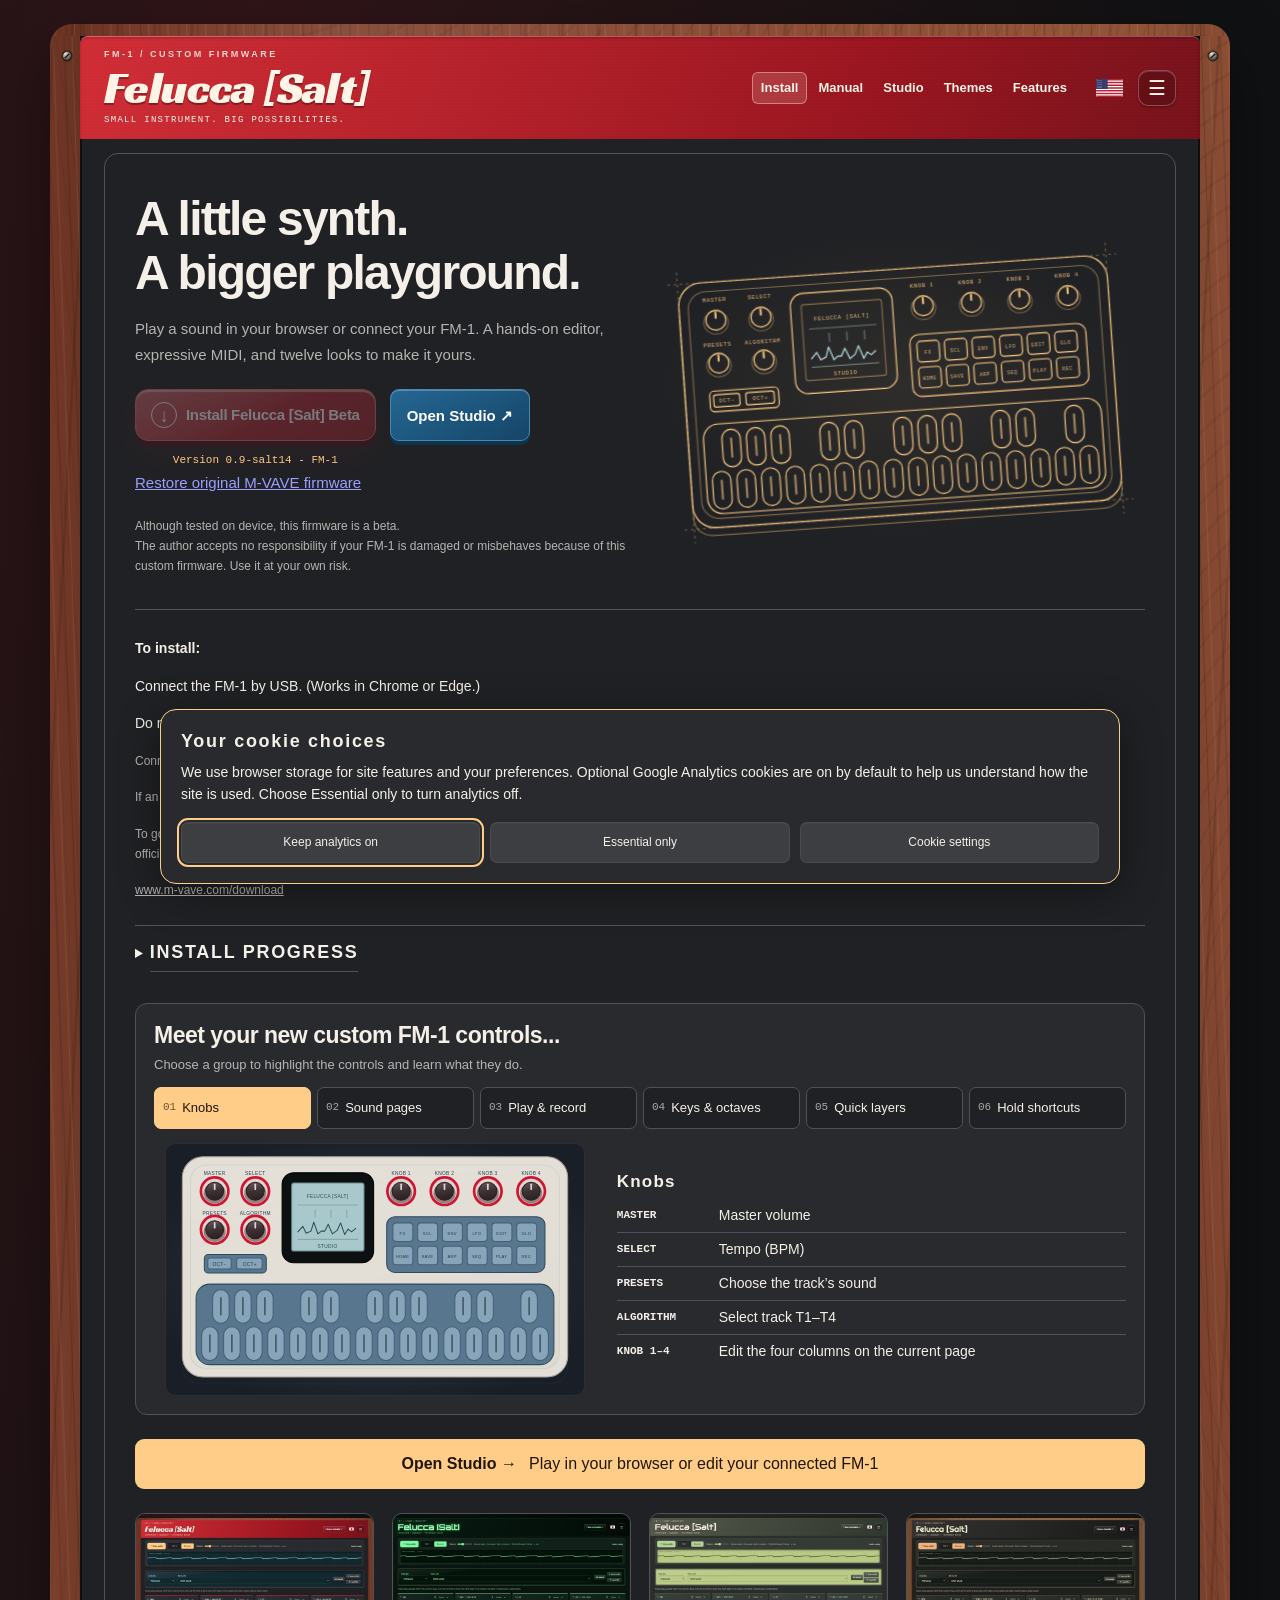
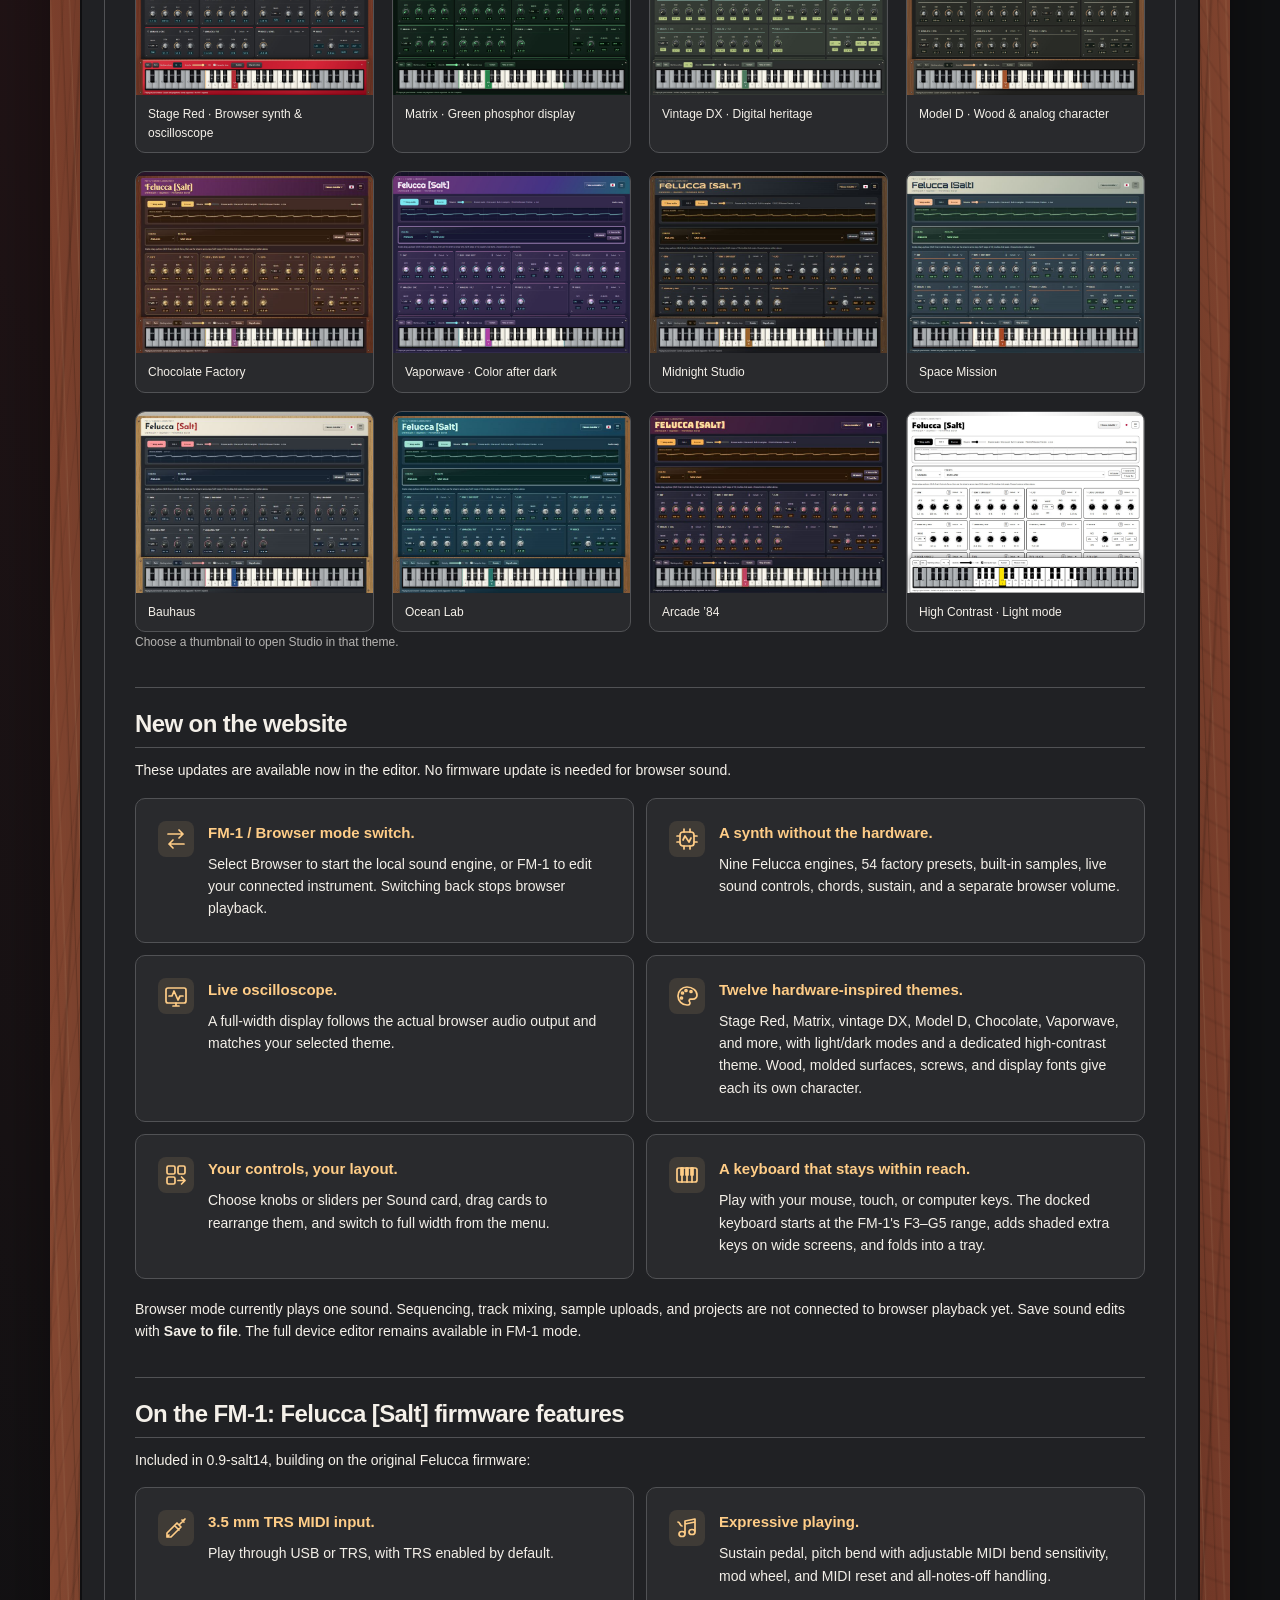
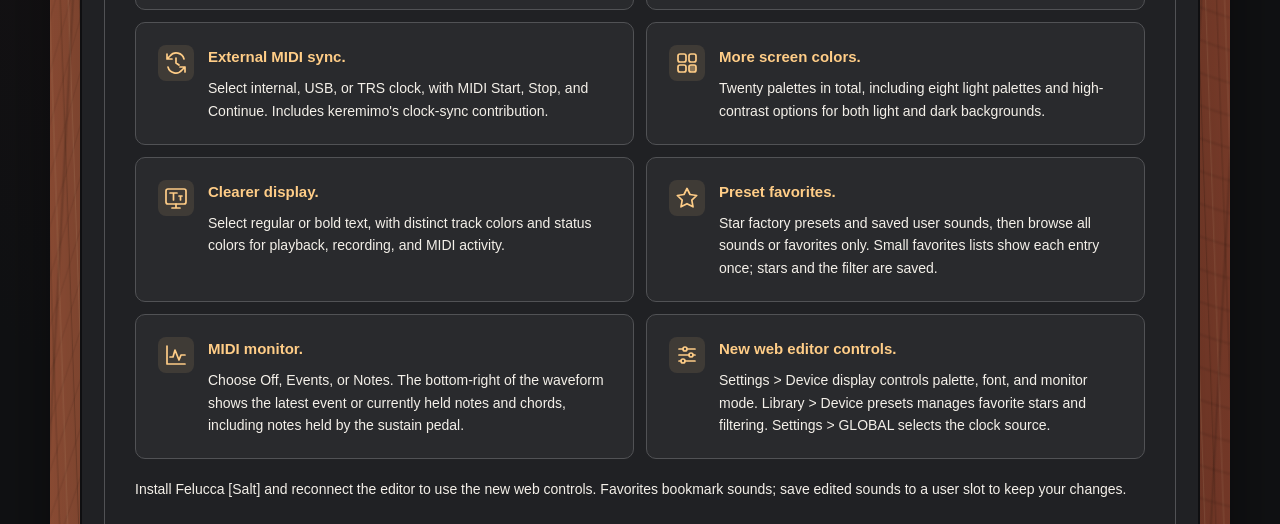
<file: index.html>
<!doctype html><meta charset="utf-8"><title>Felucca [Salt] Studio</title><meta http-equiv="refresh" content="0; url=webapp/installer/"><a href="webapp/installer/">Felucca [Salt] Studio — FM-1 installer</a>
</file>
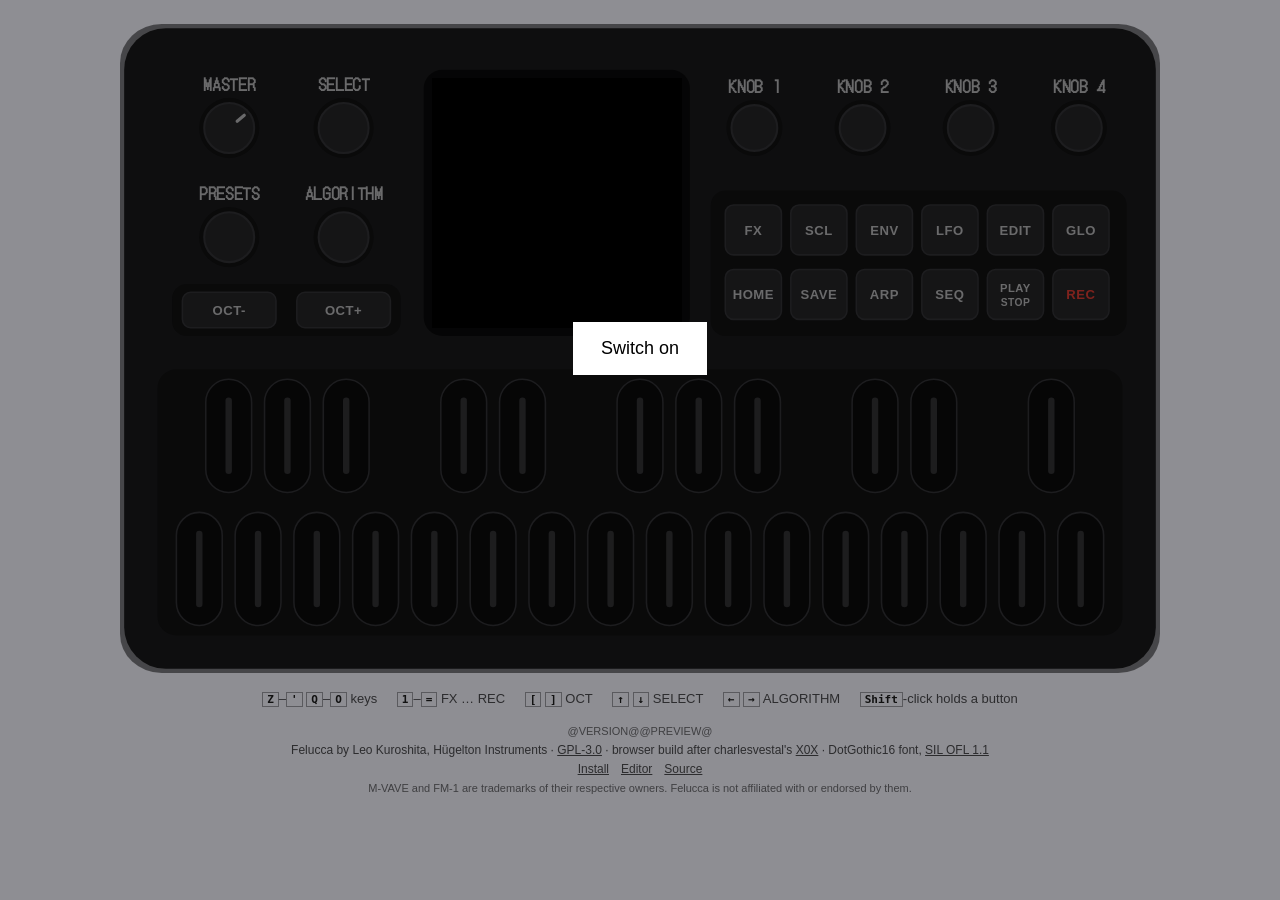
<file: web/emu/index.html>
<!doctype html>
<!-- SPDX-License-Identifier: GPL-3.0-only
     Copyright (C) 2026 Leo Kuroshita (@kurogedelic), Hügelton Instruments
     The page follows X0X's browser page, web/emu/index.html of charlesvestal/fm1-x0x (GPL-3.0), a Felucca fork. -->
<html lang="en">
<head>
<meta charset="utf-8">
<meta name="viewport" content="width=device-width, initial-scale=1">
<title>Felucca</title>
<link rel="icon" href="data:image/svg+xml,%3Csvg xmlns=%22http://www.w3.org/2000/svg%22 viewBox=%220 0 16 16%22%3E%3Crect width=%2216%22 height=%2216%22 rx=%223%22/%3E%3Crect x=%224%22 y=%224%22 width=%228%22 height=%228%22 fill=%22%23fff%22/%3E%3C/svg%3E">
<meta name="description" content="Felucca, the multi-engine synth firmware for the FM-1, running in your browser: the same code the instrument runs.">
<style>
/* DotGothic16 (SIL OFL 1.1, fonts/OFL.txt), cut to printable ASCII, for the knob labels */
@font-face { font-family: "DotGothic16"; src: url("fonts/DotGothic16-subset.woff") format("woff"); font-display: swap; }
:root { --bg: #8e8e93; --fg: #111; --dim: #2c2c2e; --rule: #5a5a5e;
        --body: #1d1d1f; --tray: #141415; --part: #2a2a2d; --edge: #3a3a3e; --label: #d6d6d8;
        --lit: #fff4d6; --green: #5fe08a; color-scheme: light; }
html, body { background: var(--bg); }
body { margin: 0; color: var(--fg); font: 13px/1.6 -apple-system, BlinkMacSystemFont, "Helvetica Neue", Arial, sans-serif; }
main { max-width: 1040px; margin: 0 auto; padding: 24px 16px 32px; }
@media (orientation: portrait) and (max-width: 700px) { main { padding: 8px 8px 24px; } }
a { color: inherit; }
.device { position: relative; width: 100%; aspect-ratio: 1000 / 624; user-select: none; -webkit-user-select: none;
          -webkit-touch-callout: none; touch-action: manipulation; }
.device svg { position: absolute; inset: 0; width: 100%; height: 100%; pointer-events: none; }
.device canvas { position: absolute; image-rendering: crisp-edges; image-rendering: pixelated; background: #000; }
.hit { position: absolute; touch-action: none; cursor: pointer; -webkit-tap-highlight-color: transparent; border-radius: 10px; }
.hit.knob { cursor: ns-resize; border-radius: 50%; }
.hit:focus-visible { outline: 2px solid var(--lit); outline-offset: 2px; }
.face { transition: fill .05s; }
.dim .face.btn { fill: #3a3934; }
.lit .face.btn { fill: var(--lit); }
.lit text { fill: #1d1d1f; }
.green .face.btn { fill: var(--green); }
.green text { fill: #0d2414; }
.face.key { fill: #0c0c0d; stroke: var(--edge); stroke-width: 1.5; }
.slit { fill: #3a3a3c; transition: fill .05s; }
.dim .slit { fill: #77777b; }
.lit .slit { fill: #ececee; filter: drop-shadow(0 0 3px rgba(255, 255, 255, .6)); }
/* #119: what can be pressed breathes, dark .. ~60 % of lit and back (hal/fm1_input.h fm1_led_breath, ~1.1 s; MENU >
 * LEDS DIM LO ~30 %): the peaks between dark and lit at ~0.8 / ~0.58 on screen (the LED's share, gamma-encoded) */
@keyframes breath-btn { 0%, 100% { fill: #3a3934; } 50% { fill: #d8cfb6; } }
@keyframes breath-slit { 0%, 100% { fill: #3a3a3c; } 50% { fill: #c8c8ca; } }
@keyframes breath-btn-lo { 0%, 100% { fill: #3a3934; } 50% { fill: #aca592; } }
@keyframes breath-slit-lo { 0%, 100% { fill: #3a3a3c; } 50% { fill: #a1a1a3; } }
.breath .face.btn { animation: breath-btn 1.13s ease-in-out infinite; }
.breath .slit { animation: breath-slit 1.13s ease-in-out infinite; }
.dimlo .breath .face.btn { animation-name: breath-btn-lo; }
.dimlo .breath .slit { animation-name: breath-slit-lo; }
@media (prefers-reduced-motion: reduce) {
  .breath .face.btn, .breath .slit { animation: none; }
  .breath .face.btn { fill: #aca592; }
  .breath .slit { fill: #a1a1a3; }
}
/* the DRUM grid's beats (hal/fm1_input.h fm1_led_mid): a steady level between the glow and lit, ~15 % (DIM LO ~10 %) */
.mid .slit { fill: #9a9a9e; }
.dimlo .mid .slit { fill: #8a8a8e; }
.held .face { stroke: var(--lit); stroke-width: 3; }
.latched .face { stroke: #79b8ff; stroke-width: 3; }
.start { position: absolute; inset: 0; display: grid; place-content: center; justify-items: center; gap: 12px;
         background: rgba(0, 0, 0, .5); border-radius: 4% / 6%; }
.start[hidden] { display: none; }
.start button { font: inherit; font-size: 18px; padding: 12px 28px; background: #fff; color: #000; border: 0; cursor: pointer; }
.start button:disabled { opacity: .4; cursor: progress; }
.start p { margin: 0; max-width: 32em; text-align: center; color: #fff; }
.keys, footer { margin: 16px 0 0; color: var(--dim); text-align: center; }
.keys span { white-space: nowrap; margin: 0 8px; }
kbd { font: 600 11px ui-monospace, Menlo, monospace; border: 1px solid var(--rule); padding: 0 4px; color: var(--fg); }
footer { margin-top: 12px; font-size: 12px; }
footer nav a { margin: 0 6px; }
footer small { font-size: 11px; opacity: .8; }
</style>
</head>
<body>
<main>
<div class="device" id="device">
  <svg id="panel" viewBox="0 0 1000 624" aria-hidden="true"></svg>
  <canvas id="screen" width="240" height="240" role="img" aria-label="The screen"></canvas>
  <div class="start" id="start"><button id="go" type="button">Switch on</button><p id="status" hidden></p></div>
</div>

<p class="keys">
  <span><kbd>Z</kbd>–<kbd>'</kbd> <kbd>Q</kbd>–<kbd>O</kbd> keys</span>
  <span><kbd>1</kbd>–<kbd>=</kbd> FX … REC</span>
  <span><kbd>[</kbd> <kbd>]</kbd> OCT</span>
  <span><kbd>↑</kbd> <kbd>↓</kbd> SELECT</span>
  <span><kbd>←</kbd> <kbd>→</kbd> ALGORITHM</span>
  <span><kbd>Shift</kbd>-click holds a button</span>
</p>

<footer>
  <small class="version">@VERSION@@PREVIEW@</small><br>
  Felucca by Leo Kuroshita, Hügelton Instruments · <a href="https://www.gnu.org/licenses/gpl-3.0.html">GPL-3.0</a> · browser build after charlesvestal's <a href="https://github.com/charlesvestal/fm1-x0x">X0X</a> · DotGothic16 font, <a href="fonts/OFL.txt">SIL OFL 1.1</a><br>
  <nav><a href="../installer/">Install</a><a href="../editor/">Editor</a><a href="https://github.com/hugelton/Felucca">Source</a></nav>
  <small>M-VAVE and FM-1 are trademarks of their respective owners. Felucca is not affiliated with or endorsed by them.</small>
</footer>
</main>

<script type="module">
const NS = "http://www.w3.org/2000/svg";
// panel.c's labels (bit = label) and encoder roles
const B = { FX: 0, SCL: 1, ENV: 2, LFO: 3, EDIT: 4, GLO: 5, HOME: 6, SAVE: 7, ARP: 8, SEQ: 9, PLAY: 10, REC: 11, "OCT-": 12, "OCT+": 13 };
const EN = { SELECT: 0, ALGORITHM: 1, PRESETS: 2, "KNOB 1": 3, "KNOB 2": 4, "KNOB 3": 5, "KNOB 4": 6 };
const PLAY_GREEN = 14;
// the 27 keys F3..G5: key k = k semitones above F3
const WHITE = [0, 2, 4, 6, 7, 9, 11, 12, 14, 16, 18, 19, 21, 23, 24, 26];
const BLACK = [1, 3, 5, 8, 10, 13, 15, 17, 20, 22, 25];
const BLACK_AFTER = [0, 1, 2, 4, 5, 7, 8, 9, 11, 12, 14];      // the white key each black one follows
const STORE = "felucca-emu-flash";

// ------------------------------------------------------------------ the panel
// Two drawings of the same controls: WIDE after the FM-1's own layout, TALL for a phone held upright (the
// screen larger, the keys across the whole width). Rebuilt when the orientation changes; the state stays.
const ROW1 = ["FX", "SCL", "ENV", "LFO", "EDIT", "GLO"], ROW2 = ["HOME", "SAVE", "ARP", "SEQ", "PLAY", "REC"];
const KNOBS = ["MASTER", "SELECT", "PRESETS", "ALGORITHM", "KNOB 1", "KNOB 2", "KNOB 3", "KNOB 4"];
const LAYOUTS = {
  wide: {
    w: 1000, h: 624, screen: [292, 44, 256],
    knobs: [[105, 100, 24], [215, 100, 24], [105, 205, 24], [215, 205, 24], [610, 100, 22], [714, 100, 22], [818, 100, 22], [922, 100, 22]],
    trays: [[50, 250, 220, 50], [568, 160, 400, 140]],
    oct: [[60, 258, 90, 34], [170, 258, 90, 34]],
    grid: [582, 174, 54, 48, 63, 62], keybed: [36, 332, 928, 256],
  },
  tall: {
    w: 600, h: 1070, screen: [130, 104, 340],
    knobs: [[66, 64, 24], [186, 64, 24], [414, 64, 24], [534, 64, 24], [90, 512, 26], [230, 512, 26], [370, 512, 26], [510, 512, 26]],
    trays: [[14, 572, 572, 146], [150, 728, 300, 62]],
    oct: [[164, 737, 128, 44], [308, 737, 128, 44]],
    grid: [24, 582, 86, 60, 94, 70], keybed: [14, 800, 572, 256],
  },
};
const svg = document.getElementById("panel"), device = document.getElementById("device"), canvas = document.getElementById("screen");
function el(tag, attrs, parent = svg) {
  const e = document.createElementNS(NS, tag);
  for (const [k, v] of Object.entries(attrs)) e.setAttribute(k, v);
  parent.appendChild(e);
  return e;
}
const SANS = "-apple-system, 'Helvetica Neue', Arial, sans-serif", DOT = "'DotGothic16', " + SANS;
function label(parent, x, y, s, size, font = SANS, ink = "var(--label)") {
  const t = el("text", { x, y, "text-anchor": "middle", "font-family": font,
                         "font-size": size, "font-weight": 600, fill: ink, "letter-spacing": ".04em" }, parent);
  t.textContent = s;
  return t;
}
const KEYNAMES = ["F", "F♯", "G", "G♯", "A", "A♯", "B", "C", "C♯", "D", "D♯", "E"];
const keyName = (k) => KEYNAMES[k % 12] + (3 + Math.floor((k + 5) / 12));

let node = null, btnMask = 0, keyMask = 0, latched = 0, masterValue = 700, lastLeds = [0, 0, 0, 0, 0], layout = null;
const angle = Object.fromEntries(KNOBS.map((n) => [n, 0]));
angle.MASTER = -135 + 270 * masterValue / 1023;
const knobs = [], buttons = [], keys = [];
const btnBy = new Map(), keyBy = new Map();                   // pointer / key code -> label bit or key
const send = (m) => { if (node) node.port.postMessage(m); };

function build(name) {
  const L = LAYOUTS[name];
  layout = name;
  svg.innerHTML = "";
  svg.setAttribute("viewBox", `0 0 ${L.w} ${L.h}`);
  device.style.aspectRatio = `${L.w} / ${L.h}`;
  for (const d of device.querySelectorAll(".hit")) d.remove();
  knobs.length = buttons.length = keys.length = 0;
  el("rect", { x: 4, y: 4, width: L.w - 8, height: L.h - 8, rx: 40, fill: "var(--body)" });
  for (const [x, y, w, h] of L.trays) el("rect", { x, y, width: w, height: h, rx: 14, fill: "var(--tray)" });
  const [sx, sy, ss] = L.screen;
  el("rect", { x: sx, y: sy, width: ss, height: ss, rx: 18, fill: "#0b0b0c" });
  const inset = ss / 32;                                         // the 240 x 240 panel inside its bezel
  Object.assign(canvas.style, { left: `${(sx + inset) / L.w * 100}%`, top: `${(sy + inset) / L.h * 100}%`,
                                width: `${(ss - 2 * inset) / L.w * 100}%`, height: `${(ss - 2 * inset) / L.h * 100}%` });
  KNOBS.forEach((n, i) => {
    const [x, y, r] = L.knobs[i], g = el("g", {});
    el("circle", { cx: x, cy: y, r: r + 5, fill: "var(--tray)" }, g);
    el("circle", { cx: x, cy: y, r, fill: "var(--part)", stroke: "var(--edge)", "stroke-width": 2 }, g);
    const ind = n === "MASTER" ? el("line", { x1: x, y1: y - r + 5, x2: x, y2: y - r + 14, stroke: "var(--label)", "stroke-width": 3, "stroke-linecap": "round" }, g) : null;
    label(g, x, y - r - 12, n, 16, DOT);
    el("circle", { cx: x, cy: y, r: r + 12, fill: "transparent" }, g);
    knobs.push({ g, ind, x, y, name: n, role: n === "MASTER" ? "master" : EN[n] });
  });
  const button = ([x, y, w, h], n, sub) => {
    const g = el("g", {});
    el("rect", { x, y, width: w, height: h, rx: 8, fill: "var(--part)", stroke: "var(--edge)", "stroke-width": 1.5, class: "face btn" }, g);
    const ink = n === "REC" ? "#ff453a" : undefined;
    if (sub) { label(g, x + w / 2, y + h / 2 - 2, n, 10.8, SANS, ink); label(g, x + w / 2, y + h / 2 + 11, sub, 9.9); }
    else label(g, x + w / 2, y + h / 2 + 4.5, n, 12.6, SANS, ink);
    buttons.push({ g, bit: B[n], name: sub ? `${n} / ${sub}` : n });
  };
  button(L.oct[0], "OCT-");
  button(L.oct[1], "OCT+");
  const [gx, gy, gw, gh, dx, dy] = L.grid;
  for (let i = 0; i < 6; i++) {
    button([gx + i * dx, gy, gw, gh], ROW1[i]);
    button([gx + i * dx, gy + dy, gw, gh], ROW2[i], ROW2[i] === "PLAY" ? "STOP" : "");
  }
  const [x0, y0, w, h] = L.keybed;
  el("rect", { x: x0, y: y0, width: w, height: h, rx: 18, fill: "var(--tray)" });
  // the keys: two rows of the same black keys, each with a slit down its middle that lights
  const pitch = (w - 24) / 16, kw = pitch * 0.78, kh = h * 0.425, sw = Math.max(3, kw * 0.14);
  const key = (cx, cy, k) => {
    const g = el("g", {}), y = cy - kh / 2;
    el("rect", { x: cx - kw / 2, y, width: kw, height: kh, rx: kw / 2, class: "face key" }, g);
    el("rect", { x: cx - sw / 2, y: y + kw * 0.4, width: sw, height: kh - kw * 0.8, rx: sw / 2, class: "slit" }, g);
    el("rect", { x: cx - pitch / 2, y: cy - h * 0.24, width: pitch, height: h * 0.48, fill: "transparent" }, g);   // its target
    keys[k] = { g, name: keyName(k) };
  };
  WHITE.forEach((k, i) => key(x0 + 12 + (i + 0.5) * pitch, y0 + h * 0.75, k));
  BLACK_AFTER.forEach((a, j) => key(x0 + 12 + (a + 1) * pitch, y0 + h * 0.25, BLACK[j]));
  // HTML targets over the drawing (pointer-events: none): touch-action and pointer capture work on them everywhere
  const hit = (c, cls, role) => {
    const b = c.g.getBBox(), d = document.createElement("div");
    d.className = "hit" + (cls ? " " + cls : "");
    Object.assign(d.style, { left: `${b.x / L.w * 100}%`, top: `${b.y / L.h * 100}%`,
                             width: `${b.width / L.w * 100}%`, height: `${b.height / L.h * 100}%` });
    d.setAttribute("role", role);
    d.setAttribute("aria-label", c.name);
    d.title = c.name;
    d.tabIndex = 0;
    d.addEventListener("touchstart", (e) => e.preventDefault(), { passive: false });
    d.addEventListener("contextmenu", (e) => e.preventDefault());
    device.insertBefore(d, document.getElementById("start"));
    c.hit = d;
  };
  knobs.forEach((k) => { hit(k, "knob", "slider"); bindKnob(k); drawKnob(k); });
  buttons.forEach((b) => { hit(b, "", "button"); bindButton(b); });
  keys.forEach((k, i) => { hit(k, "", "button"); bindKey(k, i); });
  syncButtons(true);
  syncKeys(true);
  drawLights(lastLeds);
}

// ------------------------------------------------------------------ input
function syncButtons(redraw) {
  let m = latched;
  for (const b of btnBy.values()) m |= 1 << b;
  if (m !== btnMask) { btnMask = m; send({ type: "buttons", mask: m }); }
  else if (!redraw) return;
  for (const b of buttons) {
    const on = !!(m & (1 << b.bit));
    b.g.classList.toggle("held", on);
    b.g.classList.toggle("latched", !!(latched & (1 << b.bit)));
    b.hit.setAttribute("aria-pressed", on);
  }
}
function syncKeys(redraw) {
  let m = 0;
  for (const k of keyBy.values()) m |= 1 << k;
  if (m !== keyMask) { keyMask = m; send({ type: "keys", mask: m }); }
  else if (!redraw) return;
  keys.forEach((k, i) => k.g.classList.toggle("held", !!(m & (1 << i))));
}
function bindButton(b) {
  b.hit.addEventListener("pointerdown", (e) => {
    e.preventDefault();
    if (e.shiftKey || e.button === 2) { latched ^= 1 << b.bit; syncButtons(true); return; }
    if (latched & (1 << b.bit)) { latched &= ~(1 << b.bit); syncButtons(true); return; }
    b.hit.setPointerCapture(e.pointerId);
    btnBy.set("p" + e.pointerId, b.bit);
    syncButtons();
  });
  b.hit.addEventListener("keydown", (e) => {
    if ((e.key === "Enter" || e.key === " ") && !e.repeat) { btnBy.set("f" + b.bit, b.bit); syncButtons(); e.preventDefault(); e.stopPropagation(); }
  });
  b.hit.addEventListener("keyup", () => { if (btnBy.delete("f" + b.bit)) syncButtons(); });
}
function bindKey(k, i) {
  k.hit.addEventListener("pointerdown", (e) => {
    e.preventDefault();
    k.hit.setPointerCapture(e.pointerId);
    keyBy.set("p" + e.pointerId, i);
    syncKeys();
  });
}
function release(e) {
  const id = "p" + e.pointerId;
  if (btnBy.delete(id)) syncButtons();
  if (keyBy.delete(id)) syncKeys();
}
for (const t of ["pointerup", "pointercancel", "lostpointercapture"]) device.addEventListener(t, release);

function drawKnob(k) { if (k.ind) k.ind.setAttribute("transform", `rotate(${angle[k.name]} ${k.x} ${k.y})`); }
function turn(k, n) {
  if (!n) return;
  if (k.role === "master") {
    masterValue = Math.max(0, Math.min(1023, masterValue + n * 16));
    angle.MASTER = -135 + 270 * masterValue / 1023;
    send({ type: "master", value: masterValue });
  } else {
    angle[k.name] = (angle[k.name] + n * 18) % 360;            // 20 detents a turn
    send({ type: "enc", role: k.role, n });
  }
  drawKnob(k);
}
function bindKnob(k) {
  let drag = null, wheel = 0;
  k.hit.addEventListener("pointerdown", (e) => {
    e.preventDefault();
    k.hit.setPointerCapture(e.pointerId);
    drag = { y: e.clientY, acc: 0 };
  });
  k.hit.addEventListener("pointermove", (e) => {
    if (!drag) return;
    drag.acc += drag.y - e.clientY;
    drag.y = e.clientY;
    const step = k.role === "master" ? 3 : 8, n = Math.trunc(drag.acc / step);
    if (n) { drag.acc -= n * step; turn(k, n); }
  });
  const end = () => { drag = null; };
  k.hit.addEventListener("pointerup", end);
  k.hit.addEventListener("pointercancel", end);
  k.hit.addEventListener("wheel", (e) => {
    e.preventDefault();
    const dy = e.deltaMode === 1 ? e.deltaY * 33 : e.deltaY;
    if (Math.abs(dy) >= 50) { turn(k, dy < 0 ? 1 : -1); wheel = 0; return; }   // a wheel notch: one detent
    wheel -= dy;                                                                   // a trackpad: by distance
    const n = Math.trunc(wheel / 25);
    if (n) { wheel -= n * 25; turn(k, n); }
  }, { passive: false });
  k.hit.addEventListener("keydown", (e) => {
    const d = { ArrowUp: 1, ArrowRight: 1, ArrowDown: -1, ArrowLeft: -1 }[e.key];
    if (d) { turn(k, d); e.preventDefault(); e.stopPropagation(); }
  });
}
const tall = matchMedia("(orientation: portrait) and (max-width: 700px)");
build(tall.matches ? "tall" : "wide");
tall.addEventListener("change", () => build(tall.matches ? "tall" : "wide"));
document.fonts?.load("16px DotGothic16").then(() => build(layout), () => {});   // the labels' width: the hit areas

// the computer keyboard, every key one control: F3..A#4 on the Z (white) and A (black) rows, B4..G5 on Q..O
// in semitones, the twelve buttons on the number row in the panel's order (held while the key is), [ ] OCT
const KEYMAP = {};
["KeyZ", "KeyX", "KeyC", "KeyV", "KeyB", "KeyN", "KeyM", "Comma", "Period", "Slash"].forEach((c, i) => KEYMAP[c] = { key: WHITE[i] });
[["KeyS", 1], ["KeyD", 3], ["KeyF", 5], ["KeyH", 8], ["KeyJ", 10], ["KeyL", 13], ["Semicolon", 15], ["Quote", 17]].forEach(([c, k]) => KEYMAP[c] = { key: k });
["KeyQ", "KeyW", "KeyE", "KeyR", "KeyT", "KeyY", "KeyU", "KeyI", "KeyO"].forEach((c, i) => KEYMAP[c] = { key: 18 + i });
["Digit1", "Digit2", "Digit3", "Digit4", "Digit5", "Digit6", "Digit7", "Digit8", "Digit9", "Digit0", "Minus", "Equal"]
  .forEach((c, i) => KEYMAP[c] = { btn: B[[...ROW1, ...ROW2][i]] });
Object.assign(KEYMAP, { BracketLeft: { btn: B["OCT-"] }, BracketRight: { btn: B["OCT+"] } });
const ARROWS = { ArrowUp: [EN.SELECT, 1], ArrowDown: [EN.SELECT, -1], ArrowRight: [EN.ALGORITHM, 1], ArrowLeft: [EN.ALGORITHM, -1] };
addEventListener("keydown", (e) => {
  if (!node || e.metaKey || e.ctrlKey || e.altKey || e.target.closest?.(".hit.knob")) return;
  if (ARROWS[e.code]) { const [r, n] = ARROWS[e.code]; turn(knobs.find((k) => k.role === r), n); e.preventDefault(); return; }
  const m = KEYMAP[e.code];
  if (!m) return;
  e.preventDefault();
  if (e.repeat) return;
  if (m.key !== undefined) { keyBy.set("k" + e.code, m.key); syncKeys(); }
  else { btnBy.set("k" + e.code, m.btn); syncButtons(); }
});
addEventListener("keyup", (e) => {
  const id = "k" + e.code;
  if (keyBy.delete(id)) syncKeys();
  if (btnBy.delete(id)) syncButtons();
});
addEventListener("blur", () => {
  for (const id of [...btnBy.keys()]) if (id[0] !== "p") btnBy.delete(id);
  for (const id of [...keyBy.keys()]) if (id[0] !== "p") keyBy.delete(id);
  syncButtons();
  syncKeys();
});

// ------------------------------------------------------------------ screen and lights
const ctx = document.getElementById("screen").getContext("2d");
const img = ctx.createImageData(240, 240);
function drawScreen(fb) {
  const d = img.data;
  for (let i = 0; i < 240 * 240; i++) {
    const v = fb[i], p = ((v >> 8) | (v << 8)) & 0xFFFF;          // the panel's byte order -> RGB565
    d[i * 4] = ((p >> 11) & 31) * 255 / 31;
    d[i * 4 + 1] = ((p >> 5) & 63) * 255 / 63;
    d[i * 4 + 2] = (p & 31) * 255 / 31;
    d[i * 4 + 3] = 255;
  }
  ctx.putImageData(img, 0, 0);
}
// the power-on sweep (hal/fm1_led_anim.h): a level per LED, lit frames /64 (| 128: the glow under them), drawn as the
// LED's share of lit between its dark (or glowing) colour and the lit one, mixed in linear light
const lin = (h) => [1, 3, 5].map((i) => (parseInt(h.slice(i, i + 2), 16) / 255) ** 2.2);
const ANIM = { btn: [lin("#3a3934"), lin("#3a3934"), lin("#fff4d6")], slit: [lin("#3a3a3c"), lin("#77777b"), lin("#ececee")] };
function animFill(kind, q) {
  const [dark, glow, lit] = ANIM[kind], s = Math.min(q & 127, 64) / 64, base = q & 128 ? glow : dark;
  const c = base.map((v, i) => Math.round(255 * (v + (lit[i] - v) * s) ** (1 / 2.2)));
  return `rgb(${c.join(",")})`;
}
function drawAnim(anim) {
  for (const b of buttons) b.g.querySelector(".face").style.fill = anim ? animFill("btn", anim[b.bit]) : "";
  keys.forEach((k, i) => { k.g.querySelector(".slit").style.fill = anim ? animFill("slit", anim[14 + i]) : ""; });
}
function drawLights([litB, litK, dimB, dimK, dimLo = 0, brB = 0, brK = 0, midK = 0], anim = null) {
  drawAnim(anim);
  document.documentElement.classList.toggle("dimlo", !!dimLo);   // (the breath's lower peak)
  for (const b of buttons) {
    const bit = 1 << b.bit, green = b.bit === B.PLAY && (litB & (1 << PLAY_GREEN));
    b.g.classList.toggle("lit", !!(litB & bit) && !green);
    b.g.classList.toggle("green", !!green);
    b.g.classList.toggle("dim", !!(dimB & bit));
    b.g.classList.toggle("breath", !!(brB & bit));
  }
  keys.forEach((k, i) => {
    k.g.classList.toggle("lit", !!(litK & (1 << i)));
    k.g.classList.toggle("dim", !!(dimK & (1 << i)));
    k.g.classList.toggle("breath", !!(brK & (1 << i)));
    k.g.classList.toggle("mid", !!(midK & (1 << i)));
  });
}

// ------------------------------------------------------------------ the flash, kept in this browser
function loadFlash() {
  try {
    const raw = JSON.parse(localStorage.getItem(STORE) || "{}"), out = {};
    for (const [off, b64] of Object.entries(raw)) out[off] = Uint8Array.from(atob(b64), (c) => c.charCodeAt(0));
    return out;
  } catch { return {}; }
}
function saveFlash(sectors) {
  try {
    const raw = {};
    for (const [off, u8] of Object.entries(sectors)) {
      let s = "";
      for (let i = 0; i < u8.length; i += 4096) s += String.fromCharCode.apply(null, u8.subarray(i, i + 4096));
      raw[off] = btoa(s);
    }
    localStorage.setItem(STORE, JSON.stringify(raw));
    return true;
  } catch { return false; }                                       // private mode, full: this session only
}

// ------------------------------------------------------------------ Web MIDI in (channel messages)
async function midiOn() {
  if (!navigator.requestMIDIAccess) return;
  try {
    const access = await navigator.requestMIDIAccess();
    const bind = () => {
      for (const input of access.inputs.values()) {
        input.onmidimessage = (e) => {
          const d = e.data;
          if (d.length >= 2 && d[0] >= 0x80 && d[0] < 0xF0) send({ type: "midi", data: [d[0], d[1], d[2] || 0] });
        };
      }
    };
    access.onstatechange = bind;
    bind();
  } catch { /* no permission: the panel only */ }
}

// ------------------------------------------------------------------ switching on
const status = document.getElementById("status");
const say = (t) => { status.textContent = t; status.hidden = !t; };
async function switchOn() {
  const go = document.getElementById("go");
  go.disabled = true;
  go.textContent = "Starting…";
  try {
    const ac = new AudioContext({ sampleRate: 44100, latencyHint: "interactive" });
    const [wasm] = await Promise.all([
      fetch("felucca.wasm").then((r) => { if (!r.ok) throw new Error(`felucca.wasm: ${r.status}`); return r.arrayBuffer(); }),
      ac.audioWorklet.addModule("worklet.js")]);
    node = new AudioWorkletNode(ac, "felucca", { numberOfInputs: 0, numberOfOutputs: 1, outputChannelCount: [2] });
    node.connect(ac.destination);
    let warned = false;
    await new Promise((res, rej) => {
      node.port.onmessage = (e) => {
        const m = e.data;
        if (m.type === "ready") res();
        else if (m.type === "error") rej(new Error(m.message));
        else if (m.type === "frame") {
          if (m.fb) drawScreen(m.fb);
          if (m.leds) drawLights(lastLeds = m.leds, m.anim);
          if (m.sectors && !saveFlash(m.sectors) && !warned) {
            warned = true;
            console.warn("Felucca: this browser does not keep the saves; they last until the page closes.");
          }
        }
      };
      node.port.postMessage({ type: "load", wasm, sectors: loadFlash(), master: masterValue }, [wasm]);
    });
    await ac.resume();
    document.getElementById("start").hidden = true;
    go.textContent = "On";
    if (ac.sampleRate !== 44100) console.warn(`Felucca: the browser plays at ${ac.sampleRate} Hz, the pitch is off by ${(1200 * Math.log2(ac.sampleRate / 44100)).toFixed(0)} cents.`);
    syncButtons();
    syncKeys();
    send({ type: "visible", on: !document.hidden });
    midiOn();
  } catch (err) {
    node = null;
    go.disabled = false;
    go.textContent = "Switch on";
    say("Could not start: " + (err && err.message || err) + ". A current Chrome, Edge, Firefox or Safari should work.");
  }
}
document.getElementById("go").addEventListener("click", switchOn);
document.addEventListener("visibilitychange", () => send({ type: "visible", on: !document.hidden }));
</script>
</body>
</html>
</file>
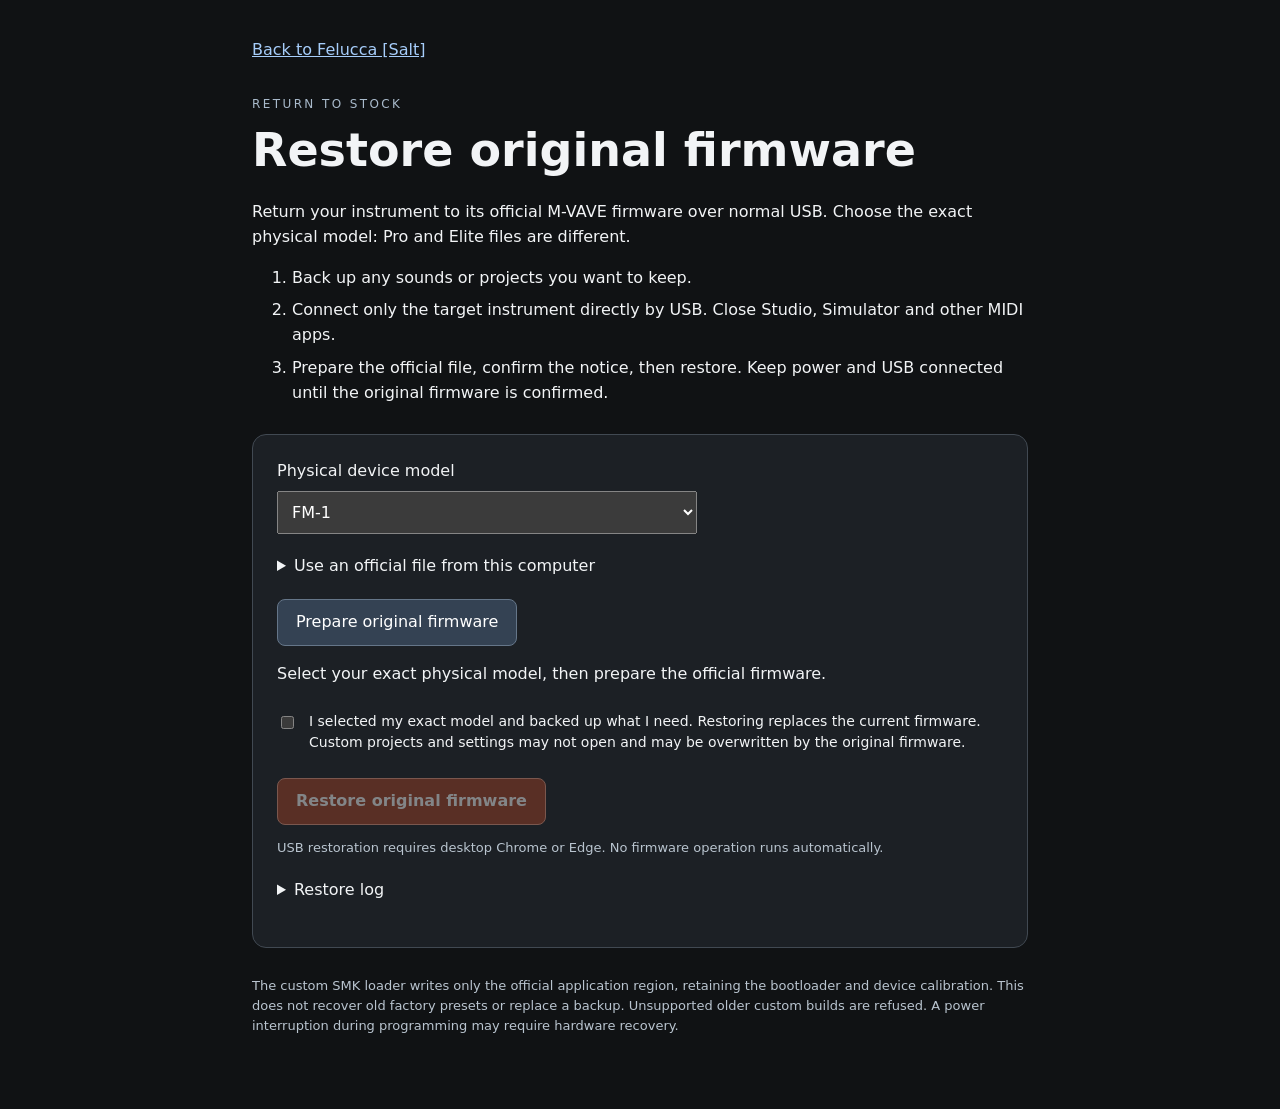
<file: web/restore-stock/index.html>
<!doctype html>
<!-- SPDX-License-Identifier: GPL-3.0-only -->
<html lang="en"><head><meta charset="utf-8"><meta name="viewport" content="width=device-width,initial-scale=1"><title>Restore original firmware</title><link rel="stylesheet" href="style.css"></head>
<body><main><a id="back" href="../">Back to installer</a><p class="eyebrow">RETURN TO STOCK</p><h1>Restore original firmware</h1>
<p>Return your instrument to its official M-VAVE firmware over normal USB. Choose the exact physical model: Pro and Elite files are different.</p>
<ol><li>Back up any sounds or projects you want to keep.</li><li>Connect only the target instrument directly by USB. Close Studio, Simulator and other MIDI apps.</li><li>Prepare the official file, confirm the notice, then restore. Keep power and USB connected until the original firmware is confirmed.</li></ol>
<section><label for="model">Physical device model</label><select id="model"></select>
<details><summary>Use an official file from this computer</summary><p>SMK Pro / Elite 016 downloads automatically. For FM-1, select the unmodified official V15 <code>FM-1.fwsc</code> from M-VAVE. Files are checked locally and are not uploaded.</p><input id="file" type="file" accept=".fwsc" aria-label="Official firmware file"></details>
<button id="prepare">Prepare original firmware</button><p id="status" role="status" aria-live="polite">Loading restore tools...</p>
<label class="notice"><input id="ack" type="checkbox"> I selected my exact model and backed up what I need. Restoring replaces the current firmware. Custom projects and settings may not open and may be overwritten by the original firmware.</label>
<button id="restore" disabled>Restore original firmware</button><p id="browser-note">USB restoration requires desktop Chrome or Edge. No firmware operation runs automatically.</p>
<details><summary>Restore log</summary><pre id="log" aria-live="polite"></pre><button id="save-log">Save log</button></details></section>
<p class="fine">The custom SMK loader writes only the official application region, retaining the bootloader and device calibration. This does not recover old factory presets or replace a backup. Unsupported older custom builds are refused. A power interruption during programming may require hardware recovery.</p>
</main><script type="module" src="app.js?v=progress1"></script></body></html>
</file>
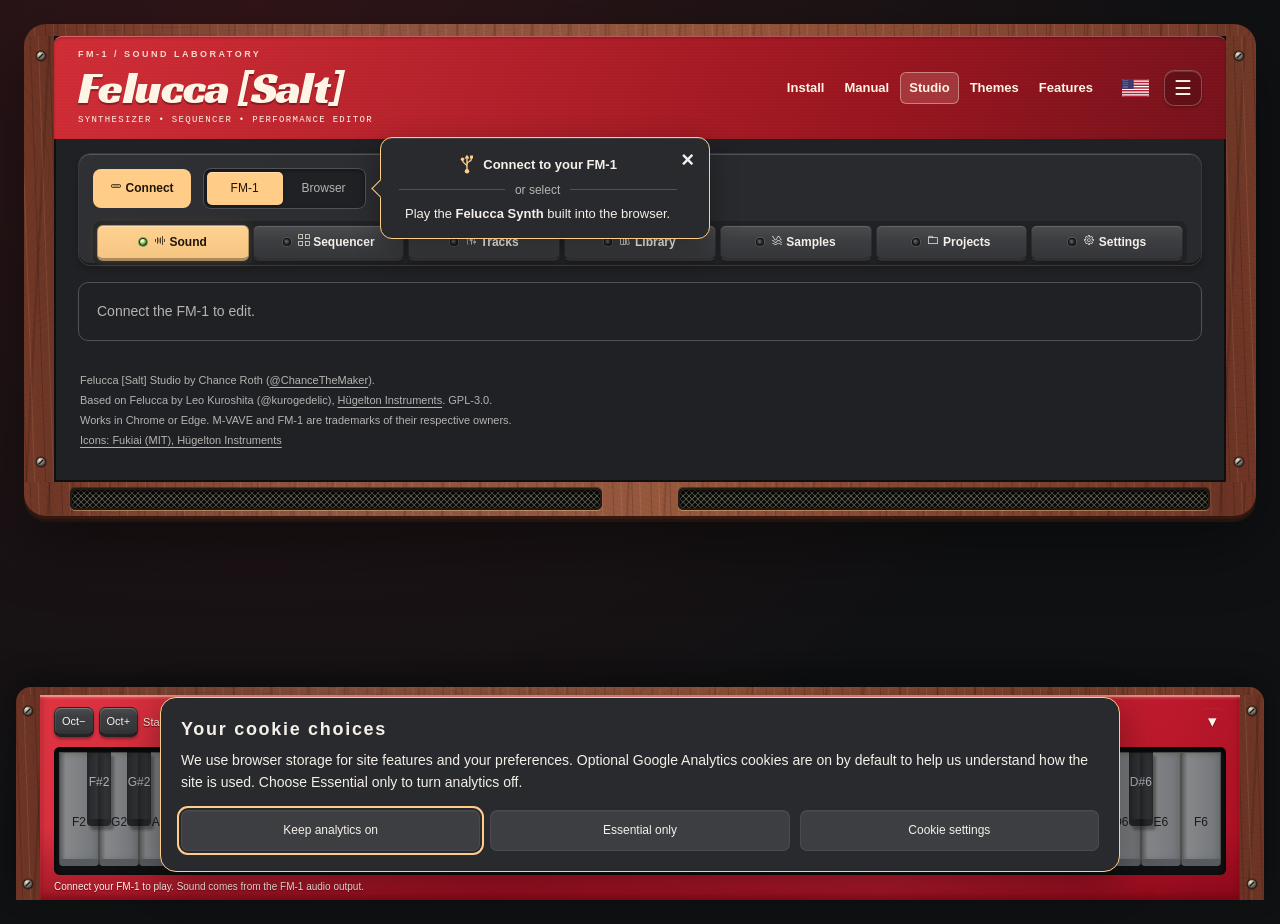
<file: webapp/editor/index.html>
<!doctype html>
<!-- SPDX-License-Identifier: GPL-3.0-only
     Copyright (C) 2026 Leo Kuroshita (@kurogedelic), Hügelton Instruments -->
<!-- Felucca web editor. One file, no libraries. Protocol: EDITOR_PROTOCOL.md.
     Add ?mock=1 to the URL to use a built-in simulated device. -->
<html lang="en">
<head>
<meta charset="utf-8">
<script defer src="analytics.js"></script>
<script defer src="site-nav.js"></script>
<meta name="viewport" content="width=device-width, initial-scale=1">
<title>Felucca [Salt] Studio</title>
<style>
  /* Fukiai: Hügelton Instruments' icon font (MIT, FUKIAI-LICENSE.txt). Icons are text in .ic spans;
     they stay hidden until the face has loaded (html.fk), so a missing font never shows boxes. */
  @font-face { font-family: "Fukiai"; src: url("fukiai.ttf") format("truetype"); font-display: block; unicode-range: U+EA00-EB09; }
  :root { --bg: #fff; --fg: #000; --dim: #777; --line: #ccc;
    --piano-white: #fff; --piano-black: #000; --piano-active: #555; }
  @media (prefers-color-scheme: dark) {
    :root:not([data-theme="light"]) { --bg: #000; --fg: #fff; --dim: #888; --line: #444; }
  }
  :root[data-theme="dark"] { --bg: #000; --fg: #fff; --dim: #888; --line: #444; }
  html { color-scheme: light dark; }
  body { margin: 0; background: var(--bg); color: var(--fg);
         font: 13px/1.4 -apple-system, BlinkMacSystemFont, "Helvetica Neue", Arial, sans-serif;
         font-variant-numeric: tabular-nums; }
  main { max-width: 1100px; margin: 0 auto; padding: 16px; }
  h1 { font-size: 18px; font-weight: 600; margin: 0 0 8px; }
  h2 { font-size: 13px; font-weight: 600; margin: 0 0 4px; padding-bottom: 2px; border-bottom: 1px solid var(--fg); }
  h3 { font-size: 11px; font-weight: 400; color: var(--dim); margin: 4px 0 0; }
  a { color: inherit; }
  .lang { float: right; font-size: 12px; color: var(--dim); text-decoration: underline; background: none; padding: 0; }
  button { font: inherit; background: var(--fg); color: var(--bg); border: 0; padding: 2px 10px; cursor: pointer; }
  button:disabled { opacity: .3; cursor: default; }
  button.lang { color: var(--dim); background: none; }
  select, input[type=text], input[type=number], input[type=search] {
    font: inherit; color: var(--fg); background: var(--bg); border: 1px solid var(--line); padding: 1px 3px; border-radius: 0; }
  input[type=range] { width: 100%; margin: 0; accent-color: var(--fg); }
  input[type=checkbox] { accent-color: var(--fg); margin: 0; }
  .bar { display: flex; flex-wrap: wrap; gap: 6px 12px; align-items: center; margin: 0 0 8px; }
  .dim { color: var(--dim); }
  #status { min-height: 1.4em; }
  section { margin: 12px 0; }
  .groups { columns: 250px; column-gap: 20px; }
  .group { break-inside: avoid; margin: 0 0 12px; }
  .row { display: grid; grid-template-columns: 46px 1fr 70px; gap: 6px; align-items: center; min-height: 22px; }
  .row .v { text-align: right; white-space: nowrap; }
  .row select { width: 100%; }
  .browser { display: flex; flex-wrap: wrap; gap: 12px; align-items: flex-start; }
  .browser select[size] { min-width: 150px; }
  .slots { display: grid; grid-template-columns: auto auto auto auto; gap: 3px 8px; align-items: center; justify-content: start; }
  table { border-collapse: collapse; }
  th { font-weight: 400; color: var(--dim); text-align: left; padding: 0 6px 2px 0; }
  td { padding: 1px 6px 1px 0; }
  td.i { color: var(--dim); text-align: right; }
  #steps input[type=text] { width: 120px; }
  #steps input[type=number] { width: 48px; }
  #steps .bad { outline: 1px solid var(--fg); text-decoration: underline wavy; }
  #steps tr.off td { color: var(--dim); }
  .stepcols { columns: 470px; column-gap: 24px; }
  .stepcols table { break-inside: avoid; }
  @media (max-width: 600px) {
    .stepcols { columns: auto; overflow-x: auto; }
    #steps input[type=text] { width: 84px; }
    #steps input[type=number] { width: 42px; }
    #steps th, #steps td { padding-right: 3px; }
  }
  .smp { margin: 0 0 14px; padding: 6px 0 0; border-top: 1px solid var(--line); }
  .smp.over { outline: 1px solid var(--fg); outline-offset: 2px; }
  .smp .head { display: flex; flex-wrap: wrap; gap: 4px 12px; align-items: center; }
  .smp .head b { font-weight: 600; min-width: 40px; }
  .smp progress { width: 160px; height: 6px; accent-color: var(--fg); }
  .smp table { margin: 4px 0; }
  .smp input.name { width: 80px; text-transform: uppercase; }
  .smp input.root { width: 48px; }
  .smp .bad { text-decoration: underline wavy; }
  footer { margin-top: 24px; font-size: 11px; color: var(--dim); }
  .play-keyboard { margin-top: 24px; border-top: 1px solid var(--fg); padding-top: 12px; }
  .play-controls { display: flex; flex-wrap: wrap; gap: 8px 16px; align-items: center; margin: 8px 0; }
  .play-controls label { display: inline-flex; align-items: center; gap: 6px; }
  .play-controls input[type="range"] { width: 90px; }
  .piano-scroll { overflow-x: auto; padding: 4px 0; }
  .piano { position: relative; height: 132px; min-width: 720px; touch-action: none; user-select: none; }
  .piano button { position: absolute; top: 0; height: 128px; width: calc(100% / 16); padding: 0 0 9px;
    display: flex; flex-direction: column; justify-content: end; align-items: center; gap: 3px;
    border: 1px solid var(--piano-black); border-radius: 0 0 4px 4px; background: var(--piano-white); color: var(--piano-black); touch-action: none; }
  .piano button.black { z-index: 1; width: calc(60% / 16); height: 82px; background: var(--piano-black); color: var(--piano-white); }
  .piano button[aria-pressed="true"] { background: var(--piano-active); color: var(--piano-white); box-shadow: inset 0 -5px var(--piano-black); }
  .piano button:focus-visible { outline: 3px dashed var(--piano-active); outline-offset: 2px; }
  .piano button:disabled { opacity: .55; cursor: default; }
  .piano small { font-size: 10px; }
  .row.pushed .v { font-weight: 600; }
  /* librarian: local library and the device's user bank side by side, stacked on a phone */
  .libcols { display: grid; grid-template-columns: repeat(auto-fit, minmax(min(100%, 340px), 1fr)); gap: 8px 24px; margin-top: 6px; }
  .libcols > div { min-width: 0; }
  .libcols .bar input[type=search] { flex: 1 1 120px; min-width: 0; }
  .list { height: 260px; overflow: auto; border: 1px solid var(--line); resize: vertical; }
  .list table { width: 100%; table-layout: fixed; }
  .list th { position: sticky; top: 0; background: var(--bg); padding: 1px 6px; }
  .list td { padding: 1px 6px; white-space: nowrap; overflow: hidden; text-overflow: ellipsis; }
  .list tr[data-id], .list tr[data-slot] { cursor: pointer; }
  .list tr.sel td { background: var(--fg); color: var(--bg); }
  .list tr.empty td { color: var(--dim); }
  .list tr.over td { outline: 1px dashed var(--fg); outline-offset: -1px; }
  .list.over { outline: 1px solid var(--fg); }
  .list .none { padding: 6px; color: var(--dim); }
  .list col.n { width: 40px; } .list col.e { width: 72px; } .list col.d { width: 78px; }
  .ic { font-family: "Fukiai"; font-style: normal; font-weight: 400; font-synthesis: none; line-height: 1; margin-right: .3em; }
  html:not(.fk) .ic { display: none; }
  /* wave choices: a page-drawn picker so the options can carry an icon (Chrome 135+); native menus get words only */
  @supports (appearance: base-select) {
    select.wave, select.wave::picker(select) { appearance: base-select; }
    select.wave { padding: 1px 3px; min-block-size: 0; border: 1px solid var(--line); border-radius: 0; background: var(--bg); color: var(--fg); }
    select.wave > button { font: inherit; background: none; color: inherit; padding: 0; text-align: start; }
    select.wave::picker(select) { border: 1px solid var(--line); background: var(--bg); color: var(--fg); padding: 0; }
    select.wave option { padding: 1px 6px; min-block-size: 0; }
    select.wave option:checked { font-weight: 600; }
    select.wave option:hover, select.wave option:focus-visible { background: var(--fg); color: var(--bg); }
    select.wave option::checkmark { display: none; }
  }
  /* tabs: a wrapping row of plain buttons, the open one inverted; header stays at the top on wide screens */
  .top { position: sticky; top: 0; z-index: 5; background: var(--bg); padding: 4px 0 0; }
  @media (max-width: 600px) { .top { position: static; } }
  .tabs { display: flex; flex-wrap: wrap; gap: 0; border-bottom: 1px solid var(--fg); margin: 6px 0 0; }
  .tabs button { background: none; color: var(--dim); padding: 4px 10px; border: 1px solid transparent; border-bottom: 0; white-space: nowrap; }
  .tabs button:hover { color: var(--fg); }
  .tabs button[aria-selected="true"] { background: var(--fg); color: var(--bg); }
  .trackbar { display: flex; flex-wrap: wrap; gap: 4px 8px; align-items: center; padding: 6px 0; border-bottom: 1px solid var(--line); }
  .seg { display: inline-flex; flex-wrap: wrap; }
  .seg button, button.tog { background: var(--bg); color: var(--fg); border: 1px solid var(--fg); padding: 1px 10px; }
  .seg button + button { border-left: 0; }
  .seg button[aria-pressed="true"], button.tog[aria-pressed="true"] { background: var(--fg); color: var(--bg); }
  .panel { margin: 12px 0; }
  .hint { margin: 16px 0; color: var(--dim); }
  /* sequencer: a step grid over the selected track (16 per row, 8 on a phone) */
  .grid { display: grid; grid-template-columns: repeat(16, minmax(0, 1fr)); gap: 2px; margin: 6px 0 12px; }
  @media (max-width: 600px) { .grid { grid-template-columns: repeat(8, minmax(0, 1fr)); } }
  .grid button { background: var(--bg); color: var(--fg); border: 1px solid var(--line); padding: 2px; min-width: 0; height: 52px;
                 display: flex; flex-direction: column; justify-content: flex-start; gap: 1px; text-align: left; overflow: hidden; font-size: 10px; line-height: 1.15; }
  .grid button .n { color: var(--dim); }
  .grid button .x { overflow: hidden; overflow-wrap: anywhere; flex: 1; }
  .grid button.on { background: var(--fg); color: var(--bg); border-color: var(--fg); }
  .grid button.on .n { color: inherit; opacity: .6; }
  .grid button.acc .x { font-weight: 700; }
  .grid button.tie { border-style: dashed; border-color: var(--fg); }
  .grid button.beat { border-left-color: var(--fg); }
  #steps tr.hl td { outline: 1px solid var(--fg); }
  /* mixer: four channel strips as on the device's TRACKS page */
  .mixer { display: grid; grid-template-columns: repeat(4, minmax(0, 1fr)); gap: 8px; max-width: 640px; margin: 6px 0; }
  .strip { border: 1px solid var(--line); padding: 6px 4px; display: flex; flex-direction: column; align-items: center; gap: 6px; min-width: 0; }
  .strip.sel { border-color: var(--fg); box-shadow: inset 0 0 0 1px var(--fg); }
  .strip .num { font-size: 18px; font-weight: 600; line-height: 1; }
  .strip .snd { font-size: 11px; line-height: 1.3; width: 100%; text-align: center; overflow-wrap: anywhere; min-height: 2.6em; }
  .strip .rec { font-size: 11px; color: var(--dim); }
  .strip .rec.on { color: var(--fg); font-weight: 600; }
  .strip .rec:not(.on) .ic { visibility: hidden; }
  .strip input.fader { writing-mode: vertical-lr; direction: rtl; width: 28px; height: 150px; }
  .strip .v { font-size: 11px; white-space: nowrap; }
  .strip .pan { width: 100%; }
  .strip.muted .fader, .strip.muted .lv { opacity: .35; }
  .strip button { width: 100%; padding: 1px 2px; white-space: nowrap; overflow: hidden; text-overflow: ellipsis; }
  .strip button.selb:disabled { opacity: 1; background: none; color: var(--dim); }
  #sysinfo th { padding-right: 16px; }
  [hidden] { display: none !important; }
</style>
<link rel="stylesheet" href="skin.css">
<link rel="stylesheet" href="interface.css">
<link rel="stylesheet" href="fonts.css">
<script src="locales.js"></script>
<script src="i18n.js"></script>
<script src="skin.js"></script>
</head>
<body class="editor-page">
<main id="studio">
  <div class="masthead"><div class="brand-row">
    <div><div class="eyebrow"><span data-i18n="site.fm_1_sound_laboratory">FM-1 / Sound laboratory</span></div><h1><a class="brand-home" href="../installer/#page-top">Felucca <em>[Salt]</em></a></h1><p class="tagline"><span data-i18n="site.synthesizer_sequencer_performance_editor">SYNTHESIZER • SEQUENCER • PERFORMANCE EDITOR</span></p></div>
    <nav class="site-nav" aria-label="Main navigation" data-i18n-aria-label="nav.label"><a href="../installer/#install" data-nav="install" data-i18n="nav.install">Install</a><a href="../installer/#fm1-guide" data-nav="manual" data-i18n="nav.manual">Manual</a><a href="#studio" data-nav="studio" data-i18n="nav.studio" aria-current="page">Studio</a><a href="../installer/#themes" data-nav="themes" data-i18n="nav.themes">Themes</a><a href="../installer/#features" data-nav="features" data-i18n="nav.features">Features</a></nav>
    <div class="brand-links"><button class="lang" id="lang" type="button"></button></div>
  </div>
  <div class="appearance" data-appearance aria-label="Website appearance" data-i18n-aria-label="site.website_appearance"></div>
  </div>
  <!-- always visible: connection, version, sync mode, the tabs and (Sound / Sequencer / Tracks) the track selector -->
  <header class="top">
    <div class="bar">
      <button id="connect" data-t="connect" data-ic="port_usb_c"></button>
      <div id="audio-mode" class="mode-switch" role="group" aria-label="Sound source" data-i18n-aria-label="site.sound_source">
        <button id="mode-fm1" type="button" aria-pressed="true">FM-1</button>
        <button id="mode-browser" type="button" aria-pressed="false"><span data-i18n="site.browser">Browser</span></button>
      </div>
      <label id="audio-volume-label" hidden><span data-i18n="site.volume">Volume</span> <input id="audio-volume" type="range" min="0" max="100" value="35" aria-label="Browser audio volume" data-i18n-aria-label="site.browser_audio_volume"></label>
      <span id="audio-status" role="status"></span>
      <span id="version" class="dim"></span>
      <span id="live" class="dim"></span>
      <span id="mock" class="dim" hidden data-t="mock"></span>
    </div>
    <div id="status"></div>
    <div id="audio-scope" class="audio-scope" hidden>
      <span class="scope-label"><span data-i18n="site.oscilloscope">OSCILLOSCOPE</span> <span><span data-i18n="site.output">OUTPUT</span></span></span>
      <canvas id="scope-canvas" role="img" aria-label="Live browser audio waveform" data-i18n-aria-label="site.live_browser_audio_waveform"></canvas>
    </div>
    <nav class="tabs" id="tabs" role="tablist">
      <button role="tab" data-tab="sound" data-t="sound" data-ic="symbol_audio"></button>
      <button role="tab" data-tab="sequencer" data-t="tabSeq" data-ic="symbol_grid"></button>
      <button role="tab" data-tab="tracks" data-t="tabTracks" data-ic="ui_slider_vertical"></button>
      <button role="tab" data-tab="library" data-t="library" data-ic="symbol_books"></button>
      <button role="tab" data-tab="samples" data-t="samples" data-ic="symbol_waves"></button>
      <button role="tab" data-tab="projects" data-t="projects" data-ic="symbol_folder"></button>
      <button role="tab" data-tab="settings" data-t="tabSettings" data-ic="symbol_cog"></button>
    </nav>
    <div class="trackbar" id="trackbar" hidden><span class="dim" data-t="track"></span><span class="seg" id="trackbtns" role="group"></span></div>
  </header>
  <p class="hint" id="hint" hidden></p>

  <section class="panel" id="p-sound" data-tab="sound" data-dev hidden>
    <div class="browser" id="browser">
      <label><span data-t="engine"></span><br><select id="engine"></select></label>
      <label><span data-t="presets"></span><br><select id="preset"></select></label>
      <div>
        <p class="bar"><button id="init" data-t="initSound"></button>
          <button id="factlib" data-t="factoryToLib" data-ic="symbol_folder"></button></p>
        <p class="bar"><button id="savefile" data-t="saveFile" data-ic="symbol_download"></button>
          <button id="loadfile" data-t="loadFile" data-ic="symbol_upload"></button>
          <input type="file" id="file" accept=".json,application/json" hidden></p>
      </div>
    </div>
    <p class="dim" id="drumnote" data-t="drumNote" hidden></p>
    <p class="dim" id="ctlhelp" data-t="ctlHelp"></p>
    <div class="groups" id="groups"></div>
  </section>

  <section class="panel" id="p-sequencer" data-tab="sequencer" data-dev hidden>
    <div class="groups" id="seqgroups"></div>
    <div id="steps">
      <h2 data-t="steps" data-ic="note_eight"></h2>
      <p class="bar"><button id="reloadsteps" data-t="reload" data-ic="control_arrow_loop"></button>
        <button id="clearseq" data-t="clearSeq" data-ic="symbol_trash"></button>
        <span class="dim" id="noteshelp"></span></p>
      <div class="grid" id="stepgrid"></div>
      <div class="stepcols" id="steptables"></div>
    </div>
  </section>

  <section class="panel" id="p-tracks" data-tab="tracks" data-dev hidden>
    <h2 data-t="mixer" data-ic="ui_slider_vertical"></h2>
    <div class="mixer" id="mixer"></div>
    <p class="dim" data-t="mixHelp"></p>
  </section>

  <!-- works without a device too (the device bank shows while connected) -->
  <section class="panel" id="p-library" data-tab="library" hidden>
    <div class="group" id="device-presets" hidden>
      <h2 data-t="devicePresets"></h2>
      <p class="dim" data-t="deviceFavHelp"></p>
      <label><span data-t="deviceList"></span> <select id="device-filter"></select></label>
      <div class="list" id="device-preset-list" style="margin-top:8px"></div>
    </div>
    <div class="libcols" id="libsec">
      <div id="libpane">
        <h2 data-t="library" data-ic="symbol_books"></h2>
        <div class="bar">
          <input type="search" id="libq" spellcheck="false">
          <select id="libeng"></select>
          <select id="libtag"></select>
          <select id="libsort"></select>
        </div>
        <div class="list" id="liblist"></div>
        <p class="bar" style="margin-top:6px">
          <button id="libaud" data-t="audition" data-ic="symbol_audio"></button>
          <button id="libput" data-t="toSlot" data-ic="symbol_upload"></button>
          <button id="libren" data-t="rename"></button>
          <button id="libtags" data-t="tags"></button>
          <button id="libdup" data-t="duplicate"></button>
          <button id="libdel" data-t="delete" data-ic="symbol_trash"></button>
          <button id="libexp1" data-t="exportPatch" data-ic="symbol_download"></button>
        </p>
        <p class="bar">
          <button id="libsave" data-t="saveToLib" data-ic="port_disk"></button>
          <button id="libimport" data-t="import" data-ic="symbol_upload"></button>
          <button id="libexport" data-t="exportLib" data-ic="symbol_download"></button>
          <input type="file" id="libfile" accept=".json,application/json" multiple hidden>
          <span class="dim" id="libcount"></span>
        </p>
      </div>
      <div>
        <h2 data-t="bank" data-ic="port_disk"></h2>
        <p class="dim" id="bankhint"></p>
        <div id="bankpane" hidden>
          <div class="bar"><b id="bankhead"></b></div>
          <div class="list" id="banklist"></div>
          <p class="bar" style="margin-top:6px">
            <button id="bkload" data-t="bankLoad" data-ic="symbol_folder_open"></button>
            <button id="bkstore" data-t="bankStore" data-ic="port_disk"></button>
            <button id="bkget" data-t="bankGet" data-ic="symbol_download"></button>
            <button id="bkerase" data-t="erase" data-ic="symbol_trash"></button>
          </p>
          <p class="bar">
            <button id="bkrefresh" data-t="reload" data-ic="control_arrow_loop"></button>
            <button id="bkexport" data-t="exportBank" data-ic="symbol_download"></button>
            <span class="dim" data-t="dndHelp"></span>
          </p>
        </div>
      </div>
    </div>
  </section>

  <section class="panel" id="p-samples" data-tab="samples" data-dev hidden>
    <h2 data-t="samples" data-ic="symbol_waves"></h2>
    <p class="dim" data-t="smpHelp"></p>
    <div id="smpslots"></div>
  </section>

  <section class="panel" id="p-projects" data-tab="projects" data-dev hidden>
    <h2 data-t="projects" data-ic="symbol_folder"></h2>
    <p class="dim" data-t="projHelp"></p>
    <div class="slots" id="slots"></div>
  </section>

  <section class="panel" id="p-settings" data-tab="settings" data-dev hidden>
    <div class="groups" id="setgroups"></div>
    <div class="group" id="device-display" hidden style="margin-top:12px">
      <h2 data-t="deviceDisplay"></h2>
      <p class="dim" data-t="deviceDisplayHelp"></p>
      <div id="device-display-controls"></div>
    </div>
    <div class="group" style="margin-top:12px">
      <h2 data-t="system" data-ic="symbol_cog"></h2>
      <table id="sysinfo"></table>
    </div>
  </section>

  <section class="play-keyboard" aria-labelledby="play-title">
    <span id="play-title" class="sr-only" data-t="playKeyboard"></span>
    <div class="play-controls">
      <div class="octave-controls">
        <button id="play-oct-down" type="button" aria-label="Octave down" data-i18n-aria-label="site.octave_down"><span data-i18n="site.oct">Oct−</span></button>
        <button id="play-oct-up" type="button" aria-label="Octave up" data-i18n-aria-label="site.octave_up"><span data-i18n="site.octx">Oct+</span></button>
        <label><span data-t="playOctave"></span><select id="play-octave"></select></label>
      </div>
      <label><span data-t="playChannel"></span><select id="play-channel"></select></label>
      <label><span data-t="vel"></span><input id="play-velocity" type="range" min="1" max="127" value="100"><output id="play-velocity-value">100</output></label>
      <label><input id="play-typing" type="checkbox" checked><span data-t="playTyping"></span></label>
      <button id="play-sustain" class="tog" aria-pressed="false" data-t="playSustain" disabled></button>
      <button id="play-stop" data-t="playStop" disabled></button>
    </div>
    <div class="piano-scroll"><div class="piano" id="play-keys" role="group" aria-labelledby="play-title"></div></div>
    <p id="play-help"></p>
  </section>
  <footer>Felucca [Salt] Studio by Chance Roth (<a href="https://github.com/ChanceTheMaker" target="_blank" rel="noopener">@ChanceTheMaker</a>).<br>
    <span data-i18n="site.based_on_felucca_by_leo_kuroshita_kurogedelic">Based on Felucca by Leo Kuroshita (@kurogedelic),</span> <a href="https://hugelton.com" target="_blank" rel="noopener">Hügelton Instruments</a><span data-i18n="site.gpl_3_0">. GPL-3.0.</span><br>
    <span data-t="foot"></span> <span data-i18n="site.m_vave_and_fm_1_are_trademarks_of_their_respective_owners">M-VAVE and FM-1 are trademarks of their respective owners.</span><br>
    <a href="FUKIAI-LICENSE.txt" data-t="iconsCredit"></a></footer>
  <div class="cabinet-grille" aria-hidden="true"></div>
</main>
<script>
"use strict";
/*PROTO-BEGIN*/
/* ---------------------------------------------------------------- protocol --- */
const HDR = [0x7D, 0x46, 0x4C];
const CMD = { INFO: 1, GET: 2, SET: 3, DUMP: 4, DESC: 5, STEP_GET: 6, STEP_SET: 7, PRESET: 8, PROJECT: 9, NAMES: 10,
  SMP_BEGIN: 11, SMP_WRITE: 12, SMP_END: 13, SMP_ERASE: 14, SMP_INFO: 15,
  UP_LIST: 16, UP_GET: 17, UP_PUT: 18, UP_STORE: 19, UP_LOAD: 20, UP_ERASE: 21,
  WATCH: 22, CHANGED: 23, RELOAD: 24, PING: 25, STEP_CHANGED: 26,
  TRACK: 27, TRACK_MIX: 28, TRACK_DUMP: 29, TRACK_STEP: 30,
  TRACK_PARAM: 31, TRACK_CHANGED: 32,
  UI_STATE: 33, UI_SET: 34, UI_PALETTES: 35, FAV_GET: 36, FAV_SET: 37 };
/* frames the device sends on its own (while WATCH is on); never replies */
const PUSH = new Set([CMD.CHANGED, CMD.RELOAD, CMD.STEP_CHANGED, CMD.TRACK_CHANGED]);
/* user preset bank: name 1..12 printable ASCII, a 16-step pattern of (note, flags 1 acc 2 slide 4 tie) */
const UP = { NAME_MAX: 12, PAT: 16, LIST_MAX: 16 };
const F = { INT: 0, PCT: 1, BIPCT: 2, TIME: 3, LFOHZ: 4, CUTOFF: 5, DB: 6, SEMI: 7, ENUM: 8, BPM: 9, NOTE: 10, ONOFF: 11, OCT: 12, STEPS: 13 };

const v14enc = (v) => { const u = Math.max(-8192, Math.min(8191, Math.round(v))) + 8192; return [u & 0x7F, (u >> 7) & 0x7F]; };
const v14dec = (lo, hi) => (lo | (hi << 7)) - 8192;
function strEnc(s) { const a = []; for (const c of String(s)) a.push(c.charCodeAt(0) & 0x7F); a.push(0); return a; }

/* only ever builds F0 7D 46 4C ... F7 */
function frame(cmd, args = []) {
  for (const b of args) if (!(Number.isInteger(b) && b >= 0 && b <= 0x7F)) throw new Error("bad data byte " + b);
  return [0xF0, ...HDR, cmd & 0x7F, ...args, 0xF7];
}
/* -> {cmd, a} or null when it is not an editor frame */
function unframe(d) {
  if (!d || d.length < 6 || d[0] !== 0xF0 || d[d.length - 1] !== 0xF7) return null;
  if (d[1] !== HDR[0] || d[2] !== HDR[1] || d[3] !== HDR[2]) return null;
  return { cmd: d[4], a: Array.from(d.slice(5, d.length - 1)) };
}

class Reader {
  constructor(a) { this.a = a; this.i = 0; }
  b() { if (this.i >= this.a.length) throw new Error("short reply"); return this.a[this.i++]; }
  v() { const lo = this.b(); return v14dec(lo, this.b()); }
  s() { let s = ""; for (;;) { const c = this.b(); if (!c) return s; s += String.fromCharCode(c); } }
}

const parse = {
  [CMD.INFO](a) {
    const r = new Reader(a);
    const o = { version: r.s(), nengines: r.b(), pcount: r.b(), gcount: r.b(), nstep: r.b(), pe0: r.b(), engines: [] };
    for (let i = 0; i < o.nengines; i++) o.engines.push(r.s());
    o.ntrk = r.i < a.length ? r.b() : 0;             /* v3: tracks (0 = older firmware, one instrument) */
    o.uiCaps = r.i < a.length ? r.b() : 0;
    return o;
  },
  [CMD.UI_STATE](a) {
    const r = new Reader(a), o = { caps: r.b(), palette: r.b(), font: r.b(), monitor: r.b(), filter: r.b() };
    const u28 = () => r.b() | r.b() << 7 | r.b() << 14 | r.b() << 21;
    o.favoriteSig = u28(); o.bankSig = u28(); return o;
  },
  [CMD.UI_SET](a) { return { rc: new Reader(a).b(), ...parse[CMD.UI_STATE](a.slice(1)) }; },
  [CMD.UI_PALETTES](a) { const r = new Reader(a), n = r.b(); return Array.from({ length: n }, () => r.s()); },
  [CMD.FAV_GET](a) {
    const r = new Reader(a), rc = r.b(); if (rc) return { rc };
    const o = { rc, engine: r.b(), start: r.v(), count: r.b() };
    o.values = Array.from({ length: o.count }, () => !!r.b()); return o;
  },
  [CMD.FAV_SET](a) {
    const r = new Reader(a), rc = r.b();
    return rc === 0 || rc === 3 ? { rc, engine: r.b(), preset: r.v(), on: !!r.b() } : { rc };
  },
  [CMD.GET](a) { const r = new Reader(a); return { scope: r.b(), id: r.b(), value: r.v() }; },
  [CMD.SET](a) { return parse[CMD.GET](a); },
  /* needs the counts from INFO */
  [CMD.DUMP](a, info) {
    const r = new Reader(a);
    const o = { engine: r.b(), preset: r.b(), p: [], g: [] };
    for (let i = 0; i < info.pcount; i++) o.p.push(r.v());
    for (let i = 0; i < info.gcount; i++) o.g.push(r.v());
    return o;
  },
  [CMD.DESC](a) {
    const r = new Reader(a);
    const o = { scope: r.b(), id: r.b(), fmt: r.b(), min: r.v(), max: r.v(), def: r.v(), label: r.s(), unit: r.s(), names: [] };
    if (o.fmt === F.ENUM) for (let i = 0; i <= o.max - o.min && i < 16; i++) o.names.push(r.s());
    return o;
  },
  [CMD.STEP_GET](a) {
    const r = new Reader(a);
    const o = { index: r.b(), n: r.b(), notes: [r.b(), r.b(), r.b(), r.b()], time: r.b(), flags: r.b(), vel: r.b() };
    return o;
  },
  [CMD.STEP_SET](a) { return parse[CMD.STEP_GET](a); },
  [CMD.PRESET](a) { const r = new Reader(a); return { engine: r.b(), preset: r.b() }; },
  [CMD.PROJECT](a) { const r = new Reader(a); return { op: r.b(), slot: r.b(), used: r.b() }; },
  [CMD.NAMES](a) {
    const r = new Reader(a);
    const o = { engine: r.b(), names: [] };
    const n = r.b();
    for (let i = 0; i < n; i++) o.names.push(r.s());
    o.titles = [];
    try { o.titles.push(r.s(), r.s()); } catch (e) { o.titles = []; }   /* older firmware: no page titles */
    return o;
  },
  [CMD.SMP_BEGIN](a) { const r = new Reader(a); return { slot: r.b(), rc: r.b() }; },
  [CMD.SMP_WRITE](a) { const r = new Reader(a); return { slot: r.b(), offset: r.b() | (r.b() << 7) | (r.b() << 14), rc: r.b() }; },
  [CMD.SMP_END](a) { return parse[CMD.SMP_BEGIN](a); },
  [CMD.SMP_ERASE](a) { return parse[CMD.SMP_BEGIN](a); },
  [CMD.SMP_INFO](a) {
    const r = new Reader(a);
    const o = { nslots: r.b(), slotKiB: r.b(), slots: [] };
    for (let i = 0; i < o.nslots; i++) o.slots.push({ zones: r.b(), name: r.s(), kib: r.b() });
    return o;
  },
  [CMD.UP_LIST](a) {
    const r = new Reader(a);
    const o = { start: r.b(), count: r.b(), total: r.b(), slots: [] };
    for (let i = 0; i < o.count; i++) o.slots.push({ slot: o.start + i, used: r.b(), engine: r.b(), name: r.s() });
    return o;
  },
  /* needs P_COUNT from INFO */
  [CMD.UP_GET](a, info) {
    const r = new Reader(a);
    const o = { slot: r.b(), used: r.b(), engine: r.b(), name: r.s(), p: [], pattern: [] };
    for (let i = 0; i < info.pcount; i++) o.p.push(r.v());
    for (let i = 0; i < UP.PAT; i++) o.pattern.push([r.b(), r.b()]);
    return o;
  },
  [CMD.UP_PUT](a) { return parse[CMD.SMP_BEGIN](a); },
  [CMD.UP_STORE](a) { return parse[CMD.SMP_BEGIN](a); },
  [CMD.UP_LOAD](a) { return parse[CMD.SMP_BEGIN](a); },
  [CMD.UP_ERASE](a) { return parse[CMD.SMP_BEGIN](a); },
  [CMD.WATCH](a) { return { on: new Reader(a).b() }; },
  [CMD.CHANGED](a) { return parse[CMD.GET](a); },
  [CMD.RELOAD](a) { const r = new Reader(a); return { engine: r.b(), preset: r.b(), track: r.i < a.length ? r.b() : 0 }; },
  [CMD.PING](a) { return {}; },
  [CMD.STEP_CHANGED](a) { const r = new Reader(a); return { index: r.b(), track: r.i < a.length ? r.b() : 0 }; },
  /* v3: tracks. engine === NENGINES: the drum track */
  [CMD.TRACK](a) {
    const r = new Reader(a);
    const o = { sel: r.b(), ntrk: r.b(), tracks: [] };
    for (let i = 0; i < o.ntrk; i++) o.tracks.push({ engine: r.b(), preset: r.b(), level: r.v(), mute: r.b(), armed: r.b() });
    return o;
  },
  [CMD.TRACK_MIX](a) { const r = new Reader(a); return { track: r.b(), level: r.v(), mute: r.b() }; },
  [CMD.TRACK_DUMP](a, info) {
    const r = new Reader(a);
    const o = { track: r.b(), engine: r.b(), preset: r.b(), p: [] };
    for (let i = 0; i < info.pcount; i++) o.p.push(r.v());
    return o;
  },
  [CMD.TRACK_STEP](a) {
    const r = new Reader(a);
    return { track: r.b(), index: r.b(), n: r.b(), notes: [r.b(), r.b(), r.b(), r.b()], time: r.b(), flags: r.b(), vel: r.b() };
  },
  /* v4: a parameter of any track (the selection stays), and its push for a track that is not selected */
  [CMD.TRACK_PARAM](a) { const r = new Reader(a); return { track: r.b(), id: r.b(), value: r.v() }; },
  [CMD.TRACK_CHANGED](a) { return parse[CMD.TRACK_PARAM](a); },
};

/* a name the device accepts: printable ASCII, 1..12 characters */
function upName(s) { return String(s ?? "").replace(/[^\x20-\x7E]/g, "").trim().slice(0, UP.NAME_MAX) || "PATCH"; }

const req = {
  uiState: () => [CMD.UI_STATE, []],
  uiSet: (id, value) => [CMD.UI_SET, [id, value]],
  uiPalettes: () => [CMD.UI_PALETTES, []],
  favGet: (engine, start, count) => [CMD.FAV_GET, [engine, ...v14enc(start), count]],
  favSet: (engine, preset, on) => [CMD.FAV_SET, [engine, ...v14enc(preset), on ? 1 : 0]],
  info: () => [CMD.INFO, []],
  get: (scope, id) => [CMD.GET, [scope, id]],
  set: (scope, id, v) => [CMD.SET, [scope, id, ...v14enc(v)]],
  dump: () => [CMD.DUMP, []],
  desc: (scope, id) => [CMD.DESC, [scope, id]],
  stepGet: (i) => [CMD.STEP_GET, [i]],
  stepSet: (i, st) => {
    const n = Math.max(0, Math.min(4, st.n | 0));
    const notes = [0, 1, 2, 3].map((k) => (st.notes[k] | 0) & 0x7F);
    return [CMD.STEP_SET, [i, n, ...notes, Math.max(0, Math.min(2, st.time | 0)), st.flags & 3, (st.vel | 0) & 0x7F]];
  },
  preset: (e, p) => [CMD.PRESET, [e & 0x7F, p & 0x7F]],
  project: (op, slot) => { if (![0, 1, 2].includes(op)) throw new Error("bad PROJECT op"); return [CMD.PROJECT, [op, slot & 3]]; },   /* 0 load, 1 save, 2 query */
  names: (e) => [CMD.NAMES, [e & 0x7F]],
  smpBegin: (s) => [CMD.SMP_BEGIN, [s & 0x7F]],
  smpWrite: (s, off, bytes) => [CMD.SMP_WRITE, [s & 0x7F, off & 0x7F, (off >> 7) & 0x7F, (off >> 14) & 0x7F, ...pack7(bytes)]],
  smpEnd: (s, hdr) => [CMD.SMP_END, [s & 0x7F, ...pack7(hdr)]],
  smpErase: (s) => [CMD.SMP_ERASE, [s & 0x7F]],
  smpInfo: () => [CMD.SMP_INFO, []],
  upList: (start, count) => [CMD.UP_LIST, [start & 0x7F, Math.max(1, Math.min(UP.LIST_MAX, count | 0))]],
  upGet: (s) => [CMD.UP_GET, [s & 0x7F]],
  /* patch: {engine, name, p: P_COUNT values, pattern: 16 x [note, flags]} */
  upPut: (s, pt) => [CMD.UP_PUT, [s & 0x7F, pt.engine & 0x7F, ...strEnc(upName(pt.name)), ...pt.p.flatMap((v) => v14enc(v ?? 0)),
    ...Array.from({ length: UP.PAT }, (_, i) => { const x = (pt.pattern || [])[i] || [0, 0]; return [x[0] & 0x7F, x[1] & 7]; }).flat()]],
  upStore: (s, name) => [CMD.UP_STORE, [s & 0x7F, ...strEnc(name ? upName(name) : "")]],   /* "": the device names it ("ANALOG 07") */
  upLoad: (s) => [CMD.UP_LOAD, [s & 0x7F]],
  upErase: (s) => [CMD.UP_ERASE, [s & 0x7F]],
  /* on: 1 = pushes; 3 = also TRACK_CHANGED (v4 firmware answers 3, older firmware 1) */
  watch: (on) => [CMD.WATCH, [on === 3 ? 3 : on ? 1 : 0]],
  ping: () => [CMD.PING, []],
  /* v3: tracks 0..3 (3 = drums) */
  track: (sel) => [CMD.TRACK, sel == null ? [] : [sel & 0x7F]],
  trackMix: (tr, level, mute) => [CMD.TRACK_MIX, level == null ? [tr & 0x7F] : [tr & 0x7F, ...v14enc(level), mute ? 1 : 0]],
  trackDump: (tr) => [CMD.TRACK_DUMP, [tr & 0x7F]],
  trackStep: (tr, i, st) => [CMD.TRACK_STEP, st ? [tr & 0x7F, ...req.stepSet(i, st)[1]] : [tr & 0x7F, i & 0x7F]],
  /* v4: get (v == null) or set parameter id (P_*) of track tr, clamped as SET */
  trackParam: (tr, id, v) => [CMD.TRACK_PARAM, v == null ? [tr & 0x7F, id & 0x7F] : [tr & 0x7F, id & 0x7F, ...v14enc(v)]],
};

/* which reply belongs to which request (the device echoes these) */
function replyMatches(cmd, args, a) {
  switch (cmd) {
    case CMD.GET: case CMD.SET: case CMD.DESC: return a[0] === args[0] && a[1] === args[1];
    case CMD.STEP_GET: case CMD.STEP_SET: case CMD.NAMES:
    case CMD.SMP_BEGIN: case CMD.SMP_END: case CMD.SMP_ERASE: return a[0] === args[0];
    case CMD.SMP_WRITE: return a[0] === args[0] && a[1] === args[1] && a[2] === args[2] && a[3] === args[3];
    case CMD.PROJECT: return a[0] === args[0] && a[1] === args[1];
    case CMD.UP_LIST: case CMD.UP_GET: case CMD.UP_PUT: case CMD.UP_STORE: case CMD.UP_LOAD: case CMD.UP_ERASE:
    case CMD.TRACK_MIX: case CMD.TRACK_DUMP: return a[0] === args[0];
    case CMD.WATCH: return (a[0] & 1) === (args[0] & 1);   /* bit 1: v4 firmware only */
    case CMD.TRACK_STEP: case CMD.TRACK_PARAM: return a[0] === args[0] && a[1] === args[1];
    default: return true;
  }
}

/* strict request/response: one frame in flight, the rest queued. Push frames (CHANGED, RELOAD,
   STEP_CHANGED) can come at any time, also between a request and its reply: they go to onPush. */
class Link {
  constructor(send, opts = {}) {
    this.sendRaw = send;
    this.q = [];
    this.cur = null;
    this.closed = false;
    this.lastSent = 0;                              /* Date.now() of the last frame sent (WATCH keep-alive) */
    this.timeout = opts.timeout || 300;
    this.onUnknown = opts.onUnknown || (() => {});
    this.onTimeout = opts.onTimeout || (() => {});
    this.onPush = opts.onPush || (() => {});
    this.onGap = opts.onGap || (() => {});         /* (ms) nothing was sent for that long (WATCH may have ended) */
  }
  get idle() { return !this.cur && !this.q.length; }
  hasQueued(key) { return this.q.some((r) => r.key === key); }
  /* r = [cmd, args]; opt: {timeout, retries, key (coalesce queued requests: the latest args win), front,
     quiet (a timeout is expected: no onTimeout)} */
  request(r, opt = {}) {
    if (this.closed) return Promise.reject(new Error("closed"));
    const [cmd, args] = r;
    if (opt.key) {
      const old = this.q.find((x) => x.key === opt.key);
      if (old) { old.cmd = cmd; old.args = args; return old.promise; }
    }
    let res, rej;
    const promise = new Promise((a, b) => { res = a; rej = b; });
    const item = { cmd, args, key: opt.key, res, rej, promise, quiet: !!opt.quiet,
      timeout: opt.timeout || this.timeout, retries: opt.retries ?? 1 };
    if (opt.front) this.q.unshift(item); else this.q.push(item);
    this.pump();
    return promise;
  }
  pump() {
    if (this.cur || this.closed || !this.q.length) return;
    this.cur = this.q.shift();
    this.fire();
  }
  fire() {
    const c = this.cur;
    const now = Date.now();
    if (this.lastSent && now - this.lastSent > 2500) this.onGap(now - this.lastSent);
    this.lastSent = now;
    try { this.sendRaw(frame(c.cmd, c.args)); } catch (e) { this.finish(null, e); return; }
    c.timer = setTimeout(() => {
      if (this.cur !== c) return;
      if (c.retries-- > 0) { this.fire(); return; }
      if (!c.quiet) this.onTimeout(c.cmd);
      this.finish(null, new Error("timeout (cmd " + c.cmd + ")"));
    }, c.timeout);
  }
  finish(val, err) {
    const c = this.cur;
    if (!c) return;
    clearTimeout(c.timer);
    this.cur = null;
    if (err) c.rej(err); else c.res(val);
    this.pump();
  }
  /* raw incoming MIDI bytes */
  receive(data) {
    const f = unframe(data);
    if (!f) return;                                  /* not ours (notes, clock, other SysEx) */
    if (PUSH.has(f.cmd)) { this.onPush(f); return; }
    const c = this.cur;
    if (!c || f.cmd !== c.cmd || !replyMatches(c.cmd, c.args, f.a)) { this.onUnknown(f); return; }
    this.finish(f.a);
  }
  close() {
    this.closed = true;
    const all = (this.cur ? [this.cur] : []).concat(this.q);
    if (this.cur) clearTimeout(this.cur.timer);
    this.cur = null;
    this.q = [];
    for (const r of all) r.rej(new Error("closed"));
  }
}

/* ------------------------------------------------------------- formatting --- */
const NOTE_NAMES = ["C", "C#", "D", "D#", "E", "F", "F#", "G", "G#", "A", "A#", "B"];
const noteName = (n) => NOTE_NAMES[n % 12] + (Math.floor(n / 12) - 1);   /* 60 = C4 */
/* GM drum notes (35..81) by short names, for the drum track's steps */
const GM_DRUM = { 35: "KICK2", 36: "KICK", 37: "RIM", 38: "SNARE", 39: "CLAP", 40: "SNARE2", 41: "LTOM2", 42: "CHH", 43: "LTOM",
  44: "PHH", 45: "MTOM2", 46: "OHH", 47: "MTOM", 48: "HTOM2", 49: "CRASH", 50: "HTOM", 51: "RIDE", 52: "CHINA", 53: "BELL",
  54: "TAMB", 55: "SPLASH", 56: "COWBELL", 57: "CRASH2", 58: "VIBRA", 59: "RIDE2", 60: "HBONGO", 61: "LBONGO", 62: "MCONGA",
  63: "HCONGA", 64: "LCONGA", 65: "HTIMB", 66: "LTIMB", 67: "HAGOGO", 68: "LAGOGO", 69: "CABASA", 70: "MARACA", 71: "SWHIS",
  72: "LWHIS", 73: "SGUIRO", 74: "LGUIRO", 75: "CLAVES", 76: "HWOOD", 77: "LWOOD", 78: "MCUICA", 79: "OCUICA", 80: "MTRI", 81: "OTRI" };
const GM_DRUM_BY_NAME = Object.fromEntries(Object.entries(GM_DRUM).map(([n, s]) => [s, +n]));
const drumName = (n) => GM_DRUM[n] || String(n);
/* a note token: a number, a note name (C4, F#3, Bb2) or a GM drum name (KICK, CHH) */
function parseNote(tok) {
  const dn = GM_DRUM_BY_NAME[tok.toUpperCase()];
  if (dn != null) return dn;
  if (/^\d+$/.test(tok)) { const n = +tok; return n <= 127 ? n : null; }
  const m = /^([A-Ga-g])([#b]?)(-?\d)$/.exec(tok);
  if (!m) return null;
  const base = { C: 0, D: 2, E: 4, F: 5, G: 7, A: 9, B: 11 }[m[1].toUpperCase()];
  const n = base + (m[2] === "#" ? 1 : m[2] === "b" ? -1 : 0) + (parseInt(m[3], 10) + 1) * 12;
  return n >= 0 && n <= 127 ? n : null;
}
/* "C4 E4 G4" -> [60, 64, 67]; null on a bad token or more than 4 notes */
function parseNotes(s) {
  const t = s.trim().split(/[\s,]+/).filter(Boolean);
  if (t.length > 4) return null;
  const out = t.map(parseNote);
  return out.includes(null) ? null : out;
}

/* close to the device's param_format (params.c), tables from tools/gen_tables.py */
function fmtValue(d, v) {
  const sign = (x) => (x > 0 ? "+" + x : String(x));
  switch (d.fmt) {
    case F.PCT: return [String(Math.trunc((v * 100 + 63) / 127)), "%"];
    case F.BIPCT: return [sign(Math.trunc(v * 100 / 64)), "%"];
    case F.TIME: {
      const ms10 = Math.round(10 * Math.pow(10000, (v & 127) / 127));
      if (ms10 < 100) return [(ms10 / 10).toFixed(1), "ms"];
      if (ms10 < 10000) return [String(Math.round(ms10 / 10)), "ms"];
      return [(ms10 / 10000).toFixed(2), "s"];
    }
    case F.LFOHZ: { const h = 0.05 * Math.pow(800, (v & 127) / 127); return [h < 10 ? h.toFixed(2) : h.toFixed(1), "Hz"]; }
    case F.CUTOFF: { const h = 30 * Math.pow(16000 / 30, (v & 127) / 127); return h < 1000 ? [String(Math.round(h)), "Hz"] : [(h / 1000).toFixed(1), "kHz"]; }
    case F.DB: return v <= 0 ? ["OFF", ""] : [((v - 112) / 2).toFixed(1), "dB"];
    case F.SEMI: return [sign(v), "st"];
    case F.ENUM: return [d.names[v - d.min] ?? String(v), d.unit || ""];
    case F.BPM: return [String(v), "BPM"];
    case F.NOTE: return [NOTE_NAMES[((v % 12) + 12) % 12], ""];
    case F.ONOFF: return [v ? "ON" : "OFF", ""];
    case F.STEPS: return [String(v), "STEP"];
    default: return [String(v), d.unit || ""];
  }
}

/* ---------------------------------------------------------- user samples --- */
/* A port of tools/sampleio.py (read_any_wav, resample, to_int16, ima_encode, user_slot),
   byte for byte: web/test_web.mjs compares them. */
const SMP = { SLOT_SIZE: 0x14000, DATA_OFF: 512, RATE: 22050, HDR_LEN: 32 + 16 * 28, MAX_ZONES: 16 };
SMP.MAX_DATA = SMP.SLOT_SIZE - SMP.DATA_OFF;

/* groups of up to 7 bytes, each preceded by their top bits */
function pack7(b) {
  const out = [];
  for (let i = 0; i < b.length; i += 7) {
    const g = Array.from(b.slice(i, i + 7));
    out.push(g.reduce((m, x, j) => m | (((x >> 7) & 1) << j), 0));
    for (const x of g) out.push(x & 0x7F);
  }
  return out;
}
function unpack7(a) {
  const out = [];
  for (let i = 0; i < a.length; i += 8) {
    const top = a[i];
    for (let j = 0; j < 7 && i + 1 + j < a.length; j++) out.push(a[i + 1 + j] | (((top >> j) & 1) << 7));
  }
  return Uint8Array.from(out);
}

const CRC_TABLE = (() => {
  const t = new Uint32Array(256);
  for (let n = 0; n < 256; n++) { let c = n; for (let k = 0; k < 8; k++) c = c & 1 ? 0xEDB88320 ^ (c >>> 1) : c >>> 1; t[n] = c >>> 0; }
  return t;
})();
function crc32(b) { let c = 0xFFFFFFFF; for (let i = 0; i < b.length; i++) c = CRC_TABLE[(c ^ b[i]) & 0xFF] ^ (c >>> 8); return (c ^ 0xFFFFFFFF) >>> 0; }

const IMA_STEP = [7, 8, 9, 10, 11, 12, 13, 14, 16, 17, 19, 21, 23, 25, 28, 31, 34, 37, 41, 45, 50, 55, 60, 66, 73, 80, 88,
  97, 107, 118, 130, 143, 157, 173, 190, 209, 230, 253, 279, 307, 337, 371, 408, 449, 494, 544, 598, 658,
  724, 796, 876, 963, 1060, 1166, 1282, 1411, 1552, 1707, 1878, 2066, 2272, 2499, 2749, 3024, 3327, 3660,
  4026, 4428, 4871, 5358, 5894, 6484, 7132, 7845, 8630, 9493, 10442, 11487, 12635, 13899, 15289, 16818,
  18500, 20350, 22385, 24623, 27086, 29794, 32767];
const IMA_IDX = [-1, -1, -1, -1, 2, 4, 6, 8];
/* IMA ADPCM, 4 bit, low nibble first, from predictor 0 / index 0 -> {data, pred, idx} (state at loopStart) */
function imaEncode(s, loopStart = 0) {
  let pred = 0, idx = 0, atLoop = [0, 0];
  const nib = new Uint8Array(s.length + (s.length & 1));
  for (let n = 0; n < s.length; n++) {
    if (n === loopStart) atLoop = [pred, idx];
    const step = IMA_STEP[idx];
    let diff = s[n] - pred, code = 0;
    if (diff < 0) { code = 8; diff = -diff; }
    let vd = step >> 3;
    if (diff >= step) { code |= 4; diff -= step; vd += step; }
    if (diff >= step >> 1) { code |= 2; diff -= step >> 1; vd += step >> 1; }
    if (diff >= step >> 2) { code |= 1; vd += step >> 2; }
    pred = Math.max(-32768, Math.min(32767, code & 8 ? pred - vd : pred + vd));
    idx = Math.max(0, Math.min(88, idx + IMA_IDX[code & 7]));
    nib[n] = code;
  }
  const out = new Uint8Array(nib.length >> 1);
  for (let k = 0; k < nib.length; k += 2) out[k >> 1] = nib[k] | (nib[k + 1] << 4);
  return { data: out, pred: atLoop[0], idx: atLoop[1] };
}

/* WAV: PCM 8/16/24/32 or float, any channel count, mixed to mono -> {sr, x} (gen_samples.read_any_wav) */
function parseWav(buf) {
  const d = new Uint8Array(buf), v = new DataView(d.buffer, d.byteOffset, d.byteLength);
  const id = (i) => String.fromCharCode(d[i], d[i + 1], d[i + 2], d[i + 3]);
  if (d.length < 12 || id(0) !== "RIFF" || id(8) !== "WAVE") throw new Error("not a WAV file");
  let i = 12, fmt = null, data = null;
  while (i + 8 <= d.length) {
    const cid = id(i), n = v.getUint32(i + 4, true);
    if (cid === "fmt ") {
      let tag = v.getUint16(i + 8, true);
      const ch = v.getUint16(i + 10, true), sr = v.getUint32(i + 12, true), bits = v.getUint16(i + 22, true);
      if (tag === 0xFFFE) tag = v.getUint16(i + 32, true);
      fmt = { tag, ch, sr, bits };
    } else if (cid === "data") {
      data = [i + 8, Math.min(d.length, i + 8 + n)];
      break;
    }
    i += 8 + n + (n & 1);
  }
  if (!fmt || !data) throw new Error("WAV without fmt/data");
  const { tag, ch, sr, bits } = fmt, bps = bits >> 3, frame = bps * ch;
  if (!(tag === 1 || tag === 3) || !bps || !ch) throw new Error("unsupported WAV format");
  const nfr = Math.floor((data[1] - data[0]) / frame), x = new Float64Array(nfr);
  for (let f = 0; f < nfr; f++) {
    let acc = 0;
    for (let c = 0; c < ch; c++) {
      const o = data[0] + f * frame + c * bps;
      let s;
      if (tag === 3) s = bps === 4 ? v.getFloat32(o, true) : v.getFloat64(o, true);
      else if (bps === 2) s = v.getInt16(o, true) / 32768;
      else if (bps === 3) s = (((d[o] | (d[o + 1] << 8) | (d[o + 2] << 16)) << 8) >> 8) / 8388608;
      else if (bps === 4) s = v.getInt32(o, true) / 2147483648;
      else s = (d[o] - 128) / 128;
      acc += s;
    }
    x[f] = acc / ch;
  }
  return { sr, x };
}

/* gen_samples.resample: moving average over the ratio, then linear interpolation */
function resample(x, sr, to) {
  if (sr === to) return Array.from(x);
  if (sr > to) {
    const k = Math.max(1, pyRound(sr / to));
    if (k > 1) {
      const y = new Array(x.length);
      for (let i = 0; i < x.length; i++) { let s = 0; for (let j = i; j < Math.min(x.length, i + k); j++) s += x[j]; y[i] = s / k; }
      x = y;
    }
  }
  const step = sr / to, out = [];
  let p = 0;
  while (p < x.length - 1) { const i = Math.floor(p), f = p - i; out.push(x[i] * (1 - f) + x[i + 1] * f); p += step; }
  return out;
}
function pyRound(v) { const f = Math.floor(v), r = v - f; return r > 0.5 ? f + 1 : r < 0.5 ? f : (f % 2 ? f + 1 : f); }

/* mono float -> int16, peak normalised to 30000 */
function normalize(x) {
  let pk = 1e-9;
  for (const v of x) pk = Math.max(pk, Math.abs(v));
  return Int16Array.from(x, (v) => Math.max(-32768, Math.min(32767, Math.trunc(v / pk * 30000))));
}

/* root from a file name like "piano_C4" or "F#3" (C4 = 60), else 60 (sampleio.note_from_name) */
function rootFromName(name) {
  const m = /(?<![A-Za-z])([A-G])([#b]?)(-?\d)(?!\d)/.exec(name);
  if (!m) return 60;
  const n = { C: 0, D: 2, E: 4, F: 5, G: 7, A: 9, B: 11 }[m[1]] + (m[2] === "#" ? 1 : m[2] === "b" ? -1 : 0) + (parseInt(m[3], 10) + 1) * 12;
  return Math.max(0, Math.min(127, n));
}

/* zones: [{s: Int16Array (22050 Hz), root, lo?, hi?}] -> {hdr (480 B), data, zones} (sampleio.user_slot) */
function buildSlot(name, zonesIn) {
  const zones = [], parts = [];
  let len = 0;
  for (const z of zonesIn) {
    const e = imaEncode(z.s, 0);
    zones.push({ off: len, n: z.s.length, ls: 0, le: z.s.length - 1, root: z.root, lo: z.lo ?? null, hi: z.hi ?? null, pred: e.pred, idx: e.idx });
    parts.push(e.data);
    len += e.data.length;
  }
  const data = new Uint8Array(len);
  let o = 0;
  for (const p of parts) { data.set(p, o); o += p.length; }
  if (len > SMP.MAX_DATA) throw new Error(`too long: ${len} B (max ${SMP.MAX_DATA} B)`);
  if (!zones.length || zones.length > SMP.MAX_ZONES) throw new Error("1..16 files per slot");
  zones.sort((a, b) => a.root - b.root);
  zones.forEach((z, j) => {
    if (z.lo == null) {
      z.lo = j === 0 ? 0 : Math.floor((zones[j - 1].root + z.root) / 2) + 1;
      z.hi = j === zones.length - 1 ? 127 : Math.floor((z.root + zones[j + 1].root) / 2);
    }
  });
  const hdr = new Uint8Array(SMP.HDR_LEN), v = new DataView(hdr.buffer);
  v.setUint32(0, 0x504D5346, true);
  v.setUint16(4, 1, true);
  hdr[6] = zones.length;
  const nm = String(name).toUpperCase().replace(/[^\x20-\x7E]/g, "").slice(0, 8);
  for (let i = 0; i < nm.length; i++) hdr[8 + i] = nm.charCodeAt(i);
  v.setUint32(16, len, true);
  v.setUint32(20, crc32(data), true);
  const rate = pyRound(SMP.RATE / 44100 * 65536);
  zones.forEach((z, j) => {
    const b = 32 + j * 28;
    [z.off, z.n, z.ls, z.le, rate].forEach((x, k) => v.setUint32(b + k * 4, x >>> 0, true));
    v.setInt16(b + 20, z.root * 16, true);
    v.setInt16(b + 22, z.pred, true);
    hdr[b + 24] = z.idx; hdr[b + 25] = z.lo; hdr[b + 26] = z.hi; hdr[b + 27] = 0;
  });
  return { hdr, data, zones };
}

/* -------------------------------------------------------------- librarian --- */
/* A patch (library entry, user preset):
     {name, engine (index), engineName, p: [P_COUNT values by parameter id, null = unknown],
      pattern: 16 x [note 0..127 (0 rest), flags 1 accent | 2 slide | 4 tie] or null, tags: [], created, modified}

   Library / bank / single-patch file (JSON):
     {
       "format": "felucca-library", "version": 1,
       "kind": "library" | "bank" | "patch",
       "firmware": "FELUCCA 0.5 ...",          device version string when exported ("" if unknown)
       "pCount": 57, "pE0": 49,                 P_COUNT and the first engine parameter id
       "paramLabels": ["LVL", "ATK", ...],      one key per parameter id: the DESC label, "#2", "#3" appended to
                                                a repeated label (PIT, PIT#2), and "E0".."E7" for the engine
                                                parameters (their labels depend on the engine)
       "engines": ["ANALOG", ...],              engine names by index
       "exported": "2026-10-03T12:00:00.000Z",
       "patches": [{ "name", "engine", "engineName", "params": [pCount numbers or null],
                     "pattern": [[note, flags] x 16] or null, "tags": [...], "created", "modified",
                     "slot": n (bank files only, 0-based) }]
     }
   Reading maps every parameter by its key, so a firmware with other ids (or more parameters) still gets
   the right values; parameters the file does not have are null (left at the engine default). Engines are
   matched by name. The old single-sound file ("felucca-patch" version 1, "Save to file") is read too. */
const LIB = { FORMAT: "felucca-library", VERSION: 1 };

/* parameter keys by id from the instrument DESCs */
function paramKeys(pdesc, pe0, pcount) {
  const seen = {}, out = [];
  for (let i = 0; i < pcount; i++) {
    if (i >= pe0) { out.push("E" + (i - pe0)); continue; }
    const l = (pdesc[i] && pdesc[i].label) || "P" + i;
    seen[l] = (seen[l] || 0) + 1;
    out.push(seen[l] > 1 ? `${l}#${seen[l]}` : l);
  }
  return out;
}
const sameKeys = (a, b) => !!a && !!b && a.length === b.length && a.every((k, i) => k === b[i]);
/* values by fromKeys -> values by toKeys (null where the source has no such key) */
function remapParams(p, fromKeys, toKeys) {
  if (!fromKeys || !toKeys || sameKeys(fromKeys, toKeys)) return p.slice();
  const at = new Map(fromKeys.map((k, i) => [k, i]));
  return toKeys.map((k) => (at.has(k) ? p[at.get(k)] ?? null : null));
}

/* one pattern step as the firmware keeps it (up_pat_norm): a tie has no note, a rest no flags */
const patNorm = (n, f) => (f & 4 ? [0, 4] : [n & 0x7F, n ? f & 3 : 0]);
/* sequencer steps (STEP_GET objects) -> 16-step pattern, as the firmware's UP_STORE does (up_pat_from):
   the first note of a NOTE step, flag 4 for a TIE step */
function patternFromSteps(steps) {
  return Array.from({ length: UP.PAT }, (_, i) => {
    const s = steps[i];
    if (!s) return [0, 0];
    return patNorm(s.time === 0 && s.n ? s.notes[0] : 0, s.time === 1 ? 4 : s.flags);
  });
}
/* pattern -> 16 STEP_SET objects, as the firmware loads one (load_pat16; velocity 96) */
function stepsFromPattern(pat) {
  return Array.from({ length: UP.PAT }, (_, i) => {
    const [n, f] = (pat && pat[i]) || [0, 0];
    return { n: n ? 1 : 0, notes: [n & 0x7F, 0, 0, 0], time: f & 4 ? 1 : n ? 0 : 2, flags: n ? f & 3 : 0, vel: n ? 96 : 0 };
  });
}
const patternUsed = (pat) => !!pat && pat.some((x) => x && x[0]);

function cleanPatch(pt) {
  const now = new Date().toISOString();
  const pat = Array.isArray(pt.pattern) && pt.pattern.length
    ? Array.from({ length: UP.PAT }, (_, i) => { const x = pt.pattern[i]; return Array.isArray(x) ? patNorm(x[0] | 0, x[1] | 0) : [0, 0]; })
    : null;
  const o = {
    name: String(pt.name ?? "PATCH").slice(0, 32) || "PATCH",
    engine: pt.engine | 0, engineName: String(pt.engineName ?? ""),
    p: Array.from(pt.p || pt.params || [], (v) => (Number.isFinite(v) ? Math.round(v) : null)),
    pattern: patternUsed(pat) ? pat : null,
    tags: Array.isArray(pt.tags) ? [...new Set(pt.tags.map((x) => String(x).trim()).filter(Boolean))] : [],
    created: pt.created || now, modified: pt.modified || pt.created || now,
  };
  if (Number.isInteger(pt.slot)) o.slot = pt.slot;
  return o;
}

/* ctx: {keys, engines, firmware, pe0} of the library (the device's when connected) */
function libraryFile(kind, patches, ctx) {
  return {
    format: LIB.FORMAT, version: LIB.VERSION, kind, firmware: ctx.firmware || "",
    pCount: ctx.keys ? ctx.keys.length : 0, pE0: ctx.pe0 ?? null, paramLabels: ctx.keys || [], engines: ctx.engines || [],
    exported: new Date().toISOString(),
    patches: patches.map((x) => {
      const c = cleanPatch(x);
      const o = { name: c.name, engine: c.engine, engineName: c.engineName || (ctx.engines || [])[c.engine] || "",
        params: c.p, pattern: c.pattern, tags: c.tags, created: c.created, modified: c.modified };
      if (Number.isInteger(x.slot)) o.slot = x.slot;
      return o;
    }),
  };
}
/* -> {patches, skipped, keys (the file's, for a library that has none yet)}; throws on a file it cannot read */
function readLibraryFile(obj, ctx) {
  if (!obj || typeof obj !== "object") throw new Error("not JSON");
  const engIndex = (name, idx, fileEngines) => {
    const nm = name || (fileEngines || [])[idx];
    if (ctx.engines && ctx.engines.length) {
      if (nm) return ctx.engines.indexOf(nm);
      return idx < ctx.engines.length ? idx : -1;
    }
    return idx;
  };
  if (obj.format === "felucca-patch") {               /* "Save to file": the whole current sound */
    if (!Array.isArray(obj.p) || !Number.isInteger(obj.engine)) throw new Error("felucca-patch without engine / p");
    const e = engIndex(obj.engineName, obj.engine);
    if (e < 0) return { patches: [], skipped: 1, keys: null };
    return { patches: [cleanPatch({ name: obj.presetName || obj.engineName || "PATCH", engine: e, engineName: obj.engineName,
      p: obj.p.slice(0, ctx.keys ? ctx.keys.length : obj.p.length), pattern: Array.isArray(obj.steps) ? patternFromSteps(obj.steps) : null, tags: ["file"] })],
      skipped: 0, keys: null };
  }
  if (obj.format !== LIB.FORMAT) throw new Error("unknown format");
  if (!(obj.version >= 1)) throw new Error("version");
  if (!Array.isArray(obj.patches)) throw new Error("no patches");
  const fileKeys = Array.isArray(obj.paramLabels) && obj.paramLabels.length ? obj.paramLabels.map(String) : null;
  const out = [];
  let skipped = 0;
  for (const x of obj.patches) {
    if (!x || !Array.isArray(x.params)) { skipped++; continue; }
    const e = engIndex(x.engineName, x.engine | 0, obj.engines);
    if (e < 0) { skipped++; continue; }
    const p = remapParams(x.params, fileKeys, ctx.keys);
    out.push(cleanPatch({ ...x, engine: e, engineName: (ctx.engines || [])[e] || x.engineName || (obj.engines || [])[x.engine], p }));
  }
  return { patches: out, skipped, keys: fileKeys };
}

/* device side; rq(r, opt) -> reply args (Link.request), info from INFO */
const FLASH_OPT = { timeout: 2500, retries: 0 };
const bank = {
  async list(rq) {
    const first = parse[CMD.UP_LIST](await rq(req.upList(0, UP.LIST_MAX)));
    const slots = first.slots.slice();
    while (slots.length < first.total) {
      const r = parse[CMD.UP_LIST](await rq(req.upList(slots.length, Math.min(UP.LIST_MAX, first.total - slots.length))));
      if (!r.count) break;
      slots.push(...r.slots);
    }
    return { total: first.total, slots };
  },
  async get(rq, info, slot) { return parse[CMD.UP_GET](await rq(req.upGet(slot)), info); },
  /* -> rc (0 ok) */
  async put(rq, slot, pt) { return parse[CMD.UP_PUT](await rq(req.upPut(slot, pt), FLASH_OPT)).rc; },
  async store(rq, slot, name) { return parse[CMD.UP_STORE](await rq(req.upStore(slot, name), FLASH_OPT)).rc; },
  async load(rq, slot) { return parse[CMD.UP_LOAD](await rq(req.upLoad(slot), { timeout: 1000 })).rc; },
  async erase(rq, slot) { return parse[CMD.UP_ERASE](await rq(req.upErase(slot), FLASH_OPT)).rc; },
};

/* the current sound: DUMP + the first 16 steps */
async function capturePatch(rq, info, name) {
  const dump = parse[CMD.DUMP](await rq(req.dump()), info);
  const steps = [];
  for (let i = 0; i < UP.PAT && i < info.nstep; i++) steps.push(parse[CMD.STEP_GET](await rq(req.stepGet(i))));
  return { patch: cleanPatch({ name, engine: dump.engine, engineName: info.engines[dump.engine], p: dump.p, pattern: patternFromSteps(steps) }), dump, steps };
}

/* play a patch without writing flash: SET the engine (G_ENGSEL, engine defaults), SET every instrument
   parameter that differs, and the pattern into steps 1..16 only when the sequencer is empty.
   opt: {gEng: G_ENGSEL id, slen: the LEN parameter id, steps: the device's steps if known (else read), progress(i, n)} */
async function auditionPatch(rq, info, pt, opt = {}) {
  /* is the sequencer empty? (before G_ENGSEL: that applies the engine's first preset, pattern included) */
  let steps = opt.steps;
  if (!steps || steps.length < info.nstep) {
    steps = [];
    for (let i = 0; i < info.nstep; i++) steps.push(parse[CMD.STEP_GET](await rq(req.stepGet(i))));
  }
  const empty = steps.every((s) => !s || !s.n);
  await rq(req.set(1, opt.gEng ?? 20, pt.engine));
  const dump = parse[CMD.DUMP](await rq(req.dump()), info);
  const n = Math.min(info.pcount, pt.p.length);
  for (let i = 0; i < n; i++) {
    const v = pt.p[i];
    if (opt.progress) opt.progress(i, n);
    if (v == null || v === dump.p[i]) continue;
    await rq(req.set(0, i, v));
  }
  /* an empty sequencer gets the patch's pattern, or stays empty (no pattern of that first preset) */
  const wrote = empty && patternUsed(pt.pattern);
  if (empty) {
    const ps = stepsFromPattern(pt.pattern);
    for (let i = 0; i < UP.PAT && i < info.nstep; i++) await rq(req.stepSet(i, ps[i]));
    if (wrote && opt.slen != null) await rq(req.set(0, opt.slen, Math.max(1, Math.min(16, pt.p[opt.slen] ?? 16))));   /* as UP_LOAD */
  }
  return { wrote };
}

/* WATCH on (asking for TRACK_CHANGED too): false when the firmware does not know it (older than protocol v2),
   else 1, or 3 when it also has TRACK_PARAM / TRACK_CHANGED (protocol v4) */
async function startWatch(rq) {
  try { const on = parse[CMD.WATCH](await rq(req.watch(3), { timeout: 300, retries: 1, quiet: true })).on; return on & 1 ? on & 3 : false; }
  catch (e) { if (e.message === "closed") throw e; return false; }
}

/* ------------------------------------------------------------ mixer (v3) --- */
/* The TRACKS page in the editor: TRACK (engine, preset, level, mute, armed of all four) and TRACK_DUMP
   of each track for its P_PAN. Level and mute go through TRACK_MIX (any track; the drum level is
   G_DRLVL). Pan: TRACK_PARAM (v4, any track); with v3 firmware a plain SET, which reaches only the
   selected track: another track is selected for it and the selection is put back (TRACK pushes no
   RELOAD). ids: {pan: P_PAN id} */
const mixer = {
  async read(rq, info, ids) {
    const tr = parse[CMD.TRACK](await rq(req.track()));
    for (let i = 0; i < tr.ntrk; i++) {
      const d = parse[CMD.TRACK_DUMP](await rq(req.trackDump(i)), info);
      tr.tracks[i].pan = ids.pan == null ? null : d.p[ids.pan];
    }
    return tr;
  },
  /* -> {track, level, mute} as the device has them now */
  async setMix(rq, track, level, mute, opt) { return parse[CMD.TRACK_MIX](await rq(req.trackMix(track, level, mute), opt)); },
  /* -> the pan value after clamping. v4: TRACK_PARAM, the selection stays */
  async setPan(rq, track, sel, panId, v, v4) {
    if (v4) return parse[CMD.TRACK_PARAM](await rq(req.trackParam(track, panId, v), { key: "pan:" + track })).value;
    if (track === sel) return parse[CMD.SET](await rq(req.set(0, panId, v))).value;
    await rq(req.track(track));
    try { return parse[CMD.SET](await rq(req.set(0, panId, v))).value; }
    finally { await rq(req.track(sel)).catch(() => {}); }
  },
};

/* ------------------------------------------------------------ mock device --- */
/* Implements the protocol like firmware/src/editor.c, with tables copied from params.c
   and the engine sources. Used with ?mock=1 (add &legacy=1 for a firmware without cmds 16..26).
   opt: {legacy: no user bank / WATCH, v3: no TRACK_PARAM / TRACK_CHANGED (firmware 0.8),
         auto: false = no simulated knobs (tests drive sim.*),
         watchMs: how long WATCH lasts after the last request (3000), slots: user bank size (32)} */
function makeMockDevice(opt = {}) {
  const NONOFF = ["OFF", "ON"], NDIV = ["1/4", "1/8", "1/16", "1/32", "8T", "16T"], NGO = ["--", "GO"], NDASH = ["--"];
  const D = (label, fmt, min, max, def, names = null, unit = "") => ({ label, fmt, min, max, def, names, unit });
  const E = (label, names, def) => D(label, F.ENUM, 0, names.length - 1, def, names);
  const TP = [
    D("LVL", F.DB, 0, 127, 104),
    D("ATK", F.TIME, 0, 127, 10), D("DEC", F.TIME, 0, 127, 70), D("SUS", F.PCT, 0, 127, 90), D("REL", F.TIME, 0, 127, 60),
    D("FLT", F.BIPCT, -64, 63, 0), D("PIT", F.BIPCT, -64, 63, 0), D("SHP", F.BIPCT, -64, 63, 0), D("FX", F.BIPCT, -64, 63, 0),
    D("RATE", F.LFOHZ, 0, 127, 60), E("WAVE", ["SIN", "TRI", "SAW", "SQR", "S&H"], 0), D("PHS", F.INT, 0, 127, 0), D("FADE", F.TIME, 0, 127, 0),
    D("PIT", F.BIPCT, -64, 63, 0), D("FLT", F.BIPCT, -64, 63, 0), D("SHP", F.BIPCT, -64, 63, 0), D("AMP", F.PCT, 0, 127, 0),
    E("MODE", ["OFF", "UP", "DN", "UPDN", "RND", "ORD"], 0), E("RATE", NDIV, 2), D("OCT", F.INT, 1, 4, 1), D("GATE", F.PCT, 1, 127, 64),
    D("SWG", F.PCT, 0, 100, 0), D("PROB", F.PCT, 0, 127, 127), E("HOLD", NONOFF, 0), E("ORD", ["NOTE", "PLAY"], 0),
    D("ROOT", F.NOTE, 0, 11, 0), E("SCL", ["CHR", "MAJ", "MIN", "DOR", "MIX", "PEN", "MPEN", "HARM", "PHRY", "LYD", "LOC", "MEL", "BLUES", "WHOLE", "DIMHW", "DIMWH"], 0), E("QNT", ["OFF", "SNAP", "WHITE"], 0), D("TRN", F.SEMI, -24, 24, 0),
    D("LEN", F.STEPS, 1, 64, 16), E("DIV", NDIV, 2), D("SWG", F.PCT, 0, 100, 0), D("GATE", F.PCT, 1, 127, 64),
    D("DST", F.PCT, 0, 127, 0), D("CHO", F.PCT, 0, 127, 0), D("DLY", F.PCT, 0, 127, 0), D("REV", F.PCT, 0, 127, 0),
    E("VCE", ["POLY", "MONO", "LEG", "UNI"], 0), D("GLD", F.TIME, 0, 127, 0), D("PAN", F.BIPCT, -64, 63, 0), E("MUTE", NONOFF, 0),
    E("GLMOD", ["RATE", "TIME"], 0), E("PRIO", ["LAST", "LOW", "HIGH"], 0), E("ALLOC", ["ROT", "REUSE"], 0), D("DTUNE", F.INT, 0, 127, 40),
    E("SLCR", ["OFF", "GATE", "STUT"], 0), D("PAT", F.INT, 1, 16, 1), E("RATE", ["1/8", "1/16", "1/32", "8T", "16T", "32T"], 1), D("DEPTH", F.PCT, 0, 127, 127),
  ];
  const GP = [
    D("BPM", F.BPM, 40, 240, 120), D("SWG", F.PCT, 0, 100, 0), E("CLK", ["INT", "USB", "TRS"], 0), D("TUNE", F.INT, -50, 50, 0),
    E("TIME", NDIV, 1), D("FDBK", F.PCT, 0, 120, 60), D("COLR", F.PCT, 0, 127, 70), D("MIX", F.PCT, 0, 127, 90),
    D("SIZE", F.PCT, 0, 127, 90), D("DAMP", F.PCT, 0, 127, 60), D("CRT", F.LFOHZ, 0, 127, 40), D("CDP", F.PCT, 0, 127, 60),
    E("MIDI", NDASH, 0), E("SYNC", NDASH, 0), E("ROUT", NDASH, 0), D("CPU", F.INT, 0, 0, 0),
    D("SLOT", F.INT, 1, 4, 1), E("NAME", NDASH, 0), E("LOAD", NGO, 0), E("SAVE", NGO, 0),
    E("ENG", ["ANALOG", "DIGITAL", "PHASE", "LOFI", "SAMPLE", "VOICE", "TRIO", "WHEEL",
      "GRAIN"], 0), E("SET", NGO, 0),
    E("CLRSQ", NGO, 0), E("INIT", NGO, 0),
    D("CH", F.INT, 0, 16, 10), D("LVL", F.INT, 0, 127, 100), D("REV", F.INT, 0, 127, 16),
  ];
  const NONE = D("-", F.INT, 0, 0, 0);
  const RATIO = [".5", "1", "2", "3", "4", "5", "6", "7", "8", "9", "10", "11", "12", "14", "16"];
  const P = (name, e, env = [10, 70, 90, 60], mono = 0, pat = 0) => ({ name, e, env, mono, pat });
  const ENG = [
    { name: "ANALOG", titles: ["OSC", "FLT"], edit: [E("WAVE", ["SAW", "SQR", "TRI", "SIN", "PWM"], 0), D("DTN", F.INT, 0, 127, 10, null, "ct"), D("MIX", F.PCT, 0, 127, 64),
        D("NOIS", F.PCT, 0, 127, 0), D("CUT", F.CUTOFF, 0, 127, 90), D("RES", F.PCT, 0, 127, 30), D("DRV", F.PCT, 0, 127, 0), D("KTR", F.PCT, 0, 127, 64)],
      presets: [P("SAW LEAD", [0, 12, 64, 0, 90, 30, 10, 64], [4, 70, 100, 50], 1, 4), P("SOFT PAD", [0, 20, 64, 4, 60, 10, 0, 32], [80, 90, 110, 95], 0, 5),
        P("SQR BASS", [1, 0, 0, 0, 50, 70, 40, 64], [0, 60, 40, 30], 1, 2), P("PWM STR", [4, 8, 40, 0, 75, 20, 0, 48], [60, 80, 110, 85], 0, 5),
        P("ACID", [0, 0, 0, 0, 50, 100, 25, 64], [0, 55, 20, 30], 1, 1), P("SINE KEY", [3, 6, 50, 0, 127, 0, 0, 0], [2, 80, 30, 70], 0, 6),
        P("RAVE", [4, 30, 64, 0, 85, 20, 30, 64], [20, 80, 110, 60], 1), P("SUB BASS", [3, 0, 0, 0, 40, 0, 20, 0], [0, 60, 100, 20], 1, 8),
        P("PLUCK", [0, 8, 50, 0, 30, 40, 0, 64], [0, 45, 0, 45], 0, 3), P("BRASS", [0, 10, 64, 0, 45, 20, 10, 64], [35, 70, 90, 45], 0, 6),
        P("WIND", [0, 0, 0, 90, 30, 90, 0, 0], [60, 90, 60, 80], 0, 5), P("STRINGS", [0, 25, 64, 0, 70, 10, 0, 32], [70, 90, 115, 90], 0, 5)] },
    { name: "DIGITAL", titles: ["OPS", "MOD"], edit: [E("ALG", ["1", "2", "3", "4", "5", "6", "7", "8"], 0), E("R2", RATIO, 1), E("R3", RATIO, 1), E("R4", RATIO, 1),
        D("IDX", F.PCT, 0, 127, 60), D("MDEC", F.TIME, 0, 127, 60), D("FB", F.PCT, 0, 127, 0), NONE],
      presets: [P("E.PIANO", [4, 1, 1, 14, 70, 55, 0, 0], [0, 80, 40, 60], 0, 6), P("BELL", [4, 8, 1, 4, 90, 70, 0, 0], [0, 95, 0, 85], 0, 7),
        P("BASS", [0, 1, 1, 1, 48, 40, 8, 0], [0, 60, 70, 25], 1, 2), P("BRASS", [0, 1, 1, 1, 70, 40, 20, 0], [40, 70, 100, 40], 0, 6),
        P("ORGAN", [7, 2, 3, 4, 0, 0, 0, 0], [2, 60, 127, 20], 0, 6), P("PAD", [5, 2, 1, 3, 40, 90, 10, 0], [80, 90, 110, 95], 0, 5),
        P("MARIMBA", [4, 4, 1, 1, 60, 30, 0, 0], [0, 50, 0, 50], 0, 3), P("FUNK KEY", [3, 1, 3, 5, 90, 25, 20, 0], [0, 45, 30, 30], 0, 6)] },
    { name: "PHASE", titles: ["PHS", "LINE"], edit: [E("WAVE", ["SAW", "SQR", "PLS", "DSIN", "SPLS", "RSAW", "RTRI", "RTRP"], 0),
        E("WAVE2", ["--", "SAW", "SQR", "PLS", "DSIN", "SPLS", "RSAW", "RTRI", "RTRP"], 0), D("DCW", F.PCT, 0, 127, 60), D("ENV", F.PCT, 0, 127, 64),
        D("DTN", F.INT, 0, 127, 0, null, "ct"), E("LINE", ["MIX", "RING"], 0), D("SUB", F.PCT, 0, 127, 0), NONE],
      presets: [P("BRASS", [0, 0, 30, 90, 0, 0, 0, 0], [8, 70, 90, 40], 0, 6), P("ORGAN", [3, 0, 40, 0, 0, 0, 0, 0], [0, 127, 127, 30], 0, 6),
        P("STRING", [0, 4, 50, 40, 12, 0, 0, 0], [40, 90, 100, 70], 0, 5), P("RESO", [5, 0, 60, 60, 0, 0, 0, 0], [0, 70, 30, 60], 0, 1),
        P("BELL", [6, 0, 80, 50, 0, 1, 0, 0], [0, 95, 0, 90], 0, 7), P("WIRE", [4, 7, 70, 40, 7, 0, 0, 0], [10, 80, 80, 60], 0, 4)] },
    { name: "LOFI", titles: ["CHIP", "MOTN"], edit: [E("CHIP", ["4BIT", "4B/2", "8BIT", "1BIT", "STEP"], 0), E("WAVE", ["PLS", "TRI", "SAW", "NOIS", "WRAM"], 0), D("DUTY", F.INT, 0, 127, 64),
        D("CRSH", F.PCT, 0, 127, 0), D("SWP", F.PCT, 0, 127, 0), D("VIB", F.PCT, 0, 127, 0), E("ARP", ["OFF", "OCT", "MAJ", "MIN"], 0), D("TONE", F.PCT, 0, 127, 127)],
      presets: [P("PULSE LD", [0, 0, 32, 0, 0, 20, 0, 127], [0, 60, 90, 30], 1, 4), P("WAVE BASS", [1, 1, 0, 0, 0, 0, 0, 90], [0, 50, 70, 20], 1, 2),
        P("ARP 8BIT", [2, 0, 96, 0, 0, 0, 2, 110], [0, 60, 80, 40]), P("WAVE LEAD", [0, 4, 92, 0, 0, 18, 0, 110], [0, 70, 90, 30], 1, 3),
        P("STEP LEAD", [4, 0, 40, 34, 0, 16, 0, 127], [0, 64, 127, 55], 1, 4)] },
    { name: "SAMPLE", titles: ["SET", "TONE"], edit: [E("SET", ["PIANO", "TRANH", "FLUTE", "SAX", "PERC", "USR1", "USR2", "USR3"], 0), D("TUNE", F.SEMI, -24, 24, 0), D("BITS", F.INT, 0, 127, 0),
        E("LOOP", NONOFF, 1), D("CUT", F.INT, 0, 127, 127), NONE, D("DRV", F.PCT, 0, 127, 0), NONE],
      presets: [P("PIANO", [0, 0, 0, 0, 127, 0, 0, 0]), P("TRANH", [1, 0, 0, 0, 120, 0, 0, 0]), P("FLUTE", [2, 0, 0, 1, 110, 0, 0, 0]),
        P("SAX", [3, 0, 0, 1, 110, 0, 10, 0]), P("PERC", [4, 0, 0, 0, 127, 0, 0, 0])] },
    { name: "VOICE", titles: ["VOWL", "TONE"], edit: [D("VOWL", F.INT, 0, 127, 0), D("VOWL2", F.INT, 0, 127, 64), D("TALK", F.TIME, 0, 127, 0),
        D("SHIFT", F.SEMI, -12, 12, 0), D("BUZZ", F.PCT, 0, 127, 64), D("BRTH", F.PCT, 0, 127, 10), D("Q", F.PCT, 0, 127, 64), D("RAND", F.PCT, 0, 127, 0)],
      presets: [P("CHOIR AAH", [0, 0, 0, 0, 40, 22, 60, 0], [85, 90, 115, 95], 0, 5), P("VOX LEAD", [32, 0, 0, 2, 90, 8, 72, 0], [6, 70, 105, 55], 1, 4),
        P("WOW BASS", [95, 0, 68, 0, 100, 0, 80, 0], [0, 70, 70, 30], 1, 8), P("WHISPER", [0, 95, 88, 3, 50, 120, 50, 0], [50, 90, 110, 90], 0, 5)] },
    { name: "TRIO", titles: ["OSC", "TONE"], edit: [E("WAVE", ["SAW3", "PLS3", "PPT", "SST", "TRI3", "S&T", "P&S", "P+N", "NOIS", "SYNC", "SYNCP", "SYNC3",
        "RING", "RING3", "R+S", "R+SP"], 0), D("INT2", F.SEMI, -24, 24, 0), D("INT3", F.SEMI, -24, 24, -12), D("DTN", F.INT, 0, 50, 6, null, "ct"),
        E("MODE", ["LP", "BP", "HP", "NOT"], 0), D("CUT", F.CUTOFF, 0, 127, 80), D("RES", F.PCT, 0, 127, 40), D("PW", F.PCT, 0, 127, 64)],
      presets: [P("FAT BASS", [0, 0, -12, 9, 0, 62, 45, 64], [0, 62, 60, 25], 1, 2), P("ARP LEAD", [2, 12, 0, 4, 0, 88, 25, 32], [0, 60, 90, 30], 0, 4),
        P("SYNC LEAD", [9, 9, 0, 0, 0, 82, 30, 64], [2, 70, 100, 40], 1, 4), P("RING BELL", [13, 0, 18, 6, 1, 96, 30, 64], [0, 92, 0, 80], 0, 7),
        P("CHIP CHOIR", [1, 0, 12, 7, 1, 62, 95, 40], [70, 90, 110, 85], 0, 5)] },
    { name: "WHEEL", titles: ["BARS", "TONE"], edit: [E("REG", ["FLUTE", "MELLO", "HOLLW", "SMOOT", "3BAR", "BLUES", "GOSPL", "ROCK",
        "TOPS", "CLARI", "REED", "STRNG", "CHAPL", "BRITE", "BASS", "FULL"], 4), D("SUB", F.INT, -8, 8, 0), D("BODY", F.INT, -8, 8, 0), D("TOP", F.INT, -8, 8, 0),
        E("PERC", ["OFF", "2ND", "3RD", "2SOFT", "3SOFT", "2SLOW", "3SLOW"], 0), D("CLICK", F.PCT, 0, 127, 40), D("DRV", F.PCT, 0, 127, 0), E("ROTR", ["OFF", "SLOW", "FAST"], 1)],
      presets: [P("FULL ORGAN", [15, 0, 0, 0, 0, 30, 20, 1], [0, 64, 127, 45], 0, 5), P("JAZZ PERC", [4, 0, 0, 0, 2, 50, 8, 1], [0, 64, 127, 40], 0, 3),
        P("GOSPEL", [6, 0, 0, 0, 1, 60, 40, 2], [0, 64, 127, 45], 0, 6), P("SOFT FLUTE", [1, 0, -2, 0, 0, 10, 0, 1], [0, 64, 127, 55], 0, 5),
        P("ROCK DRIVE", [7, 0, 0, 0, 0, 70, 100, 2], [0, 64, 127, 40], 0, 4)] },
    { name: "GRAIN", titles: ["GRAN", "SPRY"], edit: [E("SRC", ["PIANO", "TRANH", "FLUTE", "SAX", "PERC", "USR1", "USR2", "USR3"], 0),
        D("POS", F.PCT, 0, 127, 32), D("SIZE", F.PCT, 0, 127, 80), D("DENS", F.PCT, 0, 127, 80),
        D("PTCH", F.SEMI, -24, 24, 0), D("SPRD", F.PCT, 0, 127, 30), D("RAND", F.PCT, 0, 127, 10), D("TONE", F.PCT, 0, 127, 127)],
      presets: [P("CLOUD PAD", [2, 50, 92, 88, 0, 40, 14, 100], [70, 90, 120, 90], 0, 5), P("GLITCH", [3, 64, 24, 112, 0, 100, 90, 127], [0, 70, 100, 30], 0, 4),
        P("FROZEN", [0, 40, 108, 72, 0, 0, 10, 92], [50, 100, 127, 100], 0, 5), P("SHIMMER", [1, 30, 70, 100, 12, 30, 24, 110], [30, 90, 110, 90], 0, 7)] },
  ];
  /* factory PATTERNS[] (ui.c): absolute notes, 0 rest; flags 1 accent, 2 slide, 4 tie (holds the previous note) */
  const T_ = 4;
  const PATTERNS = [
    [[45, 45, 57, 45, 0, 48, 45, 55, 45, 0, 57, 52, 45, 48, 0, 50], [1, 0, 2, 0, 0, 0, 1, 2, 0, 0, 1, 0, 0, 2, 0, 1]],
    [[0, 36, 0, 36, 0, 36, 0, 48, 0, 36, 0, 36, 0, 39, 0, 43], [0, 1, 0, 0, 0, 1, 0, 0, 0, 1, 0, 0, 0, 0, 0, 0]],
    [[60, 0, 67, 0, 72, 67, 0, 64, 62, 0, 69, 0, 74, 69, 0, 67], [1, 0, 0, 0, 1, 0, 0, 0, 1, 0, 0, 0, 1, 0, 0, 0]],
    [[72, 0, 0, 74, 0, 0, 76, 0, 79, 0, 76, 0, 74, 0, 0, 0], [1, T_, 0, 2, T_, 0, 0, 0, 1, 0, 2, 0, 0, T_, T_, 0]],
    [[60, 0, 0, 0, 0, 0, 0, 0, 57, 0, 0, 0, 55, 0, 0, 0], [0, T_, T_, T_, T_, T_, T_, 0, 0, T_, T_, 0, 0, T_, T_, 0]],
    [[0, 0, 60, 0, 0, 63, 0, 0, 0, 0, 60, 0, 0, 65, 0, 63], [0, 0, 1, 0, 0, 0, 0, 0, 0, 0, 1, 0, 0, 0, 0, 0]],
    [[72, 0, 0, 79, 0, 0, 84, 0, 0, 0, 76, 0, 0, 0, 0, 0], [1, 0, 0, 0, 0, 0, 1, 0, 0, 0, 0, 0, 0, 0, 0, 0]],
    [[36, 0, 0, 0, 0, 0, 0, 36, 0, 0, 34, 0, 0, 0, 0, 0], [1, T_, T_, T_, 0, 0, 0, 0, 0, 0, 0, T_, T_, T_, 0, 0]],
    [[60, 61, 62, 67, 64, 65, 60, 69, 68, 70, 62, 67, 72, 72, 74, 64], [1, 0, 0, 0, 1, 0, 0, 0, 0, 0, 0, 0, 1, 0, 0, 0]],
    [[60, 60, 61, 61, 62, 0, 63, 63, 64, 65, 65, 0, 66, 66, 66, 67], [1, 0, 0, 0, 1, 0, 0, 0, 0, 0, 0, 0, 1, 0, 0, 0]],
    [[60, 61, 62, 63, 64, 65, 66, 67, 68, 69, 70, 71, 72, 73, 74, 75], [1, 0, 0, 0, 1, 0, 0, 0, 1, 0, 0, 0, 1, 0, 0, 0]],
  ];
  const P_COUNT = 57, G_COUNT = 27, NSTEP = 64, P_E0 = 49, G_ENGSEL = 20, P_SLCR = 45;
  if (opt.presets) opt.presets.forEach((presets, e) => {
    ENG[e].presets = presets.map(pr => ({name: pr.name, e: pr.values.slice(49), env: pr.values.slice(1, 5), mono: pr.values[37] === 2, values: pr.values}));
  });
  if (opt.presets) [4, 8].forEach(e => { ENG[e].edit[0].max = 4; ENG[e].edit[0].names = ['PIANO', 'TRANH', 'FLUTE', 'SAX', 'PERC']; });
  const clamp = (v, a, b) => Math.max(a, Math.min(b, v));
  /* four tracks (firmware v3); engine / preset / p / step below are the selected track's */
  const NTRK = 4, TRK_DRUM = 3;
  const newTrack = (i) => ({ engine: 0, preset: 0, drum: i === TRK_DRUM,
    p: TP.map((d) => d.def).concat(new Array(8).fill(0)),
    step: Array.from({ length: NSTEP }, () => ({ n: 0, notes: [0, 0, 0, 0], time: 2, flags: 0, vel: 0 })) });
  const st = {
    tracks: [0, 1, 2, 3].map(newTrack), sel: 0, rec: 0,
    g: GP.map((d) => d.def),
    slots: [null, null, null, null],
    smp: [0, 1, 2].map(() => ({ flash: new Uint8Array(SMP.SLOT_SIZE).fill(0xFF), zones: 0, name: "", len: 0, next: SMP.DATA_OFF })),
    bank: new Array(opt.slots || 32).fill(null),     /* user presets: {engine, name, p, pattern} */
    uiCaps: opt.legacy || opt.v3 ? 0 : opt.uiCaps ?? 15,
    palette: 0, font: 0, monitor: 0, filter: 0, bankSig: 0,
    palettes: ["MONO", "LIGHT", "L-HICON"], favorites: Array.from({ length: ENG.length + 1 }, () => []),
    watch: false, v4: false, lastReq: 0,
  };
  for (const k of ["engine", "preset", "p", "step"]) {
    Object.defineProperty(st, k, { enumerable: false, get: () => st.tracks[st.sel][k], set: (v) => { st.tracks[st.sel][k] = v; } });
  }
  const drumSel = () => st.tracks[st.sel].drum;
  const engOf = (t) => (t.drum ? ENG.length : t.engine);   /* the engine byte: NENGINES = drums */
  const watchMs = opt.watchMs || 3000;
  const desc = (scope, id) => (scope === 0 && id < P_COUNT ? (id >= P_E0 ? ENG[st.engine].edit[id - P_E0] : TP[id])
    : scope === 1 && id < G_COUNT ? GP[id] : null);
  const seqEmpty = () => st.step.every((s) => !s.n);
  function loadPat16(pat) {                       /* ui.c load_pat16 */
    const ps = stepsFromPattern(pat);
    st.step.forEach((s, i) => Object.assign(s, i < 16 ? ps[i] : { n: 0, notes: [0, 0, 0, 0], time: 2, flags: 0, vel: 0 }));
    st.p[29] = 16;
  }
  const loadPattern = (k) => loadPat16(PATTERNS[k][0].map((n, i) => [n, PATTERNS[k][1][i]]));
  function applyPreset(pi) {
    if (drumSel()) return;
    const e = ENG[st.engine];
    pi %= e.presets.length;
    const pr = e.presets[pi];
    st.preset = pi;
    for (let i = 0; i < 8; i++) st.p[P_E0 + i] = pr.e[i];
    [1, 2, 3, 4].forEach((id, k) => { st.p[id] = pr.env[k]; });
    st.p[37] = pr.mono ? 2 : 0;
    st.p[33] = 0; st.p[34] = 24; st.p[35] = 28; st.p[36] = 36;
    if (pr.values) [1,2,3,4,5,17,18,19,20,33,34,35,36,37].forEach(i => { st.p[i] = pr.values[i]; });
    for (let i = P_SLCR; i < P_E0; i++) st.p[i] = TP[i].def;   /* a factory preset turns the SLICER off */
    if (pr.pat && seqEmpty()) loadPattern(pr.pat - 1);
  }
  function setEngine(ei) {
    if (drumSel()) return;
    st.engine = ei % ENG.length;
    for (let i = 0; i < 8; i++) st.p[P_E0 + i] = ENG[st.engine].edit[i].def;
    applyPreset(0);
  }
  const clearSteps = () => st.step.forEach((s) => Object.assign(s, { n: 0, notes: [0, 0, 0, 0], time: 2, flags: 0, vel: 0 }));
  const snapshot = (name) => ({ engine: st.engine, name, p: st.p.slice(), pattern: patternFromSteps(st.step) });
  /* a few user presets to start with */
  [[0, 0, 0, "MY LEAD"], [1, 1, 1, "GLASS BELL"], [2, 2, 3, "PHASE RESO"], [5, 3, 2, "8BIT ARP"]].forEach(([slot, e, p, name]) => {
    setEngine(e); clearSteps(); applyPreset(p);
    st.bank[slot] = snapshot(name);
    clearSteps();
  });
  [[1, 1, 5], [2, 3, 0]].forEach(([i, e, p]) => { st.sel = i; setEngine(e); applyPreset(p); clearSteps(); });   /* PAD, PULSE LD */
  /* a mix to look at: pads left, lead right, and a GM drum pattern on track 4 */
  st.tracks[1].p[39] = -24; st.tracks[2].p[39] = 20; st.tracks[2].p[0] = 92; st.tracks[TRK_DRUM].p[39] = 0;
  const KICK = 36, SNARE = 38, CHH = 42, OHH = 46, CLAP = 39;
  [[KICK, CHH], [CHH], [CHH], [CHH], [SNARE, CHH], [CHH], [CHH], [KICK, OHH], [KICK, CHH], [CHH], [KICK], [CHH], [SNARE, CLAP], [CHH], [CHH], [OHH]]
    .forEach((ns, i) => Object.assign(st.tracks[TRK_DRUM].step[i], { n: ns.length, notes: [...ns, 0, 0, 0, 0].slice(0, 4), time: 0,
      flags: i % 4 === 0 ? 1 : 0, vel: 100 }));
  st.sel = 0;
  setEngine(0);
  clearSteps();
  applyPreset(4);                                   /* ACID with its pattern */
  if (opt.presets) { clearSteps(); st.bank.fill(null); st.slots.fill(null); st.rec = 0; applyPreset(0); }
  const project = () => JSON.parse(JSON.stringify({ tracks: st.tracks, sel: st.sel, g: st.g }));
  st.slots[0] = project();

  function handle(cmd, a) {
    const out = [];
    const b = (x) => out.push(x & 0x7F), v = (x) => out.push(...v14enc(x)), s = (x) => out.push(...strEnc(x));
    if (opt.legacy && cmd >= CMD.UP_LIST) return null;
    if (opt.v3 && cmd >= CMD.TRACK_PARAM) return null;
    if (!st.uiCaps && cmd >= CMD.UI_STATE) return null;
    const uiState = () => {
      const sig = JSON.stringify(st.favorites).split("").reduce((h, c) => Math.imul(h ^ c.charCodeAt(0), 16777619) >>> 0, st.filter);
      [st.uiCaps, st.palette, st.uiCaps & 2 ? st.font : 127, st.uiCaps & 4 ? st.monitor : 127, st.uiCaps & 8 ? st.filter : 127].forEach(b);
      for (const n of [sig, st.bankSig]) for (let i = 0; i < 4; i++) b(n >>> (i * 7));
    };
    const NB = st.bank.length;
    switch (cmd) {
      case CMD.UP_LIST: {
        if (a.length < 2) return null;
        const start = a[0], n = Math.max(0, Math.min(a[1], UP.LIST_MAX, NB - start));
        b(start); b(n); b(NB);
        for (let i = start; i < start + n; i++) { const u = st.bank[i]; b(u ? 1 : 0); b(u ? u.engine : 0); s(u ? u.name : ""); }
        break;
      }
      case CMD.UP_GET: {
        if (a.length < 1 || a[0] >= NB) return null;
        const u = st.bank[a[0]];
        b(a[0]); b(u ? 1 : 0); b(u ? u.engine : 0); s(u ? u.name : "");
        for (let i = 0; i < P_COUNT; i++) v(u ? u.p[i] : 0);
        for (let i = 0; i < UP.PAT; i++) { const x = u ? u.pattern[i] : [0, 0]; b(x[0]); b(x[1]); }
        break;
      }
      case CMD.UP_PUT: {
        if (a.length < 3) return null;
        const r = new Reader(a);
        let rc = 0;
        try {
          const slot = r.b(), engine = r.b(), name = r.s(), p = [], pattern = [];
          for (let i = 0; i < P_COUNT; i++) p.push(r.v());
          for (let i = 0; i < UP.PAT; i++) pattern.push(patNorm(r.b(), r.b()));
          if (slot >= NB || engine >= ENG.length || !name.length || name.length > UP.NAME_MAX || /[^\x20-\x7E]/.test(name)) rc = 1;
          else {
            const saved = st.engine;                /* values clamped to the ranges of that engine */
            st.engine = engine;
            st.bank[slot] = { engine, name, p: p.map((x, i) => { const d = desc(0, i); return clamp(x, d.min, d.max); }), pattern };
            st.engine = saved;
          }
        } catch (e) { rc = 1; }
        b(a[0]); b(rc);
        break;
      }
      case CMD.UP_STORE: {
        if (a.length < 2) return null;
        const name = new Reader(a.slice(1)).s();
        const rc = a[0] >= NB || name.length > UP.NAME_MAX || drumSel() ? 1 : 0;
        if (!rc) st.bank[a[0]] = snapshot(name || `${ENG[st.engine].name} ${String(a[0] + 1).padStart(2, "0")}`);
        b(a[0]); b(rc);
        break;
      }
      case CMD.UP_LOAD: {
        if (a.length < 1) return null;
        const u = drumSel() ? null : st.bank[a[0]];
        if (u) {                                    /* the sound; the track's LEVEL / PAN / MUTE stay */
          const mix = [0, 39, 40].map((i) => st.p[i]);
          st.engine = u.engine; st.preset = 0; st.p = u.p.slice();
          [0, 39, 40].forEach((i, k) => { st.p[i] = mix[k]; });
          if (u.pattern.some((x) => x[0]) && seqEmpty()) { loadPat16(u.pattern); st.p[29] = clamp(u.p[29], 1, 16); }
        }
        b(a[0]); b(u ? 0 : 1);
        break;
      }
      case CMD.UP_ERASE:
        if (a.length < 1) return null;
        if (a[0] < NB) { st.bank[a[0]] = null; st.favorites[ENG.length][a[0]] = false; }
        b(a[0]); b(a[0] < NB ? 0 : 1);
        break;
      case CMD.WATCH:
        if (a.length < 1) return null;
        st.watch = !!(a[0] & 1);
        st.v4 = st.watch && !opt.v3 && !!(a[0] & 2);   /* v4: TRACK_CHANGED pushes too */
        b((st.watch ? 1 : 0) | (st.v4 ? 2 : 0));
        break;
      case CMD.PING:
        b(0);
        break;
      case CMD.UI_STATE: uiState(); break;
      case CMD.UI_PALETTES: b(st.palettes.length); st.palettes.forEach(s); break;
      case CMD.UI_SET: {
        const id = a[0], val = a[1], key = ["palette", "font", "monitor", "filter"][id];
        const rc = a.length !== 2 || !key ? 1 : !(st.uiCaps & 1 << id) ? 2 : val >= (id === 0 ? st.palettes.length : id === 2 ? 3 : 2) ? 1 : 0;
        if (!rc) st[key] = val;
        b(rc || (opt.noFlash ? 3 : 0)); uiState(); break;
      }
      case CMD.FAV_GET: case CMD.FAV_SET: {
        if (!(st.uiCaps & 8)) { b(2); break; }
        const engine = a[0], preset = v14dec(a[1], a[2]), count = a[3];
        const limit = engine === ENG.length ? st.bank.length : engine < ENG.length ? ENG[engine].presets.length : 0;
        if (a.length !== 4 || preset < 0 || preset >= limit ||
            (cmd === CMD.FAV_GET ? !count || count > 32 || preset + count > limit : count > 1 || engine === ENG.length && count && !st.bank[preset])) { b(1); break; }
        if (cmd === CMD.FAV_SET) st.favorites[engine][preset] = !!count;
        b(cmd === CMD.FAV_SET && opt.noFlash ? 3 : 0); b(engine); v(preset); b(count);
        if (cmd === CMD.FAV_GET) for (let i = 0; i < count; i++) b(!!st.favorites[engine][preset + i]);
        break;
      }
      case CMD.INFO:
        s(opt.presets ? "FELUCCA Browser Preview" : opt.legacy ? "FELUCCA 0.4 BETA (MOCK)" : "FELUCCA 0.5 BETA (MOCK)"); b(ENG.length); b(P_COUNT); b(G_COUNT); b(NSTEP); b(P_E0);
        ENG.forEach((e) => s(e.name));
        if (!opt.legacy) { b(NTRK); if (st.uiCaps) b(st.uiCaps); }
        break;
      case CMD.GET: case CMD.SET: {
        if (a.length < 2) return null;
        const d = desc(a[0], a[1]);
        if (!d) return null;
        const arr = a[0] ? st.g : st.p;
        if (cmd === CMD.SET && a.length >= 4) {
          if (a[0] === 1 && a[1] === G_ENGSEL) setEngine(clamp(v14dec(a[2], a[3]), 0, ENG.length - 1));
          else if (d.max > d.min) arr[a[1]] = clamp(v14dec(a[2], a[3]), d.min, d.max);
        }
        b(a[0]); b(a[1]); v(arr[a[1]]);
        break;
      }
      case CMD.DUMP:
        b(engOf(st.tracks[st.sel])); b(st.preset); st.p.forEach(v); st.g.forEach(v);
        break;
      case CMD.TRACK:
        if (a.length >= 1 && a[0] < NTRK) st.sel = a[0];
        b(st.sel); b(NTRK);
        st.tracks.forEach((t, i) => { b(engOf(t)); b(t.preset); v(i === TRK_DRUM ? st.g[25] : t.p[0]); b(t.p[40] ? 1 : 0); b((st.rec >> i) & 1); });
        break;
      case CMD.TRACK_MIX: {
        if (a.length < 1 || a[0] >= NTRK) return null;
        const t = st.tracks[a[0]], drum = a[0] === TRK_DRUM;
        if (a.length >= 4) {
          const lv = clamp(v14dec(a[1], a[2]), 0, 127);
          if (drum) st.g[25] = lv; else t.p[0] = lv;
          t.p[40] = a[3] ? 1 : 0;
        }
        b(a[0]); v(drum ? st.g[25] : t.p[0]); b(t.p[40] ? 1 : 0);
        break;
      }
      case CMD.TRACK_DUMP: {
        if (a.length < 1 || a[0] >= NTRK) return null;
        const t = st.tracks[a[0]];
        b(a[0]); b(engOf(t)); b(t.preset); t.p.forEach(v);
        break;
      }
      case CMD.TRACK_PARAM: {
        if (a.length < 2 || a[0] >= NTRK || a[1] >= P_COUNT) return null;
        const t = st.tracks[a[0]], d = a[1] >= P_E0 ? ENG[t.engine].edit[a[1] - P_E0] : TP[a[1]];
        if (a.length >= 4 && d.max > d.min) t.p[a[1]] = clamp(v14dec(a[2], a[3]), d.min, d.max);
        b(a[0]); b(a[1]); v(t.p[a[1]]);
        break;
      }
      case CMD.TRACK_STEP: {
        if (a.length < 2 || a[0] >= NTRK || a[1] >= NSTEP) return null;
        const x = st.tracks[a[0]].step[a[1]];
        if (a.length >= 10) {
          x.n = Math.min(4, a[2]); x.notes = a.slice(3, 7); x.time = Math.min(2, a[7]); x.flags = a[8] & 3; x.vel = a[9];
        }
        b(a[0]); b(a[1]); b(x.n); x.notes.forEach(b); b(x.time); b(x.flags); b(x.vel);
        break;
      }
      case CMD.DESC: {
        if (a.length < 2) return null;
        const d = desc(a[0], a[1]);
        if (!d) return null;
        b(a[0]); b(a[1]); b(d.fmt); v(d.min); v(d.max); v(d.def); s(d.label); s(d.unit || "");
        if (d.fmt === F.ENUM && d.names) for (let i = 0; i <= d.max - d.min && i < 16; i++) s(d.names[i]);
        break;
      }
      case CMD.STEP_GET: case CMD.STEP_SET: {
        if (a.length < 1 || a[0] >= NSTEP) return null;
        const x = st.step[a[0]];
        if (cmd === CMD.STEP_SET && a.length >= 9) {
          x.n = Math.min(4, a[1]); x.notes = a.slice(2, 6); x.time = Math.min(2, a[6]); x.flags = a[7] & 3; x.vel = a[8];
        }
        b(a[0]); b(x.n); x.notes.forEach(b); b(x.time); b(x.flags); b(x.vel);
        break;
      }
      case CMD.PRESET:
        if (a.length < 2 || a[0] >= ENG.length) return null;
        if (a[0] !== st.engine) setEngine(a[0]);
        applyPreset(a[1]);
        b(engOf(st.tracks[st.sel])); b(st.preset);
        break;
      case CMD.PROJECT: {
        if (a.length < 2) return null;
        const k = a[1] & 3;
        if (a[0] > 2) return null;
        if (a[0] === 1) st.slots[k] = project();
        else if (a[0] === 0 && st.slots[k]) Object.assign(st, JSON.parse(JSON.stringify(st.slots[k])));
        b(a[0]); b(k); b(st.slots[k] ? 1 : 0);
        break;
      }
      case CMD.NAMES:
        if (a.length < 1 || a[0] >= ENG.length) return null;
        b(a[0]); b(ENG[a[0]].presets.length); ENG[a[0]].presets.forEach((p) => s(p.name));
        ENG[a[0]].titles.forEach(s);
        break;
      /* user sample slots: the header is checked like the firmware's ed_smp_end() */
      case CMD.SMP_BEGIN: case CMD.SMP_ERASE: {
        if (a.length < 1 || a[0] >= 3) return null;
        const u = st.smp[a[0]];
        if (cmd === CMD.SMP_ERASE) u.flash.fill(0xFF); else u.flash.fill(0xFF, 0, 4096);
        u.zones = 0; u.name = ""; u.len = 0; u.next = SMP.DATA_OFF;
        b(a[0]); b(0);
        break;
      }
      case CMD.SMP_WRITE: {
        if (a.length < 5 || a[0] >= 3) return null;
        const u = st.smp[a[0]], off = a[1] | (a[2] << 7) | (a[3] << 14), dat = unpack7(a.slice(4));
        let rc = 0;
        if (off < SMP.DATA_OFF || (off & 0xFF) || !dat.length || off + dat.length > SMP.SLOT_SIZE || dat.length > 256) rc = 1;
        else {
          if (!(off & 0xFFF)) u.flash.fill(0xFF, off, off + 4096);
          u.flash.set(dat, off);
          u.next = off + dat.length;
        }
        b(a[0]); b(off); b(off >> 7); b(off >> 14); b(rc);
        break;
      }
      case CMD.SMP_END: {
        if (a.length < 2 || a[0] >= 3) return null;
        const u = st.smp[a[0]], hd = unpack7(a.slice(1)), dv = new DataView(hd.buffer);
        let rc = 0;
        if (hd.length < SMP.HDR_LEN || dv.getUint32(0, true) !== 0x504D5346 || dv.getUint16(4, true) !== 1) rc = 2;
        else if (!hd[6] || hd[6] > 16) rc = 5;
        else {
          const len = dv.getUint32(16, true);
          if (len > SMP.MAX_DATA) rc = 1;
          else if (crc32(u.flash.subarray(SMP.DATA_OFF, SMP.DATA_OFF + len)) !== dv.getUint32(20, true)) rc = 3;
          else {
            u.flash.set(hd, 0);
            u.zones = hd[6]; u.len = len;
            u.name = String.fromCharCode(...hd.slice(8, 16)).replace(/\0.*$/, "");
          }
        }
        b(a[0]); b(rc);
        break;
      }
      case CMD.SMP_INFO:
        b(3); b(SMP.SLOT_SIZE / 1024);
        st.smp.forEach((u) => { b(u.zones); s(u.zones ? u.name : ""); b(u.zones ? Math.ceil(u.len / 1024) : 0); });
        break;
      default:
        return null;
    }
    if ([CMD.UP_PUT, CMD.UP_STORE, CMD.UP_ERASE].includes(cmd) && out[1] === 0) st.bankSig++;
    return frame(cmd, out);
  }

  /* a WebMIDI-like access object: one input and one output named "Felucca" */
  const input = { id: "mock-in", name: "Felucca", type: "input", state: "connected", onmidimessage: null };
  let busy = false;
  const output = {
    id: "mock-out", name: "Felucca", type: "output", state: "connected",
    send(data) {
      if (data.length === 3 && [0x80, 0x90, 0xB0].includes(data[0] & 0xF0)) {
        st.lastMidi = Array.from(data); opt.onMidi?.(data); return;
      }
      const f = unframe(data);
      if (!f) { console.error("mock: refused a frame that is not F0 7D 46 4C ... F7", data); return; }
      if (busy) { console.warn("mock: frame dropped (device holds only one frame)", data); return; }
      busy = true;
      watching();                                   /* a lapsed WATCH ends before this request counts */
      st.lastReq = Date.now();
      const flash = [CMD.UP_PUT, CMD.UP_STORE, CMD.UP_ERASE].includes(f.cmd) && !opt.legacy;
      setTimeout(() => {
        busy = false;
        const r = handle(f.cmd, f.a);
        opt.onState?.(st);
        if (r && input.onmidimessage) input.onmidimessage({ data: Uint8Array.from(r) });
        const ra = r ? r.slice(5, -1) : [];
        if (r && ((f.cmd === CMD.SET && f.a[0] === 1 && f.a[1] === G_ENGSEL) || f.cmd === CMD.PRESET
          || (f.cmd === CMD.PROJECT && f.a[0] === 0 && ra[2]) || (f.cmd === CMD.UP_LOAD && !ra[1]))) reloadPush();
      }, f.cmd === CMD.SMP_ERASE ? 900 : f.cmd === CMD.SMP_BEGIN ? 120 : flash ? 150 : f.cmd === CMD.SMP_WRITE ? 25 + Math.random() * 10 : 4 + Math.random() * 12);
    },
  };
  /* WATCH ends by itself watchMs after the last request */
  function watching() {
    if (st.watch && Date.now() - st.lastReq > watchMs) st.watch = false;
    return st.watch;
  }
  function push(cmd, args) {
    if (!watching()) return false;
    const fr = Uint8Array.from(frame(cmd, args));
    setTimeout(() => { if (input.onmidimessage) input.onmidimessage({ data: fr }); }, 0);
    return true;
  }
  const reloadPush = () => push(CMD.RELOAD, opt.legacy ? [st.engine, st.preset] : [engOf(st.tracks[st.sel]), st.preset, st.sel]);
  /* things done on the device itself */
  const sim = {
    knob(id = [9, 33, 35, P_E0 + 4][Math.floor(Math.random() * 4)], dv = Math.random() < 0.5 ? -4 : 4) {
      const d = desc(0, id);
      st.p[id] = clamp(st.p[id] + dv, d.min, d.max);
      push(CMD.CHANGED, [0, id, ...v14enc(st.p[id])]);
      return { id, value: st.p[id] };
    },
    reload(pi = st.preset + 1) {
      applyPreset(pi);
      reloadPush();
      return { engine: st.engine, preset: st.preset };
    },
    track(i = (st.sel + 1) % NTRK) {                /* TRACKS page KNOB 1 */
      st.sel = i;
      reloadPush();
      return i;
    },
    /* TRACKS page KNOB 2: the selected track's level (the drum track: G_DRLVL); pushes CHANGED */
    level(v) {
      const drum = st.sel === TRK_DRUM;
      v = clamp(v, 0, 127);
      if (drum) st.g[25] = v; else st.p[0] = v;
      push(CMD.CHANGED, drum ? [1, 25, ...v14enc(v)] : [0, 0, ...v14enc(v)]);
      return v;
    },
    mute(on = !st.p[40]) { st.p[40] = on ? 1 : 0; push(CMD.CHANGED, [0, 40, ...v14enc(st.p[40])]); return st.p[40]; },
    /* a parameter of track i changed on the device: CHANGED for the selected track, else TRACK_CHANGED (v4 watch) */
    param(i, id, val) {
      const t = st.tracks[i], d = id >= P_E0 ? ENG[t.engine].edit[id - P_E0] : TP[id];
      t.p[id] = clamp(val, d.min, d.max);
      if (i === st.sel) push(CMD.CHANGED, [0, id, ...v14enc(t.p[id])]);
      else if (st.v4) push(CMD.TRACK_CHANGED, [i, id, ...v14enc(t.p[id])]);
      return t.p[id];
    },
    /* REC on TRACKS: arm / disarm live recording of a track (no push: the editor reads TRACK) */
    arm(i = st.sel) { st.rec ^= 1 << i; return (st.rec >> i) & 1; },
    step(i = Math.floor(Math.random() * 16)) {
      const x = st.step[i];
      if (x.n) x.flags ^= 1;
      else Object.assign(x, { n: 1, notes: [60 + Math.floor(Math.random() * 12), 0, 0, 0], time: 0, flags: 0, vel: 96 });
      push(CMD.STEP_CHANGED, opt.legacy ? [i] : [i, st.sel]);
      return i;
    },
  };
  if (opt.auto !== false) st.rec = 1 << 2;          /* the browser mock: track 3 armed, to show it */
  const timers = opt.auto === false ? [] : [
    setInterval(() => sim.knob(), 3000),
    setInterval(() => sim.step(), 11000),
    setInterval(() => sim.reload(), 27000),
    setInterval(() => sim.param((st.sel + 1) % NTRK, 39, Math.round(Math.random() * 80) - 40), 13000),   /* pan of another track */
  ];
  return {
    state: st, sim,
    stop: () => timers.forEach(clearInterval),
    access: { sysexEnabled: true, inputs: new Map([[input.id, input]]), outputs: new Map([[output.id, output]]), onstatechange: null },
  };
}
/* Optional preferences: old firmware is never probed with unknown commands. */
async function readDevicePreferences(rq, info, names, previous = null) {
  if (!info.uiCaps) return null;
  const state = parse[CMD.UI_STATE](await rq(req.uiState()));
  const palettes = previous ? previous.palettes : parse[CMD.UI_PALETTES](await rq(req.uiPalettes()));
  let favorites = previous ? previous.favorites : [], slots = previous ? previous.slots : null;
  if (state.caps & 8) {
    if (!previous || state.bankSig !== previous.state.bankSig) slots = await bank.list(rq);
    if (!previous || state.favoriteSig !== previous.state.favoriteSig || state.bankSig !== previous.state.bankSig) {
      favorites = [];
      for (let engine = 0; engine <= info.nengines; engine++) {
        const total = engine === info.nengines ? slots.total : (names[engine] || []).length;
        const flags = favorites[engine] = [];
        for (let start = 0; start < total; start += 32) {
          const count = Math.min(32, total - start);
          const r = parse[CMD.FAV_GET](await rq(req.favGet(engine, start, count)));
          if (r.rc || r.engine !== engine || r.start !== start || r.count !== count) throw new Error("Invalid favorites reply");
          flags.push(...r.values);
        }
      }
    }
  }
  return { state, palettes, favorites, slots };
}
function devicePresetRows(info, names, preferences) {
  if (!preferences || !(preferences.state.caps & 8)) return [];
  const rows = names.flatMap((ps, engine) => ps.map((name, preset) => ({ engine, preset, name, user: false })));
  for (const slot of preferences.slots.slots) if (slot.used)
    rows.push({ engine: info.nengines, preset: slot.slot, name: slot.name, user: true });
  return rows.map((row) => ({ ...row, favorite: !!(preferences.favorites[row.engine] || [])[row.preset] }))
    .filter((row) => !preferences.state.filter || row.favorite);
}

/* Browser keyboard: each pointer/key owns its note. Shared pitches send one
 * Note On and only release after their final owner lets go. */
class BrowserKeyboard {
  constructor(onChange = () => {}) {
    this.output = null; this.channel = 0; this.held = new Map(); this.sustain = false; this.onChange = onChange;
  }
  send(bytes) {
    if (!this.output || this.output.state === "disconnected") return false;
    try { this.output.send(bytes); return true; } catch (_) { return false; }
  }
  connect(output) { if (output !== this.output) { this.releaseAll(); this.output = output; this.onChange(); } }
  setChannel(channel) {
    if (!Number.isInteger(channel) || channel < 0 || channel > 15) return;
    if (channel !== this.channel) { this.releaseAll(); this.channel = channel; }
  }
  press(source, note, velocity) {
    if (!Number.isInteger(note) || note < 0 || note > 127 || !Number.isInteger(velocity) || velocity < 1 || velocity > 127) return false;
    if (this.held.get(source) === note) return true;
    this.release(source);
    if (![...this.held.values()].includes(note) && !this.send([0x90 | this.channel, note, velocity])) return false;
    this.held.set(source, note); this.onChange(); return true;
  }
  release(source) {
    if (!this.held.has(source)) return;
    const note = this.held.get(source); this.held.delete(source);
    if (![...this.held.values()].includes(note)) this.send([0x80 | this.channel, note, 0]);
    this.onChange();
  }
  setSustain(on) {
    on = !!on;
    if (on === this.sustain) return;
    if (this.send([0xB0 | this.channel, 64, on ? 127 : 0]) || !on) this.sustain = on;
    this.onChange();
  }
  releaseAll() {
    for (const note of new Set(this.held.values())) this.send([0x80 | this.channel, note, 0]);
    this.held.clear(); this.setSustain(false); this.onChange();
  }
  panic() { this.releaseAll(); this.send([0xB0 | this.channel, 120, 0]); this.send([0xB0 | this.channel, 123, 0]); }
}
/*PROTO-END*/

/* ===================================================================== UI === */
if (typeof document !== "undefined") (() => {
const $ = (id) => document.getElementById(id);
const el = (tag, attrs = {}, ...kids) => {
  const e = document.createElement(tag);
  for (const [k, v] of Object.entries(attrs)) {
    if (k === "text") e.textContent = v;
    else if (k === "ic") continue;
    else if (k.startsWith("on")) e.addEventListener(k.slice(2), v);
    else if (v !== false && v != null) e.setAttribute(k, v === true ? "" : v);
  }
  for (const k of kids) e.append(k);
  if (attrs.ic) e.prepend(icon(attrs.ic));
  return e;
};
const sleep = (ms) => new Promise((r) => setTimeout(r, ms));

/* ---------------------------------------------------------------- icons --- */
/* Fukiai glyphs by their names in hugelton-plugin-rules lib/include/hugelton/Glyphs.h */
const GLYPH = {
  port_usb_c: 0xEA3F, symbol_audio: 0xEA40, symbol_download: 0xEAD4, symbol_upload: 0xEAD5,
  symbol_folder: 0xEAB8, symbol_folder_open: 0xEAB9, port_disk: 0xEAB3, symbol_trash: 0xEAC1,
  control_arrow_loop: 0xEAD6, note_eight: 0xEAEF, symbol_waves: 0xEAE6, function_env_adsr_exp: 0xEA12,
  ui_knob: 0xEA70, symbol_keyboard: 0xEABC, symbol_effector: 0xEAB7, symbol_echo: 0xEAB5, symbol_spring: 0xEAD1,
  symbol_tuning: 0xEAA7, control_arrow_up_down: 0xEACF, symbol_grid: 0xEABA, symbol_cog: 0xEA46, symbol_drum: 0xEA66,
  function_filter_lpf_peak: 0xEAA0, ui_slider_vertical: 0xEA73, symbol_books: 0xEADC, control_rec_f: 0xEA09,
  symbol_pan: 0xEA53, control_speaker_mute: 0xEAEB,
  waveform_sine: 0xEA85, waveform_triangle_ac: 0xEA89, waveform_sawtooth_ac: 0xEA81, waveform_square: 0xEA87,
  waveform_pulse_quarter: 0xEA7F, waveform_pulse_eighth: 0xEA7B, waveform_noise_step: 0xEA79,
  waveform_noise_white: 0xEA7A, waveform_harmonic: 0xEAC5,
};
/* section headings (LAYOUT titles) and page titles */
const HEAD_IC = { ENV: "function_env_adsr_exp", LFO: "waveform_sine", EDIT: "ui_knob", VOICE: "symbol_keyboard",
  FX: "symbol_effector", SCL: "symbol_tuning", ARP: "control_arrow_up_down", "SEQ PATTERN": "symbol_grid",
  GLOBAL: "symbol_cog", DRUMS: "symbol_drum", INSTRUMENT: "symbol_keyboard" };
const PAGE_IC = { FLT: "function_filter_lpf_peak", FILT: "function_filter_lpf_peak", DLY: "symbol_echo", "REV/CHO": "symbol_spring", SLICER: "symbol_grid" };
/* WAVE / WAVE2 choices; phase-distortion shapes without a close glyph (SPLS, RSAW, RTRI, RTRP) get none */
const WAVE_IC = { SIN: "waveform_sine", TRI: "waveform_triangle_ac", SAW: "waveform_sawtooth_ac", SQR: "waveform_square",
  PLS: "waveform_pulse_quarter", PWM: "waveform_pulse_eighth", "S&H": "waveform_noise_step", NOIS: "waveform_noise_white",
  DSIN: "waveform_harmonic" };
/* options can hold an icon only where the browser draws the picker itself; a native menu would show a box */
const RICH_SELECT = typeof CSS !== "undefined" && CSS.supports && CSS.supports("appearance", "base-select");
function icon(name) { return el("span", { class: "ic", "aria-hidden": "true", text: String.fromCharCode(GLYPH[name]) }); }
function setLabel(e, txt) { e.replaceChildren(...(e.dataset.ic ? [icon(e.dataset.ic)] : []), txt); }
/* icons stay hidden (html:not(.fk)) until the face has loaded; on failure, or from file://, words only */
(async () => {
  try {
    const probe = "1em Fukiai", ch = String.fromCharCode(GLYPH.waveform_sine);
    const faces = await document.fonts.load(probe, ch);
    if (faces.length && faces.every((f) => f.status === "loaded") && document.fonts.check(probe, ch)) document.documentElement.classList.add("fk");
  } catch (e) { /* no icons */ }
})();

const I18N = window.FeluccaI18n;
const TEXT = Object.fromEntries(I18N.languages.map(l => [l.code, I18N.namespace("editor", l.code)]));
let lang = I18N.language;
const t = (k) => TEXT[lang][k] ?? k;
let lastKey = null, lastArg = "";
function sayK(k, arg = "") { lastKey = k; lastArg = arg; $("status").textContent = t(k) + arg; }
function applyLang() {
  document.documentElement.lang = lang;
  document.querySelectorAll("[data-t]").forEach((e) => setLabel(e, t(e.dataset.t)));
  I18N.apply();
  setLabel($("connect"), t(dev ? "disconnect" : "connect"));
  if (lastKey) $("status").textContent = t(lastKey) + lastArg;
  $("libq").placeholder = t("libSearch");
  renderLive();
  renderLib();
  renderBank();
  renderPreferences(true);
  renderPanels();
  renderPlayState();
  if (dev?.dump) { renderSlots(); renderStepHead(); renderSamples(); renderTrackbar(); renderMixer(); renderSysinfo(); }
}
I18N.onChange(() => { lang = I18N.language; applyLang(); });

/* ---------------------------------------------------------------- tabs --- */
/* one panel at a time; the last one is remembered (localStorage) and in the URL hash (#sound ...) */
const TABS = ["sound", "sequencer", "tracks", "library", "samples", "projects", "settings"];
const TAB_KEY = "felucca-editor-tab";
const TRACK_TABS = new Set(["sound", "sequencer", "tracks"]);
let tab = (() => {
  const h = location.hash.slice(1);
  if (TABS.includes(h)) return h;
  try { const v = localStorage.getItem(TAB_KEY); if (TABS.includes(v)) return v; } catch (e) { /* no storage */ }
  return "sound";
})();
const hasTracks = () => !!dev && !!dev.info && !!dev.info.ntrk;
function showTab(name) {
  if (new URLSearchParams(location.search).get('audio') === '1') name = 'sound';
  if (!TABS.includes(name)) name = "sound";
  const prev = tab;
  tab = name;
  try { localStorage.setItem(TAB_KEY, name); } catch (e) { /* no storage */ }
  if (location.hash !== "#" + name) history.replaceState(null, "", location.pathname + location.search + "#" + name);
  renderPanels();
  if (name === "tracks" && prev !== "tracks" && hasTracks() && dev.dump) op(readMixer);
}
function renderPanels() {
  /* the Tracks tab only with a four-track firmware */
  const tracksOk = !dev || hasTracks() || !dev.info;
  const want = tab === "tracks" && dev && dev.info && !hasTracks() ? "sound" : tab;
  for (const b of $("tabs").querySelectorAll("button[data-tab]")) {
    const on = b.dataset.tab === want;
    b.setAttribute("aria-selected", on ? "true" : "false");
    b.tabIndex = on ? 0 : -1;
    if (b.dataset.tab === "tracks") b.hidden = !tracksOk;
  }
  const ready = !!dev && !!dev.dump;
  let hint = "";
  for (const p of document.querySelectorAll(".panel")) {
    const mine = p.dataset.tab === want;
    let show = mine && (!("dev" in p.dataset) || ready);
    if (mine && "dev" in p.dataset && !dev) hint = "needDevice";   /* (while connecting the status line says it) */
    if (show && want === "samples" && !dev.smp) { show = false; hint = "smpNone"; }
    p.hidden = !show;
  }
  $("hint").hidden = !hint;
  if (hint) $("hint").textContent = t(hint);
  $("trackbar").hidden = !(ready && hasTracks() && TRACK_TABS.has(want));
}
$("tabs").addEventListener("click", (e) => { const b = e.target.closest("button[data-tab]"); if (b) showTab(b.dataset.tab); });
$("tabs").addEventListener("keydown", (e) => {          /* arrow keys move between the tabs */
  const dir = { ArrowRight: 1, ArrowLeft: -1 }[e.key];
  if (!dir) return;
  const bs = [...$("tabs").querySelectorAll("button[data-tab]:not([hidden])")];
  const i = bs.findIndex((b) => b.getAttribute("aria-selected") === "true");
  const n = bs[(i + dir + bs.length) % bs.length];
  e.preventDefault();
  showTab(n.dataset.tab);
  n.focus();
});
window.addEventListener("hashchange", () => { const h = location.hash.slice(1); if (TABS.includes(h) && h !== tab) showTab(h); });

const QS = new URLSearchParams(location.search);
let BROWSER_AUDIO = QS.get('audio') === '1';
let MOCK = QS.get("mock") === "1" || BROWSER_AUDIO;
$("mock").hidden = !MOCK || BROWSER_AUDIO;
let browserSynth = null;
const audioModule = import('./audio/browser.js');
const deviceText = Object.fromEntries(I18N.languages.map(({code:l}) => [l, {...TEXT[l]}]));
function renderAudioMode() {
  for (const {code:l} of I18N.languages) Object.assign(TEXT[l], deviceText[l]);
  if (BROWSER_AUDIO) {
  for (const {code:l} of I18N.languages) Object.assign(TEXT[l], {
    connect:I18N.t('ui.enableAudio',{},l), disconnect:I18N.t('ui.stopAudio',{},l),
    ready:I18N.t('ui.audioReady',{},l), needDevice:I18N.t('ui.audioNeed',{},l),
  });
  }
  document.documentElement.classList.toggle('browser-audio', BROWSER_AUDIO);
  $('audio-volume-label').hidden = !BROWSER_AUDIO;
  $('audio-scope').hidden = !BROWSER_AUDIO;
  $('mode-fm1').setAttribute('aria-pressed', String(!BROWSER_AUDIO));
  $('mode-browser').setAttribute('aria-pressed', String(BROWSER_AUDIO));
  $('mock').hidden = !MOCK || BROWSER_AUDIO;
  if (BROWSER_AUDIO) I18N.text($('audio-status'), 'ui.audioNoHardware');
  else { delete $('audio-status').dataset.i18n; $('audio-status').textContent = ''; }
}
renderAudioMode();
$('audio-volume').oninput = e => browserSynth?.volume(Number(e.target.value) / 100);
let mock = null;

/* -------------------------------------------------------------- state --- */
let access = null;     /* MIDIAccess */
let dev = null;        /* {link, input, output, info, pdesc[], gdesc[], names[][], dump, steps[], slotUsed[],
                          keys[] (paramKeys), watch (pushes on), bank ({total, slots[]} or null: no user bank)} */
let busy = 0;          /* multi-request operations in progress: no polling */
let dragging = null;   /* key of the slider being dragged */
let wantConnected = false;
const ctl = new Map(); /* key "s:id" -> {input, out, desc, scope, id, row} */
const sets = new Map(); /* key -> {last: time of the user's last change, sent: the value last requested} */
let needReload = false; /* a RELOAD push came: re-read DESC, DUMP and steps when free */
let lastDump = 0;      /* Date.now() of the last DUMP */
/* the device also pushes RELOAD after loads the editor asked for (SET of G_ENGSEL, PRESET, PROJECT load,
   UP_LOAD); the editor re-reads after those anyway, so it skips that many RELOADs for a moment */
const selfReload = { n: 0, until: 0 };
function selfLoad() {
  if (!dev || !dev.watch) return;
  const now = Date.now();
  selfReload.n = now < selfReload.until ? selfReload.n + 1 : 1;
  selfReload.until = now + 1500;
}
const stepEdit = new Map(); /* index -> time of the last edit */

/* parameter ids (firmware/src/core.h); used only when P_COUNT / G_COUNT match */
const EXPECT = { pcount: 57, gcount: 27, pe0: 49 };
const P = { LEVEL: 0, SLEN: 29 };
const LAYOUT = (pe0) => [
  { t: "ENV", pages: [["ENV", 0, [1, 2, 3, 4]], ["ENV DEST", 0, [5, 6, 7, 8]]] },
  { t: "LFO", pages: [["LFO", 0, [9, 10, 11, 12]], ["LFO DEST", 0, [13, 14, 15, 16]]] },
  { t: "EDIT", engine: true, pages: [["EDIT 1", 0, [pe0, pe0 + 1, pe0 + 2, pe0 + 3]], ["EDIT 2", 0, [pe0 + 4, pe0 + 5, pe0 + 6, pe0 + 7]]] },
  { t: "VOICE", pages: [["LEVEL", 0, [0]], ["VOICE", 0, [37, 38, 41, 42]], ["VOICE 2", 0, [43, 44, 39, 40]]] },
  { t: "FX", pages: [["FX", 0, [33, 34, 35, 36]], ["SLICER", 0, [45, 46, 47, 48]], ["DLY", 1, [4, 5, 6, 7]], ["REV/CHO", 1, [8, 9, 10, 11]]] },
  { t: "SCL", pages: [["SCL", 0, [25, 26, 27, 28]]] },
  { t: "ARP", pages: [["ARP", 0, [17, 18, 19, 20]], ["ARP 2", 0, [21, 22, 23, 24]]] },
  { t: "SEQ PATTERN", tab: "seqgroups", pages: [["PATTERN", 0, [29, 30, 31, 32]]] },
  { t: "GLOBAL", tab: "setgroups", pages: [["GLOBAL", 1, [0, 1, 2, 3]]] },
  { t: "DRUMS", tab: "setgroups", pages: [["DRUMS", 1, [24, 25, 26]]] },
];
/* globals that are actions or placeholders on the device: buttons instead, or hidden */
const G_SKIP = new Set(["SLOT", "NAME", "LOAD", "SAVE", "ENG", "SET", "CLRSQ", "INIT", "MIDI", "SYNC", "ROUT", "CPU"]);
const key = (s, id) => s + ":" + id;
const gEng = () => { const i = dev.gdesc.findIndex((d) => d && d.label === "ENG"); return i >= 0 ? i : 20; };
const pSlen = () => { const i = dev.pdesc.findIndex((d) => d && d.fmt === F.STEPS); return i >= 0 ? i : P.SLEN; };
/* mixer ids by DESC label (core.h: P_PAN 39, P_MUTE 40, G_DRLVL 25) */
const pById = (label, def) => { const i = dev.pdesc.findIndex((d, k) => d && k < dev.info.pe0 && d.label === label); return i >= 0 ? i : def; };
const pPan = () => pById("PAN", 39), pMute = () => pById("MUTE", 40);
const gDrLvl = () => { const i = dev.gdesc.findIndex((d, k) => d && k > gEng() && (d.label === "LVL" || d.label === "LEVEL")); return i >= 0 ? i : 25; };
const isDrum = () => !!dev && !!dev.dump && dev.dump.engine >= dev.info.nengines;

/* -------------------------------------------------------------- MIDI --- */
async function connect() {
  wantConnected = true;
  if (!MOCK && !navigator.requestMIDIAccess) { sayK("nomidi"); return; }
  $("connect").disabled = true;
  sayK("connecting");
  try {
    if (BROWSER_AUDIO) {
      if (!browserSynth) { const {BrowserSynth} = await audioModule; browserSynth = new BrowserSynth(); }
      await browserSynth.start();
      window.FeluccaAnalytics?.track('browser_audio_started');
      browserSynth.showScope($('scope-canvas'));
      browserSynth.volume(Number($('audio-volume').value) / 100);
      I18N.text($('audio-status'), 'ui.audioOneSound');
    }
    if (!access) {
      if (MOCK) { mock = makeMockDevice(BROWSER_AUDIO ? {auto: false, uiCaps: 0, presets: browserSynth.presets,
        onMidi: bytes => browserSynth.midi(bytes), onState: state => browserSynth.sync(state)} : { legacy: QS.get("legacy") === "1" }); access = mock.access; }
      else {
        try { access = await navigator.requestMIDIAccess({ sysex: true }); }
        catch (e) { sayK("denied"); return; }
      }
      access.onstatechange = onState;
    }
    const isF = (p) => /felucca/i.test(p.name || "") && p.state !== "disconnected";
    const input = [...access.inputs.values()].find(isF);
    const output = [...access.outputs.values()].find(isF);
    if (!input || !output) { sayK("nodevice"); return; }
    const link = new Link((d) => output.send(d), {
      timeout: 300,
      onUnknown: (f) => console.debug("ignored reply", f),
      onTimeout: () => sayK("noreply"),
      onPush: (f) => onPush(f),
      onGap: () => { rewatch = true; },
    });
    input.onmidimessage = (e) => link.receive(e.data);
    if (input.open) await input.open().catch(() => {});
    dev = { link, input, output, info: null, pdesc: [], gdesc: [], names: [], dump: null, steps: [], slotUsed: [null, null, null, null],
      keys: null, watch: false, bank: null };
    setLabel($("connect"), t("disconnect"));
    await load(dev);
    playKeyboard.connect(dev ? dev.output : null);
  } catch (e) {
    console.error(e);
    if (BROWSER_AUDIO) { delete $('audio-status').dataset.i18n; $('audio-status').textContent = e.message; browserSynth?.stop(); }
    if (dev) {                                       /* not unplugged meanwhile (that says "lost") */
      const timeout = /^timeout/.test(e.message);
      disconnect();
      sayK(timeout ? "noreply" : "error", timeout ? "" : e.message);
    }
  } finally {
    $("connect").disabled = false;
  }
}

function disconnect(reasonKey = "disconnected") {
  playKeyboard.connect(null);
  if (BROWSER_AUDIO) { browserSynth?.stop(); I18N.text($('audio-status'), 'ui.audioStopped'); }
  if (dev) {
    dev.link.close();
    dev.input.onmidimessage = null;
  }
  dev = null;
  busy = 0;
  needReload = false;
  renderPanels();
  renderMixer();
  renderSysinfo();
  renderLive();
  renderLib();
  renderBank();
  renderPreferences(true);
  $("version").textContent = "";
  setLabel($("connect"), t("connect"));
  sayK(reasonKey);
}

function onState(e) {
  const p = e.port;
  if (!p || !/felucca/i.test(p.name || "")) return;
  if (dev && p.state === "disconnected" && (p.id === dev.input.id || p.id === dev.output.id)) {
    disconnect("lost");
  } else if (!dev && wantConnected && p.state === "connected" && p.type === "output") {
    clearTimeout(onState.tm);                       /* the device came back: reconnect */
    onState.tm = setTimeout(() => { if (!dev && wantConnected) connect(); }, 800);
  }
}

const rq = (r, opt) => dev.link.request(r, opt);
async function getDesc(scope, id) { return parse[CMD.DESC](await rq(req.desc(scope, id))); }
async function getDump() { lastDump = Date.now(); return parse[CMD.DUMP](await rq(req.dump()), dev.info); }
async function getStep(i) { return parse[CMD.STEP_GET](await rq(req.stepGet(i))); }

/* the whole connect sequence */
async function load(d) {
  busy++;
  try {
    /* the first frame after opening the port can be lost: a few tries */
    d.info = parse[CMD.INFO](await d.link.request(req.info(), { timeout: 500, retries: 3 }));
    $("version").textContent = d.info.version;
    const total = d.info.pcount + d.info.gcount;
    for (let i = 0; i < d.info.pcount; i++) { sayK("reading", `${i + 1}/${total}`); d.pdesc[i] = await getDescOrNull(0, i); }
    for (let i = 0; i < d.info.gcount; i++) { sayK("reading", `${d.info.pcount + i + 1}/${total}`); d.gdesc[i] = await getDescOrNull(1, i); }
    d.titles = [];
    for (let e = 0; e < d.info.nengines; e++) {
      const r = parse[CMD.NAMES](await d.link.request(req.names(e)));
      d.names[e] = r.names;
      d.titles[e] = r.titles;
    }
    for (let k = 0; k < 4; k++) {                    /* PROJECT op 2: is the slot used */
      try { d.slotUsed[k] = parse[CMD.PROJECT](await d.link.request(req.project(2, k))).used; }
      catch (e) { if (e.message === "closed") throw e; }
    }
    try { d.smp = parse[CMD.SMP_INFO](await d.link.request(req.smpInfo())); }
    catch (e) { if (e.message === "closed") throw e; d.smp = null; }   /* older firmware, or no flash */
    d.keys = paramKeys(d.pdesc, d.info.pe0, d.info.pcount);
    await libAdopt(d);
    if (d.info.ntrk) d.sel = parse[CMD.TRACK](await d.link.request(req.track())).sel;   /* v3: the selected track */
    d.dump = await getDump();
    buildUI();
    renderPanels();
    await loadSteps();
    if (d.info.ntrk) await readMixer();
    /* protocol v2: live pushes and the user bank; older firmware: DUMP polling, no bank */
    const rqd = (r, o) => d.link.request(r, o);
    d.watch = await startWatch(rqd);
    d.v4 = d.watch === 3;                           /* TRACK_PARAM / TRACK_CHANGED */
    if (d.watch) {
      sayK("readingBank");
      try { d.bank = await bank.list((r, o) => d.link.request(r, { ...o, quiet: true })); }
      catch (e) { if (e.message === "closed") throw e; d.bank = null; }
    }
    await syncPreferences(d);
    renderLive();
    renderLib();
    renderBank();
    renderSysinfo();
    sayK("ready");
  } finally { busy--; }
}
async function getDescOrNull(s, i) { try { return await getDesc(s, i); } catch (e) { if (e.message === "closed") throw e; return null; } }

/* rebuilds the controls only when the engine or its parameters changed (a slider being dragged survives) */
async function rereadEngineDesc() {
  const pe0 = dev.info.pe0;
  const before = JSON.stringify(dev.pdesc.slice(pe0));
  for (let i = 0; i < 8 && pe0 + i < dev.info.pcount; i++) dev.pdesc[pe0 + i] = await getDescOrNull(0, pe0 + i);
  if (dev.built !== dev.dump.engine || JSON.stringify(dev.pdesc.slice(pe0)) !== before) buildGroups();
}

async function loadSteps() {
  const n = dev.info.nstep;
  for (let i = 0; i < n; i++) {
    if (i % 8 === 0) sayK("steploading", `${i}/${n}`);
    dev.steps[i] = await getStep(i);
  }
  renderSteps();
}

/* --------------------------------------------------------------- UI --- */
function buildUI() {
  const sel = $("engine");
  sel.replaceChildren(...dev.info.engines.map((n, i) => el("option", { value: i, text: n })));
  dev.mix = null;
  buildGroups();
  updateBrowser();
  renderSlots();
  renderSamples();
  renderSysinfo();
}

/* the track selector (v3): T1..T3 synth parts, T4 the drum track; the editor shows the selected one */
function renderTrackbar() {
  const box = $("trackbtns");
  const ntrk = hasTracks() ? dev.info.ntrk : 0;
  if (box.children.length !== ntrk || box.dataset.lang !== lang) {
    box.dataset.lang = lang;
    box.replaceChildren(...Array.from({ length: ntrk }, (_, i) => el("button", { type: "button", "data-i": i,
      onclick: () => selectTrack(i) }, `${i + 1}${i === ntrk - 1 ? " " + t("drum") : ""}`)));
  }
  for (const b of box.children) b.setAttribute("aria-pressed", +b.dataset.i === (dev.sel || 0) ? "true" : "false");
}
function selectTrack(i) {
  if (!dev || !hasTracks() || i === dev.sel) return;
  op(async () => {
    dev.sel = parse[CMD.TRACK](await rq(req.track(i))).sel;
    await afterSoundChange();
  });
}

/* settings > system: what the device reported */
function renderSysinfo() {
  const box = $("sysinfo");
  if (!dev || !dev.info) { box.replaceChildren(); return; }
  const i = dev.info;
  const rows = [
    ["firmware", i.version], ["sync", t(dev.watch ? "live" : "polling")], ["enginesL", i.engines.join(", ")],
    ["tracksN", i.ntrk ? String(i.ntrk) : "1"], ["stepsN", String(i.nstep)],
    ["smpSlots", dev.smp ? `${dev.smp.nslots} × ${dev.smp.slotKiB} KiB` : t("none")],
    ["userBank", dev.bank ? String(dev.bank.total) : t("none")],
  ];
  box.replaceChildren(...rows.map(([k, v]) => el("tr", {}, el("th", { text: t(k) }), el("td", { text: v }))));
}

function updateBrowser() {
  const e = dev.dump.engine;
  const sel = $("engine");
  const drum = e >= dev.info.nengines;              /* the drum track: no engine, no presets */
  renderTrackbar();
  sel.disabled = drum;
  $("preset").disabled = drum;
  $("init").disabled = drum;
  $("factlib").disabled = drum;
  $("drumnote").hidden = !drum;
  $("browser").hidden = drum;
  $("groups").hidden = drum;
  $("ctlhelp").hidden = drum;
  if (document.activeElement !== sel) sel.value = drum ? "" : String(e);
  const ps = $("preset");
  const names = dev.names[e] || [];
  if (ps.dataset.engine !== String(e)) {
    ps.replaceChildren(...names.map((n, i) => el("option", { value: i, text: n })));
    ps.dataset.engine = String(e);
  }
  if (document.activeElement !== ps) ps.value = String(dev.dump.preset);
}

function visible(d) { return d && d.max > d.min && d.label !== "-"; }

function buildGroups() {
  ctl.clear();
  dev.built = dev.dump.engine;
  /* Sound: the selected track's parameters; Sequencer: its pattern settings; Settings: globals and drums */
  const groups = { groups: [], seqgroups: [], setgroups: [] };
  const { info } = dev;
  if (info.pcount === EXPECT.pcount && info.gcount === EXPECT.gcount && info.pe0 === EXPECT.pe0) {
    for (const g of LAYOUT(info.pe0)) {
      for (const [title, s, ids] of g.pages) {
        const rows = ids.map((id) => paramRow(s, id)).filter(Boolean);
        if (!rows.length) continue;
        const tt = g.engine && (dev.titles[dev.dump.engine] || [])[g.pages.findIndex((x) => x[0] === title)];
        const category = g.engine ? info.engines[dev.dump.engine] || "EDIT" : g.t;
        const pageTitle = tt || title;
        const div = el("div", { class: "group control-bank", "data-section": g.t, "data-card-key": `${g.tab || "groups"}:${g.t}:${title}` },
          el("h2", { ic: PAGE_IC[pageTitle] || HEAD_IC[g.t], text: pageTitle === category ? category : `${category} / ${pageTitle}` }));
        div.append(...rows);
        groups[g.tab || "groups"].push(div);
      }
    }
  } else {
    /* unknown firmware layout: everything in id order */
    const a = el("div", { class: "group" }, el("h2", { ic: HEAD_IC.INSTRUMENT, text: "INSTRUMENT" }), el("p", { class: "dim", text: t("layout") }));
    const b = el("div", { class: "group" }, el("h2", { ic: HEAD_IC.EDIT, text: "EDIT" }));
    const c = el("div", { class: "group" }, el("h2", { ic: HEAD_IC.GLOBAL, text: "GLOBAL" }));
    for (let i = 0; i < info.pcount; i++) { const r = paramRow(0, i); if (r) (i >= info.pe0 ? b : a).append(r); }
    for (let i = 0; i < info.gcount; i++) { const r = paramRow(1, i); if (r) c.append(r); }
    groups.groups.push(a, b);
    groups.setgroups.push(c);
  }
  for (const [id, divs] of Object.entries(groups)) {
    $(id).replaceChildren(...divs);
    window.FeluccaSkin?.decorate($(id), `${id}:${dev.dump.engine}`);
  }
}

function paramRow(s, id) {
  const d = s ? dev.gdesc[id] : dev.pdesc[id];
  if (!visible(d) || (s === 1 && G_SKIP.has(d.label))) return null;
  const k = key(s, id);
  let input;
  if (d.fmt === F.ENUM || d.fmt === F.NOTE || d.fmt === F.ONOFF) {
    const wave = RICH_SELECT && d.fmt === F.ENUM && /^WAVE2?$/.test(d.label);
    input = el("select", { class: wave ? "wave" : null });
    /* the closed select shows a copy of the chosen option (icon span included), not its bare text */
    if (wave) input.append(el("button", {}, el("selectedcontent")));
    for (let v = d.min; v <= d.max; v++) {
      const [txt] = fmtValue(d, v);
      const name = d.fmt === F.ENUM && d.names[v - d.min] == null ? String(v) : txt;
      input.append(el("option", { value: v, ic: wave && WAVE_IC[name] }, name));
    }
    input.addEventListener("change", () => userSet(s, id, +input.value, true));
  } else {
    input = el("input", { type: "range", min: d.min, max: d.max, step: 1 });
    input.addEventListener("pointerdown", () => { dragging = k; });
    input.addEventListener("input", () => userSet(s, id, +input.value, false));
    input.addEventListener("change", () => userSet(s, id, +input.value, true));
    input.addEventListener("dblclick", () => { input.value = d.def; userSet(s, id, d.def, true); });
    /* fine adjust: wheel over the focused slider, Shift+arrows in steps of 10 (plain arrows are native) */
    const nudge = (dv) => {
      const nv = Math.max(d.min, Math.min(d.max, +input.value + dv));
      if (nv !== +input.value) { input.value = String(nv); userSet(s, id, nv, true); }
    };
    let acc = 0;
    input.addEventListener("wheel", (e) => {
      if (document.activeElement !== input) return;
      e.preventDefault();
      acc += (e.deltaMode === 1 ? 33 : 1) * (Math.abs(e.deltaY) >= Math.abs(e.deltaX) ? -e.deltaY : e.deltaX);
      const n = Math.trunc(acc / 50);
      if (n) { acc -= n * 50; nudge(n * (e.shiftKey ? 10 : 1)); }
    }, { passive: false });
    input.addEventListener("keydown", (e) => {
      const dir = { ArrowUp: 1, ArrowRight: 1, ArrowDown: -1, ArrowLeft: -1 }[e.key];
      if (!dir || !e.shiftKey) return;
      e.preventDefault();
      nudge(dir * 10);
    });
  }
  input.title = d.label;
  input.setAttribute("aria-label", d.label);
  const out = el("span", { class: "v" });
  const row = el("div", { class: "row" }, el("span", { text: d.label }), window.FeluccaSkin?.enhance(input) || input, out);
  ctl.set(k, { input, out, desc: d, scope: s, id, row });
  showValue(k, s ? dev.dump.g[id] : dev.dump.p[id], true);
  return row;
}

function showValue(k, v, force) {
  const c = ctl.get(k);
  if (!c || v == null) return;
  const [txt, unit] = fmtValue(c.desc, v);
  c.out.textContent = unit ? `${txt} ${unit}` : txt;
  if (c.input.type === "range") c.input.setAttribute("aria-valuetext", c.out.textContent);
  if (force || !touched(k)) c.input.value = String(v);
  window.FeluccaSkin?.sync(c.input);
}
/* the user is working on this control: polling and pushes must not move it */
function touched(k) {
  const c = ctl.get(k), st = sets.get(k);
  if (dragging === k) return true;
  if (c && c.input.tagName === "SELECT" && document.activeElement === c.input) return true;
  if (st && performance.now() - st.last < 600) return true;
  return !!dev && (dev.link.hasQueued(k) || (!!dev.link.cur && dev.link.cur.key === k));
}

window.addEventListener("pointerup", () => { if (dragging) { const k = dragging; dragging = null; const c = ctl.get(k); if (c) userSet(c.scope, c.id, +c.input.value, true); } });
window.addEventListener("pointercancel", () => { dragging = null; });

/* SET as fast as the device answers: one SET per control in flight and at most one queued, which
   always carries the latest value (Link coalesces by key), so a drag never builds a backlog */
function userSet(s, id, v, final) {
  if (!dev) return;
  const k = key(s, id);
  (s ? dev.dump.g : dev.dump.p)[id] = v;
  showValue(k, v, false);
  mixFromDump();
  let st = sets.get(k);
  if (!st) sets.set(k, (st = { last: 0, sent: null }));
  st.last = performance.now();
  if (v === st.sent) return;                        /* the last request already carries it */
  sendSet(s, id, k);
}
async function sendSet(s, id, k) {
  if (!dev) return;
  const st = sets.get(k);
  const v = (s ? dev.dump.g : dev.dump.p)[id];
  st.sent = v;
  try {
    const r = parse[CMD.SET](await rq(req.set(s, id, v), { key: k }));
    if (dev && dragging !== k && st.sent === v && !dev.link.hasQueued(k)) {   /* the device's value after clamping */
      (s ? dev.dump.g : dev.dump.p)[id] = r.value;
      showValue(k, r.value, false);
      mixFromDump();
    }
  } catch (e) { if (e.message !== "closed") console.warn(e); }
}

/* engine / preset browser */
$("engine").addEventListener("change", () => choosePreset(+$("engine").value, 0));
$("preset").addEventListener("change", () => { if (dev) choosePreset(dev.dump.engine, +$("preset").value); });
async function choosePreset(e, p) {
  if (!dev) return;
  busy++;
  try {
    selfLoad();
    parse[CMD.PRESET](await rq(req.preset(e, p)));
    await afterSoundChange();
  } catch (err) { report(err); } finally { busy--; }
}
async function afterSoundChange(msg = "ready") {
  needReload = false;                               /* this re-reads everything a RELOAD asks for */
  dev.dump = await getDump();
  await rereadEngineDesc();
  updateBrowser();
  refreshAll();
  await loadSteps();                                /* a preset can bring a pattern */
  if (hasTracks()) await readMixer();               /* the sound names and the selected strip */
  sayK(msg);
}
$("init").addEventListener("click", async () => {
  if (!dev || !confirm(t("confirmInit"))) return;
  busy++;
  try { selfLoad(); await rq(req.set(1, gEng(), dev.dump.engine)); await afterSoundChange(); }
  catch (err) { report(err); } finally { busy--; }
});

function refreshAll() {
  for (const [k, c] of ctl) showValue(k, c.scope ? dev.dump.g[c.id] : dev.dump.p[c.id], false);
  renderSteps();
}
function report(err) { if (err && err.message !== "closed") { console.warn(err); sayK("error", err.message); } }

/* projects: the protocol cannot ask whether a slot is used without loading or saving it */
function renderSlots() {
  const box = $("slots");
  box.replaceChildren();
  for (let i = 0; i < 4; i++) {
    const u = dev.slotUsed[i];
    box.append(el("span", { text: String(i + 1) }),
      el("span", { class: "dim", text: u == null ? t("unknown") : t(u ? "used" : "empty") }),
      el("button", { ic: "symbol_folder_open", onclick: () => project(0, i) }, t("load")),
      el("button", { ic: "port_disk", onclick: () => project(1, i) }, t("save")));
  }
}
async function project(op, slot) {
  if (!dev) return;
  if (!confirm(t(op ? "confirmSave" : "confirmLoad").replace("{n}", slot + 1))) return;
  busy++;
  try {
    /* save writes flash: a long timeout and no retry */
    if (!op) selfLoad();
    const r = parse[CMD.PROJECT](await rq(req.project(op, slot), { timeout: 4000, retries: 0 }));
    dev.slotUsed[slot] = r.used;
    renderSlots();
    if (!op && r.used) await afterSoundChange();
    sayK(op ? "savedSlot" : r.used ? "loadedSlot" : "emptySlot", String(slot + 1));
  } catch (err) { report(err); } finally { busy--; }
}

/* ---------------------------------------------------------- steps --- */
const TIMES = ["NOTE", "TIE", "REST"];
function renderStepHead() { if (dev && dev.steps.length) renderSteps(); }
const stepLen = () => Math.max(1, Math.min(dev.info.nstep, dev.dump.p[pSlen()] || 16));
/* a step's notes as text: GM drum names on the drum track */
const stepNotes = (s) => s.notes.slice(0, s.n).map(isDrum() ? drumName : noteName).join(" ");
function renderSteps() {
  if (!dev || !dev.steps.length) return;
  const len = stepLen();
  const box = $("steptables");
  const shape = len + (isDrum() ? "d" : "");
  $("noteshelp").textContent = t(isDrum() ? "drumHelp" : "notesHelp");
  renderGrid();
  /* keep the rows the user is typing in */
  if (box.contains(document.activeElement) && box.dataset.len === shape) { updateStepRows(); return; }
  box.dataset.len = shape;
  const tables = [];
  for (let b = 0; b < len; b += 16) {
    const tb = el("table", {}, el("tr", {}, el("th"), el("th", { text: t("notes") }), el("th", { text: t("time") }),
      el("th", { text: t("acc") }), el("th", { text: t("slide") }), el("th", { text: t("vel") })));
    for (let i = b; i < Math.min(len, b + 16); i++) tb.append(stepRow(i));
    tables.push(tb);
  }
  box.replaceChildren(...tables);
}
function stepRow(i) {
  const notes = el("input", { type: "text", placeholder: "—", spellcheck: "false" });
  const time = el("select", {}, ...TIMES.map((n, k) => el("option", { value: k, text: n })));
  const acc = el("input", { type: "checkbox" });
  const sl = el("input", { type: "checkbox" });
  const vel = el("input", { type: "number", min: 0, max: 127 });
  const tr = el("tr", { "data-i": i }, el("td", { class: "i", text: String(i + 1) }),
    el("td", {}, notes), el("td", {}, time), el("td", {}, acc), el("td", {}, sl), el("td", {}, vel));
  tr._c = { notes, time, acc, sl, vel };
  fillStep(tr, dev.steps[i]);
  const send = () => writeStep(i, tr);
  notes.addEventListener("change", send);
  time.addEventListener("change", send);
  acc.addEventListener("change", send);
  sl.addEventListener("change", send);
  vel.addEventListener("change", send);
  return tr;
}
function fillStep(tr, s) {
  const c = tr._c;
  if (!s) return;
  c.notes.value = stepNotes(s);
  c.notes.classList.remove("bad");
  c.time.value = String(s.time);
  c.acc.checked = !!(s.flags & 1);
  c.sl.checked = !!(s.flags & 2);
  c.vel.value = String(s.vel);
  tr.classList.toggle("off", !s.n || s.time === 2);
}
function updateStepRows() {
  for (const tr of $("steptables").querySelectorAll("tr[data-i]")) {
    if (tr.contains(document.activeElement)) continue;
    fillStep(tr, dev.steps[+tr.dataset.i]);
  }
  renderGrid();
}
/* the step grid: one cell per step up to LEN; a cell jumps to its row in the table */
function renderGrid() {
  const box = $("stepgrid");
  if (!dev || !dev.steps.length) { box.replaceChildren(); return; }
  const len = stepLen();
  if (box.children.length !== len) {
    box.replaceChildren(...Array.from({ length: len }, (_, i) => el("button", { type: "button", "data-i": i, onclick: () => focusStep(i) })));
  }
  for (const b of box.children) {
    const i = +b.dataset.i, s = dev.steps[i];
    const on = !!s && s.n > 0 && s.time === 0, tie = !!s && s.time === 1;
    const txt = on ? stepNotes(s) : tie ? "—" : "";
    const marks = s && on ? (s.flags & 1 ? " >" : "") + (s.flags & 2 ? " ~" : "") : "";
    b.className = [on && "on", tie && "tie", on && s.flags & 1 && "acc", i % 4 === 0 && "beat"].filter(Boolean).join(" ");
    b.title = `${i + 1}: ${on ? txt : tie ? "TIE" : "REST"}${marks}`;
    b.replaceChildren(el("span", { class: "n", text: String(i + 1) + marks }), el("span", { class: "x", text: txt }));
  }
}
function focusStep(i) {
  const tr = $("steptables").querySelector(`tr[data-i="${i}"]`);
  if (!tr) return;
  tr.scrollIntoView({ block: "center", behavior: "smooth" });
  tr._c.notes.focus({ preventScroll: true });
  tr.classList.add("hl");
  setTimeout(() => tr.classList.remove("hl"), 1200);
}
async function writeStep(i, tr) {
  const c = tr._c;
  const notes = parseNotes(c.notes.value);
  if (!notes) { c.notes.classList.add("bad"); return; }
  c.notes.classList.remove("bad");
  const old = dev.steps[i];
  const all = notes.concat(old.notes.slice(notes.length)).slice(0, 4);
  let time = +c.time.value;
  if (notes.length && !old.n && time === 2) time = 0;   /* typing notes into an empty step makes it play */
  const s = { n: notes.length, notes: all, time, flags: (c.acc.checked ? 1 : 0) | (c.sl.checked ? 2 : 0),
    vel: Math.max(0, Math.min(127, +c.vel.value || 0)) };
  if (s.n && !s.vel) s.vel = 96;
  stepEdit.set(i, performance.now());
  try {
    dev.steps[i] = parse[CMD.STEP_SET](await rq(req.stepSet(i, s)));
    if (!tr.contains(document.activeElement) || document.activeElement === c.notes) fillStep(tr, dev.steps[i]);
  } catch (err) { report(err); }
}
$("reloadsteps").addEventListener("click", async () => {
  if (!dev) return;
  busy++;
  try { await loadSteps(); sayK("ready"); } catch (err) { report(err); } finally { busy--; }
});
$("clearseq").addEventListener("click", async () => {
  if (!dev || !confirm(t("confirmClear"))) return;
  busy++;
  try {
    for (let i = 0; i < dev.info.nstep; i++) {
      if (i % 8 === 0) sayK("applying", `${i}/${dev.info.nstep}`);
      dev.steps[i] = parse[CMD.STEP_SET](await rq(req.stepSet(i, { n: 0, notes: [0, 0, 0, 0], time: 2, flags: 0, vel: 0 })));
    }
    $("steptables").dataset.len = "";
    renderSteps();
    sayK("ready");
  } catch (err) { report(err); } finally { busy--; }
});

/* ---------------------------------------------------------- samples --- */
const smpDraft = [0, 1, 2].map(() => ({ name: "", files: [] }));
let smpBusy = false;
const SMP_RC = { 1: "size", 2: "header", 3: "data CRC", 4: "flash", 5: "zones" };
const kib = (n) => (n / 1024).toFixed(1);

/* auto key split, as in buildSlot (for the preview) */
function splitKeys(files) {
  const z = files.map((f, i) => ({ i, root: f.root })).sort((a, b) => a.root - b.root);
  const out = [];
  z.forEach((x, j) => {
    out[x.i] = [j === 0 ? 0 : Math.floor((z[j - 1].root + x.root) / 2) + 1, j === z.length - 1 ? 127 : Math.floor((x.root + z[j + 1].root) / 2)];
  });
  return out;
}
const draftBytes = (d) => d.files.reduce((a, f) => a + ((f.s.length + 1) >> 1), 0);

async function decodeFile(f) {
  const buf = await f.arrayBuffer();
  let x;
  try {
    const w = parseWav(buf);
    x = resample(w.x, w.sr, SMP.RATE);
  } catch (e) {                                     /* not a plain WAV: let the browser decode it */
    const Ctx = window.OfflineAudioContext || window.webkitOfflineAudioContext;
    const ab = await new Ctx(1, 1, SMP.RATE).decodeAudioData(buf.slice(0));
    x = new Float64Array(ab.length);
    for (let c = 0; c < ab.numberOfChannels; c++) { const d = ab.getChannelData(c); for (let i = 0; i < d.length; i++) x[i] += d[i] / ab.numberOfChannels; }
  }
  if (!x.length) throw new Error("no audio");
  return { fname: f.name, s: normalize(x), root: rootFromName(f.name.replace(/\.[^.]*$/, "")) };
}

async function addFiles(k, list) {
  const d = smpDraft[k];
  for (const f of list) {
    try {
      const z = await decodeFile(f);
      if (d.files.length >= SMP.MAX_ZONES) break;
      d.files.push(z);
      if (!d.name) d.name = f.name.replace(/\.[^.]*$/, "").toUpperCase().replace(/[^\x20-\x7E]/g, "").slice(0, 8);
    } catch (e) { sayK("smpDecodeFail", `${f.name} (${e.message})`); }
  }
  renderSamples();
}

function renderSamples() {
  const box = $("smpslots");                        /* the tab says when there are no slots (renderPanels) */
  if (!dev || !dev.smp) { box.replaceChildren(); return; }
  const max = SMP.MAX_DATA;
  box.replaceChildren(...dev.smp.slots.map((u, k) => {
    const d = smpDraft[k];
    const status = u.zones ? `${u.name || "—"}, ${u.zones} ${t("zones")}, ${u.kib} KiB` : t("empty");
    const bar = el("progress", { max: dev.smp.slotKiB, value: u.kib, title: `${u.kib} / ${dev.smp.slotKiB} KiB` });
    const file = el("input", { type: "file", accept: ".wav,audio/wav,audio/x-wav,audio/*", multiple: true, hidden: true });
    file.addEventListener("change", () => { addFiles(k, [...file.files]); file.value = ""; });
    const name = el("input", { type: "text", class: "name", maxlength: 8, value: d.name, spellcheck: "false", placeholder: "NAME" });
    name.addEventListener("input", () => {
      const v = name.value.toUpperCase().replace(/[^\x20-\x7E]/g, "").slice(0, 8);
      if (v !== name.value) name.value = v;
      d.name = v;
    });
    const bytes = draftBytes(d), tooBig = bytes > max;
    const size = el("span", { class: tooBig ? "bad" : "dim",
      text: d.files.length ? `${kib(bytes)} / ${kib(max)} KiB` + (tooBig ? " " + t("smpTooBig") : "") : "" });
    const prog = el("progress", { max: 1, value: 0, hidden: true });
    const blk = el("div", { class: "smp", "data-k": k },
      el("div", { class: "head" }, el("b", { text: `USR${k + 1}` }), el("span", { text: status }), bar,
        el("button", { ic: "symbol_trash", disabled: smpBusy || !u.zones, onclick: () => smpErase(k) }, t("erase"))),
      el("div", { class: "head" }, el("span", { text: t("smpName") }), name,
        el("button", { ic: "symbol_folder_open", disabled: smpBusy, onclick: () => file.click() }, t("chooseFiles")), file,
        el("button", { ic: "symbol_upload", disabled: smpBusy || !d.files.length || tooBig || !d.name, onclick: () => smpUpload(k, prog) }, t("upload")),
        d.files.length ? el("button", { text: t("clearList"), disabled: smpBusy, onclick: () => { d.files = []; renderSamples(); } }) : "",
        size, prog));
    if (d.files.length) {
      const keys = splitKeys(d.files);
      const tb = el("table", {}, el("tr", {}, el("th", { text: t("file") }), el("th", { text: t("root") }),
        el("th", { text: t("keys") }), el("th", { text: t("length") }), el("th")));
      d.files.forEach((f, i) => {
        const root = el("input", { type: "text", class: "root", value: noteName(f.root), spellcheck: "false" });
        root.addEventListener("change", () => {
          const n = parseNote(root.value.trim());
          if (n == null) { root.classList.add("bad"); return; }
          f.root = n;
          renderSamples();
        });
        tb.append(el("tr", {}, el("td", { text: f.fname }), el("td", {}, root),
          el("td", { text: `${noteName(keys[i][0])}–${noteName(keys[i][1])}` }),
          el("td", { text: `${(f.s.length / SMP.RATE).toFixed(2)} s` }),
          el("td", {}, el("button", { text: t("remove"), disabled: smpBusy, onclick: () => { d.files.splice(i, 1); renderSamples(); } }))));
      });
      blk.append(tb);
    }
    blk.addEventListener("dragover", (e) => { e.preventDefault(); blk.classList.add("over"); });
    blk.addEventListener("dragleave", () => blk.classList.remove("over"));
    blk.addEventListener("drop", (e) => {
      e.preventDefault();
      blk.classList.remove("over");
      if (!smpBusy && e.dataTransfer.files.length) addFiles(k, [...e.dataTransfer.files]);
    });
    return blk;
  }));
}

async function smpInfo() { dev.smp = parse[CMD.SMP_INFO](await rq(req.smpInfo())); }

async function smpUpload(k, prog) {
  const d = smpDraft[k];
  let built;
  try { built = buildSlot(d.name, d.files.map((f) => ({ s: f.s, root: f.root }))); }
  catch (e) { sayK("smpFail", e.message); return; }
  if (!confirm(t("confirmUpload").replace("{n}", k + 1))) return;
  const { hdr, data } = built;
  busy++;
  smpBusy = true;
  renderSamples();
  prog = $("smpslots").querySelector(`[data-k="${k}"] progress[max="1"]`);
  prog.hidden = false;
  try {
    const t0 = performance.now();
    let r = parse[CMD.SMP_BEGIN](await rq(req.smpBegin(k), { timeout: 1000, retries: 0 }));
    if (r.rc) throw new Error("begin rc " + r.rc);
    for (let off = 0; off < data.length; off += 256) {
      const a = SMP.DATA_OFF + off;
      const w = parse[CMD.SMP_WRITE](await rq(req.smpWrite(k, a, data.subarray(off, off + 256)), { timeout: 1000, retries: 1 }));
      if (w.rc) throw new Error(`write at 0x${a.toString(16)} rc ${w.rc}`);
      prog.value = (off + 256) / data.length;
      sayK("smpUploading", `${k + 1}  ${kib(Math.min(data.length, off + 256))} / ${kib(data.length)} KiB`);
    }
    r = parse[CMD.SMP_END](await rq(req.smpEnd(k, hdr), { timeout: 2000, retries: 0 }));
    if (r.rc) throw new Error(`end rc ${r.rc} (${SMP_RC[r.rc] || "?"})`);
    sayK("smpDone", `${k + 1}  ${((performance.now() - t0) / 1000).toFixed(1)} s`);
  } catch (e) {
    if (e.message !== "closed") sayK("smpFail", e.message);
  } finally {
    try { if (dev) await smpInfo(); } catch (e) { /* shown by the next action */ }
    smpBusy = false;
    busy--;
    renderSamples();
  }
}

async function smpErase(k) {
  if (!dev || !confirm(t("confirmErase").replace("{n}", k + 1))) return;
  busy++;
  smpBusy = true;
  renderSamples();
  try {
    const r = parse[CMD.SMP_ERASE](await rq(req.smpErase(k), { timeout: 2500, retries: 0 }));
    if (r.rc) throw new Error("erase rc " + r.rc);
    sayK("smpErased", String(k + 1));
  } catch (e) {
    if (e.message !== "closed") sayK("smpFail", e.message);
  } finally {
    try { if (dev) await smpInfo(); } catch (e) { /* ignore */ }
    smpBusy = false;
    busy--;
    renderSamples();
  }
}

/* ---------------------------------------------------------- mixer (v3) --- */
/* dev.mix = TRACK reply + pan per track ({sel, ntrk, tracks: [{engine, preset, level, mute, armed, pan}]}).
   Read on connect, after every RELOAD / sound change, with the slow safety DUMP and when the tab opens.
   The selected track's level / pan / mute are also Sound parameters: both views follow each other. */
let mixDrag = null;                 /* "lv:i" / "pan:i" while a strip control is dragged */
const mixEdit = new Map();          /* "lv:i" / "pan:i" -> time of the user's last change */
const mixCtl = [];                  /* per track: the strip's elements */
let panning = false;                /* v3 firmware: another track is selected for a moment (pan of a track that is not selected) */
const mixTouched = (kind, i) => mixDrag === `${kind}:${i}` || performance.now() - (mixEdit.get(`${kind}:${i}`) || 0) < 600
  || (!!dev && kind === "lv" && dev.link.hasQueued("mix:" + i))
  || (kind === "pan" && (panWant.has(i) || (!!dev && dev.link.hasQueued("pan:" + i))));
const drumTrack = (i) => !!dev && !!dev.mix && i === dev.mix.ntrk - 1;
function trackName(x) {
  if (x.engine >= dev.info.nengines) return "DRUM";
  return [dev.info.engines[x.engine], (dev.names[x.engine] || [])[x.preset]].filter(Boolean).join(" ");
}

async function readMixer() {
  const d = dev;
  if (!d || !hasTracks()) return;
  const m = await mixer.read(rq, d.info, { pan: pPan() });
  if (d !== dev) return;
  if (d.mix) m.tracks.forEach((x, i) => {           /* what the user is moving stays */
    const o = d.mix.tracks[i];
    if (!o) return;
    if (mixTouched("lv", i)) { x.level = o.level; x.mute = o.mute; }
    if (mixTouched("pan", i)) x.pan = o.pan;
  });
  d.mix = m;
  if (m.sel !== d.sel && !panning) { d.sel = m.sel; needReload = true; }   /* selected on the device, push missed */
  renderMixer();
}

/* the Sound view's values of the selected track (and the drum level, a global) -> the strips */
function mixFromDump() {
  if (!dev || !dev.mix || !dev.dump || panning) return;
  const m = dev.mix, ds = m.ntrk - 1, x = m.tracks[dev.sel];
  if (!mixTouched("lv", ds)) m.tracks[ds].level = dev.dump.g[gDrLvl()];
  if (x) {
    if (!mixTouched("lv", dev.sel)) {
      if (dev.sel !== ds) x.level = dev.dump.p[P.LEVEL];
      x.mute = dev.dump.p[pMute()] ? 1 : 0;
    }
    if (!mixTouched("pan", dev.sel)) x.pan = dev.dump.p[pPan()];
  }
  if (mixCtl.length === m.ntrk) m.tracks.forEach((_, i) => updateStrip(i));
}
/* a strip's values -> the Sound view (selected track; the drum level always) */
function mixToSound(i) {
  const x = dev.mix.tracks[i];
  const put = (s, id, v) => { if (v == null) return; (s ? dev.dump.g : dev.dump.p)[id] = v; showValue(key(s, id), v, false); };
  if (drumTrack(i)) put(1, gDrLvl(), x.level);
  if (i !== dev.sel) return;
  if (!drumTrack(i)) put(0, P.LEVEL, x.level);
  put(0, pMute(), x.mute ? 1 : 0);
  put(0, pPan(), x.pan);
}

function renderMixer() {
  const box = $("mixer");
  if (!dev || !dev.mix) { box.replaceChildren(); mixCtl.length = 0; return; }
  const m = dev.mix;
  if (mixCtl.length !== m.ntrk || box.dataset.lang !== lang) {
    box.dataset.lang = lang;
    mixCtl.length = 0;
    box.replaceChildren(...m.tracks.map((_, i) => buildStrip(i)));
  }
  m.tracks.forEach((_, i) => updateStrip(i));
}
function buildStrip(i) {
  const drum = drumTrack(i);
  const lvDesc = (drum ? dev.gdesc[gDrLvl()] : dev.pdesc[P.LEVEL]) || { fmt: F.INT, min: 0, max: 127, def: 100 };
  const pDesc = dev.pdesc[pPan()] || { fmt: F.BIPCT, min: -64, max: 63, def: 0 };
  const fader = el("input", { type: "range", class: "fader", min: 0, max: 127, step: 1, "aria-label": `${t("level")} ${i + 1}` });
  fader.addEventListener("pointerdown", () => { mixDrag = "lv:" + i; });
  fader.addEventListener("input", () => setLevel(i, +fader.value));
  fader.addEventListener("change", () => setLevel(i, +fader.value));
  fader.addEventListener("dblclick", () => setLevel(i, Math.max(0, Math.min(127, lvDesc.def))));
  const pan = el("input", { type: "range", class: "pan", min: pDesc.min, max: pDesc.max, step: 1, "aria-label": `${t("pan")} ${i + 1}` });
  pan.addEventListener("pointerdown", () => { mixDrag = "pan:" + i; });
  pan.addEventListener("input", () => setPan(i, +pan.value, false));
  pan.addEventListener("change", () => setPan(i, +pan.value, true));
  pan.addEventListener("dblclick", () => setPan(i, pDesc.def, true));
  const c = {
    lvDesc, pDesc, fader, pan,
    num: el("button", { type: "button", class: "tog num", title: t("selectTrack"), onclick: () => selectTrack(i) }, String(i + 1)),
    snd: el("div", { class: "snd" }),
    rec: el("span", { class: "rec", ic: "control_rec_f", title: t("rec") }, t("rec")),
    lvOut: el("span", { class: "v lv" }),
    mute: el("button", { type: "button", class: "tog", ic: "control_speaker_mute", onclick: () => setMute(i, !dev.mix.tracks[i].mute) }, t("mute")),
    panOut: el("span", { class: "v" }),
    selb: el("button", { type: "button", class: "selb", onclick: () => selectTrack(i) }),
  };
  c.strip = el("div", { class: "strip", role: "group", "aria-label": `${t("track")} ${i + 1}` },
    c.num, c.snd, c.rec, fader, c.lvOut, c.mute, el("span", { class: "v dim", ic: "symbol_pan" }, t("pan")), pan, c.panOut, c.selb);
  mixCtl[i] = c;
  return c.strip;
}
function updateStrip(i) {
  const c = mixCtl[i], x = dev && dev.mix && dev.mix.tracks[i];
  if (!c || !x) return;
  const sel = i === dev.sel;
  c.strip.classList.toggle("sel", sel);
  c.num.setAttribute("aria-pressed", sel ? "true" : "false");
  const nm = trackName(x);
  c.snd.textContent = nm;
  c.snd.title = nm;
  if (!mixTouched("lv", i)) c.fader.value = String(x.level);
  const [lt, lu] = fmtValue(c.lvDesc, x.level);
  c.lvOut.textContent = lu ? `${lt} ${lu}` : lt;
  c.mute.setAttribute("aria-pressed", x.mute ? "true" : "false");
  c.strip.classList.toggle("muted", !!x.mute || !x.level);
  c.pan.disabled = x.pan == null;
  if (x.pan != null) {
    if (!mixTouched("pan", i)) c.pan.value = String(x.pan);
    const [pt, pu] = fmtValue(c.pDesc, x.pan);
    c.panOut.textContent = pu ? `${pt} ${pu}` : pt;
  }
  c.rec.classList.toggle("on", !!x.armed);
  c.selb.disabled = sel;
  c.selb.textContent = t(sel ? "selectedTrack" : "selectTrack");
}
window.addEventListener("pointerup", () => { mixDrag = null; });
window.addEventListener("pointercancel", () => { mixDrag = null; });

/* level and mute: TRACK_MIX, one in flight per track and one queued with the latest values (as SET) */
function setLevel(i, v) {
  if (!dev || !dev.mix) return;
  dev.mix.tracks[i].level = v;
  mixEdit.set("lv:" + i, performance.now());
  updateStrip(i);
  mixToSound(i);
  sendMix(i);
}
function setMute(i, on) {
  if (!dev || !dev.mix) return;
  dev.mix.tracks[i].mute = on ? 1 : 0;
  mixEdit.set("lv:" + i, performance.now());
  updateStrip(i);
  mixToSound(i);
  sendMix(i);
}
async function sendMix(i) {
  const d = dev, x = d.mix.tracks[i];
  try {
    const r = await mixer.setMix(rq, i, x.level, x.mute, { key: "mix:" + i });
    if (d !== dev || !d.mix || mixDrag === "lv:" + i || d.link.hasQueued("mix:" + i)) return;
    const y = d.mix.tracks[i];                      /* the device's values after clamping */
    y.level = r.level; y.mute = r.mute;
    updateStrip(i);
    mixToSound(i);
  } catch (e) { report(e); }
}
/* pan: the selected track as any Sound parameter; another track with TRACK_PARAM (v4: while dragging, one in
   flight and one queued with the latest value), or with v3 firmware on release (it is selected for a moment) */
const panWant = new Map();
function setPan(i, v, final) {
  if (!dev || !dev.mix) return;
  dev.mix.tracks[i].pan = v;
  mixEdit.set("pan:" + i, performance.now());
  updateStrip(i);
  if (i === dev.sel) { userSet(0, pPan(), v, final); return; }
  if (dev.v4) panTrack(i, v);
  else if (final) panOther(i, v);
}
async function panTrack(i, v) {
  const d = dev;
  try {
    const r = await mixer.setPan(rq, i, d.sel, pPan(), v, true);
    if (d !== dev || !d.mix || mixDrag === "pan:" + i || d.link.hasQueued("pan:" + i)) return;
    d.mix.tracks[i].pan = r;                        /* the device's value after clamping */
    updateStrip(i);
    if (i === d.sel) mixToSound(i);
  } catch (e) { report(e); }
}
async function panOther(i, v) {
  panWant.set(i, v);
  if (panOther.run) return;
  panOther.run = true;
  const d = dev;
  try {
    while (busy && d === dev) await sleep(20);      /* not in the middle of another multi-request operation */
    busy++;
    panning = true;
    try {
      while (panWant.size && d === dev) {
        const [tr, val] = panWant.entries().next().value;
        panWant.delete(tr);
        const r = await mixer.setPan(rq, tr, d.sel, pPan(), val);
        if (d.mix && !panWant.has(tr)) { d.mix.tracks[tr].pan = r; updateStrip(tr); }
      }
    } finally { panning = false; busy--; }
  } catch (e) { report(e); } finally { panOther.run = false; panWant.clear(); }
}

/* ------------------------------------------------- live sync / polling --- */
/* With WATCH (protocol v2) the device pushes CHANGED / RELOAD / STEP_CHANGED; the editor PINGs about
   once a second so the watch stays on (it ends 3 s after the last request), and DUMPs every 5 s as a
   safety net. Older firmware: DUMP every 400 ms and two steps per round. */
function onPush(f) {
  const d = dev;
  if (!d || !d.dump || !d.info) return;
  try {
    if (f.cmd === CMD.CHANGED) {
      const c = parse[CMD.CHANGED](f.a);
      if (panning && !c.scope) return;              /* about the track selected for a moment, not ours */
      const arr = c.scope ? d.dump.g : d.dump.p;
      if (c.id >= arr.length) return;
      const k = key(c.scope, c.id);
      if (touched(k)) return;                       /* the user's value wins; their SET follows */
      const old = arr[c.id];
      arr[c.id] = c.value;
      showValue(k, c.value, false);
      blink(k);
      mixFromDump();
      if (!c.scope && c.id === pSlen() && old !== c.value) { $("steptables").dataset.len = ""; renderSteps(); }
    } else if (f.cmd === CMD.RELOAD) {
      d.sel = parse[CMD.RELOAD](f.a).track;          /* v3: another track may be selected on the device */
      if (selfReload.n > 0 && Date.now() < selfReload.until) { selfReload.n--; return; }
      needReload = true;
      maybeReload();
    } else if (f.cmd === CMD.STEP_CHANGED) {
      const { index } = parse[CMD.STEP_CHANGED](f.a);
      if (index < d.info.nstep) refreshStep(index);
    } else if (f.cmd === CMD.TRACK_CHANGED) {       /* v4: level / pan / mute of a track that is not selected */
      const c = parse[CMD.TRACK_CHANGED](f.a), x = d.mix && d.mix.tracks[c.track];
      if (!x || c.track === d.sel) return;
      if (c.id === pPan()) { if (!mixTouched("pan", c.track)) x.pan = c.value; }
      else if (c.id === pMute()) { if (!mixTouched("lv", c.track)) x.mute = c.value ? 1 : 0; }
      else if (c.id === P.LEVEL && !drumTrack(c.track)) { if (!mixTouched("lv", c.track)) x.level = c.value; }
      else return;
      updateStrip(c.track);
    }
  } catch (e) { console.warn("bad push", f, e); }
}
function blink(k) {
  const c = ctl.get(k);
  if (!c || !c.row) return;
  c.row.classList.add("pushed");
  clearTimeout(c.blink);
  c.blink = setTimeout(() => c.row.classList.remove("pushed"), 400);
}
async function refreshStep(i) {
  const d = dev;
  try {
    const s = parse[CMD.STEP_GET](await rq(req.stepGet(i), { key: "step:" + i }));
    if (d !== dev || s.index !== i) return;
    d.steps[i] = s;
    updateStepRows();
  } catch (err) { report(err); }
}
function maybeReload() {
  if (!dev || busy || !needReload || !dev.dump) return;
  op(() => afterSoundChange("reloaded"));
}
/* one multi-request operation; polling waits for it */
async function op(fn) {
  if (!dev) return;
  busy++;
  try { await fn(); } catch (err) { report(err); } finally { busy--; }
}
function renderLive() {
  $("live").textContent = !dev || !dev.dump ? "" : t(dev.watch ? "live" : "polling");
}

/* keep-alive: PING when nothing else went out for ~1 s; after a longer gap (hidden tab, a long flash
   write: Link.onGap) the watch may have ended: WATCH again and re-read what may have been missed */
let rewatch = false;
async function keepAlive() {
  const d = dev;
  if (!d || !d.watch || !d.dump || document.hidden) return;
  const gap = Date.now() - d.link.lastSent;
  if (rewatch || gap > 2500) {
    if (keepAlive.run) return;
    keepAlive.run = true;
    try {
      const on = await startWatch((r, o) => d.link.request(r, o));
      rewatch = false;                              /* (this WATCH itself may have flagged the gap) */
      if (on) { d.v4 = on === 3; needReload = true; maybeReload(); }
      else if (d === dev) { d.watch = false; renderLive(); }
    } catch (e) { /* closed */ } finally { keepAlive.run = false; }
  } else if (gap > 850 && d.link.idle) {
    d.link.request(req.ping(), { key: "ping", quiet: true, retries: 0 }).catch(() => {});
  }
}
setInterval(keepAlive, 1000);
document.addEventListener("visibilitychange", () => { if (!document.hidden && dev && dev.watch) { rewatch = true; keepAlive(); } });

let stepRR = 0;
setInterval(async () => {
  if (!dev || busy || dragging || document.hidden || !dev.dump || !dev.link.idle) return;
  if (needReload) { maybeReload(); return; }
  if (dev.watch && Date.now() - lastDump < 5000) return;
  busy++;
  const d = dev;
  try {
    const dump = await getDump();
    if (d !== dev) return;
    const soundChanged = dump.engine !== d.dump.engine || dump.preset !== d.dump.preset;
    const engineChanged = dump.engine !== d.dump.engine;
    const oldLen = d.dump.p[pSlen()];
    for (const [k, c] of ctl) {
      const v = c.scope ? dump.g[c.id] : dump.p[c.id];
      if (touched(k)) { (c.scope ? dump.g : dump.p)[c.id] = c.scope ? d.dump.g[c.id] : d.dump.p[c.id]; continue; }
      showValue(k, v, false);
    }
    d.dump = dump;
    if (engineChanged) await rereadEngineDesc();
    if (hasTracks()) await readMixer();             /* the strips (other tracks push nothing) */
    if (soundChanged) { updateBrowser(); await loadSteps(); sayK("ready"); return; }
    if (dump.p[pSlen()] !== oldLen) { $("steptables").dataset.len = ""; renderSteps(); }
    if (d.watch) return;                            /* steps come as STEP_CHANGED */
    /* steps are not in DUMP: follow them two at a time */
    const len = Math.max(1, Math.min(d.info.nstep, dump.p[pSlen()] || 16));
    for (let n = 0; n < 2; n++) {
      stepRR = (stepRR + 1) % len;
      if (performance.now() - (stepEdit.get(stepRR) || 0) < 1500) continue;
      const s = await getStep(stepRR);
      const o = d.steps[stepRR];
      d.steps[stepRR] = s;
      if (JSON.stringify(o) !== JSON.stringify(s)) updateStepRows();
    }
  } catch (err) { report(err); } finally { busy--; }
}, 400);

/* ------------------------------------------------ device preferences --- */
async function syncPreferences(d) {
  if (!d || !d.info || !d.info.uiCaps) { renderPreferences(); return; }
  const preferences = await readDevicePreferences((r, o) => d.link.request(r, o), d.info, d.names, d.preferences);
  if (dev !== d) return;
  d.preferences = preferences;
  if (preferences.slots) { d.bank = preferences.slots; renderBank(); }
  renderPreferences();
}
function preferenceResult(rc) {
  if (rc === 3) sayK("deviceUnsaved");
  else if (rc) throw new Error(t("deviceRejected"));
}
async function changePreference(id, value) {
  const d = dev;
  if (!d) return;
  while (busy && d === dev) await sleep(20);
  if (d !== dev) return;
  await op(async () => {
    const result = parse[CMD.UI_SET](await d.link.request(req.uiSet(id, value), FLASH_OPT));
    if (d !== dev) return;
    await syncPreferences(d); preferenceResult(result.rc);
  });
}
async function changeFavorite(row) {
  const d = dev;
  if (!d) return;
  while (busy && d === dev) await sleep(20);
  if (d !== dev) return;
  await op(async () => {
    const result = parse[CMD.FAV_SET](await d.link.request(req.favSet(row.engine, row.preset, !row.favorite), FLASH_OPT));
    if (d !== dev) return;
    await syncPreferences(d); preferenceResult(result.rc);
  });
}
function renderPreferences(force = false) {
  const d = dev, p = d && d.preferences;
  $("device-display").hidden = !p || !(p.state.caps & 7);
  $("device-presets").hidden = !p || !(p.state.caps & 8);
  if (!p) { renderPreferences.sig = null; return; }
  const sig = JSON.stringify([p.state, p.palettes, lang, d.dump && d.dump.engine]);
  if (!force && sig === renderPreferences.sig) return;
  renderPreferences.sig = sig;
  const defs = [
    [0, "deviceTheme", p.palettes, p.state.palette],
    [1, "deviceFont", [t("deviceRegular"), t("deviceBold")], p.state.font],
    [2, "deviceMonitor", [t("deviceOff"), t("deviceEvents"), t("deviceNotes")], p.state.monitor],
  ];
  const controls = [];
  for (const [id, key, options, value] of defs) {
    if (!(p.state.caps & (1 << id))) continue;
    const select = el("select", { "aria-label": t(key) });
    select.replaceChildren(...options.map((text, i) => el("option", { value: i, text })));
    select.value = value;
    select.addEventListener("change", () => changePreference(id, +select.value));
    controls.push(el("label", { class: "bar" }, el("span", { text: t(key) }), select));
  }
  $("device-display-controls").replaceChildren(...controls);
  if (!(p.state.caps & 8)) return;
  const filter = $("device-filter");
  filter.setAttribute("aria-label", t("deviceList"));
  filter.replaceChildren(el("option", { value: 0, text: t("deviceAll") }), el("option", { value: 1, text: t("deviceFavorites") }));
  filter.value = p.state.filter;
  const rows = devicePresetRows(d.info, d.names, p);
  const table = el("table");
  for (const row of rows) {
    const name = row.user ? slotName(row.preset) + " " + row.name : row.name;
    const star = el("button", { text: row.favorite ? "\u2605" : "\u2606", "aria-label": t(row.favorite ? "deviceUnstar" : "deviceStar") + ": " + name, "aria-pressed": String(row.favorite) });
    star.addEventListener("click", () => changeFavorite(row));
    const load = el("button", { text: name, disabled: isDrum() });
    load.addEventListener("click", () => { if (!dev || busy) return; row.user ? bankLoad(row.preset) : choosePreset(row.engine, row.preset); });
    table.append(el("tr", {}, el("td", {}, star), el("td", {}, load), el("td", { text: row.user ? t("bank") : d.info.engines[row.engine] })));
  }
  $("device-preset-list").replaceChildren(rows.length ? table : el("p", { class: "dim", text: t("deviceEmpty") }));
}
$("device-filter").addEventListener("change", () => changePreference(3, +$("device-filter").value));
setInterval(() => {
  if (!dev || !dev.preferences || busy || document.hidden || !["settings", "library"].includes(tab)) return;
  const d = dev;
  op(() => syncPreferences(d));
}, 1000);

/* ------------------------------------------------------------ files --- */
$("savefile").addEventListener("click", () => {
  if (!dev) return;
  const engine = dev.dump.engine, preset = dev.dump.preset;
  const data = { format: "felucca-patch", version: 1, firmware: dev.info.version,
    engineName: dev.info.engines[engine], presetName: (dev.names[engine] || [])[preset],
    engine, preset, p: dev.dump.p.slice(), g: dev.dump.g.slice(),
    steps: dev.steps.map((s) => ({ n: s.n, notes: s.notes.slice(), time: s.time, flags: s.flags, vel: s.vel })) };
  download(`felucca-${fileSlug(data.engineName || "patch")}-${fileSlug(data.presetName || preset)}.json`, data);
});
$("loadfile").addEventListener("click", () => { $("file").value = ""; $("file").click(); });
$("file").addEventListener("change", async () => {
  const f = $("file").files[0];
  if (!f || !dev) return;
  let data;
  try {
    data = JSON.parse(await f.text());
    if (!Number.isInteger(data.engine) || !Number.isInteger(data.preset) || !Array.isArray(data.p)) throw new Error("engine / preset / p");
    if (data.engine < 0 || data.engine >= dev.info.nengines) throw new Error("engine " + data.engine);
  } catch (e) { sayK("badfile", e.message); return; }
  busy++;
  try {
    selfLoad();
    await rq(req.preset(data.engine, data.preset));
    dev.dump = await getDump();
    await rereadEngineDesc();
    const n = Math.min(data.p.length, dev.info.pcount);
    for (let i = 0; i < n; i++) {
      const d = dev.pdesc[i];
      if (!visible(d) || !Number.isFinite(data.p[i])) continue;
      if (i % 8 === 0) sayK("applying", `${i}/${n}`);
      await rq(req.set(0, i, data.p[i]));
    }
    if (Array.isArray(data.steps)) {
      const m = Math.min(data.steps.length, dev.info.nstep);
      for (let i = 0; i < m; i++) {
        const s = data.steps[i] || {};
        if (i % 8 === 0) sayK("applying", `steps ${i}/${m}`);
        dev.steps[i] = parse[CMD.STEP_SET](await rq(req.stepSet(i, {
          n: s.n | 0, notes: Array.isArray(s.notes) ? s.notes : [0, 0, 0, 0], time: s.time ?? 2, flags: s.flags | 0, vel: s.vel | 0 })));
      }
    }
    dev.dump = await getDump();
    updateBrowser();
    $("steptables").dataset.len = "";
    refreshAll();
    sayK("applied");
  } catch (err) { report(err); } finally { busy--; }
});

/* ----------------------------------------------------------- library --- */
/* Patches live in IndexedDB "felucca-editor": store "patches" (by id), store "meta" ("layout": the
   parameter keys / engine names the stored values are in). Without IndexedDB (some private windows)
   the library is kept in memory only. */
const store = (() => {
  let dbp = null;
  const open = () => dbp || (dbp = new Promise((res) => {
    try {
      const r = indexedDB.open("felucca-editor", 1);
      r.onupgradeneeded = () => { r.result.createObjectStore("patches", { keyPath: "id" }); r.result.createObjectStore("meta"); };
      r.onsuccess = () => res(r.result);
      r.onerror = r.onblocked = () => res(null);
    } catch (e) { res(null); }
  }));
  const tx = async (name, mode, fn) => {
    const db = await open();
    if (!db) return undefined;
    return new Promise((res, rej) => {
      const x = db.transaction(name, mode);
      let out;
      const r = fn(x.objectStore(name));
      if (r) r.onsuccess = () => { out = r.result; };
      x.oncomplete = () => res(out);
      x.onerror = x.onabort = () => rej(x.error || new Error("IndexedDB"));
    });
  };
  return {
    ok: async () => !!(await open()),
    all: () => tx("patches", "readonly", (os) => os.getAll()),
    putMany: (ps) => tx("patches", "readwrite", (os) => { ps.forEach((p) => os.put(p)); }),
    del: (id) => tx("patches", "readwrite", (os) => os.delete(id)),
    getMeta: (k) => tx("meta", "readonly", (os) => os.get(k)),
    setMeta: (k, v) => tx("meta", "readwrite", (os) => os.put(v, k)),
  };
})();

let lib = [];                  /* patches (cleanPatch + id) */
let libMeta = { keys: null, engines: null, pe0: null };
let libPersistent = false;
let libSel = null, bankSel = null;
let libBusy = false;           /* a library / bank operation is running */
const newId = () => (self.crypto && crypto.randomUUID ? crypto.randomUUID() : Date.now().toString(36) + Math.random().toString(36).slice(2));
const nowIso = () => new Date().toISOString();
const slotName = (i) => "U" + String(i + 1).padStart(2, "0");
const libCtx = () => (dev && dev.keys ? { keys: dev.keys, engines: dev.info.engines, firmware: dev.info.version, pe0: dev.info.pe0 }
  : { keys: libMeta.keys, engines: libMeta.engines, firmware: "", pe0: libMeta.pe0 });

async function libInit() {
  try {
    libPersistent = await store.ok();
    if (libPersistent) {
      lib = ((await store.all()) || []).filter((p) => p && p.id);
      libMeta = (await store.getMeta("layout")) || libMeta;
    }
  } catch (e) { console.warn(e); libPersistent = false; }
  renderLib();
}
async function libWrite(ps) {
  try { await store.putMany(ps); } catch (e) { console.warn(e); sayK("error", "IndexedDB: " + e.message); }
}
async function libAdd(patches) {
  const add = patches.map((p) => ({ ...cleanPatch(p), id: newId() }));
  lib.push(...add);
  if (add.length) libSel = add[add.length - 1].id;
  await libWrite(add);
  renderLib();
  return add;
}
async function libUpdate(p) {
  p.modified = nowIso();
  await libWrite([p]);
  renderLib();
}
/* the device's parameter layout becomes the library's; patches stored with another layout are mapped by key */
async function libAdopt(d) {
  const keys = d.keys, engines = d.info.engines, changed = [];
  if ((libMeta.keys && !sameKeys(libMeta.keys, keys)) || (libMeta.engines && !sameKeys(libMeta.engines, engines))) {
    for (const p of lib) {
      const name = p.engineName || (libMeta.engines || [])[p.engine];
      const e = name ? engines.indexOf(name) : p.engine;
      p.p = remapParams(p.p, libMeta.keys, keys);
      if (e >= 0) { p.engine = e; p.engineName = engines[e]; }
      changed.push(p);
    }
  }
  libMeta = { keys, engines, pe0: d.info.pe0 };
  if (changed.length) await libWrite(changed);
  try { await store.setMeta("layout", libMeta); } catch (e) { console.warn(e); }
  renderLib();
}
const engineOk = (p) => !!dev?.info && p.engine < dev.info.nengines && (!p.engineName || dev.info.engines[p.engine] === p.engineName);
/* a full parameter set for UP_PUT: unknown values get the DESC default where it is known, else 0 */
function fullParams(p) {
  const out = [];
  for (let i = 0; i < dev.info.pcount; i++) {
    let v = p.p[i];
    if (v == null) {
      const d = dev.pdesc[i];
      v = d && (i < dev.info.pe0 || p.engine === dev.dump.engine) ? d.def : 0;
    }
    out.push(v);
  }
  return out;
}

function libView() {
  const q = $("libq").value.trim().toLowerCase(), fe = $("libeng").value, ft = $("libtag").value;
  const by = {
    name: (a, b) => a.name.localeCompare(b.name),
    engine: (a, b) => (a.engineName || "").localeCompare(b.engineName || "") || a.name.localeCompare(b.name),
    created: (a, b) => b.created.localeCompare(a.created),
    modified: (a, b) => b.modified.localeCompare(a.modified),
  }[$("libsort").value] || ((a, b) => b.modified.localeCompare(a.modified));
  return lib.filter((p) => (!q || p.name.toLowerCase().includes(q) || p.tags.some((x) => x.toLowerCase().includes(q)))
    && (!fe || p.engineName === fe) && (!ft || p.tags.includes(ft))).sort(by);
}
function fillSelect(sel, opts) {
  const v = sel.value;
  sel.replaceChildren(...opts.map(([val, txt]) => el("option", { value: val, text: txt })));
  if (opts.some(([val]) => val === v)) sel.value = v;
}
function renderLib() {
  const engs = [...new Set([...(dev?.info?.engines || libMeta.engines || []), ...lib.map((p) => p.engineName).filter(Boolean)])];
  fillSelect($("libeng"), [["", t("allEngines")], ...engs.map((e) => [e, e])]);
  const tags = [...new Set(lib.flatMap((p) => p.tags))].sort();
  fillSelect($("libtag"), [["", t("allTags")], ...tags.map((x) => [x, x])]);
  fillSelect($("libsort"), [["modified", t("sortModified")], ["created", t("sortCreated")], ["name", t("sortName")], ["engine", t("sortEngine")]]);
  const v = libView();
  if (libSel && !lib.some((p) => p.id === libSel)) libSel = null;
  const box = $("liblist");
  if (!lib.length) box.replaceChildren(el("div", { class: "none", text: t("libEmpty") }));
  else {
    const tb = el("table", {}, el("colgroup", {}, el("col"), el("col", { class: "e" }), el("col"), el("col", { class: "d" })),
      el("tr", {}, el("th", { text: t("name") }), el("th", { text: t("engine") }), el("th", { text: t("tagsCol") }), el("th", { text: t("date") })));
    for (const p of v) {
      const tr = el("tr", { "data-id": p.id, class: p.id === libSel ? "sel" : null, draggable: "true", title: p.name },
        el("td", {}, p.pattern ? icon("note_eight") : "", p.name),
        el("td", { text: p.engineName || String(p.engine) }),
        el("td", { text: p.tags.join(", ") }),
        el("td", { text: new Date(p.modified).toLocaleDateString(lang) }));
      tr.addEventListener("click", () => { libSel = p.id; renderLib(); });
      tr.addEventListener("dblclick", () => libAudition(p.id));
      tr.addEventListener("dragstart", (e) => { libSel = p.id; e.dataTransfer.setData("text/x-felucca-lib", p.id); e.dataTransfer.effectAllowed = "copy"; });
      tb.append(tr);
    }
    box.replaceChildren(tb, ...(v.length ? [] : [el("div", { class: "none", text: t("noMatch") })]));
  }
  $("libcount").textContent = `${v.length} / ${lib.length}` + (libPersistent ? "" : " " + t("noLibDB"));
  const sel = lib.find((p) => p.id === libSel);
  for (const id of ["libren", "libtags", "libdup", "libdel", "libexp1"]) $(id).disabled = !sel;
  $("libaud").disabled = !sel || !dev || libBusy;
  $("libput").disabled = !sel || !dev || !dev.bank || bankSel == null || libBusy;
  $("libsave").disabled = !dev || libBusy;
  $("libexport").disabled = !lib.length;
}
["libq", "libeng", "libtag", "libsort"].forEach((id) => $(id).addEventListener(id === "libq" ? "input" : "change", renderLib));

function renderBank() {
  const pane = $("bankpane");
  $("bankhint").hidden = !!(dev && dev.bank);
  $("bankhint").textContent = t(!dev || !dev.dump ? "bankConnect" : "bankNone");
  if (!dev || !dev.bank) { pane.hidden = true; return; }
  pane.hidden = false;
  const b = dev.bank, used = b.slots.filter((x) => x.used).length;
  $("bankhead").textContent = `${used} / ${b.total} ${t("used")}`;
  const tb = el("table", {}, el("colgroup", {}, el("col", { class: "n" }), el("col"), el("col", { class: "e" })),
    el("tr", {}, el("th", { text: "#" }), el("th", { text: t("name") }), el("th", { text: t("engine") })));
  for (const x of b.slots) {
    const tr = el("tr", { "data-slot": x.slot, class: [x.slot === bankSel ? "sel" : "", x.used ? "" : "empty"].join(" ").trim() || null,
      draggable: x.used ? "true" : null },
      el("td", { text: slotName(x.slot) }), el("td", { text: x.used ? x.name : t("empty") }),
      el("td", { text: x.used ? dev.info.engines[x.engine] || String(x.engine) : "" }));
    tr.addEventListener("click", () => { bankSel = x.slot; renderBank(); renderLib(); });
    tr.addEventListener("dblclick", () => { if (x.used) bankLoad(x.slot); });
    tr.addEventListener("dragstart", (e) => { e.dataTransfer.setData("text/x-felucca-slot", String(x.slot)); e.dataTransfer.effectAllowed = "copy"; });
    tr.addEventListener("dragover", (e) => { if (e.dataTransfer.types.includes("text/x-felucca-lib")) { e.preventDefault(); tr.classList.add("over"); } });
    tr.addEventListener("dragleave", () => tr.classList.remove("over"));
    tr.addEventListener("drop", (e) => {
      e.preventDefault();
      tr.classList.remove("over");
      const id = e.dataTransfer.getData("text/x-felucca-lib");
      if (id) { bankSel = x.slot; libPut(id, x.slot); }
    });
    tb.append(tr);
  }
  $("banklist").replaceChildren(tb);
  const s = bankSel == null ? null : b.slots[bankSel];
  const idle = !libBusy;
  $("bkload").disabled = !s || !s.used || !idle;
  $("bkstore").disabled = !s || !idle;
  $("bkget").disabled = !s || !s.used || !idle;
  $("bkerase").disabled = !s || !s.used || !idle;
  $("bkrefresh").disabled = !idle;
  $("bkexport").disabled = !used || !idle;
}
/* a slot dropped on the library: copy it there */
$("liblist").addEventListener("dragover", (e) => { if (e.dataTransfer.types.includes("text/x-felucca-slot")) { e.preventDefault(); $("liblist").classList.add("over"); } });
$("liblist").addEventListener("dragleave", () => $("liblist").classList.remove("over"));
$("liblist").addEventListener("drop", (e) => {
  e.preventDefault();
  $("liblist").classList.remove("over");
  const s = e.dataTransfer.getData("text/x-felucca-slot");
  if (s !== "") bankGet(+s);
});

/* library operations that talk to the device: one at a time, buttons off meanwhile */
async function libOp(fn) {
  if (!dev || libBusy) return;
  libBusy = true;
  busy++;
  renderLib(); renderBank();
  try { await fn(); } catch (err) { report(err); } finally { busy--; libBusy = false; renderLib(); renderBank(); }
}
const rqf = (r, o) => rq(r, o);
const checkRc = (rc) => { if (rc) throw new Error(t("flashFail").replace("{rc}", rc)); };
async function refreshSlot(slot) {
  const r = parse[CMD.UP_LIST](await rq(req.upList(slot, 1)));
  if (dev && dev.bank && r.slots[0]) dev.bank.slots[slot] = r.slots[0];
}

function libAudition(id) {
  const p = lib.find((x) => x.id === id);
  if (!p || !dev || libBusy) return;
  libOp(async () => {
    if (!engineOk(p)) throw new Error(t("badEngine") + (p.engineName || p.engine));
    sayK("auditioning", p.name);
    selfLoad();
    const r = await auditionPatch(rqf, dev.info, p, { gEng: gEng(), slen: pSlen(), steps: dev.steps,
      progress: (i, n) => { if (i % 8 === 0) sayK("auditioning", `${p.name} ${i}/${n}`); } });
    await afterSoundChange();
    sayK(r.wrote ? "auditionedPat" : "auditioned", p.name);
  });
}
$("libaud").addEventListener("click", () => libAudition(libSel));

$("libsave").addEventListener("click", () => libOp(async () => {
  const def = upName((dev.names[dev.dump.engine] || [])[dev.dump.preset] || dev.info.engines[dev.dump.engine]);
  const name = prompt(t("promptName"), def);
  if (name == null) return;
  const { patch } = await capturePatch(rqf, dev.info, name.trim() || def);
  await libAdd([patch]);
  sayK("savedLib", patch.name);
}));

/* factory preset -> library: PRESET, then DUMP + steps; its pattern only if it brought one (the device
   loads a preset's pattern into an empty sequencer, or over one that is still an untouched preset pattern) */
$("factlib").addEventListener("click", () => libOp(async () => {
  const e = dev.dump.engine, pi = $("preset").value === "" ? dev.dump.preset : +$("preset").value;
  const name = (dev.names[e] || [])[pi] || "PRESET";
  const before = dev.steps.length >= UP.PAT ? patternFromSteps(dev.steps) : null;
  const wasEmpty = dev.steps.length && dev.steps.every((s) => !s || !s.n);
  selfLoad();
  await rq(req.preset(e, pi));
  const { patch } = await capturePatch(rqf, dev.info, name);
  const brought = wasEmpty || !before || JSON.stringify(before) !== JSON.stringify(patch.pattern || patternFromSteps([]));
  if (!brought) patch.pattern = null;
  patch.tags = ["factory"];
  await libAdd([patch]);
  await afterSoundChange();
  sayK("copiedLib", `${dev.info.engines[e]} ${name}`);
}));

function libPut(id, slot) {
  const p = lib.find((x) => x.id === id);
  if (!p || !dev || !dev.bank || slot == null || libBusy) return;
  const s = dev.bank.slots[slot];
  if (!engineOk(p)) { sayK("badEngine", p.engineName || p.engine); return; }
  if (s.used && !confirm(t("confirmOverwrite").replace("{n}", slotName(slot)).replace("{name}", s.name))) return;
  libOp(async () => {
    checkRc(await bank.put(rqf, slot, { ...p, name: upName(p.name), p: fullParams(p) }));
    await refreshSlot(slot);
    sayK("putDone", `${slotName(slot)} ${upName(p.name)}`);
  });
}
$("libput").addEventListener("click", () => libPut(libSel, bankSel));

$("libren").addEventListener("click", () => {
  const p = lib.find((x) => x.id === libSel);
  if (!p) return;
  const v = prompt(t("promptName"), p.name);
  if (v == null || !v.trim()) return;
  p.name = v.trim().slice(0, 32);
  libUpdate(p);
});
$("libtags").addEventListener("click", () => {
  const p = lib.find((x) => x.id === libSel);
  if (!p) return;
  const v = prompt(t("promptTags"), p.tags.join(", "));
  if (v == null) return;
  p.tags = [...new Set(v.split(",").map((x) => x.trim()).filter(Boolean))];
  libUpdate(p);
});
$("libdup").addEventListener("click", () => {
  const p = lib.find((x) => x.id === libSel);
  if (p) libAdd([{ ...p, name: (p.name + " 2").slice(0, 32), created: nowIso(), modified: nowIso() }]);
});
$("libdel").addEventListener("click", async () => {
  const p = lib.find((x) => x.id === libSel);
  if (!p || !confirm(t("confirmDelete").replace("{name}", p.name))) return;
  lib = lib.filter((x) => x !== p);
  libSel = null;
  try { await store.del(p.id); } catch (e) { console.warn(e); }
  renderLib();
});

function download(name, obj) {
  const blob = new Blob([JSON.stringify(obj, null, 1)], { type: "application/json" });
  const a = el("a", { href: URL.createObjectURL(blob), download: name });
  document.body.append(a);
  a.click();
  a.remove();
  setTimeout(() => URL.revokeObjectURL(a.href), 1000);
}
const fileSlug = (s) => String(s).toLowerCase().replace(/[^a-z0-9]+/g, "-").replace(/^-|-$/g, "") || "patch";
const today = () => new Date().toISOString().slice(0, 10);
$("libexp1").addEventListener("click", () => {
  const p = lib.find((x) => x.id === libSel);
  if (p) download(`felucca-patch-${fileSlug(p.name)}.json`, libraryFile("patch", [p], libCtx()));
});
$("libexport").addEventListener("click", () => download(`felucca-library-${today()}.json`, libraryFile("library", lib, libCtx())));
$("libimport").addEventListener("click", () => { $("libfile").value = ""; $("libfile").click(); });
$("libfile").addEventListener("change", async () => {
  let n = 0, skipped = 0;
  for (const f of [...$("libfile").files]) {
    try {
      const obj = JSON.parse(await f.text());
      const ctx = libCtx();
      const r = readLibraryFile(obj, ctx);
      if (!ctx.keys && r.keys) {                     /* no layout yet: the file's becomes the library's */
        libMeta = { keys: r.keys, engines: Array.isArray(obj.engines) ? obj.engines : null, pe0: obj.pE0 ?? null };
        try { await store.setMeta("layout", libMeta); } catch (e) { console.warn(e); }
      }
      if (obj.kind === "bank") r.patches.forEach((p) => { if (!p.tags.includes("bank")) p.tags.push("bank"); });
      await libAdd(r.patches);
      n += r.patches.length;
      skipped += r.skipped;
    } catch (e) { sayK("badfile", `${f.name}: ${e.message}`); return; }
  }
  sayK("imported", n + (skipped ? t("skippedN").replace("{n}", skipped) : t("patchesN")));
});

/* device bank */
function bankLoad(slot) {
  if (!dev || !dev.bank || slot == null || libBusy) return;
  const s = dev.bank.slots[slot];
  libOp(async () => {
    selfLoad();
    const rc = await bank.load(rqf, slot);
    if (rc) { sayK("emptySlot", slotName(slot)); return; }
    await afterSoundChange();
    sayK("loadedUser", `${slotName(slot)} ${s.name}`);
  });
}
$("bkload").addEventListener("click", () => bankLoad(bankSel));
$("bkstore").addEventListener("click", () => {
  const slot = bankSel;
  if (!dev || !dev.bank || slot == null) return;
  const s = dev.bank.slots[slot];
  const name = prompt(t("promptNameAuto"), s.used ? s.name : "");
  if (name == null) return;
  if (s.used && !confirm(t("confirmOverwrite").replace("{n}", slotName(slot)).replace("{name}", s.name))) return;
  libOp(async () => {
    checkRc(await bank.store(rqf, slot, name.trim()));
    await refreshSlot(slot);
    sayK("storedSlot", `${slotName(slot)} ${dev.bank.slots[slot].name}`);
  });
});
function bankGet(slot) {
  if (!dev || !dev.bank || slot == null || libBusy) return;
  libOp(async () => {
    const u = await bank.get(rqf, dev.info, slot);
    if (!u.used) { sayK("emptySlot", slotName(slot)); return; }
    await libAdd([{ name: u.name, engine: u.engine, engineName: dev.info.engines[u.engine], p: u.p, pattern: u.pattern, tags: ["device"] }]);
    sayK("copiedLib", u.name);
  });
}
$("bkget").addEventListener("click", () => bankGet(bankSel));
$("bkerase").addEventListener("click", () => {
  const slot = bankSel;
  if (!dev || !dev.bank || slot == null) return;
  const s = dev.bank.slots[slot];
  if (!s.used || !confirm(t("confirmEraseSlot").replace("{n}", slotName(slot)).replace("{name}", s.name))) return;
  libOp(async () => {
    checkRc(await bank.erase(rqf, slot));
    await refreshSlot(slot);
    sayK("erasedSlot", slotName(slot));
  });
});
$("bkrefresh").addEventListener("click", () => libOp(async () => {
  sayK("readingBank");
  dev.bank = await bank.list(rqf);
  sayK("ready");
}));
$("bkexport").addEventListener("click", () => libOp(async () => {
  const out = [];
  for (const x of dev.bank.slots) {
    if (!x.used) continue;
    sayK("readingBank", ` ${slotName(x.slot)}`);
    const u = await bank.get(rqf, dev.info, x.slot);
    if (u.used) out.push({ name: u.name, engine: u.engine, engineName: dev.info.engines[u.engine], p: u.p, pattern: u.pattern, slot: x.slot });
  }
  download(`felucca-bank-${today()}.json`, libraryFile("bank", out, libCtx()));
  sayK("ready");
}));

/* Bottom keyboard stays available on every editor tab. */
const playKeyboard = new BrowserKeyboard(renderPlayState);
const playCodes = ["KeyA", "KeyW", "KeyS", "KeyE", "KeyD", "KeyF", "KeyT", "KeyG", "KeyY", "KeyH", "KeyU", "KeyJ", "KeyK", "KeyO", "KeyL", "KeyP", "Semicolon"];
const playPointers = new Set();
let playResizePending = false, playLayout = "";
for (let octave = -1; octave <= 7; octave++) $("play-octave").append(el("option", { value: octave, text: `F${octave}` }));
$("play-octave").value = "3";
for (let channel = 1; channel <= 16; channel++) $("play-channel").append(el("option", { value: channel - 1, text: channel }));
function renderPlayState() {
  const connected = !!playKeyboard.output && playKeyboard.output.state !== "disconnected";
  const notes = new Set(playKeyboard.held.values());
  $("play-keys").querySelectorAll("button").forEach((button) => {
    button.disabled = !connected;
    button.setAttribute("aria-pressed", String(notes.has(Number(button.dataset.note))));
  });
  $("play-sustain").disabled = $("play-stop").disabled = !connected;
  $("play-sustain").setAttribute("aria-pressed", String(playKeyboard.sustain));
  $("play-help").textContent = t(connected ? (MOCK ? "playMock" : "playHelp") : "playConnect");
  if (BROWSER_AUDIO) I18N.text($('play-help'), connected ? 'ui.audioPlayHelp' : 'ui.audioStartHelp');
  else delete $('play-help').dataset.i18n;
  if (playResizePending && !playKeyboard.held.size && !playPointers.size) {
    playResizePending = false; requestAnimationFrame(() => renderPlayKeys(true));
  }
}
function renderPlayKeys(resizing = false) {
  if (resizing && (playKeyboard.held.size || playPointers.size)) { playResizePending = true; return; }
  if (!resizing) { playKeyboard.releaseAll(); playPointers.clear(); }
  $("play-oct-down").disabled = Number($("play-octave").value) <= -1;
  $("play-oct-up").disabled = Number($("play-octave").value) >= 7;
  const base = (Number($("play-octave").value) + 1) * 12 + 5;
  const blackNote = note => [1, 3, 6, 8, 10].includes(note % 12);
  const width = $("play-keys").getBoundingClientRect().width;
  // Keep all 27 hardware keys; add balanced white-key steps when each can stay ~40px wide.
  const extra = Math.max(0, Math.min(59, Math.floor(width / 40) - 16));
  let first = base, last = base + 26, whiteCount = 16;
  for (let i = 0; i < extra; i++) {
    const left = (i % 2 === 0 && first > 0) || last >= 127;
    if (left && first > 0) { do { first--; } while (first > 0 && blackNote(first)); }
    else if (last < 127) { do { last++; } while (last < 127 && blackNote(last)); }
    else break;
    whiteCount++;
  }
  const layout = `${first}:${last}:${base}`;
  if (resizing && playLayout === layout) return;
  playLayout = layout;
  $("play-keys").replaceChildren();
  $("play-keys").style.setProperty('--white-keys', whiteCount);
  let whites = 0;
  for (let note = first; note <= last; note++) {
    const offset = note - base, black = blackNote(note), extended = offset < 0 || offset >= 27;
    const button = el("button", { type: "button", class: [black ? "black" : "", extended ? "extended" : ""].filter(Boolean).join(" "), "aria-label": noteName(note), "aria-pressed": "false" });
    button.dataset.note = note;
    button.dataset.hardware = String(!extended);
    if (note === base || note === base + 26) button.dataset.edge = note === base ? 'start' : 'end';
    if (extended) button.title = `${noteName(note)} — beyond the FM-1's 27 keys`;
    button.style.left = `${black ? whites * 100 / whiteCount - 30 / whiteCount : whites++ * 100 / whiteCount}%`;
    button.append(el("span", { text: noteName(note) }), el("small", { text: playCodes[offset]?.replace("Key", "").replace("Semicolon", ";") || "\u00a0" }));
    $("play-keys").append(button);
  }
  renderPlayState();
}
function playDown(source, note) { return playKeyboard.press(source, Number(note), Number($("play-velocity").value)); }
function releasePlayKeys() { playKeyboard.releaseAll(); playPointers.clear(); }
$("play-octave").addEventListener("change", () => renderPlayKeys());
for (const [id, delta] of [["play-oct-down", -1], ["play-oct-up", 1]]) {
  $(id).addEventListener("click", () => {
    $("play-octave").value = String(Math.max(-1, Math.min(7, Number($("play-octave").value) + delta)));
    renderPlayKeys();
  });
}
$("play-channel").addEventListener("change", () => { releasePlayKeys(); playKeyboard.setChannel(Number($("play-channel").value)); });
$("play-velocity").addEventListener("input", () => { $("play-velocity-value").value = $("play-velocity").value; });
$("play-typing").addEventListener("change", releasePlayKeys);
$("play-sustain").addEventListener("click", () => playKeyboard.setSustain(!playKeyboard.sustain));
$("play-stop").addEventListener("click", () => { playKeyboard.panic(); playPointers.clear(); });
$("play-keys").addEventListener("pointerdown", (e) => {
  const button = e.target.closest("button[data-note]");
  if (!button || button.disabled || (e.pointerType === "mouse" && e.button !== 0)) return;
  e.preventDefault(); button.focus({ preventScroll: true });
  button.setPointerCapture(e.pointerId); playPointers.add(e.pointerId);
  playDown(`pointer:${e.pointerId}`, button.dataset.note);
});
$("play-keys").addEventListener("pointermove", (e) => {
  if (!playPointers.has(e.pointerId)) return;
  const button = document.elementFromPoint(e.clientX, e.clientY)?.closest("#play-keys button[data-note]");
  if (button) playDown(`pointer:${e.pointerId}`, button.dataset.note);
  else playKeyboard.release(`pointer:${e.pointerId}`);
});
for (const event of ["pointerup", "pointercancel", "lostpointercapture"]) window.addEventListener(event, (e) => {
  playPointers.delete(e.pointerId); playKeyboard.release(`pointer:${e.pointerId}`);
});
window.addEventListener("keydown", (e) => {
  if (e.repeat || e.ctrlKey || e.metaKey || e.altKey || e.isComposing) return;
  const button = e.target.closest?.("#play-keys button[data-note]");
  if (button && ["Space", "Enter"].includes(e.code)) {
    e.preventDefault(); playDown(`button:${e.code}`, button.dataset.note); return;
  }
  if (!$("play-typing").checked || e.target.closest?.("input, select, textarea, [contenteditable]:not([contenteditable='false']), [role='textbox'], [role='dialog']")) return;
  const offset = playCodes.indexOf(e.code);
  if (offset < 0 || !playKeyboard.output) return;
  e.preventDefault(); playDown(`key:${e.code}`, (Number($("play-octave").value) + 1) * 12 + 5 + offset);
});
window.addEventListener("keyup", (e) => {
  playKeyboard.release(`key:${e.code}`); playKeyboard.release(`button:${e.code}`);
});
window.addEventListener("blur", releasePlayKeys);
window.addEventListener("pagehide", releasePlayKeys);
document.addEventListener("visibilitychange", () => { if (document.hidden) releasePlayKeys(); });
renderPlayKeys();
new ResizeObserver(() => renderPlayKeys(true)).observe($("play-keys"));

$("connect").addEventListener("click", () => {
  if (dev) { wantConnected = false; disconnect(); } else connect();
});
async function switchAudioMode(browser) {
  if ($('connect').disabled) return;
  if (browser === BROWSER_AUDIO) { if (browser && !dev) await connect(); return; }
  $('mode-fm1').disabled = $('mode-browser').disabled = true;
  try {
    // Finish an in-flight editor operation instead of silently ignoring the switch.
    while (busy > 0 && dev) await sleep(20);
    wantConnected = false;
    clearTimeout(onState.tm);
    disconnect();
    if (access) access.onstatechange = null;
    if (BROWSER_AUDIO) await browserSynth?.stop();
    mock?.stop(); mock = null; access = null;
    sets.clear();
    BROWSER_AUDIO = browser;
    MOCK = browser || QS.get('mock') === '1';
    const url = new URL(location.href);
    if (browser) url.searchParams.set('audio', '1'); else url.searchParams.delete('audio');
    history.replaceState(null, '', url.pathname + url.search + '#sound');
    renderAudioMode(); applyLang(); showTab('sound');
    if (browser) await connect(); else sayK('disconnected');
  } finally { $('mode-fm1').disabled = $('mode-browser').disabled = false; }
}
$('mode-fm1').onclick = () => switchAudioMode(false);
$('mode-browser').onclick = () => switchAudioMode(true);
// A one-time, anchored introduction to the two sound sources.
const modeTip = document.createElement('aside');
modeTip.className = 'mode-tip'; modeTip.hidden = true;
modeTip.setAttribute('role', 'status');
modeTip.innerHTML = '<div class="mode-tip-copy"><span class="mode-tip-connect"><svg class="usb-symbol" viewBox="0 0 24 28" aria-hidden="true" focusable="false"><path d="M12 22V5M12 17c0-5-6-3-6-9M12 14c0-5 6-3 6-8" fill="none" stroke="currentColor" stroke-width="1.8" stroke-linecap="round"/><path d="m12 1 3.5 5h-7z" fill="currentColor"/><circle cx="6" cy="7" r="2.3" fill="currentColor"/><path d="M16 2h4v4h-4z" fill="currentColor"/><circle cx="12" cy="23" r="3" fill="currentColor"/></svg><span data-i18n="ui.modeTipConnect"></span></span><span class="mode-tip-or" data-i18n="ui.modeTipOr"></span><span class="mode-tip-play"></span></div><button type="button" data-i18n-aria-label="ui.dismissTip">×</button>';
document.body.append(modeTip);
function renderModeTip() {
  const parts = I18N.t('ui.modeTipPlay').split('{engine}');
  const engine = document.createElement('strong'); engine.className = 'mode-tip-engine'; engine.textContent = 'Felucca Synth';
  modeTip.querySelector('.mode-tip-play').replaceChildren(parts[0], engine, parts[1] || '');
  positionModeTip();
}
I18N.onChange(renderModeTip);
renderModeTip();
const tipKey = 'felucca.web.soundSourceTipDismissed';
function dismissModeTip() {
  modeTip.hidden = true;
  try { localStorage.setItem(tipKey, '1'); } catch (_) { /* storage unavailable */ }
}
function positionModeTip() {
  if (modeTip.hidden) return;
  const anchor = $('audio-mode').getBoundingClientRect();
  modeTip.style.visibility = anchor.bottom <= 0 || anchor.top >= innerHeight ? 'hidden' : 'visible';
  const width = Math.min(330, innerWidth - 24);
  modeTip.style.width = width + 'px';
  const beside = anchor.right + 14 + width <= innerWidth - 12;
  modeTip.classList.toggle('below', !beside);
  const left = beside ? anchor.right + 14 : Math.max(12, Math.min(anchor.left, innerWidth - width - 12));
  modeTip.style.left = left + 'px';
  modeTip.style.top = (beside ? anchor.top + anchor.height / 2 - modeTip.offsetHeight / 2 : anchor.bottom + 14) + 'px';
  modeTip.style.setProperty('--tip-arrow-x', Math.max(18, Math.min(width - 18, anchor.left + anchor.width / 2 - left)) + 'px');
}
modeTip.querySelector('button').onclick = dismissModeTip;
$('audio-mode').addEventListener('click', dismissModeTip);
document.addEventListener('keydown', e => { if (e.key === 'Escape') dismissModeTip(); });
window.addEventListener('resize', positionModeTip);
window.addEventListener('scroll', positionModeTip, {passive:true});
setTimeout(() => {
  let dismissed = false;
  try { dismissed = localStorage.getItem(tipKey) === '1'; } catch (_) { /* storage unavailable */ }
  if (!dismissed) { modeTip.hidden = false; positionModeTip(); }
}, 700);
applyLang();
showTab(tab);
libInit();
if (!MOCK && !navigator.requestMIDIAccess) sayK("nomidi");
})();
</script>
</body>
</html>
</file>
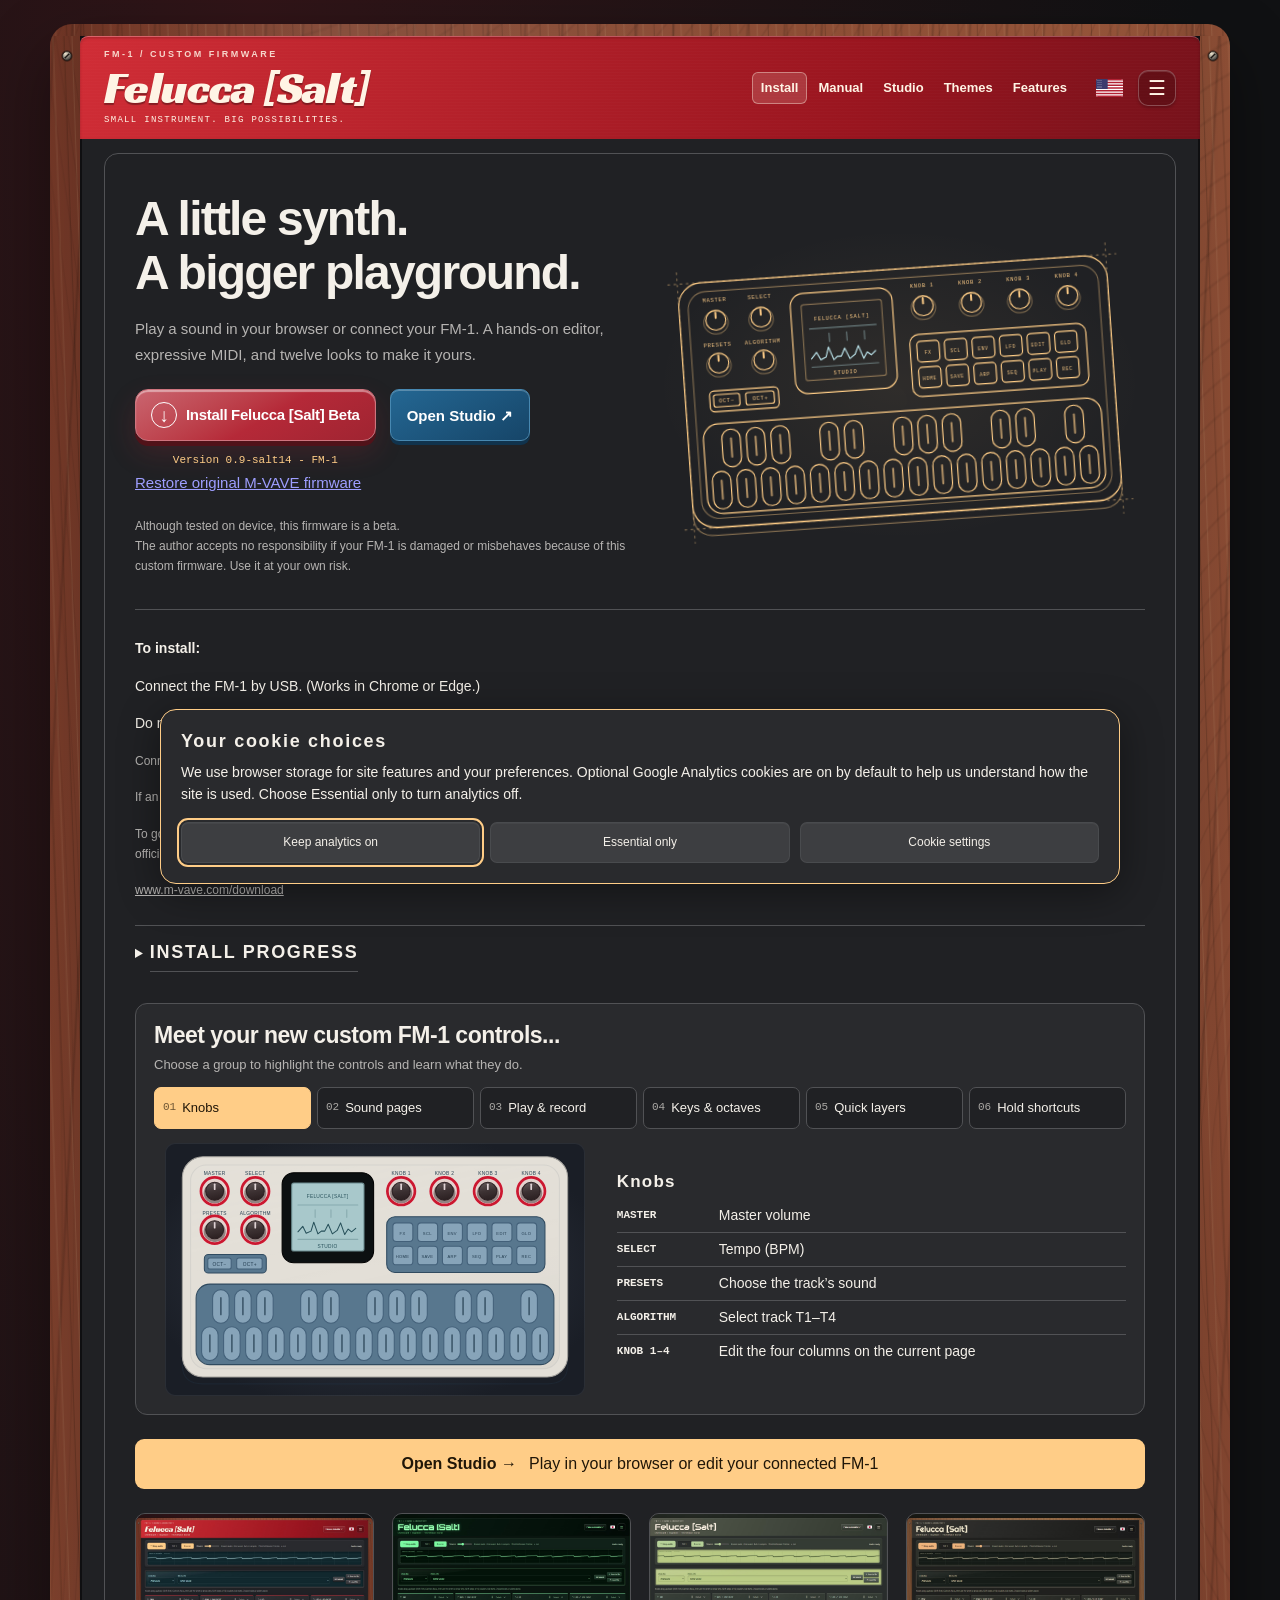
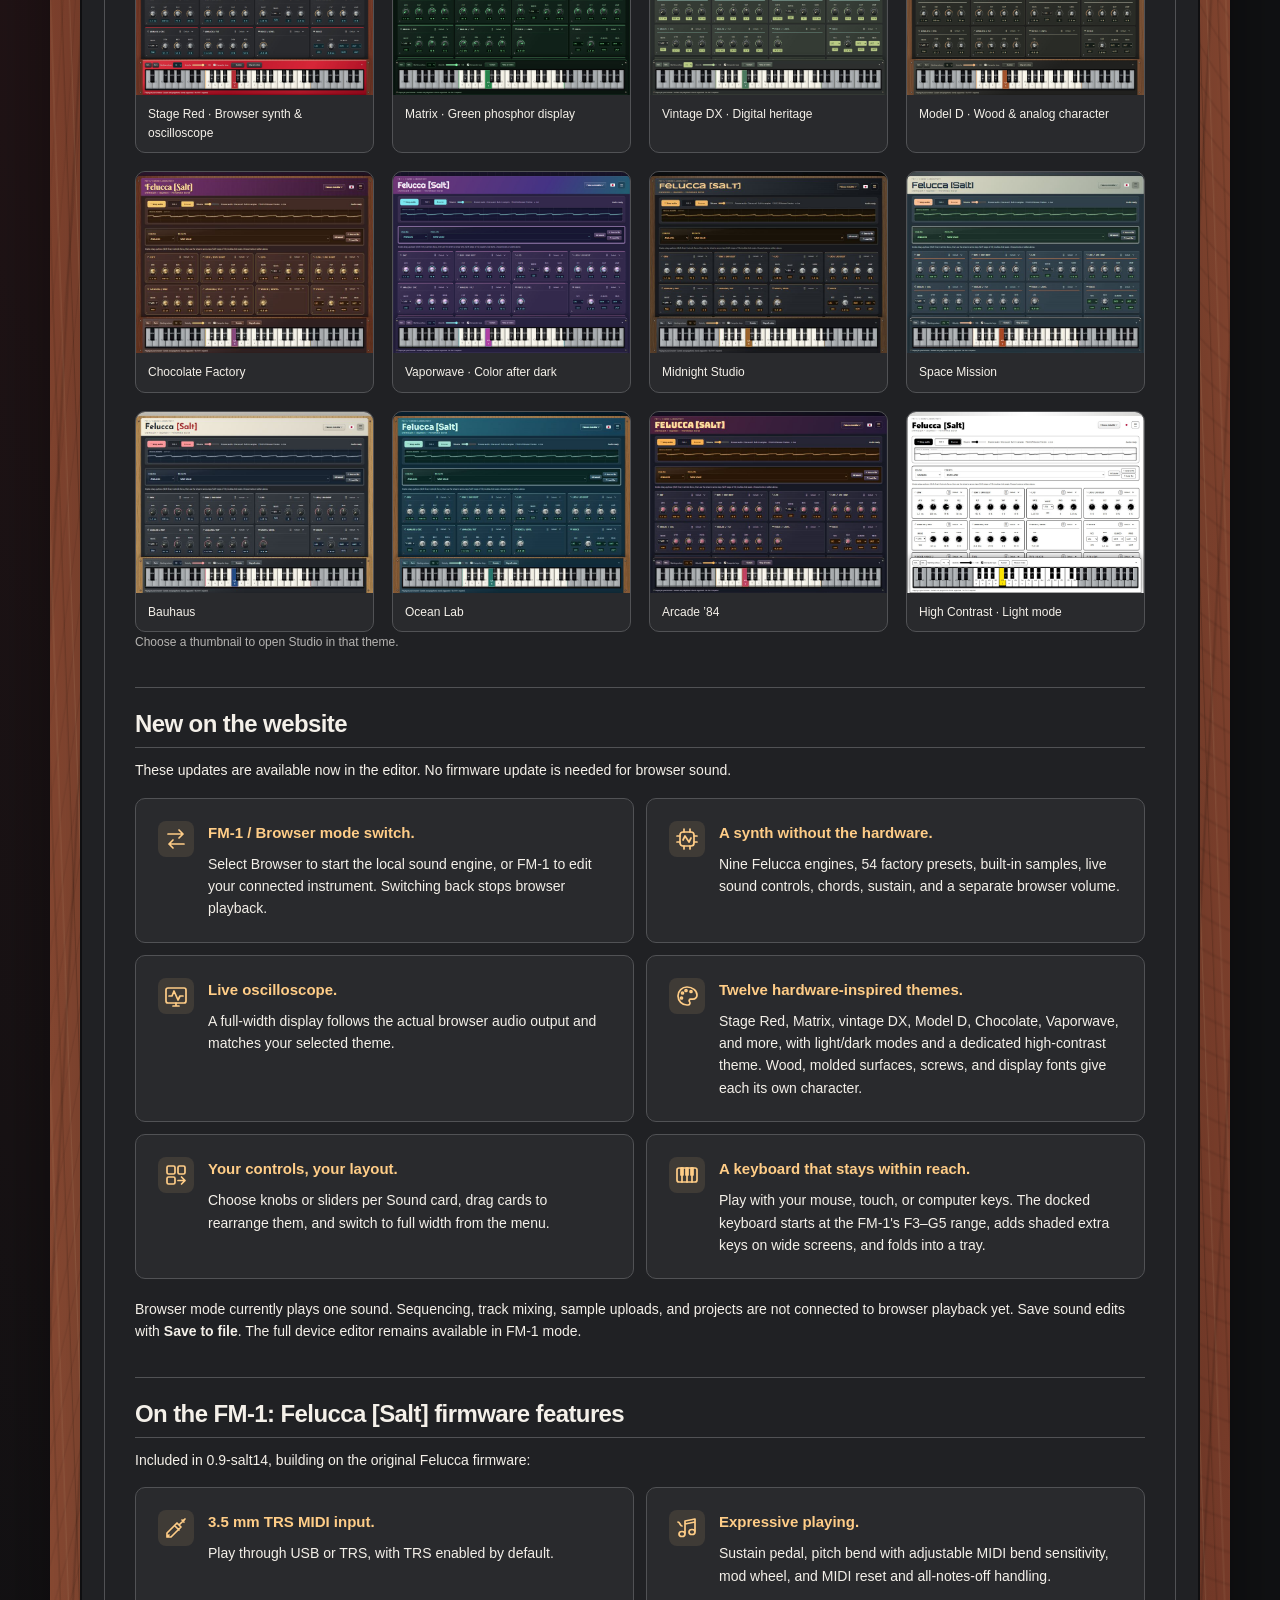
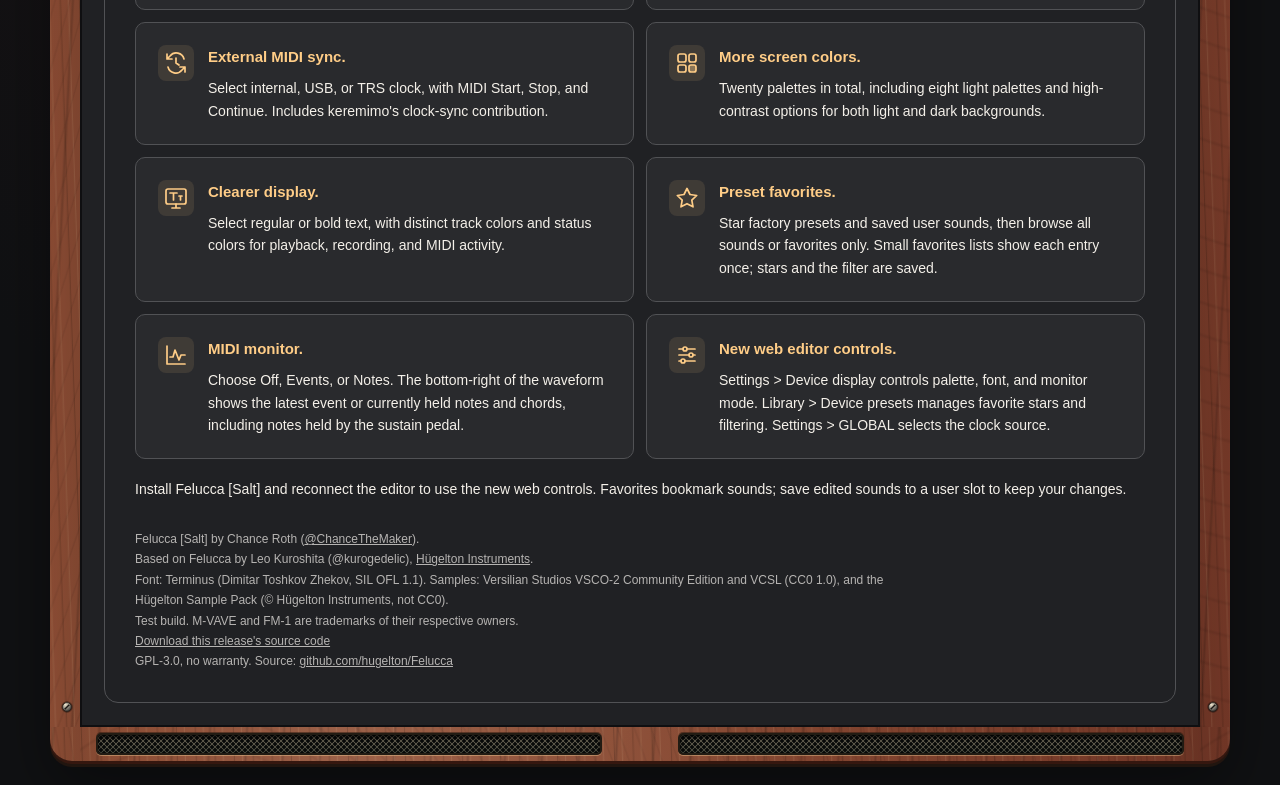
<file: webapp/installer/index.html>
<!doctype html>
<!-- SPDX-License-Identifier: GPL-3.0-only
     Copyright (C) 2026 Leo Kuroshita (@kurogedelic), Hügelton Instruments -->
<html lang="en">
<head>
<meta charset="utf-8">
<script defer src="analytics.js"></script>
<script defer src="site-nav.js"></script>
<script defer src="studio-preview.js"></script>
<script defer src="panel-guide.js"></script>
<meta name="viewport" content="width=device-width, initial-scale=1">
<title>Felucca [Salt] Studio — FM-1 Installer</title>
<style>
  :root { --bg: #fff; --fg: #000; --dim: #777; }
  @media (prefers-color-scheme: dark) {
    :root:not([data-theme="light"]) { --bg: #000; --fg: #fff; --dim: #888; }
  }
  :root[data-theme="dark"] { --bg: #000; --fg: #fff; --dim: #888; }
  body { margin: 0; background: var(--bg); color: var(--fg);
         font: 16px/1.6 -apple-system, BlinkMacSystemFont, "Helvetica Neue", Arial, sans-serif; }
  main { max-width: 520px; margin: 0 auto; padding: 48px 16px; }
  h1 { font-size: 24px; font-weight: 600; margin: 0 0 24px; }
  .lang { float: right; font-size: 13px; color: var(--dim); cursor: pointer; text-decoration: underline; background: none; padding: 0; color: var(--dim); }
  p { margin: 0 0 16px; }
  button { font: inherit; background: var(--fg); color: var(--bg); border: 0; padding: 8px 20px; cursor: pointer; }
  button:disabled { opacity: .3; cursor: default; }
  #status { margin-top: 16px; min-height: 1.6em; }
  .small { color: var(--dim); font-size: 13px; }
  progress { width: 100%; height: 4px; margin-top: 16px; }
  pre { color: var(--dim); font-size: 12px; white-space: pre-wrap; margin-top: 16px; }
  #install-progress { scroll-margin-top: 20px; margin-top: 24px; padding: 16px 0; border-top: 1px solid var(--line, var(--dim)); }
  #install-progress:focus { outline: none; }
  #install-progress > summary { cursor: pointer; }
  #install-progress > summary h2 { display: inline; font-size: 18px; margin: 0; }
  #install-progress[open] > summary { margin-bottom: 12px; }
  #log { max-height: 20rem; overflow: auto; overflow-wrap: anywhere; }
  .features { margin: 28px 0; border-top: 1px solid var(--dim); padding-top: 20px; }
  .features h2 { font-size: 20px; margin: 0 0 12px; }
  .features ul { padding-left: 22px; margin: 0; }
  .features li { margin-bottom: 12px; }
</style>
<link rel="stylesheet" href="skin.css">
<link rel="stylesheet" href="interface.css">
<link rel="stylesheet" href="fonts.css">
<script src="locales.js"></script>
<script src="i18n.js"></script>
<script src="skin.js"></script>
</head>
<body class="installer-page">
<main id="page-top" tabindex="-1">
  <div class="masthead"><div class="brand-row">
    <div><div class="eyebrow"><span data-i18n="site.fm_1_custom_firmware">FM-1 / Custom firmware</span></div><h1><a class="brand-home" href="../installer/#page-top">Felucca <em>[Salt]</em></a></h1><p class="tagline"><span data-i18n="site.small_instrument_big_possibilities">SMALL INSTRUMENT. BIG POSSIBILITIES.</span></p></div>
    <nav class="site-nav" aria-label="Main navigation" data-i18n-aria-label="nav.label"><a href="#install" data-nav="install" data-i18n="nav.install" aria-current="page">Install</a><a href="#fm1-guide" data-nav="manual" data-i18n="nav.manual">Manual</a><a href="../editor/" data-nav="studio" data-i18n="nav.studio">Studio</a><a href="#themes" data-nav="themes" data-i18n="nav.themes">Themes</a><a href="#features" data-nav="features" data-i18n="nav.features">Features</a></nav>
    <div class="brand-links"><button class="lang" id="lang"></button></div>
  </div>
  <div class="appearance" data-appearance aria-label="Website appearance" data-i18n-aria-label="site.website_appearance"></div>
  </div>
  <div class="install-console">
  <div class="installer-hero" id="install">
    <div><h2><span data-i18n="site.a_little_synth">A little synth.</span><br><span data-i18n="site.a_bigger_playground">A bigger playground.</span></h2><p><span data-i18n="site.play_a_sound_in_your_browser_or_connect_your_fm_1_a_hands_on_edi">Play a sound in your browser or connect your FM-1. A hands-on editor, expressive MIDI, and twelve looks to make it yours.</span></p>
      <div class="hero-actions">
        <div class="install-action"><button id="go" disabled data-t="install"></button><p class="small" id="release"></p><p class="stock-restore-link"><a href="restore-stock/">Restore original M-VAVE firmware</a></p></div>
        <a class="hero-link" href="../editor/"><span data-i18n="site.open_studio">Open Studio ↗</span></a>
      </div>
      <p class="small beta-notice" data-t="beta" style="white-space:pre-line"></p>
    </div>
    <div class="hero-instrument"><svg viewBox="0 0 640 410" role="img" aria-labelledby="fm1-wire-title fm1-wire-desc" xmlns="http://www.w3.org/2000/svg">
<title id="fm1-wire-title" data-i18n="ui.wireTitle">FM-1 synthesizer wireframe</title>
<desc id="fm1-wire-desc" data-i18n="ui.wireDesc">The FM-1's rounded enclosure, eight rotary controls, central screen, twelve function buttons, octave buttons, and 27 touch keys.</desc>
<defs>
 <g id="fm1-knob"><circle r="13"/><ellipse cy="3" rx="16" ry="15" opacity=".35"/><path d="M0 -10v7" stroke-width="2.5"/></g>
 <g id="fm1-key"><rect width="24" height="49" rx="12"/><path d="M12 12v24" opacity=".65" stroke-width="2.5"/></g>

 <g id="fm1-product-knob" class="product-knob"><ellipse cy="3" rx="16" ry="15" fill="#111" opacity=".45" stroke="none"/><circle r="13" fill="url(#fm1-knob-shade)" stroke="#111"/><path d="M0 -10v7" stroke="#ddd" stroke-width="2.5"/></g>
 <g id="fm1-product-key"><rect class="product-button" width="24" height="49" rx="12"/><path d="M12 12v24" opacity=".7" stroke-width="2.5"/></g>
 <linearGradient id="fm1-knob-shade" x2=".2" y2="1"><stop stop-color="#525453"/><stop offset=".55" stop-color="#242625"/><stop offset="1" stop-color="#111312"/></linearGradient>
 <linearGradient id="fm1-body-sheen" x2=".4" y2="1"><stop stop-color="#fff" stop-opacity=".16"/><stop offset=".5" stop-color="#fff" stop-opacity="0"/><stop offset="1" stop-color="#000" stop-opacity=".1"/></linearGradient>
</defs>
<g class="hero-wire">
<g fill="none" stroke="currentColor" stroke-width="1.5" stroke-linejoin="round" stroke-linecap="round">
 <path class="wire-secondary" d="M40 101v257q0 27 30 27h500q30 0 30-27V101M46 364q10 10 26 10h497q15 0 24-10"/>
 <rect x="40" y="55" width="560" height="320" rx="30"/>
 <rect x="52" y="67" width="536" height="296" rx="23" class="wire-secondary"/>
 <g class="wire-secondary" stroke-dasharray="2 6"><path d="M28 55H613M28 375H613M40 40V393M600 40V393"/></g>
 <g><use href="#fm1-knob" x="87" y="105"/><use href="#fm1-knob" x="146" y="105"/><use href="#fm1-knob" x="87" y="161"/><use href="#fm1-knob" x="146" y="161"/>
 <use href="#fm1-knob" x="358" y="105"/><use href="#fm1-knob" x="421" y="105"/><use href="#fm1-knob" x="484" y="105"/><use href="#fm1-knob" x="547" y="105"/></g>
 <rect x="185" y="78" width="133" height="131" rx="17"/>
 <rect x="199" y="93" width="105" height="99" rx="3" class="wire-secondary"/>
 <g class="wire-display"><path d="M208 164l7-8 5 10 7-3 4-13 6 17 5-4 5 0 5-10 6 14 7-5 5-11 6 17 5-8 5 4 6-5"/><path class="wire-secondary" d="M208 125h87M208 175h87M233 132v11m23-11v11m23-11v11"/></g>
 <rect x="72" y="197" width="90" height="27" rx="6"/>
 <rect x="77" y="202" width="34" height="16" rx="3"/><rect x="119" y="202" width="37" height="16" rx="3"/>
 <rect x="337" y="142" width="230" height="81" rx="12"/>
 <rect x="60" y="240" width="520" height="117" rx="20"/>

<rect x="346" y="151" width="29" height="27" rx="5"/>
<rect x="382" y="151" width="29" height="27" rx="5"/>
<rect x="418" y="151" width="29" height="27" rx="5"/>
<rect x="454" y="151" width="29" height="27" rx="5"/>
<rect x="490" y="151" width="29" height="27" rx="5"/>
<rect x="526" y="151" width="29" height="27" rx="5"/>
<rect x="346" y="185" width="29" height="27" rx="5"/>
<rect x="382" y="185" width="29" height="27" rx="5"/>
<rect x="418" y="185" width="29" height="27" rx="5"/>
<rect x="454" y="185" width="29" height="27" rx="5"/>
<rect x="490" y="185" width="29" height="27" rx="5"/>
<rect x="526" y="185" width="29" height="27" rx="5"/>
<use href="#fm1-key" x="68" y="302"/>
<use href="#fm1-key" x="100" y="302"/>
<use href="#fm1-key" x="132" y="302"/>
<use href="#fm1-key" x="164" y="302"/>
<use href="#fm1-key" x="196" y="302"/>
<use href="#fm1-key" x="228" y="302"/>
<use href="#fm1-key" x="260" y="302"/>
<use href="#fm1-key" x="292" y="302"/>
<use href="#fm1-key" x="324" y="302"/>
<use href="#fm1-key" x="356" y="302"/>
<use href="#fm1-key" x="388" y="302"/>
<use href="#fm1-key" x="420" y="302"/>
<use href="#fm1-key" x="452" y="302"/>
<use href="#fm1-key" x="484" y="302"/>
<use href="#fm1-key" x="516" y="302"/>
<use href="#fm1-key" x="548" y="302"/>
<use href="#fm1-key" x="84" y="248"/>
<use href="#fm1-key" x="116" y="248"/>
<use href="#fm1-key" x="148" y="248"/>
<use href="#fm1-key" x="212" y="248"/>
<use href="#fm1-key" x="244" y="248"/>
<use href="#fm1-key" x="308" y="248"/>
<use href="#fm1-key" x="340" y="248"/>
<use href="#fm1-key" x="372" y="248"/>
<use href="#fm1-key" x="436" y="248"/>
<use href="#fm1-key" x="468" y="248"/>
<use href="#fm1-key" x="532" y="248"/>
</g><g fill="currentColor" font-size="7" text-anchor="middle">
<text x="87" y="81">MASTER</text>
<text x="146" y="81">SELECT</text>
<text x="87" y="139">PRESETS</text>
<text x="146" y="139">ALGORITHM</text>
<text x="358" y="81">KNOB 1</text>
<text x="421" y="81">KNOB 2</text>
<text x="484" y="81">KNOB 3</text>
<text x="547" y="81">KNOB 4</text>
<text x="94" y="213">OCT−</text>
<text x="138" y="213">OCT+</text>
<text x="251" y="115">FELUCCA [SALT]</text>
<text x="251" y="187">STUDIO</text>
<text x="360" y="168" font-size="6">FX</text>
<text x="396" y="168" font-size="6">SCL</text>
<text x="432" y="168" font-size="6">ENV</text>
<text x="468" y="168" font-size="6">LFO</text>
<text x="504" y="168" font-size="6">EDIT</text>
<text x="540" y="168" font-size="6">GLO</text>
<text x="360" y="202" font-size="6">HOME</text>
<text x="396" y="202" font-size="6">SAVE</text>
<text x="432" y="202" font-size="6">ARP</text>
<text x="468" y="202" font-size="6">SEQ</text>
<text x="504" y="202" font-size="6">PLAY</text>
<text x="540" y="202" font-size="6">REC</text>
</g></g>
<g class="hero-product" aria-hidden="true">
<g fill="none" stroke="currentColor" stroke-width="1.5" stroke-linejoin="round" stroke-linecap="round">
 <path class="product-detail" d="M40 101v257q0 27 30 27h500q30 0 30-27V101M46 364q10 10 26 10h497q15 0 24-10"/>
 <rect class="product-body" x="40" y="55" width="560" height="320" rx="30"/>
 <rect fill="url(#fm1-body-sheen)" stroke-opacity=".3" x="52" y="67" width="536" height="296" rx="23" class="product-detail"/>

 <g><use href="#fm1-product-knob" x="87" y="105"/><use href="#fm1-product-knob" x="146" y="105"/><use href="#fm1-product-knob" x="87" y="161"/><use href="#fm1-product-knob" x="146" y="161"/>
 <use href="#fm1-product-knob" x="358" y="105"/><use href="#fm1-product-knob" x="421" y="105"/><use href="#fm1-product-knob" x="484" y="105"/><use href="#fm1-product-knob" x="547" y="105"/></g>
 <rect class="product-bezel" x="185" y="78" width="133" height="131" rx="17"/>
 <rect x="199" y="93" width="105" height="99" rx="3" class="product-screen"/>
 <g class="product-display"><path d="M208 164l7-8 5 10 7-3 4-13 6 17 5-4 5 0 5-10 6 14 7-5 5-11 6 17 5-8 5 4 6-5"/><path class="product-detail" d="M208 125h87M208 175h87M233 132v11m23-11v11m23-11v11"/></g>
 <rect class="product-rubber" x="72" y="197" width="90" height="27" rx="6"/>
 <rect class="product-button" x="77" y="202" width="34" height="16" rx="3"/><rect class="product-button" x="119" y="202" width="37" height="16" rx="3"/>
 <rect class="product-rubber" x="337" y="142" width="230" height="81" rx="12"/>
 <rect class="product-rubber" x="60" y="240" width="520" height="117" rx="20"/>

<rect class="product-button" x="346" y="151" width="29" height="27" rx="5"/>
<rect class="product-button" x="382" y="151" width="29" height="27" rx="5"/>
<rect class="product-button" x="418" y="151" width="29" height="27" rx="5"/>
<rect class="product-button" x="454" y="151" width="29" height="27" rx="5"/>
<rect class="product-button" x="490" y="151" width="29" height="27" rx="5"/>
<rect class="product-button" x="526" y="151" width="29" height="27" rx="5"/>
<rect class="product-button" x="346" y="185" width="29" height="27" rx="5"/>
<rect class="product-button" x="382" y="185" width="29" height="27" rx="5"/>
<rect class="product-button" x="418" y="185" width="29" height="27" rx="5"/>
<rect class="product-button" x="454" y="185" width="29" height="27" rx="5"/>
<rect class="product-button" x="490" y="185" width="29" height="27" rx="5"/>
<rect class="product-button" x="526" y="185" width="29" height="27" rx="5"/>
<use class="product-control-ink" href="#fm1-product-key" x="68" y="302"/>
<use class="product-control-ink" href="#fm1-product-key" x="100" y="302"/>
<use class="product-control-ink" href="#fm1-product-key" x="132" y="302"/>
<use class="product-control-ink" href="#fm1-product-key" x="164" y="302"/>
<use class="product-control-ink" href="#fm1-product-key" x="196" y="302"/>
<use class="product-control-ink" href="#fm1-product-key" x="228" y="302"/>
<use class="product-control-ink" href="#fm1-product-key" x="260" y="302"/>
<use class="product-control-ink" href="#fm1-product-key" x="292" y="302"/>
<use class="product-control-ink" href="#fm1-product-key" x="324" y="302"/>
<use class="product-control-ink" href="#fm1-product-key" x="356" y="302"/>
<use class="product-control-ink" href="#fm1-product-key" x="388" y="302"/>
<use class="product-control-ink" href="#fm1-product-key" x="420" y="302"/>
<use class="product-control-ink" href="#fm1-product-key" x="452" y="302"/>
<use class="product-control-ink" href="#fm1-product-key" x="484" y="302"/>
<use class="product-control-ink" href="#fm1-product-key" x="516" y="302"/>
<use class="product-control-ink" href="#fm1-product-key" x="548" y="302"/>
<use class="product-control-ink" href="#fm1-product-key" x="84" y="248"/>
<use class="product-control-ink" href="#fm1-product-key" x="116" y="248"/>
<use class="product-control-ink" href="#fm1-product-key" x="148" y="248"/>
<use class="product-control-ink" href="#fm1-product-key" x="212" y="248"/>
<use class="product-control-ink" href="#fm1-product-key" x="244" y="248"/>
<use class="product-control-ink" href="#fm1-product-key" x="308" y="248"/>
<use class="product-control-ink" href="#fm1-product-key" x="340" y="248"/>
<use class="product-control-ink" href="#fm1-product-key" x="372" y="248"/>
<use class="product-control-ink" href="#fm1-product-key" x="436" y="248"/>
<use class="product-control-ink" href="#fm1-product-key" x="468" y="248"/>
<use class="product-control-ink" href="#fm1-product-key" x="532" y="248"/>
</g><g class="product-labels" fill="currentColor" font-size="7" text-anchor="middle">
<text x="87" y="81">MASTER</text>
<text x="146" y="81">SELECT</text>
<text x="87" y="139">PRESETS</text>
<text x="146" y="139">ALGORITHM</text>
<text x="358" y="81">KNOB 1</text>
<text x="421" y="81">KNOB 2</text>
<text x="484" y="81">KNOB 3</text>
<text x="547" y="81">KNOB 4</text>
<text class="product-control-ink" x="94" y="213">OCT−</text>
<text class="product-control-ink" x="138" y="213">OCT+</text>
<text class="product-screen-label" x="251" y="115">FELUCCA [SALT]</text>
<text class="product-screen-label" x="251" y="187">STUDIO</text>
<text class="product-control-ink" x="360" y="168" font-size="6">FX</text>
<text class="product-control-ink" x="396" y="168" font-size="6">SCL</text>
<text class="product-control-ink" x="432" y="168" font-size="6">ENV</text>
<text class="product-control-ink" x="468" y="168" font-size="6">LFO</text>
<text class="product-control-ink" x="504" y="168" font-size="6">EDIT</text>
<text class="product-control-ink" x="540" y="168" font-size="6">GLO</text>
<text class="product-control-ink" x="360" y="202" font-size="6">HOME</text>
<text class="product-control-ink" x="396" y="202" font-size="6">SAVE</text>
<text class="product-control-ink" x="432" y="202" font-size="6">ARP</text>
<text class="product-control-ink" x="468" y="202" font-size="6">SEQ</text>
<text class="product-control-ink" x="504" y="202" font-size="6">PLAY</text>
<text class="product-control-ink" x="540" y="202" font-size="6">REC</text>
</g></g></svg></div>
  </div>
  <p><strong data-t="installIntro"></strong></p>
  <p data-t="intro"></p>
  <p data-t="warn"></p>
  <p class="small" data-t="direct"></p>
  <p class="small"><span data-t="brick"></span>
    <a href="https://github.com/kurogedelic/FM-1-transporter" target="_blank" rel="noopener" style="color:inherit">FM-1-transporter</a></p>
  <p class="small" data-t="back"></p>
  <p class="small"><a href="https://www.m-vave.com/download" target="_blank" rel="noopener" style="color:inherit">www.m-vave.com/download</a></p>
  <details id="install-progress" tabindex="-1">
    <summary><h2 data-t="progress">Install Progress</h2></summary>
    <progress id="bar" max="100" value="0" aria-label="Installation progress" data-i18n-aria-label="installer.progress"></progress>
    <p id="status" role="status"></p>
    <pre id="log"></pre>
    <p id="install-retry" hidden><button type="button" id="retry" data-t="retry">Try Again</button></p>
    <p id="studio-handoff" hidden><a class="hero-link" href="../editor/#sound" data-t="editStudio">Edit in Studio</a></p>
  </details>
  <section class="panel-guide" id="fm1-guide" data-section="knobs" aria-labelledby="panel-heading">
    <div class="panel-heading"><div><h2 id="panel-heading"><span data-i18n="guide.title">Meet your new custom FM-1 controls...</span></h2></div></div>
    <p class="panel-intro"><span data-i18n="guide.intro">Choose a group to highlight the controls and learn what they do.</span></p>
    <div class="panel-sections" role="group" data-i18n-aria-label="guide.groups" aria-label="Control groups"><button type="button" data-guide-section="knobs" aria-pressed="true" aria-controls="panel-info-knobs"><span class="panel-step" aria-hidden="true">01</span><span data-i18n="guide.knobs">Knobs</span></button><button type="button" data-guide-section="pages" aria-pressed="false" aria-controls="panel-info-pages"><span class="panel-step" aria-hidden="true">02</span><span data-i18n="guide.pages">Sound pages</span></button><button type="button" data-guide-section="transport" aria-pressed="false" aria-controls="panel-info-transport"><span class="panel-step" aria-hidden="true">03</span><span data-i18n="guide.transport">Play &amp; record</span></button><button type="button" data-guide-section="keys" aria-pressed="false" aria-controls="panel-info-keys"><span class="panel-step" aria-hidden="true">04</span><span data-i18n="guide.keys">Keys &amp; octaves</span></button><button type="button" data-guide-section="layers" aria-pressed="false" aria-controls="panel-info-layers"><span class="panel-step" aria-hidden="true">05</span><span data-i18n="guide.layers">Quick layers</span></button><button type="button" data-guide-section="held" aria-pressed="false" aria-controls="panel-info-held"><span class="panel-step" aria-hidden="true">06</span><span data-i18n="guide.held">Hold shortcuts</span></button></div>
    <div class="panel-explorer"><div class="panel-art"><svg class="panel-illustration" viewBox="25 48 590 342" role="img" aria-labelledby="panel-guide-title" xmlns="http://www.w3.org/2000/svg"><title id="panel-guide-title" data-i18n="guide.illustration">Illustrated FM-1 control panel</title><defs>
 <g id="guide-knob"><circle r="13"/><ellipse cy="3" rx="16" ry="15" opacity=".35"/><path d="M0 -10v7" stroke-width="2.5"/></g>
 <g id="guide-key"><rect width="24" height="49" rx="12"/><path d="M12 12v24" opacity=".65" stroke-width="2.5"/></g>

 <g id="guide-panel-knob" class="panel-knob"><ellipse cy="3" rx="16" ry="15" fill="#111" opacity=".45" stroke="none"/><circle r="13" fill="url(#guide-knob-shade)" stroke="#111"/><path d="M0 -10v7" stroke="#ddd" stroke-width="2.5"/></g>
 <g id="guide-panel-key"><rect class="panel-button" width="24" height="49" rx="12"/><path d="M12 12v24" opacity=".7" stroke-width="2.5"/></g>
 <linearGradient id="guide-knob-shade" x2=".2" y2="1"><stop stop-color="#525453"/><stop offset=".55" stop-color="#242625"/><stop offset="1" stop-color="#111312"/></linearGradient>
 <linearGradient id="guide-body-sheen" x2=".4" y2="1"><stop stop-color="#fff" stop-opacity=".16"/><stop offset=".5" stop-color="#fff" stop-opacity="0"/><stop offset="1" stop-color="#000" stop-opacity=".1"/></linearGradient>
</defs><g class="panel-device">
<g fill="none" stroke="currentColor" stroke-width="1.5" stroke-linejoin="round" stroke-linecap="round">
 <path class="panel-detail" d="M40 101v257q0 27 30 27h500q30 0 30-27V101M46 364q10 10 26 10h497q15 0 24-10"/>
 <rect class="panel-body" x="40" y="55" width="560" height="320" rx="30"/>
 <rect fill="url(#guide-body-sheen)" stroke-opacity=".3" x="52" y="67" width="536" height="296" rx="23" class="panel-detail"/>

 <g><use href="#guide-panel-knob" x="87" y="105"/><use href="#guide-panel-knob" x="146" y="105"/><use href="#guide-panel-knob" x="87" y="161"/><use href="#guide-panel-knob" x="146" y="161"/>
 <use href="#guide-panel-knob" x="358" y="105"/><use href="#guide-panel-knob" x="421" y="105"/><use href="#guide-panel-knob" x="484" y="105"/><use href="#guide-panel-knob" x="547" y="105"/></g>
 <rect class="panel-bezel" x="185" y="78" width="133" height="131" rx="17"/>
 <rect x="199" y="93" width="105" height="99" rx="3" class="panel-screen"/>
 <g class="panel-display"><path d="M208 164l7-8 5 10 7-3 4-13 6 17 5-4 5 0 5-10 6 14 7-5 5-11 6 17 5-8 5 4 6-5"/><path class="panel-detail" d="M208 125h87M208 175h87M233 132v11m23-11v11m23-11v11"/></g>
 <rect class="panel-rubber" x="72" y="197" width="90" height="27" rx="6"/>
 <rect class="panel-button" x="77" y="202" width="34" height="16" rx="3"/><rect class="panel-button" x="119" y="202" width="37" height="16" rx="3"/>
 <rect class="panel-rubber" x="337" y="142" width="230" height="81" rx="12"/>
 <rect class="panel-rubber" x="60" y="240" width="520" height="117" rx="20"/>

<rect class="panel-button" x="346" y="151" width="29" height="27" rx="5"/>
<rect class="panel-button" x="382" y="151" width="29" height="27" rx="5"/>
<rect class="panel-button" x="418" y="151" width="29" height="27" rx="5"/>
<rect class="panel-button" x="454" y="151" width="29" height="27" rx="5"/>
<rect class="panel-button" x="490" y="151" width="29" height="27" rx="5"/>
<rect class="panel-button" x="526" y="151" width="29" height="27" rx="5"/>
<rect class="panel-button" x="346" y="185" width="29" height="27" rx="5"/>
<rect class="panel-button" x="382" y="185" width="29" height="27" rx="5"/>
<rect class="panel-button" x="418" y="185" width="29" height="27" rx="5"/>
<rect class="panel-button" x="454" y="185" width="29" height="27" rx="5"/>
<rect class="panel-button" x="490" y="185" width="29" height="27" rx="5"/>
<rect class="panel-button" x="526" y="185" width="29" height="27" rx="5"/>
<use class="panel-control-ink" href="#guide-panel-key" x="68" y="302"/>
<use class="panel-control-ink" href="#guide-panel-key" x="100" y="302"/>
<use class="panel-control-ink" href="#guide-panel-key" x="132" y="302"/>
<use class="panel-control-ink" href="#guide-panel-key" x="164" y="302"/>
<use class="panel-control-ink" href="#guide-panel-key" x="196" y="302"/>
<use class="panel-control-ink" href="#guide-panel-key" x="228" y="302"/>
<use class="panel-control-ink" href="#guide-panel-key" x="260" y="302"/>
<use class="panel-control-ink" href="#guide-panel-key" x="292" y="302"/>
<use class="panel-control-ink" href="#guide-panel-key" x="324" y="302"/>
<use class="panel-control-ink" href="#guide-panel-key" x="356" y="302"/>
<use class="panel-control-ink" href="#guide-panel-key" x="388" y="302"/>
<use class="panel-control-ink" href="#guide-panel-key" x="420" y="302"/>
<use class="panel-control-ink" href="#guide-panel-key" x="452" y="302"/>
<use class="panel-control-ink" href="#guide-panel-key" x="484" y="302"/>
<use class="panel-control-ink" href="#guide-panel-key" x="516" y="302"/>
<use class="panel-control-ink" href="#guide-panel-key" x="548" y="302"/>
<use class="panel-control-ink" href="#guide-panel-key" x="84" y="248"/>
<use class="panel-control-ink" href="#guide-panel-key" x="116" y="248"/>
<use class="panel-control-ink" href="#guide-panel-key" x="148" y="248"/>
<use class="panel-control-ink" href="#guide-panel-key" x="212" y="248"/>
<use class="panel-control-ink" href="#guide-panel-key" x="244" y="248"/>
<use class="panel-control-ink" href="#guide-panel-key" x="308" y="248"/>
<use class="panel-control-ink" href="#guide-panel-key" x="340" y="248"/>
<use class="panel-control-ink" href="#guide-panel-key" x="372" y="248"/>
<use class="panel-control-ink" href="#guide-panel-key" x="436" y="248"/>
<use class="panel-control-ink" href="#guide-panel-key" x="468" y="248"/>
<use class="panel-control-ink" href="#guide-panel-key" x="532" y="248"/>
</g><g class="panel-labels" fill="currentColor" font-size="7" text-anchor="middle">
<text x="87" y="81">MASTER</text>
<text x="146" y="81">SELECT</text>
<text x="87" y="139">PRESETS</text>
<text x="146" y="139">ALGORITHM</text>
<text x="358" y="81">KNOB 1</text>
<text x="421" y="81">KNOB 2</text>
<text x="484" y="81">KNOB 3</text>
<text x="547" y="81">KNOB 4</text>
<text class="panel-control-ink" x="94" y="213">OCT−</text>
<text class="panel-control-ink" x="138" y="213">OCT+</text>
<text class="panel-screen-label" x="251" y="115">FELUCCA [SALT]</text>
<text class="panel-screen-label" x="251" y="187">STUDIO</text>
<text class="panel-control-ink" x="360" y="168" font-size="6">FX</text>
<text class="panel-control-ink" x="396" y="168" font-size="6">SCL</text>
<text class="panel-control-ink" x="432" y="168" font-size="6">ENV</text>
<text class="panel-control-ink" x="468" y="168" font-size="6">LFO</text>
<text class="panel-control-ink" x="504" y="168" font-size="6">EDIT</text>
<text class="panel-control-ink" x="540" y="168" font-size="6">GLO</text>
<text class="panel-control-ink" x="360" y="202" font-size="6">HOME</text>
<text class="panel-control-ink" x="396" y="202" font-size="6">SAVE</text>
<text class="panel-control-ink" x="432" y="202" font-size="6">ARP</text>
<text class="panel-control-ink" x="468" y="202" font-size="6">SEQ</text>
<text class="panel-control-ink" x="504" y="202" font-size="6">PLAY</text>
<text class="panel-control-ink" x="540" y="202" font-size="6">REC</text>
</g></g><g class="panel-highlight" data-guide-highlight="knobs"><circle cx="87" cy="105" r="20"/><circle cx="146" cy="105" r="20"/><circle cx="87" cy="161" r="20"/><circle cx="146" cy="161" r="20"/><circle cx="358" cy="105" r="20"/><circle cx="421" cy="105" r="20"/><circle cx="484" cy="105" r="20"/><circle cx="547" cy="105" r="20"/></g><g class="panel-highlight" data-guide-highlight="pages"><rect x="343" y="148" width="35" height="33" rx="8"/><rect x="379" y="148" width="35" height="33" rx="8"/><rect x="415" y="148" width="35" height="33" rx="8"/><rect x="451" y="148" width="35" height="33" rx="8"/><rect x="487" y="148" width="35" height="33" rx="8"/><rect x="523" y="148" width="35" height="33" rx="8"/></g><g class="panel-highlight" data-guide-highlight="transport"><rect x="343" y="182" width="35" height="33" rx="8"/><rect x="379" y="182" width="35" height="33" rx="8"/><rect x="415" y="182" width="35" height="33" rx="8"/><rect x="451" y="182" width="35" height="33" rx="8"/><rect x="487" y="182" width="35" height="33" rx="8"/><rect x="523" y="182" width="35" height="33" rx="8"/></g><g class="panel-highlight" data-guide-highlight="keys"><rect x="57" y="237" width="526" height="123" rx="23"/><rect x="69" y="194" width="96" height="33" rx="9"/></g><g class="panel-highlight" data-guide-highlight="layers"><rect x="343" y="148" width="35" height="33" rx="8"/><rect x="379" y="148" width="35" height="33" rx="8"/><rect x="487" y="148" width="35" height="33" rx="8"/><rect x="523" y="148" width="35" height="33" rx="8"/></g><g class="panel-highlight" data-guide-highlight="held"><rect x="343" y="182" width="35" height="33" rx="8"/><rect x="379" y="182" width="35" height="33" rx="8"/><rect x="451" y="182" width="35" height="33" rx="8"/></g></svg></div><div class="panel-information"><div class="panel-info" id="panel-info-knobs" data-guide-panel="knobs"><h3><span data-i18n="guide.knobs">Knobs</span></h3><dl><div><dt>MASTER</dt><dd><span data-i18n="guide.volume">Master volume</span></dd></div><div><dt>SELECT</dt><dd><span data-i18n="guide.bpm">Tempo (BPM)</span></dd></div><div><dt>PRESETS</dt><dd><span data-i18n="guide.sound">Choose the track’s sound</span></dd></div><div><dt>ALGORITHM</dt><dd><span data-i18n="guide.track">Select track T1–T4</span></dd></div><div><dt>KNOB 1–4</dt><dd><span data-i18n="guide.columns">Edit the four columns on the current page</span></dd></div></dl></div><div class="panel-info" id="panel-info-pages" data-guide-panel="pages" hidden><h3><span data-i18n="guide.pages">Sound pages</span></h3><p class="panel-hint"><span data-i18n="guide.pagesHint">Press a page button again to move to its next page.</span></p><dl><div><dt>FX</dt><dd><span data-i18n="guide.effects">Effects</span></dd></div><div><dt>SCL</dt><dd><span data-i18n="guide.scale">Scale and chords</span></dd></div><div><dt>ENV</dt><dd><span data-i18n="guide.envelope">Envelope</span></dd></div><div><dt>LFO</dt><dd><span data-i18n="guide.modulation">LFO and modulation matrix</span></dd></div><div><dt>EDIT</dt><dd><span data-i18n="guide.engine">Synth engine</span></dd></div><div><dt>GLO</dt><dd><span data-i18n="guide.mixer">Mixer and global settings</span></dd></div></dl></div><div class="panel-info" id="panel-info-transport" data-guide-panel="transport" hidden><h3><span data-i18n="guide.transport">Play &amp; record</span></h3><dl><div><dt>HOME</dt><dd><span data-i18n="guide.home">Return to the home screen</span></dd></div><div><dt>SAVE</dt><dd><span data-i18n="guide.save">Save and load sounds or projects</span></dd></div><div><dt>ARP</dt><dd><span data-i18n="guide.arp">Arpeggiator</span></dd></div><div><dt>SEQ</dt><dd><span data-i18n="guide.seq">Sequencer</span></dd></div><div><dt>PLAY</dt><dd><span data-i18n="guide.play">Start or stop all four tracks</span></dd></div><div><dt>REC</dt><dd><span data-i18n="guide.record">Arm the selected track for recording, on any page</span></dd></div></dl></div><div class="panel-info" id="panel-info-keys" data-guide-panel="keys" hidden><h3><span data-i18n="guide.keys">Keys &amp; octaves</span></h3><dl><div><dt>F3–G5</dt><dd><span data-i18n="guide.range">27 touch keys play the selected track</span></dd></div><div><dt>OCT− / OCT+</dt><dd><span data-i18n="guide.octave">Shift down or up one octave</span></dd></div><div><dt>OCT− + OCT+</dt><dd><span data-i18n="guide.reset">Press both to reset the octave</span></dd></div><div><dt>OCT+</dt><dd><span data-i18n="guide.confirm">Confirm an action in dialogs and menus</span></dd></div><div><dt>OCT−</dt><dd><span data-i18n="guide.back">Go back in dialogs and menus</span></dd></div></dl></div><div class="panel-info" id="panel-info-layers" data-guide-panel="layers" hidden><h3><span data-i18n="guide.layers">Quick layers</span></h3><p class="panel-hint"><span data-i18n="guide.holdHint">Hold the labeled button to access these shortcuts.</span></p><dl><div><dt>FX</dt><dd><span data-i18n="guide.fxLayer">Repeat, reverse, filter sweeps, tape stop, freeze and harmonizer. Black keys mute tracks.</span></dd></div><div><dt>GLO</dt><dd><span data-i18n="guide.gloLayer">Mute, solo and tap tempo; KNOB 1–4 control track levels.</span></dd></div><div><dt>SCL</dt><dd><span data-i18n="guide.sclLayer">Press a key to set the root; choose a scale or chord keys.</span></dd></div><div><dt>EDIT</dt><dd><span data-i18n="guide.editLayer">Press a white key to choose the synth engine.</span></dd></div></dl></div><div class="panel-info" id="panel-info-held" data-guide-panel="held" hidden><h3><span data-i18n="guide.held">Hold shortcuts</span></h3><p class="panel-hint"><span data-i18n="guide.holdHint">Hold the labeled button to access these shortcuts.</span></p><dl><div><dt>SAVE</dt><dd><span data-i18n="guide.undo">Undo; hold again to redo</span></dd></div><div><dt>HOME</dt><dd><span data-i18n="guide.menu">Open the menu</span></dd></div><div><dt>SEQ</dt><dd><span data-i18n="guide.song">Open SONG to chain patterns A–D</span></dd></div></dl></div></div></div>
  </section>
  <section class="studio-gallery-section" id="themes">
    <p><a class="hero-link studio-gallery-link" href="../editor/"><span data-i18n="site.open_studiox">Open Studio →</span><span class="studio-gallery-subtitle" data-t="editor"></span></a></p>
    <div class="screenshot-gallery" aria-label="Editor screenshots" data-i18n-aria-label="site.editor_screenshots">
      <figure><a href="../editor/?theme=stage&amp;mode=dark"><img src="screenshots/stage.jpg" width="1440" height="1100" loading="lazy" alt="Stage Red editor with wood sides, red keyboard surround, and a live oscilloscope" data-i18n-alt="site.stage_red_editor_with_wood_sides_red_keyboard_surround_and_a_liv"></a><figcaption><span data-i18n="site.stage_red_browser_synth">Stage Red · Browser synth</span> &amp; <span data-i18n="site.oscilloscopex">oscilloscope</span></figcaption></figure>
      <figure><a href="../editor/?theme=matrix&amp;mode=dark"><img src="screenshots/matrix.jpg" width="1440" height="1100" loading="lazy" alt="Matrix editor theme with green illuminated controls" data-i18n-alt="site.matrix_editor_theme_with_green_illuminated_controls"></a><figcaption><span data-i18n="site.matrix_green_phosphor_display">Matrix · Green phosphor display</span></figcaption></figure>
      <figure><a href="../editor/?theme=dx&amp;mode=dark"><img src="screenshots/dx.jpg" width="1440" height="1100" loading="lazy" alt="Vintage DX editor theme and its hardware-style controls" data-i18n-alt="site.vintage_dx_editor_theme_and_its_hardware_style_controls"></a><figcaption><span data-i18n="site.vintage_dx_digital_heritage">Vintage DX · Digital heritage</span></figcaption></figure>
      <figure><a href="../editor/?theme=modeld&amp;mode=dark"><img src="screenshots/modeld.jpg" width="1440" height="1100" loading="lazy" alt="Model D editor theme with a wooden cabinet and analog-style controls" data-i18n-alt="site.model_d_editor_theme_with_a_wooden_cabinet_and_analog_style_cont"></a><figcaption><span data-i18n="site.model_d_wood">Model D · Wood</span> &amp; <span data-i18n="site.analog_character">analog character</span></figcaption></figure>
      <figure><a href="../editor/?theme=chocolate&amp;mode=dark"><img src="screenshots/previews/chocolate-dark.jpg" width="720" height="550" loading="lazy" alt="Chocolate Factory Studio theme" data-i18n-alt="ui.themeThumbnail" data-i18n-values='{"theme": "Chocolate Factory"}'></a><figcaption>Chocolate Factory</figcaption></figure>
      <figure><a href="../editor/?theme=vapor&amp;mode=dark"><img src="screenshots/vapor.jpg" width="1440" height="1100" loading="lazy" alt="Vaporwave editor theme with colorful synth controls" data-i18n-alt="site.vaporwave_editor_theme_with_colorful_synth_controls"></a><figcaption><span data-i18n="site.vaporwave_color_after_dark">Vaporwave · Color after dark</span></figcaption></figure>
      <figure><a href="../editor/?theme=midnight&amp;mode=dark"><img src="screenshots/previews/midnight-dark.jpg" width="720" height="550" loading="lazy" alt="Midnight Studio Studio theme" data-i18n-alt="ui.themeThumbnail" data-i18n-values='{"theme": "Midnight Studio"}'></a><figcaption>Midnight Studio</figcaption></figure>
      <figure><a href="../editor/?theme=space&amp;mode=dark"><img src="screenshots/previews/space-dark.jpg" width="720" height="550" loading="lazy" alt="Space Mission Studio theme" data-i18n-alt="ui.themeThumbnail" data-i18n-values='{"theme": "Space Mission"}'></a><figcaption>Space Mission</figcaption></figure>
      <figure><a href="../editor/?theme=bauhaus&amp;mode=dark"><img src="screenshots/previews/bauhaus-dark.jpg" width="720" height="550" loading="lazy" alt="Bauhaus Studio theme" data-i18n-alt="ui.themeThumbnail" data-i18n-values='{"theme": "Bauhaus"}'></a><figcaption>Bauhaus</figcaption></figure>
      <figure><a href="../editor/?theme=ocean&amp;mode=dark"><img src="screenshots/previews/ocean-dark.jpg" width="720" height="550" loading="lazy" alt="Ocean Lab Studio theme" data-i18n-alt="ui.themeThumbnail" data-i18n-values='{"theme": "Ocean Lab"}'></a><figcaption>Ocean Lab</figcaption></figure>
      <figure><a href="../editor/?theme=arcade&amp;mode=dark"><img src="screenshots/previews/arcade-dark.jpg" width="720" height="550" loading="lazy" alt="Arcade ’84 Studio theme" data-i18n-alt="ui.themeThumbnail" data-i18n-values='{"theme": "Arcade ’84"}'></a><figcaption>Arcade ’84</figcaption></figure>
      <figure><a href="../editor/?theme=hicon&amp;mode=light"><img src="screenshots/hicon.jpg" width="1440" height="1100" loading="lazy" alt="Light high-contrast editor theme with dark, clearly defined controls" data-i18n-alt="site.light_high_contrast_editor_theme_with_dark_clearly_defined_contr"></a><figcaption><span data-i18n="site.high_contrast_light_mode">High Contrast · Light mode</span></figcaption></figure>
    </div>
    <p class="small"><span data-i18n="site.actual_editor_screenshots_select_an_image_to_view_it_full_size">Choose a thumbnail to open Studio in that theme.</span></p>
  </section>
  <section class="features" id="features" aria-labelledby="website-features-title">
    <h2 id="website-features-title"><span data-i18n="site.new_on_the_website">New on the website</span></h2>
    <p><span data-i18n="site.these_updates_are_available_now_in_the_editor_no_firmware_update">These updates are available now in the editor. No firmware update is needed for browser sound.</span></p>
    <ul>
      <li><span class="feature-icon"><svg viewBox="0 0 24 24" aria-hidden="true" focusable="false" fill="none" stroke="currentColor" stroke-width="1.7" stroke-linecap="round" stroke-linejoin="round"><path d="M4 7h15m-4-4 4 4-4 4M20 17H5m4-4-4 4 4 4"/></svg></span><div class="feature-copy"><strong><span data-i18n="site.fm_1_browser_mode_switch">FM-1 / Browser mode switch.</span></strong> <span data-i18n="site.select_browser_to_start_the_local_sound_engine_or_fm_1_to_edit_y">Select Browser to start the local sound engine, or FM-1 to edit your connected instrument. Switching back stops browser playback.</span></div></li>
      <li><span class="feature-icon"><svg viewBox="0 0 24 24" aria-hidden="true" focusable="false" fill="none" stroke="currentColor" stroke-width="1.7" stroke-linecap="round" stroke-linejoin="round"><rect x="5" y="5" width="14" height="14" rx="3"/><path d="M9 2v3m6-3v3M9 19v3m6-3v3M2 9h3m-3 6h3m14-6h3m-3 6h3M8 13l2-4 4 6 2-4"/></svg></span><div class="feature-copy"><strong><span data-i18n="site.a_synth_without_the_hardware">A synth without the hardware.</span></strong> <span data-i18n="site.nine_felucca_engines_54_factory_presets_built_in_samples_live_so">Nine Felucca engines, 54 factory presets, built-in samples, live sound controls, chords, sustain, and a separate browser volume.</span></div></li>
      <li><span class="feature-icon"><svg viewBox="0 0 24 24" aria-hidden="true" focusable="false" fill="none" stroke="currentColor" stroke-width="1.7" stroke-linecap="round" stroke-linejoin="round"><rect x="2" y="4" width="20" height="15" rx="2"/><path d="M5 12h3l2-5 4 9 2-4h3M9 22h6m-3-3v3"/></svg></span><div class="feature-copy"><strong><span data-i18n="site.live_oscilloscope">Live oscilloscope.</span></strong> <span data-i18n="site.a_full_width_display_follows_the_actual_browser_audio_output_and">A full-width display follows the actual browser audio output and matches your selected theme.</span></div></li>
      <li><span class="feature-icon"><svg viewBox="0 0 24 24" aria-hidden="true" focusable="false" fill="none" stroke="currentColor" stroke-width="1.7" stroke-linecap="round" stroke-linejoin="round"><path d="M12 3a9 9 0 1 0 0 18h1a2 2 0 0 0 1.5-3.3 1.5 1.5 0 0 1 1.1-2.5H18A4 4 0 0 0 22 11c0-4.4-4.5-8-10-8Z"/><circle cx="7.5" cy="9" r="1"/><circle cx="11" cy="6.5" r="1"/><circle cx="16" cy="7.5" r="1"/><circle cx="6.5" cy="14" r="1"/></svg></span><div class="feature-copy"><strong><span data-i18n="site.twelve_hardware_inspired_themes">Twelve hardware-inspired themes.</span></strong> <span data-i18n="site.stage_red_matrix_vintage_dx_model_d_chocolate_vaporwave_and_more">Stage Red, Matrix, vintage DX, Model D, Chocolate, Vaporwave, and more, with light/dark modes and a dedicated high-contrast theme. Wood, molded surfaces, screws, and display fonts give each its own character.</span></div></li>
      <li><span class="feature-icon"><svg viewBox="0 0 24 24" aria-hidden="true" focusable="false" fill="none" stroke="currentColor" stroke-width="1.7" stroke-linecap="round" stroke-linejoin="round"><rect x="3" y="3" width="8" height="8" rx="1.5"/><rect x="14" y="3" width="7" height="8" rx="1.5"/><rect x="3" y="14" width="8" height="7" rx="1.5"/><path d="M14 17.5h7m-3.5-3.5 3.5 3.5-3.5 3.5"/></svg></span><div class="feature-copy"><strong><span data-i18n="site.your_controls_your_layout">Your controls, your layout.</span></strong> <span data-i18n="site.choose_knobs_or_sliders_per_sound_card_drag_cards_to_rearrange_t">Choose knobs or sliders per Sound card, drag cards to rearrange them, and switch to full width from the menu.</span></div></li>
      <li><span class="feature-icon"><svg viewBox="0 0 24 24" aria-hidden="true" focusable="false" fill="none" stroke="currentColor" stroke-width="1.7" stroke-linecap="round" stroke-linejoin="round"><rect x="2" y="5" width="20" height="14" rx="2"/><path d="M7 5v14m5-14v14m5-14v14"/><path d="M6 5h2v7H6zm5 0h2v7h-2zm5 0h2v7h-2z" fill="currentColor"/></svg></span><div class="feature-copy"><strong><span data-i18n="site.a_keyboard_that_stays_within_reach">A keyboard that stays within reach.</span></strong> <span data-i18n="site.play_with_your_mouse_touch_or_computer_keys_the_docked_keyboard_">Play with your mouse, touch, or computer keys. The docked keyboard starts at the FM-1's F3–G5 range, adds shaded extra keys on wide screens, and folds into a tray.</span></div></li>
    </ul>
    <p><span data-i18n="site.browser_mode_currently_plays_one_sound_sequencing_track_mixing_s">Browser mode currently plays one sound. Sequencing, track mixing, sample uploads, and projects are not connected to browser playback yet. Save sound edits with</span> <b><span data-i18n="site.save_to_file">Save to file</span></b><span data-i18n="site.the_full_device_editor_remains_available_in_fm_1_mode">. The full device editor remains available in FM-1 mode.</span></p>

  </section>
  <section class="features" aria-labelledby="features-title">
    <h2 id="features-title"><span data-i18n="site.on_the_fm_1_felucca_salt_firmware_features">On the FM-1: Felucca [Salt] firmware features</span></h2>
    <p><span data-i18n="site.included_in_0_9_salt13_building_on_the_original_felucca_firmware">Included in 0.9-salt14, building on the original Felucca firmware:</span></p>
    <ul>
      <li><span class="feature-icon"><svg viewBox="0 0 24 24" aria-hidden="true" focusable="false" fill="none" stroke="currentColor" stroke-width="1.7" stroke-linecap="round" stroke-linejoin="round"><path d="M3 21h4l10-10-4-4L3 17v4Zm12-12 5-5m-2 0 2 2m-9 4 4 4M5 19l-2 2"/><path d="m20 4 1-1"/></svg></span><div class="feature-copy"><strong><span data-i18n="site.3_5_mm_trs_midi_input">3.5 mm TRS MIDI input.</span></strong> <span data-i18n="site.play_through_usb_or_trs_with_trs_enabled_by_default">Play through USB or TRS, with TRS enabled by default.</span></div></li>
      <li><span class="feature-icon"><svg viewBox="0 0 24 24" aria-hidden="true" focusable="false" fill="none" stroke="currentColor" stroke-width="1.7" stroke-linecap="round" stroke-linejoin="round"><path d="M10 17V5l10-2v12M10 8l10-2M3 6c2 0 2 4 4 4"/><ellipse cx="7" cy="18" rx="3" ry="2.5"/><ellipse cx="17" cy="16" rx="3" ry="2.5"/></svg></span><div class="feature-copy"><strong><span data-i18n="site.expressive_playing">Expressive playing.</span></strong> <span data-i18n="site.sustain_pedal_pitch_bend_with_adjustable_midi_bend_sensitivity_m">Sustain pedal, pitch bend with adjustable MIDI bend sensitivity, mod wheel, and MIDI reset and all-notes-off handling.</span></div></li>
      <li><span class="feature-icon"><svg viewBox="0 0 24 24" aria-hidden="true" focusable="false" fill="none" stroke="currentColor" stroke-width="1.7" stroke-linecap="round" stroke-linejoin="round"><path d="M20 8a8 8 0 0 0-14-3L3 8m0-5v5h5M4 16a8 8 0 0 0 14 3l3-3m0 5v-5h-5M12 7v5l3 2"/></svg></span><div class="feature-copy"><strong><span data-i18n="site.external_midi_sync">External MIDI sync.</span></strong> <span data-i18n="site.select_internal_usb_or_trs_clock_with_midi_start_stop_and_contin">Select internal, USB, or TRS clock, with MIDI Start, Stop, and Continue. Includes keremimo's clock-sync contribution.</span></div></li>
      <li><span class="feature-icon"><svg viewBox="0 0 24 24" aria-hidden="true" focusable="false" fill="none" stroke="currentColor" stroke-width="1.7" stroke-linecap="round" stroke-linejoin="round"><rect x="3" y="3" width="8" height="8" rx="2"/><rect x="14" y="3" width="7" height="8" rx="2"/><rect x="3" y="14" width="8" height="7" rx="2"/><rect x="14" y="14" width="7" height="7" rx="2" fill="currentColor" fill-opacity=".4"/></svg></span><div class="feature-copy"><strong><span data-i18n="site.more_screen_colors">More screen colors.</span></strong> <span data-i18n="site.twenty_palettes_in_total_including_eight_light_palettes_and_high">Twenty palettes in total, including eight light palettes and high-contrast options for both light and dark backgrounds.</span></div></li>
      <li><span class="feature-icon"><svg viewBox="0 0 24 24" aria-hidden="true" focusable="false" fill="none" stroke="currentColor" stroke-width="1.7" stroke-linecap="round" stroke-linejoin="round"><rect x="2" y="3" width="20" height="15" rx="2"/><path d="M8 22h8m-4-4v4M6 7h7m-3.5 0v7m5.5-4h3m-1.5 0v4"/></svg></span><div class="feature-copy"><strong><span data-i18n="site.clearer_display">Clearer display.</span></strong> <span data-i18n="site.select_regular_or_bold_text_with_distinct_track_colors_and_statu">Select regular or bold text, with distinct track colors and status colors for playback, recording, and MIDI activity.</span></div></li>
      <li><span class="feature-icon"><svg viewBox="0 0 24 24" aria-hidden="true" focusable="false" fill="none" stroke="currentColor" stroke-width="1.7" stroke-linecap="round" stroke-linejoin="round"><path d="m12 2.5 3 6 6.7 1-4.9 4.7 1.2 6.6-6-3.1-6 3.1 1.2-6.6-4.9-4.7 6.7-1Z"/></svg></span><div class="feature-copy"><strong><span data-i18n="site.preset_favorites">Preset favorites.</span></strong> <span data-i18n="site.star_factory_presets_and_saved_user_sounds_then_browse_all_sound">Star factory presets and saved user sounds, then browse all sounds or favorites only. Small favorites lists show each entry once; stars and the filter are saved.</span></div></li>
      <li><span class="feature-icon"><svg viewBox="0 0 24 24" aria-hidden="true" focusable="false" fill="none" stroke="currentColor" stroke-width="1.7" stroke-linecap="round" stroke-linejoin="round"><path d="M3 3v18h18M6 14h3l2-7 4 10 2-5h4"/></svg></span><div class="feature-copy"><strong><span data-i18n="site.midi_monitor">MIDI monitor.</span></strong> <span data-i18n="site.choose_off_events_or_notes_the_bottom_right_of_the_waveform_show">Choose Off, Events, or Notes. The bottom-right of the waveform shows the latest event or currently held notes and chords, including notes held by the sustain pedal.</span></div></li>
      <li><span class="feature-icon"><svg viewBox="0 0 24 24" aria-hidden="true" focusable="false" fill="none" stroke="currentColor" stroke-width="1.7" stroke-linecap="round" stroke-linejoin="round"><path d="M4 6h4m4 0h8M4 12h10m4 0h2M4 18h2m4 0h10"/><circle cx="10" cy="6" r="2"/><circle cx="16" cy="12" r="2"/><circle cx="8" cy="18" r="2"/></svg></span><div class="feature-copy"><strong><span data-i18n="site.new_web_editor_controls">New web editor controls.</span></strong> <span data-i18n="site.settings">Settings</span> &gt; <span data-i18n="site.device_display_controls_palette_font_and_monitor_mode_library">Device display controls palette, font, and monitor mode. Library</span> &gt; <span data-i18n="site.device_presets_manages_favorite_stars_and_filtering_settings">Device presets manages favorite stars and filtering. Settings</span> &gt; <span data-i18n="site.global_selects_the_clock_source">GLOBAL selects the clock source.</span></div></li>
    </ul>
    <p><span data-i18n="site.install_felucca_salt_and_reconnect_the_editor_to_use_the_new_web">Install Felucca [Salt] and reconnect the editor to use the new web controls. Favorites bookmark sounds; save edited sounds to a user slot to keep your changes.</span></p>
  </section>
  <p class="small">Felucca [Salt] by Chance Roth (<a href="https://github.com/ChanceTheMaker" target="_blank" rel="noopener" style="color:inherit">@ChanceTheMaker</a>).<br>
    <span data-i18n="site.based_on_felucca_by_leo_kuroshita_kurogedelic">Based on Felucca by Leo Kuroshita (@kurogedelic),</span> <a href="https://hugelton.com" target="_blank" rel="noopener" style="color:inherit">Hügelton Instruments</a>.<br>
    <span data-i18n="site.font_terminus_dimitar_toshkov_zhekov_sil_ofl_1_1_samples_versili">Font: Terminus (Dimitar Toshkov Zhekov, SIL OFL 1.1). Samples: Versilian Studios VSCO-2 Community Edition and VCSL (CC0 1.0), and the Hügelton Sample Pack (© Hügelton Instruments, not CC0).</span><br>
    <span data-i18n="site.test_build_m_vave_and_fm_1_are_trademarks_of_their_respective_ow">Test build. M-VAVE and FM-1 are trademarks of their respective owners.</span><br>
    <a href="../../source/Felucca-Salt-source.zip" style="color:inherit"><span data-i18n="site.download_this_release_s_source_code">Download this release's source code</span></a><br>
    <span data-t="license"></span> <a href="https://github.com/hugelton/Felucca" target="_blank" rel="noopener" style="color:inherit">github.com/hugelton/Felucca</a></p>
  </div>
  <div class="cabinet-grille" aria-hidden="true"></div>
</main>
<script type="module">
import {createProgress,createTransferCounter,reportProgress} from './update-progress.js?v=progress1';
// SPDX-License-Identifier: GPL-3.0-only
// Copyright (C) 2026 Leo Kuroshita (@kurogedelic), Hügelton Instruments
//
// FM-1 .fwsc packages in the browser: the package identity and the image the
// device reads during an update.

const BLOCKS = 20, BLK = 0x30, KEEP = 0x2F;

// the package identity ("FM-1_904"): one marker byte after each of the first 20 blocks
function productOf(fwsc) {
  if (fwsc.length < BLOCKS * BLK) throw new Error("not an FM-1 package (too short)");
  let s = "";
  for (let i = 0; i < BLOCKS; i++) {
    const m = fwsc[i * BLK + KEEP];
    if (m !== 0x7D) s += String.fromCharCode((m - i - 1) & 0xFF);
  }
  return s;
}

// the image the device addresses during an update: the .fwsc without the 20 marker bytes
function logicalImage(fwsc) {
  const out = new Uint8Array(fwsc.length - BLOCKS);
  for (let i = 0; i < BLOCKS; i++) out.set(fwsc.subarray(i * BLK, i * BLK + KEEP), i * KEEP);
  out.set(fwsc.subarray(BLOCKS * BLK), BLOCKS * KEEP);
  return out;
}

// SPDX-License-Identifier: GPL-3.0-only
// Copyright (C) 2026 Leo Kuroshita (@kurogedelic), Hügelton Instruments
//
// The FM-1 USB-MIDI update protocol (M-UPGRADE compatible) over WebMIDI.
// Step 1: the running firmware reads parts of the package and stages the update
// loader. Step 2: the loader reads the whole image and writes it. In both steps
// the device sends cmd 0x30 read requests on the logical image and we answer.

const HS_QUERY = [0xF0, 0x00, 0x32, 0x45, 0x00, 0x00, 0x00, 0x40, 0x7F, 0xF7];
const UPGRADE = [0xF0, 0x22, 0x24, 0x35, 0x7F, 0xF7];
const MAXDATA = 512;
const sleep = (ms) => new Promise((r) => setTimeout(r, ms));
const IS_OTA = (id) => /^ota-/i.test(id.model);

// errors carry a code the pages translate: notfound, model, stopped, noloader, lost, noreturn,
// mismatch (detail: the identity the device reports), badreq
function fail(code, msg, detail = "") { const e = new Error(msg); e.code = code; e.detail = detail; return e; }

function pack7(data) {
  const out = []; let acc = 0, nb = 0;
  for (const b of data) {
    acc |= b << nb; nb += 8;
    while (nb >= 7) { out.push(acc & 0x7F); acc >>>= 7; nb -= 7; }
  }
  if (nb) out.push(acc & 0x7F);
  return out;
}

function unpack7(s) {
  const out = []; let acc = 0, nb = 0;
  for (const b of s) {
    acc |= (b & 0x7F) << nb; nb += 7;
    while (nb >= 8) { out.push(acc & 0xFF); acc >>>= 8; nb -= 8; }
  }
  return out;
}

function response(addr, data, fl = 0) {
  const len = data.length;
  const body = [0x00, 0x59, 0x30, (len + 8) & 0xFF, ((len + 8) >> 8) & 0xFF, 0, fl,
    addr & 0xFF, (addr >>> 8) & 0xFF, (addr >>> 16) & 0xFF, (addr >>> 24) & 0xFF,
    len & 0xFF, (len >> 8) & 0xFF, 0, ...data];
  let s = 0;
  for (let i = 6; i < body.length; i++) s += body[i];
  body.push(~s & 0xFF);
  return [0xF0, ...pack7(body), 0xF7];
}

function parseRequest(pkt) {
  if (pkt[0] !== 0xF0 || pkt[pkt.length - 1] !== 0xF7) return null;
  const u = unpack7(pkt.slice(1, -1));
  if (u.length !== 15 || u[0] !== 0 || u[1] !== 0x59 || u[2] !== 0x30) return null;
  let s = 0;
  for (let i = 6; i < 14; i++) s += u[i];
  if ((~s & 0xFF) !== u[14]) return null;
  return { fl: u[6], addr: (u[7] | (u[8] << 8) | (u[9] << 16) | (u[10] << 24)) >>> 0, len: u[11] | (u[12] << 8) | (u[13] << 16) };
}

function parseIdentity(pkt) {
  const d = unpack7(pkt.slice(1, -1));
  if (d.length !== 34 || d[0] !== 0 || d[1] !== 0x59 || d[2] !== 0x11) return null;
  const txt = String.fromCharCode(...d.slice(6, 33)).replace(/\0+$/, "");
  const m = /^([^_]+)_(\d+)$/.exec(txt);
  return m ? { text: txt, model: m[1], version: parseInt(m[2], 10) } : null;
}

// one MIDI in/out pair with a SysEx queue
class Link {
  constructor(input, output) {
    this.input = input; this.output = output; this.q = []; this.waiter = null;
    input.onmidimessage = (ev) => {
      if (ev.data[0] !== 0xF0) return;
      this.q.push(Array.from(ev.data));
      if (this.waiter) { const w = this.waiter; this.waiter = null; w(); }
    };
  }
  get lost() { return this.input.state === "disconnected" || this.output.state === "disconnected"; }
  // false when the port is gone (unplugged): WebMIDI throws on a disconnected output
  send(bytes) {
    try { this.output.send(bytes); return true; } catch (_) { return false; }
  }
  drain() { this.q.length = 0; }
  async read(ms) {
    if (!this.q.length) {
      let tm;
      await Promise.race([new Promise((r) => { this.waiter = r; }), new Promise((r) => { tm = setTimeout(r, ms); })]);
      clearTimeout(tm);
      this.waiter = null;
    }
    return this.q.shift() || null;
  }
  close() { this.input.onmidimessage = null; }
}

async function handshake(link, tries = 3) {
  link.drain();
  for (let t = 0; t < tries; t++) {
    if (!link.send(HS_QUERY)) return null;
    const end = Date.now() + 1000;
    while (Date.now() < end) {
      const p = await link.read(end - Date.now());
      if (!p) break;
      const id = parseIdentity(p);
      if (id) return id;
    }
  }
  return null;
}

class Updater {
  constructor(access, log) {
    this.access = access;
    this.log = log || (() => {});
  }

  // every in/out pair with the same port name that answers the handshake
  async find(filter) {
    const outs = [...this.access.outputs.values()];
    for (const input of this.access.inputs.values()) {
      if (input.state === "disconnected") continue;
      if (!/fm-1|felucca|ota|composite|sinco|usb-midi/i.test(input.name || "")) continue;   // never probe other gear
      const output = outs.find((o) => o.name === input.name) || (outs.length === 1 ? outs[0] : null);
      if (!output) continue;
      try { await input.open(); await output.open(); } catch (_) { continue; }
      const link = new Link(input, output);
      const id = await handshake(link, 2);
      if (id && (!filter || filter(id))) return { link, id, name: input.name };
      link.close();
    }
    return null;
  }

  async waitFor(filter, ms) {
    const end = Date.now() + ms;
    while (Date.now() < end) {
      const dev = await this.find(filter);
      if (dev) return dev;
      await sleep(1000);
    }
    return null;
  }

  // serve read requests until the device asks for one of the finish addresses; stops early
  // when the port disappears (lost: true) instead of waiting out idleMs
  async serve(link, image, finishAddr, idleMs, onProgress) {
    const count = createTransferCounter(image.length), writing = finishAddr === 0xF0000000;
    reportProgress({phase:writing?'transfer':'loader',bytes:0,total:image.length});
    let served = 0, last = Date.now();
    for (;;) {
      const pkt = await link.read(1000);
      if (!pkt) {
        if (link.lost) return { served, finished: false, lost: true };
        if (Date.now() - last > idleMs) return { served, finished: false };
        continue;
      }
      const r = parseRequest(pkt);
      if (!r) continue;
      last = Date.now();
      if (r.addr === 0xE0000000 || r.addr === 0xF0000000) {
        link.send(response(r.addr, [...new TextEncoder().encode("success"), 0]));
        if (r.addr === finishAddr) {
          reportProgress({phase:writing?'reboot':'loader'});
          return { served, finished: true };
        }
        continue;
      }
      if (r.len > MAXDATA || r.addr + r.len > image.length) throw fail("badreq", `bad request ${r.addr.toString(16)}+${r.len}`);
      await sleep(10);
      if (!link.send(response(r.addr, Array.from(image.subarray(r.addr, r.addr + r.len)), r.fl))) {
        return { served, finished: false, lost: true };
      }
      served++;
      if (writing) reportProgress({phase:'transfer',...count(r.addr,r.len)});
      if (onProgress) onProgress(served, r.addr);
    }
  }

  // full install: running firmware -> loader -> new firmware
  async install(image, product, onStep) {
    const step = onStep || (() => {});
    const dev = await this.find((id) => !IS_OTA(id));
    if (!dev) throw fail("notfound", "FM-1 not found (USB cable, and no other app using it?)");
    const [model] = product.split("_");
    if (dev.id.model !== model) { dev.link.close(); throw fail("model", `the device is ${dev.id.text}, the package is for ${product}`); }
    step("start", dev.id.text);
    dev.link.send(UPGRADE);
    await sleep(2000);
    const s1 = await this.serve(dev.link, image, 0xE0000000, 8000, (n) => step("verify", n));
    dev.link.close();
    if (!s1.finished) throw fail(s1.lost ? "lost" : "stopped", `the device ${s1.lost ? "was disconnected" : "stopped"} after ${s1.served} requests: nothing was written`);
    step("loader");
    await sleep(3000);
    const ota = await this.waitFor(IS_OTA, 30000);
    if (!ota) throw fail("noloader", "the update loader did not appear. Replug the USB cable and press Install again: the device stays in update mode until it is finished.");
    const s2 = await this.write(ota, image, step);
    if (!s2.finished) throw fail(s2.lost ? "lost" : "stopped", `the loader ${s2.lost ? "was disconnected" : "stopped"} after ${s2.served} requests. Replug and press Install again to resume.`);
    step("reboot");
    await sleep(3000);
    const back = await this.waitFor((id) => !IS_OTA(id), 40000);
    if (!back) throw fail("noreturn", "the device did not come back: power-cycle it");
    back.link.close();
    if (back.id.text !== product) throw fail("mismatch", `installed, but the device reports ${back.id.text}`, back.id.text);
    step("done", back.id.text);
    return back.id.text;
  }

  // step 2 with the loader found by find()/waitFor()
  async write(ota, image, step) {
    ota.link.send(UPGRADE);
    await sleep(2000);
    const s2 = await this.serve(ota.link, image, 0xF0000000, 180000, (n) => step("write", n));
    ota.link.close();
    return s2;
  }

  // resume: the device is already in update mode (loader) -> true when the write finished
  async resume(image, onStep) {
    const ota = await this.find(IS_OTA);
    if (!ota) return false;
    return (await this.write(ota, image, onStep || (() => {}))).finished;
  }
}

const $ = (id) => document.getElementById(id);
const I18N = window.FeluccaI18n;
const TEXT = Object.fromEntries(I18N.languages.map(l => [l.code, I18N.namespace("installer", l.code)]));
let lang = I18N.language;
const t = (k) => TEXT[lang][k];
let lastKey = null, lastArg = "";
function applyLang() {
  document.documentElement.lang = lang;
  document.querySelectorAll("[data-t]").forEach((e) => { e.textContent = t(e.dataset.t); });
  I18N.apply();
  if (lastKey) $("status").textContent = t(lastKey) + lastArg;
}
I18N.onChange(() => { lang = I18N.language; applyLang(); });
applyLang();
const sayK = (k, arg = "") => { lastKey = k; lastArg = arg; $("status").textContent = t(k) + arg; };
const say = (txt) => { lastKey = null; $("status").textContent = txt; };
const log = (t) => {
  const output = $("log"), follow = output.scrollTop + output.clientHeight >= output.scrollHeight - 4;
  output.textContent += t + "\n";
  if (follow) output.scrollTop = output.scrollHeight;
};
const progress=createProgress($("bar"));
$("bar").remove();
$("retry").addEventListener("click", () => $("go").click());
function beginInstallProgress() {
  $("install-retry").hidden = true;
  $("install-progress").open = true;
  $("studio-handoff").hidden = true;
  progress.start();
  $("log").textContent = "";
  $("install-progress").focus({preventScroll:true});
  $("install-progress").scrollIntoView({behavior:matchMedia('(prefers-reduced-motion: reduce)').matches ? 'instant' : 'smooth', block:"start"});
}
let image = null;
const meta = {"version": "0.9-salt14", "product": "FM-1_909", "pkg": "../../firmware/felucca-0.9-salt14.fwsc"};
I18N.text($('release'), 'ui.version', {version:meta.version});

let writing = false;
window.addEventListener("beforeunload", (e) => { if (writing) { e.preventDefault(); e.returnValue = t("leave"); } });

(async () => {
  if (!navigator.requestMIDIAccess) { sayK("nomidi"); return; }
  try {
    const r = await fetch(meta.pkg);
    if (!r.ok) throw new Error(`${meta.pkg}: HTTP ${r.status}`);
    const pkg = new Uint8Array(await r.arrayBuffer());
    if (productOf(pkg) !== meta.product) { sayK("badpkg"); return; }
    image = logicalImage(pkg);
    say(`Felucca [Salt] ${meta.version}`);
    $("go").disabled = false;
  } catch (e) { sayK("loadfail", e.message); }
})();

$("go").addEventListener("click", async () => {
  const track = (name, props = {}) => window.FeluccaAnalytics?.track(name, {firmware_version: meta.version, ...props});
  track('install_attempt');
  let stage = 'permission', writeTracked = false;
  $("go").disabled = true;
  beginInstallProgress();
  let midi;
  try { midi = await navigator.requestMIDIAccess({ sysex: true }); }
  catch (e) { progress.fail();track('install_failed', {stage, error_code: 'denied'}); sayK("denied"); $("go").disabled = false; $("install-retry").hidden = false; return; }
  writing = true;
  let completed = false;
  try {
    const up = new Updater(midi, log);
    stage = 'discovery';
    const step = (k, a) => {
      stage = k;
      if (k === 'write' && !writeTracked) { writeTracked = true; track('install_write_started'); }
      if (k === 'done') track('install_success');
      log(`${k} ${a ?? ""}`);
      if (k === "start") sayK("start");
      if (k === "verify") { sayK("verify");  }
      if (k === "loader") sayK("loader");
      if (k === "write") { sayK("write");  }
      if (k === "reboot") sayK("reboot");
      if (k === "done") { progress.done(); sayK("done"); }
    };
    const ota = await up.find((id) => /^ota-/i.test(id.model));
    if (ota) {
      ota.link.close();
      completed = await up.resume(image, step);
      track(completed ? 'install_resume_complete' : 'install_failed', completed ? {} : {stage, error_code: 'stopped'});
      if(completed){progress.unconfirmed();say('Transfer finished. Check the device; restart has not been confirmed.');}
      else{progress.fail();sayK('stopped');}
    } else {
      await up.install(image, meta.product, step);
      completed = true;
    }
  } catch (e) {
    progress.fail();
    const codes = ['notfound', 'model', 'lost', 'stopped', 'noloader', 'noreturn', 'mismatch', 'badreq'];
    track('install_failed', {stage, error_code: codes.includes(e?.code) ? e.code : 'unknown'});
    if (e && e.code && TEXT[lang][e.code]) sayK(e.code, e.detail || "");
    else sayK("error", e && e.message);
    log(String(e && e.stack || e));
  }
  writing = false;
  $("go").disabled = false;
  $("studio-handoff").hidden = !completed;
  $("install-retry").hidden = completed;
});
</script>
<button id="back-to-top" class="back-to-top" type="button" hidden aria-label="Back to top" title="Back to top" data-i18n-aria-label="nav.backToTop" data-i18n-title="nav.backToTop"><svg viewBox="0 0 24 24" aria-hidden="true" fill="none" stroke="currentColor" stroke-width="2" stroke-linecap="round" stroke-linejoin="round"><path d="M12 19V5m-7 7 7-7 7 7"/></svg></button>
</body>
</html>
</file>
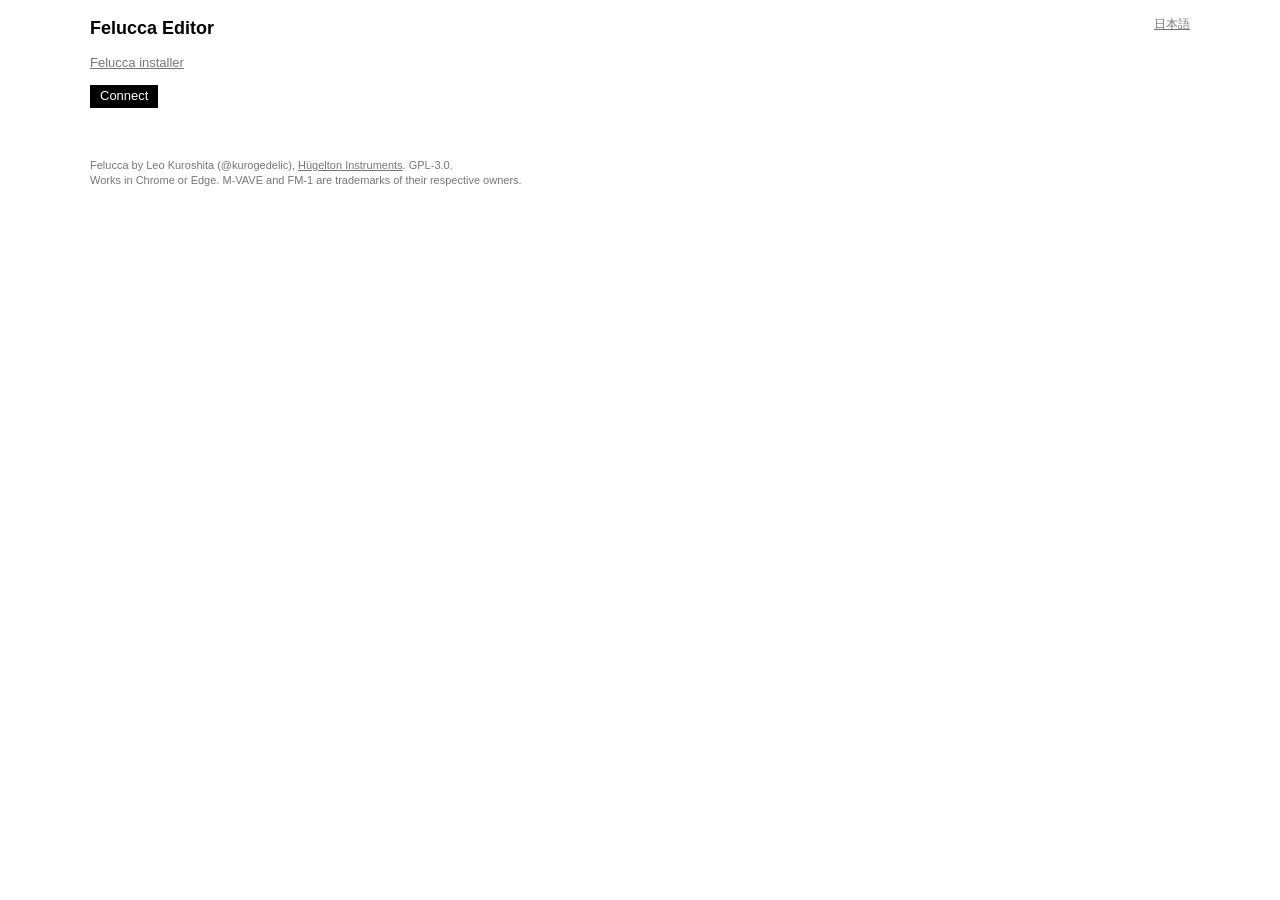
<file: editor.html>
<!doctype html>
<!-- SPDX-License-Identifier: GPL-3.0-only
     Copyright (C) 2026 Leo Kuroshita (@kurogedelic), Hügelton Instruments -->
<!-- Felucca web editor. One file, no libraries. Protocol: EDITOR_PROTOCOL.md.
     Add ?mock=1 to the URL to use a built-in simulated device. -->
<html lang="ja">
<head>
<meta charset="utf-8">
<meta name="viewport" content="width=device-width, initial-scale=1">
<title>Felucca Editor</title>
<style>
  :root { --bg: #fff; --fg: #000; --dim: #777; --line: #ccc; }
  @media (prefers-color-scheme: dark) {
    :root:not([data-theme="light"]) { --bg: #000; --fg: #fff; --dim: #888; --line: #444; }
  }
  :root[data-theme="dark"] { --bg: #000; --fg: #fff; --dim: #888; --line: #444; }
  html { color-scheme: light dark; }
  body { margin: 0; background: var(--bg); color: var(--fg);
         font: 13px/1.4 -apple-system, BlinkMacSystemFont, "Helvetica Neue", Arial, sans-serif;
         font-variant-numeric: tabular-nums; }
  main { max-width: 1100px; margin: 0 auto; padding: 16px; }
  h1 { font-size: 18px; font-weight: 600; margin: 0 0 8px; }
  h2 { font-size: 13px; font-weight: 600; margin: 0 0 4px; padding-bottom: 2px; border-bottom: 1px solid var(--fg); }
  h3 { font-size: 11px; font-weight: 400; color: var(--dim); margin: 4px 0 0; }
  a { color: inherit; }
  .lang { float: right; font-size: 12px; color: var(--dim); text-decoration: underline; background: none; padding: 0; }
  button { font: inherit; background: var(--fg); color: var(--bg); border: 0; padding: 2px 10px; cursor: pointer; }
  button:disabled { opacity: .3; cursor: default; }
  button.lang { color: var(--dim); background: none; }
  select, input[type=text], input[type=number] {
    font: inherit; color: var(--fg); background: var(--bg); border: 1px solid var(--line); padding: 1px 3px; border-radius: 0; }
  input[type=range] { width: 100%; margin: 0; accent-color: var(--fg); }
  input[type=checkbox] { accent-color: var(--fg); margin: 0; }
  .bar { display: flex; flex-wrap: wrap; gap: 6px 12px; align-items: center; margin: 0 0 8px; }
  .dim { color: var(--dim); }
  #status { min-height: 1.4em; }
  section { margin: 12px 0; }
  .groups { columns: 250px; column-gap: 20px; }
  .group { break-inside: avoid; margin: 0 0 12px; }
  .row { display: grid; grid-template-columns: 46px 1fr 70px; gap: 6px; align-items: center; min-height: 22px; }
  .row .v { text-align: right; white-space: nowrap; }
  .row select { width: 100%; }
  .browser { display: flex; flex-wrap: wrap; gap: 12px; align-items: flex-start; }
  .browser select[size] { min-width: 150px; }
  .slots { display: grid; grid-template-columns: auto auto auto auto; gap: 3px 8px; align-items: center; justify-content: start; }
  table { border-collapse: collapse; }
  th { font-weight: 400; color: var(--dim); text-align: left; padding: 0 6px 2px 0; }
  td { padding: 1px 6px 1px 0; }
  td.i { color: var(--dim); text-align: right; }
  #steps input[type=text] { width: 120px; }
  #steps input[type=number] { width: 48px; }
  #steps .bad { outline: 1px solid var(--fg); text-decoration: underline wavy; }
  #steps tr.off td { color: var(--dim); }
  .stepcols { columns: 470px; column-gap: 24px; }
  .stepcols table { break-inside: avoid; }
  .smp { margin: 0 0 14px; padding: 6px 0 0; border-top: 1px solid var(--line); }
  .smp.over { outline: 1px solid var(--fg); outline-offset: 2px; }
  .smp .head { display: flex; flex-wrap: wrap; gap: 4px 12px; align-items: center; }
  .smp .head b { font-weight: 600; min-width: 40px; }
  .smp progress { width: 160px; height: 6px; accent-color: var(--fg); }
  .smp table { margin: 4px 0; }
  .smp input.name { width: 80px; text-transform: uppercase; }
  .smp input.root { width: 48px; }
  .smp .bad { text-decoration: underline wavy; }
  footer { margin-top: 24px; font-size: 11px; color: var(--dim); }
  [hidden] { display: none !important; }
</style>
</head>
<body>
<main>
  <button class="lang" id="lang"></button>
  <h1>Felucca Editor</h1>
  <p class="dim"><a href="./" style="color:inherit">Felucca installer</a></p>
  <div class="bar">
    <button id="connect" data-t="connect"></button>
    <span id="version" class="dim"></span>
    <span id="mock" class="dim" hidden data-t="mock"></span>
  </div>
  <div id="status"></div>

  <div id="ui" hidden>
    <section>
      <h2 data-t="sound"></h2>
      <div class="browser">
        <label><span data-t="engine"></span><br><select id="engine"></select></label>
        <label><span data-t="presets"></span><br><select id="preset" size="8"></select></label>
        <div>
          <p class="bar"><button id="init" data-t="initSound"></button></p>
          <p class="bar"><button id="savefile" data-t="saveFile"></button>
            <button id="loadfile" data-t="loadFile"></button>
            <input type="file" id="file" accept=".json,application/json" hidden></p>
          <h3 data-t="projects"></h3>
          <div class="slots" id="slots"></div>
        </div>
      </div>
    </section>
    <section class="groups" id="groups"></section>
    <section id="steps">
      <h2 data-t="steps"></h2>
      <p class="bar"><button id="reloadsteps" data-t="reload"></button>
        <button id="clearseq" data-t="clearSeq"></button>
        <span class="dim" data-t="notesHelp"></span></p>
      <div class="stepcols" id="steptables"></div>
    </section>
    <section id="samples" hidden>
      <h2 data-t="samples"></h2>
      <p class="dim" data-t="smpHelp"></p>
      <div id="smpslots"></div>
    </section>
  </div>

  <footer>Felucca by Leo Kuroshita (@kurogedelic), <a href="https://hugelton.com" target="_blank" rel="noopener">Hügelton Instruments</a>. GPL-3.0.<br>
    <span data-t="foot"></span> M-VAVE and FM-1 are trademarks of their respective owners.</footer>
</main>
<script>
"use strict";
/*PROTO-BEGIN*/
/* ---------------------------------------------------------------- protocol --- */
const HDR = [0x7D, 0x46, 0x4C];
const CMD = { INFO: 1, GET: 2, SET: 3, DUMP: 4, DESC: 5, STEP_GET: 6, STEP_SET: 7, PRESET: 8, PROJECT: 9, NAMES: 10,
  SMP_BEGIN: 11, SMP_WRITE: 12, SMP_END: 13, SMP_ERASE: 14, SMP_INFO: 15 };
const F = { INT: 0, PCT: 1, BIPCT: 2, TIME: 3, LFOHZ: 4, CUTOFF: 5, DB: 6, SEMI: 7, ENUM: 8, BPM: 9, NOTE: 10, ONOFF: 11, OCT: 12, STEPS: 13 };

const v14enc = (v) => { const u = Math.max(-8192, Math.min(8191, Math.round(v))) + 8192; return [u & 0x7F, (u >> 7) & 0x7F]; };
const v14dec = (lo, hi) => (lo | (hi << 7)) - 8192;
function strEnc(s) { const a = []; for (const c of String(s)) a.push(c.charCodeAt(0) & 0x7F); a.push(0); return a; }

/* only ever builds F0 7D 46 4C ... F7 */
function frame(cmd, args = []) {
  for (const b of args) if (!(Number.isInteger(b) && b >= 0 && b <= 0x7F)) throw new Error("bad data byte " + b);
  return [0xF0, ...HDR, cmd & 0x7F, ...args, 0xF7];
}
/* -> {cmd, a} or null when it is not an editor frame */
function unframe(d) {
  if (!d || d.length < 6 || d[0] !== 0xF0 || d[d.length - 1] !== 0xF7) return null;
  if (d[1] !== HDR[0] || d[2] !== HDR[1] || d[3] !== HDR[2]) return null;
  return { cmd: d[4], a: Array.from(d.slice(5, d.length - 1)) };
}

class Reader {
  constructor(a) { this.a = a; this.i = 0; }
  b() { if (this.i >= this.a.length) throw new Error("short reply"); return this.a[this.i++]; }
  v() { const lo = this.b(); return v14dec(lo, this.b()); }
  s() { let s = ""; for (;;) { const c = this.b(); if (!c) return s; s += String.fromCharCode(c); } }
}

const parse = {
  [CMD.INFO](a) {
    const r = new Reader(a);
    const o = { version: r.s(), nengines: r.b(), pcount: r.b(), gcount: r.b(), nstep: r.b(), pe0: r.b(), engines: [] };
    for (let i = 0; i < o.nengines; i++) o.engines.push(r.s());
    return o;
  },
  [CMD.GET](a) { const r = new Reader(a); return { scope: r.b(), id: r.b(), value: r.v() }; },
  [CMD.SET](a) { return parse[CMD.GET](a); },
  /* needs the counts from INFO */
  [CMD.DUMP](a, info) {
    const r = new Reader(a);
    const o = { engine: r.b(), preset: r.b(), p: [], g: [] };
    for (let i = 0; i < info.pcount; i++) o.p.push(r.v());
    for (let i = 0; i < info.gcount; i++) o.g.push(r.v());
    return o;
  },
  [CMD.DESC](a) {
    const r = new Reader(a);
    const o = { scope: r.b(), id: r.b(), fmt: r.b(), min: r.v(), max: r.v(), def: r.v(), label: r.s(), unit: r.s(), names: [] };
    if (o.fmt === F.ENUM) for (let i = 0; i <= o.max - o.min && i < 16; i++) o.names.push(r.s());
    return o;
  },
  [CMD.STEP_GET](a) {
    const r = new Reader(a);
    const o = { index: r.b(), n: r.b(), notes: [r.b(), r.b(), r.b(), r.b()], time: r.b(), flags: r.b(), vel: r.b() };
    return o;
  },
  [CMD.STEP_SET](a) { return parse[CMD.STEP_GET](a); },
  [CMD.PRESET](a) { const r = new Reader(a); return { engine: r.b(), preset: r.b() }; },
  [CMD.PROJECT](a) { const r = new Reader(a); return { op: r.b(), slot: r.b(), used: r.b() }; },
  [CMD.NAMES](a) {
    const r = new Reader(a);
    const o = { engine: r.b(), names: [] };
    const n = r.b();
    for (let i = 0; i < n; i++) o.names.push(r.s());
    o.titles = [];
    try { o.titles.push(r.s(), r.s()); } catch (e) { o.titles = []; }   /* older firmware: no page titles */
    return o;
  },
  [CMD.SMP_BEGIN](a) { const r = new Reader(a); return { slot: r.b(), rc: r.b() }; },
  [CMD.SMP_WRITE](a) { const r = new Reader(a); return { slot: r.b(), offset: r.b() | (r.b() << 7) | (r.b() << 14), rc: r.b() }; },
  [CMD.SMP_END](a) { return parse[CMD.SMP_BEGIN](a); },
  [CMD.SMP_ERASE](a) { return parse[CMD.SMP_BEGIN](a); },
  [CMD.SMP_INFO](a) {
    const r = new Reader(a);
    const o = { nslots: r.b(), slotKiB: r.b(), slots: [] };
    for (let i = 0; i < o.nslots; i++) o.slots.push({ zones: r.b(), name: r.s(), kib: r.b() });
    return o;
  },
};

const req = {
  info: () => [CMD.INFO, []],
  get: (scope, id) => [CMD.GET, [scope, id]],
  set: (scope, id, v) => [CMD.SET, [scope, id, ...v14enc(v)]],
  dump: () => [CMD.DUMP, []],
  desc: (scope, id) => [CMD.DESC, [scope, id]],
  stepGet: (i) => [CMD.STEP_GET, [i]],
  stepSet: (i, st) => {
    const n = Math.max(0, Math.min(4, st.n | 0));
    const notes = [0, 1, 2, 3].map((k) => (st.notes[k] | 0) & 0x7F);
    return [CMD.STEP_SET, [i, n, ...notes, Math.max(0, Math.min(2, st.time | 0)), st.flags & 3, (st.vel | 0) & 0x7F]];
  },
  preset: (e, p) => [CMD.PRESET, [e & 0x7F, p & 0x7F]],
  project: (op, slot) => { if (![0, 1, 2].includes(op)) throw new Error("bad PROJECT op"); return [CMD.PROJECT, [op, slot & 3]]; },   /* 0 load, 1 save, 2 query */
  names: (e) => [CMD.NAMES, [e & 0x7F]],
  smpBegin: (s) => [CMD.SMP_BEGIN, [s & 0x7F]],
  smpWrite: (s, off, bytes) => [CMD.SMP_WRITE, [s & 0x7F, off & 0x7F, (off >> 7) & 0x7F, (off >> 14) & 0x7F, ...pack7(bytes)]],
  smpEnd: (s, hdr) => [CMD.SMP_END, [s & 0x7F, ...pack7(hdr)]],
  smpErase: (s) => [CMD.SMP_ERASE, [s & 0x7F]],
  smpInfo: () => [CMD.SMP_INFO, []],
};

/* which reply belongs to which request (the device echoes these) */
function replyMatches(cmd, args, a) {
  switch (cmd) {
    case CMD.GET: case CMD.SET: case CMD.DESC: return a[0] === args[0] && a[1] === args[1];
    case CMD.STEP_GET: case CMD.STEP_SET: case CMD.NAMES:
    case CMD.SMP_BEGIN: case CMD.SMP_END: case CMD.SMP_ERASE: return a[0] === args[0];
    case CMD.SMP_WRITE: return a[0] === args[0] && a[1] === args[1] && a[2] === args[2] && a[3] === args[3];
    case CMD.PROJECT: return a[0] === args[0] && a[1] === args[1];
    default: return true;
  }
}

/* strict request/response: one frame in flight, the rest queued */
class Link {
  constructor(send, opts = {}) {
    this.sendRaw = send;
    this.q = [];
    this.cur = null;
    this.closed = false;
    this.timeout = opts.timeout || 300;
    this.onUnknown = opts.onUnknown || (() => {});
    this.onTimeout = opts.onTimeout || (() => {});
  }
  get idle() { return !this.cur && !this.q.length; }
  hasQueued(key) { return this.q.some((r) => r.key === key); }
  /* r = [cmd, args]; opt: {timeout, retries, key (coalesce queued requests), front} */
  request(r, opt = {}) {
    if (this.closed) return Promise.reject(new Error("closed"));
    const [cmd, args] = r;
    if (opt.key) {
      const old = this.q.find((x) => x.key === opt.key);
      if (old) { old.cmd = cmd; old.args = args; return old.promise; }
    }
    let res, rej;
    const promise = new Promise((a, b) => { res = a; rej = b; });
    const item = { cmd, args, key: opt.key, res, rej, promise,
      timeout: opt.timeout || this.timeout, retries: opt.retries ?? 1 };
    if (opt.front) this.q.unshift(item); else this.q.push(item);
    this.pump();
    return promise;
  }
  pump() {
    if (this.cur || this.closed || !this.q.length) return;
    this.cur = this.q.shift();
    this.fire();
  }
  fire() {
    const c = this.cur;
    try { this.sendRaw(frame(c.cmd, c.args)); } catch (e) { this.finish(null, e); return; }
    c.timer = setTimeout(() => {
      if (this.cur !== c) return;
      if (c.retries-- > 0) { this.fire(); return; }
      this.onTimeout(c.cmd);
      this.finish(null, new Error("timeout (cmd " + c.cmd + ")"));
    }, c.timeout);
  }
  finish(val, err) {
    const c = this.cur;
    if (!c) return;
    clearTimeout(c.timer);
    this.cur = null;
    if (err) c.rej(err); else c.res(val);
    this.pump();
  }
  /* raw incoming MIDI bytes */
  receive(data) {
    const f = unframe(data);
    if (!f) return;                                  /* not ours (notes, clock, other SysEx) */
    const c = this.cur;
    if (!c || f.cmd !== c.cmd || !replyMatches(c.cmd, c.args, f.a)) { this.onUnknown(f); return; }
    this.finish(f.a);
  }
  close() {
    this.closed = true;
    const all = (this.cur ? [this.cur] : []).concat(this.q);
    if (this.cur) clearTimeout(this.cur.timer);
    this.cur = null;
    this.q = [];
    for (const r of all) r.rej(new Error("closed"));
  }
}

/* ------------------------------------------------------------- formatting --- */
const NOTE_NAMES = ["C", "C#", "D", "D#", "E", "F", "F#", "G", "G#", "A", "A#", "B"];
const noteName = (n) => NOTE_NAMES[n % 12] + (Math.floor(n / 12) - 1);   /* 60 = C4 */
function parseNote(tok) {
  if (/^\d+$/.test(tok)) { const n = +tok; return n <= 127 ? n : null; }
  const m = /^([A-Ga-g])([#b]?)(-?\d)$/.exec(tok);
  if (!m) return null;
  const base = { C: 0, D: 2, E: 4, F: 5, G: 7, A: 9, B: 11 }[m[1].toUpperCase()];
  const n = base + (m[2] === "#" ? 1 : m[2] === "b" ? -1 : 0) + (parseInt(m[3], 10) + 1) * 12;
  return n >= 0 && n <= 127 ? n : null;
}
/* "C4 E4 G4" -> [60, 64, 67]; null on a bad token or more than 4 notes */
function parseNotes(s) {
  const t = s.trim().split(/[\s,]+/).filter(Boolean);
  if (t.length > 4) return null;
  const out = t.map(parseNote);
  return out.includes(null) ? null : out;
}

/* close to the device's param_format (params.c), tables from tools/gen_tables.py */
function fmtValue(d, v) {
  const sign = (x) => (x > 0 ? "+" + x : String(x));
  switch (d.fmt) {
    case F.PCT: return [String(Math.trunc((v * 100 + 63) / 127)), "%"];
    case F.BIPCT: return [sign(Math.trunc(v * 100 / 64)), "%"];
    case F.TIME: {
      const ms10 = Math.round(10 * Math.pow(10000, (v & 127) / 127));
      if (ms10 < 100) return [(ms10 / 10).toFixed(1), "ms"];
      if (ms10 < 10000) return [String(Math.round(ms10 / 10)), "ms"];
      return [(ms10 / 10000).toFixed(2), "s"];
    }
    case F.LFOHZ: { const h = 0.05 * Math.pow(800, (v & 127) / 127); return [h < 10 ? h.toFixed(2) : h.toFixed(1), "Hz"]; }
    case F.CUTOFF: { const h = 30 * Math.pow(16000 / 30, (v & 127) / 127); return h < 1000 ? [String(Math.round(h)), "Hz"] : [(h / 1000).toFixed(1), "kHz"]; }
    case F.DB: return v <= 0 ? ["OFF", ""] : [((v - 112) / 2).toFixed(1), "dB"];
    case F.SEMI: return [sign(v), "st"];
    case F.ENUM: return [d.names[v - d.min] ?? String(v), d.unit || ""];
    case F.BPM: return [String(v), "BPM"];
    case F.NOTE: return [NOTE_NAMES[((v % 12) + 12) % 12], ""];
    case F.ONOFF: return [v ? "ON" : "OFF", ""];
    case F.STEPS: return [String(v), "STEP"];
    default: return [String(v), d.unit || ""];
  }
}

/* ---------------------------------------------------------- user samples --- */
/* A port of felucca/tools/sampleio.py (read_any_wav, resample, to_int16, ima_encode, user_slot),
   byte for byte: felucca/web/test_web.mjs compares them. */
const SMP = { SLOT_SIZE: 0x14000, DATA_OFF: 512, RATE: 22050, HDR_LEN: 32 + 16 * 28, MAX_ZONES: 16 };
SMP.MAX_DATA = SMP.SLOT_SIZE - SMP.DATA_OFF;

/* groups of up to 7 bytes, each preceded by their top bits */
function pack7(b) {
  const out = [];
  for (let i = 0; i < b.length; i += 7) {
    const g = Array.from(b.slice(i, i + 7));
    out.push(g.reduce((m, x, j) => m | (((x >> 7) & 1) << j), 0));
    for (const x of g) out.push(x & 0x7F);
  }
  return out;
}
function unpack7(a) {
  const out = [];
  for (let i = 0; i < a.length; i += 8) {
    const top = a[i];
    for (let j = 0; j < 7 && i + 1 + j < a.length; j++) out.push(a[i + 1 + j] | (((top >> j) & 1) << 7));
  }
  return Uint8Array.from(out);
}

const CRC_TABLE = (() => {
  const t = new Uint32Array(256);
  for (let n = 0; n < 256; n++) { let c = n; for (let k = 0; k < 8; k++) c = c & 1 ? 0xEDB88320 ^ (c >>> 1) : c >>> 1; t[n] = c >>> 0; }
  return t;
})();
function crc32(b) { let c = 0xFFFFFFFF; for (let i = 0; i < b.length; i++) c = CRC_TABLE[(c ^ b[i]) & 0xFF] ^ (c >>> 8); return (c ^ 0xFFFFFFFF) >>> 0; }

const IMA_STEP = [7, 8, 9, 10, 11, 12, 13, 14, 16, 17, 19, 21, 23, 25, 28, 31, 34, 37, 41, 45, 50, 55, 60, 66, 73, 80, 88,
  97, 107, 118, 130, 143, 157, 173, 190, 209, 230, 253, 279, 307, 337, 371, 408, 449, 494, 544, 598, 658,
  724, 796, 876, 963, 1060, 1166, 1282, 1411, 1552, 1707, 1878, 2066, 2272, 2499, 2749, 3024, 3327, 3660,
  4026, 4428, 4871, 5358, 5894, 6484, 7132, 7845, 8630, 9493, 10442, 11487, 12635, 13899, 15289, 16818,
  18500, 20350, 22385, 24623, 27086, 29794, 32767];
const IMA_IDX = [-1, -1, -1, -1, 2, 4, 6, 8];
/* IMA ADPCM, 4 bit, low nibble first, from predictor 0 / index 0 -> {data, pred, idx} (state at loopStart) */
function imaEncode(s, loopStart = 0) {
  let pred = 0, idx = 0, atLoop = [0, 0];
  const nib = new Uint8Array(s.length + (s.length & 1));
  for (let n = 0; n < s.length; n++) {
    if (n === loopStart) atLoop = [pred, idx];
    const step = IMA_STEP[idx];
    let diff = s[n] - pred, code = 0;
    if (diff < 0) { code = 8; diff = -diff; }
    let vd = step >> 3;
    if (diff >= step) { code |= 4; diff -= step; vd += step; }
    if (diff >= step >> 1) { code |= 2; diff -= step >> 1; vd += step >> 1; }
    if (diff >= step >> 2) { code |= 1; vd += step >> 2; }
    pred = Math.max(-32768, Math.min(32767, code & 8 ? pred - vd : pred + vd));
    idx = Math.max(0, Math.min(88, idx + IMA_IDX[code & 7]));
    nib[n] = code;
  }
  const out = new Uint8Array(nib.length >> 1);
  for (let k = 0; k < nib.length; k += 2) out[k >> 1] = nib[k] | (nib[k + 1] << 4);
  return { data: out, pred: atLoop[0], idx: atLoop[1] };
}

/* WAV: PCM 8/16/24/32 or float, any channel count, mixed to mono -> {sr, x} (gen_samples.read_any_wav) */
function parseWav(buf) {
  const d = new Uint8Array(buf), v = new DataView(d.buffer, d.byteOffset, d.byteLength);
  const id = (i) => String.fromCharCode(d[i], d[i + 1], d[i + 2], d[i + 3]);
  if (d.length < 12 || id(0) !== "RIFF" || id(8) !== "WAVE") throw new Error("not a WAV file");
  let i = 12, fmt = null, data = null;
  while (i + 8 <= d.length) {
    const cid = id(i), n = v.getUint32(i + 4, true);
    if (cid === "fmt ") {
      let tag = v.getUint16(i + 8, true);
      const ch = v.getUint16(i + 10, true), sr = v.getUint32(i + 12, true), bits = v.getUint16(i + 22, true);
      if (tag === 0xFFFE) tag = v.getUint16(i + 32, true);
      fmt = { tag, ch, sr, bits };
    } else if (cid === "data") {
      data = [i + 8, Math.min(d.length, i + 8 + n)];
      break;
    }
    i += 8 + n + (n & 1);
  }
  if (!fmt || !data) throw new Error("WAV without fmt/data");
  const { tag, ch, sr, bits } = fmt, bps = bits >> 3, frame = bps * ch;
  if (!(tag === 1 || tag === 3) || !bps || !ch) throw new Error("unsupported WAV format");
  const nfr = Math.floor((data[1] - data[0]) / frame), x = new Float64Array(nfr);
  for (let f = 0; f < nfr; f++) {
    let acc = 0;
    for (let c = 0; c < ch; c++) {
      const o = data[0] + f * frame + c * bps;
      let s;
      if (tag === 3) s = bps === 4 ? v.getFloat32(o, true) : v.getFloat64(o, true);
      else if (bps === 2) s = v.getInt16(o, true) / 32768;
      else if (bps === 3) s = (((d[o] | (d[o + 1] << 8) | (d[o + 2] << 16)) << 8) >> 8) / 8388608;
      else if (bps === 4) s = v.getInt32(o, true) / 2147483648;
      else s = (d[o] - 128) / 128;
      acc += s;
    }
    x[f] = acc / ch;
  }
  return { sr, x };
}

/* gen_samples.resample: moving average over the ratio, then linear interpolation */
function resample(x, sr, to) {
  if (sr === to) return Array.from(x);
  if (sr > to) {
    const k = Math.max(1, pyRound(sr / to));
    if (k > 1) {
      const y = new Array(x.length);
      for (let i = 0; i < x.length; i++) { let s = 0; for (let j = i; j < Math.min(x.length, i + k); j++) s += x[j]; y[i] = s / k; }
      x = y;
    }
  }
  const step = sr / to, out = [];
  let p = 0;
  while (p < x.length - 1) { const i = Math.floor(p), f = p - i; out.push(x[i] * (1 - f) + x[i + 1] * f); p += step; }
  return out;
}
function pyRound(v) { const f = Math.floor(v), r = v - f; return r > 0.5 ? f + 1 : r < 0.5 ? f : (f % 2 ? f + 1 : f); }

/* mono float -> int16, peak normalised to 30000 */
function normalize(x) {
  let pk = 1e-9;
  for (const v of x) pk = Math.max(pk, Math.abs(v));
  return Int16Array.from(x, (v) => Math.max(-32768, Math.min(32767, Math.trunc(v / pk * 30000))));
}

/* root from a file name like "piano_C4" or "F#3" (C4 = 60), else 60 (sampleio.note_from_name) */
function rootFromName(name) {
  const m = /(?<![A-Za-z])([A-G])([#b]?)(-?\d)(?!\d)/.exec(name);
  if (!m) return 60;
  const n = { C: 0, D: 2, E: 4, F: 5, G: 7, A: 9, B: 11 }[m[1]] + (m[2] === "#" ? 1 : m[2] === "b" ? -1 : 0) + (parseInt(m[3], 10) + 1) * 12;
  return Math.max(0, Math.min(127, n));
}

/* zones: [{s: Int16Array (22050 Hz), root, lo?, hi?}] -> {hdr (480 B), data, zones} (sampleio.user_slot) */
function buildSlot(name, zonesIn) {
  const zones = [], parts = [];
  let len = 0;
  for (const z of zonesIn) {
    const e = imaEncode(z.s, 0);
    zones.push({ off: len, n: z.s.length, ls: 0, le: z.s.length - 1, root: z.root, lo: z.lo ?? null, hi: z.hi ?? null, pred: e.pred, idx: e.idx });
    parts.push(e.data);
    len += e.data.length;
  }
  const data = new Uint8Array(len);
  let o = 0;
  for (const p of parts) { data.set(p, o); o += p.length; }
  if (len > SMP.MAX_DATA) throw new Error(`too long: ${len} B (max ${SMP.MAX_DATA} B)`);
  if (!zones.length || zones.length > SMP.MAX_ZONES) throw new Error("1..16 files per slot");
  zones.sort((a, b) => a.root - b.root);
  zones.forEach((z, j) => {
    if (z.lo == null) {
      z.lo = j === 0 ? 0 : Math.floor((zones[j - 1].root + z.root) / 2) + 1;
      z.hi = j === zones.length - 1 ? 127 : Math.floor((z.root + zones[j + 1].root) / 2);
    }
  });
  const hdr = new Uint8Array(SMP.HDR_LEN), v = new DataView(hdr.buffer);
  v.setUint32(0, 0x504D5346, true);
  v.setUint16(4, 1, true);
  hdr[6] = zones.length;
  const nm = String(name).toUpperCase().replace(/[^\x20-\x7E]/g, "").slice(0, 8);
  for (let i = 0; i < nm.length; i++) hdr[8 + i] = nm.charCodeAt(i);
  v.setUint32(16, len, true);
  v.setUint32(20, crc32(data), true);
  const rate = pyRound(SMP.RATE / 44100 * 65536);
  zones.forEach((z, j) => {
    const b = 32 + j * 28;
    [z.off, z.n, z.ls, z.le, rate].forEach((x, k) => v.setUint32(b + k * 4, x >>> 0, true));
    v.setInt16(b + 20, z.root * 16, true);
    v.setInt16(b + 22, z.pred, true);
    hdr[b + 24] = z.idx; hdr[b + 25] = z.lo; hdr[b + 26] = z.hi; hdr[b + 27] = 0;
  });
  return { hdr, data, zones };
}

/* ------------------------------------------------------------ mock device --- */
/* Implements the protocol like felucca/src/editor.c, with tables copied from params.c
   and the engine sources. Used with ?mock=1. */
function makeMockDevice() {
  const NONOFF = ["OFF", "ON"], NDIV = ["1/4", "1/8", "1/16", "1/32", "8T", "16T"], NGO = ["--", "GO"], NDASH = ["--"];
  const D = (label, fmt, min, max, def, names = null, unit = "") => ({ label, fmt, min, max, def, names, unit });
  const E = (label, names, def) => D(label, F.ENUM, 0, names.length - 1, def, names);
  const TP = [
    D("LVL", F.DB, 0, 127, 104),
    D("ATK", F.TIME, 0, 127, 10), D("DEC", F.TIME, 0, 127, 70), D("SUS", F.PCT, 0, 127, 90), D("REL", F.TIME, 0, 127, 60),
    D("FLT", F.BIPCT, -64, 63, 0), D("PIT", F.BIPCT, -64, 63, 0), D("SHP", F.BIPCT, -64, 63, 0), D("FX", F.BIPCT, -64, 63, 0),
    D("RATE", F.LFOHZ, 0, 127, 60), E("WAVE", ["SIN", "TRI", "SAW", "SQR", "S&H"], 0), D("PHS", F.INT, 0, 127, 0), D("FADE", F.TIME, 0, 127, 0),
    D("PIT", F.BIPCT, -64, 63, 0), D("FLT", F.BIPCT, -64, 63, 0), D("SHP", F.BIPCT, -64, 63, 0), D("AMP", F.PCT, 0, 127, 0),
    E("MODE", ["OFF", "UP", "DN", "UPDN", "RND", "ORD"], 0), E("RATE", NDIV, 2), D("OCT", F.INT, 1, 4, 1), D("GATE", F.PCT, 1, 127, 64),
    D("SWG", F.PCT, 0, 100, 0), D("PROB", F.PCT, 0, 127, 127), E("HOLD", NONOFF, 0), E("ORD", ["NOTE", "PLAY"], 0),
    D("ROOT", F.NOTE, 0, 11, 0), E("SCL", ["CHR", "MAJ", "MIN", "DOR", "MIX", "PEN", "MPEN", "HARM"], 0), E("QNT", NONOFF, 0), D("TRN", F.SEMI, -24, 24, 0),
    D("LEN", F.STEPS, 1, 64, 16), E("DIV", NDIV, 2), D("SWG", F.PCT, 0, 100, 0), D("GATE", F.PCT, 1, 127, 64),
    D("DST", F.PCT, 0, 127, 0), D("CHO", F.PCT, 0, 127, 0), D("DLY", F.PCT, 0, 127, 0), D("REV", F.PCT, 0, 127, 0),
    E("VCE", ["POLY", "MONO", "LEG", "UNI"], 0), D("GLD", F.TIME, 0, 127, 0), D("PAN", F.BIPCT, -64, 63, 0), E("MUTE", NONOFF, 0),
    E("GLMOD", ["RATE", "TIME"], 0), E("PRIO", ["LAST", "LOW", "HIGH"], 0), E("ALLOC", ["ROT", "REUSE"], 0), D("DTUNE", F.INT, 0, 127, 40),
  ];
  const GP = [
    D("BPM", F.BPM, 40, 240, 120), D("SWG", F.PCT, 0, 100, 0), E("CLK", ["INT"], 0), D("TUNE", F.INT, -50, 50, 0),
    E("TIME", NDIV, 1), D("FDBK", F.PCT, 0, 120, 60), D("COLR", F.PCT, 0, 127, 70), D("MIX", F.PCT, 0, 127, 90),
    D("SIZE", F.PCT, 0, 127, 90), D("DAMP", F.PCT, 0, 127, 60), D("CRT", F.LFOHZ, 0, 127, 40), D("CDP", F.PCT, 0, 127, 60),
    E("MIDI", NDASH, 0), E("SYNC", NDASH, 0), E("ROUT", NDASH, 0), D("CPU", F.INT, 0, 0, 0),
    D("SLOT", F.INT, 1, 4, 1), E("NAME", NDASH, 0), E("LOAD", NGO, 0), E("SAVE", NGO, 0),
    E("ENG", ["ANALOG", "DIGITAL", "PHASE", "LOFI", "SAMPLE"], 0), E("SET", NGO, 0),
    E("CLRSQ", NGO, 0), E("INIT", NGO, 0),
    D("CH", F.INT, 0, 16, 10), D("LEVEL", F.INT, 0, 127, 100), D("REV", F.INT, 0, 127, 16),
  ];
  const NONE = D("-", F.INT, 0, 0, 0);
  const RATIO = [".5", "1", "2", "3", "4", "5", "6", "7", "8", "9", "10", "11", "12", "14", "16"];
  const P = (name, e, env = [10, 70, 90, 60], mono = 0, pat = 0) => ({ name, e, env, mono, pat });
  const ENG = [
    { name: "ANALOG", titles: ["OSC", "FLT"], edit: [E("WAVE", ["SAW", "SQR", "TRI", "SIN", "PWM"], 0), D("DTN", F.INT, 0, 127, 10, null, "ct"), D("MIX", F.PCT, 0, 127, 64),
        D("NOIS", F.PCT, 0, 127, 0), D("CUT", F.CUTOFF, 0, 127, 90), D("RES", F.PCT, 0, 127, 30), D("DRV", F.PCT, 0, 127, 0), D("KTR", F.PCT, 0, 127, 64)],
      presets: [P("SAW LEAD", [0, 12, 64, 0, 90, 30, 10, 64], [4, 70, 100, 50], 1), P("SOFT PAD", [0, 20, 64, 4, 60, 10, 0, 32], [80, 90, 110, 95]),
        P("SQR BASS", [1, 0, 0, 0, 50, 70, 40, 64], [0, 60, 40, 30], 1), P("PWM STR", [4, 8, 40, 0, 75, 20, 0, 48]),
        P("ACID", [0, 0, 0, 0, 50, 100, 25, 64], [0, 55, 20, 30], 1, 1), P("SINE KEY", [3, 6, 50, 0, 127, 0, 0, 0]),
        P("RAVE", [4, 30, 64, 0, 85, 20, 30, 64]), P("SUB BASS", [3, 0, 0, 0, 40, 0, 20, 0], [0, 60, 100, 20], 1),
        P("PLUCK", [0, 8, 50, 0, 30, 40, 0, 64], [0, 45, 0, 45]), P("BRASS", [0, 10, 64, 0, 45, 20, 10, 64]),
        P("WIND", [0, 0, 0, 90, 30, 90, 0, 0]), P("STRINGS", [0, 25, 64, 0, 70, 10, 0, 32])] },
    { name: "DIGITAL", titles: ["OPS", "MOD"], edit: [E("ALG", ["1", "2", "3", "4", "5", "6", "7", "8"], 0), E("R2", RATIO, 1), E("R3", RATIO, 1), E("R4", RATIO, 1),
        D("IDX", F.PCT, 0, 127, 60), D("MDEC", F.TIME, 0, 127, 60), D("FB", F.PCT, 0, 127, 0), NONE],
      presets: [P("E.PIANO", [4, 1, 1, 14, 70, 55, 0, 0]), P("BELL", [4, 8, 1, 4, 90, 70, 0, 0]), P("BASS", [0, 1, 1, 1, 48, 40, 8, 0], undefined, 1),
        P("BRASS", [0, 1, 1, 1, 70, 40, 20, 0]), P("ORGAN", [7, 2, 3, 4, 0, 0, 0, 0]), P("PAD", [5, 2, 1, 3, 40, 90, 10, 0]),
        P("MARIMBA", [4, 4, 1, 1, 60, 30, 0, 0]), P("FM LEAD", [0, 1, 2, 1, 70, 60, 40, 0]), P("FUNK KEY", [3, 1, 3, 5, 90, 25, 20, 0])] },
    { name: "PHASE", titles: ["PHS", "LINE"], edit: [E("WAVE", ["SAW", "SQR", "PLS", "DSIN", "SPLS", "RSAW", "RTRI", "RTRP"], 0),
        E("WAVE2", ["--", "SAW", "SQR", "PLS", "DSIN", "SPLS", "RSAW", "RTRI", "RTRP"], 0), D("DCW", F.PCT, 0, 127, 60), D("ENV", F.PCT, 0, 127, 64),
        D("DTN", F.INT, 0, 127, 0, null, "ct"), E("LINE", ["MIX", "RING"], 0), D("SUB", F.PCT, 0, 127, 0), NONE],
      presets: [P("BRASS", [0, 0, 30, 90, 0, 0, 0, 0]), P("BASS", [0, 0, 40, 100, 0, 0, 50, 0], undefined, 1, 2), P("ORGAN", [3, 0, 40, 0, 0, 0, 0, 0]),
        P("STRING", [0, 4, 50, 40, 12, 0, 0, 0]), P("RESO", [5, 0, 60, 60, 0, 0, 0, 0]), P("BELL", [6, 0, 80, 50, 0, 1, 0, 0]),
        P("PLUCK", [1, 0, 20, 110, 0, 0, 0, 0], undefined, 0, 3), P("WIRE", [4, 7, 70, 40, 7, 0, 0, 0])] },
    { name: "LOFI", titles: ["CHIP", "MOTN"], edit: [E("CHIP", ["4BIT", "4B/2", "8BIT", "1BIT"], 0), E("WAVE", ["PLS", "TRI", "SAW", "NOIS"], 0), D("DUTY", F.INT, 0, 127, 64),
        D("CRSH", F.PCT, 0, 127, 0), D("SWP", F.PCT, 0, 127, 0), D("VIB", F.PCT, 0, 127, 0), E("ARP", ["OFF", "OCT", "MAJ", "MIN"], 0), D("TONE", F.PCT, 0, 127, 127)],
      presets: [P("PULSE LD", [0, 0, 32, 0, 0, 20, 0, 127]), P("WAVE BASS", [1, 1, 0, 0, 0, 0, 0, 90], undefined, 1),
        P("ARP 8BIT", [2, 0, 96, 0, 0, 0, 2, 110]), P("ZAP", [0, 0, 0, 0, 90, 0, 0, 127]), P("NOISE HH", [3, 3, 0, 0, 0, 0, 0, 127])] },
    { name: "SAMPLE", titles: ["SET", "TONE"], edit: [E("SET", ["PIANO", "EPIANO", "STRINGS", "CHOIR", "BASS", "GUITAR", "USR1", "USR2", "USR3"], 0), D("TUNE", F.SEMI, -24, 24, 0), D("BITS", F.INT, 0, 127, 0),
        E("LOOP", NONOFF, 1), D("CUT", F.INT, 0, 127, 127), NONE, D("DRV", F.PCT, 0, 127, 0), NONE],
      presets: [P("PIANO", [0, 0, 0, 0, 127, 0, 0, 0]), P("EPIANO", [1, 0, 0, 0, 110, 0, 0, 0]), P("STRINGS", [2, 0, 0, 1, 100, 0, 0, 0]),
        P("CHOIR", [3, 0, 0, 1, 90, 0, 0, 0]), P("BASS", [4, -12, 0, 0, 80, 0, 20, 0], undefined, 1), P("GUITAR", [5, 0, 0, 0, 120, 0, 0, 0])] },
  ];
  const PATTERNS = [
    [[45, 45, 57, 45, 0, 48, 45, 55, 45, 0, 57, 52, 45, 48, 0, 50], [1, 0, 2, 0, 0, 0, 1, 2, 0, 0, 1, 0, 0, 2, 0, 1]],
    [[0, 36, 0, 36, 0, 36, 0, 48, 0, 36, 0, 36, 0, 39, 0, 43], [0, 1, 0, 0, 0, 1, 0, 0, 0, 1, 0, 0, 0, 0, 0, 0]],
    [[60, 0, 67, 0, 72, 67, 0, 64, 62, 0, 69, 0, 74, 69, 0, 67], [1, 0, 0, 0, 1, 0, 0, 0, 1, 0, 0, 0, 1, 0, 0, 0]],
  ];
  const P_COUNT = 53, G_COUNT = 27, NSTEP = 64, P_E0 = 45, G_ENGSEL = 20;
  const clamp = (v, a, b) => Math.max(a, Math.min(b, v));
  const st = {
    engine: 0, preset: 0,
    p: TP.map((d) => d.def).concat(new Array(8).fill(0)),
    g: GP.map((d) => d.def),
    step: Array.from({ length: NSTEP }, () => ({ n: 0, notes: [0, 0, 0, 0], time: 2, flags: 0, vel: 0 })),
    slots: [null, null, null, null],
    smp: [0, 1, 2].map(() => ({ flash: new Uint8Array(SMP.SLOT_SIZE).fill(0xFF), zones: 0, name: "", len: 0, next: SMP.DATA_OFF })),
  };
  const desc = (scope, id) => (scope === 0 && id < P_COUNT ? (id >= P_E0 ? ENG[st.engine].edit[id - P_E0] : TP[id])
    : scope === 1 && id < G_COUNT ? GP[id] : null);
  const seqEmpty = () => st.step.every((s) => !s.n);
  function loadPattern(k) {
    const [notes, flags] = PATTERNS[k];
    st.step.forEach((s, i) => { const n = i < 16 ? notes[i] : 0; s.notes = [n, 0, 0, 0]; s.n = n ? 1 : 0; s.time = n ? 0 : 2; s.flags = n ? flags[i] : 0; s.vel = n ? 96 : 0; });
    st.p[29] = 16;
  }
  function applyPreset(pi) {
    const e = ENG[st.engine];
    pi %= e.presets.length;
    const pr = e.presets[pi];
    st.preset = pi;
    for (let i = 0; i < 8; i++) st.p[P_E0 + i] = pr.e[i];
    [1, 2, 3, 4].forEach((id, k) => { st.p[id] = pr.env[k]; });
    st.p[37] = pr.mono ? 2 : 0;
    st.p[33] = 0; st.p[34] = 24; st.p[35] = 28; st.p[36] = 36;
    if (pr.pat && seqEmpty()) loadPattern(pr.pat - 1);
  }
  function setEngine(ei) {
    st.engine = ei % ENG.length;
    for (let i = 0; i < 8; i++) st.p[P_E0 + i] = ENG[st.engine].edit[i].def;
    applyPreset(0);
  }
  setEngine(0);
  applyPreset(4);                                   /* ACID with its pattern */
  st.slots[0] = JSON.parse(JSON.stringify({ engine: st.engine, preset: st.preset, p: st.p, g: st.g, step: st.step }));

  function handle(cmd, a) {
    const out = [];
    const b = (x) => out.push(x & 0x7F), v = (x) => out.push(...v14enc(x)), s = (x) => out.push(...strEnc(x));
    switch (cmd) {
      case CMD.INFO:
        s("FELUCCA 0.4 BETA (MOCK)"); b(ENG.length); b(P_COUNT); b(G_COUNT); b(NSTEP); b(P_E0);
        ENG.forEach((e) => s(e.name));
        break;
      case CMD.GET: case CMD.SET: {
        if (a.length < 2) return null;
        const d = desc(a[0], a[1]);
        if (!d) return null;
        const arr = a[0] ? st.g : st.p;
        if (cmd === CMD.SET && a.length >= 4) {
          if (a[0] === 1 && a[1] === G_ENGSEL) setEngine(clamp(v14dec(a[2], a[3]), 0, ENG.length - 1));
          else if (d.max > d.min) arr[a[1]] = clamp(v14dec(a[2], a[3]), d.min, d.max);
        }
        b(a[0]); b(a[1]); v(arr[a[1]]);
        break;
      }
      case CMD.DUMP:
        b(st.engine); b(st.preset); st.p.forEach(v); st.g.forEach(v);
        break;
      case CMD.DESC: {
        if (a.length < 2) return null;
        const d = desc(a[0], a[1]);
        if (!d) return null;
        b(a[0]); b(a[1]); b(d.fmt); v(d.min); v(d.max); v(d.def); s(d.label); s(d.unit || "");
        if (d.fmt === F.ENUM && d.names) for (let i = 0; i <= d.max - d.min && i < 16; i++) s(d.names[i]);
        break;
      }
      case CMD.STEP_GET: case CMD.STEP_SET: {
        if (a.length < 1 || a[0] >= NSTEP) return null;
        const x = st.step[a[0]];
        if (cmd === CMD.STEP_SET && a.length >= 9) {
          x.n = Math.min(4, a[1]); x.notes = a.slice(2, 6); x.time = Math.min(2, a[6]); x.flags = a[7] & 3; x.vel = a[8];
        }
        b(a[0]); b(x.n); x.notes.forEach(b); b(x.time); b(x.flags); b(x.vel);
        break;
      }
      case CMD.PRESET:
        if (a.length < 2 || a[0] >= ENG.length) return null;
        if (a[0] !== st.engine) setEngine(a[0]);
        applyPreset(a[1]);
        b(st.engine); b(st.preset);
        break;
      case CMD.PROJECT: {
        if (a.length < 2) return null;
        const k = a[1] & 3;
        if (a[0] > 2) return null;
        if (a[0] === 1) st.slots[k] = JSON.parse(JSON.stringify({ engine: st.engine, preset: st.preset, p: st.p, g: st.g, step: st.step }));
        else if (a[0] === 0 && st.slots[k]) Object.assign(st, JSON.parse(JSON.stringify(st.slots[k])));
        b(a[0]); b(k); b(st.slots[k] ? 1 : 0);
        break;
      }
      case CMD.NAMES:
        if (a.length < 1 || a[0] >= ENG.length) return null;
        b(a[0]); b(ENG[a[0]].presets.length); ENG[a[0]].presets.forEach((p) => s(p.name));
        ENG[a[0]].titles.forEach(s);
        break;
      /* user sample slots: the header is checked like the firmware's ed_smp_end() */
      case CMD.SMP_BEGIN: case CMD.SMP_ERASE: {
        if (a.length < 1 || a[0] >= 3) return null;
        const u = st.smp[a[0]];
        if (cmd === CMD.SMP_ERASE) u.flash.fill(0xFF); else u.flash.fill(0xFF, 0, 4096);
        u.zones = 0; u.name = ""; u.len = 0; u.next = SMP.DATA_OFF;
        b(a[0]); b(0);
        break;
      }
      case CMD.SMP_WRITE: {
        if (a.length < 5 || a[0] >= 3) return null;
        const u = st.smp[a[0]], off = a[1] | (a[2] << 7) | (a[3] << 14), dat = unpack7(a.slice(4));
        let rc = 0;
        if (off < SMP.DATA_OFF || (off & 0xFF) || !dat.length || off + dat.length > SMP.SLOT_SIZE || dat.length > 256) rc = 1;
        else {
          if (!(off & 0xFFF)) u.flash.fill(0xFF, off, off + 4096);
          u.flash.set(dat, off);
          u.next = off + dat.length;
        }
        b(a[0]); b(off); b(off >> 7); b(off >> 14); b(rc);
        break;
      }
      case CMD.SMP_END: {
        if (a.length < 2 || a[0] >= 3) return null;
        const u = st.smp[a[0]], hd = unpack7(a.slice(1)), dv = new DataView(hd.buffer);
        let rc = 0;
        if (hd.length < SMP.HDR_LEN || dv.getUint32(0, true) !== 0x504D5346 || dv.getUint16(4, true) !== 1) rc = 2;
        else if (!hd[6] || hd[6] > 16) rc = 5;
        else {
          const len = dv.getUint32(16, true);
          if (len > SMP.MAX_DATA) rc = 1;
          else if (crc32(u.flash.subarray(SMP.DATA_OFF, SMP.DATA_OFF + len)) !== dv.getUint32(20, true)) rc = 3;
          else {
            u.flash.set(hd, 0);
            u.zones = hd[6]; u.len = len;
            u.name = String.fromCharCode(...hd.slice(8, 16)).replace(/\0.*$/, "");
          }
        }
        b(a[0]); b(rc);
        break;
      }
      case CMD.SMP_INFO:
        b(3); b(SMP.SLOT_SIZE / 1024);
        st.smp.forEach((u) => { b(u.zones); s(u.zones ? u.name : ""); b(u.zones ? Math.ceil(u.len / 1024) : 0); });
        break;
      default:
        return null;
    }
    return frame(cmd, out);
  }

  /* a WebMIDI-like access object: one input and one output named "Felucca" */
  const input = { id: "mock-in", name: "Felucca", type: "input", state: "connected", onmidimessage: null };
  let busy = false;
  const output = {
    id: "mock-out", name: "Felucca", type: "output", state: "connected",
    send(data) {
      const f = unframe(data);
      if (!f) { console.error("mock: refused a frame that is not F0 7D 46 4C ... F7", data); return; }
      if (busy) { console.warn("mock: frame dropped (device holds only one frame)", data); return; }
      busy = true;
      setTimeout(() => {
        busy = false;
        const r = handle(f.cmd, f.a);
        if (r && input.onmidimessage) input.onmidimessage({ data: Uint8Array.from(r) });
      }, f.cmd === CMD.SMP_ERASE ? 900 : f.cmd === CMD.SMP_BEGIN ? 120 : f.cmd === CMD.SMP_WRITE ? 25 + Math.random() * 10 : 4 + Math.random() * 12);
    },
  };
  /* a "knob" moved on the device now and then, so polling has something to follow */
  const knob = setInterval(() => {
    const id = [9, 33, 35, P_E0 + 4][Math.floor(Math.random() * 4)];
    const d = desc(0, id);
    st.p[id] = clamp(st.p[id] + (Math.random() < 0.5 ? -4 : 4), d.min, d.max);
  }, 4000);
  return {
    state: st,
    stop: () => clearInterval(knob),
    access: { sysexEnabled: true, inputs: new Map([[input.id, input]]), outputs: new Map([[output.id, output]]), onstatechange: null },
  };
}
/*PROTO-END*/

/* ===================================================================== UI === */
if (typeof document !== "undefined") (() => {
const $ = (id) => document.getElementById(id);
const el = (tag, attrs = {}, ...kids) => {
  const e = document.createElement(tag);
  for (const [k, v] of Object.entries(attrs)) {
    if (k === "text") e.textContent = v;
    else if (k.startsWith("on")) e.addEventListener(k.slice(2), v);
    else if (v !== false && v != null) e.setAttribute(k, v === true ? "" : v);
  }
  for (const k of kids) e.append(k);
  return e;
};
const sleep = (ms) => new Promise((r) => setTimeout(r, ms));

const TEXT = {
  ja: {
    other: "English", connect: "接続", disconnect: "切断", mock: "モック（実機なし）",
    sound: "音色", engine: "エンジン", presets: "プリセット", initSound: "音色を初期化",
    saveFile: "ファイルに保存", loadFile: "ファイルを読み込む", projects: "プロジェクト",
    load: "読込", save: "保存", used: "使用中", empty: "空", unknown: "—",
    steps: "ステップ", reload: "再読み込み", clearSeq: "シーケンスを消去",
    notesHelp: "ノートは C4 E4 G4 のように入力（最大 4 音、C4 = 60）。",
    notes: "ノート", time: "タイム", acc: "アクセント", slide: "スライド", vel: "ベロシティ",
    foot: "Chrome か Edge で使えます。",
    nomidi: "このブラウザでは使えません。Chrome か Edge で開いてください。",
    denied: "MIDI（SysEx）の使用が許可されませんでした。",
    nodevice: "Felucca が見つかりません。USB で接続して、もう一度押してください。",
    connecting: "接続中", reading: "読み込み中 ", steploading: "ステップを読み込み中 ",
    ready: "接続しました", disconnected: "切断されました", lost: "Felucca が外されました",
    noreply: "応答がありません", error: "エラー: ", busy: "処理中",
    applying: "書き込み中 ", applied: "読み込みました", badfile: "ファイルを読み込めません: ",
    savedSlot: "保存しました: スロット ", loadedSlot: "読み込みました: スロット ", emptySlot: "空のスロットです: ",
    confirmSave: "スロット {n} に上書き保存しますか？", confirmLoad: "スロット {n} を読み込みますか？ 今の音色とパターンは置き換わります。",
    confirmClear: "シーケンスを全部消しますか？", confirmInit: "音色を初期化しますか？",
    samples: "サンプル", smpHelp: "WAV をドロップするか選んでください。1 スロットに 16 ファイルまで、モノ 22050 Hz の ADPCM で合計約 7 秒。SAMPLE エンジンの SET で USR1〜USR3 を選ぶと鳴ります。",
    zones: "ゾーン", smpName: "名前", chooseFiles: "ファイルを選ぶ", upload: "書き込む", erase: "消去", clearList: "リストを消す",
    file: "ファイル", root: "ルート", keys: "鍵盤", length: "長さ", remove: "外す",
    smpTooBig: "大きすぎます", smpDecodeFail: "読み込めません: ", smpUploading: "書き込み中 USR", smpDone: "書き込みました USR",
    smpFail: "サンプルの書き込みに失敗しました: ", smpErased: "消去しました USR",
    confirmErase: "USR{n} を消去しますか？", confirmUpload: "USR{n} に書き込みますか？ 今の内容は消えます。",
    layout: "（ファームウェアのパラメーター数が想定と違うため、簡易表示にしています）",
  },
  en: {
    other: "日本語", connect: "Connect", disconnect: "Disconnect", mock: "Mock device (no hardware)",
    sound: "Sound", engine: "Engine", presets: "Presets", initSound: "Init sound",
    saveFile: "Save to file", loadFile: "Load file", projects: "Projects",
    load: "Load", save: "Save", used: "used", empty: "empty", unknown: "—",
    steps: "Steps", reload: "Reload", clearSeq: "Clear sequence",
    notesHelp: "Enter notes like C4 E4 G4 (up to 4, C4 = 60).",
    notes: "Notes", time: "Time", acc: "Accent", slide: "Slide", vel: "Velocity",
    foot: "Works in Chrome or Edge.",
    nomidi: "This browser cannot do it. Open the page in Chrome or Edge.",
    denied: "MIDI (SysEx) access was not allowed.",
    nodevice: "Felucca not found. Connect it by USB and press Connect again.",
    connecting: "Connecting", reading: "Reading ", steploading: "Reading steps ",
    ready: "Connected", disconnected: "Disconnected", lost: "Felucca was unplugged",
    noreply: "No reply from the device", error: "Error: ", busy: "Busy",
    applying: "Writing ", applied: "Loaded", badfile: "Cannot read the file: ",
    savedSlot: "Saved to slot ", loadedSlot: "Loaded slot ", emptySlot: "Empty slot: ",
    confirmSave: "Overwrite slot {n}?", confirmLoad: "Load slot {n}? The current sound and pattern will be replaced.",
    confirmClear: "Clear the whole sequence?", confirmInit: "Reset the sound to the engine defaults?",
    samples: "Samples", smpHelp: "Drop or choose WAV files. Up to 16 files per slot, stored as mono 22050 Hz ADPCM (about 7 s in all). Select USR1–USR3 with SET on the SAMPLE engine.",
    zones: "zones", smpName: "Name", chooseFiles: "Choose files", upload: "Upload", erase: "Erase", clearList: "Clear list",
    file: "File", root: "Root", keys: "Keys", length: "Length", remove: "Remove",
    smpTooBig: "too large", smpDecodeFail: "Cannot read: ", smpUploading: "Uploading USR", smpDone: "Uploaded USR",
    smpFail: "Sample upload failed: ", smpErased: "Erased USR",
    confirmErase: "Erase USR{n}?", confirmUpload: "Write to USR{n}? Its current contents will be replaced.",
    layout: "(The firmware has a different parameter count; showing a plain list.)",
  },
};
let lang = (navigator.language || "en").toLowerCase().startsWith("ja") ? "ja" : "en";
const t = (k) => TEXT[lang][k] ?? k;
let lastKey = null, lastArg = "";
function sayK(k, arg = "") { lastKey = k; lastArg = arg; $("status").textContent = t(k) + arg; }
function applyLang() {
  document.documentElement.lang = lang;
  document.querySelectorAll("[data-t]").forEach((e) => { e.textContent = t(e.dataset.t); });
  $("lang").textContent = t("other");
  $("connect").textContent = t(dev ? "disconnect" : "connect");
  if (lastKey) $("status").textContent = t(lastKey) + lastArg;
  if (dev) { renderSlots(); renderStepHead(); renderSamples(); }
}
$("lang").addEventListener("click", () => { lang = lang === "ja" ? "en" : "ja"; applyLang(); });

const MOCK = new URLSearchParams(location.search).get("mock") === "1";
$("mock").hidden = !MOCK;
let mock = null;

/* -------------------------------------------------------------- state --- */
let access = null;     /* MIDIAccess */
let dev = null;        /* {link, input, output, info, pdesc[], gdesc[], names[][], dump, steps[], slotUsed[]} */
let busy = 0;          /* multi-request operations in progress: no polling */
let dragging = null;   /* key of the slider being dragged */
let wantConnected = false;
const ctl = new Map(); /* key "s:id" -> {input, out, desc, scope, id, row} */
const sets = new Map(); /* key -> {last, timer} for SET throttling */
const stepEdit = new Map(); /* index -> time of the last edit */

/* parameter ids (felucca/src/core.h); used only when P_COUNT / G_COUNT match */
const EXPECT = { pcount: 53, gcount: 27, pe0: 45 };
const P = { LEVEL: 0, SLEN: 29 };
const LAYOUT = (pe0) => [
  { t: "ENV", pages: [["ENV", 0, [1, 2, 3, 4]], ["ENV DEST", 0, [5, 6, 7, 8]]] },
  { t: "LFO", pages: [["LFO", 0, [9, 10, 11, 12]], ["LFO DEST", 0, [13, 14, 15, 16]]] },
  { t: "EDIT", engine: true, pages: [["EDIT 1", 0, [pe0, pe0 + 1, pe0 + 2, pe0 + 3]], ["EDIT 2", 0, [pe0 + 4, pe0 + 5, pe0 + 6, pe0 + 7]]] },
  { t: "VOICE", pages: [["LEVEL", 0, [0]], ["VOICE", 0, [37, 38, 41, 42]], ["VOICE 2", 0, [43, 44, 39, 40]]] },
  { t: "FX", pages: [["FX", 0, [33, 34, 35, 36]], ["DLY", 1, [4, 5, 6, 7]], ["REV/CHO", 1, [8, 9, 10, 11]]] },
  { t: "SCL", pages: [["SCL", 0, [25, 26, 27, 28]]] },
  { t: "ARP", pages: [["ARP", 0, [17, 18, 19, 20]], ["ARP 2", 0, [21, 22, 23, 24]]] },
  { t: "SEQ PATTERN", pages: [["PATTERN", 0, [29, 30, 31, 32]]] },
  { t: "GLOBAL", pages: [["GLOBAL", 1, [0, 1, 2, 3]]] },
  { t: "DRUMS", pages: [["DRUMS", 1, [24, 25, 26]]] },
];
/* globals that are actions or placeholders on the device: buttons instead, or hidden */
const G_SKIP = new Set(["SLOT", "NAME", "LOAD", "SAVE", "ENG", "SET", "CLRSQ", "INIT", "MIDI", "SYNC", "ROUT", "CPU", "CLK"]);
const key = (s, id) => s + ":" + id;
const gEng = () => { const i = dev.gdesc.findIndex((d) => d && d.label === "ENG"); return i >= 0 ? i : 20; };
const pSlen = () => { const i = dev.pdesc.findIndex((d) => d && d.fmt === F.STEPS); return i >= 0 ? i : P.SLEN; };

/* -------------------------------------------------------------- MIDI --- */
async function connect() {
  wantConnected = true;
  if (!MOCK && !navigator.requestMIDIAccess) { sayK("nomidi"); return; }
  $("connect").disabled = true;
  sayK("connecting");
  try {
    if (!access) {
      if (MOCK) { mock = makeMockDevice(); access = mock.access; }
      else {
        try { access = await navigator.requestMIDIAccess({ sysex: true }); }
        catch (e) { sayK("denied"); return; }
      }
      access.onstatechange = onState;
    }
    const isF = (p) => /felucca/i.test(p.name || "") && p.state !== "disconnected";
    const input = [...access.inputs.values()].find(isF);
    const output = [...access.outputs.values()].find(isF);
    if (!input || !output) { sayK("nodevice"); return; }
    const link = new Link((d) => output.send(d), {
      timeout: 300,
      onUnknown: (f) => console.debug("ignored reply", f),
      onTimeout: () => sayK("noreply"),
    });
    input.onmidimessage = (e) => link.receive(e.data);
    if (input.open) await input.open().catch(() => {});
    dev = { link, input, output, info: null, pdesc: [], gdesc: [], names: [], dump: null, steps: [], slotUsed: [null, null, null, null] };
    $("connect").textContent = t("disconnect");
    await load(dev);
  } catch (e) {
    console.error(e);
    if (dev) {                                       /* not unplugged meanwhile (that says "lost") */
      const timeout = /^timeout/.test(e.message);
      disconnect();
      sayK(timeout ? "noreply" : "error", timeout ? "" : e.message);
    }
  } finally {
    $("connect").disabled = false;
  }
}

function disconnect(reasonKey = "disconnected") {
  if (dev) {
    dev.link.close();
    dev.input.onmidimessage = null;
  }
  dev = null;
  busy = 0;
  $("ui").hidden = true;
  $("version").textContent = "";
  $("connect").textContent = t("connect");
  sayK(reasonKey);
}

function onState(e) {
  const p = e.port;
  if (!p || !/felucca/i.test(p.name || "")) return;
  if (dev && p.state === "disconnected" && (p.id === dev.input.id || p.id === dev.output.id)) {
    disconnect("lost");
  } else if (!dev && wantConnected && p.state === "connected" && p.type === "output") {
    clearTimeout(onState.tm);                       /* the device came back: reconnect */
    onState.tm = setTimeout(() => { if (!dev && wantConnected) connect(); }, 800);
  }
}

const rq = (r, opt) => dev.link.request(r, opt);
async function getDesc(scope, id) { return parse[CMD.DESC](await rq(req.desc(scope, id))); }
async function getDump() { return parse[CMD.DUMP](await rq(req.dump()), dev.info); }
async function getStep(i) { return parse[CMD.STEP_GET](await rq(req.stepGet(i))); }

/* the whole connect sequence */
async function load(d) {
  busy++;
  try {
    /* the first frame after opening the port can be lost: a few tries */
    d.info = parse[CMD.INFO](await d.link.request(req.info(), { timeout: 500, retries: 3 }));
    $("version").textContent = d.info.version;
    const total = d.info.pcount + d.info.gcount;
    for (let i = 0; i < d.info.pcount; i++) { sayK("reading", `${i + 1}/${total}`); d.pdesc[i] = await getDescOrNull(0, i); }
    for (let i = 0; i < d.info.gcount; i++) { sayK("reading", `${d.info.pcount + i + 1}/${total}`); d.gdesc[i] = await getDescOrNull(1, i); }
    d.titles = [];
    for (let e = 0; e < d.info.nengines; e++) {
      const r = parse[CMD.NAMES](await d.link.request(req.names(e)));
      d.names[e] = r.names;
      d.titles[e] = r.titles;
    }
    for (let k = 0; k < 4; k++) {                    /* PROJECT op 2: is the slot used */
      try { d.slotUsed[k] = parse[CMD.PROJECT](await d.link.request(req.project(2, k))).used; }
      catch (e) { if (e.message === "closed") throw e; }
    }
    try { d.smp = parse[CMD.SMP_INFO](await d.link.request(req.smpInfo())); }
    catch (e) { if (e.message === "closed") throw e; d.smp = null; }   /* older firmware, or no flash */
    d.dump = await getDump();
    buildUI();
    $("ui").hidden = false;
    await loadSteps();
    sayK("ready");
  } finally { busy--; }
}
async function getDescOrNull(s, i) { try { return await getDesc(s, i); } catch (e) { if (e.message === "closed") throw e; return null; } }

async function rereadEngineDesc() {
  const pe0 = dev.info.pe0;
  for (let i = 0; i < 8 && pe0 + i < dev.info.pcount; i++) dev.pdesc[pe0 + i] = await getDescOrNull(0, pe0 + i);
  buildGroups();
}

async function loadSteps() {
  const n = dev.info.nstep;
  for (let i = 0; i < n; i++) {
    if (i % 8 === 0) sayK("steploading", `${i}/${n}`);
    dev.steps[i] = await getStep(i);
  }
  renderSteps();
}

/* --------------------------------------------------------------- UI --- */
function buildUI() {
  const sel = $("engine");
  sel.replaceChildren(...dev.info.engines.map((n, i) => el("option", { value: i, text: n })));
  buildGroups();
  updateBrowser();
  renderSlots();
  renderSamples();
}

function updateBrowser() {
  const e = dev.dump.engine;
  const sel = $("engine");
  if (document.activeElement !== sel) sel.value = String(e);
  const ps = $("preset");
  const names = dev.names[e] || [];
  if (ps.dataset.engine !== String(e)) {
    ps.replaceChildren(...names.map((n, i) => el("option", { value: i, text: n })));
    ps.dataset.engine = String(e);
  }
  if (document.activeElement !== ps) ps.value = String(dev.dump.preset);
}

function visible(d) { return d && d.max > d.min && d.label !== "-"; }

function buildGroups() {
  ctl.clear();
  const box = $("groups");
  const groups = [];
  const { info } = dev;
  if (info.pcount === EXPECT.pcount && info.gcount === EXPECT.gcount && info.pe0 === EXPECT.pe0) {
    for (const g of LAYOUT(info.pe0)) {
      const div = el("div", { class: "group" }, el("h2", { text: g.engine ? `EDIT ${info.engines[dev.dump.engine] || ""}` : g.t }));
      for (const [title, s, ids] of g.pages) {
        const rows = ids.map((id) => paramRow(s, id)).filter(Boolean);
        if (!rows.length) continue;
        const tt = g.engine && (dev.titles[dev.dump.engine] || [])[g.pages.findIndex((x) => x[0] === title)];
        if (g.pages.length > 1) div.append(el("h3", { text: tt || title }));
        div.append(...rows);
      }
      groups.push(div);
    }
  } else {
    /* unknown firmware layout: everything in id order */
    const a = el("div", { class: "group" }, el("h2", { text: "INSTRUMENT" }), el("p", { class: "dim", text: t("layout") }));
    const b = el("div", { class: "group" }, el("h2", { text: "EDIT" }));
    const c = el("div", { class: "group" }, el("h2", { text: "GLOBAL" }));
    for (let i = 0; i < info.pcount; i++) { const r = paramRow(0, i); if (r) (i >= info.pe0 ? b : a).append(r); }
    for (let i = 0; i < info.gcount; i++) { const r = paramRow(1, i); if (r) c.append(r); }
    groups.push(a, b, c);
  }
  box.replaceChildren(...groups);
}

function paramRow(s, id) {
  const d = s ? dev.gdesc[id] : dev.pdesc[id];
  if (!visible(d) || (s === 1 && G_SKIP.has(d.label))) return null;
  const k = key(s, id);
  let input;
  if (d.fmt === F.ENUM || d.fmt === F.NOTE || d.fmt === F.ONOFF) {
    input = el("select");
    for (let v = d.min; v <= d.max; v++) {
      const [txt] = fmtValue(d, v);
      input.append(el("option", { value: v, text: d.fmt === F.ENUM && d.names[v - d.min] == null ? String(v) : txt }));
    }
    input.addEventListener("change", () => userSet(s, id, +input.value, true));
  } else {
    input = el("input", { type: "range", min: d.min, max: d.max, step: 1 });
    input.addEventListener("pointerdown", () => { dragging = k; });
    input.addEventListener("input", () => userSet(s, id, +input.value, false));
    input.addEventListener("change", () => userSet(s, id, +input.value, true));
    input.addEventListener("dblclick", () => { input.value = d.def; userSet(s, id, d.def, true); });
  }
  input.title = d.label;
  const out = el("span", { class: "v" });
  const row = el("div", { class: "row" }, el("span", { text: d.label }), input, out);
  ctl.set(k, { input, out, desc: d, scope: s, id });
  showValue(k, s ? dev.dump.g[id] : dev.dump.p[id], true);
  return row;
}

function showValue(k, v, force) {
  const c = ctl.get(k);
  if (!c || v == null) return;
  const [txt, unit] = fmtValue(c.desc, v);
  c.out.textContent = unit ? `${txt} ${unit}` : txt;
  if (force || !touched(k)) c.input.value = String(v);
}
/* the user is working on this control: polling must not move it */
function touched(k) {
  const c = ctl.get(k), st = sets.get(k);
  if (dragging === k) return true;
  if (c && c.input.tagName === "SELECT" && document.activeElement === c.input) return true;
  if (st && (st.timer || performance.now() - st.last < 600)) return true;
  return dev && dev.link.hasQueued(k);
}

window.addEventListener("pointerup", () => { if (dragging) { const k = dragging; dragging = null; const c = ctl.get(k); if (c) userSet(c.scope, c.id, +c.input.value, true); } });
window.addEventListener("pointercancel", () => { dragging = null; });

/* SET with ~30 messages/s while dragging; the final value is always sent */
function userSet(s, id, v, final) {
  if (!dev) return;
  const k = key(s, id);
  (s ? dev.dump.g : dev.dump.p)[id] = v;
  showValue(k, v, false);
  let st = sets.get(k);
  if (!st) sets.set(k, (st = { last: 0, timer: null }));
  const now = performance.now();
  const wait = 33 - (now - st.last);
  if (wait <= 0 || final) { clearTimeout(st.timer); st.timer = null; sendSet(s, id, k); }
  else if (!st.timer) st.timer = setTimeout(() => { st.timer = null; sendSet(s, id, k); }, wait);
}
async function sendSet(s, id, k) {
  if (!dev) return;                                 /* a throttled SET after a disconnect */
  const st = sets.get(k);
  st.last = performance.now();
  const v = (s ? dev.dump.g : dev.dump.p)[id];
  try {
    const r = parse[CMD.SET](await rq(req.set(s, id, v), { key: k }));
    if (dev && dragging !== k && !st.timer) {          /* the device's value after clamping */
      (s ? dev.dump.g : dev.dump.p)[id] = r.value;
      showValue(k, r.value, false);
    }
  } catch (e) { if (e.message !== "closed") console.warn(e); }
}

/* engine / preset browser */
$("engine").addEventListener("change", () => choosePreset(+$("engine").value, 0));
$("preset").addEventListener("change", () => { if (dev) choosePreset(dev.dump.engine, +$("preset").value); });
async function choosePreset(e, p) {
  if (!dev) return;
  busy++;
  try {
    const r = parse[CMD.PRESET](await rq(req.preset(e, p)));
    await afterSoundChange();
  } catch (err) { report(err); } finally { busy--; }
}
async function afterSoundChange() {
  dev.dump = await getDump();
  await rereadEngineDesc();
  updateBrowser();
  refreshAll();
  await loadSteps();                                /* a preset can bring a pattern */
  sayK("ready");
}
$("init").addEventListener("click", async () => {
  if (!dev || !confirm(t("confirmInit"))) return;
  busy++;
  try { await rq(req.set(1, gEng(), dev.dump.engine)); await afterSoundChange(); }
  catch (err) { report(err); } finally { busy--; }
});

function refreshAll() {
  for (const [k, c] of ctl) showValue(k, c.scope ? dev.dump.g[c.id] : dev.dump.p[c.id], false);
  renderSteps();
}
function report(err) { if (err && err.message !== "closed") { console.warn(err); sayK("error", err.message); } }

/* projects: the protocol cannot ask whether a slot is used without loading or saving it */
function renderSlots() {
  const box = $("slots");
  box.replaceChildren();
  for (let i = 0; i < 4; i++) {
    const u = dev.slotUsed[i];
    box.append(el("span", { text: String(i + 1) }),
      el("span", { class: "dim", text: u == null ? t("unknown") : t(u ? "used" : "empty") }),
      el("button", { text: t("load"), onclick: () => project(0, i) }),
      el("button", { text: t("save"), onclick: () => project(1, i) }));
  }
}
async function project(op, slot) {
  if (!dev) return;
  if (!confirm(t(op ? "confirmSave" : "confirmLoad").replace("{n}", slot + 1))) return;
  busy++;
  try {
    /* save writes flash: a long timeout and no retry */
    const r = parse[CMD.PROJECT](await rq(req.project(op, slot), { timeout: 4000, retries: 0 }));
    dev.slotUsed[slot] = r.used;
    renderSlots();
    if (!op && r.used) await afterSoundChange();
    sayK(op ? "savedSlot" : r.used ? "loadedSlot" : "emptySlot", String(slot + 1));
  } catch (err) { report(err); } finally { busy--; }
}

/* ---------------------------------------------------------- steps --- */
const TIMES = ["NOTE", "TIE", "REST"];
function renderStepHead() { if (dev && dev.steps.length) renderSteps(); }
function renderSteps() {
  if (!dev || !dev.steps.length) return;
  const len = Math.max(1, Math.min(dev.info.nstep, dev.dump.p[pSlen()] || 16));
  const box = $("steptables");
  /* keep the rows the user is typing in */
  if (box.contains(document.activeElement) && box.dataset.len === String(len)) { updateStepRows(); return; }
  box.dataset.len = String(len);
  const tables = [];
  for (let b = 0; b < len; b += 16) {
    const tb = el("table", {}, el("tr", {}, el("th"), el("th", { text: t("notes") }), el("th", { text: t("time") }),
      el("th", { text: t("acc") }), el("th", { text: t("slide") }), el("th", { text: t("vel") })));
    for (let i = b; i < Math.min(len, b + 16); i++) tb.append(stepRow(i));
    tables.push(tb);
  }
  box.replaceChildren(...tables);
}
function stepRow(i) {
  const notes = el("input", { type: "text", placeholder: "—", spellcheck: "false" });
  const time = el("select", {}, ...TIMES.map((n, k) => el("option", { value: k, text: n })));
  const acc = el("input", { type: "checkbox" });
  const sl = el("input", { type: "checkbox" });
  const vel = el("input", { type: "number", min: 0, max: 127 });
  const tr = el("tr", { "data-i": i }, el("td", { class: "i", text: String(i + 1) }),
    el("td", {}, notes), el("td", {}, time), el("td", {}, acc), el("td", {}, sl), el("td", {}, vel));
  tr._c = { notes, time, acc, sl, vel };
  fillStep(tr, dev.steps[i]);
  const send = () => writeStep(i, tr);
  notes.addEventListener("change", send);
  time.addEventListener("change", send);
  acc.addEventListener("change", send);
  sl.addEventListener("change", send);
  vel.addEventListener("change", send);
  return tr;
}
function fillStep(tr, s) {
  const c = tr._c;
  if (!s) return;
  c.notes.value = s.notes.slice(0, s.n).map(noteName).join(" ");
  c.notes.classList.remove("bad");
  c.time.value = String(s.time);
  c.acc.checked = !!(s.flags & 1);
  c.sl.checked = !!(s.flags & 2);
  c.vel.value = String(s.vel);
  tr.classList.toggle("off", !s.n || s.time === 2);
}
function updateStepRows() {
  for (const tr of $("steptables").querySelectorAll("tr[data-i]")) {
    if (tr.contains(document.activeElement)) continue;
    fillStep(tr, dev.steps[+tr.dataset.i]);
  }
}
async function writeStep(i, tr) {
  const c = tr._c;
  const notes = parseNotes(c.notes.value);
  if (!notes) { c.notes.classList.add("bad"); return; }
  c.notes.classList.remove("bad");
  const old = dev.steps[i];
  const all = notes.concat(old.notes.slice(notes.length)).slice(0, 4);
  let time = +c.time.value;
  if (notes.length && !old.n && time === 2) time = 0;   /* typing notes into an empty step makes it play */
  const s = { n: notes.length, notes: all, time, flags: (c.acc.checked ? 1 : 0) | (c.sl.checked ? 2 : 0),
    vel: Math.max(0, Math.min(127, +c.vel.value || 0)) };
  if (s.n && !s.vel) s.vel = 96;
  stepEdit.set(i, performance.now());
  try {
    dev.steps[i] = parse[CMD.STEP_SET](await rq(req.stepSet(i, s)));
    if (!tr.contains(document.activeElement) || document.activeElement === c.notes) fillStep(tr, dev.steps[i]);
  } catch (err) { report(err); }
}
$("reloadsteps").addEventListener("click", async () => {
  if (!dev) return;
  busy++;
  try { await loadSteps(); sayK("ready"); } catch (err) { report(err); } finally { busy--; }
});
$("clearseq").addEventListener("click", async () => {
  if (!dev || !confirm(t("confirmClear"))) return;
  busy++;
  try {
    for (let i = 0; i < dev.info.nstep; i++) {
      if (i % 8 === 0) sayK("applying", `${i}/${dev.info.nstep}`);
      dev.steps[i] = parse[CMD.STEP_SET](await rq(req.stepSet(i, { n: 0, notes: [0, 0, 0, 0], time: 2, flags: 0, vel: 0 })));
    }
    $("steptables").dataset.len = "";
    renderSteps();
    sayK("ready");
  } catch (err) { report(err); } finally { busy--; }
});

/* ---------------------------------------------------------- samples --- */
const smpDraft = [0, 1, 2].map(() => ({ name: "", files: [] }));
let smpBusy = false;
const SMP_RC = { 1: "size", 2: "header", 3: "data CRC", 4: "flash", 5: "zones" };
const kib = (n) => (n / 1024).toFixed(1);

/* auto key split, as in buildSlot (for the preview) */
function splitKeys(files) {
  const z = files.map((f, i) => ({ i, root: f.root })).sort((a, b) => a.root - b.root);
  const out = [];
  z.forEach((x, j) => {
    out[x.i] = [j === 0 ? 0 : Math.floor((z[j - 1].root + x.root) / 2) + 1, j === z.length - 1 ? 127 : Math.floor((x.root + z[j + 1].root) / 2)];
  });
  return out;
}
const draftBytes = (d) => d.files.reduce((a, f) => a + ((f.s.length + 1) >> 1), 0);

async function decodeFile(f) {
  const buf = await f.arrayBuffer();
  let x;
  try {
    const w = parseWav(buf);
    x = resample(w.x, w.sr, SMP.RATE);
  } catch (e) {                                     /* not a plain WAV: let the browser decode it */
    const Ctx = window.OfflineAudioContext || window.webkitOfflineAudioContext;
    const ab = await new Ctx(1, 1, SMP.RATE).decodeAudioData(buf.slice(0));
    x = new Float64Array(ab.length);
    for (let c = 0; c < ab.numberOfChannels; c++) { const d = ab.getChannelData(c); for (let i = 0; i < d.length; i++) x[i] += d[i] / ab.numberOfChannels; }
  }
  if (!x.length) throw new Error("no audio");
  return { fname: f.name, s: normalize(x), root: rootFromName(f.name.replace(/\.[^.]*$/, "")) };
}

async function addFiles(k, list) {
  const d = smpDraft[k];
  for (const f of list) {
    try {
      const z = await decodeFile(f);
      if (d.files.length >= SMP.MAX_ZONES) break;
      d.files.push(z);
      if (!d.name) d.name = f.name.replace(/\.[^.]*$/, "").toUpperCase().replace(/[^\x20-\x7E]/g, "").slice(0, 8);
    } catch (e) { sayK("smpDecodeFail", `${f.name} (${e.message})`); }
  }
  renderSamples();
}

function renderSamples() {
  const sec = $("samples");
  if (!dev || !dev.smp) { sec.hidden = true; return; }
  sec.hidden = false;
  const box = $("smpslots");
  const max = SMP.MAX_DATA;
  box.replaceChildren(...dev.smp.slots.map((u, k) => {
    const d = smpDraft[k];
    const status = u.zones ? `${u.name || "—"}, ${u.zones} ${t("zones")}, ${u.kib} KiB` : t("empty");
    const bar = el("progress", { max: dev.smp.slotKiB, value: u.kib, title: `${u.kib} / ${dev.smp.slotKiB} KiB` });
    const file = el("input", { type: "file", accept: ".wav,audio/wav,audio/x-wav,audio/*", multiple: true, hidden: true });
    file.addEventListener("change", () => { addFiles(k, [...file.files]); file.value = ""; });
    const name = el("input", { type: "text", class: "name", maxlength: 8, value: d.name, spellcheck: "false", placeholder: "NAME" });
    name.addEventListener("input", () => {
      const v = name.value.toUpperCase().replace(/[^\x20-\x7E]/g, "").slice(0, 8);
      if (v !== name.value) name.value = v;
      d.name = v;
    });
    const bytes = draftBytes(d), tooBig = bytes > max;
    const size = el("span", { class: tooBig ? "bad" : "dim",
      text: d.files.length ? `${kib(bytes)} / ${kib(max)} KiB` + (tooBig ? " " + t("smpTooBig") : "") : "" });
    const prog = el("progress", { max: 1, value: 0, hidden: true });
    const blk = el("div", { class: "smp", "data-k": k },
      el("div", { class: "head" }, el("b", { text: `USR${k + 1}` }), el("span", { text: status }), bar,
        el("button", { text: t("erase"), disabled: smpBusy || !u.zones, onclick: () => smpErase(k) })),
      el("div", { class: "head" }, el("span", { text: t("smpName") }), name,
        el("button", { text: t("chooseFiles"), disabled: smpBusy, onclick: () => file.click() }), file,
        el("button", { text: t("upload"), disabled: smpBusy || !d.files.length || tooBig || !d.name, onclick: () => smpUpload(k, prog) }),
        d.files.length ? el("button", { text: t("clearList"), disabled: smpBusy, onclick: () => { d.files = []; renderSamples(); } }) : "",
        size, prog));
    if (d.files.length) {
      const keys = splitKeys(d.files);
      const tb = el("table", {}, el("tr", {}, el("th", { text: t("file") }), el("th", { text: t("root") }),
        el("th", { text: t("keys") }), el("th", { text: t("length") }), el("th")));
      d.files.forEach((f, i) => {
        const root = el("input", { type: "text", class: "root", value: noteName(f.root), spellcheck: "false" });
        root.addEventListener("change", () => {
          const n = parseNote(root.value.trim());
          if (n == null) { root.classList.add("bad"); return; }
          f.root = n;
          renderSamples();
        });
        tb.append(el("tr", {}, el("td", { text: f.fname }), el("td", {}, root),
          el("td", { text: `${noteName(keys[i][0])}–${noteName(keys[i][1])}` }),
          el("td", { text: `${(f.s.length / SMP.RATE).toFixed(2)} s` }),
          el("td", {}, el("button", { text: t("remove"), disabled: smpBusy, onclick: () => { d.files.splice(i, 1); renderSamples(); } }))));
      });
      blk.append(tb);
    }
    blk.addEventListener("dragover", (e) => { e.preventDefault(); blk.classList.add("over"); });
    blk.addEventListener("dragleave", () => blk.classList.remove("over"));
    blk.addEventListener("drop", (e) => {
      e.preventDefault();
      blk.classList.remove("over");
      if (!smpBusy && e.dataTransfer.files.length) addFiles(k, [...e.dataTransfer.files]);
    });
    return blk;
  }));
}

async function smpInfo() { dev.smp = parse[CMD.SMP_INFO](await rq(req.smpInfo())); }

async function smpUpload(k, prog) {
  const d = smpDraft[k];
  let built;
  try { built = buildSlot(d.name, d.files.map((f) => ({ s: f.s, root: f.root }))); }
  catch (e) { sayK("smpFail", e.message); return; }
  if (!confirm(t("confirmUpload").replace("{n}", k + 1))) return;
  const { hdr, data } = built;
  busy++;
  smpBusy = true;
  renderSamples();
  prog = $("smpslots").querySelector(`[data-k="${k}"] progress[max="1"]`);
  prog.hidden = false;
  try {
    const t0 = performance.now();
    let r = parse[CMD.SMP_BEGIN](await rq(req.smpBegin(k), { timeout: 1000, retries: 0 }));
    if (r.rc) throw new Error("begin rc " + r.rc);
    for (let off = 0; off < data.length; off += 256) {
      const a = SMP.DATA_OFF + off;
      const w = parse[CMD.SMP_WRITE](await rq(req.smpWrite(k, a, data.subarray(off, off + 256)), { timeout: 1000, retries: 1 }));
      if (w.rc) throw new Error(`write at 0x${a.toString(16)} rc ${w.rc}`);
      prog.value = (off + 256) / data.length;
      sayK("smpUploading", `${k + 1}  ${kib(Math.min(data.length, off + 256))} / ${kib(data.length)} KiB`);
    }
    r = parse[CMD.SMP_END](await rq(req.smpEnd(k, hdr), { timeout: 2000, retries: 0 }));
    if (r.rc) throw new Error(`end rc ${r.rc} (${SMP_RC[r.rc] || "?"})`);
    sayK("smpDone", `${k + 1}  ${((performance.now() - t0) / 1000).toFixed(1)} s`);
  } catch (e) {
    if (e.message !== "closed") sayK("smpFail", e.message);
  } finally {
    try { if (dev) await smpInfo(); } catch (e) { /* shown by the next action */ }
    smpBusy = false;
    busy--;
    renderSamples();
  }
}

async function smpErase(k) {
  if (!dev || !confirm(t("confirmErase").replace("{n}", k + 1))) return;
  busy++;
  smpBusy = true;
  renderSamples();
  try {
    const r = parse[CMD.SMP_ERASE](await rq(req.smpErase(k), { timeout: 2500, retries: 0 }));
    if (r.rc) throw new Error("erase rc " + r.rc);
    sayK("smpErased", String(k + 1));
  } catch (e) {
    if (e.message !== "closed") sayK("smpFail", e.message);
  } finally {
    try { if (dev) await smpInfo(); } catch (e) { /* ignore */ }
    smpBusy = false;
    busy--;
    renderSamples();
  }
}

/* --------------------------------------------------------- polling --- */
let stepRR = 0;
setInterval(async () => {
  if (!dev || busy || dragging || document.hidden || !dev.dump || !dev.link.idle) return;
  busy++;
  const d = dev;
  try {
    const dump = await getDump();
    if (d !== dev) return;
    const soundChanged = dump.engine !== d.dump.engine || dump.preset !== d.dump.preset;
    const engineChanged = dump.engine !== d.dump.engine;
    const oldLen = d.dump.p[pSlen()];
    for (const [k, c] of ctl) {
      const v = c.scope ? dump.g[c.id] : dump.p[c.id];
      if (touched(k)) { (c.scope ? dump.g : dump.p)[c.id] = c.scope ? d.dump.g[c.id] : d.dump.p[c.id]; continue; }
      showValue(k, v, false);
    }
    d.dump = dump;
    if (engineChanged) await rereadEngineDesc();
    if (soundChanged) { updateBrowser(); await loadSteps(); sayK("ready"); return; }
    if (dump.p[pSlen()] !== oldLen) { $("steptables").dataset.len = ""; renderSteps(); }
    /* steps are not in DUMP: follow them two at a time */
    const len = Math.max(1, Math.min(d.info.nstep, dump.p[pSlen()] || 16));
    for (let n = 0; n < 2; n++) {
      stepRR = (stepRR + 1) % len;
      if (performance.now() - (stepEdit.get(stepRR) || 0) < 1500) continue;
      const s = await getStep(stepRR);
      const o = d.steps[stepRR];
      d.steps[stepRR] = s;
      if (JSON.stringify(o) !== JSON.stringify(s)) updateStepRows();
    }
  } catch (err) { report(err); } finally { busy--; }
}, 400);

/* ------------------------------------------------------------ files --- */
$("savefile").addEventListener("click", () => {
  if (!dev) return;
  const engine = dev.dump.engine, preset = dev.dump.preset;
  const data = { format: "felucca-patch", version: 1, firmware: dev.info.version,
    engineName: dev.info.engines[engine], presetName: (dev.names[engine] || [])[preset],
    engine, preset, p: dev.dump.p.slice(), g: dev.dump.g.slice(),
    steps: dev.steps.map((s) => ({ n: s.n, notes: s.notes.slice(), time: s.time, flags: s.flags, vel: s.vel })) };
  const blob = new Blob([JSON.stringify(data, null, 1)], { type: "application/json" });
  const a = el("a", { href: URL.createObjectURL(blob), download: `felucca-${(data.engineName || "patch").toLowerCase()}-${(data.presetName || preset).toString().toLowerCase().replace(/[^a-z0-9]+/g, "-")}.json` });
  document.body.append(a);
  a.click();
  a.remove();
  setTimeout(() => URL.revokeObjectURL(a.href), 1000);
});
$("loadfile").addEventListener("click", () => { $("file").value = ""; $("file").click(); });
$("file").addEventListener("change", async () => {
  const f = $("file").files[0];
  if (!f || !dev) return;
  let data;
  try {
    data = JSON.parse(await f.text());
    if (!Number.isInteger(data.engine) || !Number.isInteger(data.preset) || !Array.isArray(data.p)) throw new Error("engine / preset / p");
    if (data.engine < 0 || data.engine >= dev.info.nengines) throw new Error("engine " + data.engine);
  } catch (e) { sayK("badfile", e.message); return; }
  busy++;
  try {
    await rq(req.preset(data.engine, data.preset));
    dev.dump = await getDump();
    await rereadEngineDesc();
    const n = Math.min(data.p.length, dev.info.pcount);
    for (let i = 0; i < n; i++) {
      const d = dev.pdesc[i];
      if (!visible(d) || !Number.isFinite(data.p[i])) continue;
      if (i % 8 === 0) sayK("applying", `${i}/${n}`);
      await rq(req.set(0, i, data.p[i]));
    }
    if (Array.isArray(data.steps)) {
      const m = Math.min(data.steps.length, dev.info.nstep);
      for (let i = 0; i < m; i++) {
        const s = data.steps[i] || {};
        if (i % 8 === 0) sayK("applying", `steps ${i}/${m}`);
        dev.steps[i] = parse[CMD.STEP_SET](await rq(req.stepSet(i, {
          n: s.n | 0, notes: Array.isArray(s.notes) ? s.notes : [0, 0, 0, 0], time: s.time ?? 2, flags: s.flags | 0, vel: s.vel | 0 })));
      }
    }
    dev.dump = await getDump();
    updateBrowser();
    $("steptables").dataset.len = "";
    refreshAll();
    sayK("applied");
  } catch (err) { report(err); } finally { busy--; }
});

$("connect").addEventListener("click", () => {
  if (dev) { wantConnected = false; disconnect(); } else connect();
});
applyLang();
if (!MOCK && !navigator.requestMIDIAccess) sayK("nomidi");
})();
</script>
</body>
</html>
</file>
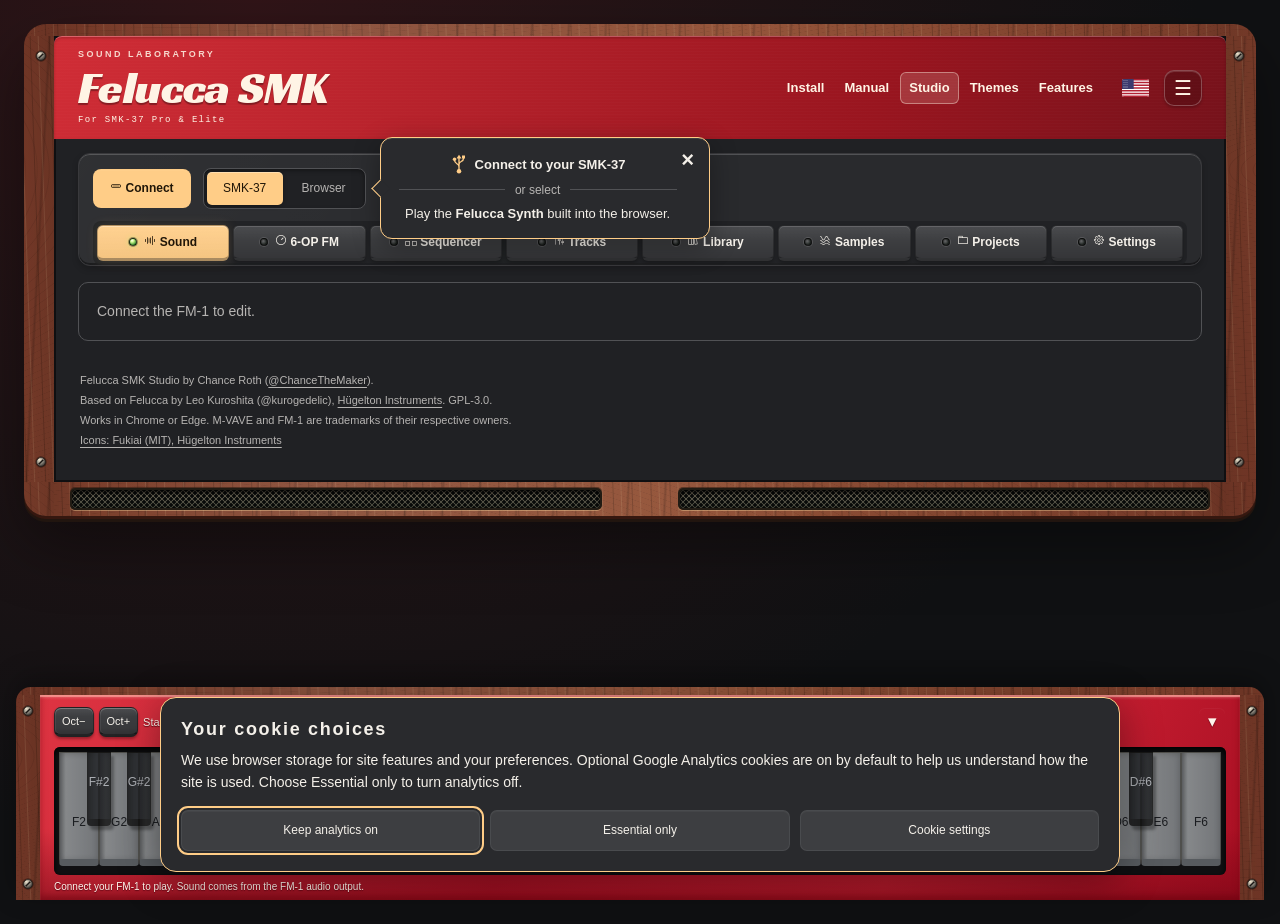
<file: web/editor.html>
<!doctype html>
<!-- SPDX-License-Identifier: GPL-3.0-only
     Copyright (C) 2026 Leo Kuroshita (@kurogedelic), Hügelton Instruments -->
<!-- Sample input recording and waveform trimming adapted from Andrea (@andreahaku), PR #29.
     Felucca web editor. One file, no libraries. Protocol: EDITOR_PROTOCOL.md.
     Add ?mock=1 to the URL to use a built-in simulated device. -->
<html lang="en">
<head>
<meta charset="utf-8">
<script defer src="analytics.js"></script>
<script defer src="site-nav.js"></script>
<meta name="viewport" content="width=device-width, initial-scale=1">
<title data-i18n="ui.smkStudioTitle">Felucca SMK — Studio</title>
<style>
  /* Fukiai: Hügelton Instruments' icon font (MIT, FUKIAI-LICENSE.txt). Icons are text in .ic spans;
     they stay hidden until the face has loaded (html.fk), so a missing font never shows boxes. */
  @font-face { font-family: "Fukiai"; src: url("fukiai.ttf") format("truetype"); font-display: block; unicode-range: U+EA00-EB09; }
  :root { --bg: #fff; --fg: #000; --dim: #777; --line: #ccc;
    --piano-white: #fff; --piano-black: #000; --piano-active: #555; }
  @media (prefers-color-scheme: dark) {
    :root:not([data-theme="light"]) { --bg: #000; --fg: #fff; --dim: #888; --line: #444; }
  }
  :root[data-theme="dark"] { --bg: #000; --fg: #fff; --dim: #888; --line: #444; }
  html { color-scheme: light dark; }
  body { margin: 0; background: var(--bg); color: var(--fg);
         font: 13px/1.4 -apple-system, BlinkMacSystemFont, "Helvetica Neue", Arial, sans-serif;
         font-variant-numeric: tabular-nums; }
  main { max-width: 1100px; margin: 0 auto; padding: 16px; }
  h1 { font-size: 18px; font-weight: 600; margin: 0 0 8px; }
  h2 { font-size: 13px; font-weight: 600; margin: 0 0 4px; padding-bottom: 2px; border-bottom: 1px solid var(--fg); }
  h3 { font-size: 11px; font-weight: 400; color: var(--dim); margin: 4px 0 0; }
  a { color: inherit; }
  .lang { float: right; font-size: 12px; color: var(--dim); text-decoration: underline; background: none; padding: 0; }
  button { font: inherit; background: var(--fg); color: var(--bg); border: 0; padding: 2px 10px; cursor: pointer; }
  button:disabled { opacity: .3; cursor: default; }
  button.lang { color: var(--dim); background: none; }
  select, input[type=text], input[type=number], input[type=search] {
    font: inherit; color: var(--fg); background: var(--bg); border: 1px solid var(--line); padding: 1px 3px; border-radius: 0; }
  input[type=range] { width: 100%; margin: 0; accent-color: var(--fg); }
  input[type=checkbox] { accent-color: var(--fg); margin: 0; }
  .bar { display: flex; flex-wrap: wrap; gap: 6px 12px; align-items: center; margin: 0 0 8px; }
  .dim { color: var(--dim); }
  #status { min-height: 1.4em; }
  section { margin: 12px 0; }
  .groups { columns: 250px; column-gap: 20px; }
  .group { break-inside: avoid; margin: 0 0 12px; }
  .row { display: grid; grid-template-columns: 46px 1fr 70px; gap: 6px; align-items: center; min-height: 22px; }
  .row .v { text-align: right; white-space: nowrap; }
  .row select { width: 100%; }
  .browser { display: flex; flex-wrap: wrap; gap: 12px; align-items: flex-start; }
  .browser select[size] { min-width: 150px; }
  .slots { display: grid; grid-template-columns: auto auto auto auto; gap: 3px 8px; align-items: center; justify-content: start; }
  table { border-collapse: collapse; }
  th { font-weight: 400; color: var(--dim); text-align: left; padding: 0 6px 2px 0; }
  td { padding: 1px 6px 1px 0; }
  td.i { color: var(--dim); text-align: right; }
  #steps input[type=text] { width: 120px; }
  #steps input[type=number] { width: 48px; }
  #steps .bad { outline: 1px solid var(--fg); text-decoration: underline wavy; }
  .fm6ops { overflow-x: auto; }
  .fm6ops td, .fm6ops th { padding: 0 2px; }
  input.fm6n { width: 3.2em; }
  #steps tr.off td { color: var(--dim); }
  .stepcols { columns: 470px; column-gap: 24px; }
  .stepcols table { break-inside: avoid; }
  @media (max-width: 600px) {
    .stepcols { columns: auto; overflow-x: auto; }
    #steps input[type=text] { width: 84px; }
    #steps input[type=number] { width: 42px; }
    #steps th, #steps td { padding-right: 3px; }
  }
  .smp { margin: 0 0 14px; padding: 6px 0 0; border-top: 1px solid var(--line); }
  .smp.over { outline: 1px solid var(--fg); outline-offset: 2px; }
  .smp .head { display: flex; flex-wrap: wrap; gap: 4px 12px; align-items: center; }
  .smp .head b { font-weight: 600; min-width: 40px; }
  .smp canvas.trim { width: 100%; height: 56px; display: block; touch-action: none; cursor: ew-resize; }
  .smp progress.rec { width: 120px; }
  .smp progress { width: 160px; height: 6px; accent-color: var(--fg); }
  .smp table { margin: 4px 0; }
  .smp input.name { width: 80px; text-transform: uppercase; }
  .smp input.root { width: 48px; }
  .smp .bad { text-decoration: underline wavy; }
  footer { margin-top: 24px; font-size: 11px; color: var(--dim); }
  .play-keyboard { margin-top: 24px; border-top: 1px solid var(--fg); padding-top: 12px; }
  .play-controls { display: flex; flex-wrap: wrap; gap: 8px 16px; align-items: center; margin: 8px 0; }
  .play-controls label { display: inline-flex; align-items: center; gap: 6px; }
  .play-controls input[type="range"] { width: 90px; }
  .piano-scroll { overflow-x: auto; padding: 4px 0; }
  .piano { position: relative; height: 132px; min-width: 720px; touch-action: none; user-select: none; }
  .piano button { position: absolute; top: 0; height: 128px; width: calc(100% / 16); padding: 0 0 9px;
    display: flex; flex-direction: column; justify-content: end; align-items: center; gap: 3px;
    border: 1px solid var(--piano-black); border-radius: 0 0 4px 4px; background: var(--piano-white); color: var(--piano-black); touch-action: none; }
  .piano button.black { z-index: 1; width: calc(60% / 16); height: 82px; background: var(--piano-black); color: var(--piano-white); }
  .piano button[aria-pressed="true"] { background: var(--piano-active); color: var(--piano-white); box-shadow: inset 0 -5px var(--piano-black); }
  .piano button:focus-visible { outline: 3px dashed var(--piano-active); outline-offset: 2px; }
  .piano button:disabled { opacity: .55; cursor: default; }
  .piano small { font-size: 10px; }
  .row.pushed .v { font-weight: 600; }
  .row.modrow { grid-template-columns: 16px 1fr 1fr 1fr 52px; }
  /* librarian: local library and the device's user bank side by side, stacked on a phone */
  .libcols { display: grid; grid-template-columns: repeat(auto-fit, minmax(min(100%, 340px), 1fr)); gap: 8px 24px; margin-top: 6px; }
  .libcols > div { min-width: 0; }
  .libcols .bar input[type=search] { flex: 1 1 120px; min-width: 0; }
  .list { height: 260px; overflow: auto; border: 1px solid var(--line); resize: vertical; }
  .list table { width: 100%; table-layout: fixed; }
  .list th { position: sticky; top: 0; background: var(--bg); padding: 1px 6px; }
  .list td { padding: 1px 6px; white-space: nowrap; overflow: hidden; text-overflow: ellipsis; }
  .list tr[data-id], .list tr[data-slot] { cursor: pointer; }
  .list tr.sel td { background: var(--fg); color: var(--bg); }
  .list tr.empty td { color: var(--dim); }
  .list tr.over td { outline: 1px dashed var(--fg); outline-offset: -1px; }
  .list.over { outline: 1px solid var(--fg); }
  .list .none { padding: 6px; color: var(--dim); }
  .list col.n { width: 40px; } .list col.e { width: 72px; } .list col.d { width: 78px; }
  .ic { font-family: "Fukiai"; font-style: normal; font-weight: 400; font-synthesis: none; line-height: 1; margin-right: .3em; }
  html:not(.fk) .ic { display: none; }
  /* wave choices: a page-drawn picker so the options can carry an icon (Chrome 135+); native menus get words only */
  @supports (appearance: base-select) {
    select.wave, select.wave::picker(select) { appearance: base-select; }
    select.wave { padding: 1px 3px; min-block-size: 0; border: 1px solid var(--line); border-radius: 0; background: var(--bg); color: var(--fg); }
    select.wave > button { font: inherit; background: none; color: inherit; padding: 0; text-align: start; }
    select.wave::picker(select) { border: 1px solid var(--line); background: var(--bg); color: var(--fg); padding: 0; }
    select.wave option { padding: 1px 6px; min-block-size: 0; }
    select.wave option:checked { font-weight: 600; }
    select.wave option:hover, select.wave option:focus-visible { background: var(--fg); color: var(--bg); }
    select.wave option::checkmark { display: none; }
  }
  /* tabs: a wrapping row of plain buttons, the open one inverted; header stays at the top on wide screens */
  .top { position: sticky; top: 0; z-index: 5; background: var(--bg); padding: 4px 0 0; }
  @media (max-width: 600px) { .top { position: static; } }
  .tabs { display: flex; flex-wrap: wrap; gap: 0; border-bottom: 1px solid var(--fg); margin: 6px 0 0; }
  .tabs button { background: none; color: var(--dim); padding: 4px 10px; border: 1px solid transparent; border-bottom: 0; white-space: nowrap; }
  .tabs button:hover { color: var(--fg); }
  .tabs button[aria-selected="true"] { background: var(--fg); color: var(--bg); }
  .trackbar { display: flex; flex-wrap: wrap; gap: 4px 8px; align-items: center; padding: 6px 0; border-bottom: 1px solid var(--line); }
  .seg { display: inline-flex; flex-wrap: wrap; }
  .seg button, button.tog { background: var(--bg); color: var(--fg); border: 1px solid var(--fg); padding: 1px 10px; }
  .seg button + button { border-left: 0; }
  .seg button[aria-pressed="true"], button.tog[aria-pressed="true"] { background: var(--fg); color: var(--bg); }
  .panel { margin: 12px 0; }
  .hint { margin: 16px 0; color: var(--dim); }
  /* sequencer: a step grid over the selected track (16 per row, 8 on a phone) */
  .grid { display: grid; grid-template-columns: repeat(16, minmax(0, 1fr)); gap: 2px; margin: 6px 0 12px; }
  @media (max-width: 600px) { .grid { grid-template-columns: repeat(8, minmax(0, 1fr)); } }
  .grid button { background: var(--bg); color: var(--fg); border: 1px solid var(--line); padding: 2px; min-width: 0; height: 52px;
                 display: flex; flex-direction: column; justify-content: flex-start; gap: 1px; text-align: left; overflow: hidden; font-size: 10px; line-height: 1.15; }
  .grid button .n { color: var(--dim); }
  .grid button .x { overflow: hidden; overflow-wrap: anywhere; flex: 1; }
  .grid button.on { background: var(--fg); color: var(--bg); border-color: var(--fg); }
  .grid button.on .n { color: inherit; opacity: .6; }
  .grid button.acc .x { font-weight: 700; }
  .grid button.tie { border-style: dashed; border-color: var(--fg); }
  .grid button.beat { border-left-color: var(--fg); }
  #steps tr.hl td { outline: 1px solid var(--fg); }
  /* mixer: four channel strips as on the device's TRACKS page */
  .mixer { display: grid; grid-template-columns: repeat(4, minmax(0, 1fr)); gap: 8px; max-width: 640px; margin: 6px 0; }
  .strip { border: 1px solid var(--line); padding: 6px 4px; display: flex; flex-direction: column; align-items: center; gap: 6px; min-width: 0; }
  .strip.sel { border-color: var(--fg); box-shadow: inset 0 0 0 1px var(--fg); }
  .strip .num { font-size: 18px; font-weight: 600; line-height: 1; }
  .strip .snd { font-size: 11px; line-height: 1.3; width: 100%; text-align: center; overflow-wrap: anywhere; min-height: 2.6em; }
  .strip .rec { font-size: 11px; color: var(--dim); }
  .strip .rec.on { color: var(--fg); font-weight: 600; }
  .strip .rec:not(.on) .ic { visibility: hidden; }
  .strip input.fader { writing-mode: vertical-lr; direction: rtl; width: 28px; height: 150px; }
  .strip .v { font-size: 11px; white-space: nowrap; }
  .strip .pan { width: 100%; }
  .strip.muted .fader, .strip.muted .lv { opacity: .35; }
  .strip button { width: 100%; padding: 1px 2px; white-space: nowrap; overflow: hidden; text-overflow: ellipsis; }
  .strip button.selb:disabled { opacity: 1; background: none; color: var(--dim); }
  #sysinfo th { padding-right: 16px; }
  [hidden] { display: none !important; }
</style>
<link rel="stylesheet" href="skin.css">
<link rel="stylesheet" href="interface.css">
<link rel="stylesheet" href="fonts.css?v=smk2">
<script src="locales.js"></script>
<script src="i18n.js"></script>
<script src="skin.js"></script>
</head>
<body class="editor-page">
<main id="studio">
  <div class="masthead"><div class="brand-row">
    <div><div class="eyebrow"><span data-i18n="site.smk37_sound_laboratory">Sound laboratory</span></div><h1><a class="brand-home" href="../installer/#page-top"><em>Felucca SMK</em></a></h1><p class="tagline"><span data-i18n="site.smk_supported_models">For SMK-37 Pro &amp; Elite</span></p></div>
    <nav class="site-nav" aria-label="Main navigation" data-i18n-aria-label="nav.label"><a href="../installer/#install" data-nav="install" data-i18n="nav.install">Install</a><a href="index.html#guide" data-nav="manual" data-i18n="nav.manual">Manual</a><a href="#studio" data-nav="studio" data-i18n="nav.studio" aria-current="page">Studio</a><a href="../installer/#themes" data-nav="themes" data-i18n="nav.themes">Themes</a><a href="../installer/#features" data-nav="features" data-i18n="nav.features">Features</a></nav>
    <div class="brand-links"><button class="lang" id="lang" type="button"></button></div>
  </div>
  <div class="appearance" data-appearance aria-label="Website appearance" data-i18n-aria-label="site.website_appearance"></div>
  </div>
  <!-- always visible: connection, version, sync mode, the tabs and (Sound / Sequencer / Tracks) the track selector -->
  <header class="top">
    <div class="bar">
      <button id="connect" data-t="connect" data-ic="port_usb_c"></button>
      <div id="audio-mode" class="mode-switch" role="group" aria-label="Sound source" data-i18n-aria-label="site.sound_source">
        <button id="mode-fm1" type="button" aria-pressed="true">SMK-37</button>
        <button id="mode-browser" type="button" aria-pressed="false"><span data-i18n="site.browser">Browser</span></button>
      </div>
      <label id="audio-volume-label" hidden><span data-i18n="site.volume">Volume</span> <input id="audio-volume" type="range" min="0" max="100" value="35" aria-label="Browser audio volume" data-i18n-aria-label="site.browser_audio_volume"></label>
      <span id="audio-status" role="status"></span>
      <span id="version" class="dim"></span>
      <span id="live" class="dim"></span>
      <span id="mock" class="dim" hidden data-t="mock"></span>
    </div>
    <div id="status"></div>
    <div id="audio-scope" class="audio-scope" hidden>
      <span class="scope-label"><span data-i18n="site.oscilloscope">OSCILLOSCOPE</span> <span><span data-i18n="site.output">OUTPUT</span></span></span>
      <canvas id="scope-canvas" role="img" aria-label="Live browser audio waveform" data-i18n-aria-label="site.live_browser_audio_waveform"></canvas>
    </div>
    <nav class="tabs" id="tabs" role="tablist">
      <button role="tab" data-tab="sound" data-t="sound" data-ic="symbol_audio"></button>
      <button role="tab" data-tab="fm6" data-t="tabFm6" data-ic="ui_knob"></button>
      <button role="tab" data-tab="sequencer" data-t="tabSeq" data-ic="symbol_grid"></button>
      <button role="tab" data-tab="tracks" data-t="tabTracks" data-ic="ui_slider_vertical"></button>
      <button role="tab" data-tab="library" data-t="library" data-ic="symbol_books"></button>
      <button role="tab" data-tab="samples" data-t="samples" data-ic="symbol_waves"></button>
      <button role="tab" data-tab="projects" data-t="projects" data-ic="symbol_folder"></button>
      <button role="tab" data-tab="settings" data-t="tabSettings" data-ic="symbol_cog"></button>
    </nav>
    <div class="trackbar" id="trackbar" hidden><span class="dim" data-t="track"></span><span class="seg" id="trackbtns" role="group"></span></div>
  </header>
  <p class="hint" id="hint" hidden></p>

  <section class="panel" id="p-sound" data-tab="sound" data-dev hidden>
    <div class="browser" id="browser">
      <label><span data-t="engine"></span><br><select id="engine"></select></label>
      <label><span data-t="presets"></span><br><select id="preset"></select></label>
      <div>
        <p class="bar"><button id="init" data-t="initSound"></button>
          <button id="factlib" data-t="factoryToLib" data-ic="symbol_folder"></button></p>
        <p class="bar"><button id="savefile" data-t="saveFile" data-ic="symbol_download"></button>
          <button id="loadfile" data-t="loadFile" data-ic="symbol_upload"></button>
          <input type="file" id="file" accept=".json,application/json" hidden></p>
      </div>
    </div>
    <p class="dim" id="ctlhelp" data-t="ctlHelp"></p>
    <div class="groups" id="groups"></div>
  </section>

  <section class="panel" id="p-fm6" data-tab="fm6" data-dev hidden>
    <p class="dim" data-t="fm6Help"></p>
    <div class="group">
      <h2 data-t="fm6Source" data-ic="symbol_folder"></h2>
      <p class="bar"><label><span data-t="track"></span> <select id="fm6trk"></select></label>
        <button id="fm6read" data-t="fm6ReadBtn"></button> <button id="fm6send" data-t="fm6SendBtn"></button>
        <label><input type="checkbox" id="fm6live"> <span data-t="fm6Live"></span></label></p>
      <p class="bar"><button id="fm6import" data-t="fm6Import" data-ic="symbol_upload"></button>
        <input type="file" id="fm6file" accept=".syx,.SYX,.bin,application/octet-stream" hidden>
        <button id="fm6export" data-t="fm6Export" data-ic="symbol_download"></button>
        <button id="fm6init" data-t="fm6Init"></button></p>
      <div id="fm6imported"></div>
      <p class="bar"><label><span data-t="fm6Factories"></span> <select id="fm6slot"></select></label>
        <button id="fm6load" data-t="load"></button></p>
      <p class="dim" id="fm6keep" data-t="fm6Keep"></p>
    </div>
    <div class="group">
      <h2 data-t="fm6Voice" data-ic="ui_knob"></h2>
      <div id="fm6voice"></div>
    </div>
    <div class="group">
      <h2 data-t="fm6Ops" data-ic="function_env_adsr_exp"></h2>
      <div id="fm6ops"></div>
    </div>
  </section>

  <section class="panel" id="p-sequencer" data-tab="sequencer" data-dev hidden>
    <div class="groups" id="seqgroups"></div>
    <div id="steps">
      <h2 data-t="steps" data-ic="note_eight"></h2>
      <p class="bar"><button id="reloadsteps" data-t="reload" data-ic="control_arrow_loop"></button>
        <button id="clearseq" data-t="clearSeq" data-ic="symbol_trash"></button>
        <span class="dim" id="noteshelp"></span></p>
      <div class="grid" id="stepgrid"></div>
      <div class="stepcols" id="steptables"></div>
    </div>
    <div id="motion-panel" hidden style="margin-top:16px">
      <h2 data-t="motion"></h2>
      <p class="bar"><label><input id="motion-on" type="checkbox"> <span data-t="motionOn"></span></label>
        <button id="motion-clear" data-t="motionClear"></button><span id="motion-count" class="dim"></span></p>
      <table id="motion-rows"></table>
    </div>
  </section>

  <section class="panel" id="p-tracks" data-tab="tracks" data-dev hidden>
    <h2 data-t="mixer" data-ic="ui_slider_vertical"></h2>
    <div class="mixer" id="mixer"></div>
    <p class="dim" data-t="mixHelp"></p>
  </section>

  <!-- works without a device too (the device bank shows while connected) -->
  <section class="panel" id="p-library" data-tab="library" hidden>
    <div class="group" id="device-presets" hidden>
      <h2 data-t="devicePresets"></h2>
      <p class="dim" data-t="deviceFavHelp"></p>
      <label><span data-t="deviceList"></span> <select id="device-filter"></select></label>
      <div class="list" id="device-preset-list" style="margin-top:8px"></div>
    </div>
    <div class="libcols" id="libsec">
      <div id="libpane">
        <h2 data-t="library" data-ic="symbol_books"></h2>
        <div class="bar">
          <input type="search" id="libq" spellcheck="false">
          <select id="libeng"></select>
          <select id="libtag"></select>
          <select id="libsort"></select>
        </div>
        <div class="list" id="liblist"></div>
        <p class="bar" style="margin-top:6px">
          <button id="libaud" data-t="audition" data-ic="symbol_audio"></button>
          <button id="libput" data-t="toSlot" data-ic="symbol_upload"></button>
          <button id="libren" data-t="rename"></button>
          <button id="libtags" data-t="tags"></button>
          <button id="libdup" data-t="duplicate"></button>
          <button id="libdel" data-t="delete" data-ic="symbol_trash"></button>
          <button id="libexp1" data-t="exportPatch" data-ic="symbol_download"></button>
        </p>
        <p class="bar">
          <button id="libsave" data-t="saveToLib" data-ic="port_disk"></button>
          <button id="libimport" data-t="import" data-ic="symbol_upload"></button>
          <button id="libexport" data-t="exportLib" data-ic="symbol_download"></button>
          <input type="file" id="libfile" accept=".json,application/json" multiple hidden>
          <span class="dim" id="libcount"></span>
        </p>
      </div>
      <div>
        <h2 data-t="bank" data-ic="port_disk"></h2>
        <p class="dim" id="bankhint"></p>
        <div id="bankpane" hidden>
          <div class="bar"><b id="bankhead"></b></div>
          <div class="list" id="banklist"></div>
          <p class="bar" style="margin-top:6px">
            <button id="bkload" data-t="bankLoad" data-ic="symbol_folder_open"></button>
            <button id="bkstore" data-t="bankStore" data-ic="port_disk"></button>
            <button id="bkget" data-t="bankGet" data-ic="symbol_download"></button>
            <button id="bkerase" data-t="erase" data-ic="symbol_trash"></button>
          </p>
          <p class="bar">
            <button id="bkrefresh" data-t="reload" data-ic="control_arrow_loop"></button>
            <button id="bkexport" data-t="exportBank" data-ic="symbol_download"></button>
            <span class="dim" data-t="dndHelp"></span>
          </p>
        </div>
      </div>
    </div>
  </section>

  <section class="panel" id="p-samples" data-tab="samples" data-dev hidden>
    <h2 data-t="samples" data-ic="symbol_waves"></h2>
    <p class="dim" data-t="smpHelp"></p>
    <div id="smpslots"></div>
  </section>

  <section class="panel" id="p-projects" data-tab="projects" data-dev hidden>
    <h2 data-t="projects" data-ic="symbol_folder"></h2>
    <p class="dim" data-t="projHelp"></p>
    <div class="slots" id="slots"></div>
    <div id="backup-panel" style="margin-top:16px">
      <h2 data-t="backupTitle"></h2>
      <p class="bar"><button id="backup-export" data-t="backupExport"></button>
        <button id="backup-import" data-t="backupImport"></button><input id="backup-file" type="file" accept=".json,application/json" hidden></p>
      <p class="dim" id="backup-help"></p>
    </div>
    <div class="group" id="songchain" hidden style="margin-top:16px">
      <h2 data-t="songTitle"></h2>
      <p class="dim" data-t="songHelp"></p>
      <p class="bar"><button id="songplay"></button><button id="songadd" data-t="songAdd"></button>
        <button id="songremove" data-t="songRemove"></button><span id="songstatus" aria-live="polite"></span></p>
      <div id="songrows"></div>
    </div>
  </section>

  <section class="panel" id="p-settings" data-tab="settings" data-dev hidden>
    <div class="groups" id="setgroups"></div>
    <div class="group" id="device-display" hidden style="margin-top:12px">
      <h2 data-t="deviceDisplay"></h2>
      <p class="dim" data-t="deviceDisplayHelp"></p>
      <div id="device-display-controls"></div>
    </div>
    <div class="group" style="margin-top:12px">
      <h2 data-t="system" data-ic="symbol_cog"></h2>
      <table id="sysinfo"></table>
      <div id="smk-learn" hidden>
        <h2 data-t="smkLearnTitle">MIDI Learn</h2>
        <p class="dim" data-t="smkLearnHelp">Map an incoming MIDI CC to a track parameter. Save a project on the SMK to keep the mapping.</p>
        <div class="bar"><label>CC <input id="smk-learn-cc" type="number" min="0" max="119" value="21"></label>
          <label>Track <select id="smk-learn-track"><option value="0">1</option><option value="1">2</option><option value="2">3</option><option value="3">4</option></select></label>
          <label>Parameter <select id="smk-learn-param"></select></label>
          <button id="smk-learn-assign" type="button" data-t="smkLearnAssign">Assign CC</button><button id="smk-learn-clear" type="button" data-t="smkLearnClear">Clear this CC</button></div>
        <div id="smk-learn-result" role="status"></div>
      </div>
    </div>
  </section>

  <section class="play-keyboard" aria-labelledby="play-title">
    <span id="play-title" class="sr-only" data-t="playKeyboard"></span>
    <div class="play-controls">
      <div class="octave-controls">
        <button id="play-oct-down" type="button" aria-label="Octave down" data-i18n-aria-label="site.octave_down"><span data-i18n="site.oct">Oct−</span></button>
        <button id="play-oct-up" type="button" aria-label="Octave up" data-i18n-aria-label="site.octave_up"><span data-i18n="site.octx">Oct+</span></button>
        <label><span data-t="playOctave"></span><select id="play-octave"></select></label>
      </div>
      <label><span data-t="playChannel"></span><select id="play-channel"></select></label>
      <label><span data-t="vel"></span><input id="play-velocity" type="range" min="1" max="127" value="100"><output id="play-velocity-value">100</output></label>
      <label><input id="play-typing" type="checkbox" checked><span data-t="playTyping"></span></label>
      <button id="play-sustain" class="tog" aria-pressed="false" data-t="playSustain" disabled></button>
      <button id="play-stop" data-t="playStop" disabled></button>
    </div>
    <div class="piano-scroll"><div class="piano" id="play-keys" role="group" aria-labelledby="play-title"></div></div>
    <p id="play-help"></p>
  </section>
  <footer>Felucca SMK Studio by Chance Roth (<a href="https://github.com/ChanceTheMaker" target="_blank" rel="noopener">@ChanceTheMaker</a>).<br>
    <span data-i18n="site.based_on_felucca_by_leo_kuroshita_kurogedelic">Based on Felucca by Leo Kuroshita (@kurogedelic),</span> <a href="https://hugelton.com" target="_blank" rel="noopener">Hügelton Instruments</a><span data-i18n="site.gpl_3_0">. GPL-3.0.</span><br>
    <span data-t="foot"></span> <span data-i18n="site.m_vave_and_fm_1_are_trademarks_of_their_respective_owners">M-VAVE and FM-1 are trademarks of their respective owners.</span><br>
    <a href="FUKIAI-LICENSE.txt" data-t="iconsCredit"></a></footer>
  <div class="cabinet-grille" aria-hidden="true"></div>
</main>
<script>
"use strict";
/*PROTO-BEGIN*/
/* ---------------------------------------------------------------- protocol --- */
const HDR = [0x7D, 0x46, 0x4C];
const CMD = { INFO: 1, GET: 2, SET: 3, DUMP: 4, DESC: 5, STEP_GET: 6, STEP_SET: 7, PRESET: 8, PROJECT: 9, NAMES: 10,
  SMP_BEGIN: 11, SMP_WRITE: 12, SMP_END: 13, SMP_ERASE: 14, SMP_INFO: 15,
  UP_LIST: 16, UP_GET: 17, UP_PUT: 18, UP_STORE: 19, UP_LOAD: 20, UP_ERASE: 21,
  WATCH: 22, CHANGED: 23, RELOAD: 24, PING: 25, STEP_CHANGED: 26,
  TRACK: 27, TRACK_MIX: 28, TRACK_DUMP: 29, TRACK_STEP: 30,
  TRACK_PARAM: 31, TRACK_CHANGED: 32, SONG: 33,
  UI_STATE: 34, UI_SET: 35, UI_PALETTES: 36, FAV_GET: 37, FAV_SET: 38,
  MOTION: 64, BACKUP_LIST: 65, BACKUP_GET: 66, BACKUP_PUT: 67,
  FM6_GET: 68, FM6_PUT: 69, FM6_LIST: 70, FM6_ERASE: 71, MENU_DESC: 72, MENU_SET: 73 };
/* frames the device sends on its own (while WATCH is on); never replies */
const PUSH = new Set([CMD.CHANGED, CMD.RELOAD, CMD.STEP_CHANGED, CMD.TRACK_CHANGED]);
/* user preset bank: name 1..12 printable ASCII, a 16-step pattern of (note, flags 1 acc 2 slide 4 tie) */
const UP = { NAME_MAX: 12, PAT: 16, LIST_MAX: 16 };
const F = { INT: 0, PCT: 1, BIPCT: 2, TIME: 3, LFOHZ: 4, CUTOFF: 5, DB: 6, SEMI: 7, ENUM: 8, BPM: 9, NOTE: 10, ONOFF: 11, OCT: 12, STEPS: 13 };

const v14enc = (v) => { const u = Math.max(-8192, Math.min(8191, Math.round(v))) + 8192; return [u & 0x7F, (u >> 7) & 0x7F]; };
const v14dec = (lo, hi) => (lo | (hi << 7)) - 8192;
function strEnc(s) { const a = []; for (const c of String(s)) a.push(c.charCodeAt(0) & 0x7F); a.push(0); return a; }

/* only ever builds F0 7D 46 4C ... F7 */
function frame(cmd, args = []) {
  for (const b of args) if (!(Number.isInteger(b) && b >= 0 && b <= 0x7F)) throw new Error("bad data byte " + b);
  return [0xF0, ...HDR, cmd & 0x7F, ...args, 0xF7];
}
/* -> {cmd, a} or null when it is not an editor frame */
function unframe(d) {
  if (!d || d.length < 6 || d[0] !== 0xF0 || d[d.length - 1] !== 0xF7) return null;
  if (d[1] !== HDR[0] || d[2] !== HDR[1] || d[3] !== HDR[2]) return null;
  return { cmd: d[4], a: Array.from(d.slice(5, d.length - 1)) };
}

/* the DRUM grid (firmware v5): a step's lane hits and their accents, bit l = lane l. Each lane plays its GM note
   (eng_drum.c DRUM_LANE_NOTE) on any engine; LANE_OF: the lane a GM note 35..81 strikes (drum_lane; others fold
   to their octave of 36..47) */
const LANES = ["KICK", "SNARE", "CLAP", "HATCL", "HATOP", "TOM", "RIM", "BELL"];
const LANE_NOTE = [36, 38, 39, 42, 46, 45, 37, 56];
const LANE_OF = "00612153535455757773777675555555773366336665577";
const LANE_ALIAS = { CONGA: 5, CLAVE: 6, CYM: 7, BD: 0, SD: 1, CP: 2, CH: 3, OH: 4 };
const drumLane = (n) => +LANE_OF[(n >= 35 && n <= 81 ? n : 36 + ((n + 120 - 36) % 12)) - 35];
/* the lanes a step strikes (its hits, its notes on their lanes) and which are accented (step_lanes / step_accents) */
const stepLanes = (s) => (s.time !== 0 ? 0 : s.notes.slice(0, s.n).reduce((m, n) => m | (1 << drumLane(n)), s.hit | 0));
const stepAccents = (s) => (s.flags & 1 ? stepLanes(s) : (s.acc | 0) & stepLanes(s));
/* hits as text, an accent marked ">" ("KICK >SNARE HATCL"), and back: null when a word is not a lane */
const hitsText = (hit, acc) => LANES.map((nm, l) => (hit >> l & 1 ? (acc >> l & 1 ? ">" : "") + nm : "")).filter(Boolean).join(" ");
function parseHits(text) {
  let hit = 0, acc = 0;
  for (const w of String(text).toUpperCase().split(/[\s,]+/).filter(Boolean)) {
    const a = w.startsWith(">"), nm = a ? w.slice(1) : w, l = LANES.includes(nm) ? LANES.indexOf(nm) : LANE_ALIAS[nm];
    if (l == null) return null;
    hit |= 1 << l;
    if (a) acc |= 1 << l;
  }
  return { hit, acc };
}
/* the 3 bytes after a step (v5): hit & 127, acc & 127, bit 7 of each; an older firmware's step has none (0) */
const hitsEnc = (hit, acc) => [hit & 0x7F, acc & 0x7F, (hit >> 7 & 1) | (acc >> 7 & 1) << 1];
function readHits(r, o) {
  o.hit = 0; o.acc = 0;
  if (r.i + 3 <= r.a.length) { const h = r.b(), c = r.b(), x = r.b(); o.hit = h | (x & 1) << 7; o.acc = (c | (x & 2) << 6) & o.hit; }
  o.chance = r.i < r.a.length ? r.b() : 100;
  if (o.chance > 100) throw new Error("Invalid step chance");
  o.ratchet = r.i < r.a.length ? r.b() : 1;       /* RATCH (INFO 52 01): the step's hits 1..4; older firmware: 1 */
  if (o.ratchet < 1 || o.ratchet > 4) throw new Error("Invalid step ratchet");
  o.nudge = r.i < r.a.length ? r.b()-8 : 0;
  if(o.nudge < -8 || o.nudge > 7)throw new Error("Invalid step nudge");
  return o;
}

class Reader {
  constructor(a) { this.a = a; this.i = 0; }
  b() { if (this.i >= this.a.length) throw new Error("short reply"); return this.a[this.i++]; }
  v() { const lo = this.b(); return v14dec(lo, this.b()); }
  s() { let s = ""; for (;;) { const c = this.b(); if (!c) return s; s += String.fromCharCode(c); } }
}

const parse = {
  [CMD.INFO](a) {
    const r = new Reader(a);
    const o = { version: r.s(), nengines: r.b(), pcount: r.b(), gcount: r.b(), nstep: r.b(), pe0: r.b(), engines: [] };
    for (let i = 0; i < o.nengines; i++) o.engines.push(r.s());
    o.chainRows = 0;
    o.ntrk = r.i < a.length ? r.b() : 0;             /* v3: tracks (0 = older firmware, one instrument) */
    o.uiCaps = 0; o.menuCount = 0;
    const trailer = a.slice(r.i);
    if (trailer[0] === 16) o.chainRows = 16;       /* existing v6 SONG capability */
    if (trailer.length >= 4 && trailer[0] === 16 && trailer[1] === 0x55 && trailer[2] === 1)
      o.uiCaps = trailer[3] & 15;                 /* tagged preferences; never interpret old PR bytes as SONG */
    o.motionMax = 0; o.chance = false; o.backupCaps = 0;
    if (o.uiCaps && trailer[4] === 0x4d && trailer[5] === 1 && trailer[6] === 64) {
      o.motionMax = 64; o.chance = trailer[7] === 1;
      if (trailer[8] === 0x42 && trailer[9] === 1) o.backupCaps = trailer[10] & 3;
    }
    o.fm6 = null;                                 /* FM6 patches (cmds 68..71): the factory and bank slot counts */
    o.syncCaps = 0;                               /* live sync: bit 0 WATCH while on keeps pending pushes, bit 1 no RELOAD */
    o.ratchet = 0;                                /* a step's ratchet (STEP_SET's byte after the chance), 0 = none */
    for (const p of [8, 11]) if (o.motionMax && trailer[p] === 0x46 && trailer[p + 1] === 1) {   /* for the editor's */
      o.fm6 = { factory: trailer[p + 2], bank: trailer[p + 3], caps: 0 };                         /* PRESET / G_ENGSEL */
      if (trailer[p + 4] === 0x53 && trailer[p + 5] === 1) o.syncCaps = trailer[p + 6] & 3;
      /* FM6 v2 (1.0.3): bit 0 no bank (SLOT F1..F8, 8 = OWN), bit 1 the user presets carry their patch (target 3) */
      if (trailer[p + 7] === 0x50 && trailer[p + 8] === 1) o.fm6.caps = trailer[p + 9] & 3;
      let r = trailer[p + 7] === 0x50 ? p + 10 : p + 7;                                   /* RATCH after FM6 v2 */
      if (trailer[r] === 0x4E && trailer[r + 1] === 1) r += 3;                            /* and the MENU settings (1.0.4) */
      if (o.syncCaps && trailer[r] === 0x52 && trailer[r + 1] === 1) o.ratchet = trailer[r + 2];   /* RATCH: max hits */
    }
    // SMK uses append-only capability tags without claiming unsupported UI/backup commands.
    if (/SMK37/.test(o.version)) {
      for(let p=trailer[0]===16?1:0;p<trailer.length;){
        if(trailer[p+1]!==1)break;
        const tag=trailer[p],v=trailer[p+2];
        if(tag===0x4d){o.motionMax=v;o.chance=trailer[p+3]===1;}
        if(tag===0x4e)o.menuCount=Math.min(v,64);
        if(tag===0x52)o.ratchet=v;
        if(tag===0x57)o.songLanes=v;
        if(tag===0x50 && o.fm6)o.fm6.caps=v;
        if(tag===0x54)o.nudge=v;
        if(tag===0x43)o.learnMax=v;
        if(tag===0x4c)o.locks=!!v;
        if(tag===0x41)o.motionMax=v+(trailer[p+3]<<7);
        if(tag===0x46)o.fm6={factory:v,bank:trailer[p+3],caps:1};
        p += [0x4d,0x41,0x46].includes(tag)?4:3;
      }
    }
    return o;
  },
  [CMD.MENU_DESC](a) {
    const r = new Reader(a), o = { index:r.b(), id:r.b() };
    if(o.id===127)return o;
    Object.assign(o,{kind:r.b(),value:r.v(),min:r.v(),max:r.v(),name:r.s(),choices:[]});
    if(o.max<o.min || o.max-o.min>255 || o.kind>1)throw new Error("Invalid menu descriptor");
    if(o.kind===0)for(let v=o.min;v<=o.max;v++)o.choices.push(r.s());else o.unit=r.s();
    if(r.i<a.length){o.tab=r.b();o.tabName=r.s();}return o;
  },
  [CMD.MENU_SET](a) { const r=new Reader(a); return {rc:r.b(),id:r.b(),value:r.v()}; },
  [CMD.UI_STATE](a) {
    const r = new Reader(a), o = { caps: r.b(), palette: r.b(), font: r.b(), monitor: r.b(), filter: r.b() };
    const u28 = () => r.b() | r.b() << 7 | r.b() << 14 | r.b() << 21;
    o.favoriteSig = u28(); o.bankSig = u28(); return o;
  },
  [CMD.UI_SET](a) { const r = new Reader(a); return { rc: r.b(), id: r.b(), value: r.b(), ...parse[CMD.UI_STATE](a.slice(3)) }; },
  [CMD.UI_PALETTES](a) { const r = new Reader(a), n = r.b(); return Array.from({ length: n }, () => r.s()); },
  [CMD.FAV_GET](a) {
    const r = new Reader(a), rc = r.b(); if (rc) return { rc };
    const o = { rc, engine: r.b(), start: r.v(), count: r.b() };
    o.values = Array.from({ length: o.count }, () => !!r.b()); return o;
  },
  [CMD.FAV_SET](a) {
    const r = new Reader(a), rc = r.b();
    return rc === 0 || rc === 3 || rc === 4 ? { rc, engine: r.b(), preset: r.v(), on: !!r.b() } : { rc };
  },
  [CMD.GET](a) { const r = new Reader(a); return { scope: r.b(), id: r.b(), value: r.v() }; },
  [CMD.SET](a) { return parse[CMD.GET](a); },
  /* needs the counts from INFO */
  [CMD.DUMP](a, info) {
    const r = new Reader(a);
    const o = { engine: r.b(), preset: r.b(), p: [], g: [] };
    for (let i = 0; i < info.pcount; i++) o.p.push(r.v());
    for (let i = 0; i < info.gcount; i++) o.g.push(r.v());
    return o;
  },
  [CMD.DESC](a) {
    const r = new Reader(a);
    const o = { scope: r.b(), id: r.b(), fmt: r.b(), min: r.v(), max: r.v(), def: r.v(), label: r.s(), unit: r.s(), names: [] };
    if (o.fmt === F.ENUM) for (let i = 0; i <= o.max - o.min && i < 24; i++) o.names.push(r.s());
    return o;
  },
  [CMD.STEP_GET](a) {
    const r = new Reader(a);
    const o = { index: r.b(), n: r.b(), notes: [r.b(), r.b(), r.b(), r.b()], time: r.b(), flags: r.b(), vel: r.b() };
    return readHits(r, o);
  },
  [CMD.STEP_SET](a) { return parse[CMD.STEP_GET](a); },
  [CMD.PRESET](a) { const r = new Reader(a); return { engine: r.b(), preset: r.b() }; },
  [CMD.PROJECT](a) { const r = new Reader(a); return { op: r.b(), slot: r.b(), used: r.b() }; },
  [CMD.SONG](a) {
    const r = new Reader(a);
    const o = { op: r.b(), rc: r.b(), count: r.b(), playing: r.b(), row: r.b(), remaining: r.b(), rows: [] };
    if(o.op>7 || o.count>16 || a.length!==6+o.count*(o.op>=4?5:2))throw new Error("Invalid SONG reply");
    for (let i = 0; i < o.count; i++) {
      if(o.op>=4){const slots=[r.b(),r.b(),r.b(),r.b()];o.rows.push({slot:slots[0],slots,repeat:r.b()});}
      else o.rows.push({slot:r.b(),repeat:r.b()});
    }
    return o;
  },
  [CMD.MOTION](a) {
    const r = new Reader(a), o = { track:r.b(),rc:r.b(),on:!!r.b(),count:r.b(),max:r.b(),events:[] };
    let kinds=false;
    if(o.max!==64){o.count+=o.max<<7;o.max=r.b()|(r.b()<<7);kinds=true;}
    else kinds=a.length===5+o.count*5 && o.count>0;
    if(o.count>o.max || ![64,128].includes(o.max) || a.length!==r.i+o.count*(kinds?5:4))throw new Error("Invalid motion reply");
    for(let i=0;i<o.count;i++)o.events.push({step:r.b(),param:r.b(),value:r.v()});
    if(kinds)for(const e of o.events)e.lock=!!r.b();
    return o;
  },
  [CMD.NAMES](a) {
    const r = new Reader(a);
    const o = { engine: r.b(), names: [] };
    const n = r.b();
    for (let i = 0; i < n; i++) o.names.push(r.s());
    o.titles = [];
    try { o.titles.push(r.s(), r.s()); } catch (e) { o.titles = []; }   /* older firmware: no page titles */
    return o;
  },
  [CMD.SMP_BEGIN](a) { const r = new Reader(a); return { slot: r.b(), rc: r.b() }; },
  [CMD.SMP_WRITE](a) { const r = new Reader(a); return { slot: r.b(), offset: r.b() | (r.b() << 7) | (r.b() << 14), rc: r.b() }; },
  [CMD.SMP_END](a) { return parse[CMD.SMP_BEGIN](a); },
  [CMD.SMP_ERASE](a) { return parse[CMD.SMP_BEGIN](a); },
  [CMD.SMP_INFO](a) {
    const r = new Reader(a);
    const o = { nslots: r.b(), slotKiB: r.b(), slots: [] };
    for (let i = 0; i < o.nslots; i++) o.slots.push({ zones: r.b(), name: r.s(), kib: r.b() });
    return o;
  },
  [CMD.UP_LIST](a) {
    const r = new Reader(a);
    const o = { start: r.b(), count: r.b(), total: r.b(), slots: [] };
    for (let i = 0; i < o.count; i++) o.slots.push({ slot: o.start + i, used: r.b(), engine: r.b(), name: r.s() });
    return o;
  },
  /* needs P_COUNT from INFO */
  [CMD.UP_GET](a, info) {
    const r = new Reader(a);
    const o = { slot: r.b(), used: r.b(), engine: r.b(), name: r.s(), p: [], pattern: [] };
    for (let i = 0; i < info.pcount; i++) o.p.push(r.v());
    for (let i = 0; i < UP.PAT; i++) o.pattern.push([r.b(), r.b()]);
    o.grid = null;                                   /* v5: kind 1 = a drum grid (the pairs its low 7 bits), 16 x hi */
    if (r.i < a.length && r.b() === 1 && r.i + UP.PAT <= a.length) {
      o.grid = o.pattern.map(([h, c]) => { const x = r.b(), hit = h | (x & 1) << 7; return [hit, (c | (x & 2) << 6) & hit]; });
      o.pattern = null;
    }
    return o;
  },
  [CMD.UP_PUT](a) { return parse[CMD.SMP_BEGIN](a); },
  [CMD.UP_STORE](a) { return parse[CMD.SMP_BEGIN](a); },
  [CMD.UP_LOAD](a) { return parse[CMD.SMP_BEGIN](a); },
  [CMD.UP_ERASE](a) { return parse[CMD.SMP_BEGIN](a); },
  [CMD.WATCH](a) { return { on: new Reader(a).b() }; },
  [CMD.CHANGED](a) { return parse[CMD.GET](a); },
  [CMD.RELOAD](a) { const r = new Reader(a); return { engine: r.b(), preset: r.b(), track: r.i < a.length ? r.b() : 0 }; },
  [CMD.PING](a) { return {}; },
  [CMD.STEP_CHANGED](a) { const r = new Reader(a); return { index: r.b(), track: r.i < a.length ? r.b() : 0 }; },
  /* v3: tracks (1.0: four synth parts; earlier firmware: track 4 the drum part, engine byte NENGINES) */
  [CMD.TRACK](a) {
    const r = new Reader(a);
    const o = { sel: r.b(), ntrk: r.b(), tracks: [] };
    for (let i = 0; i < o.ntrk; i++) o.tracks.push({ engine: r.b(), preset: r.b(), level: r.v(), mute: r.b(), armed: r.b() });
    return o;
  },
  [CMD.TRACK_MIX](a) { const r = new Reader(a); return { track: r.b(), level: r.v(), mute: r.b() }; },
  [CMD.TRACK_DUMP](a, info) {
    const r = new Reader(a);
    const o = { track: r.b(), engine: r.b(), preset: r.b(), p: [] };
    for (let i = 0; i < info.pcount; i++) o.p.push(r.v());
    return o;
  },
  [CMD.TRACK_STEP](a) {
    const r = new Reader(a);
    return readHits(r, { track: r.b(), index: r.b(), n: r.b(), notes: [r.b(), r.b(), r.b(), r.b()], time: r.b(), flags: r.b(), vel: r.b() });
  },
  /* v4: a parameter of any track (the selection stays), and its push for a track that is not selected */
  [CMD.TRACK_PARAM](a) { const r = new Reader(a); return { track: r.b(), id: r.b(), value: r.v() }; },
  [CMD.TRACK_CHANGED](a) { return parse[CMD.TRACK_PARAM](a); },
  /* FM6 patches: target 0 a track, 1 the bank (retired in 1.0.3: rc 3), 2 a factory patch, 3 a user preset's patch
     (INFO fm6.caps bit 1); packed: the 128-byte record */
  [CMD.FM6_GET](a) { return { target: a[0], index: a[1], rc: a[2], packed: a[2] ? null : a.slice(3, 3 + 128) }; },
  [CMD.FM6_PUT](a) { return { target: a[0], index: a[1], rc: a[2] }; },
  [CMD.FM6_LIST](a) {
    const r = new Reader(a), o = { factory: r.b(), bank: r.b(), slots: [] };
    for (let i = 0; i < o.factory + o.bank; i++) { const used = r.b(); o.slots.push({ used: !!used, name: r.s() }); }
    return o;
  },
  [CMD.FM6_ERASE](a) { return { index: a[0], rc: a[1] }; },
};

/* a name the device accepts: printable ASCII, 1..12 characters */
function upName(s) { return String(s ?? "").replace(/[^\x20-\x7E]/g, "").trim().slice(0, UP.NAME_MAX) || "PATCH"; }

const req = {
  menuDesc: (index) => [CMD.MENU_DESC,[index]],
  menuSet: (id,value) => [CMD.MENU_SET,[id,...v14enc(value)]],
  uiState: () => [CMD.UI_STATE, []],
  uiSet: (id, value) => [CMD.UI_SET, [id, value]],
  uiPalettes: () => [CMD.UI_PALETTES, []],
  favGet: (engine, start, count) => [CMD.FAV_GET, [engine, ...v14enc(start), count]],
  favSet: (engine, preset, on) => [CMD.FAV_SET, [engine, ...v14enc(preset), on ? 1 : 0]],
  info: () => [CMD.INFO, []],
  get: (scope, id) => [CMD.GET, [scope, id]],
  set: (scope, id, v) => [CMD.SET, [scope, id, ...v14enc(v)]],
  dump: () => [CMD.DUMP, []],
  desc: (scope, id) => [CMD.DESC, [scope, id]],
  stepGet: (i) => [CMD.STEP_GET, [i]],
  stepSet: (i, st) => {
    const n = Math.max(0, Math.min(4, st.n | 0));
    const notes = [0, 1, 2, 3].map((k) => (st.notes[k] | 0) & 0x7F);
    return [CMD.STEP_SET, [i, n, ...notes, Math.max(0, Math.min(2, st.time | 0)), st.flags & 3, (st.vel | 0) & 0x7F,
      ...(st.hit == null && st.chance == null ? [] : hitsEnc(st.hit | 0, st.acc | 0)),
      ...(st.chance == null ? [] : [Math.max(0, Math.min(100, st.chance | 0))]),
      ...(st.chance == null || st.ratchet == null ? [] : [Math.max(1, Math.min(4, st.ratchet | 0))]),
      ...(st.chance == null || st.ratchet == null || st.nudge == null ? [] : [Math.max(0,Math.min(15,(st.nudge|0)+8))])]];   /* (only after the chance) */
  },
  preset: (e, p) => [CMD.PRESET, [e & 0x7F, p & 0x7F]],
  project: (op, slot) => { if (![0, 1, 2].includes(op)) throw new Error("bad PROJECT op"); return [CMD.PROJECT, [op, slot & 3]]; },   /* 0 load, 1 save, 2 query */
  song: (op = 0, rows = []) => {
    const lanes=op>=4;
    const slots=r=>lanes?(r.slots??[r.slot,r.slot,r.slot,r.slot]):[r.slot];
    if (!Number.isInteger(op) || op<0 || op>7 || rows.length>16 || rows.some(r=>slots(r).length!==(lanes?4:1) || slots(r).some(v=>!Number.isInteger(v)||v<0||v>(lanes?4:3)) || !Number.isInteger(r.repeat)||r.repeat<1||r.repeat>16))throw new Error("bad SONG rows");
    return [CMD.SONG, (op&3)===1?[op,rows.length,...rows.flatMap(r=>[...slots(r),r.repeat])]:[op]];
  },
  motion: (track, op = 0, arg = {}) => {
    if (!Number.isInteger(track) || track < 0 || track > 3 || ![0, 1, 2, 3, 4, 5, 6, 7, 8].includes(op)) throw new Error("Invalid motion request");
    return [CMD.MOTION, [track, ...(op === 0 ? [] : op === 1 ? [op, arg.on ? 1 : 0] : [2,7,8].includes(op) ? [op] : op===6 ? [op,arg.step??127] :
      [op, arg.step & 63, arg.param & 127, ...([3,5].includes(op) ? v14enc(arg.value) : [])])]];
  },
  names: (e) => [CMD.NAMES, [e & 0x7F]],
  smpBegin: (s) => [CMD.SMP_BEGIN, [s & 0x7F]],
  smpWrite: (s, off, bytes) => [CMD.SMP_WRITE, [s & 0x7F, off & 0x7F, (off >> 7) & 0x7F, (off >> 14) & 0x7F, ...pack7(bytes)]],
  smpEnd: (s, hdr) => [CMD.SMP_END, [s & 0x7F, ...pack7(hdr)]],
  smpErase: (s) => [CMD.SMP_ERASE, [s & 0x7F]],
  smpInfo: () => [CMD.SMP_INFO, []],
  upList: (start, count) => [CMD.UP_LIST, [start & 0x7F, Math.max(1, Math.min(UP.LIST_MAX, count | 0))]],
  upGet: (s) => [CMD.UP_GET, [s & 0x7F]],
  /* patch: {engine, name, p: P_COUNT values, pattern: 16 x [note, flags] or grid: 16 x [hit, acc] (v5: kind 1)} */
  upPut: (s, pt) => [CMD.UP_PUT, [s & 0x7F, pt.engine & 0x7F, ...strEnc(upName(pt.name)), ...pt.p.flatMap((v) => v14enc(v ?? 0)),
    ...(pt.grid
      ? [...Array.from({ length: UP.PAT }, (_, i) => hitsEnc(...(pt.grid[i] || [0, 0])).slice(0, 2)).flat(), 1,
         ...Array.from({ length: UP.PAT }, (_, i) => hitsEnc(...(pt.grid[i] || [0, 0]))[2])]
      : Array.from({ length: UP.PAT }, (_, i) => { const x = (pt.pattern || [])[i] || [0, 0]; return [x[0] & 0x7F, x[1] & 7]; }).flat())]],
  upStore: (s, name) => [CMD.UP_STORE, [s & 0x7F, ...strEnc(name ? upName(name) : "")]],   /* "": the device names it ("ANALOG 07") */
  upLoad: (s) => [CMD.UP_LOAD, [s & 0x7F]],
  upErase: (s) => [CMD.UP_ERASE, [s & 0x7F]],
  /* on: 1 = pushes; 3 = also TRACK_CHANGED (v4 firmware answers 3, older firmware 1) */
  watch: (on) => [CMD.WATCH, [on === 3 ? 3 : on ? 1 : 0]],
  ping: () => [CMD.PING, []],
  /* v3: tracks 0..3 */
  track: (sel) => [CMD.TRACK, sel == null ? [] : [sel & 0x7F]],
  trackMix: (tr, level, mute) => [CMD.TRACK_MIX, level == null ? [tr & 0x7F] : [tr & 0x7F, ...v14enc(level), mute ? 1 : 0]],
  trackDump: (tr) => [CMD.TRACK_DUMP, [tr & 0x7F]],
  trackStep: (tr, i, st) => [CMD.TRACK_STEP, st ? [tr & 0x7F, ...req.stepSet(i, st)[1]] : [tr & 0x7F, i & 0x7F]],
  /* v4: get (v == null) or set parameter id (P_*) of track tr, clamped as SET */
  trackParam: (tr, id, v) => [CMD.TRACK_PARAM, v == null ? [tr & 0x7F, id & 0x7F] : [tr & 0x7F, id & 0x7F, ...v14enc(v)]],
  /* FM6 patches (firmware with info.fm6) */
  fm6Get: (target, i) => [CMD.FM6_GET, [target & 0x7F, i & 0x7F]],
  fm6Put: (target, i, packed) => [CMD.FM6_PUT, [target & 0x7F, i & 0x7F, ...packed.map((x) => x & 0x7F)]],
  fm6List: () => [CMD.FM6_LIST, []],
  fm6Erase: (i) => [CMD.FM6_ERASE, [i & 0x7F]],
};

/* which reply belongs to which request (the device echoes these) */
function replyMatches(cmd, args, a) {
  switch (cmd) {
    case CMD.MOTION: return a[0] === args[0];
    case CMD.BACKUP_GET: return a[0] === args[0] && a.slice(2, 7).every((v, i) => v === args[i + 1]);
    case CMD.BACKUP_PUT: return a[0] === args[0] && a[1] === args[1];
    case CMD.MENU_DESC: return a[0] === args[0];
    case CMD.MENU_SET: return a[1] === args[0];
    case CMD.UI_SET: return a[1] === args[0] && a[2] === args[1];
    case CMD.FAV_GET: case CMD.FAV_SET:
      return ![0, 3, 4].includes(a[0]) || (a[1] === args[0] && a[2] === args[1] && a[3] === args[2] && a[4] === args[3]);
    case CMD.GET: case CMD.SET: case CMD.DESC: return a[0] === args[0] && a[1] === args[1];
    case CMD.STEP_GET: case CMD.STEP_SET: case CMD.NAMES:
    case CMD.SMP_BEGIN: case CMD.SMP_END: case CMD.SMP_ERASE: return a[0] === args[0];
    case CMD.SMP_WRITE: return a[0] === args[0] && a[1] === args[1] && a[2] === args[2] && a[3] === args[3];
    case CMD.SONG: return a[0] === args[0];
    case CMD.FM6_GET: case CMD.FM6_PUT: return a[0] === args[0] && a[1] === args[1];
    case CMD.FM6_ERASE: return a[0] === args[0];
    case CMD.PROJECT: return a[0] === args[0] && a[1] === args[1];
    case CMD.UP_LIST: case CMD.UP_GET: case CMD.UP_PUT: case CMD.UP_STORE: case CMD.UP_LOAD: case CMD.UP_ERASE:
    case CMD.TRACK_MIX: case CMD.TRACK_DUMP: return a[0] === args[0];
    case CMD.WATCH: return (a[0] & 1) === (args[0] & 1);   /* bit 1: v4 firmware only */
    case CMD.TRACK_STEP: case CMD.TRACK_PARAM: return a[0] === args[0] && a[1] === args[1];
    default: return true;
  }
}

/* strict request/response: one frame in flight, the rest queued. Push frames (CHANGED, RELOAD,
   STEP_CHANGED) can come at any time, also between a request and its reply: they go to onPush. */
class Link {
  constructor(send, opts = {}) {
    this.sendRaw = send;
    this.q = [];
    this.cur = null;
    this.closed = false;
    this.lastSent = 0;                              /* Date.now() of the last frame sent (WATCH keep-alive) */
    this.timeout = opts.timeout || 300;
    this.onUnknown = opts.onUnknown || (() => {});
    this.onTimeout = opts.onTimeout || (() => {});
    this.onPush = opts.onPush || (() => {});
    this.onGap = opts.onGap || (() => {});         /* (ms) nothing was sent for that long (WATCH may have ended) */
  }
  get idle() { return !this.cur && !this.q.length; }
  hasQueued(key) { return this.q.some((r) => r.key === key); }
  /* r = [cmd, args]; opt: {timeout, retries, key (coalesce queued requests: the latest args win), front,
     quiet (a timeout is expected: no onTimeout)} */
  request(r, opt = {}) {
    if (this.closed) return Promise.reject(new Error("closed"));
    const [cmd, args] = r;
    if (opt.key) {
      const old = this.q.find((x) => x.key === opt.key);
      if (old) { old.cmd = cmd; old.args = args; return old.promise; }
    }
    let res, rej;
    const promise = new Promise((a, b) => { res = a; rej = b; });
    const item = { cmd, args, key: opt.key, res, rej, promise, quiet: !!opt.quiet,
      timeout: opt.timeout || this.timeout, retries: opt.retries ?? 1 };
    if (opt.front) this.q.unshift(item); else this.q.push(item);
    this.pump();
    return promise;
  }
  pump() {
    if (this.cur || this.closed || !this.q.length) return;
    this.cur = this.q.shift();
    this.fire();
  }
  fire() {
    const c = this.cur;
    const now = Date.now();
    if (this.lastSent && now - this.lastSent > 2500) this.onGap(now - this.lastSent);
    this.lastSent = now;
    try { this.sendRaw(frame(c.cmd, c.args)); } catch (e) { this.finish(null, e); return; }
    c.timer = setTimeout(() => {
      if (this.cur !== c) return;
      if (c.retries-- > 0) { this.fire(); return; }
      if (!c.quiet) this.onTimeout(c.cmd);
      this.finish(null, new Error("timeout (cmd " + c.cmd + ")"));
    }, c.timeout);
  }
  finish(val, err) {
    const c = this.cur;
    if (!c) return;
    clearTimeout(c.timer);
    this.cur = null;
    if (err) c.rej(err); else c.res(val);
    this.pump();
  }
  /* raw incoming MIDI bytes */
  receive(data) {
    const f = unframe(data);
    if (!f) return;                                  /* not ours (notes, clock, other SysEx) */
    if (PUSH.has(f.cmd)) { this.onPush(f); return; }
    const c = this.cur;
    if (!c || f.cmd !== c.cmd || !replyMatches(c.cmd, c.args, f.a)) { this.onUnknown(f); return; }
    this.finish(f.a);
  }
  close() {
    this.closed = true;
    const all = (this.cur ? [this.cur] : []).concat(this.q);
    if (this.cur) clearTimeout(this.cur.timer);
    this.cur = null;
    this.q = [];
    for (const r of all) r.rej(new Error("closed"));
  }
}

/* ------------------------------------------------------------- formatting --- */
const NOTE_NAMES = ["C", "C#", "D", "D#", "E", "F", "F#", "G", "G#", "A", "A#", "B"];
const noteName = (n) => NOTE_NAMES[n % 12] + (Math.floor(n / 12) - 1);   /* 60 = C4 */
/* a note token: a number or a note name (C4, F#3, Bb2) */
function parseNote(tok) {
  if (/^\d+$/.test(tok)) { const n = +tok; return n <= 127 ? n : null; }
  const m = /^([A-Ga-g])([#b]?)(-?\d)$/.exec(tok);
  if (!m) return null;
  const base = { C: 0, D: 2, E: 4, F: 5, G: 7, A: 9, B: 11 }[m[1].toUpperCase()];
  const n = base + (m[2] === "#" ? 1 : m[2] === "b" ? -1 : 0) + (parseInt(m[3], 10) + 1) * 12;
  return n >= 0 && n <= 127 ? n : null;
}
/* "C4 E4 G4" -> [60, 64, 67]; null on a bad token or more than 4 notes */
function parseNotes(s) {
  const t = s.trim().split(/[\s,]+/).filter(Boolean);
  if (t.length > 4) return null;
  const out = t.map(parseNote);
  return out.includes(null) ? null : out;
}

/* close to the device's param_format (params.c), tables from tools/gen_tables.py */
function fmtValue(d, v) {
  const sign = (x) => (x > 0 ? "+" + x : String(x));
  switch (d.fmt) {
    case F.PCT: return [String(d.max === 100 ? v : Math.trunc((v * 100 + 63) / 127)), "%"];   /* 0..100 (SWG): the value */
    case F.BIPCT: return [sign(Math.trunc(v * 100 / 64)), "%"];
    case F.TIME: {
      const ms10 = Math.round(10 * Math.pow(10000, (v & 127) / 127));
      if (ms10 < 100) return [(ms10 / 10).toFixed(1), "ms"];
      if (ms10 < 10000) return [String(Math.round(ms10 / 10)), "ms"];
      return [(ms10 / 10000).toFixed(2), "s"];
    }
    case F.LFOHZ: { const h = 0.05 * Math.pow(800, (v & 127) / 127); return [h < 10 ? h.toFixed(2) : h.toFixed(1), "Hz"]; }
    case F.CUTOFF: { const h = 30 * Math.pow(16000 / 30, (v & 127) / 127); return h < 1000 ? [String(Math.round(h)), "Hz"] : [(h / 1000).toFixed(1), "kHz"]; }
    case F.DB: return v <= 0 ? ["OFF", ""] : [((v - 112) / 2).toFixed(1), "dB"];
    case F.SEMI: return [sign(v), "st"];
    case F.ENUM: return [d.names[v - d.min] ?? String(v), d.unit || ""];
    case F.BPM: return [String(v), "BPM"];
    case F.NOTE: return [NOTE_NAMES[((v % 12) + 12) % 12], ""];
    case F.ONOFF: return [v ? "ON" : "OFF", ""];
    case F.STEPS: return [String(v), "STEP"];
    default: return [String(v), d.unit || ""];
  }
}

/* ---------------------------------------------------------- user samples --- */
/* A port of tools/sampleio.py (read_any_wav, resample, to_int16, ima_encode, user_slot),
   byte for byte: web/test_web.mjs compares them. */
const SMP = { SLOT_SIZE: 0x14000, DATA_OFF: 512, RATE: 22050, HDR_LEN: 32 + 16 * 28, MAX_ZONES: 16 };
SMP.MAX_DATA = SMP.SLOT_SIZE - SMP.DATA_OFF;

/* groups of up to 7 bytes, each preceded by their top bits */
function pack7(b) {
  const out = [];
  for (let i = 0; i < b.length; i += 7) {
    const g = Array.from(b.slice(i, i + 7));
    out.push(g.reduce((m, x, j) => m | (((x >> 7) & 1) << j), 0));
    for (const x of g) out.push(x & 0x7F);
  }
  return out;
}
function unpack7(a) {
  const out = [];
  for (let i = 0; i < a.length; i += 8) {
    const top = a[i];
    for (let j = 0; j < 7 && i + 1 + j < a.length; j++) out.push(a[i + 1 + j] | (((top >> j) & 1) << 7));
  }
  return Uint8Array.from(out);
}

const CRC_TABLE = (() => {
  const t = new Uint32Array(256);
  for (let n = 0; n < 256; n++) { let c = n; for (let k = 0; k < 8; k++) c = c & 1 ? 0xEDB88320 ^ (c >>> 1) : c >>> 1; t[n] = c >>> 0; }
  return t;
})();
function crc32(b) { let c = 0xFFFFFFFF; for (let i = 0; i < b.length; i++) c = CRC_TABLE[(c ^ b[i]) & 0xFF] ^ (c >>> 8); return (c ^ 0xFFFFFFFF) >>> 0; }

const IMA_STEP = [7, 8, 9, 10, 11, 12, 13, 14, 16, 17, 19, 21, 23, 25, 28, 31, 34, 37, 41, 45, 50, 55, 60, 66, 73, 80, 88,
  97, 107, 118, 130, 143, 157, 173, 190, 209, 230, 253, 279, 307, 337, 371, 408, 449, 494, 544, 598, 658,
  724, 796, 876, 963, 1060, 1166, 1282, 1411, 1552, 1707, 1878, 2066, 2272, 2499, 2749, 3024, 3327, 3660,
  4026, 4428, 4871, 5358, 5894, 6484, 7132, 7845, 8630, 9493, 10442, 11487, 12635, 13899, 15289, 16818,
  18500, 20350, 22385, 24623, 27086, 29794, 32767];
const IMA_IDX = [-1, -1, -1, -1, 2, 4, 6, 8];
/* IMA ADPCM, 4 bit, low nibble first, from predictor 0 / index 0 -> {data, pred, idx} (state at loopStart) */
function imaEncode(s, loopStart = 0) {
  let pred = 0, idx = 0, atLoop = [0, 0];
  const nib = new Uint8Array(s.length + (s.length & 1));
  for (let n = 0; n < s.length; n++) {
    if (n === loopStart) atLoop = [pred, idx];
    const step = IMA_STEP[idx];
    let diff = s[n] - pred, code = 0;
    if (diff < 0) { code = 8; diff = -diff; }
    let vd = step >> 3;
    if (diff >= step) { code |= 4; diff -= step; vd += step; }
    if (diff >= step >> 1) { code |= 2; diff -= step >> 1; vd += step >> 1; }
    if (diff >= step >> 2) { code |= 1; vd += step >> 2; }
    pred = Math.max(-32768, Math.min(32767, code & 8 ? pred - vd : pred + vd));
    idx = Math.max(0, Math.min(88, idx + IMA_IDX[code & 7]));
    nib[n] = code;
  }
  const out = new Uint8Array(nib.length >> 1);
  for (let k = 0; k < nib.length; k += 2) out[k >> 1] = nib[k] | (nib[k + 1] << 4);
  return { data: out, pred: atLoop[0], idx: atLoop[1] };
}

/* WAV: PCM 8/16/24/32 or float, any channel count, mixed to mono -> {sr, x} (gen_samples.read_any_wav) */
function parseWav(buf) {
  const d = new Uint8Array(buf), v = new DataView(d.buffer, d.byteOffset, d.byteLength);
  const id = (i) => String.fromCharCode(d[i], d[i + 1], d[i + 2], d[i + 3]);
  if (d.length < 12 || id(0) !== "RIFF" || id(8) !== "WAVE") throw new Error("not a WAV file");
  let i = 12, fmt = null, data = null;
  while (i + 8 <= d.length) {
    const cid = id(i), n = v.getUint32(i + 4, true);
    if (cid === "fmt ") {
      let tag = v.getUint16(i + 8, true);
      const ch = v.getUint16(i + 10, true), sr = v.getUint32(i + 12, true), bits = v.getUint16(i + 22, true);
      if (tag === 0xFFFE) tag = v.getUint16(i + 32, true);
      fmt = { tag, ch, sr, bits };
    } else if (cid === "data") {
      data = [i + 8, Math.min(d.length, i + 8 + n)];
      break;
    }
    i += 8 + n + (n & 1);
  }
  if (!fmt || !data) throw new Error("WAV without fmt/data");
  const { tag, ch, sr, bits } = fmt, bps = bits >> 3, frame = bps * ch;
  if (!(tag === 1 || tag === 3) || !bps || !ch) throw new Error("unsupported WAV format");
  const nfr = Math.floor((data[1] - data[0]) / frame), x = new Float64Array(nfr);
  for (let f = 0; f < nfr; f++) {
    let acc = 0;
    for (let c = 0; c < ch; c++) {
      const o = data[0] + f * frame + c * bps;
      let s;
      if (tag === 3) s = bps === 4 ? v.getFloat32(o, true) : v.getFloat64(o, true);
      else if (bps === 2) s = v.getInt16(o, true) / 32768;
      else if (bps === 3) s = (((d[o] | (d[o + 1] << 8) | (d[o + 2] << 16)) << 8) >> 8) / 8388608;
      else if (bps === 4) s = v.getInt32(o, true) / 2147483648;
      else s = (d[o] - 128) / 128;
      acc += s;
    }
    x[f] = acc / ch;
  }
  return { sr, x };
}

/* gen_samples.resample: moving average over the ratio, then linear interpolation */
function resample(x, sr, to) {
  if (sr === to) return Array.from(x);
  if (sr > to) {
    const k = Math.max(1, pyRound(sr / to));
    if (k > 1) {
      const y = new Array(x.length);
      for (let i = 0; i < x.length; i++) { let s = 0; for (let j = i; j < Math.min(x.length, i + k); j++) s += x[j]; y[i] = s / k; }
      x = y;
    }
  }
  const step = sr / to, out = [];
  let p = 0;
  while (p < x.length - 1) { const i = Math.floor(p), f = p - i; out.push(x[i] * (1 - f) + x[i + 1] * f); p += step; }
  return out;
}
function pyRound(v) { const f = Math.floor(v), r = v - f; return r > 0.5 ? f + 1 : r < 0.5 ? f : (f % 2 ? f + 1 : f); }

/* mono float -> int16, peak normalised to 30000 */
function normalize(x) {
  let pk = 1e-9;
  for (const v of x) pk = Math.max(pk, Math.abs(v));
  return Int16Array.from(x, (v) => Math.max(-32768, Math.min(32767, Math.trunc(v / pk * 30000))));
}

/* a trimmed sample: raw (mono float at SMP.RATE) from a to b, a fade of FADE samples at both cut ends
 * (no click where the sound was cut; none at the file's own start and end), normalised */
const FADE = 44;                                     /* 2 ms at 22050 Hz */
function takeSample(raw, a, b) {
  a = Math.max(0, Math.min(raw.length - 1, a | 0));
  b = Math.max(a + 1, Math.min(raw.length, b | 0));
  const x = Float64Array.from(raw.subarray ? raw.subarray(a, b) : raw.slice(a, b));
  const n = Math.min(FADE, x.length >> 1);
  for (let i = 0; i < n; i++) {
    const g = i / n;
    if (a > 0) x[i] *= g;
    if (b < raw.length) x[x.length - 1 - i] *= g;
  }
  return normalize(x);
}

/* a trimming view [v0, v1) of n samples: zoomed by factor (< 1 in) around the fraction at of the
 * view, then moved by pan views; at least 256 samples (~12 ms), inside [0, n) */
function zoomView(n, v0, v1, at, factor, pan) {
  const min = Math.min(n, 256);
  let span = Math.round(Math.max(min, Math.min(n, (v1 - v0) * factor)));
  let c = v0 + at * (v1 - v0) + pan * span;         /* the sample under the pointer stays under it */
  let a = Math.round(c - at * span);
  a = Math.max(0, Math.min(n - span, a));
  return [a, a + span];
}

/* where the sound is: the first and last sample above rel x the peak, with a 5 ms pre-roll and a
 * 20 ms tail; [0, length] for silence */
function autoTrim(raw, rel = 0.02) {
  let pk = 0;
  for (const v of raw) pk = Math.max(pk, Math.abs(v));
  if (!pk) return [0, raw.length];
  const th = pk * rel;
  let a = 0, b = raw.length - 1;
  while (a < raw.length && Math.abs(raw[a]) < th) a++;
  while (b > a && Math.abs(raw[b]) < th) b--;
  return [Math.max(0, a - Math.round(SMP.RATE * 0.005)), Math.min(raw.length, b + 1 + Math.round(SMP.RATE * 0.02))];
}

/* root from a file name like "piano_C4" or "F#3" (C4 = 60), else 60 (sampleio.note_from_name) */
function rootFromName(name) {
  const m = /(?<![A-Za-z])([A-G])([#b]?)(-?\d)(?!\d)/.exec(name);
  if (!m) return 60;
  const n = { C: 0, D: 2, E: 4, F: 5, G: 7, A: 9, B: 11 }[m[1]] + (m[2] === "#" ? 1 : m[2] === "b" ? -1 : 0) + (parseInt(m[3], 10) + 1) * 12;
  return Math.max(0, Math.min(127, n));
}

/* zones: [{s: Int16Array (22050 Hz), root, lo?, hi?}] -> {hdr (480 B), data, zones} (sampleio.user_slot) */
function buildSlot(name, zonesIn) {
  const zones = [], parts = [];
  let len = 0;
  for (const z of zonesIn) {
    const e = imaEncode(z.s, 0);
    zones.push({ off: len, n: z.s.length, ls: 0, le: z.s.length - 1, root: z.root, lo: z.lo ?? null, hi: z.hi ?? null, pred: e.pred, idx: e.idx });
    parts.push(e.data);
    len += e.data.length;
  }
  const data = new Uint8Array(len);
  let o = 0;
  for (const p of parts) { data.set(p, o); o += p.length; }
  if (len > SMP.MAX_DATA) throw new Error(`too long: ${len} B (max ${SMP.MAX_DATA} B)`);
  if (!zones.length || zones.length > SMP.MAX_ZONES) throw new Error("1..16 files per slot");
  zones.sort((a, b) => a.root - b.root);
  zones.forEach((z, j) => {
    if (z.lo == null) {
      z.lo = j === 0 ? 0 : Math.floor((zones[j - 1].root + z.root) / 2) + 1;
      z.hi = j === zones.length - 1 ? 127 : Math.floor((z.root + zones[j + 1].root) / 2);
    }
  });
  const hdr = new Uint8Array(SMP.HDR_LEN), v = new DataView(hdr.buffer);
  v.setUint32(0, 0x504D5346, true);
  v.setUint16(4, 1, true);
  hdr[6] = zones.length;
  const nm = String(name).toUpperCase().replace(/[^\x20-\x7E]/g, "").slice(0, 8);
  for (let i = 0; i < nm.length; i++) hdr[8 + i] = nm.charCodeAt(i);
  v.setUint32(16, len, true);
  v.setUint32(20, crc32(data), true);
  const rate = pyRound(SMP.RATE / 44100 * 65536);
  zones.forEach((z, j) => {
    const b = 32 + j * 28;
    [z.off, z.n, z.ls, z.le, rate].forEach((x, k) => v.setUint32(b + k * 4, x >>> 0, true));
    v.setInt16(b + 20, z.root * 16, true);
    v.setInt16(b + 22, z.pred, true);
    hdr[b + 24] = z.idx; hdr[b + 25] = z.lo; hdr[b + 26] = z.hi; hdr[b + 27] = 0;
  });
  return { hdr, data, zones };
}

/* -------------------------------------------------------------- librarian --- */
/* A patch (library entry, user preset):
     {name, engine (index), engineName, p: [P_COUNT values by parameter id, null = unknown],
      pattern: 16 x [note 0..127 (0 rest), flags 1 accent | 2 slide | 4 tie] or null,
      grid: 16 x [lane hits 0..255, their accents] or null (a DRUM sound's 16 steps; then no pattern),
      tags: [], created, modified}

   Library / bank / single-patch file (JSON):
     {
       "format": "felucca-library", "version": 1,
       "kind": "library" | "bank" | "patch",
       "firmware": "FELUCCA 0.5 ...",          device version string when exported ("" if unknown)
       "pCount": 57, "pE0": 49,                 P_COUNT and the first engine parameter id
       "paramLabels": ["LVL", "ATK", ...],      one key per parameter id: the DESC label, "#2", "#3" appended to
                                                a repeated label (PIT, PIT#2), and "E0".."E7" for the engine
                                                parameters (their labels depend on the engine)
       "engines": ["ANALOG", ...],              engine names by index
       "exported": "2026-10-03T12:00:00.000Z",
       "patches": [{ "name", "engine", "engineName", "params": [pCount numbers or null],
                     "pattern": [[note, flags] x 16] or null, "grid": [[hits, accents] x 16] (when there is one),
                     "tags": [...], "created", "modified",
                     "slot": n (bank files only, 0-based) }]
     }
   Reading maps every parameter by its key, so a firmware with other ids (or more parameters) still gets
   the right values; parameters the file does not have are null (left at the engine default). Engines are
   matched by name. The old single-sound file ("felucca-patch" version 1, "Save to file") is read too. */
const LIB = { FORMAT: "felucca-library", VERSION: 1 };

/* parameter keys by id from the instrument DESCs */
function paramKeys(pdesc, pe0, pcount) {
  const seen = {}, out = [];
  for (let i = 0; i < pcount; i++) {
    if (i >= pe0) { out.push("E" + (i - pe0)); continue; }
    const l = (pdesc[i] && pdesc[i].label) || "P" + i;
    seen[l] = (seen[l] || 0) + 1;
    out.push(seen[l] > 1 ? `${l}#${seen[l]}` : l);
  }
  return out;
}
const sameKeys = (a, b) => !!a && !!b && a.length === b.length && a.every((k, i) => k === b[i]);
/* values by fromKeys -> values by toKeys (null where the source has no such key) */
function remapParams(p, fromKeys, toKeys, pe0) {
  if (!fromKeys && toKeys && pe0 && p.length !== toKeys.length) return tailParams(p, toKeys.length, pe0);
  if (!fromKeys || !toKeys || sameKeys(fromKeys, toKeys)) return p.slice();
  const at = new Map(fromKeys.map((k, i) => [k, i]));
  return toKeys.map((k) => (at.has(k) ? p[at.get(k)] ?? null : null));
}

/* values without keys from another firmware: ids below its P_E0 kept their places, its last 8 are E0..E7
   (common ids are only ever appended before P_E0); the rest stay null */
function tailParams(p, n, pe0) {
  const out = Array(n).fill(null), common = Math.max(0, p.length - 8);
  for (let i = 0; i < Math.min(common, pe0); i++) out[i] = p[i] ?? null;
  for (let k = 0; k < 8 && common + k < p.length; k++) out[pe0 + k] = p[common + k] ?? null;
  return out;
}

/* one pattern step as the firmware keeps it (up_pat_norm): a tie has no note, a rest no flags; flags 1 accent, 2 slide,
   4 tie, 8 | 16 the ratchet - 1 (core.h SF_RATCH) */
const patNorm = (n, f) => (f & 4 ? [0, 4] : [n & 0x7F, n ? f & 27 : 0]);
/* sequencer steps (STEP_GET objects) -> 16-step pattern, as the firmware's UP_STORE does (up_pat_from):
   the first note of a NOTE step, flag 4 for a TIE step */
function patternFromSteps(steps) {
  return Array.from({ length: UP.PAT }, (_, i) => {
    const s = steps[i];
    if (!s) return [0, 0];
    return patNorm(s.time === 0 && s.n ? s.notes[0] : 0, s.time === 1 ? 4 : (s.flags & 3) | ((s.ratchet || 1) - 1) << 3);
  });
}
/* pattern -> 16 STEP_SET objects, as the firmware loads one (load_pat16; velocity 96); the ratchet is sent only with a
   chance (req.stepSet) */
function stepsFromPattern(pat) {
  return Array.from({ length: UP.PAT }, (_, i) => {
    const [n, f] = (pat && pat[i]) || [0, 0];
    return { n: n ? 1 : 0, notes: [n & 0x7F, 0, 0, 0], time: f & 4 ? 1 : n ? 0 : 2, flags: n ? f & 3 : 0, vel: n ? 96 : 0,
      ratchet: n ? (f >> 3 & 3) + 1 : 1 };
  });
}
const patternUsed = (pat) => !!pat && pat.some((x) => x && x[0]);
/* a DRUM track's first 16 steps -> a grid, as the firmware's UP_STORE stores one (its notes on their lanes) */
const gridFromSteps = (steps) => Array.from({ length: UP.PAT }, (_, i) => (steps[i] ? [stepLanes(steps[i]), stepAccents(steps[i])] : [0, 0]));

function cleanPatch(pt) {
  const now = new Date().toISOString();
  const pat = Array.isArray(pt.pattern) && pt.pattern.length
    ? Array.from({ length: UP.PAT }, (_, i) => { const x = pt.pattern[i]; return Array.isArray(x) ? patNorm(x[0] | 0, x[1] | 0) : [0, 0]; })
    : null;
  const grid = Array.isArray(pt.grid) && pt.grid.length
    ? Array.from({ length: UP.PAT }, (_, i) => { const x = pt.grid[i]; const h = Array.isArray(x) ? x[0] & 255 : 0; return [h, Array.isArray(x) ? x[1] & h : 0]; })
    : null;
  const o = {
    name: String(pt.name ?? "PATCH").slice(0, 32) || "PATCH",
    engine: pt.engine | 0, engineName: String(pt.engineName ?? ""),
    p: Array.from(pt.p || pt.params || [], (v) => (Number.isFinite(v) ? Math.round(v) : null)),
    pattern: patternUsed(grid) ? null : patternUsed(pat) ? pat : null,
    grid: patternUsed(grid) ? grid : null,
    tags: Array.isArray(pt.tags) ? [...new Set(pt.tags.map((x) => String(x).trim()).filter(Boolean))] : [],
    created: pt.created || now, modified: pt.modified || pt.created || now,
  };
  if (Number.isInteger(pt.slot)) o.slot = pt.slot;
  if (Array.isArray(pt.fm6) && pt.fm6.length === FM6.PACKED) o.fm6 = pt.fm6.map((x) => (x | 0) & 127);   /* (a converted */
  if (Array.isArray(pt.fm4)) o.fm4 = pt.fm4.map((v) => (Number.isFinite(v) ? Math.round(v) : null));    /* DIGITAL sound) */
  return o;
}

/* ctx: {keys, engines, firmware, pe0} of the library (the device's when connected) */
function libraryFile(kind, patches, ctx) {
  return {
    format: LIB.FORMAT, version: LIB.VERSION, kind, firmware: ctx.firmware || "",
    pCount: ctx.keys ? ctx.keys.length : 0, pE0: ctx.pe0 ?? null, paramLabels: ctx.keys || [], engines: ctx.engines || [],
    exported: new Date().toISOString(),
    patches: patches.map((x) => {
      const c = cleanPatch(x);
      const o = { name: c.name, engine: c.engine, engineName: c.engineName || (ctx.engines || [])[c.engine] || "",
        params: c.p, pattern: c.pattern, tags: c.tags, created: c.created, modified: c.modified };
      if (c.grid) o.grid = c.grid;
      if (c.fm6) { o.fm6 = c.fm6; if (c.fm4) o.fm4 = c.fm4; }   /* an FM6 sound's own patch (a DIGITAL sound converted: and
                                                         the DIGITAL values) */
      if (Number.isInteger(x.slot)) o.slot = x.slot;
      return o;
    }),
  };
}
/* -> {patches, skipped, keys (the file's, for a library that has none yet)}; throws on a file it cannot read.
   A DIGITAL patch (the engine retired in 1.0) where ctx has no DIGITAL imports as FM6 (fromDigital); a SAMPLE PERC
   one (the set retired after 1.0.2) as DRUM's kit (fromPerc) */
function readLibraryFile(obj, ctx) {
  if (!obj || typeof obj !== "object") throw new Error("not JSON");
  const noFm4 = !(ctx.engines || []).includes("DIGITAL");
  const perc = (pt, pe0) => (pt && fromPerc(pt, ctx.engines, pe0)) || pt;
  const fm4 = (pt, nm, pe0) => (nm === "DIGITAL" && noFm4 ? fromDigital(pt, ctx.engines, pe0) : perc(pt, pe0));
  const engIndex = (name, idx, fileEngines) => {
    const nm = name || (fileEngines || [])[idx];
    if (ctx.engines && ctx.engines.length) {
      if (nm) return ctx.engines.indexOf(nm);
      return idx < ctx.engines.length ? idx : -1;
    }
    return idx;
  };
  if (obj.format === "felucca-patch") {               /* "Save to file": the whole current sound */
    if (!Array.isArray(obj.p) || !Number.isInteger(obj.engine)) throw new Error("felucca-patch without engine / p");
    const digital = obj.engineName === "DIGITAL" && noFm4;
    const e = digital ? 1 : engIndex(obj.engineName, obj.engine);
    if (e < 0) return { patches: [], skipped: 1, keys: null };
    const p = ctx.keys && ctx.pe0 && obj.p.length !== ctx.keys.length ? tailParams(obj.p, ctx.keys.length, ctx.pe0)
      : obj.p.slice(0, ctx.keys ? ctx.keys.length : obj.p.length);
    const pt = fm4({ name: obj.presetName || obj.engineName || "PATCH", engine: e, engineName: obj.engineName, p,
      pattern: Array.isArray(obj.steps) ? patternFromSteps(obj.steps) : null, tags: ["file"] }, obj.engineName,
      ctx.keys && ctx.pe0 ? ctx.pe0 : p.length - 8);
    return pt ? { patches: [cleanPatch(pt)], skipped: 0, keys: null } : { patches: [], skipped: 1, keys: null };
  }
  if (obj.format !== LIB.FORMAT) throw new Error("unknown format");
  if (!(obj.version >= 1)) throw new Error("version");
  if (!Array.isArray(obj.patches)) throw new Error("no patches");
  const fileKeys = Array.isArray(obj.paramLabels) && obj.paramLabels.length ? obj.paramLabels.map(String) : null;
  const out = [];
  let skipped = 0;
  for (const x of obj.patches) {
    if (!x || !Array.isArray(x.params)) { skipped++; continue; }
    const nm = x.engineName || (obj.engines || [])[x.engine | 0];
    const digital = nm === "DIGITAL" && noFm4;
    const e = digital ? 1 : engIndex(x.engineName, x.engine | 0, obj.engines);
    if (e < 0) { skipped++; continue; }
    const p = remapParams(x.params, fileKeys, ctx.keys, ctx.pe0);
    const pe0 = ctx.keys && ctx.pe0 ? ctx.pe0 : obj.pE0 ?? p.length - 8;
    const pt = digital ? fromDigital({ ...x, engine: e, p }, ctx.engines, pe0)
      : perc(cleanPatch({ ...x, engine: e, engineName: (ctx.engines || [])[e] || x.engineName || (obj.engines || [])[x.engine], p }), pe0);
    if (!pt) { skipped++; continue; }
    out.push(cleanPatch(pt));
  }
  return { patches: out, skipped, keys: fileKeys };
}

/* device side; rq(r, opt) -> reply args (Link.request), info from INFO */
const FLASH_OPT = { timeout: 2500, retries: 0 };
const presetPatches = (info) => !!(info && info.fm6 && info.fm6.caps & 2);   /* user presets carry FM6 patches (1.0.3) */
const bank = {
  async list(rq) {
    const first = parse[CMD.UP_LIST](await rq(req.upList(0, UP.LIST_MAX)));
    const slots = first.slots.slice();
    while (slots.length < first.total) {
      const r = parse[CMD.UP_LIST](await rq(req.upList(slots.length, Math.min(UP.LIST_MAX, first.total - slots.length))));
      if (!r.count) break;
      slots.push(...r.slots);
    }
    return { total: first.total, slots };
  },
  /* an FM6 sound's own patch comes with it (fm6: packed) where the firmware keeps one (INFO fm6.caps bit 1) */
  async get(rq, info, slot) {
    const u = parse[CMD.UP_GET](await rq(req.upGet(slot)), info);
    if (u.used && presetPatches(info) && info.engines[u.engine] === "FM6") {
      const g = parse[CMD.FM6_GET](await rq(req.fm6Get(FM6.TARGET.USER, slot)));
      if (!g.rc) u.fm6 = g.packed;
    }
    return u;
  },
  /* -> rc (0 ok); with info, an FM6 sound's patch (pt.fm6) goes with it */
  async put(rq, slot, pt, info) {
    const rc = parse[CMD.UP_PUT](await rq(req.upPut(slot, pt), FLASH_OPT)).rc;
    if (rc || !pt.fm6 || !presetPatches(info) || info.engines[pt.engine] !== "FM6") return rc;
    return parse[CMD.FM6_PUT](await rq(req.fm6Put(FM6.TARGET.USER, slot, pt.fm6), FLASH_OPT)).rc;
  },
  async store(rq, slot, name) { return parse[CMD.UP_STORE](await rq(req.upStore(slot, name), FLASH_OPT)).rc; },
  async load(rq, slot) { return parse[CMD.UP_LOAD](await rq(req.upLoad(slot), { timeout: 1000 })).rc; },
  async erase(rq, slot) { return parse[CMD.UP_ERASE](await rq(req.upErase(slot), FLASH_OPT)).rc; },
};

/* the current sound: DUMP + the first 16 steps */
async function capturePatch(rq, info, name) {
  const dump = parse[CMD.DUMP](await rq(req.dump()), info);
  const steps = [];
  for (let i = 0; i < UP.PAT && i < info.nstep; i++) steps.push(parse[CMD.STEP_GET](await rq(req.stepGet(i))));
  const drum = info.engines[dump.engine] === "DRUM";   /* (a DRUM track that strikes a lane: its grid) */
  let fm6 = null;                                      /* an FM6 track: its own patch (the selected track's) */
  if (info.fm6 && info.engines[dump.engine] === "FM6") {
    const sel = info.ntrk ? parse[CMD.TRACK](await rq(req.track())).sel : 0;
    const g = parse[CMD.FM6_GET](await rq(req.fm6Get(FM6.TARGET.TRACK, sel)));
    if (!g.rc) fm6 = g.packed;
  }
  return { patch: cleanPatch({ name, engine: dump.engine, engineName: info.engines[dump.engine], p: dump.p, pattern: patternFromSteps(steps),
    grid: drum ? gridFromSteps(steps) : null, fm6 }), dump, steps };
}

/* the track's own parameters, which no sound load changes (ui.c param_kept): LEVEL, the ARP and ARP 2 pages,
   SCL, LEN DIV SWING GATE (17..32), PAN, MUTE, the SLICER (45..48); with P_E0 83 the chord keys CHRD VOIC (81, 82:
   E0 E1 of the 89-parameter firmware) */
const TRACK_OWN = new Set([0, 39, 40, ...Array.from({ length: 16 }, (_, i) => 17 + i), 45, 46, 47, 48]);
const P_CHORD = [81, 82];                          /* core.h P_CHRD, P_VOIC (since P_COUNT 91, P_E0 83) */
const P_LANES = [83, 84, 85, 86, 87, 88, 89, 90];   /* core.h P_LN0..P_LN7: the DRUM lane levels (since P_COUNT 99, P_E0 91) */
const P_QNTZ = 94;                                  /* core.h P_SQNT: QUANTIZE, the track's (since P_COUNT 103, P_E0 95) */
const trackOwn = (i, pe0) => TRACK_OWN.has(i) || (pe0 >= 83 && P_CHORD.includes(i)) || (pe0 >= 95 && i === P_QNTZ);
/* play a patch without writing flash, as UP_LOAD would load it: the sound only. SET the engine (G_ENGSEL:
   engine defaults and its first preset), then every instrument parameter that differs, except the track's
   own (TRACK_OWN). The steps are never touched. The device keeps a copy of the sound from before (SAVE held
   there = undo) and treats the SETs right after G_ENGSEL as part of this load (EDITOR_PROTOCOL.md "undo").
   opt: {gEng: G_ENGSEL id, progress(i, n)} */
async function auditionPatch(rq, info, pt, opt = {}) {
  await rq(req.set(1, opt.gEng ?? 20, pt.engine));
  const dump = parse[CMD.DUMP](await rq(req.dump()), info);
  const n = Math.min(info.pcount, pt.p.length);
  for (let i = 0; i < n; i++) {
    const v = pt.p[i];
    if (opt.progress) opt.progress(i, n);
    if (v == null || v === dump.p[i] || trackOwn(i, info.pe0)) continue;
    await rq(req.set(0, i, v));
  }
  if (pt.fm6 && info.fm6)                         /* a converted DIGITAL sound: its own FM6 patch on the track */
    await rq(req.fm6Put(FM6.TARGET.TRACK, opt.track ?? 0, pt.fm6));
  return {};
}

/* WATCH on (asking for TRACK_CHANGED too): false when the firmware does not know it (older than protocol v2),
   else 1, or 3 when it also has TRACK_PARAM / TRACK_CHANGED (protocol v4) */
async function startWatch(rq) {
  try { const on = parse[CMD.WATCH](await rq(req.watch(3), { timeout: 300, retries: 1, quiet: true })).on; return on & 1 ? on & 3 : false; }
  catch (e) { if (e.message === "closed") throw e; return false; }
}

/* ------------------------------------------------------------ mixer (v3) --- */
/* The TRACKS page in the editor: TRACK (engine, preset, level, mute, armed of all four) and TRACK_DUMP
   of each track for its P_PAN. Level and mute go through TRACK_MIX (any track). Pan: TRACK_PARAM (v4, any track); with v3 firmware a plain SET, which reaches only the
   selected track: another track is selected for it and the selection is put back (TRACK pushes no
   RELOAD). ids: {pan: P_PAN id} */
const mixer = {
  async read(rq, info, ids) {
    const tr = parse[CMD.TRACK](await rq(req.track()));
    for (let i = 0; i < tr.ntrk; i++) {
      const d = parse[CMD.TRACK_DUMP](await rq(req.trackDump(i)), info);
      tr.tracks[i].pan = ids.pan == null ? null : d.p[ids.pan];
    }
    return tr;
  },
  /* -> {track, level, mute} as the device has them now */
  async setMix(rq, track, level, mute, opt) { return parse[CMD.TRACK_MIX](await rq(req.trackMix(track, level, mute), opt)); },
  /* -> the pan value after clamping. v4: TRACK_PARAM, the selection stays */
  async setPan(rq, track, sel, panId, v, v4) {
    if (v4) return parse[CMD.TRACK_PARAM](await rq(req.trackParam(track, panId, v), { key: "pan:" + track })).value;
    if (track === sel) return parse[CMD.SET](await rq(req.set(0, panId, v))).value;
    await rq(req.track(track));
    try { return parse[CMD.SET](await rq(req.set(0, panId, v))).value; }
    finally { await rq(req.track(sel)).catch(() => {}); }
  },
};

/* ------------------------------------------------------------ mock device --- */
/* Implements the protocol like firmware/src/editor.c, with tables copied from params.c
   and the engine sources (test_web.mjs checks them against the firmware's, tests/descdump.c). Used with ?mock=1 (add &legacy=1 for a firmware without cmds 16..26).
   opt: {legacy: no user bank / WATCH, v3: no TRACK_PARAM / TRACK_CHANGED (firmware 0.8),
         auto: false = no simulated knobs (tests drive sim.*),
         watchMs: how long WATCH lasts after the last request (3000), slots: user bank size (32)} */
/* ------------------------------------------------------------------- FM6 --- */
/* The FM6 engine's patches (eng_fm6.c, EDITOR_PROTOCOL.md "FM6 patches"): the generic 6-operator voice.
   voice: 155 bytes, 6 x 21 operator bytes (the sixth operator first, as the format has them), then 19 voice bytes
   and a 10-character name. packed: the 128-byte record of a 32-voice bank (every byte 7-bit). SysEx files: a
   single voice (F0 43 0n 00 01 1B, 155 bytes, checksum, F7: 163 bytes) or 32 packed voices (F0 43 0n 09 20 00,
   4096 bytes, checksum, F7: 4104 bytes); parseSysex also reads the variants real files have (see there). */
const FM6 = (() => {
  /* per operator byte: name, highest value; then the voice bytes */
  const OP = [["R1", 99], ["R2", 99], ["R3", 99], ["R4", 99], ["L1", 99], ["L2", 99], ["L3", 99], ["L4", 99],
    ["BP", 99], ["LD", 99], ["RD", 99], ["LC", 3], ["RC", 3], ["RS", 7], ["AMS", 3], ["KVS", 7], ["OL", 99],
    ["MODE", 1], ["FC", 31], ["FF", 99], ["DET", 14]];
  const VOICE = [["PR1", 99], ["PR2", 99], ["PR3", 99], ["PR4", 99], ["PL1", 99], ["PL2", 99], ["PL3", 99], ["PL4", 99],
    ["ALG", 31], ["FB", 7], ["OKS", 1], ["LFS", 99], ["LFD", 99], ["LPMD", 99], ["LAMD", 99], ["LKS", 1], ["LFW", 5],
    ["LPMS", 7], ["TRNSP", 48]];
  const OPI = Object.fromEntries(OP.map(([n], i) => [n, i])), VI = Object.fromEntries(VOICE.map(([n], i) => [n, 126 + i]));
  const NAME = 145, SIZE = 155, PACKED = 128;
  const max = (i) => (i < 126 ? OP[i % 21][1] : i < NAME ? VOICE[i - 126][1] : 126);
  /* byte i of operator n (1..6) */
  const at = (n, field) => (6 - n) * 21 + OPI[field];
  function sanitize(v) {
    const o = Uint8Array.from(v.slice(0, SIZE));
    for (let i = 0; i < SIZE; i++) o[i] = i >= NAME ? (o[i] < 32 || o[i] > 126 ? 32 : o[i]) : Math.min(o[i], max(i));
    return o;
  }
  function unpack(b) {                            /* eng_fm6.c fm6_unpack */
    const v = new Uint8Array(SIZE);
    for (let k = 0; k < 6; k++) {
      const o = k * 17, d = k * 21;
      for (let i = 0; i < 11; i++) v[d + i] = b[o + i] & 127;
      v[d + 11] = b[o + 11] & 3; v[d + 12] = b[o + 11] >> 2 & 3; v[d + 13] = b[o + 12] & 7; v[d + 20] = b[o + 12] >> 3 & 15;
      v[d + 14] = b[o + 13] & 3; v[d + 15] = b[o + 13] >> 2 & 7; v[d + 16] = b[o + 14] & 127; v[d + 17] = b[o + 15] & 1;
      v[d + 18] = b[o + 15] >> 1 & 31; v[d + 19] = b[o + 16] & 127;
    }
    for (let i = 0; i < 9; i++) v[126 + i] = b[102 + i] & 127;
    v[134] &= 31; v[135] = b[111] & 7; v[136] = b[111] >> 3 & 1;
    for (let i = 0; i < 4; i++) v[137 + i] = b[112 + i] & 127;
    v[141] = b[116] & 1; v[142] = b[116] >> 1 & 7; v[143] = b[116] >> 4 & 7; v[144] = b[117] & 127;
    for (let i = 0; i < 10; i++) v[NAME + i] = b[118 + i] & 127;
    return sanitize(v);
  }
  function pack(v) {                              /* eng_fm6.c fm6_pack */
    const b = new Array(PACKED).fill(0);
    for (let k = 0; k < 6; k++) {
      const o = k * 17, d = k * 21;
      for (let i = 0; i < 11; i++) b[o + i] = v[d + i] & 127;
      b[o + 11] = (v[d + 11] & 3) | (v[d + 12] & 3) << 2; b[o + 12] = (v[d + 13] & 7) | (v[d + 20] & 15) << 3;
      b[o + 13] = (v[d + 14] & 3) | (v[d + 15] & 7) << 2; b[o + 14] = v[d + 16] & 127;
      b[o + 15] = (v[d + 17] & 1) | (v[d + 18] & 31) << 1; b[o + 16] = v[d + 19] & 127;
    }
    for (let i = 0; i < 9; i++) b[102 + i] = v[126 + i] & 127;
    b[110] &= 31; b[111] = (v[135] & 7) | (v[136] & 1) << 3;
    for (let i = 0; i < 4; i++) b[112 + i] = v[137 + i] & 127;
    b[116] = (v[141] & 1) | (v[142] & 7) << 1 | (v[143] & 7) << 4; b[117] = v[144] & 127;
    for (let i = 0; i < 10; i++) b[118 + i] = v[NAME + i] & 127;
    return b;
  }
  const name = (v) => String.fromCharCode(...v.slice(NAME, NAME + 10)).replace(/\s+$/, "");
  function setName(v, s) {
    const t = String(s).toUpperCase().replace(/[^\x20-\x7E]/g, " ").slice(0, 10).padEnd(10, " ");
    for (let i = 0; i < 10; i++) v[NAME + i] = t.charCodeAt(i);
    return v;
  }
  const checksum = (a) => (128 - (a.reduce((s, x) => s + x, 0) & 127)) & 127;
  /* every voice in a file's bytes, tolerant of what real files have:
     - SysEx F0 43 0n 00 xx xx (one voice, 155 bytes) and F0 43 0n 09 xx xx (32 packed voices, 4096 bytes): the byte
       count is not checked (some tools write 09 10 00, i.e. 0x1000 as two plain bytes); the payload is taken right
       after the 6-byte header whatever follows it: a checksum or not, F7 or not, a stray byte, the next F0;
       a message cut short (EOF, or a byte >= 0x80 inside it) keeps its whole voices (the name may be cut: blanks);
     - several messages in one file, junk before / between / after them;
     - the format's other blocks (manufacturer 43h: supplements, performances, 4-operator voices, universal "LM  ..." blocks) and other
       makers' messages are skipped and counted;
     - raw data without SysEx: 4096 x n bytes (banks), 155 (one voice) or 128 bytes (one packed voice).
     -> {voices: [{name, v}], badSum: messages with a wrong checksum (still read), short: messages cut short,
         skipped: other messages, kinds: what the skipped ones were ("fm4" 4-operator voices, "other43" the format's other
         blocks, "universal", "maker:XX" another manufacturer id), sysex: F0 seen} */
  function parseSysex(bytes) {
    const d = Uint8Array.from(bytes), voices = [], kinds = [];
    let badSum = 0, short = 0, skipped = 0;
    const add = (v) => voices.push({ v, name: name(v) });
    const kind = (k) => { skipped++; if (!kinds.includes(k)) kinds.push(k); };
    const sysex = d.includes(0xF0);
    if (d[0] !== 0xF0 && !sysex) {
      if (d.length && d.length % 4096 === 0) {
        for (let o = 0; o < d.length; o += 128) add(unpack(d.subarray(o, o + 128)));
      } else if (d.length === SIZE) add(sanitize(d));
      else if (d.length === PACKED) add(unpack(d));
      return { voices, badSum, short, skipped, kinds, sysex };
    }
    for (let i = 0; i < d.length; i++) {
      if (d[i] !== 0xF0) continue;
      const id = d[i + 1], st = d[i + 2], f = d[i + 3];
      if (id === 0x43 && st !== undefined && (st & 0xF0) === 0 && (f === 0 || f === 9) && i + 6 <= d.length) {
        const want = f === 0 ? SIZE : 4096, s = i + 6;
        let e = s;
        while (e < d.length && e < s + want && d[e] < 0x80) e++;
        const data = d.subarray(s, e);
        if (data.length < want) short++;
        else if (e < d.length && d[e] < 0x80 && checksum(data) !== d[e]) badSum++;
        if (f === 0) {
          if (data.length >= NAME) { const v = new Uint8Array(SIZE); v.set(data); add(sanitize(v)); }
        } else {
          for (let o = 0; o + 118 <= data.length; o += 128) {    /* whole voices, and one cut in its name (at 118) */
            const pk = new Uint8Array(128); pk.set(data.subarray(o, o + 128)); add(unpack(pk));
          }
        }
        i = e - 1;                      /* on to the next F0 (the checksum, F7, junk are passed over) */
        continue;
      }
      if (id === 0x43) kind(f === 3 || f === 4 ? "fm4" : "other43");
      else if (id === 0x7E || id === 0x7F) kind("universal");
      else if (id !== undefined && id < 0x80) kind("maker:" + (id === 0 ? [0, d[i + 2], d[i + 3]] : [id])
        .map((x) => (x ?? 0).toString(16).toUpperCase().padStart(2, "0")).join(" "));
    }
    return { voices, badSum, short, skipped, kinds, sysex };
  }
  function singleSysex(v, ch = 0) {
    const data = Array.from(sanitize(v));
    return Uint8Array.from([0xF0, 0x43, ch & 15, 0, 0x01, 0x1B, ...data, checksum(data), 0xF7]);
  }
  function bankSysex(voices, ch = 0) {            /* up to 32 voices (155 bytes each), the rest the init voice */
    const data = [];
    for (let k = 0; k < 32; k++) data.push(...(voices[k] ? pack(voices[k]) : INIT_PK));
    return Uint8Array.from([0xF0, 0x43, ch & 15, 9, 0x20, 0, ...data, checksum(data), 0xF7]);
  }
  /* the 32 algorithms (msfa's tables; fm6_core.c FM6_ALG): per operator, the sixth first */
  const ALG = [[0xc1, 0x11, 0x11, 0x14, 0x01, 0x14], [0x01, 0x11, 0x11, 0x14, 0xc1, 0x14], [0xc1, 0x11, 0x14, 0x01, 0x11, 0x14],
    [0xc1, 0x11, 0x94, 0x01, 0x11, 0x14], [0xc1, 0x14, 0x01, 0x14, 0x01, 0x14], [0xc1, 0x94, 0x01, 0x14, 0x01, 0x14],
    [0xc1, 0x11, 0x05, 0x14, 0x01, 0x14], [0x01, 0x11, 0xc5, 0x14, 0x01, 0x14], [0x01, 0x11, 0x05, 0x14, 0xc1, 0x14],
    [0x01, 0x05, 0x14, 0xc1, 0x11, 0x14], [0xc1, 0x05, 0x14, 0x01, 0x11, 0x14], [0x01, 0x05, 0x05, 0x14, 0xc1, 0x14],
    [0xc1, 0x05, 0x05, 0x14, 0x01, 0x14], [0xc1, 0x05, 0x11, 0x14, 0x01, 0x14], [0x01, 0x05, 0x11, 0x14, 0xc1, 0x14],
    [0xc1, 0x11, 0x02, 0x25, 0x05, 0x14], [0x01, 0x11, 0x02, 0x25, 0xc5, 0x14], [0x01, 0x11, 0x11, 0xc5, 0x05, 0x14],
    [0xc1, 0x14, 0x14, 0x01, 0x11, 0x14], [0x01, 0x05, 0x14, 0xc1, 0x14, 0x14], [0x01, 0x14, 0x14, 0xc1, 0x14, 0x14],
    [0xc1, 0x14, 0x14, 0x14, 0x01, 0x14], [0xc1, 0x14, 0x14, 0x01, 0x14, 0x04], [0xc1, 0x14, 0x14, 0x14, 0x04, 0x04],
    [0xc1, 0x14, 0x14, 0x04, 0x04, 0x04], [0xc1, 0x05, 0x14, 0x01, 0x14, 0x04], [0x01, 0x05, 0x14, 0xc1, 0x14, 0x04],
    [0x04, 0xc1, 0x11, 0x14, 0x01, 0x14], [0xc1, 0x14, 0x01, 0x14, 0x04, 0x04], [0x04, 0xc1, 0x11, 0x14, 0x04, 0x04],
    [0xc1, 0x14, 0x04, 0x04, 0x04, 0x04], [0xc4, 0x04, 0x04, 0x04, 0x04, 0x04]];
  /* operators 1..6 that are carriers (on the output bus), and the one with the feedback, of algorithm a (0..31) */
  const carriers = (a) => [1, 2, 3, 4, 5, 6].filter((n) => !(ALG[a & 31][6 - n] & 3));
  const feedbackOp = (a) => [1, 2, 3, 4, 5, 6].find((n) => (ALG[a & 31][6 - n] & 0xc0) === 0xc0);
  /* an operator's frequency as text: x ratio, or Hz for a fixed one (msfa note osc_freq) */
  function freqText(v, n) {
    const fc = v[at(n, "FC")], ff = v[at(n, "FF")];
    if (v[at(n, "MODE")]) return (10 ** ((fc & 3) + ff / 100)).toPrecision(4) + " Hz";
    return "x" + ((fc ? fc : 0.5) * (1 + ff / 100)).toFixed(2);
  }
  const INIT_PK = [99,99,99,99,99,99,99,0,39,0,0,0,56,0,0,2,0,99,99,99,99,99,99,99,0,39,0,0,0,56,0,0,2,0,99,99,99,99,99,99,99,0,39,0,0,0,56,0,0,2,0,99,99,99,99,99,99,99,0,39,0,0,0,56,0,0,2,0,99,99,99,99,99,99,99,0,39,0,0,0,56,0,0,2,0,99,99,99,99,99,99,99,0,39,0,0,0,56,0,99,2,0,99,99,99,99,50,50,50,50,0,8,35,0,0,0,49,24,73,78,73,84,32,86,79,73,67,69];
  const FACTORY_PK = [
    [95,40,30,60,99,80,0,0,39,0,0,0,56,12,52,2,0,95,30,20,60,99,90,0,0,39,0,0,0,48,4,78,2,0,97,62,40,60,99,60,0,0,39,0,0,0,59,24,68,28,0,95,20,20,50,99,95,0,0,39,0,0,0,66,8,90,2,0,95,50,35,78,99,75,0,0,39,0,0,0,59,28,58,2,0,96,25,25,67,99,75,0,0,39,0,0,0,59,8,98,2,0,99,99,99,99,50,50,50,50,4,11,34,33,0,0,41,24,84,73,78,69,32,69,80,32,32,32],   /* TINE EP */
    [99,60,40,45,99,50,0,0,39,0,0,0,56,0,60,2,0,99,60,40,45,99,50,0,0,39,0,0,0,40,0,78,10,40,99,50,30,40,99,60,0,0,39,0,0,0,56,12,70,10,0,99,45,30,40,99,70,0,0,39,0,0,0,72,4,84,4,38,99,35,25,35,99,70,0,0,39,0,0,0,56,12,78,6,50,99,40,25,35,99,80,0,0,39,0,0,0,56,4,96,2,0,99,99,99,99,50,50,50,50,4,8,35,0,0,0,1,24,71,76,65,83,83,32,66,69,76,76],   /* BELL */
    [99,99,99,99,99,99,99,0,39,0,0,0,56,0,0,2,0,99,99,99,99,99,99,99,0,39,0,0,0,56,0,0,2,0,99,72,50,75,99,65,40,0,39,0,0,0,56,24,78,4,0,99,55,40,75,99,70,50,0,39,0,0,0,64,4,80,2,0,99,60,40,75,99,72,55,0,39,0,0,0,56,20,80,2,0,99,40,30,75,99,85,70,0,39,0,0,0,56,8,99,2,0,99,99,99,99,50,50,50,50,4,8,35,0,0,0,1,24,82,79,85,78,68,32,66,65,83,83],   /* FM BASS */
    [52,50,40,60,99,85,82,0,39,0,0,0,56,8,72,2,0,62,50,40,60,99,92,90,0,39,0,0,0,40,4,88,2,0,50,50,40,60,99,88,85,0,39,0,0,0,56,12,78,2,0,62,50,40,60,99,92,90,0,39,0,0,0,72,4,92,2,0,55,50,40,60,99,88,85,0,39,0,0,0,56,12,80,2,0,65,50,40,60,99,92,90,0,39,0,0,0,56,4,98,2,0,80,60,99,60,46,50,50,50,4,13,33,50,6,0,57,24,66,82,65,83,83,32,83,69,67,84],   /* BRASS */
    [35,30,40,40,85,90,85,0,39,0,0,0,56,0,50,2,0,38,30,40,40,99,95,90,0,39,0,0,0,56,0,80,4,0,30,25,40,40,80,90,85,0,39,0,0,0,56,4,55,4,0,40,30,40,40,99,95,90,0,39,0,0,0,80,0,92,2,0,35,30,40,40,85,90,80,0,39,0,0,0,56,4,60,2,0,40,30,40,40,99,95,90,0,39,0,0,0,40,0,92,2,0,99,99,99,99,50,50,50,50,4,10,30,60,4,0,41,24,83,79,70,84,32,80,65,68,32,32],   /* PAD */
    [99,99,99,99,99,99,99,0,39,0,0,0,56,0,0,2,0,99,99,99,99,99,99,99,0,39,0,0,0,56,0,0,2,0,99,80,50,60,99,0,0,0,39,0,0,0,59,12,45,2,0,99,70,50,60,99,0,0,0,39,0,0,0,59,12,72,8,0,99,75,50,60,99,0,0,0,39,0,0,0,59,20,70,8,0,99,52,40,55,99,0,0,0,39,0,0,0,58,8,99,2,0,99,99,99,99,50,50,50,50,4,8,35,0,0,0,1,24,87,79,79,68,32,66,65,82,83,32],   /* MARIMBA */
    [99,99,99,85,99,99,99,0,39,0,0,0,56,0,72,2,50,99,99,99,85,99,99,99,0,39,0,0,0,56,0,78,8,0,99,99,99,85,99,99,99,0,39,0,0,0,56,0,76,6,0,99,99,99,85,99,99,99,0,39,0,0,0,56,0,86,4,0,99,99,99,85,99,99,99,0,39,0,0,0,56,0,84,0,0,99,99,99,85,99,99,99,0,39,0,0,0,56,0,90,2,0,99,99,99,99,50,50,50,50,31,8,60,0,3,0,57,24,68,82,65,87,66,65,82,83,32,32],   /* ORGAN */
    [99,99,99,99,99,99,99,0,39,0,0,0,56,0,0,2,0,99,99,99,99,99,99,99,0,39,0,0,0,56,0,0,2,0,99,75,40,60,99,30,0,0,39,0,0,0,58,12,68,2,0,99,60,40,60,99,30,0,0,39,0,0,0,66,8,74,4,0,99,70,40,60,99,40,0,0,39,0,0,0,58,16,76,6,0,99,45,30,60,99,60,0,0,39,0,0,0,58,8,98,2,0,99,99,99,99,50,50,50,50,4,8,35,0,0,0,1,24,78,89,76,79,78,32,80,73,67,75],   /* PLUCK */
  ];
  const init = () => unpack(INIT_PK);
  const factory = (k) => unpack(FACTORY_PK[k]);
  return { OP, VOICE, OPI, VI, NAME, SIZE, PACKED, max, at, sanitize, unpack, pack, name, setName, checksum, parseSysex,
    singleSysex, bankSysex, ALG, carriers, feedbackOp, freqText, INIT_PK, FACTORY_PK, init, factory,
    TARGET: { TRACK: 0, BANK: 1, FACTORY: 2, USER: 3 } };
})();

/* ----------------------------------------------------------------- DIGITAL --- */
/* DIGITAL (engine 1, four-operator FM) was replaced by FM6 (1.0): the firmware keeps engine 1 reserved (its name
   "-"; a FELUCCA_FM4=1 build has DIGITAL back) and turns every DIGITAL sound into an FM6 one with a patch of its own
   (src/fm4_convert.c). This is the same conversion (test_web.mjs: == the firmware's, build/host/desc.json "FM4"), for
   library files and device slots of DIGITAL sounds. convert(p, pe0): p the values as DIGITAL has them (null: its
   defaults), P_E0 at pe0 (the OP ENV values at 61..80 when pe0 >= 81) -> {p: FM6's (the macros neutral, PTCH the
   nearest factory patch, the OP ENV values their defaults), voice: the 155-byte patch, preset: FM6's that covers it} */
const FM4 = (() => {
  const P = (name, e, env, fenv, mono, fx, pat) => ({ name, e, env, fenv, mono, fx, pat });
  const PRESETS = [   /* src/fm4_convert.c DIGITAL_PRESETS (fx: the sends) */
    P("E.PIANO", [4, 1, 1, 14, 70, 55, 0, 0], [0, 80, 40, 60], 0, 0, [0, 50, 25, 35], 6),
    P("BELL", [4, 8, 1, 4, 90, 70, 0, 0], [0, 95, 0, 85], 0, 0, [0, 0, 30, 70], 7),
    P("BASS", [0, 1, 1, 1, 48, 40, 8, 0], [0, 60, 70, 25], 0, 1, [0, 0, 10, 10], 2),
    P("BRASS", [0, 1, 1, 1, 70, 40, 20, 0], [40, 70, 100, 40], 20, 0, [0, 20, 20, 40], 6),
    P("ORGAN", [7, 2, 3, 4, 0, 0, 0, 0], [2, 60, 127, 20], 0, 0, [10, 40, 0, 30], 6),
    P("PAD", [5, 2, 1, 3, 40, 90, 10, 0], [80, 90, 110, 95], 0, 0, [0, 60, 30, 70], 5),
    P("MARIMBA", [4, 4, 1, 1, 60, 30, 0, 0], [0, 80, 0, 60], 0, 0, [0, 0, 25, 40], 3),
    P("FUNK KEY", [3, 1, 3, 5, 90, 25, 20, 0], [0, 45, 30, 30], 0, 0, [0, 20, 30, 20], 6)];
  const TO_FM6 = [0, 1, 2, 3, 6, 4, 5, 7];        /* DIGITAL preset k -> the FM6 preset (its PTCH) covering it */
  const ALG = [[0, [3, 4, 5, 6], [1, 1, 1, 1]], [13, [3, 4, 5, 6], [1, 1, 2, 2]], [7, [3, 5, 6, 4], [1, 2, 1, 2]],
    [6, [3, 4, 5, 6], [1, 2, 2, 1]], [4, [1, 2, 5, 6], [2, 1, 2, 1]], [21, [3, 4, 5, 6], [3, 3, 3, 1]],
    [28, [1, 2, 5, 6], [3, 3, 3, 1]], [31, [1, 2, 3, 6], [4, 4, 4, 4]]];
  const MUTE = -100000, FB_NOISE = 20, FB_LIFT = 768, ATK = 1, DEC = 2, SUS = 3, REL = 4, ED_FLT = 5, OPENV = 61;
  const EDEF = [0, 1, 1, 1, 60, 60, 0, 0], TDEF = { 1: 10, 2: 70, 3: 90, 4: 60, 5: 0 };
  const MS10 = Array.from({ length: 128 }, (_, v) => Math.round(10 * 10000 ** (v / 127)));   /* TIME_MS_X10 */
  const LUT = [0, 5, 9, 13, 17, 20, 23, 25, 27, 29, 31, 33, 35, 37, 39, 41, 42, 43, 45, 46];
  const scaleout = (l) => (l >= 20 ? 28 + l : LUT[l < 0 ? 0 : l]);
  const clamp = (v, a, b) => Math.max(a, Math.min(b, v));
  const div = (a, b) => Math.trunc(a / b);
  function lg(x) {                                 /* 256 log2(x) (fm4_lg) */
    if (!x) return MUTE;
    let n = 0;
    while (n < 31 && Math.floor(x / 2 ** (n + 1))) n++;
    const f = (n >= 8 ? Math.floor(x / 2 ** (n - 8)) : x * 2 ** (8 - n)) & 255;
    return n * 256 + f + Math.floor(f * (256 - f) * 89 / 65536);
  }
  const ms = (q) => (q ? lg(q) - 3840 : MUTE);
  const samples = (v) => Math.floor(MS10[v & 127] * 441 / 100);
  function rate(per) {
    const lt = lg(per < 1 ? 1 : per);
    let best = 0, bd = Infinity;
    for (let r = 0; r < 100; r++) {
      const q = (r * 41) >> 6, d = Math.abs(lg(Math.floor((1 << (22 - (q >> 2))) / (4 + (q & 3)))) - lt);
      if (d < bd) { bd = d; best = r; }
    }
    return best;
  }
  const fall = (t, drop) => (drop <= 0 ? (drop === MUTE ? rate(div(t * 100, 664)) : 99) : rate(div(t * 111, drop)));
  function nearestLevel(m, f) {
    if (m <= MUTE) return 0;
    let best = 0, bd = Infinity;
    for (let l = 0; l < 100; l++) { const d = Math.abs(f(l) - m); if (d < bd) { bd = d; best = l; } }
    return best;
  }
  const level = (m) => nearestLevel(m, (l) => ((scaleout(l) >> 1) << 6) - 4032);
  const outlevel = (m) => nearestLevel(m, (l) => (scaleout(l) << 5) - 4064);
  function nearest(e) {
    let best = 0, bd = Infinity;
    PRESETS.forEach((pr, k) => {
      let d = ((e[0] & 7) !== pr.e[0]) * 1000;
      for (let i = 1; i < 7; i++) d += Math.abs(e[i] - pr.e[i]) * (i < 4 ? 8 : 1);
      if (d < bd) { bd = d; best = k; }
    });
    return best;
  }
  function convert(pin, pe0 = pin.length - 8) {
    const p = pin.slice(), v = new Array(156).fill(0), op = pe0 >= 81;
    const g = (i, d) => (p[i] == null ? d : p[i]);
    const ev = Array.from({ length: 8 }, (_, i) => g(pe0 + i, EDEF[i]));
    const tv = (i) => g(i, TDEF[i]);
    const alg = ev[0] & 7, near = nearest(ev);
    const idx = clamp(ev[4], 0, 127), fenv = clamp(tv(ED_FLT), -64, 63), sus = clamp(tv(SUS), 0, 127);
    const ipk = clamp(idx + fenv, 0, 127), isus = clamp(div(idx, 4) + div(fenv * sus, 127), 0, 127);
    const tAtt = samples(tv(ATK)), tMod = samples(ev[5]), car = FM6.carriers(ALG[alg][0]);
    let fb = MUTE;
    for (let k = 0; k < 6; k++) { const o = k * 21; v[o] = v[o + 1] = v[o + 2] = v[o + 3] = 99; v[o + 8] = 39; v[o + 18] = 1; v[o + 20] = 7; }
    v[134] = ALG[alg][0];
    for (let k = 0; k < 4; k++) {
      const e = op ? [0, 1, 2, 3, 4].map((i) => g(OPENV + k * 5 + i, i === 2 || i === 4 ? 127 : 0)) : [0, 0, 127, 0, 127];
      const opn = ALG[alg][1][k], share = ALG[alg][2][k], o = (6 - opn) * 21;
      const flat = !e[0] && !e[1] && e[2] === 127 && !e[3];
      const lvl = clamp(e[4], 0, 127) * 258, osus = flat ? 32767 : clamp(e[2], 0, 127) * 258;
      const tOdec = flat || e[2] === 127 ? 0 : e[1] ? samples(e[1]) : 1;
      const tOrel = flat ? 0x7FFFFFFF : e[3] ? samples(e[3]) : 0;
      const r = k ? (ev[k] >>> 0) % 15 : 1;
      let ta, td, tr, msS;
      v[o + 18] = k ? (r === 0 ? 0 : r <= 12 ? r : r === 13 ? 14 : 16) : 1;
      if (car.includes(opn)) {                     /* a carrier: the master envelope x the op's */
        v[o + 16] = outlevel(ms(Math.floor(lvl / share)) + 256 - 96);
        v[o + 15] = 3;
        ta = tAtt;
        if (!flat && e[0] && samples(e[0]) > ta) ta = samples(e[0]);
        const s = Math.floor(sus * 258 * osus / 32768);
        td = Math.max(sus < 127 ? samples(tv(DEC)) : 0, tOdec);
        tr = samples(tv(REL));
        if (!flat) tr = tOrel ? Math.floor((tr >> 5) * (tOrel >> 5) / ((tr >> 5) + (tOrel >> 5) + 1)) << 5 : 0;
        msS = ms(s);
        v[o] = rate(div(ta * 100, 146)); v[o + 4] = 99; v[o + 5] = v[o + 6] = level(msS);
        v[o + 1] = fall(td, msS === MUTE ? MUTE : -msS); v[o + 2] = 99; v[o + 3] = rate(div(tr * 100, 664)); v[o + 7] = 0;
        if (k === 3 && ev[6] && v[o + 16]) {
          const need = ms(Math.floor(ev[6] * 258 * lvl / 32768)) + 256;
          let out = (scaleout(v[o + 16]) << 5) - 4064 + (msS === MUTE ? -2048 : msS);
          if (ev[6] >= FB_NOISE && msS !== MUTE && out < need) {
            out += Math.min(need - out, FB_LIFT);
            v[o + 16] = outlevel(out - msS);
            out = (scaleout(v[o + 16]) << 5) - 4064 + msS;
          }
          fb = need - 256 - out;
        }
      } else {                                     /* a modulator: INDEX through MODDEC x the op's envelope */
        const a = Math.floor(Math.floor(ipk * lvl / 127) / share);
        const m = ipk ? Math.floor(Math.floor(isus * 32767 / ipk) * osus / 32768) : 0;
        let msA = ms(a);
        msS = ms(m);
        if (k === 3 && ev[6] && a) {
          const need = ms(Math.floor(ev[6] * 258 * lvl / 32768)) + 256;
          if (ev[6] >= FB_NOISE && msS !== MUTE && msA + msS < need) {
            const t = msA + msS + Math.min(need - (msA + msS), FB_LIFT);
            if (t <= msA) msS = t - msA;
            else { msS = 0; msA = t > 0 ? 0 : t; }
          }
          fb = need - 256 - (msA + (msS === MUTE ? -2048 : msS));
        }
        v[o + 16] = outlevel(msA); v[o + 15] = a ? 1 : 0;
        ta = fenv > 0 ? div(tAtt * fenv, idx + fenv) : 0;
        if (!flat && e[0] && samples(e[0]) > ta) ta = samples(e[0]);
        td = Math.max(msS < 0 ? (isus < ipk ? tMod : 0) : 0, tOdec);
        v[o] = rate(div(ta * 100, 146)); v[o + 4] = 99; v[o + 5] = v[o + 6] = level(msS);
        v[o + 1] = fall(td, msS === MUTE ? MUTE : -msS); v[o + 2] = 99;
        if (flat) { v[o + 3] = v[o + 1]; v[o + 7] = v[o + 6]; }
        else { v[o + 3] = tOrel ? rate(div(tOrel * 100, 664)) : 99; v[o + 7] = 0; }
      }
    }
    fb += 8 * 256 + 128;                           /* FM6 feedback: deviation = output x 2^(FB - 8) */
    if (ev[6] && fb > 0) v[135] = Math.min(div(fb, 256), 7);
    for (let k = 0; k < 4; k++) { v[126 + k] = 99; v[130 + k] = 50; }
    v[136] = 1; v[137] = 35; v[144] = 24;
    const same = PRESETS.find((pr) => pr.env.every((x, i) => x === tv(ATK + i)) && pr.e.slice(0, 7).every((x, i) => x === ev[i]));
    FM6.setName(v, same ? same.name : `4OP ALG ${alg + 1}`);
    for (let k = 0; k < 7; k++) p[pe0 + k] = 0;
    p[pe0 + 7] = TO_FM6[near];
    if (op) for (let i = 0; i < 20; i++) p[OPENV + i] = i % 5 === 2 || i % 5 === 4 ? 127 : 0;
    return { p, voice: FM6.sanitize(v), preset: TO_FM6[near] };
  }
  /* preset k's values into p (src/fm4_convert.c fm4_preset_values: EDIT, ENV, ENV -> FLT, VOICE, sends, OP ENV) */
  function presetValues(p, k, pe0 = p.length - 8) {
    const pr = PRESETS[k % PRESETS.length];
    pr.e.forEach((x, i) => { p[pe0 + i] = x; });
    pr.env.forEach((x, i) => { p[ATK + i] = x; });
    p[ED_FLT] = pr.fenv; p[37] = pr.mono ? 2 : 0;
    pr.fx.forEach((x, i) => { p[33 + i] = x; });
    if (pe0 >= 81) for (let i = 0; i < 20; i++) p[OPENV + i] = i % 5 === 2 || i % 5 === 4 ? 127 : 0;
    return p;
  }
  return { PRESETS, TO_FM6, ALG, convert, presetValues };
})();
/* a DIGITAL sound for a device / library without DIGITAL (engines: its names; "-" at 1 = reserved) -> the FM6 patch
   that replaces it: {..., engine: FM6's index, engineName "FM6", p, fm6: packed, fm4: the DIGITAL values}; null when
   the engines have no FM6. A device's slot of engine 1 holds such a sound (its record kept: the device converts it) */
function fromDigital(pt, engines, pe0) {
  const fm6 = engines && engines.length ? engines.indexOf("FM6") : 12;
  if (fm6 < 0) return null;
  const src = Array.from(pt.p || pt.params || []);
  const r = FM4.convert(src, pe0 ?? src.length - 8);
  return { ...pt, engine: fm6, engineName: "FM6", p: r.p, params: undefined, fm6: FM6.pack(r.voice), fm4: src };
}
const reservedFm4 = (engines, e) => e === 1 && (engines || [])[1] === "-";   /* a device's slot of a DIGITAL sound */
/* SAMPLE SET 4 was PERC, the GM drum kit (retired after 1.0.2; src/core.h drum_from_perc): a sound of it is the DRUM
   engine with its default kit (eng_drum.c DRUM_PRESETS[0], the same GM key map); the rest of its values stay. engines:
   the names ("SAMPLE", "DRUM"; none: the firmware's indices 4, 10), pe0: P_E0 in its p. -> the DRUM patch, or null when
   pt is no such sound or there is no DRUM. The device converts its own (projects, user presets) the same way */
const PERC_SET = 4, DRUM_KIT_E = [0, 64, 70, 64, 64, 100, 0, 0];
function fromPerc(pt, engines, pe0) {
  const names = engines && engines.length ? engines : null;
  const name = pt.engineName || (names || [])[pt.engine];
  const p = pt.p || pt.params, drum = names ? names.indexOf("DRUM") : 10;
  if ((name ? name !== "SAMPLE" : pt.engine !== 4) || !Array.isArray(p) || drum < 0) return null;
  const e0 = pe0 ?? p.length - 8;
  if (p[e0] !== PERC_SET) return null;
  const q = p.slice();
  DRUM_KIT_E.forEach((v, i) => { q[e0 + i] = v; });
  return { ...pt, engine: drum, engineName: "DRUM", p: q, params: undefined };
}
/* an engine's name to show: the reserved engine 1 holds DIGITAL sounds that play as FM6 */
const engineLabel = (engines, e) => (e === 1 && (engines || [])[1] === "-" ? "FM6" : (engines || [])[e] ?? String(e));

function makeMockDevice(opt = {}) {
  const NONOFF = ["OFF", "ON"], NDIV = ["1/4", "1/8", "1/16", "1/32", "8T", "16T", "1/2", "1/1", "2BAR", "4BAR"], NGO = ["--", "GO"], NDASH = ["--"];
  const D = (label, fmt, min, max, def, names = null, unit = "") => ({ label, fmt, min, max, def, names, unit });
  const E = (label, names, def) => D(label, F.ENUM, 0, names.length - 1, def, names);
  const MSRC = ["OFF", "LFO", "ENV", "VEL", "KEY", "RAND", "MODW", "AT", "EXPR", "S&H", "SLEW"];   /* (append-only: S&H SLEW, #132) */
  const MDST = ["OFF", "PITCH", "CUT", "SHP", "AMP", "PAN", "DIST", "CHO", "DLY", "REV", "RATE", "VIB", "E1", "E2", "E3", "E4", "E5", "E6", "E7", "E8", "DEPTH"];   /* (DEPTH: #132) */
  const TP = [
    D("LVL", F.DB, 0, 127, 104),
    D("ATK", F.TIME, 0, 127, 10), D("DEC", F.TIME, 0, 127, 70), D("SUS", F.PCT, 0, 127, 90), D("REL", F.TIME, 0, 127, 60),
    D("FLT", F.BIPCT, -64, 63, 0), D("PIT", F.BIPCT, -64, 63, 0), D("SHP", F.BIPCT, -64, 63, 0), D("FX", F.BIPCT, -64, 63, 0),
    D("RATE", F.LFOHZ, 0, 127, 60), E("WAVE", ["SIN", "TRI", "SAW", "SQR", "S&H"], 0), D("PHS", F.INT, 0, 127, 0), D("FADE", F.TIME, 0, 127, 0),
    D("PIT", F.BIPCT, -64, 63, 0), D("FLT", F.BIPCT, -64, 63, 0), D("SHP", F.BIPCT, -64, 63, 0), D("AMP", F.PCT, 0, 127, 0),
    E("MODE", ["OFF", "UP", "DN", "UPDN", "RND", "ORD", "REPEAT", "DNUP", "UP+8", "CONV", "DIVG", "PINKY", "THUMB", "WALK", "CHORD"], 0), E("RATE", NDIV, 2), D("OCT", F.INT, 1, 4, 1), D("GATE", F.PCT, 1, 127, 64),
    D("SWG", F.PCT, 0, 100, 0), D("PROB", F.PCT, 0, 127, 127), E("HOLD", NONOFF, 0), E("ORD", ["NOTE", "PLAY"], 0),
    D("ROOT", F.NOTE, 0, 11, 0), E("SCL", ["CHR", "MAJ", "MIN", "DOR", "MIX", "PEN", "MPEN", "HARM", "PHRY", "LYD", "LOC", "MEL", "BLUES", "WHOLE", "DIMHW", "DIMWH"], 0), E("QNT", ["OFF", "SNAP", "WHITE", "SEQ"], 0), D("TRN", F.SEMI, -24, 24, 0),
    D("LEN", F.STEPS, 1, 64, 16), E("DIV", NDIV, 2), D("SWG", F.PCT, 0, 100, 0), D("GATE", F.PCT, 1, 127, 64),
    D("DST", F.PCT, 0, 127, 0), D("CHO", F.PCT, 0, 127, 0), D("DLY", F.PCT, 0, 127, 0), D("REV", F.PCT, 0, 127, 0),
    E("VCE", ["POLY", "MONO", "LEG", "UNI"], 0), D("GLD", F.TIME, 0, 127, 0), D("PAN", F.BIPCT, -64, 63, 0), E("MUTE", NONOFF, 0),
    E("GLMOD", ["RATE", "TIME"], 0), E("PRIO", ["LAST", "LOW", "HIGH"], 0), E("ALLOC", ["ROT", "REUSE"], 0), D("DTUNE", F.INT, 0, 127, 40),
    E("SLCR", ["OFF", "GATE", "STUT"], 0), D("PAT", F.INT, 1, 16, 1), E("RATE", ["1/8", "1/16", "1/32", "8T", "16T", "32T"], 1), D("DEPTH", F.PCT, 0, 127, 127),
    ...[1, 2, 3, 4].flatMap((k) => [E("SRC" + k, MSRC, 0), E("DST" + k, MDST, 0), D("AMT" + k, F.BIPCT, -64, 63, 0)]),   /* the matrix */
  ];
  const GP = [
    D("BPM", F.BPM, 40, 240, 120), D("SWG", F.PCT, 0, 100, 0), E("CLK", ["INT", "USB", "TRS"], 0), D("TUNE", F.INT, -50, 50, 0),
    E("TIME", [...NDIV, "1/8D", "1/16D", "1/4D"], 1), D("FDBK", F.PCT, 0, 120, 60), D("COLR", F.PCT, 0, 127, 70), D("MIX", F.PCT, 0, 127, 90),
    D("SIZE", F.PCT, 0, 127, 90), D("DAMP", F.PCT, 0, 127, 60), D("CRT", F.LFOHZ, 0, 127, 40), D("CDP", F.PCT, 0, 127, 60),
    E("MIDI", ["USB", "TRS"], 0), E("SYNC", NDASH, 0), E("ROUT", ["CH1-4", "SEL", "CH5-8", "CH9-12", "CH13-16"], 0), D("CPU", F.INT, 0, 0, 0),
    D("SLOT", F.INT, 1, 4, 1), E("NAME", NDASH, 0), E("LOAD", NGO, 0), E("SAVE", NGO, 0),
    E("ENG", ["ANALOG", "-", "PHASE", "LOFI", "SAMPLE", "VOICE", "TRIO", "WHEEL",
      "GRAIN", "PHYS", "DRUM", "NOISE", "FM6", "SLICE"], 0), E("SET", NGO, 0),
    E("CLRSQ", NGO, 0), E("INIT", NGO, 0),
    E("TYPE", ["ROOM", "SPRING", "HALL"], 2),       /* G_RTYPE (id 24, was G_DRCH): the reverb's model (HALL: 1.2) */
    D("-", F.INT, 0, 0, 0), D("-", F.INT, 0, 0, 0),   /* G_DRLVL, G_DRREV: inert since 1.0 */
  ];
  const NONE = D("-", F.INT, 0, 0, 0);
  const RATIO = [".5", "1", "2", "3", "4", "5", "6", "7", "8", "9", "10", "11", "12", "14", "16"];
  const P = (name, e, env = [10, 70, 90, 60], mono = 0, pat = 0) => ({ name, e, env, mono, pat });
  const ENG = [
    { name: "ANALOG", titles: ["OSC", "FLT"], edit: [E("WAVE", ["SAW", "SQR", "TRI", "SIN", "PWM", "SYNC", "SUB"], 0), D("DTN", F.INT, 0, 127, 10, null, "ct"), D("MIX", F.PCT, 0, 127, 64),
        D("NOIS", F.PCT, 0, 127, 0), D("CUT", F.CUTOFF, 0, 127, 90), D("RES", F.PCT, 0, 127, 30), D("DRV", F.PCT, 0, 127, 0), D("KTR", F.PCT, 0, 127, 64)],
      presets: [P("SAW LEAD", [0, 12, 64, 0, 90, 30, 10, 64], [4, 70, 100, 50], 1, 4), P("SOFT PAD", [0, 20, 64, 4, 60, 10, 0, 32], [80, 90, 110, 95], 0, 5),
        P("SQR BASS", [1, 0, 0, 0, 50, 70, 40, 64], [0, 60, 40, 30], 1, 2), P("PWM STR", [4, 8, 40, 0, 75, 20, 0, 48], [60, 80, 110, 85], 0, 5),
        P("ACID", [0, 0, 0, 0, 50, 100, 25, 64], [0, 55, 20, 30], 1, 1), P("SINE KEY", [3, 6, 50, 0, 127, 0, 0, 0], [2, 80, 30, 70], 0, 6),
        P("RAVE", [4, 30, 64, 0, 85, 20, 30, 64], [20, 80, 110, 60], 1, 13), P("SUB BASS", [3, 0, 0, 0, 40, 0, 20, 0], [0, 60, 100, 20], 1, 8),
        P("PLUCK", [0, 8, 50, 0, 30, 40, 0, 64], [0, 88, 0, 60], 0, 3), P("BRASS", [0, 10, 64, 0, 45, 20, 10, 64], [35, 70, 90, 45], 0, 6),
        P("WIND", [0, 0, 0, 90, 30, 90, 0, 0], [60, 90, 60, 80], 0, 5), P("STRINGS", [0, 25, 64, 0, 70, 10, 0, 32], [70, 90, 115, 90], 0, 5)] },
    /* 1: reserved (DIGITAL, retired: src/fm4_convert.c ENG_FM4_GONE; its sounds load as FM6, FM4 above) */
    { name: "-", titles: ["-", "-"], edit: [D("-", F.INT, 0, 7, 0), D("-", F.INT, 0, 14, 1), D("-", F.INT, 0, 14, 1),
        D("-", F.INT, 0, 14, 1), D("-", F.PCT, 0, 127, 60), D("-", F.INT, 0, 127, 60), D("-", F.PCT, 0, 127, 0), NONE],
      presets: [] },
    { name: "PHASE", titles: ["PHS", "LINE"], edit: [E("WAVE", ["SAW", "SQR", "PLS", "DSIN", "SPLS", "RSAW", "RTRI", "RTRP"], 0),
        E("WAVE2", ["-", "SAW", "SQR", "PLS", "DSIN", "SPLS", "RSAW", "RTRI", "RTRP"], 0), D("DCW", F.PCT, 0, 127, 60), D("ENV", F.PCT, 0, 127, 64),
        D("DTN", F.INT, 0, 127, 0, null, "ct"), E("LINE", ["MIX", "RING"], 0), D("SUB", F.PCT, 0, 127, 0), NONE],
      presets: [P("BRASS", [0, 0, 30, 90, 0, 0, 0, 0], [8, 70, 90, 40], 0, 6), P("ORGAN", [3, 0, 40, 0, 0, 0, 0, 0], [0, 127, 127, 30], 0, 6),
        P("STRING", [0, 4, 50, 40, 12, 0, 0, 0], [40, 90, 100, 70], 0, 5), P("RESO", [5, 0, 60, 60, 0, 0, 0, 0], [0, 70, 30, 60], 0, 1),
        P("BELL", [6, 0, 80, 50, 0, 0, 0, 0], [0, 95, 0, 90], 0, 7), P("WIRE", [4, 7, 70, 40, 7, 0, 0, 0], [10, 80, 80, 60], 0, 4)] },
    { name: "LOFI", titles: ["CHIP", "MOTN"], edit: [E("CHIP", ["4BIT", "4B/2", "8BIT", "1BIT", "STEP"], 0), E("WAVE", ["PLS", "TRI", "SAW", "NOIS", "WRAM"], 0), D("DUTY", F.INT, 0, 127, 64),
        D("CRSH", F.PCT, 0, 127, 0), D("SWP", F.PCT, 0, 127, 0), D("VIB", F.PCT, 0, 127, 0), E("ARP", ["OFF", "OCT", "MAJ", "MIN"], 0), D("TONE", F.PCT, 0, 127, 127)],
      presets: [P("PULSE LD", [0, 0, 32, 0, 0, 20, 0, 127], [0, 60, 90, 30], 1, 4), P("WAVE BASS", [1, 1, 0, 0, 0, 0, 0, 90], [0, 50, 70, 20], 1, 2),
        P("ARP 8BIT", [2, 0, 96, 0, 0, 0, 2, 110], [0, 60, 80, 40], 0, 13), P("WAVE LEAD", [0, 4, 92, 0, 0, 18, 0, 110], [0, 70, 90, 30], 1, 3),
        P("STEP LEAD", [4, 0, 40, 34, 0, 16, 0, 127], [0, 64, 127, 55], 1, 4)] },
    { name: "SAMPLE", titles: ["SET", "TONE"], edit: [E("SET", ["PIANO", "PIANO", "FLUTE", "SAX", "PIANO", "USR1", "USR2", "USR3"], 0), D("TUNE", F.SEMI, -24, 24, 0), D("BITS", F.INT, 0, 127, 0),
        E("LOOP", NONOFF, 1), D("CUT", F.INT, 0, 127, 127), NONE, D("DRV", F.PCT, 0, 127, 0), NONE],
      presets: [P("PIANO", [0, 0, 0, 1, 127, 0, 0, 0], [0, 127, 127, 70]), P("PIANO", [0, 0, 0, 1, 127, 0, 0, 0], [0, 127, 127, 70]),
        P("FLUTE", [2, 0, 0, 1, 127, 0, 0, 0], [12, 80, 120, 60]), P("SAX", [3, 0, 0, 1, 127, 0, 0, 0], [12, 80, 120, 60])] },
    { name: "VOICE", titles: ["VOWL", "TONE"], edit: [D("VOWL", F.INT, 0, 127, 0), D("VOWL2", F.INT, 0, 127, 64), D("TALK", F.TIME, 0, 127, 0),
        D("SHIFT", F.SEMI, -12, 12, 0), D("BUZZ", F.PCT, 0, 127, 64), D("BRTH", F.PCT, 0, 127, 10), D("Q", F.PCT, 0, 127, 64), D("RAND", F.PCT, 0, 127, 0)],
      presets: [P("CHOIR AAH", [0, 0, 0, 0, 40, 22, 60, 0], [85, 90, 115, 95], 0, 5), P("VOX LEAD", [32, 0, 0, 2, 90, 8, 72, 0], [6, 70, 105, 55], 1, 4),
        P("WOW BASS", [95, 0, 68, 0, 100, 0, 80, 0], [0, 70, 70, 30], 1, 8), P("WHISPER", [0, 95, 88, 3, 50, 120, 50, 0], [50, 90, 110, 90], 0, 5)] },
    { name: "TRIO", titles: ["OSC", "TONE"], edit: [E("WAVE", ["SAW3", "PLS3", "PPT", "SST", "TRI3", "S&T", "P&S", "P+N", "NOIS", "SYNC", "SYNCP", "SYNC3",
        "RING", "RING3", "R+S", "R+SP"], 0), D("INT2", F.SEMI, -24, 24, 0), D("INT3", F.SEMI, -24, 24, -12), D("DTN", F.INT, 0, 50, 6, null, "ct"),
        E("MODE", ["LP", "BP", "HP", "NOT"], 0), D("CUT", F.CUTOFF, 0, 127, 80), D("RES", F.PCT, 0, 127, 40), D("PW", F.PCT, 0, 127, 64)],
      presets: [P("FAT BASS", [0, 0, -12, 9, 0, 62, 45, 64], [0, 62, 60, 25], 1, 2), P("ARP LEAD", [2, 12, 0, 4, 0, 88, 25, 32], [0, 60, 90, 30], 0, 13),
        P("SYNC LEAD", [9, 9, 0, 0, 0, 82, 30, 64], [2, 70, 100, 40], 1, 4), P("RING BELL", [13, 0, 18, 6, 1, 96, 30, 64], [0, 92, 0, 80], 0, 7),
        P("CHIP CHOIR", [1, 0, 12, 7, 1, 62, 95, 40], [70, 90, 110, 85], 0, 5)] },
    { name: "WHEEL", titles: ["BARS", "TONE"], edit: [E("REG", ["FLUTE", "MELLO", "HOLLW", "SMOOT", "3BAR", "BLUES", "GOSPL", "ROCK",
        "TOPS", "CLARI", "REED", "STRNG", "CHAPL", "BRITE", "BASS", "FULL"], 4), D("SUB", F.INT, -8, 8, 0), D("BODY", F.INT, -8, 8, 0), D("TOP", F.INT, -8, 8, 0),
        E("PERC", ["OFF", "2ND", "3RD", "2SOFT", "3SOFT", "2SLOW", "3SLOW"], 0), D("CLICK", F.PCT, 0, 127, 40), D("DRV", F.PCT, 0, 127, 0), E("ROTR", ["OFF", "SLOW", "FAST"], 1)],
      presets: [P("FULL ORGAN", [15, 0, 0, 0, 0, 30, 20, 1], [0, 64, 127, 45], 0, 5), P("JAZZ PERC", [4, 0, 0, 0, 2, 50, 8, 1], [0, 64, 127, 40], 0, 3),
        P("GOSPEL", [6, 0, 0, 0, 1, 60, 40, 2], [0, 64, 127, 45], 0, 6), P("SOFT FLUTE", [1, 0, -2, 0, 0, 10, 0, 1], [0, 64, 127, 55], 0, 5),
        P("ROCK DRIVE", [7, 0, 0, 0, 0, 70, 100, 2], [0, 64, 127, 40], 0, 4)] },
    { name: "GRAIN", titles: ["GRAN", "SPRY"], edit: [E("SRC", ["PIANO", "PIANO", "FLUTE", "SAX", "PIANO", "USR1", "USR2", "USR3"], 0),
        D("POS", F.PCT, 0, 127, 32), D("SIZE", F.PCT, 0, 127, 80), D("DENS", F.PCT, 0, 127, 80),
        D("PTCH", F.SEMI, -24, 24, 0), D("SPRD", F.PCT, 0, 127, 30), D("RAND", F.PCT, 0, 127, 10), D("TONE", F.PCT, 0, 127, 127)],
      presets: [P("CLOUD PAD", [2, 50, 92, 88, 0, 40, 14, 100], [70, 90, 120, 90], 0, 5), P("GLITCH", [3, 64, 24, 112, 0, 100, 90, 127], [0, 70, 100, 30], 0, 4),
        P("FROZEN", [0, 40, 108, 72, 0, 0, 10, 92], [50, 100, 127, 100], 0, 5), P("SHIMMER", [0, 30, 70, 100, 12, 30, 24, 110], [30, 90, 110, 90], 0, 7)] },
    { name: "PHYS", titles: ["BODY", "EXCT"], edit: [E("MODEL", ["MODAL", "STRNG", "MEMB", "SYMP"], 0), D("STRC", F.PCT, 0, 127, 64),
        D("BRIT", F.PCT, 0, 127, 80), D("DAMP", F.PCT, 0, 127, 80), D("POS", F.PCT, 0, 127, 20), D("ACC", F.PCT, 0, 127, 90),
        D("BOW", F.PCT, 0, 127, 0), D("EXC", F.PCT, 0, 127, 0)],
      presets: [P("BELL TREE", [0, 70, 100, 106, 12, 100, 0, 6], [0, 100, 127, 96], 0, 7), P("MARIMBA", [0, 116, 38, 40, 24, 90, 0, 30], [0, 90, 127, 52], 0, 6),
        P("PLUCK", [1, 56, 72, 84, 40, 96, 0, 0], [0, 100, 127, 58], 0, 3), P("BOWED METAL", [0, 98, 70, 112, 10, 80, 90, 0], [60, 90, 127, 90], 0, 5),
        P("KALIMBA", [0, 34, 16, 56, 100, 90, 0, 48], [0, 100, 127, 60], 0, 7), P("HAND DRUM", [2, 112, 76, 56, 44, 100, 14, 24], [0, 100, 127, 64], 0, 6),
        P("TOMS", [2, 0, 52, 40, 30, 100, 40, 30], [0, 100, 127, 70], 0, 2), P("DRONE STRING", [3, 127, 80, 88, 64, 100, 92, 0], [0, 100, 127, 90], 0, 3),
        P("HARP", [3, 8, 62, 74, 60, 90, 0, 0], [0, 100, 127, 80], 0, 3)] },
    { name: "DRUM", titles: ["KIT", "HIT"], edit: [E("KIT", ["STD", "66", "10", "77", "80", "10", "66", "55", "77"], 0), D("TUNE", F.PCT, 0, 127, 64),
        D("TONE", F.PCT, 0, 127, 64), D("DECY", F.PCT, 0, 127, 64), D("SNAP", F.PCT, 0, 127, 64), D("ACC", F.PCT, 0, 127, 100),
        E("KICK", ["PUNCH", "ROUND"], 0), D("DRV", F.PCT, 0, 127, 0)],
      presets: [P("DRUM KIT", [0, 64, 70, 64, 64, 100, 0, 0], [0, 100, 127, 100], 0, 12)] },
    { name: "NOISE", titles: ["SRC", "MOVE"], edit: [E("MODE", ["ANLG", "DUST", "LFSR", "META"], 0), D("COLR", F.PCT, 0, 127, 64),
        D("FREQ", F.CUTOFF, 0, 127, 80), D("RES", F.PCT, 0, 127, 30), D("TRK", F.PCT, 0, 127, 64), D("DENS", F.PCT, 0, 127, 0),
        D("DRFT", F.PCT, 0, 127, 0), D("CRSH", F.PCT, 0, 127, 0)],
      presets: [P("WIND", [0, 64, 70, 100, 127, 0, 70, 0], [90, 90, 110, 90], 0, 5), P("RAIN", [1, 30, 88, 80, 64, 105, 40, 0], [10, 90, 127, 70], 0, 5),
        P("ARCADE", [2, 0, 127, 0, 127, 112, 0, 84], [0, 80, 0, 50], 0, 3), P("METAL", [3, 0, 100, 40, 100, 32, 0, 0], [0, 75, 40, 60], 0, 7)] },
    { name: "FM6", titles: ["OPS", "PATCH"], edit: [D("ALG", F.INT, 0, 32, 0), D("FB", F.INT, -7, 7, 0), D("MLVL", F.BIPCT, -64, 63, 0),
        D("MRAT", F.INT, -16, 16, 0), D("MEG", F.BIPCT, -64, 63, 0), D("VMOD", F.INT, -7, 7, 0), D("DTUN", F.PCT, 0, 127, 0),
        D("SLOT", F.INT, 0, FM6.FACTORY_PK.length + 32, 0)],   /* F1..F8, then OWN (eng_fm6.c, 1.0.3), B1..B32 (1.4.1) */
      presets: [P("TINE EP", [0, 0, 0, 0, 0, 0, 0, 0], [0, 0, 127, 0], 0, 6), P("BELL", [0, 0, 0, 0, 0, 0, 0, 1], [0, 0, 127, 0], 0, 7),
        P("FM BASS", [0, 0, 0, 0, 0, 0, 0, 2], [0, 0, 127, 0], 1, 2), P("BRASS", [0, 0, 0, 0, 0, 0, 0, 3], [0, 0, 127, 0], 0, 4),
        P("PAD", [0, 0, 0, 0, 0, 0, 30, 4], [0, 0, 127, 0], 0, 5), P("MARIMBA", [0, 0, 0, 0, 0, 0, 0, 5], [0, 0, 127, 0], 0, 3),
        P("ORGAN", [0, 0, 0, 0, 0, 0, 0, 6], [0, 0, 127, 0], 0, 6), P("PLUCK", [0, 0, 0, 0, 0, 0, 0, 7], [0, 0, 127, 0], 0, 13)] },
    { name: "SLICE", titles: ["SLCE", "PLAY"], edit: [E("SRC", ["BREAK", "USR1", "USR2", "USR3", "PIANO"], 0),
        E("DIV", ["4", "8", "16", "32", "AUTO", "MAN"], 2), D("START", F.INT, 0, 31, 0), D("PTCH", F.SEMI, -24, 24, 0),
        E("MODE", ["ONE", "GATE", "LOOP"], 0), E("REV", ["OFF", "ON"], 0), D("DCAY", F.TIME, 0, 127, 127), D("TONE", F.INT, 0, 127, 127)],
      presets: [P("CHOP", [0, 2, 0, 0, 0, 0, 127, 127], [0, 127, 127, 30], 0, 9), P("STUTTER", [0, 1, 0, 0, 1, 0, 90, 110], [0, 127, 127, 12], 0, 10)] },
  ];
  const FM6_E = ENG.findIndex((e) => e.name === "FM6"), FM6_OWN = FM6.FACTORY_PK.length, DRUM_E = ENG.findIndex((e) => e.name === "DRUM");
  /* factory PATTERNS[] (engines.c; the device loads them from SAVE > PHRASES, presets only suggest one): absolute
     notes, 0 rest; flags 1 accent, 2 slide, 4 tie (holds the previous note) */
  const T_ = 4;
  const PATTERNS = [
    [[45, 45, 57, 45, 0, 48, 45, 55, 45, 0, 57, 52, 45, 48, 0, 50], [1, 0, 2, 0, 0, 0, 1, 2, 0, 0, 1, 0, 0, 2, 0, 1]],
    [[0, 36, 0, 36, 0, 36, 0, 48, 0, 36, 0, 36, 0, 39, 0, 43], [0, 1, 0, 0, 0, 1, 0, 0, 0, 1, 0, 0, 0, 0, 0, 0]],
    [[60, 0, 67, 0, 72, 67, 0, 64, 62, 0, 69, 0, 74, 69, 0, 67], [1, 0, 0, 0, 1, 0, 0, 0, 1, 0, 0, 0, 1, 0, 0, 0]],
    [[72, 0, 0, 74, 0, 0, 76, 0, 79, 0, 76, 0, 74, 0, 0, 0], [1, T_, 0, 2, T_, 0, 0, 0, 1, 0, 2, 0, 0, T_, T_, 0]],
    [[60, 0, 0, 0, 0, 0, 0, 0, 57, 0, 0, 0, 55, 0, 0, 0], [0, T_, T_, T_, T_, T_, T_, 0, 0, T_, T_, 0, 0, T_, T_, 0]],
    [[0, 0, 60, 0, 0, 63, 0, 0, 0, 0, 60, 0, 0, 65, 0, 63], [0, 0, 1, 0, 0, 0, 0, 0, 0, 0, 1, 0, 0, 0, 0, 0]],
    [[72, 0, 0, 79, 0, 0, 84, 0, 0, 0, 76, 0, 0, 0, 0, 0], [1, 0, 0, 0, 0, 0, 1, 0, 0, 0, 0, 0, 0, 0, 0, 0]],
    [[36, 0, 0, 0, 0, 0, 0, 36, 0, 0, 34, 0, 0, 0, 0, 0], [1, T_, T_, T_, 0, 0, 0, 0, 0, 0, 0, T_, T_, T_, 0, 0]],
    [[60, 61, 62, 67, 64, 65, 60, 69, 68, 70, 62, 67, 72, 72, 74, 64], [1, 0, 0, 0, 1, 0, 0, 0, 0, 0, 0, 0, 1, 0, 0, 0]],
    [[60, 60, 61, 61, 62, 0, 63, 63, 64, 65, 65, 0, 66, 66, 66, 67], [1, 0, 0, 0, 1, 0, 0, 0, 0, 0, 0, 0, 1, 0, 0, 0]],
    [[60, 61, 62, 63, 64, 65, 66, 67, 68, 69, 70, 71, 72, 73, 74, 75], [1, 0, 0, 0, 1, 0, 0, 0, 1, 0, 0, 0, 1, 0, 0, 0]],
    [[36, 42, 42, 42, 38, 42, 36, 42, 36, 42, 42, 36, 38, 42, 46, 42], [1, 0, 0, 0, 1, 0, 0, 0, 1, 0, 0, 0, 1, 0, 0, 0]],   /* 12 BEAT (DRUM) */
    [[48, 51, 55, 60, 63, 67, 72, 75, 48, 51, 55, 60, 63, 67, 72, 75], [1, 0, 0, 0, 0, 0, 0, 0, 1, 0, 0, 0, 0, 0, 0, 0]],   /* 13 ARP */
  ];
  for (let op = 0; op < 4; op++) TP.push(D("ATK", F.TIME, 0, 127, 0), D("DEC", F.TIME, 0, 127, 0), D("SUS", F.PCT, 0, 127, 127), D("REL", F.TIME, 0, 127, 0), D("LVL", F.PCT, 0, 127, 127));
  TP.push(E("CHRD", ["OFF", "DIA3", "DIA7", "MAJ", "MIN", "DOM7", "MAJ7", "MIN7", "SUS4", "POW"], 0),   /* the chord keys 81, 82 */
    E("VOIC", ["CLOSE", "OPEN", "INV1", "INV2", "+OCT"], 0));
  for (const l of ["KICK", "SNARE", "CLAP", "HATCL", "HATOP", "TOM", "RIM", "BELL"]) TP.push(D(l, F.PCT, 0, 127, 127));   /* 83..90: DRUM lane levels */
  TP.push(E("SYNC", ["OFF", "4BAR", "2BAR", "1/1", "1/2", "1/4", "1/8", "8T", "1/16", "16T", "1/32"], 0),   /* 1.2: LFO 2 (91..93) */
    E("TRIG", ["NOTE", "FREE"], 0), E("POL", ["BI", "UNI"], 0), E("QNTZ", ["OFF", "ON"], 1),   /* and QUANTIZE (94) */
    D("SPRD", F.PCT, 0, 127, 0),   /* SPREAD (95, #148) */
    E("INSRT", ["OFF", "SOFT", "HARD", "FOLD", "FUZZ", "CRUSH", "PHASR", "FLANG", "CHOR"], 0),   /* 1.5: the INSERT (96..100) */
    D("INS A", F.PCT, 0, 127, 64), D("INS B", F.PCT, 0, 127, 96), D("INS C", F.PCT, 0, 127, 96), D("MIX", F.PCT, 0, 127, 127),
    E("TYPE", ["LP", "BP", "HP"], 0), E("ESYNC", ["OFF", "ON"], 0));   /* 1.5: ANALOG's filter TYPE (101, #104), ENV SYNC (102, #175) */
  const P_COUNT = 111, G_COUNT = 27, NSTEP = 64, P_E0 = 103, G_ENGSEL = 20, P_SLCR = 45;
  // Never feed an older DSP's shorter parameter vector into the current protocol.
  if (opt.presets && (opt.presets.length !== ENG.length || opt.presets.some(bank =>
      bank.some(preset => preset.values.length !== P_COUNT))))
    throw new Error(window.FeluccaI18n.t('ui.audioVersionMismatch'));
  if (opt.presets) for (let e = 0; e < ENG.length; e++) {
    ENG[e].presets = (opt.presets[e] || []).map(pr => ({name:pr.name,
      e:pr.values.slice(P_E0), env:pr.values.slice(1,5), mono:pr.values[37] !== 0}));
  }
  const clamp = (v, a, b) => Math.max(a, Math.min(b, v));
  const enumOrig = (d, v) => d.fmt === F.ENUM && d.names ? aliasOf(d.names, v - d.min) + d.min : v;   /* params.c enum_orig */
  /* four tracks (firmware v3), four synth parts (1.0); engine / preset / p / step below are the selected track's */
  const NTRK = 4;
  const newTrack = () => ({ engine: 0, preset: 0, fm6: FM6.INIT_PK.slice(),
    p: TP.map((d) => d.def).concat(new Array(8).fill(0)),
    motion: {on: true, events: []},
    step: Array.from({ length: NSTEP }, () => ({ chance: 100, ratchet: 1, n: 0, notes: [0, 0, 0, 0], time: 2, flags: 0, vel: 0, hit: 0, acc: 0 })) });
  const st = {
    tracks: [0, 1, 2, 3].map(newTrack), sel: 0, rec: 0,
    g: GP.map((d) => d.def),
    slots: [null, null, null, null], songRows: [], chainPlaying: false, chainRow: 0, chainRemaining: 0,
    smp: [0, 1, 2].map(() => ({ flash: new Uint8Array(SMP.SLOT_SIZE).fill(0xFF), zones: 0, name: "", len: 0, next: SMP.DATA_OFF })),
    bank: new Array(opt.slots || 32).fill(null),     /* user presets: {engine, name, p, pattern, grid, fm6 (FM6: its patch)} */
    uiCaps: opt.legacy || opt.v3 || opt.v5 ? 0 : opt.uiCaps ?? 9,
    palette: 0, font: 0, monitor: 0, filter: 0, bankSig: 0,
    palettes: ["GREY", "GREEN", "AMBER", "ICE", "VIOLET", "ROSE", "PAPER", "HI-CON", "NIGHT", "MONO"],
    favorites: Array.from({ length: ENG.length + 1 }, () => []),
    watch: false, v4: false, lastReq: 0,
  };
  for (const k of ["engine", "preset", "p", "step"]) {
    Object.defineProperty(st, k, { enumerable: false, get: () => st.tracks[st.sel][k], set: (v) => { st.tracks[st.sel][k] = v; } });
  }
  const watchMs = opt.watchMs || 3000;
  const desc = (scope, id) => (scope === 0 && id < P_COUNT ? (id >= P_E0 ? ENG[st.engine].edit[id - P_E0] : TP[id])
    : scope === 1 && id < G_COUNT ? GP[id] : null);
  const EMPTY = { n: 0, notes: [0, 0, 0, 0], time: 2, flags: 0, vel: 0, hit: 0, acc: 0, chance: 100, ratchet: 1 };
  const isDrum = () => ENG[st.engine].name === "DRUM";
  const clearSteps = () => st.step.forEach((s) => Object.assign(s, EMPTY, { notes: [0, 0, 0, 0] }));
  function toGrid(s) {                            /* eng_drum.c step_to_grid: a lane's own note becomes its hit */
    if (s.time !== 0) return;
    const keep = s.notes.slice(0, s.n).filter((n) => { const l = drumLane(n); if (n !== LANE_NOTE[l]) return true; s.hit |= 1 << l; return false; });
    s.notes = [...keep, 0, 0, 0, 0].slice(0, 4); s.n = keep.length;
    if (!s.n && s.flags & 1) { s.acc |= s.hit; s.flags &= ~1; }
  }
  function loadPat16(pat) {                       /* ui.c load_pat16 (into a DRUM track: its grid) */
    const ps = stepsFromPattern(pat);
    st.step.forEach((s, i) => { Object.assign(s, EMPTY, i < 16 ? ps[i] : { notes: [0, 0, 0, 0] }); if (isDrum()) toGrid(s); });
    st.p[29] = 16;
  }
  const loadPattern = (k) => loadPat16(PATTERNS[k][0].map((n, i) => [n, PATTERNS[k][1][i]]));
  function applyPreset(pi) {
    const e = ENG[st.engine];
    if (e.name === "SAMPLE" && pi === PERC_SET) { setEngine(DRUM_E); return; }   /* once PERC: DRUM's kit (ui.c apply_preset_to) */
    pi = aliasOf(e.presets.map((x) => x.name), pi % e.presets.length);
    const pr = e.presets[pi];
    st.preset = pi;
    for (let i = 0; i < 8; i++) st.p[P_E0 + i] = pr.e[i];
    [1, 2, 3, 4].forEach((id, k) => { st.p[id] = pr.env[k]; });
    st.p[37] = pr.mono ? 2 : 0;
    st.p[33] = 0; st.p[34] = 24; st.p[35] = 28; st.p[36] = 36;
    for (let i = P_SLCR + 4; i < P_E0; i++) if (!trackOwn(i, P_E0)) st.p[i] = TP[i].def;   /* a factory preset turns the
                                                     matrix off; the SLICER, the chord keys, the steps and the other track
                                                     settings stay (ui.c apply_preset_to) */
    if (opt.presets?.[st.engine]?.[pi]) st.p = opt.presets[st.engine][pi].values.slice();
    if (st.engine === FM6_E) {                    /* eng_fm6.c fm6_track_loaded */
      const t = st.tracks[st.sel];
      t.own = null;
      if (st.p[P_E0 + 7] < FM6_OWN) { t.fm6 = FM6.FACTORY_PK[st.p[P_E0 + 7]].slice(); t.slot = st.p[P_E0 + 7]; } else fm6Adopt(t);
    }
  }
  /* SLOT s turned (eng_fm6.c fm6_poll): F1..F8 that factory patch (from OWN the own patch kept aside), OWN the own
     patch back */
  function fm6Slot(t, s) {
    if (s === t.slot) return;
    if (s > FM6_OWN) { t.p[P_E0 + 7] = t.slot ?? FM6_OWN; return; }   /* (B1..B32, 1.4.1: no voice bank here, refused) */
    if (s >= FM6_OWN) { if (t.own) t.fm6 = t.own; t.own = null; t.slot = FM6_OWN; return; }
    if (t.slot === FM6_OWN && !t.own) t.own = t.fm6.slice();
    t.fm6 = FM6.FACTORY_PK[s].slice(); t.slot = s;
  }
  /* t's patch was put in as its own (eng_fm6.c fm6_adopt): SLOT = the factory patch it equals, else OWN */
  function fm6Adopt(t) {
    t.own = null;
    if (t.engine !== FM6_E) return;
    const k = FM6.FACTORY_PK.findIndex((pk) => pk.every((x, i) => x === t.fm6[i]));
    t.p[P_E0 + 7] = t.slot = k < 0 ? FM6_OWN : k;
  }
  function setEngine(ei) {
    if (ei % ENG.length === 1) { fm4Load(0); return; }   /* DIGITAL (retired): its first preset, as FM6 (ui.c set_engine_of) */
    st.engine = ei % ENG.length;
    for (let i = 0; i < 8; i++) st.p[P_E0 + i] = ENG[st.engine].edit[i].def;
    applyPreset(0);
  }
  /* the selected track's sound = p, DIGITAL's values, converted (ui.c fm4_apply) */
  function fm4Apply(p) {
    const r = FM4.convert(p, P_E0);
    st.engine = FM6_E; st.preset = r.preset; st.p = r.p;
    st.tracks[st.sel].fm6 = FM6.pack(r.voice);
    fm6Adopt(st.tracks[st.sel]);                  /* (the converted patch is the track's own: SLOT OWN) */
  }
  function fm4Load(k) {                           /* a DIGITAL preset number (ui.c fm4_load_preset) */
    const p = st.p.map((x, i) => (i < P_E0 && !trackOwn(i, P_E0) ? TP[i].def : x));
    fm4Apply(FM4.presetValues(p, k, P_E0));
  }
  const snapshot = (name) => {                   /* (upreset.c up_store: a DRUM track that strikes a lane: its grid; an FM6
                                                     track: its patch, up_fm6.c) */
    const grid = isDrum() ? gridFromSteps(st.step) : null;
    const fm6 = st.engine === FM6_E ? st.tracks[st.sel].fm6.slice() : null;
    return patternUsed(grid) ? { engine: st.engine, name, p: st.p.slice(), pattern: null, grid, fm6 }
      : { engine: st.engine, name, p: st.p.slice(), pattern: patternFromSteps(st.step), grid: null, fm6 };
  };
  const ratchetOn = () => !!syncCaps() && !opt.noRatchet;   /* (INFO 52 01 04, after the sync tag) */
  const stepOut = (x, b) => { b(x.n); x.notes.forEach(b); b(x.time); b(x.flags); b(x.vel); hitsEnc(x.hit, x.acc).forEach(b); if (!opt.legacy && !opt.v3 && !opt.v5) b(x.chance ?? 100); if (ratchetOn()) b(x.ratchet ?? 1); };
  function stepIn(x, a) {                         /* editor.c ed_step_put: n, 4 notes, time, flags, vel [, hits (3) [, chance [, ratchet]]] */
    x.n = Math.min(4, a[0]); x.notes = a.slice(1, 5); x.time = Math.min(2, a[5]); x.flags = a[6] & 3; x.vel = a[7];
    if (a.length >= 11) { x.hit = a[8] | (a[10] & 1) << 7; x.acc = (a[9] | (a[10] & 2) << 6) & x.hit; }
    if (a.length >= 12) x.chance = Math.min(100, a[11]);
    if (a.length >= 13 && ratchetOn()) x.ratchet = Math.max(1, Math.min(4, a[12]));
  }
  /* a few user presets to start with, each with its preset's suggested pattern stored (as UP_STORE would) */
  [[0, 0, 0, "MY LEAD"], [1, FM6_E, 1, "GLASS BELL"], [2, 2, 3, "PHASE RESO"], [5, 3, 2, "8BIT ARP"]].forEach(([slot, e, p, name]) => {
    setEngine(e); applyPreset(p);
    if (ENG[e].presets[p].pat) loadPattern(ENG[e].presets[p].pat - 1);
    st.bank[slot] = snapshot(name);
    clearSteps(); st.p[29] = 16;
  });
  /* the power-on sounds (engines.c TRK_DEF): ACID, PAD, PULSE LD, DRUM KIT */
  [[1, FM6_E, 4], [2, 3, 0], [3, 10, 0], [0, 0, 4]].forEach(([i, e, p]) => { st.sel = i; setEngine(e); applyPreset(p); });
  /* the device powers on with its sequencers empty; the mock starts as a little demo to look at: track 1 with
     the ACID pattern, track 4 with BEAT (as SAVE > PHRASES would load them), pads left, lead right */
  st.sel = 3; loadPattern(11);
  st.sel = 0; loadPattern(0);
  st.tracks[1].p[39] = -24; st.tracks[2].p[39] = 20; st.tracks[2].p[0] = 92;
  const project = () => JSON.parse(JSON.stringify({ tracks: st.tracks, sel: st.sel, g: st.g, songRows: st.songRows }));
  st.slots[0] = project();

  function handle(cmd, a) {
    const out = [];
    const b = (x) => out.push(x & 0x7F), v = (x) => out.push(...v14enc(x)), s = (x) => out.push(...strEnc(x));
    if (opt.legacy && cmd >= CMD.UP_LIST) return null;
    if (opt.v3 && cmd >= CMD.TRACK_PARAM) return null;
    if (opt.v5 && cmd >= CMD.SONG) return null;
    if (!st.uiCaps && cmd >= CMD.UI_STATE) return null;
    const uiState = () => {
      const sig = JSON.stringify(st.favorites).split("").reduce((h, c) => Math.imul(h ^ c.charCodeAt(0), 16777619) >>> 0, st.filter);
      [st.uiCaps, st.palette, st.uiCaps & 2 ? st.font : 127, st.uiCaps & 4 ? st.monitor : 127, st.uiCaps & 8 ? st.filter : 127].forEach(b);
      for (const n of [sig, st.bankSig]) for (let i = 0; i < 4; i++) b(n >>> (i * 7));
    };
    const NB = st.bank.length;
    switch (cmd) {
      case CMD.UP_LIST: {
        if (a.length < 2) return null;
        const start = a[0], n = Math.max(0, Math.min(a[1], UP.LIST_MAX, NB - start));
        b(start); b(n); b(NB);
        for (let i = start; i < start + n; i++) { const u = st.bank[i]; b(u ? 1 : 0); b(u ? u.engine : 0); s(u ? u.name : ""); }
        break;
      }
      case CMD.UP_GET: {
        if (a.length < 1 || a[0] >= NB) return null;
        const u = st.bank[a[0]];
        b(a[0]); b(u ? 1 : 0); b(u ? u.engine : 0); s(u ? u.name : "");
        for (let i = 0; i < P_COUNT; i++) v(u ? u.p[i] : 0);
        if (u && u.grid) {                          /* kind 1: the grid's low 7 bits, then its bit 7s */
          for (let i = 0; i < UP.PAT; i++) { const x = hitsEnc(...u.grid[i]); b(x[0]); b(x[1]); }
          b(1);
          for (let i = 0; i < UP.PAT; i++) b(hitsEnc(...u.grid[i])[2]);
        } else {
          for (let i = 0; i < UP.PAT; i++) { const x = u ? u.pattern[i] : [0, 0]; b(x[0]); b(x[1]); }
          b(0);
        }
        break;
      }
      case CMD.UP_PUT: {
        if (a.length < 3) return null;
        const r = new Reader(a);
        let rc = 0;
        try {
          const slot = r.b(), engine = r.b(), name = r.s(), p = [], raw = [];
          let pattern = null, grid = null;
          for (let i = 0; i < P_COUNT; i++) p.push(r.v());
          for (let i = 0; i < UP.PAT; i++) raw.push([r.b(), r.b()]);
          const tail = a.length - r.i;
          if (tail !== 0 && (tail !== 1 + UP.PAT || a[r.i] > 1)) throw new Error("bad preset extension");
          if (tail && a[r.i] === 1) {              /* kind 1: a complete drum grid */
            r.b();
            grid = raw.map(([h, c]) => { const x = r.b(), hit = h | (x & 1) << 7; return [hit, (c | (x & 2) << 6) & hit]; });
          } else pattern = raw.map(([n, f]) => patNorm(n, f));
          if (slot >= NB || engine >= ENG.length || !name.length || name.length > UP.NAME_MAX || /[^\x20-\x7E]/.test(name)) rc = 1;
          else {
            const saved = st.engine;                /* values clamped to the ranges of that engine */
            const pc = fromPerc({ engine, p }, ENG.map((x) => x.name), P_E0);   /* SAMPLE PERC: DRUM (upreset.c up_migrate) */
            st.engine = pc ? pc.engine : engine;
            st.bank[slot] = { engine: st.engine, name, p: (pc ? pc.p : p).map((x, i) => { const d = desc(0, i); return clamp(x, d.min, d.max); }), pattern, grid };
            st.engine = saved;
          }
        } catch (e) { rc = 1; }
        b(a[0]); b(rc);
        break;
      }
      case CMD.UP_STORE: {
        if (a.length < 2) return null;
        const name = new Reader(a.slice(1)).s();
        const rc = a[0] >= NB || name.length > UP.NAME_MAX ? 1 : 0;
        if (!rc) st.bank[a[0]] = snapshot(name || `${ENG[st.engine].name} ${String(a[0] + 1).padStart(2, "0")}`);   /* (FM6: its patch) */
        b(a[0]); b(rc);
        break;
      }
      case CMD.UP_LOAD: {
        if (a.length < 1) return null;
        const u = st.bank[a[0]];
        if (u) {                                    /* the sound only (upreset.c up_load): the steps and the track's own */
          const own = st.p.slice();                 /* parameters (TRACK_OWN: mix, ARP, SCL, LEN.., SLICER) stay */
          const p = u.p.map((x, i) => (trackOwn(i, P_E0) ? own[i] : x));
          if (u.engine === 1) fm4Apply(p);          /* a DIGITAL record (kept as it is): FM6 */
          else { st.engine = u.engine; st.preset = 0; st.p = p; }
          if (u.engine === FM6_E) {                 /* its own patch (up_fm6.c upf_track_load); none: SLOT's factory / init */
            const t = st.tracks[st.sel], s = p[P_E0 + 7];
            t.fm6 = (u.fm6 || (s < FM6_OWN ? FM6.FACTORY_PK[s] : FM6.INIT_PK)).slice();
            fm6Adopt(t);
          }
        }
        b(a[0]); b(u ? 0 : 1);
        break;
      }
      case CMD.UP_ERASE:
        if (a.length < 1) return null;
        if (a[0] < NB) { st.bank[a[0]] = null; st.favorites[ENG.length][a[0]] = false; }
        b(a[0]); b(a[0] < NB ? 0 : 1);
        break;
      case CMD.WATCH:
        if (a.length < 1) return null;
        st.watch = !!(a[0] & 1);
        st.v4 = st.watch && !opt.v3 && !!(a[0] & 2);   /* v4: TRACK_CHANGED pushes too */
        b((st.watch ? 1 : 0) | (st.v4 ? 2 : 0));
        break;
      case CMD.PING:
        b(0);
        break;
      case CMD.UI_STATE: uiState(); break;
      case CMD.UI_PALETTES: b(st.palettes.length); st.palettes.forEach(s); break;
      case CMD.UI_SET: {
        const id = a[0], val = a[1], key = ["palette", "font", "monitor", "filter"][id];
        const rc = a.length !== 2 || !key ? 1 : !(st.uiCaps & 1 << id) ? 2 : val >= (id === 0 ? st.palettes.length : id === 2 ? 3 : 2) ? 1 : 0;
        if (!rc) st[key] = val;
        b(rc || (opt.noFlash ? 3 : opt.deferSettings ? 4 : 0)); b(id ?? 127); b(val ?? 127); uiState(); break;
      }
      case CMD.FAV_GET: case CMD.FAV_SET: {
        if (!(st.uiCaps & 8)) { b(2); break; }
        const engine = a[0], preset = v14dec(a[1], a[2]), count = a[3];
        const limit = engine === ENG.length ? st.bank.length : engine < ENG.length ? ENG[engine].presets.length : 0;
        if (a.length !== 4 || preset < 0 || preset >= limit ||
            (cmd === CMD.FAV_GET ? !count || count > 32 || preset + count > limit : count > 1 || engine === ENG.length && count && !st.bank[preset])) { b(1); break; }
        if (cmd === CMD.FAV_SET) st.favorites[engine][preset] = !!count;
        b(cmd === CMD.FAV_SET ? (opt.noFlash ? 3 : opt.deferSettings ? 4 : 0) : 0); b(engine); v(preset); b(count);
        if (cmd === CMD.FAV_GET) for (let i = 0; i < count; i++) b(!!st.favorites[engine][preset + i]);
        break;
      }
      case CMD.MOTION: {
        const track = st.tracks[a[0]], m = track && track.motion;
        if (!m) return null;
        let rc = 0;
        if (a.length > 1 && st.chainPlaying) rc = 3;
        else if (a[1] === 1) m.on = !!a[2];
        else if (a[1] === 2) m.events = [];
        else if (a[1] === 3 || a[1] === 4) {
          const at = m.events.findIndex(e => e.step === a[2] && e.param === a[3]);
          if (a[1] === 4) { if (at >= 0) m.events.splice(at, 1); }
          else if (at < 0 && st.tracks.reduce((n,t) => n + t.motion.events.length, 0) >= 64) rc = 2;
          else { const e = {step:a[2],param:a[3],value:v14dec(a[4],a[5])}; if (at >= 0) m.events[at] = e; else m.events.push(e); }
        }
        [a[0],rc,+m.on,m.events.length,64].forEach(b);
        m.events.forEach(e => {b(e.step);b(e.param);v(e.value);});
        break;
      }
      case CMD.INFO:
        s(opt.legacy ? "FELUCCA 0.4 BETA (MOCK)" : "FELUCCA v1.0 (MOCK)"); b(ENG.length); b(P_COUNT); b(G_COUNT); b(NSTEP); b(P_E0);
        ENG.forEach((e) => s(e.name));
        if (!opt.legacy) b(NTRK);
        if (!opt.legacy && !opt.v3 && !opt.v5) {
          b(16);
          if (st.uiCaps) { b(0x55); b(1); b(st.uiCaps); b(0x4d); b(1); b(64); b(1); if (!opt.noFm6) { b(0x46); b(1); b(FM6.FACTORY_PK.length); b(0); }
            if (syncCaps()) { b(0x53); b(1); b(syncCaps()); if (!opt.noFm6) { b(0x50); b(1); b(3); } if (ratchetOn()) { b(0x52); b(1); b(4); } } }   /* (FM6 v2: no bank, preset patches) */
        }
        break;
      case CMD.GET: case CMD.SET: {
        if (a.length < 2) return null;
        const d = desc(a[0], a[1]);
        if (!d) return null;
        const arr = a[0] ? st.g : st.p;
        if (cmd === CMD.SET && a.length >= 4) {
          if (a[0] === 1 && a[1] === G_ENGSEL) setEngine(clamp(v14dec(a[2], a[3]), 0, ENG.length - 1));
          else if (d.max > d.min) arr[a[1]] = enumOrig(d, clamp(v14dec(a[2], a[3]), d.min, d.max));
          if (!a[0] && a[1] === P_E0 + 7 && st.engine === FM6_E) fm6Slot(st.tracks[st.sel], arr[a[1]]);   /* PTCH (fm6_poll) */
        }
        b(a[0]); b(a[1]); v(arr[a[1]]);
        break;
      }
      case CMD.DUMP:
        b(st.engine); b(st.preset); st.p.forEach(v); st.g.forEach(v);
        break;
      case CMD.TRACK:
        if (a.length >= 1 && a[0] < NTRK) st.sel = a[0];
        b(st.sel); b(NTRK);
        st.tracks.forEach((t, i) => { b(t.engine); b(t.preset); v(t.p[0]); b(t.p[40] ? 1 : 0); b((st.rec >> i) & 1); });
        break;
      case CMD.TRACK_MIX: {
        if (a.length < 1 || a[0] >= NTRK) return null;
        const t = st.tracks[a[0]];
        if (a.length >= 4) {
          t.p[0] = clamp(v14dec(a[1], a[2]), 0, 127);
          t.p[40] = a[3] ? 1 : 0;
        }
        b(a[0]); v(t.p[0]); b(t.p[40] ? 1 : 0);
        break;
      }
      case CMD.TRACK_DUMP: {
        if (a.length < 1 || a[0] >= NTRK) return null;
        const t = st.tracks[a[0]];
        b(a[0]); b(t.engine); b(t.preset); t.p.forEach(v);
        break;
      }
      case CMD.TRACK_PARAM: {
        if (a.length < 2 || a[0] >= NTRK || a[1] >= P_COUNT) return null;
        const t = st.tracks[a[0]], d = a[1] >= P_E0 ? ENG[t.engine].edit[a[1] - P_E0] : TP[a[1]];
        if (a.length >= 4 && d.max > d.min) t.p[a[1]] = enumOrig(d, clamp(v14dec(a[2], a[3]), d.min, d.max));
        b(a[0]); b(a[1]); v(t.p[a[1]]);
        break;
      }
      case CMD.TRACK_STEP: {
        if (a.length < 2 || a[0] >= NTRK || a[1] >= NSTEP) return null;
        const x = st.tracks[a[0]].step[a[1]];
        if (a.length >= 10) stepIn(x, a.slice(2));
        b(a[0]); b(a[1]); stepOut(x, b);
        break;
      }
      case CMD.DESC: {
        if (a.length < 2) return null;
        const d = desc(a[0], a[1]);
        if (!d) return null;
        b(a[0]); b(a[1]); b(d.fmt); v(d.min); v(d.max); v(d.def); s(d.label); s(d.unit || "");
        if (d.fmt === F.ENUM && d.names) for (let i = 0; i <= d.max - d.min && i < 24; i++) s(d.names[i]);
        break;
      }
      case CMD.STEP_GET: case CMD.STEP_SET: {
        if (a.length < 1 || a[0] >= NSTEP) return null;
        const x = st.step[a[0]];
        if (cmd === CMD.STEP_SET && a.length >= 9) stepIn(x, a.slice(1));
        b(a[0]); stepOut(x, b);
        break;
      }
      case CMD.FM6_GET: case CMD.FM6_PUT: case CMD.FM6_LIST: case CMD.FM6_ERASE: {   /* editor_fm6.c */
        if (opt.noFm6 || !st.uiCaps) return null;
        const nf = FM6.FACTORY_PK.length, fm6User = (k) => k < NB && st.bank[k] && st.bank[k].engine === FM6_E;
        if (cmd === CMD.FM6_LIST) {                 /* the factory patches; no bank (1.0.3) */
          if (a.length) return null;
          b(nf); b(0);
          for (let i = 0; i < nf; i++) { b(1); s(FM6.name(FM6.unpack(FM6.FACTORY_PK[i]))); }
        } else if (cmd === CMD.FM6_ERASE) {
          b(a[0] ?? 127); b(a.length !== 1 ? 1 : 3);   /* (3: no bank) */
        } else if (cmd === CMD.FM6_GET) {
          let rc = a.length !== 2 || a[0] > 3 ? 1 : 0, pk = null;
          if (!rc) {
            if (a[0] === 0 && a[1] < NTRK) pk = st.tracks[a[1]].fm6;
            else if (a[0] === 1) rc = 3;
            else if (a[0] === 2 && a[1] < nf) pk = FM6.FACTORY_PK[a[1]];
            else if (a[0] === 3 && a[1] < NB) { pk = fm6User(a[1]) ? st.bank[a[1]].fm6 : null; rc = pk ? 0 : 2; }
            else rc = 1;
          }
          b(a[0] ?? 127); b(a[1] ?? 127); b(rc);
          if (!rc) pk.forEach(b);
        } else {
          let rc = a.length !== 2 + 128 ? 1 : 0;
          const pk = rc ? null : FM6.pack(FM6.unpack(a.slice(2)));   /* (every value into its range) */
          if (!rc && a[0] === 0 && a[1] < NTRK) { st.tracks[a[1]].fm6 = pk; fm6Adopt(st.tracks[a[1]]); }
          else if (!rc && a[0] === 1) rc = 3;
          else if (!rc && a[0] === 3 && fm6User(a[1])) st.bank[a[1]].fm6 = pk;
          else rc = 1;
          b(a[0] ?? 127); b(a[1] ?? 127); b(rc);
        }
        break;
      }
      case CMD.PRESET:
        if (a.length < 2 || a[0] >= ENG.length) return null;
        if (a[0] === 1) fm4Load(a[1]);              /* a DIGITAL preset: its sound, as FM6 */
        else {
          if (a[0] !== st.engine) setEngine(a[0]);
          applyPreset(a[1]);
        }
        b(st.engine); b(st.preset);
        break;
      case CMD.SONG: {
        if (!a.length || a[0] > 3) return null;
        let rc = 0;
        if (a[0] === 1) {
          const rows = Array.from({ length: a[1] || 0 }, (_, i) => ({ slot: a[2 + 2 * i], repeat: a[3 + 2 * i] }));
          if (a.length < 2 || a[1] > 16 || a.length !== 2 + 2 * a[1] || rows.some((r) => r.slot > 3 || r.repeat < 1 || r.repeat > 16)) rc = 1;
          else if (st.chainPlaying) rc = 2;
          else st.songRows = rows;
        } else if (a[0] === 2) {
          if (st.chainPlaying) rc = 2;
          else if (!st.songRows.length) rc = 1;
          else {
            const missing = st.songRows.find((r) => !st.slots[r.slot]);
            if (missing) rc = 3 + missing.slot;
            else { st.chainPlaying = true; st.chainRow = 0; st.chainRemaining = st.songRows[0].repeat; }
          }
        } else if (a[0] === 3) st.chainPlaying = false;
        b(a[0]); b(rc); b(st.songRows.length); b(st.chainPlaying ? 1 : 0); b(st.chainRow); b(st.chainRemaining);
        st.songRows.forEach((r) => { b(r.slot); b(r.repeat); });
        break;
      }
      case CMD.PROJECT: {
        if (a.length < 2) return null;
        const k = a[1] & 3;
        if (a[0] > 2) return null;
        if (a[0] === 1) { st.chainPlaying = false; st.slots[k] = project(); }
        else if (a[0] === 0 && st.slots[k]) {
          st.chainPlaying = false; Object.assign(st, JSON.parse(JSON.stringify(st.slots[k])));
          /* SAMPLE PERC tracks: DRUM's kit (project.c proj_perc). Removed factory presets keep their saved sound; only
             the display index is normalized. */
          st.tracks.forEach((t) => {
            const pc = fromPerc({ engine: t.engine, p: t.p }, ENG.map((x) => x.name), P_E0);
            if (pc) { t.engine = pc.engine; t.p = pc.p; t.preset = 0; }
            if (t.preset >= ENG[t.engine].presets.length) t.preset = 0;
          });
        }
        b(a[0]); b(k); b(st.slots[k] ? 1 : 0);
        break;
      }
      case CMD.NAMES:
        if (a.length < 1 || a[0] >= ENG.length) return null;
        b(a[0]); b(ENG[a[0]].presets.length); ENG[a[0]].presets.forEach((p) => s(p.name));
        ENG[a[0]].titles.forEach(s);
        break;
      /* user sample slots: the header is checked like the firmware's ed_smp_end() */
      case CMD.SMP_BEGIN: case CMD.SMP_ERASE: {
        if (a.length < 1 || a[0] >= 3) return null;
        const u = st.smp[a[0]];
        if (cmd === CMD.SMP_ERASE) u.flash.fill(0xFF); else u.flash.fill(0xFF, 0, 4096);
        u.zones = 0; u.name = ""; u.len = 0; u.next = SMP.DATA_OFF;
        b(a[0]); b(0);
        break;
      }
      case CMD.SMP_WRITE: {
        if (a.length < 5 || a[0] >= 3) return null;
        const u = st.smp[a[0]], off = a[1] | (a[2] << 7) | (a[3] << 14), dat = unpack7(a.slice(4));
        let rc = 0;
        if (off < SMP.DATA_OFF || (off & 0xFF) || !dat.length || off + dat.length > SMP.SLOT_SIZE || dat.length > 256) rc = 1;
        else {
          if (!(off & 0xFFF)) u.flash.fill(0xFF, off, off + 4096);
          u.flash.set(dat, off);
          u.next = off + dat.length;
        }
        b(a[0]); b(off); b(off >> 7); b(off >> 14); b(rc);
        break;
      }
      case CMD.SMP_END: {
        if (a.length < 2 || a[0] >= 3) return null;
        const u = st.smp[a[0]], hd = unpack7(a.slice(1)), dv = new DataView(hd.buffer);
        let rc = 0;
        if (hd.length < SMP.HDR_LEN || dv.getUint32(0, true) !== 0x504D5346 || dv.getUint16(4, true) !== 1) rc = 2;
        else if (!hd[6] || hd[6] > 16) rc = 5;
        else {
          const len = dv.getUint32(16, true);
          if (len > SMP.MAX_DATA) rc = 1;
          else if (crc32(u.flash.subarray(SMP.DATA_OFF, SMP.DATA_OFF + len)) !== dv.getUint32(20, true)) rc = 3;
          else {
            u.flash.set(hd, 0);
            u.zones = hd[6]; u.len = len;
            u.name = String.fromCharCode(...hd.slice(8, 16)).replace(/\0.*$/, "");
          }
        }
        b(a[0]); b(rc);
        break;
      }
      case CMD.SMP_INFO:
        b(3); b(SMP.SLOT_SIZE / 1024);
        st.smp.forEach((u) => { b(u.zones); s(u.zones ? u.name : ""); b(u.zones ? Math.ceil(u.len / 1024) : 0); });
        break;
      default:
        return null;
    }
    if ([CMD.UP_PUT, CMD.UP_STORE, CMD.UP_ERASE].includes(cmd) && out[1] === 0) st.bankSig++;
    return frame(cmd, out);
  }

  /* a WebMIDI-like access object: one input and one output named "Felucca" */
  const input = { id: "mock-in", name: "Felucca", type: "input", state: "connected", onmidimessage: null };
  let busy = false;
  const output = {
    id: "mock-out", name: "Felucca", type: "output", state: "connected",
    send(data) {
      if (data.length === 3 && [0x80, 0x90, 0xB0].includes(data[0] & 0xF0)) {
        st.lastMidi = Array.from(data); opt.onMidi?.(data); return;
      }
      const f = unframe(data);
      if (!f) { console.error("mock: refused a frame that is not F0 7D 46 4C ... F7", data); return; }
      if (busy) { console.warn("mock: frame dropped (device holds only one frame)", data); return; }
      busy = true;
      watching();                                   /* a lapsed WATCH ends before this request counts */
      st.lastReq = Date.now();
      const flash = [CMD.UP_PUT, CMD.UP_STORE, CMD.UP_ERASE].includes(f.cmd) && !opt.legacy;
      setTimeout(() => {
        busy = false;
        const r = handle(f.cmd, f.a);
        opt.onState?.(st);
        if (r && input.onmidimessage) input.onmidimessage({ data: Uint8Array.from(r) });
        const ra = r ? r.slice(5, -1) : [];
        if (r && ((!syncCaps() && ((f.cmd === CMD.SET && f.a[0] === 1 && f.a[1] === G_ENGSEL) || f.cmd === CMD.PRESET))
          || (f.cmd === CMD.PROJECT && f.a[0] === 0 && ra[2]) || (f.cmd === CMD.UP_LOAD && !ra[1]))) reloadPush();
      }, f.cmd === CMD.SMP_ERASE ? 900 : f.cmd === CMD.SMP_BEGIN ? 120 : flash ? 150 : f.cmd === CMD.SMP_WRITE ? 25 + Math.random() * 10 : 4 + Math.random() * 12);
    },
  };
  /* WATCH ends by itself watchMs after the last request */
  function watching() {
    if (st.watch && Date.now() - st.lastReq > watchMs) st.watch = false;
    return st.watch;
  }
  function push(cmd, args) {
    if (!watching()) return false;
    const fr = Uint8Array.from(frame(cmd, args));
    setTimeout(() => { if (input.onmidimessage) input.onmidimessage({ data: fr }); }, 0);
    return true;
  }
  /* INFO 53 01 caps (firmware after 1.0): no RELOAD echo of the editor's own PRESET / G_ENGSEL */
  const syncCaps = () => (!opt.legacy && !opt.v3 && !opt.v5 && !opt.noFm6 && !opt.noSync && st.uiCaps ? 3 : 0);
  const reloadPush = () => push(CMD.RELOAD, opt.legacy ? [st.engine, st.preset] : [st.engine, st.preset, st.sel]);
  /* things done on the device itself */
  const sim = {
    knob(id = [9, 33, 35, P_E0 + 4][Math.floor(Math.random() * 4)], dv = Math.random() < 0.5 ? -4 : 4) {
      const d = desc(0, id);
      st.p[id] = clamp(st.p[id] + dv, d.min, d.max);
      push(CMD.CHANGED, [0, id, ...v14enc(st.p[id])]);
      return { id, value: st.p[id] };
    },
    reload(pi = st.preset + 1) {
      applyPreset(pi);
      reloadPush();
      return { engine: st.engine, preset: st.preset };
    },
    track(i = (st.sel + 1) % NTRK) {                /* TRACKS page KNOB 1 */
      st.sel = i;
      reloadPush();
      return i;
    },
    /* TRACKS page KNOB 2: the selected track's level; pushes CHANGED */
    level(v) {
      st.p[0] = v = clamp(v, 0, 127);
      push(CMD.CHANGED, [0, 0, ...v14enc(v)]);
      return v;
    },
    mute(on = !st.p[40]) { st.p[40] = on ? 1 : 0; push(CMD.CHANGED, [0, 40, ...v14enc(st.p[40])]); return st.p[40]; },
    /* a parameter of track i changed on the device: CHANGED for the selected track, else TRACK_CHANGED (v4 watch) */
    param(i, id, val) {
      const t = st.tracks[i], d = id >= P_E0 ? ENG[t.engine].edit[id - P_E0] : TP[id];
      t.p[id] = clamp(val, d.min, d.max);
      if (i === st.sel) push(CMD.CHANGED, [0, id, ...v14enc(t.p[id])]);
      else if (st.v4) push(CMD.TRACK_CHANGED, [i, id, ...v14enc(t.p[id])]);
      return t.p[id];
    },
    /* REC on TRACKS: arm / disarm live recording of a track (no push: the editor reads TRACK) */
    arm(i = st.sel) { st.rec ^= 1 << i; return (st.rec >> i) & 1; },
    step(i = Math.floor(Math.random() * 16)) {
      const x = st.step[i];
      if (x.n) x.flags ^= 1;
      else Object.assign(x, { n: 1, notes: [60 + Math.floor(Math.random() * 12), 0, 0, 0], time: 0, flags: 0, vel: 96 });
      push(CMD.STEP_CHANGED, opt.legacy ? [i] : [i, st.sel]);
      return i;
    },
  };
  if (opt.auto !== false) st.rec = 1 << 2;          /* the browser mock: track 3 armed, to show it */
  const timers = opt.auto === false ? [] : [
    setInterval(() => sim.knob(), 3000),
    setInterval(() => sim.step(), 11000),
    setInterval(() => sim.reload(), 27000),
    setInterval(() => sim.param((st.sel + 1) % NTRK, 39, Math.round(Math.random() * 80) - 40), 13000),   /* pan of another track */
  ];
  return {
    state: st, sim,
    tables: { TP, GP, ENG, PATTERNS, P_COUNT, G_COUNT, NSTEP, P_E0, G_ENGSEL, P_SLCR, NTRK,
      FM6: { bank: 0, own: FM6_OWN, init: FM6.INIT_PK, factory: FM6.FACTORY_PK } },   /* test_web.mjs: == the firmware */
    stop: () => timers.forEach(clearInterval),
    access: { sysexEnabled: true, inputs: new Map([[input.id, input]]), outputs: new Map([[output.id, output]]), onstatechange: null },
  };
}
/* Optional preferences: old firmware is never probed with unknown commands. */
async function readDevicePreferences(rq, info, names, previous = null) {
  if (!info.uiCaps) return null;
  const state = parse[CMD.UI_STATE](await rq(req.uiState()));
  const palettes = previous ? previous.palettes : parse[CMD.UI_PALETTES](await rq(req.uiPalettes()));
  let favorites = previous ? previous.favorites : [], slots = previous ? previous.slots : null;
  if (state.caps & 8) {
    if (!previous || state.bankSig !== previous.state.bankSig) slots = await bank.list(rq);
    if (!previous || state.favoriteSig !== previous.state.favoriteSig || state.bankSig !== previous.state.bankSig) {
      favorites = [];
      for (let engine = 0; engine <= info.nengines; engine++) {
        const total = engine === info.nengines ? slots.total : (names[engine] || []).length;
        const flags = favorites[engine] = [];
        for (let start = 0; start < total; start += 32) {
          const count = Math.min(32, total - start);
          const r = parse[CMD.FAV_GET](await rq(req.favGet(engine, start, count)));
          if (r.rc || r.engine !== engine || r.start !== start || r.count !== count) throw new Error("Invalid favorites reply");
          flags.push(...r.values);
        }
      }
    }
  }
  return { state, palettes, favorites, slots };
}
/* an enum value or a preset named like another is an alias kept for stored numbers: the device loads the original,
   the lists hide the alias (shown when set). The original: the first entry when it has that name (SAMPLE / GRAIN 1
   and 4, once TRANH and PERC: PIANO 0), else the last with it (DRUM KIT 1..3, once HAND CYM H+CYM: 66 10 77 at 6 5 8;
   EDITOR_PROTOCOL.md). -> the original's index */
function aliasOf(names, i) {
  if (!names || names[i] == null) return i;
  const k = names[0] === names[i] ? 0 : names.lastIndexOf(names[i]);
  return k >= 0 ? k : i;
}

/* #48: note divisions (1/4, 8T, 2BAR, 1.5.1's dotted 1/8D ...) are listed by length, longest first, as the device's
   knobs step them (src/params.c enum_order); the values stay. Any other list: in value order. -> d's values in the order shown */
function divLength(n) {
  const m = /^(\d+)\/(\d+)(D?)$/.exec(n) || /^(\d+)(T|BAR)$/.exec(n);
  return !m ? null : m[2] === "BAR" ? +m[1] : m[2] === "T" ? 2 / 3 / +m[1] : (m[3] ? 1.5 : 1) * +m[1] / +m[2];
}
function enumShown(d) {
  const vals = [];
  for (let v = d.min; v <= d.max; v++) vals.push(v);
  const len = d.fmt === F.ENUM && d.names ? d.names.map(divLength) : [null];
  return len.includes(null) ? vals : vals.sort((a, b) => len[b - d.min] - len[a - d.min] || a - b);
}

/* the order the device shows its engines in (src/engines.c ENGINE_ORDER): the lists here follow it, the protocol keeps
   the engine numbers. engineOrder(names): the indices of names in that order, "-" (a reserved number) left out; a name
   the list does not know (another firmware) follows in index order */
const ENGINE_ORDER = ["ANALOG", "FM6", "DIGITAL", "PHASE", "LOFI", "SAMPLE", "VOICE", "TRIO", "WHEEL", "GRAIN", "PHYS", "NOISE",
  "SLICE", "DRUM"];
function engineOrder(names) {
  const rank = (n) => { const k = ENGINE_ORDER.indexOf(n); return k < 0 ? ENGINE_ORDER.length : k; };
  return (names || []).map((n, i) => i).filter((i) => names[i] !== "-")
    .sort((a, b) => rank(names[a]) - rank(names[b]) || a - b);
}

function devicePresetRows(info, names, preferences) {
  if (!preferences || !(preferences.state.caps & 8)) return [];
  const rows = engineOrder(info.engines).filter((engine) => names[engine]).flatMap((engine) => names[engine]
    .map((name, preset) => ({ engine, preset, name, user: false })).filter((row) => aliasOf(names[engine], row.preset) === row.preset));
  for (const slot of preferences.slots.slots) if (slot.used)
    rows.push({ engine: info.nengines, preset: slot.slot, name: slot.name, user: true });
  return rows.map((row) => ({ ...row, favorite: !!(preferences.favorites[row.engine] || [])[row.preset] }))
    .filter((row) => !preferences.state.filter || row.favorite);
}

/* Browser keyboard: each pointer/key owns its note. Shared pitches send one
 * Note On and only release after their final owner lets go. */
function keyboardHardware(version = "") {
  return /SMK[- ]?37/i.test(version) ? { name: "SMK-37", offset: 0, count: 37, whites: 22, maxOctave: 6 }
    : { name: "FM-1", offset: 5, count: 27, whites: 16, maxOctave: 7 };
}
class BrowserKeyboard {
  constructor(onChange = () => {}) {
    this.output = null; this.channel = 0; this.held = new Map(); this.sustain = false; this.onChange = onChange;
  }
  send(bytes) {
    if (!this.output || this.output.state === "disconnected") return false;
    try { this.output.send(bytes); return true; } catch (_) { return false; }
  }
  connect(output) { if (output !== this.output) { this.releaseAll(); this.output = output; this.onChange(); } }
  setChannel(channel) {
    if (!Number.isInteger(channel) || channel < 0 || channel > 15) return;
    if (channel !== this.channel) { this.releaseAll(); this.channel = channel; }
  }
  press(source, note, velocity) {
    if (!Number.isInteger(note) || note < 0 || note > 127 || !Number.isInteger(velocity) || velocity < 1 || velocity > 127) return false;
    if (this.held.get(source) === note) return true;
    this.release(source);
    if (![...this.held.values()].includes(note) && !this.send([0x90 | this.channel, note, velocity])) return false;
    this.held.set(source, note); this.onChange(); return true;
  }
  release(source) {
    if (!this.held.has(source)) return;
    const note = this.held.get(source); this.held.delete(source);
    if (![...this.held.values()].includes(note)) this.send([0x80 | this.channel, note, 0]);
    this.onChange();
  }
  setSustain(on) {
    on = !!on;
    if (on === this.sustain) return;
    if (this.send([0xB0 | this.channel, 64, on ? 127 : 0]) || !on) this.sustain = on;
    this.onChange();
  }
  releaseAll() {
    for (const note of new Set(this.held.values())) this.send([0x80 | this.channel, note, 0]);
    this.held.clear(); this.setSustain(false); this.onChange();
  }
  panic() { this.releaseAll(); this.send([0xB0 | this.channel, 120, 0]); this.send([0xB0 | this.channel, 123, 0]); }
}
/*PROTO-END*/

/* ===================================================================== UI === */
if (typeof document !== "undefined") (() => {
const $ = (id) => document.getElementById(id);
const el = (tag, attrs = {}, ...kids) => {
  const e = document.createElement(tag);
  for (const [k, v] of Object.entries(attrs)) {
    if (k === "text") e.textContent = v;
    else if (k === "ic") continue;
    else if (k.startsWith("on")) e.addEventListener(k.slice(2), v);
    else if (v !== false && v != null) e.setAttribute(k, v === true ? "" : v);
  }
  for (const k of kids) e.append(k);
  if (attrs.ic) e.prepend(icon(attrs.ic));
  return e;
};
const sleep = (ms) => new Promise((r) => setTimeout(r, ms));

/* ---------------------------------------------------------------- icons --- */
/* Fukiai glyphs by their names in hugelton-plugin-rules lib/include/hugelton/Glyphs.h */
const GLYPH = {
  port_usb_c: 0xEA3F, symbol_audio: 0xEA40, symbol_download: 0xEAD4, symbol_upload: 0xEAD5,
  symbol_folder: 0xEAB8, symbol_folder_open: 0xEAB9, port_disk: 0xEAB3, symbol_trash: 0xEAC1,
  control_arrow_loop: 0xEAD6, note_eight: 0xEAEF, symbol_waves: 0xEAE6, function_env_adsr_exp: 0xEA12,
  ui_knob: 0xEA70, symbol_keyboard: 0xEABC, symbol_effector: 0xEAB7, symbol_echo: 0xEAB5, symbol_spring: 0xEAD1,
  symbol_tuning: 0xEAA7, control_arrow_up_down: 0xEACF, symbol_grid: 0xEABA, symbol_cog: 0xEA46,
  function_filter_lpf_peak: 0xEAA0, ui_slider_vertical: 0xEA73, symbol_books: 0xEADC, control_rec_f: 0xEA09, control_stop_f: 0xEA0F,
  symbol_pan: 0xEA53, control_speaker_mute: 0xEAEB,
  waveform_sine: 0xEA85, waveform_triangle_ac: 0xEA89, waveform_sawtooth_ac: 0xEA81, waveform_square: 0xEA87,
  waveform_pulse_quarter: 0xEA7F, waveform_pulse_eighth: 0xEA7B, waveform_noise_step: 0xEA79,
  waveform_noise_white: 0xEA7A, waveform_harmonic: 0xEAC5,
};
/* section headings (LAYOUT titles) and page titles */
const HEAD_IC = { ENV: "function_env_adsr_exp", LFO: "waveform_sine", MOD: "symbol_waves", EDIT: "ui_knob", VOICE: "symbol_keyboard",
  FX: "symbol_effector", SCL: "symbol_tuning", ARP: "control_arrow_up_down", "SEQ PATTERN": "symbol_grid",
  GLOBAL: "symbol_cog", INSTRUMENT: "symbol_keyboard" };
const PAGE_IC = { FLT: "function_filter_lpf_peak", FILT: "function_filter_lpf_peak", DLY: "symbol_echo", REVERB: "symbol_spring", CHORUS: "symbol_waves",
  SLICER: "symbol_grid", CHORD: "symbol_keyboard" };
/* WAVE / WAVE2 choices; phase-distortion shapes without a close glyph (SPLS, RSAW, RTRI, RTRP) get none */
const WAVE_IC = { SIN: "waveform_sine", TRI: "waveform_triangle_ac", SAW: "waveform_sawtooth_ac", SQR: "waveform_square",
  PLS: "waveform_pulse_quarter", PWM: "waveform_pulse_eighth", "S&H": "waveform_noise_step", NOIS: "waveform_noise_white",
  DSIN: "waveform_harmonic" };
/* options can hold an icon only where the browser draws the picker itself; a native menu would show a box */
const RICH_SELECT = typeof CSS !== "undefined" && CSS.supports && CSS.supports("appearance", "base-select");
function icon(name) { return el("span", { class: "ic", "aria-hidden": "true", text: String.fromCharCode(GLYPH[name]) }); }
function setLabel(e, txt) { e.replaceChildren(...(e.dataset.ic ? [icon(e.dataset.ic)] : []), txt); }
/* icons stay hidden (html:not(.fk)) until the face has loaded; on failure, or from file://, words only */
(async () => {
  try {
    const probe = "1em Fukiai", ch = String.fromCharCode(GLYPH.waveform_sine);
    const faces = await document.fonts.load(probe, ch);
    if (faces.length && faces.every((f) => f.status === "loaded") && document.fonts.check(probe, ch)) document.documentElement.classList.add("fk");
  } catch (e) { /* no icons */ }
})();

const I18N = window.FeluccaI18n;
const TEXT = Object.fromEntries(I18N.languages.map(l => [l.code, I18N.namespace("editor", l.code)]));
let lang = I18N.language;
const t = (k) => TEXT[lang][k] ?? k;
let lastKey = null, lastArg = "";
function sayK(k, arg = "") { lastKey = k; lastArg = arg; $("status").textContent = t(k) + arg; }
function applyLang() {
  document.documentElement.lang = lang;
  document.querySelectorAll("[data-t]").forEach((e) => setLabel(e, t(e.dataset.t)));
  I18N.apply();
  setLabel($("connect"), t(dev ? "disconnect" : "connect"));
  if (lastKey) $("status").textContent = t(lastKey) + lastArg;
  $("libq").placeholder = t("libSearch");
  renderLive();
  renderLib();
  renderBank();
  renderPreferences(true);
  renderPanels();
  renderPlayState();
  if (dev?.dump) { renderSlots(); renderStepHead(); renderSamples(); renderTrackbar(); renderMixer(); renderSysinfo(); renderFm6(); }
}
I18N.onChange(() => { lang = I18N.language; applyLang(); });

/* ---------------------------------------------------------------- tabs --- */
/* one panel at a time; the last one is remembered (localStorage) and in the URL hash (#sound ...) */
const TABS = ["sound", "fm6", "sequencer", "tracks", "library", "samples", "projects", "settings"];
const TAB_KEY = "felucca-editor-tab";
const TRACK_TABS = new Set(["sound", "sequencer", "tracks"]);
let tab = (() => {
  const h = location.hash.slice(1);
  if (TABS.includes(h)) return h;
  try { const v = localStorage.getItem(TAB_KEY); if (TABS.includes(v)) return v; } catch (e) { /* no storage */ }
  return "sound";
})();
const hasTracks = () => !!dev && !!dev.info && !!dev.info.ntrk;
function showTab(name) {
  if (new URLSearchParams(location.search).get('audio') === '1') name = 'sound';
  if (!TABS.includes(name)) name = "sound";
  const prev = tab;
  tab = name;
  try { localStorage.setItem(TAB_KEY, name); } catch (e) { /* no storage */ }
  if (location.hash !== "#" + name) history.replaceState(null, "", location.pathname + location.search + "#" + name);
  if (prev === "samples" && name !== "samples") samplesLeave();   /* no hidden recording or preview */
  renderPanels();
  if (name === "tracks" && prev !== "tracks" && hasTracks() && dev.dump) op(readMixer);
  if (name === "fm6" && prev !== "fm6" && dev && dev.dump && dev.info.fm6 && !fm6Listing) op(fm6Refresh);
}
function renderPanels() {
  /* the Tracks tab only with a four-track firmware */
  const tracksOk = !dev || hasTracks() || !dev.info;
  const fm6Off = !!dev && !!dev.info && !dev.info.fm6;             /* the 6-OP FM tab: a hint without FM6 firmware */
  const want = tab === "tracks" && dev && dev.info && !hasTracks() ? "sound" : tab;
  for (const b of $("tabs").querySelectorAll("button[data-tab]")) {
    const on = b.dataset.tab === want;
    b.setAttribute("aria-selected", on ? "true" : "false");
    b.tabIndex = on ? 0 : -1;
    if (b.dataset.tab === "tracks") b.hidden = !tracksOk;
  }
  const ready = !!dev && !!dev.dump;
  let hint = "";
  for (const p of document.querySelectorAll(".panel")) {
    const mine = p.dataset.tab === want;
    let show = mine && (!("dev" in p.dataset) || ready);
    if (mine && "dev" in p.dataset && !dev) hint = want === "fm6" ? "fm6NeedDevice" : "needDevice";   /* (while connecting the status line says it) */
    if (show && want === "fm6" && fm6Off) { show = false; hint = "fm6NoFw"; }
    if (show && want === "samples" && !dev.smp) { show = false; hint = "smpNone"; }
    p.hidden = !show;
  }
  $("hint").hidden = !hint;
  if (hint) $("hint").textContent = t(hint);
  $("trackbar").hidden = !(ready && hasTracks() && TRACK_TABS.has(want));
  /* the FM6 slot names: listed once the tab shows with a device (also when it was already open at connect) */
  if (ready && want === "fm6" && dev.info.fm6 && !fm6List && !fm6Asked) { fm6Asked = true; op(fm6Refresh); }
}
$("tabs").addEventListener("click", (e) => { const b = e.target.closest("button[data-tab]"); if (b) showTab(b.dataset.tab); });
$("tabs").addEventListener("keydown", (e) => {          /* arrow keys move between the tabs */
  const dir = { ArrowRight: 1, ArrowLeft: -1 }[e.key];
  if (!dir) return;
  const bs = [...$("tabs").querySelectorAll("button[data-tab]:not([hidden])")];
  const i = bs.findIndex((b) => b.getAttribute("aria-selected") === "true");
  const n = bs[(i + dir + bs.length) % bs.length];
  e.preventDefault();
  showTab(n.dataset.tab);
  n.focus();
});
window.addEventListener("hashchange", () => { const h = location.hash.slice(1); if (TABS.includes(h) && h !== tab) showTab(h); });

const QS = new URLSearchParams(location.search);
let BROWSER_AUDIO = QS.get('audio') === '1';
let MOCK = QS.get("mock") === "1" || BROWSER_AUDIO;
$("mock").hidden = !MOCK || BROWSER_AUDIO;
let browserSynth = null;
const audioModule = import('./audio/browser.js?v=1a65e1d991025089');
const deviceText = Object.fromEntries(I18N.languages.map(({code:l}) => [l, {...TEXT[l]}]));
function renderAudioMode() {
  for (const {code:l} of I18N.languages) Object.assign(TEXT[l], deviceText[l]);
  if (BROWSER_AUDIO) {
  for (const {code:l} of I18N.languages) Object.assign(TEXT[l], {
    connect:I18N.t('ui.enableAudio',{},l), disconnect:I18N.t('ui.stopAudio',{},l),
    ready:I18N.t('ui.audioReady',{},l), needDevice:I18N.t('ui.audioNeed',{},l),
  });
  }
  document.documentElement.classList.toggle('browser-audio', BROWSER_AUDIO);
  $('audio-volume-label').hidden = !BROWSER_AUDIO;
  $('audio-scope').hidden = !BROWSER_AUDIO;
  $('mode-fm1').setAttribute('aria-pressed', String(!BROWSER_AUDIO));
  $('mode-browser').setAttribute('aria-pressed', String(BROWSER_AUDIO));
  $('mock').hidden = !MOCK || BROWSER_AUDIO;
  if (BROWSER_AUDIO) I18N.text($('audio-status'), 'ui.audioNoHardware');
  else { delete $('audio-status').dataset.i18n; $('audio-status').textContent = ''; }
}
renderAudioMode();
$('audio-volume').oninput = e => browserSynth?.volume(Number(e.target.value) / 100);
let mock = null;

/* -------------------------------------------------------------- state --- */
let access = null;     /* MIDIAccess */
let dev = null;        /* {link, input, output, info, pdesc[], gdesc[], names[][], dump, steps[], slotUsed[],
                          keys[] (paramKeys), watch (pushes on), bank ({total, slots[]} or null: no user bank)} */
let busy = 0;          /* multi-request operations in progress: no polling */
/* A completion from an unplugged device must not release a new session's work. */
let busyEpoch = 0;
function beginBusy() {
  const epoch = busyEpoch;
  let released = false;
  busy++;
  return () => {
    if (!released && epoch === busyEpoch) busy--;
    released = true;
  };
}
function resetBusy() { busyEpoch++; busy = 0; }
let dragging = null;   /* key of the slider being dragged */
let wantConnected = false;
const ctl = new Map(); /* key "s:id" -> {input, out, desc, scope, id, row} */
const sets = new Map(); /* key -> {last: time of the user's last change, sent: the value last requested} */
let needReload = false; /* a RELOAD push came: re-read DESC, DUMP and steps when free */
let lastDump = 0;      /* Date.now() of the last DUMP */
/* the device also pushes RELOAD after loads the editor asked for (PROJECT load, UP_LOAD; before INFO 53 bit 1
   also SET of G_ENGSEL and PRESET); the editor re-reads after those anyway, so it skips that many RELOADs for a
   moment. sound: a PRESET / G_ENGSEL load (no RELOAD comes from newer firmware: none to skip) */
const selfReload = { n: 0, until: 0 };
function selfLoad(sound = false) {
  if (!dev || !dev.watch || (sound && dev.info && dev.info.syncCaps & 2)) return;
  const now = Date.now();
  selfReload.n = now < selfReload.until ? selfReload.n + 1 : 1;
  selfReload.until = now + 1500;
}
const stepEdit = new Map(); /* index -> time of the last edit */

/* parameter ids (firmware/src/core.h); used only when P_COUNT / G_COUNT match */
const EXPECT = { pcount: 91, gcount: 27, pe0: 83 };
/* the same layout without the chord keys (P_COUNT 89, P_E0 81), the FM operator ENVs too (69, 61) or the matrix
   (firmware 1.0: 57, 49) */
const knownLayout = (info) => info.gcount === EXPECT.gcount &&
  [[111, 103], [99, 91], [91, 83], [89, 81], [69, 61], [57, 49]].some(([c, e]) => info.pcount === c && info.pe0 === e);
const P = { LEVEL: 0, SLEN: 29 };
const LAYOUT = (pe0) => [
  { t: "ENV", pages: [["ENV", 0, [1, 2, 3, 4]], ["ENV DEST", 0, [5, 6, 7, 8]], ...(pe0>=103 ? [["SYNC",0,[102]]] : [])] },
  { t: "LFO", pages: [["LFO", 0, [9, 10, 11, 12]], ["LFO DEST", 0, [13, 14, 15, 16]], ...(pe0>=103 ? [["SYNC",0,[91,92,93]]] : [])] },
  ...(pe0 >= 61 ? [{ t: "MOD", mod: 49 }] : []),   /* the matrix: P_M1SRC 49 .. P_M4AMT 60, one row per slot */
  { t: "EDIT", engine: true, pages: [["EDIT 1", 0, [pe0, pe0 + 1, pe0 + 2, pe0 + 3]], ["EDIT 2", 0, [pe0 + 4, pe0 + 5, pe0 + 6, pe0 + 7]],
    ...(pe0 >= 91 && engName() === "DRUM" ? [["LANES", 0, P_LANES.slice(0, 4)], ["LANES 2", 0, P_LANES.slice(4)]] : [])] },   /* lane levels 83..90 */
  ...(pe0 >= 81 && engName() === "DIGITAL" ? [{ t: "OP ENV", pages: [   /* P_FM1_ATK 61: ATK DEC SUS REL LVL per operator (a
                                                    FELUCCA_FM4=1 firmware only: DIGITAL retired, its engine is "-") */
    ...[0, 1, 2, 3].map((k) => [`OP${k + 1}`, 0, [61 + 5 * k, 62 + 5 * k, 63 + 5 * k, 64 + 5 * k]]),
    ["OP LVL", 0, [65, 70, 75, 80]]] }] : []),
  { t: "VOICE", pages: [["LEVEL", 0, [0]], ["VOICE", 0, [37, 38, 41, 42]], ["VOICE 2", 0, [43, 44, 39, 40]]] },
  { t: "FX", pages: [["FX", 0, [33, 34, 35, 36]], ["SLICER", 0, [45, 46, 47, 48]], ["DLY", 1, [4, 5, 6, 7]], ["REVERB", 1, [24, 8, 9]], ["CHORUS", 1, [10, 11]]] },   /* G_RTYPE 24: ROOM / SPRING / HALL */
  ...(pe0>=103 ? [{t:"INSERT",pages:[["INSERT",0,[96,97,98,99]],["MIX / FILTER",0,[100,101,95]]]}] : []),
  { t: "SCL", pages: [["SCL", 0, [25, 26, 27, 28]], ...(pe0 >= 83 ? [["CHORD", 0, P_CHORD]] : [])] },   /* CHRD VOIC 81, 82 */
  { t: "ARP", pages: [["ARP", 0, [17, 18, 19, 20]], ["ARP 2", 0, [21, 22, 23, 24]]] },
  { t: "SEQ PATTERN", tab: "seqgroups", pages: [["PATTERN", 0, [29, 30, 31, 32]], ...(pe0>=103 ? [["TIMING",0,[94]]] : [])] },
  /* 1.2: as the device shows them: HOME > CLOCK (BPM SWG; CLK not here), MENU > AUDIO TUNE, MENU > MIDI > MIDI IN (G_ROUTE) */
  { t: "GLOBAL", tab: "setgroups", pages: [["CLOCK", 1, [0, 1, 2]], ["AUDIO", 1, [3]], ["MIDI", 1, [14]]] },
];
/* globals that are actions or placeholders on the device: buttons instead, or hidden */
const G_SKIP = new Set(["SLOT", "NAME", "LOAD", "SAVE", "ENG", "SET", "CLRSQ", "INIT", "MIDI", "SYNC", "CPU", "CLK"]);
const key = (s, id) => s + ":" + id;
const engName = () => (dev && dev.info && dev.dump ? dev.info.engines[dev.dump.engine] : "");
const gEng = () => { const i = dev.gdesc.findIndex((d) => d && d.label === "ENG"); return i >= 0 ? i : 20; };
const pSlen = () => { const i = dev.pdesc.findIndex((d) => d && d.fmt === F.STEPS); return i >= 0 ? i : P.SLEN; };
/* mixer ids by DESC label (core.h: P_PAN 39, P_MUTE 40) */
const pById = (label, def) => { const i = dev.pdesc.findIndex((d, k) => d && k < dev.info.pe0 && d.label === label); return i >= 0 ? i : def; };
const pPan = () => pById("PAN", 39), pMute = () => pById("MUTE", 40);

/* -------------------------------------------------------------- MIDI --- */
let connecting = false;
async function connect() {
  if (connecting || dev) return;
  connecting = true;
  let connectedDevice = null;
  wantConnected = true;
  if (!MOCK && !navigator.requestMIDIAccess) { connecting = false; sayK("nomidi"); return; }
  $("connect").disabled = true;
  sayK("connecting");
  try {
    if (BROWSER_AUDIO) {
      if (!browserSynth) { const {BrowserSynth} = await audioModule; browserSynth = new BrowserSynth(); }
      await browserSynth.start();
      window.FeluccaAnalytics?.track('browser_audio_started');
      browserSynth.showScope($('scope-canvas'));
      browserSynth.volume(Number($('audio-volume').value) / 100);
      I18N.text($('audio-status'), 'ui.audioOneSound');
    }
    if (!access) {
      if (MOCK) { mock = makeMockDevice(BROWSER_AUDIO ? {auto: false, uiCaps: 0, presets: browserSynth.presets,
        onMidi: bytes => browserSynth.midi(bytes), onState: state => browserSynth.sync(state)} : { legacy: QS.get("legacy") === "1" }); access = mock.access; }
      else {
        try { access = await navigator.requestMIDIAccess({ sysex: true }); }
        catch (e) { sayK("denied"); return; }
      }
      access.onstatechange = onState;
    }
    const isF = (p) => /felucca/i.test(p.name || "") && p.state !== "disconnected";
    const input = [...access.inputs.values()].find(isF);
    const output = [...access.outputs.values()].find(isF);
    if (!input || !output) { sayK("nodevice"); return; }
    const link = new Link((d) => output.send(d), {
      timeout: 300,
      onUnknown: (f) => console.debug("ignored reply", f),
      onTimeout: () => sayK("noreply"),
      onPush: (f) => onPush(f),
      onGap: () => { rewatch = true; },
    });
    input.onmidimessage = (e) => link.receive(e.data);
    if (input.open) await input.open().catch(() => {});
    dev = { link, input, output, info: null, pdesc: [], gdesc: [], names: [], dump: null, steps: [], slotUsed: [null, null, null, null],
      keys: null, watch: false, bank: null };
    connectedDevice = dev;
    setLabel($("connect"), t("disconnect"));
    await load(connectedDevice);
    if (dev === connectedDevice) playKeyboard.connect(dev.output);
  } catch (e) {
    console.error(e);

    if (connectedDevice && connectedDevice === dev) { /* an old connection must not close a replacement */
      const timeout = /^timeout/.test(e.message);
      disconnect();
      sayK(timeout ? "noreply" : "error", timeout ? "" : e.message);
    }
    if (BROWSER_AUDIO) {
      browserSynth?.stop();
      delete $("audio-status").dataset.i18n;
      $("audio-status").textContent = e.message;
      if (!connectedDevice) sayK("error", e.message);
    }
  } finally {
    connecting = false;
    $("connect").disabled = false;
  }
}

function disconnect(reasonKey = "disconnected") {
  playKeyboard.connect(null);
  if (BROWSER_AUDIO) { browserSynth?.stop(); I18N.text($('audio-status'), 'ui.audioStopped'); }
  samplesLeave();                                   /* the Samples tab goes: so do the input and the preview */
  if (dev) {
    dev.link.close();
    dev.input.onmidimessage = null;
  }
  dev = null;
  resetBusy();
  needReload = false;
  renderPanels();
  renderMixer();
  renderSysinfo();
  renderLive();
  renderLib();
  renderBank();
  renderPreferences(true);
  $("version").textContent = "";
  setLabel($("connect"), t("connect"));
  sayK(reasonKey);
}

function onState(e) {
  const p = e.port;
  if (!p || !/felucca/i.test(p.name || "")) return;
  if (dev && p.state === "disconnected" && (p.id === dev.input.id || p.id === dev.output.id)) {
    disconnect("lost");
  } else if (!dev && wantConnected && p.state === "connected" && p.type === "output") {
    clearTimeout(onState.tm);                       /* the device came back: reconnect */
    onState.tm = setTimeout(() => { if (!dev && wantConnected) connect(); }, 800);
  }
}

function assertSession(d) { if (!d || d !== dev) throw new Error("closed"); }
async function sessionRequest(d, r, opt) {
  assertSession(d);
  const reply = await d.link.request(r, opt);
  assertSession(d);
  return reply;
}
const rq = (r, opt) => sessionRequest(dev, r, opt);
async function getDesc(scope, id, d = dev) { return parse[CMD.DESC](await sessionRequest(d, req.desc(scope, id))); }
async function getDump(d = dev) { const reply = await sessionRequest(d, req.dump()); lastDump = Date.now(); return parse[CMD.DUMP](reply, d.info); }
async function getStep(i, d = dev) { return parse[CMD.STEP_GET](await sessionRequest(d, req.stepGet(i))); }

/* the whole connect sequence */
async function load(d) {
  const releaseBusy = beginBusy();
  try {
    /* the first frame after opening the port can be lost: a few tries */
    d.info = parse[CMD.INFO](await sessionRequest(d, req.info(), { timeout: 500, retries: 3 }));
    $("version").textContent = BROWSER_AUDIO ? "" : d.info.version;
    if (!BROWSER_AUDIO) $("mode-fm1").textContent = /SMK37/.test(d.info.version) ? "SMK-37" : "FM-1";
    renderPlayKeys();
    const total = d.info.pcount + d.info.gcount;
    for (let i = 0; i < d.info.pcount; i++) { sayK("reading", `${i + 1}/${total}`); d.pdesc[i] = await getDescOrNull(0, i, d); }
    for (let i = 0; i < d.info.gcount; i++) { sayK("reading", `${d.info.pcount + i + 1}/${total}`); d.gdesc[i] = await getDescOrNull(1, i, d); }
    d.titles = [];
    for (let e = 0; e < d.info.nengines; e++) {
      const r = parse[CMD.NAMES](await sessionRequest(d, req.names(e)));
      d.names[e] = r.names;
      d.titles[e] = r.titles;
    }
    for (let k = 0; k < 4; k++) {                    /* PROJECT op 2: is the slot used */
      try { d.slotUsed[k] = parse[CMD.PROJECT](await sessionRequest(d, req.project(2, k))).used; }
      catch (e) { if (e.message === "closed") throw e; }
    }
    try { d.smp = parse[CMD.SMP_INFO](await sessionRequest(d, req.smpInfo())); }
    catch (e) { if (e.message === "closed") throw e; d.smp = null; }   /* older firmware, or no flash */
    d.keys = paramKeys(d.pdesc, d.info.pe0, d.info.pcount);
    await libAdopt(d);
    assertSession(d);
    if (d.info.ntrk) d.sel = parse[CMD.TRACK](await sessionRequest(d, req.track())).sel;   /* v3: the selected track */
    d.dump = await getDump(d);
    if (d.info.chainRows) d.song = parse[CMD.SONG](await sessionRequest(d, req.song(d.info.songLanes?4:0)));
    buildUI();
    renderPanels();
    await loadSteps(d);
    if (d.info.ntrk) await readMixer(d);
    /* protocol v2: live pushes and the user bank; older firmware: DUMP polling, no bank */
    const rqd = (r, o) => sessionRequest(d, r, o);
    d.watch = await startWatch(rqd);
    d.v4 = d.watch === 3;                           /* TRACK_PARAM / TRACK_CHANGED */
    if (d.watch) {
      sayK("readingBank");
      try { d.bank = await bank.list((r, o) => sessionRequest(d, r, { ...o, quiet: true })); }
      catch (e) { if (e.message === "closed") throw e; d.bank = null; }
    }
    await syncPreferences(d);
    renderLive();
    renderLib();
    renderBank();
    renderSysinfo();
    sayK("ready");
  } finally { releaseBusy(); }
}
async function getDescOrNull(s, i, d = dev) { try { return await getDesc(s, i, d); } catch (e) { if (e.message === "closed") throw e; return null; } }

/* rebuilds the controls only when the engine or its parameters changed (a slider being dragged survives) */
async function rereadEngineDesc(d = dev) {
  assertSession(d);
  const pe0 = d.info.pe0;
  const before = JSON.stringify(d.pdesc.slice(pe0));
  for (let i = 0; i < 8 && pe0 + i < d.info.pcount; i++) d.pdesc[pe0 + i] = await getDescOrNull(0, pe0 + i, d);
  if (d.built !== d.dump.engine || JSON.stringify(d.pdesc.slice(pe0)) !== before) buildGroups();
}

async function loadSteps(d = dev) {
  assertSession(d);
  const n = d.info.nstep;
  for (let i = 0; i < n; i++) {
    if (i % 8 === 0) sayK("steploading", `${i}/${n}`);
    d.steps[i] = await getStep(i, d);
  }
  renderSteps();
  if (d.info.motionMax) await readMotion(d);
}

/* --------------------------------------------------------------- UI --- */
function buildUI() {
  const sel = $("engine");
  /* (engine 1, "-": DIGITAL retired, reserved: never offered) */
  sel.replaceChildren(...engineOrder(dev.info.engines).map((i) => el("option", { value: i, text: dev.info.engines[i] })));   /* (shown order) */
  dev.mix = null;
  buildGroups();
  updateBrowser();
  renderSlots();
  renderSamples();
  renderSysinfo();
  fm6List = null;
  fm6Asked = false;
  fm6Picked = -1;
  renderFm6();
}

/* the track selector (v3): the four parts; the editor shows the selected one */
function renderTrackbar() {
  const box = $("trackbtns");
  const ntrk = hasTracks() ? dev.info.ntrk : 0;
  if (box.children.length !== ntrk || box.dataset.lang !== lang) {
    box.dataset.lang = lang;
    box.replaceChildren(...Array.from({ length: ntrk }, (_, i) => el("button", { type: "button", "data-i": i,
      onclick: () => selectTrack(i) }, String(i + 1))));
  }
  for (const b of box.children) b.setAttribute("aria-pressed", +b.dataset.i === (dev.sel || 0) ? "true" : "false");
}
function selectTrack(i) {
  if (!dev || !hasTracks() || i === dev.sel) return;
  op(async () => {
    dev.sel = parse[CMD.TRACK](await rq(req.track(i))).sel;
    await afterSoundChange();
  });
}

/* settings > system: what the device reported */
function renderSysinfo() {
  const box = $("sysinfo");
  if (!dev || !dev.info) { box.replaceChildren(); return; }
  const i = dev.info;
  $("smk-learn").hidden=!i.learnMax;
  if(i.learnMax){const sel=$("smk-learn-param");sel.replaceChildren(...dev.pdesc.map((d,id)=>el("option",{value:id,text:`${id}: ${d?.label || "P"+id}`})));}
  const rows = [
    ["firmware", i.version], ["sync", t(dev.watch ? "live" : "polling")], ["enginesL", i.engines.join(", ")],
    ["tracksN", i.ntrk ? String(i.ntrk) : "1"], ["stepsN", String(i.nstep)],
    ["smpSlots", dev.smp ? `${dev.smp.nslots} × ${dev.smp.slotKiB} KiB` : t("none")],
    ["userBank", dev.bank ? String(dev.bank.total) : t("none")],
  ];
  box.replaceChildren(...rows.map(([k, v]) => el("tr", {}, el("th", { text: t(k) }), el("td", { text: v }))));
}

async function smkLearnAssign(clear=false){
  const d=dev;if(!d?.info.learnMax)return;
  const cc=Number($("smk-learn-cc").value),track=Number($("smk-learn-track").value),id=Number($("smk-learn-param").value);
  if(!Number.isInteger(cc)||cc<0||cc>119)throw new Error("CC must be 0-119");
  const r=await sessionRequest(d,[79,clear?[1,cc]:[0,cc,track,id]]);
  if(r[0]!==0&&r[0]!==3)throw new Error(r[0]===5?"Learn map is full":"This CC cannot be learned");
  $("smk-learn-result").textContent=clear?"CC removed. Save a project to keep this change.":`CC ${cc} assigned to track ${track+1}. Save a project to keep this change.`;
}
$("smk-learn-assign").addEventListener("click",()=>op(()=>smkLearnAssign()));
$("smk-learn-clear").addEventListener("click",()=>op(()=>smkLearnAssign(true)));
function updateBrowser() {
  const e = dev.dump.engine;
  const sel = $("engine");
  renderTrackbar();
  if (document.activeElement !== sel) sel.value = String(e);
  const ps = $("preset");
  const names = dev.names[e] || [];
  if (ps.dataset.engine !== String(e)) {
    ps.replaceChildren(...names.map((n, i) => el("option", { value: i, text: n, hidden: aliasOf(names, i) !== i })));
    ps.dataset.engine = String(e);
  }
  if (document.activeElement !== ps) ps.value = String(dev.dump.preset);
}

function visible(d) { return d && d.max > d.min && d.label !== "-"; }
/* a matrix destination E1..E8 by the engine's label of that parameter (as the device shows it) */
function modDst(d, txt) {
  const m = d && /^DST\d$/.test(d.label) && /^E([1-8])$/.exec(txt);
  const e = m && dev && dev.pdesc[dev.info.pe0 + +m[1] - 1];
  return e && visible(e) ? e.label : txt;
}

function buildGroups() {
  ctl.clear();
  dev.built = dev.dump.engine;
  /* Sound: the selected track's parameters; Sequencer: its pattern settings; Settings: globals */
  const groups = { groups: [], seqgroups: [], setgroups: [] };
  const { info } = dev;
  if (knownLayout(info)) {
    for (const g of LAYOUT(info.pe0)) {
      const div = el("div", { class: "group" }, el("h2", { ic: HEAD_IC[g.t], text: g.engine ? `EDIT ${info.engines[dev.dump.engine] || ""}` : g.t }));
      if (g.mod != null) {                          /* MOD: slot number, SRC, DST, AMT in one row */
        for (let k = 0; k < 4; k++) {
          const r = [0, 1, 2].map((j) => paramRow(0, g.mod + 3 * k + j));
          if (r.some((x) => !x)) continue;
          const row = el("div", { class: "row modrow" }, el("span", { text: String(k + 1) }), r[0].children[1], r[1].children[1],
            r[2].children[1], r[2].children[2]);
          for (let j = 0; j < 3; j++) ctl.get(key(0, g.mod + 3 * k + j)).row = row;   /* (the push highlight) */
          div.append(row);
        }
        groups.groups.push(div);
        continue;
      }
      for (const [title, s, ids] of g.pages) {
        const rows = ids.map((id) => paramRow(s, id)).filter(Boolean);
        if (!rows.length) continue;
        const tt = g.engine && (dev.titles[dev.dump.engine] || [])[g.pages.findIndex((x) => x[0] === title)];
        const category = g.engine ? info.engines[dev.dump.engine] || "EDIT" : g.t;
        const pageTitle = tt || title;
        const div = el("div", { class: "group control-bank", "data-section": g.t, "data-card-key": `${g.tab || "groups"}:${g.t}:${title}` },
          el("h2", { ic: PAGE_IC[pageTitle] || HEAD_IC[g.t], text: pageTitle === category ? category : `${category} / ${pageTitle}` }));
        div.append(...rows);
        groups[g.tab || "groups"].push(div);
      }
    }
  } else {
    /* unknown firmware layout: everything in id order */
    const a = el("div", { class: "group" }, el("h2", { ic: HEAD_IC.INSTRUMENT, text: "INSTRUMENT" }), el("p", { class: "dim", text: t("layout") }));
    const b = el("div", { class: "group" }, el("h2", { ic: HEAD_IC.EDIT, text: "EDIT" }));
    const c = el("div", { class: "group" }, el("h2", { ic: HEAD_IC.GLOBAL, text: "GLOBAL" }));
    for (let i = 0; i < info.pcount; i++) { const r = paramRow(0, i); if (r) (i >= info.pe0 ? b : a).append(r); }
    for (let i = 0; i < info.gcount; i++) { const r = paramRow(1, i); if (r) c.append(r); }
    groups.groups.push(a, b);
    groups.setgroups.push(c);
  }
  for (const [id, divs] of Object.entries(groups)) {
    $(id).replaceChildren(...divs);
    window.FeluccaSkin?.decorate($(id), `${id}:${dev.dump.engine}`);
  }
}

function paramRow(s, id) {
  const d = s ? dev.gdesc[id] : dev.pdesc[id];
  if (!visible(d) || (s === 1 && G_SKIP.has(d.label))) return null;
  const k = key(s, id);
  let input;
  if (d.fmt === F.ENUM || d.fmt === F.NOTE || d.fmt === F.ONOFF) {
    const wave = RICH_SELECT && d.fmt === F.ENUM && /^WAVE2?$/.test(d.label);
    input = el("select", { class: wave ? "wave" : null });
    /* the closed select shows a copy of the chosen option (icon span included), not its bare text */
    if (wave) input.append(el("button", {}, el("selectedcontent")));
    for (const v of enumShown(d)) {                 /* (note divisions longest first: #48) */
      const [txt] = fmtValue(d, v);
      const name = d.fmt === F.ENUM && d.names[v - d.min] == null ? String(v) : modDst(d, txt);
      const alias = d.fmt === F.ENUM && aliasOf(d.names, v - d.min) !== v - d.min;   /* shown when set, not offered */
      input.append(el("option", { value: v, ic: wave && WAVE_IC[name], hidden: alias }, name));
    }
    input.addEventListener("change", () => userSet(s, id, +input.value, true));
  } else {
    input = el("input", { type: "range", min: d.min, max: d.max, step: 1 });
    input.addEventListener("pointerdown", () => { dragging = k; });
    input.addEventListener("input", () => userSet(s, id, +input.value, false));
    input.addEventListener("change", () => userSet(s, id, +input.value, true));
    input.addEventListener("dblclick", () => { input.value = d.def; userSet(s, id, d.def, true); });
    /* fine adjust: wheel over the focused slider, Shift+arrows in steps of 10 (plain arrows are native) */
    const nudge = (dv) => {
      const nv = Math.max(d.min, Math.min(d.max, +input.value + dv));
      if (nv !== +input.value) { input.value = String(nv); userSet(s, id, nv, true); }
    };
    let acc = 0;
    input.addEventListener("wheel", (e) => {
      if (document.activeElement !== input) return;
      e.preventDefault();
      acc += (e.deltaMode === 1 ? 33 : 1) * (Math.abs(e.deltaY) >= Math.abs(e.deltaX) ? -e.deltaY : e.deltaX);
      const n = Math.trunc(acc / 50);
      if (n) { acc -= n * 50; nudge(n * (e.shiftKey ? 10 : 1)); }
    }, { passive: false });
    input.addEventListener("keydown", (e) => {
      const dir = { ArrowUp: 1, ArrowRight: 1, ArrowDown: -1, ArrowLeft: -1 }[e.key];
      if (!dir || !e.shiftKey) return;
      e.preventDefault();
      nudge(dir * 10);
    });
  }
  input.title = d.label;
  input.setAttribute("aria-label", d.label);
  const out = el("span", { class: "v" });
  const row = el("div", { class: "row" }, el("span", { text: d.label }), window.FeluccaSkin?.enhance(input) || input, out);
  ctl.set(k, { input, out, desc: d, scope: s, id, row });
  showValue(k, s ? dev.dump.g[id] : dev.dump.p[id], true);
  return row;
}

function showValue(k, v, force) {
  const c = ctl.get(k);
  if (!c || v == null) return;
  const [txt0, unit] = fmtValue(c.desc, v), txt = modDst(c.desc, txt0);
  c.out.textContent = unit ? `${txt} ${unit}` : txt;
  if (c.input.type === "range") c.input.setAttribute("aria-valuetext", c.out.textContent);
  if (force || !touched(k)) c.input.value = String(v);
  window.FeluccaSkin?.sync(c.input);
}
/* the user is working on this control: polling and pushes must not move it */
function touched(k) {
  const c = ctl.get(k), st = sets.get(k);
  if (dragging === k) return true;
  if (c && c.input.tagName === "SELECT" && document.activeElement === c.input) return true;
  if (st && performance.now() - st.last < 600) return true;
  return !!dev && (dev.link.hasQueued(k) || (!!dev.link.cur && dev.link.cur.key === k));
}

window.addEventListener("pointerup", () => { if (dragging) { const k = dragging; dragging = null; const c = ctl.get(k); if (c) userSet(c.scope, c.id, +c.input.value, true); } });
window.addEventListener("pointercancel", () => { dragging = null; });

/* SET as fast as the device answers: one SET per control in flight and at most one queued, which
   always carries the latest value (Link coalesces by key), so a drag never builds a backlog */
function userSet(s, id, v, final) {
  if (!dev) return;
  const k = key(s, id);
  (s ? dev.dump.g : dev.dump.p)[id] = v;
  showValue(k, v, false);
  mixFromDump();
  let st = sets.get(k);
  if (!st) sets.set(k, (st = { last: 0, sent: null }));
  st.last = performance.now();
  if (v === st.sent) return;                        /* the last request already carries it */
  sendSet(s, id, k);
}
async function sendSet(s, id, k) {
  if (!dev) return;
  const st = sets.get(k);
  const v = (s ? dev.dump.g : dev.dump.p)[id];
  st.sent = v;
  try {
    const r = parse[CMD.SET](await rq(req.set(s, id, v), { key: k }));
    if (dev && dragging !== k && st.sent === v && !dev.link.hasQueued(k)) {   /* the device's value after clamping */
      (s ? dev.dump.g : dev.dump.p)[id] = r.value;
      showValue(k, r.value, false);
      mixFromDump();
    }
  } catch (e) { if (e.message !== "closed") console.warn(e); }
}

/* engine / preset browser */
$("engine").addEventListener("change", () => choosePreset(+$("engine").value, 0));
$("preset").addEventListener("change", () => { if (dev) choosePreset(dev.dump.engine, +$("preset").value); });
async function choosePreset(e, p) {
  if (!dev) return;
  const releaseBusy = beginBusy();
  try {
    selfLoad(true);
    parse[CMD.PRESET](await rq(req.preset(e, p)));
    await afterSoundChange();
  } catch (err) { report(err); } finally { releaseBusy(); }
}
async function afterSoundChange(msg = "ready", d = dev) {
  assertSession(d);
  needReload = false;                               /* this re-reads everything a RELOAD asks for */
  d.dump = await getDump(d);
  await rereadEngineDesc(d);
  updateBrowser();
  refreshAll();
  await loadSteps(d);                                /* (a sound load keeps them; read anyway after a RELOAD) */
  if (hasTracks()) await readMixer(d);               /* the sound names and the selected strip */
  sayK(msg);
}
$("init").addEventListener("click", async () => {
  if (!dev || !confirm(t("confirmInit"))) return;
  const releaseBusy = beginBusy();
  try { selfLoad(true); await rq(req.set(1, gEng(), dev.dump.engine)); await afterSoundChange(); }
  catch (err) { report(err); } finally { releaseBusy(); }
});

function refreshAll() {
  for (const [k, c] of ctl) showValue(k, c.scope ? dev.dump.g[c.id] : dev.dump.p[c.id], false);
  renderSteps();
}
function report(err) { if (err && err.message !== "closed") { console.warn(err); sayK("error", err.message); } }

/* projects: the protocol cannot ask whether a slot is used without loading or saving it */
function renderSlots() {
  renderSong();
  renderBackup();
  const box = $("slots");
  box.replaceChildren();
  for (let i = 0; i < 4; i++) {
    const u = dev.slotUsed[i];
    box.append(el("span", { text: String.fromCharCode(65 + i) }),
      el("span", { class: "dim", text: u == null ? t("unknown") : t(u ? "used" : "empty") }),
      el("button", { ic: "symbol_folder_open", onclick: () => project(0, i) }, t("load")),
      el("button", { ic: "port_disk", disabled: /SMK37 TEST(?:09|10)$/.test(dev?.info?.version || ""), title: /SMK37 TEST(?:09|10)$/.test(dev?.info?.version || "") ? "Device saving is disabled in this test build" : "", onclick: () => project(1, i) }, t("save")));
  }
}
async function project(op, slot) {
  if (!dev) return;
  if (!confirm(t(op ? "confirmSave" : "confirmLoad").replace("{n}", slot + 1))) return;
  const releaseBusy = beginBusy();
  try {
    /* save writes flash: a long timeout and no retry */
    if (!op) selfLoad();
    const r = parse[CMD.PROJECT](await rq(req.project(op, slot), { timeout: 4000, retries: 0 }));
    dev.slotUsed[slot] = r.used;
    renderSlots();
    if (!op && r.used) await afterSoundChange();
    if (dev.info.chainRows) { dev.song = parse[CMD.SONG](await rq(req.song(dev.info.songLanes?4:0))); renderSong(); }
    sayK(op ? "savedSlot" : r.used ? "loadedSlot" : "emptySlot", String(slot + 1));
  } catch (err) { report(err); } finally { releaseBusy(); }
}

function renderSong() {
  const box = $("songchain");
  box.hidden = !dev || !dev.info?.chainRows || !dev.song;
  if (box.hidden) return;
  const s = dev.song;
  $("songplay").textContent = t(s.playing ? "songStop" : "songPlay");
  $("songadd").disabled = !!s.playing || s.rows.length >= 16;
  $("songremove").disabled = !!s.playing || !s.rows.length;
  $("songstatus").textContent = s.playing ? `${t("songPlaying")} ${s.row + 1}/${s.count} · ${s.remaining} ${t("songReps")}` : s.count ? "" : t("songEmpty");
  const rows = $("songrows");
  if (rows.contains(document.activeElement)) return;
  rows.replaceChildren();
  s.rows.forEach((r, i) => {
    const line = el("div", { class: "bar", style: "margin:8px 0" });
    line.append(el("span", { text: String(i + 1) }));
    const laneCount=dev.info.songLanes?4:1;
    for(let lane=0;lane<laneCount;lane++){
      const sel=el("select",{disabled:!!s.playing,"aria-label":`${t("slot")} ${i+1}, ${t("track")} ${lane+1}`});
      for(let k=0;k<(laneCount===4?5:4);k++)sel.append(el("option",{value:k,text:k===4?"?":`${String.fromCharCode(65+k)}${dev.slotUsed[k]?"":` (${t("empty")})`}`}));
      sel.value=String(r.slots?.[lane]??r.slot);
      sel.addEventListener("change",()=>{const next=s.rows.map(x=>({...x,slots:[...(x.slots??[x.slot,x.slot,x.slot,x.slot])]}));
        if(laneCount===4)next[i].slots[lane]=+sel.value;else next[i].slot=+sel.value;op(()=>changeSong(1,next));});
      if(laneCount===4)line.append(el("span",{text:`T${lane+1}`}));line.append(sel);
    }
    const reps = el("input", { type: "number", min: 1, max: 16, value: r.repeat, disabled: !!s.playing, style: "width:64px", "aria-label": `${t("songReps")} ${i + 1}` });
    reps.addEventListener("change", () => { const v = +reps.value; if (!Number.isInteger(v) || v < 1 || v > 16) { reps.value = r.repeat; return; } const next = s.rows.map((x) => ({ ...x })); next[i].repeat = v; op(() => changeSong(1, next)); });
    line.append(reps, el("span", { text: t("songReps") }));
    rows.append(line);
  });
}
async function changeSong(action, rows = []) {
  const r = parse[CMD.SONG](await rq(req.song(action+(dev.info.songLanes?4:0), rows)));
  if (r.rc) throw new Error(r.rc >= 3 ? `${t("slot")} ${r.rc - 2}: ${t("empty")}` : t(r.rc === 2 ? "songBusy" : "songInvalid"));
  dev.song = r;
  renderSong();
  if (action === 1) sayK("songSaved");
}
$("songplay").addEventListener("click", () => op(() => changeSong(dev.song?.playing ? 3 : 2)));
$("songadd").addEventListener("click", () => op(() => changeSong(1, [...dev.song.rows, { slot: dev.song.rows.at(-1)?.slot || 0, repeat: 1 }])));
$("songremove").addEventListener("click", () => op(() => changeSong(1, dev.song.rows.slice(0, -1))));
setInterval(async () => {
  if (!dev?.info?.chainRows || busy || document.hidden || !dev.link.idle || tab !== "projects") return;
  const releaseBusy = beginBusy();
  const d = dev;
  try { const r = parse[CMD.SONG](await rq(req.song(d.info.songLanes?4:0))); if (d === dev) { d.song = r; renderSong(); } }
  catch (err) { report(err); } finally { releaseBusy(); }
}, 1000);

/* Complete archives remain on this computer; no project or sample is uploaded to a server. */
function renderBackup() {
  const caps = dev?.info?.backupCaps || 0;
  $("backup-export").disabled = !(caps & 1);
  $("backup-import").disabled = !(caps & 2);
  $("backup-help").textContent = t(caps & 1 ? "backupHelp" : "backupOld");
}
const backupModule = () => import("./fm1backup.js");
const backupProgress = (done, total) => sayK("backupWorking", `${Math.round(done / Math.max(1, total) * 100)}%`);
$("backup-export").addEventListener("click", () => op(async () => {
  const d = dev;
  if (!(d?.info?.backupCaps & 1)) return;
  const { captureBackup } = await backupModule();
  assertSession(d);
  const file = await captureBackup((r, o) => sessionRequest(d, r, o), d.info.version, backupProgress);
  assertSession(d);
  download(`Felucca-backup-${new Date().toISOString().slice(0, 10)}.json`, file);
  sayK("backupDone");
}));
$("backup-import").addEventListener("click", () => { if (dev?.info?.backupCaps & 2) $("backup-file").click(); });
$("backup-file").addEventListener("change", () => {
  const file = $("backup-file").files[0], d = dev; $("backup-file").value = "";
  if (!file || !(d?.info?.backupCaps & 2)) return;
  op(async () => {
    if (file.size > 600000) throw new Error("Backup file too large");
    const { readBackup, restoreBackup } = await backupModule();
    const archive = readBackup(await file.text()); assertSession(d);
    if (!confirm(t("backupConfirm"))) return;
    await restoreBackup((r, o) => sessionRequest(d, r, o), archive, backupProgress);
    await load(d); sayK("backupRestored");
  });
});

async function readMotion(d = dev) {
  assertSession(d);
  if (!d.info.motionMax) { $("motion-panel").hidden = true; return; }
  const selected = d.sel ?? 0;
  const m = parse[CMD.MOTION](await sessionRequest(d, req.motion(selected,d.info.motionMax>64?8:0)));
  if (m.rc || m.track !== selected) throw new Error("Invalid motion state");
  d.motion = m; renderMotion();
}
function renderMotion() {
  const d = dev, m = d?.motion;
  $("motion-panel").hidden = !d?.info?.motionMax;
  if (!m) return;
  $("motion-on").checked = m.on;
  $("motion-count").textContent = `${m.count} / ${m.max}`;
  $("motion-clear").disabled = !m.count;
  const rows = $("motion-rows");
  if (rows.contains(document.activeElement)) return;
  rows.replaceChildren(el("tr", {}, ...["motionStep", "motionParam", "motionValue"].map(k => el("th", {text:t(k)})), el("th")),
    ...m.events.map(e => {
      const desc = d.pdesc[e.param], label = desc?.label || `P${e.param}`;
      const value = el("input", {type:"number",min:desc?.min ?? -8192,max:desc?.max ?? 8191,value:e.value,"aria-label":`${e.step + 1} ${label}`});
      value.addEventListener("change", () => op(async () => {
        assertSession(d);
        const r = parse[CMD.MOTION](await sessionRequest(d, req.motion(m.track, e.lock ? 5 : 3, {...e,value:+value.value})));
        if (r.rc) throw new Error("Automation edit refused"); d.motion = r; renderMotion();
      }));
      return el("tr", {}, el("td", {text:e.step + 1}), el("td", {text:label}), el("td", {}, value),
        el("td", {}, el("button", {text:t("remove"),onclick:() => op(async () => {
          const r = parse[CMD.MOTION](await sessionRequest(d, req.motion(m.track, 4, e)));
          if (r.rc) throw new Error("Automation edit refused"); d.motion = r; renderMotion();
        })})));
    }));
}
$("motion-on").addEventListener("change", () => op(async () => {
  const d = dev, track = d?.sel ?? 0;
  if (!d?.info?.motionMax) return;
  const r = parse[CMD.MOTION](await sessionRequest(d, req.motion(track, 1, {on:$("motion-on").checked})));
  if (r.rc) throw new Error("Automation edit refused"); d.motion = r; renderMotion();
}));
$("motion-clear").addEventListener("click", () => op(async () => {
  const d = dev;
  if (!d?.info?.motionMax || !confirm(t("motionConfirm"))) return;
  const r = parse[CMD.MOTION](await sessionRequest(d, req.motion(d.sel ?? 0, 2)));
  if (r.rc) throw new Error("Automation edit refused"); d.motion = r; renderMotion();
}));
setInterval(async () => {
  const d = dev;
  if (!d?.info?.motionMax || busy || document.hidden || tab !== "sequencer" || !d.link.idle) return;
  const release = beginBusy();
  try { await readMotion(d); } catch (e) { report(e); } finally { release(); }
}, 1500);

/* ---------------------------------------------------------- steps --- */
const TIMES = ["NOTE", "TIE", "REST"];
function renderStepHead() { if (dev && dev.steps.length) renderSteps(); }
const stepLen = () => Math.max(1, Math.min(dev.info.nstep, dev.dump.p[pSlen()] || 16));
/* a step's notes as text */
const stepNotes = (s) => s.notes.slice(0, s.n).map(noteName).join(" ");
const stepOn = (s) => !!s && s.time === 0 && (s.n > 0 || (s.hit | 0) > 0);
function renderSteps() {
  if (!dev || !dev.steps.length) return;
  const len = stepLen();
  const box = $("steptables");
  const shape = String(len);
  $("noteshelp").textContent = t("notesHelp");
  renderGrid();
  /* keep the rows the user is typing in */
  if (box.contains(document.activeElement) && box.dataset.len === shape) { updateStepRows(); return; }
  box.dataset.len = shape;
  const tables = [];
  for (let b = 0; b < len; b += 16) {
    const tb = el("table", {}, el("tr", {}, el("th"), el("th", { text: t("notes") }), el("th", { text: t("hits") }), el("th", { text: t("time") }),
      el("th", { text: t("acc") }), el("th", { text: t("slide") }), el("th", { text: t("vel") }), ...(dev.info.chance ? [el("th", { text: t("chance") })] : []),
      ...(dev.info.ratchet ? [el("th", { text: t("ratchet") })] : []), ...(dev.info.nudge ? [el("th",{text:t("smkNudge")})] : [])));
    for (let i = b; i < Math.min(len, b + 16); i++) tb.append(stepRow(i));
    tables.push(tb);
  }
  box.replaceChildren(...tables);
}
function stepRow(i) {
  const notes = el("input", { type: "text", placeholder: "—", spellcheck: "false" });
  const hits = el("input", { type: "text", placeholder: "—", spellcheck: "false", class: "hits" });
  const time = el("select", {}, ...TIMES.map((n, k) => el("option", { value: k, text: n })));
  const acc = el("input", { type: "checkbox" });
  const sl = el("input", { type: "checkbox" });
  const vel = el("input", { type: "number", min: 0, max: 127 });
  const chance = dev.info.chance ? el("input", { type: "number", min: 0, max: 100, "aria-label": `${t("chance")} ${i + 1}` }) : null;
  const ratchet = dev.info.ratchet ? el("select", { "aria-label": `${t("ratchet")} ${i + 1}` },
    ...Array.from({ length: dev.info.ratchet }, (_, k) => el("option", { value: k + 1, text: `x${k + 1}` }))) : null;
  const nudge = dev.info.nudge ? el("input", {type:"number",min:-8,max:7,"aria-label":`Nudge ${i+1}`}) : null;
  const tr = el("tr", { "data-i": i }, el("td", { class: "i", text: String(i + 1) }),
    el("td", {}, notes), el("td", {}, hits), el("td", {}, time), el("td", {}, acc), el("td", {}, sl), el("td", {}, vel), ...(chance ? [el("td", {}, chance)] : []),
    ...(ratchet ? [el("td", {}, ratchet)] : []), ...(nudge ? [el("td", {}, nudge)] : []));
  tr._c = { notes, hits, time, acc, sl, vel, chance, ratchet, nudge };
  fillStep(tr, dev.steps[i]);
  const send = () => writeStep(i, tr);
  notes.addEventListener("change", send);
  hits.addEventListener("change", send);
  time.addEventListener("change", send);
  acc.addEventListener("change", send);
  sl.addEventListener("change", send);
  vel.addEventListener("change", send);
  if (chance) chance.addEventListener("change", send);
  if (ratchet) ratchet.addEventListener("change", send);
  if (nudge) nudge.addEventListener("change", send);
  return tr;
}
function fillStep(tr, s) {
  const c = tr._c;
  if (!s) return;
  c.notes.value = stepNotes(s);
  c.notes.classList.remove("bad");
  c.hits.value = hitsText(s.hit | 0, s.acc | 0);
  c.hits.classList.remove("bad");
  c.time.value = String(s.time);
  c.acc.checked = !!(s.flags & 1);
  c.sl.checked = !!(s.flags & 2);
  c.vel.value = String(s.vel);
  if (c.chance) c.chance.value = String(s.chance ?? 100);
  if (c.ratchet) c.ratchet.value = String(s.ratchet ?? 1);
  if (c.nudge) c.nudge.value = String(s.nudge ?? 0);
  tr.classList.toggle("off", !stepOn(s));
}
function updateStepRows() {
  for (const tr of $("steptables").querySelectorAll("tr[data-i]")) {
    if (tr.contains(document.activeElement)) continue;
    fillStep(tr, dev.steps[+tr.dataset.i]);
  }
  renderGrid();
}
/* the step grid: one cell per step up to LEN; a cell jumps to its row in the table */
function renderGrid() {
  const box = $("stepgrid");
  if (!dev || !dev.steps.length) { box.replaceChildren(); return; }
  const len = stepLen();
  if (box.children.length !== len) {
    box.replaceChildren(...Array.from({ length: len }, (_, i) => el("button", { type: "button", "data-i": i, onclick: () => focusStep(i) })));
  }
  for (const b of box.children) {
    const i = +b.dataset.i, s = dev.steps[i];
    const on = stepOn(s), tie = !!s && s.time === 1;
    const txt = on ? [stepNotes(s), hitsText(s.hit | 0, s.acc | 0)].filter(Boolean).join(" ") : tie ? "—" : "";
    const marks = s && on ? (s.flags & 1 ? " >" : "") + (s.flags & 2 ? " ~" : "") + (s.ratchet > 1 ? " x" + s.ratchet : "") : "";
    b.className = [on && "on", tie && "tie", on && s.flags & 1 && "acc", i % 4 === 0 && "beat"].filter(Boolean).join(" ");
    b.title = `${i + 1}: ${on ? txt : tie ? "TIE" : "REST"}${marks}`;
    b.replaceChildren(el("span", { class: "n", text: String(i + 1) + marks }), el("span", { class: "x", text: txt }));
  }
}
function focusStep(i) {
  const tr = $("steptables").querySelector(`tr[data-i="${i}"]`);
  if (!tr) return;
  tr.scrollIntoView({ block: "center", behavior: "smooth" });
  tr._c.notes.focus({ preventScroll: true });
  tr.classList.add("hl");
  setTimeout(() => tr.classList.remove("hl"), 1200);
}
async function writeStep(i, tr) {
  const c = tr._c;
  const notes = parseNotes(c.notes.value), hits = parseHits(c.hits.value);
  c.notes.classList.toggle("bad", !notes);
  c.hits.classList.toggle("bad", !hits);
  if (!notes || !hits) return;
  const old = dev.steps[i];
  const all = notes.concat(old.notes.slice(notes.length)).slice(0, 4);
  let time = +c.time.value;
  if ((notes.length || hits.hit) && !old.n && !old.hit && time === 2) time = 0;   /* typing notes / hits into an empty step makes it play */
  const s = { n: notes.length, notes: all, time, flags: (c.acc.checked ? 1 : 0) | (c.sl.checked ? 2 : 0),
    vel: Math.max(0, Math.min(127, +c.vel.value || 0)), hit: hits.hit, acc: hits.acc };
  if (c.chance) s.chance = Math.max(0, Math.min(100, Math.round(+c.chance.value || 0)));
  if (c.ratchet && c.chance) s.ratchet = Math.max(1, Math.min(4, +c.ratchet.value || 1));
  if(c.nudge)s.nudge=Math.max(-8,Math.min(7,Math.round(+c.nudge.value||0)));
  if ((s.n || s.hit) && !s.vel) s.vel = 96;
  stepEdit.set(i, performance.now());
  try {
    dev.steps[i] = parse[CMD.STEP_SET](await rq(req.stepSet(i, s)));
    if (!tr.contains(document.activeElement) || document.activeElement === c.notes) fillStep(tr, dev.steps[i]);
  } catch (err) { report(err); }
}
$("reloadsteps").addEventListener("click", async () => {
  if (!dev) return;
  const releaseBusy = beginBusy();
  try { await loadSteps(); sayK("ready"); } catch (err) { report(err); } finally { releaseBusy(); }
});
$("clearseq").addEventListener("click", async () => {
  if (!dev || !confirm(t("confirmClear"))) return;
  const releaseBusy = beginBusy();
  try {
    for (let i = 0; i < dev.info.nstep; i++) {
      if (i % 8 === 0) sayK("applying", `${i}/${dev.info.nstep}`);
      dev.steps[i] = parse[CMD.STEP_SET](await rq(req.stepSet(i, { n: 0, notes: [0, 0, 0, 0], time: 2, flags: 0, vel: 0, hit: 0, acc: 0, ...(dev.info.chance ? {chance:100} : {}), ...(dev.info.ratchet ? {ratchet:1} : {}) })));
    }
    if (dev.info.motionMax) { dev.motion = parse[CMD.MOTION](await rq(req.motion(dev.sel ?? 0, 2))); renderMotion(); }
    $("steptables").dataset.len = "";
    renderSteps();
    sayK("ready");
  } catch (err) { report(err); } finally { releaseBusy(); }
});

/* ---------------------------------------------------------- samples --- */
const smpDraft = [0, 1, 2].map(() => ({ name: "", files: [] }));
let smpBusy = false;
const SMP_RC = { 1: "size", 2: "header", 3: "data CRC", 4: "flash", 5: "zones" };
const kib = (n) => (n / 1024).toFixed(1);

/* auto key split, as in buildSlot (for the preview) */
function splitKeys(files) {
  const z = files.map((f, i) => ({ i, root: f.root })).sort((a, b) => a.root - b.root);
  const out = [];
  z.forEach((x, j) => {
    out[x.i] = [j === 0 ? 0 : Math.floor((z[j - 1].root + x.root) / 2) + 1, j === z.length - 1 ? 127 : Math.floor((x.root + z[j + 1].root) / 2)];
  });
  return out;
}
const draftBytes = (d) => d.files.reduce((a, f) => a + ((f.s.length + 1) >> 1), 0);

async function decodeFile(f) {
  const buf = await f.arrayBuffer();
  let x;
  try {
    const w = parseWav(buf);
    x = resample(w.x, w.sr, SMP.RATE);
  } catch (e) {                                     /* not a plain WAV: let the browser decode it */
    const Ctx = window.OfflineAudioContext || window.webkitOfflineAudioContext;
    const ab = await new Ctx(1, 1, SMP.RATE).decodeAudioData(buf.slice(0));
    x = new Float64Array(ab.length);
    for (let c = 0; c < ab.numberOfChannels; c++) { const d = ab.getChannelData(c); for (let i = 0; i < d.length; i++) x[i] += d[i] / ab.numberOfChannels; }
  }
  if (!x.length) throw new Error("no audio");
  const raw = Float64Array.from(x);                 /* kept for trimming: s is raw[a, b) (takeSample) */
  return { fname: f.name, raw, a: 0, b: raw.length, s: takeSample(raw, 0, raw.length),
           root: rootFromName(f.name.replace(/\.[^.]*$/, "")) };
}

/* ---- recording: the computer's input (getUserMedia, no echo cancelling / noise suppression / AGC),
 * raw PCM through an AudioWorklet, mixed to mono; it stops by itself when the slot is full */
const REC_WORKLET = `registerProcessor("felucca-rec", class extends AudioWorkletProcessor {
  process(inputs) {
    const i = inputs[0];
    if (i && i.length && i[0].length) {
      const n = i[0].length, m = new Float32Array(n);
      for (let c = 0; c < i.length; c++) for (let k = 0; k < n; k++) m[k] += i[c][k] / i.length;
      this.port.postMessage(m, [m.buffer]);
    }
    return true;
  }
});`;
let rec = null;                                     /* the recording: { k, ctx, stream, chunks, n, max, peak } */
let recDevice = "", recInputs = [];                 /* the chosen input (deviceId, "" = default), the inputs */

async function listInputs() {
  try { recInputs = (await navigator.mediaDevices.enumerateDevices()).filter((d) => d.kind === "audioinput"); }
  catch (e) { recInputs = []; }
}

let recStarting = false, recEpoch = 0;               /* cancel a pending permission / worklet on leave */
const recActive = () => !!rec || recStarting;       /* the draft must not change: Upload, files, trims off */
async function recStart(k) {
  const d = smpDraft[k], left = SMP.MAX_DATA - draftBytes(d);   /* bytes: two samples each */
  if (!dev || tab !== "samples" || rec || recStarting || smpBusy) return;
  const session = dev, epoch = ++recEpoch;
  const current = () => epoch === recEpoch && dev === session && tab === "samples";
  const check = () => { if (!current()) throw new Error("closed"); };
  if (left < 1024 || d.files.length >= SMP.MAX_ZONES) { sayK("recFull"); return; }
  let stream = null, ctx = null;
  recStarting = true;
  renderSamples();                                  /* (the controls go off during the prompt) */
  try {
    stream = await navigator.mediaDevices.getUserMedia({ audio: {
      deviceId: recDevice ? { exact: recDevice } : undefined,
      echoCancellation: false, noiseSuppression: false, autoGainControl: false } });
    check();
    ctx = new AudioContext();
    await ctx.resume();                             /* (made after the permission prompt: it may start suspended) */
    check();
    const url = URL.createObjectURL(new Blob([REC_WORKLET], { type: "text/javascript" }));
    try { await ctx.audioWorklet.addModule(url); } finally { URL.revokeObjectURL(url); }
    check();
    const node = new AudioWorkletNode(ctx, "felucca-rec"), mute = ctx.createGain();
    mute.gain.value = 0;                            /* pulled by the graph, but nothing is heard */
    ctx.createMediaStreamSource(stream).connect(node).connect(mute).connect(ctx.destination);
    rec = { k, ctx, stream, chunks: [], n: 0, max: Math.floor(left * 2 * ctx.sampleRate / SMP.RATE), peak: 0 };
    node.port.onmessage = (e) => {
      const r = rec;
      if (!r || r.ctx !== ctx || r.stopping) return;
      const chunk = e.data.subarray(0, Math.max(0, r.max - r.n));
      r.chunks.push(chunk);
      r.n += chunk.length;
      for (const v of e.data) r.peak = Math.max(r.peak, Math.abs(v));
      if (r.n >= r.max) recStop();
    };
    await listInputs();                             /* the labels come with the permission */
    check();
    recStarting = false;
    renderSamples();
    requestAnimationFrame(recTick);
  } catch (e) {                                     /* nothing stays open: the input, the context */
    if (epoch === recEpoch) recStarting = false;
    if (rec && rec.ctx === ctx) rec = null;
    if (stream) stream.getTracks().forEach((tr) => tr.stop());
    if (ctx) ctx.close().catch(() => {});
    if (e.message !== "closed" && current()) sayK("recDenied", ": " + e.message);
    renderSamples();
  }
}

/* the time and the level while recording (no re-render) */
function recTick() {
  if (!rec) return;
  const box = $("smpslots").querySelector(`[data-k="${rec.k}"]`);
  const lv = box && box.querySelector("progress.rec"), tm = box && box.querySelector(".rectime");
  if (lv) lv.value = Math.min(1, rec.peak);
  if (tm) tm.textContent = `${(rec.n / rec.ctx.sampleRate).toFixed(1)} / ${(rec.max / rec.ctx.sampleRate).toFixed(1)} s`;
  rec.peak *= 0.8;
  requestAnimationFrame(recTick);
}

/* rec stays set (stopping) until the recording is in the draft: Upload and Record stay off meanwhile */
async function recStop() {
  const r = rec;
  if (!r || r.stopping) return;
  r.stopping = true;
  r.stream.getTracks().forEach((tr) => tr.stop());
  await r.ctx.close().catch(() => {});
  if (rec === r) rec = null;
  const x = new Float64Array(Math.min(r.n, r.max));
  let o = 0;
  for (const c of r.chunks) {
    const n = Math.min(c.length, x.length - o);
    x.set(c.subarray(0, n), o);
    o += n;
  }
  const raw = Float64Array.from(resample(x, r.ctx.sampleRate, SMP.RATE));
  const d = smpDraft[r.k];
  let pk = 0;
  for (const v of raw) pk = Math.max(pk, Math.abs(v));
  if (pk < 1e-4) {                                  /* nothing came in: a muted or wrong input */
    sayK("recSilent");
    renderSamples();
    return;
  }
  if (raw.length > 1 && d.files.length < SMP.MAX_ZONES) {
    const [a, b] = autoTrim(raw);
    d.files.push({ fname: `REC ${d.files.length + 1}`, raw, a, b, s: takeSample(raw, a, b), root: 60 });
    if (!d.name) d.name = "REC";
  }
  renderSamples();
}

/* ---- trimming: the waveform of raw with its two ends, dragged with a pointer; the wheel zooms
 * (at the pointer); zoomed in, a drag away from the ends (or shift + wheel) moves the view; a double
 * click shows it all. The view, [v0, v1)
 * of raw, is kept in the file (the list is drawn again after every trim). */
function drawTrim(cv, f) {
  const w = cv.width, h = cv.height - 4, g = cv.getContext("2d"), cs = getComputedStyle(cv);
  const fg = cs.getPropertyValue("--fg").trim() || "#000", line = cs.getPropertyValue("--line").trim() || "#ccc";
  const n = f.raw.length, v0 = f.v0 ?? 0, v1 = f.v1 ?? n, span = v1 - v0;
  const xa = (f.a - v0) / span * w, xb = (f.b - v0) / span * w;
  if (f.pk === undefined) {                        /* raw never changes: its peak, once */
    f.pk = 1e-9;
    for (const v of f.raw) f.pk = Math.max(f.pk, Math.abs(v));
  }
  const pk = f.pk;
  g.clearRect(0, 0, w, cv.height);
  for (let x = 0; x < w; x++) {                     /* per column: the smallest and largest sample */
    const i0 = v0 + Math.floor(x / w * span), i1 = Math.max(i0 + 1, v0 + Math.floor((x + 1) / w * span));
    let lo = 0, hi = 0;
    for (let i = i0; i < i1 && i < n; i++) { lo = Math.min(lo, f.raw[i]); hi = Math.max(hi, f.raw[i]); }
    g.fillStyle = x >= xa && x < xb ? fg : line;
    g.fillRect(x, h / 2 - hi / pk * (h / 2 - 2), 1, Math.max(1, (hi - lo) / pk * (h / 2 - 2)));
  }
  g.fillStyle = fg;
  if (xa >= 0 && xa <= w) g.fillRect(Math.min(w - 2, xa), 0, 2, h);
  if (xb >= 0 && xb <= w) g.fillRect(Math.max(0, xb - 2), 0, 2, h);
  g.fillStyle = line;                               /* where the view is in the whole */
  g.fillRect(0, cv.height - 2, w, 2);
  g.fillStyle = fg;
  g.fillRect(v0 / n * w, cv.height - 3, Math.max(3, span / n * w), 3);
}

function trimCanvas(f) {
  const cv = el("canvas", { class: "trim", width: 600, height: 60, title: t("trim") });
  let end = null;                                   /* "a" or "b": the end being dragged */
  const frac = (e) => { const r = cv.getBoundingClientRect(); return Math.max(0, Math.min(1, (e.clientX - r.left) / r.width)); };
  const at = (e) => {
    const v0 = f.v0 ?? 0, v1 = f.v1 ?? f.raw.length;
    return Math.round(v0 + frac(e) * (v1 - v0));
  };
  cv.addEventListener("wheel", (e) => {
    e.preventDefault();
    const v = [f.v0 ?? 0, f.v1 ?? f.raw.length];
    const d = e.deltaY || e.deltaX;
    if (!d) return;
    [f.v0, f.v1] = e.shiftKey || (!e.deltaY && e.deltaX)
      ? zoomView(f.raw.length, v[0], v[1], frac(e), 1, (d > 0 ? 0.1 : -0.1))
      : zoomView(f.raw.length, v[0], v[1], frac(e), d > 0 ? 1.25 : 0.8, 0);
    drawTrim(cv, f);
  }, { passive: false });
  cv.addEventListener("dblclick", () => { f.v0 = 0; f.v1 = f.raw.length; drawTrim(cv, f); });
  /* a press within GRAB px of an end drags that end; elsewhere it drags the view (zoomed), or moves
   * the nearer end (the whole input shown: nothing to scroll) */
  const GRAB = 10;
  let pan = null;                                   /* dragging the view: { x, v0, span } */
  const zoomed = () => (f.v1 ?? f.raw.length) - (f.v0 ?? 0) < f.raw.length;
  const near = (e) => {                             /* the end within GRAB px of the pointer, or null */
    const r = cv.getBoundingClientRect(), v0 = f.v0 ?? 0, span = (f.v1 ?? f.raw.length) - v0;
    const da = Math.abs(e.clientX - (r.left + (f.a - v0) / span * r.width));
    const db = Math.abs(e.clientX - (r.left + (f.b - v0) / span * r.width));
    return Math.min(da, db) > GRAB ? null : da <= db ? "a" : "b";
  };
  cv.addEventListener("pointerdown", (e) => {
    if (smpBusy || recActive() || e.button !== 0 || !e.isPrimary || end || pan) return;   /* one primary pointer */
    const p = at(e);
    end = near(e);
    if (!end && zoomed()) {
      pan = { x: e.clientX, v0: f.v0 ?? 0, span: (f.v1 ?? f.raw.length) - (f.v0 ?? 0) };
      cv.style.cursor = "grabbing";
      cv.setPointerCapture(e.pointerId);
      return;
    }
    end = end || (Math.abs(p - f.a) <= Math.abs(p - f.b) ? "a" : "b");
    cv.setPointerCapture(e.pointerId);
    cv.dispatchEvent(new PointerEvent("pointermove", e));
  });
  cv.addEventListener("pointermove", (e) => {
    if (pan) {
      const r = cv.getBoundingClientRect();
      const a = Math.round(pan.v0 - (e.clientX - pan.x) / r.width * pan.span);
      f.v0 = Math.max(0, Math.min(f.raw.length - pan.span, a));
      f.v1 = f.v0 + pan.span;
      drawTrim(cv, f);
      return;
    }
    if (!end) {                                     /* hovering: what a press would do */
      cv.style.cursor = near(e) || !zoomed() ? "ew-resize" : "grab";
      return;
    }
    const p = at(e), min = Math.round(SMP.RATE * 0.01);   /* at least 10 ms */
    if (end === "a") f.a = Math.max(0, Math.min(p, f.b - min));
    else f.b = Math.min(f.raw.length, Math.max(p, f.a + min));
    drawTrim(cv, f);
  });
  const done = () => {
    if (pan) {                                      /* the view moved: nothing else changes */
      pan = null;
      cv.style.cursor = "grab";
      return;
    }
    if (!end) return;
    end = null;
    f.s = takeSample(f.raw, f.a, f.b);
    renderSamples();                                /* the length and the slot size change */
  };
  cv.addEventListener("pointerup", done);
  cv.addEventListener("pointercancel", done);
  requestAnimationFrame(() => drawTrim(cv, f));     /* (once it is in the page: its colours) */
  return cv;
}

/* leaving the Samples tab or disconnecting: a recording is stopped (it stays in the draft), the
 * preview stops and its audio context closes */
function samplesLeave() {
  ++recEpoch;
  recStarting = false;
  if (rec) recStop();
  if (previewSrc) try { previewSrc.stop(); } catch (e) { /* already ended */ }
  previewSrc = null;
  if (previewCtx) previewCtx.close().catch(() => {});
  previewCtx = null;
}

/* play the trimmed sample as it will be stored (22050 Hz) */
let previewSrc = null, previewCtx = null;
function preview(f) {
  try {
    if (previewSrc) previewSrc.stop();
    previewCtx = previewCtx || new AudioContext();
    previewCtx.resume().catch(() => {});
    const buf = previewCtx.createBuffer(1, f.s.length, SMP.RATE), ch = buf.getChannelData(0);
    for (let i = 0; i < f.s.length; i++) ch[i] = f.s[i] / 32768;
    previewSrc = previewCtx.createBufferSource();
    previewSrc.buffer = buf;
    previewSrc.connect(previewCtx.destination);
    previewSrc.start();
  } catch (e) { /* no audio output: nothing to play */ }
}

async function addFiles(k, list) {
  const d = smpDraft[k];
  for (const f of list) {
    try {
      const z = await decodeFile(f);
      if (d.files.length >= SMP.MAX_ZONES) break;
      d.files.push(z);
      if (!d.name) d.name = f.name.replace(/\.[^.]*$/, "").toUpperCase().replace(/[^\x20-\x7E]/g, "").slice(0, 8);
    } catch (e) { sayK("smpDecodeFail", `${f.name} (${e.message})`); }
  }
  renderSamples();
}

/* a slot's recording row: Record / Stop, the input, the time and the level */
function recRow(k) {
  const on = rec && rec.k === k;
  const sel = el("select", { title: t("recInput"), disabled: !!rec },
    el("option", { value: "", text: t("recInput") }),
    ...recInputs.map((d, i) => el("option", { value: d.deviceId, text: d.label || `${t("recInput")} ${i + 1}` })));
  sel.value = recDevice;
  sel.addEventListener("change", () => { recDevice = sel.value; });
  return el("div", { class: "head" },
    el("button", { ic: on ? "control_stop_f" : "control_rec_f", disabled: smpBusy || recStarting || (!!rec && (!on || rec.stopping)),
      onclick: () => (on ? recStop() : recStart(k)) }, t(on ? "stopRec" : "record")),
    recInputs.length ? sel : "",
    on ? el("progress", { class: "rec", max: 1, value: 0 }) : "",
    on ? el("span", { class: "rectime dim" }) : "");
}

function renderSamples() {
  const box = $("smpslots");                        /* the tab says when there are no slots (renderPanels) */
  if (!dev || !dev.smp) { box.replaceChildren(); return; }
  if (!dev.smp.nslots) {
    box.replaceChildren(el("p", { class: "dim", text: t(/SMK37/.test(dev.info?.version || "") ? "smkSampleSetup" : "smpNone") }));
    return;
  }
  const max = SMP.MAX_DATA;
  box.replaceChildren(...dev.smp.slots.map((u, k) => {
    const d = smpDraft[k];
    const status = u.zones ? `${u.name || "—"}, ${u.zones} ${t("zones")}, ${u.kib} KiB` : t("empty");
    const bar = el("progress", { max: dev.smp.slotKiB, value: u.kib, title: `${u.kib} / ${dev.smp.slotKiB} KiB` });
    const file = el("input", { type: "file", accept: ".wav,audio/wav,audio/x-wav,audio/*", multiple: true, hidden: true });
    file.addEventListener("change", () => { addFiles(k, [...file.files]); file.value = ""; });
    const name = el("input", { type: "text", class: "name", maxlength: 8, value: d.name, spellcheck: "false", placeholder: "NAME" });
    name.addEventListener("input", () => {
      const v = name.value.toUpperCase().replace(/[^\x20-\x7E]/g, "").slice(0, 8);
      if (v !== name.value) name.value = v;
      d.name = v;
    });
    const bytes = draftBytes(d), tooBig = bytes > max;
    const size = el("span", { class: tooBig ? "bad" : "dim",
      text: d.files.length ? `${kib(bytes)} / ${kib(max)} KiB` + (tooBig ? " " + t("smpTooBig") : "") : "" });
    const prog = el("progress", { max: 1, value: 0, hidden: true });
    const blk = el("div", { class: "smp", "data-k": k },
      el("div", { class: "head" }, el("b", { text: `USR${k + 1}` }), el("span", { text: status }), bar,
        el("button", { ic: "symbol_trash", disabled: smpBusy || !u.zones, onclick: () => smpErase(k) }, t("erase"))),
      el("div", { class: "head" }, el("span", { text: t("smpName") }), name,
        el("button", { ic: "symbol_folder_open", disabled: smpBusy || recActive(), onclick: () => file.click() }, t("chooseFiles")), file,
        el("button", { ic: "symbol_upload", disabled: smpBusy || recActive() || !d.files.length || tooBig || !d.name, onclick: () => smpUpload(k, prog) }, t("upload")),
        d.files.length ? el("button", { text: t("clearList"), disabled: smpBusy || recActive(), onclick: () => { d.files = []; renderSamples(); } }) : "",
        size, prog),
      recRow(k));
    if (d.files.length) {
      const keys = splitKeys(d.files);
      const tb = el("table", {}, el("tr", {}, el("th", { text: t("file") }), el("th", { text: t("root") }),
        el("th", { text: t("keys") }), el("th", { text: t("length") }), el("th")));
      d.files.forEach((f, i) => {
        const root = el("input", { type: "text", class: "root", value: noteName(f.root), spellcheck: "false" });
        root.addEventListener("change", () => {
          const n = parseNote(root.value.trim());
          if (n == null) { root.classList.add("bad"); return; }
          f.root = n;
          renderSamples();
        });
        tb.append(el("tr", {}, el("td", { text: f.fname }), el("td", {}, root),
          el("td", { text: `${noteName(keys[i][0])}–${noteName(keys[i][1])}` }),
          el("td", { text: `${(f.s.length / SMP.RATE).toFixed(2)} s` }),
          el("td", {}, el("button", { text: t("remove"), disabled: smpBusy || recActive(), onclick: () => { d.files.splice(i, 1); renderSamples(); } }))));
        if (f.raw)                                  /* the waveform: drag its ends to trim */
          tb.append(el("tr", { class: "trimrow" }, el("td", { colspan: 4 }, trimCanvas(f)),
            el("td", {},
              el("button", { text: t("preview"), onclick: () => preview(f) }),
              el("button", { text: t("autoTrim"), disabled: smpBusy || recActive(), onclick: () => {
                [f.a, f.b] = autoTrim(f.raw);
                f.s = takeSample(f.raw, f.a, f.b);
                renderSamples();
              } }))));
      });
      blk.append(tb);
    }
    blk.addEventListener("dragover", (e) => { e.preventDefault(); blk.classList.add("over"); });
    blk.addEventListener("dragleave", () => blk.classList.remove("over"));
    blk.addEventListener("drop", (e) => {
      e.preventDefault();
      blk.classList.remove("over");
      if (!smpBusy && !recActive() && e.dataTransfer.files.length) addFiles(k, [...e.dataTransfer.files]);   /* (the recording sized itself to the slot) */
    });
    return blk;
  }));
}

async function smpInfo(d = dev) { d.smp = parse[CMD.SMP_INFO](await sessionRequest(d, req.smpInfo())); }

async function smpUpload(k, prog) {
  const d = smpDraft[k];
  let built;
  try { built = buildSlot(d.name, d.files.map((f) => ({ s: f.s, root: f.root }))); }
  catch (e) { sayK("smpFail", e.message); return; }
  if (!confirm(t("confirmUpload").replace("{n}", k + 1))) return;
  const { hdr, data } = built;
  const session = dev;
  const releaseBusy = beginBusy();
  smpBusy = true;
  renderSamples();
  prog = $("smpslots").querySelector(`[data-k="${k}"] progress[max="1"]`);
  prog.hidden = false;
  try {
    const t0 = performance.now();
    let r = parse[CMD.SMP_BEGIN](await rq(req.smpBegin(k), { timeout: 1000, retries: 0 }));
    if (r.rc) throw new Error("begin rc " + r.rc);
    for (let off = 0; off < data.length; off += 256) {
      const a = SMP.DATA_OFF + off;
      const w = parse[CMD.SMP_WRITE](await rq(req.smpWrite(k, a, data.subarray(off, off + 256)), { timeout: 1000, retries: 1 }));
      if (w.rc) throw new Error(`write at 0x${a.toString(16)} rc ${w.rc}`);
      prog.value = (off + 256) / data.length;
      sayK("smpUploading", `${k + 1}  ${kib(Math.min(data.length, off + 256))} / ${kib(data.length)} KiB`);
    }
    r = parse[CMD.SMP_END](await rq(req.smpEnd(k, hdr), { timeout: 2000, retries: 0 }));
    if (r.rc) throw new Error(`end rc ${r.rc} (${SMP_RC[r.rc] || "?"})`);
    sayK("smpDone", `${k + 1}  ${((performance.now() - t0) / 1000).toFixed(1)} s`);
  } catch (e) {
    if (e.message !== "closed") sayK("smpFail", e.message);
  } finally {
    try { if (session === dev) await smpInfo(session); } catch (e) { /* shown by the next action */ }
    smpBusy = false;
    releaseBusy();
    renderSamples();
  }
}

async function smpErase(k) {
  if (!dev || !confirm(t("confirmErase").replace("{n}", k + 1))) return;
  const session = dev;
  const releaseBusy = beginBusy();
  smpBusy = true;
  renderSamples();
  try {
    const r = parse[CMD.SMP_ERASE](await rq(req.smpErase(k), { timeout: 2500, retries: 0 }));
    if (r.rc) throw new Error("erase rc " + r.rc);
    sayK("smpErased", String(k + 1));
  } catch (e) {
    if (e.message !== "closed") sayK("smpFail", e.message);
  } finally {
    try { if (session === dev) await smpInfo(session); } catch (e) { /* ignore */ }
    smpBusy = false;
    releaseBusy();
    renderSamples();
  }
}

/* ---------------------------------------------------------- mixer (v3) --- */
/* dev.mix = TRACK reply + pan per track ({sel, ntrk, tracks: [{engine, preset, level, mute, armed, pan}]}).
   Read on connect, after every RELOAD / sound change, with the slow safety DUMP and when the tab opens.
   The selected track's level / pan / mute are also Sound parameters: both views follow each other. */
let mixDrag = null;                 /* "lv:i" / "pan:i" while a strip control is dragged */
const mixEdit = new Map();          /* "lv:i" / "pan:i" -> time of the user's last change */
const mixCtl = [];                  /* per track: the strip's elements */
let panning = false;                /* v3 firmware: another track is selected for a moment (pan of a track that is not selected) */
const mixTouched = (kind, i) => mixDrag === `${kind}:${i}` || performance.now() - (mixEdit.get(`${kind}:${i}`) || 0) < 600
  || (!!dev && kind === "lv" && dev.link.hasQueued("mix:" + i))
  || (kind === "pan" && (panWant.has(i) || (!!dev && dev.link.hasQueued("pan:" + i))));
function trackName(x) {
  return [dev.info.engines[x.engine], (dev.names[x.engine] || [])[x.preset]].filter(Boolean).join(" ");
}

async function readMixer(d = dev) {
  assertSession(d);
  if (!d || !hasTracks()) return;
  const m = await mixer.read((r, o) => sessionRequest(d, r, o), d.info, { pan: pPan() });
  if (d !== dev) return;
  if (d.mix) m.tracks.forEach((x, i) => {           /* what the user is moving stays */
    const o = d.mix.tracks[i];
    if (!o) return;
    if (mixTouched("lv", i)) { x.level = o.level; x.mute = o.mute; }
    if (mixTouched("pan", i)) x.pan = o.pan;
  });
  d.mix = m;
  if (m.sel !== d.sel && !panning) { d.sel = m.sel; needReload = true; }   /* selected on the device, push missed */
  renderMixer();
}

/* the Sound view's values of the selected track -> the strips */
function mixFromDump() {
  if (!dev || !dev.mix || !dev.dump || panning) return;
  const m = dev.mix, x = m.tracks[dev.sel];
  if (x) {
    if (!mixTouched("lv", dev.sel)) {
      x.level = dev.dump.p[P.LEVEL];
      x.mute = dev.dump.p[pMute()] ? 1 : 0;
    }
    if (!mixTouched("pan", dev.sel)) x.pan = dev.dump.p[pPan()];
  }
  if (mixCtl.length === m.ntrk) m.tracks.forEach((_, i) => updateStrip(i));
}
/* a strip's values -> the Sound view (the selected track) */
function mixToSound(i) {
  const x = dev.mix.tracks[i];
  const put = (s, id, v) => { if (v == null) return; (s ? dev.dump.g : dev.dump.p)[id] = v; showValue(key(s, id), v, false); };
  if (i !== dev.sel) return;
  put(0, P.LEVEL, x.level);
  put(0, pMute(), x.mute ? 1 : 0);
  put(0, pPan(), x.pan);
}

function renderMixer() {
  const box = $("mixer");
  if (!dev || !dev.mix) { box.replaceChildren(); mixCtl.length = 0; return; }
  const m = dev.mix;
  if (mixCtl.length !== m.ntrk || box.dataset.lang !== lang) {
    box.dataset.lang = lang;
    mixCtl.length = 0;
    box.replaceChildren(...m.tracks.map((_, i) => buildStrip(i)));
  }
  m.tracks.forEach((_, i) => updateStrip(i));
}
function buildStrip(i) {
  const lvDesc = dev.pdesc[P.LEVEL] || { fmt: F.INT, min: 0, max: 127, def: 100 };
  const pDesc = dev.pdesc[pPan()] || { fmt: F.BIPCT, min: -64, max: 63, def: 0 };
  const fader = el("input", { type: "range", class: "fader", min: 0, max: 127, step: 1, "aria-label": `${t("level")} ${i + 1}` });
  fader.addEventListener("pointerdown", () => { mixDrag = "lv:" + i; });
  fader.addEventListener("input", () => setLevel(i, +fader.value));
  fader.addEventListener("change", () => setLevel(i, +fader.value));
  fader.addEventListener("dblclick", () => setLevel(i, Math.max(0, Math.min(127, lvDesc.def))));
  const pan = el("input", { type: "range", class: "pan", min: pDesc.min, max: pDesc.max, step: 1, "aria-label": `${t("pan")} ${i + 1}` });
  pan.addEventListener("pointerdown", () => { mixDrag = "pan:" + i; });
  pan.addEventListener("input", () => setPan(i, +pan.value, false));
  pan.addEventListener("change", () => setPan(i, +pan.value, true));
  pan.addEventListener("dblclick", () => setPan(i, pDesc.def, true));
  const c = {
    lvDesc, pDesc, fader, pan,
    num: el("button", { type: "button", class: "tog num", title: t("selectTrack"), onclick: () => selectTrack(i) }, String(i + 1)),
    snd: el("div", { class: "snd" }),
    rec: el("span", { class: "rec", ic: "control_rec_f", title: t("rec") }, t("rec")),
    lvOut: el("span", { class: "v lv" }),
    mute: el("button", { type: "button", class: "tog", ic: "control_speaker_mute", onclick: () => setMute(i, !dev.mix.tracks[i].mute) }, t("mute")),
    panOut: el("span", { class: "v" }),
    selb: el("button", { type: "button", class: "selb", onclick: () => selectTrack(i) }),
  };
  c.strip = el("div", { class: "strip", role: "group", "aria-label": `${t("track")} ${i + 1}` },
    c.num, c.snd, c.rec, fader, c.lvOut, c.mute, el("span", { class: "v dim", ic: "symbol_pan" }, t("pan")), pan, c.panOut, c.selb);
  mixCtl[i] = c;
  return c.strip;
}
function updateStrip(i) {
  const c = mixCtl[i], x = dev && dev.mix && dev.mix.tracks[i];
  if (!c || !x) return;
  const sel = i === dev.sel;
  c.strip.classList.toggle("sel", sel);
  c.num.setAttribute("aria-pressed", sel ? "true" : "false");
  const nm = trackName(x);
  c.snd.textContent = nm;
  c.snd.title = nm;
  if (!mixTouched("lv", i)) c.fader.value = String(x.level);
  const [lt, lu] = fmtValue(c.lvDesc, x.level);
  c.lvOut.textContent = lu ? `${lt} ${lu}` : lt;
  c.mute.setAttribute("aria-pressed", x.mute ? "true" : "false");
  c.strip.classList.toggle("muted", !!x.mute || !x.level);
  c.pan.disabled = x.pan == null;
  if (x.pan != null) {
    if (!mixTouched("pan", i)) c.pan.value = String(x.pan);
    const [pt, pu] = fmtValue(c.pDesc, x.pan);
    c.panOut.textContent = pu ? `${pt} ${pu}` : pt;
  }
  c.rec.classList.toggle("on", !!x.armed);
  c.selb.disabled = sel;
  c.selb.textContent = t(sel ? "selectedTrack" : "selectTrack");
}
window.addEventListener("pointerup", () => { mixDrag = null; });
window.addEventListener("pointercancel", () => { mixDrag = null; });

/* level and mute: TRACK_MIX, one in flight per track and one queued with the latest values (as SET) */
function setLevel(i, v) {
  if (!dev || !dev.mix) return;
  dev.mix.tracks[i].level = v;
  mixEdit.set("lv:" + i, performance.now());
  updateStrip(i);
  mixToSound(i);
  sendMix(i);
}
function setMute(i, on) {
  if (!dev || !dev.mix) return;
  dev.mix.tracks[i].mute = on ? 1 : 0;
  mixEdit.set("lv:" + i, performance.now());
  updateStrip(i);
  mixToSound(i);
  sendMix(i);
}
async function sendMix(i) {
  const d = dev, x = d.mix.tracks[i];
  try {
    const r = await mixer.setMix(rq, i, x.level, x.mute, { key: "mix:" + i });
    if (d !== dev || !d.mix || mixDrag === "lv:" + i || d.link.hasQueued("mix:" + i)) return;
    const y = d.mix.tracks[i];                      /* the device's values after clamping */
    y.level = r.level; y.mute = r.mute;
    updateStrip(i);
    mixToSound(i);
  } catch (e) { report(e); }
}
/* pan: the selected track as any Sound parameter; another track with TRACK_PARAM (v4: while dragging, one in
   flight and one queued with the latest value), or with v3 firmware on release (it is selected for a moment) */
const panWant = new Map();
function setPan(i, v, final) {
  if (!dev || !dev.mix) return;
  dev.mix.tracks[i].pan = v;
  mixEdit.set("pan:" + i, performance.now());
  updateStrip(i);
  if (i === dev.sel) { userSet(0, pPan(), v, final); return; }
  if (dev.v4) panTrack(i, v);
  else if (final) panOther(i, v);
}
async function panTrack(i, v) {
  const d = dev;
  try {
    const r = await mixer.setPan(rq, i, d.sel, pPan(), v, true);
    if (d !== dev || !d.mix || mixDrag === "pan:" + i || d.link.hasQueued("pan:" + i)) return;
    d.mix.tracks[i].pan = r;                        /* the device's value after clamping */
    updateStrip(i);
    if (i === d.sel) mixToSound(i);
  } catch (e) { report(e); }
}
async function panOther(i, v) {
  panWant.set(i, v);
  if (panOther.run) return;
  panOther.run = true;
  const d = dev;
  try {
    while (busy && d === dev) await sleep(20);      /* not in the middle of another multi-request operation */
    assertSession(d);
    const releaseBusy = beginBusy();
    panning = true;
    try {
      while (panWant.size && d === dev) {
        const [tr, val] = panWant.entries().next().value;
        panWant.delete(tr);
        const r = await mixer.setPan(rq, tr, d.sel, pPan(), val);
        if (d.mix && !panWant.has(tr)) { d.mix.tracks[tr].pan = r; updateStrip(tr); }
      }
    } finally { panning = false; releaseBusy(); }
  } catch (e) { report(e); } finally { panOther.run = false; panWant.clear(); }
}

/* ------------------------------------------------- live sync / polling --- */
/* With WATCH (protocol v2) the device pushes CHANGED / RELOAD / STEP_CHANGED; the editor PINGs about
   once a second so the watch stays on (it ends 3 s after the last request), and DUMPs every 5 s as a
   safety net. Older firmware: DUMP every 400 ms and two steps per round. */
function onPush(f) {
  const d = dev;
  if (!d || !d.dump || !d.info) return;
  try {
    if (f.cmd === CMD.CHANGED) {
      const c = parse[CMD.CHANGED](f.a);
      if (panning && !c.scope) return;              /* about the track selected for a moment, not ours */
      const arr = c.scope ? d.dump.g : d.dump.p;
      if (c.id >= arr.length) return;
      const k = key(c.scope, c.id);
      if (touched(k)) return;                       /* the user's value wins; their SET follows */
      const old = arr[c.id];
      arr[c.id] = c.value;
      showValue(k, c.value, false);
      blink(k);
      mixFromDump();
      if (!c.scope && c.id === pSlen() && old !== c.value) { $("steptables").dataset.len = ""; renderSteps(); }
    } else if (f.cmd === CMD.RELOAD) {
      d.sel = parse[CMD.RELOAD](f.a).track;          /* v3: another track may be selected on the device */
      if (selfReload.n > 0 && Date.now() < selfReload.until) { selfReload.n--; return; }
      needReload = true;
      maybeReload();
    } else if (f.cmd === CMD.STEP_CHANGED) {
      const { index } = parse[CMD.STEP_CHANGED](f.a);
      if (index < d.info.nstep) refreshStep(index);
    } else if (f.cmd === CMD.TRACK_CHANGED) {       /* v4: level / pan / mute of a track that is not selected */
      const c = parse[CMD.TRACK_CHANGED](f.a), x = d.mix && d.mix.tracks[c.track];
      if (!x || c.track === d.sel) return;
      if (c.id === pPan()) { if (!mixTouched("pan", c.track)) x.pan = c.value; }
      else if (c.id === pMute()) { if (!mixTouched("lv", c.track)) x.mute = c.value ? 1 : 0; }
      else if (c.id === P.LEVEL) { if (!mixTouched("lv", c.track)) x.level = c.value; }
      else return;
      updateStrip(c.track);
    }
  } catch (e) { console.warn("bad push", f, e); }
}
function blink(k) {
  const c = ctl.get(k);
  if (!c || !c.row) return;
  c.row.classList.add("pushed");
  clearTimeout(c.blink);
  c.blink = setTimeout(() => c.row.classList.remove("pushed"), 400);
}
async function refreshStep(i) {
  const d = dev;
  try {
    const s = parse[CMD.STEP_GET](await rq(req.stepGet(i), { key: "step:" + i }));
    if (d !== dev || s.index !== i) return;
    d.steps[i] = s;
    updateStepRows();
  } catch (err) { report(err); }
}
function maybeReload() {
  if (!dev || busy || !needReload || !dev.dump) return;
  op(() => afterSoundChange("reloaded"));
}
/* one multi-request operation; polling waits for it */
async function op(fn) {
  if (!dev) return;
  const releaseBusy = beginBusy();
  try { await fn(); } catch (err) { report(err); } finally { releaseBusy(); }
}
function renderLive() {
  $("live").textContent = !dev || !dev.dump ? "" : t(dev.watch ? "live" : "polling");
}

/* keep-alive: PING when nothing else went out for ~1 s; after a longer gap (hidden tab, a long flash
   write: Link.onGap) the watch may have ended: WATCH again and re-read what may have been missed */
let rewatch = false;
async function keepAlive() {
  const d = dev;
  if (!d || !d.watch || !d.dump || document.hidden) return;
  const gap = Date.now() - d.link.lastSent;
  if (rewatch || gap > 2500) {
    if (keepAlive.run) return;
    keepAlive.run = true;
    try {
      const on = await startWatch((r, o) => sessionRequest(d, r, o));
      assertSession(d);
      rewatch = false;                              /* (this WATCH itself may have flagged the gap) */
      if (on) { d.v4 = on === 3; needReload = true; maybeReload(); }
      else if (d === dev) { d.watch = false; renderLive(); }
    } catch (e) { /* closed */ } finally { keepAlive.run = false; }
  } else if (gap > 850 && d.link.idle) {
    d.link.request(req.ping(), { key: "ping", quiet: true, retries: 0 }).catch(() => {});
  }
}
setInterval(keepAlive, 1000);
document.addEventListener("visibilitychange", () => { if (!document.hidden && dev && dev.watch) { rewatch = true; keepAlive(); } });

let stepRR = 0;
setInterval(async () => {
  if (!dev || busy || dragging || document.hidden || !dev.dump || !dev.link.idle) return;
  if (needReload) { maybeReload(); return; }
  if (dev.watch && Date.now() - lastDump < 5000) return;
  const releaseBusy = beginBusy();
  const d = dev;
  try {
    const dump = await getDump();
    if (d !== dev) return;
    const soundChanged = dump.engine !== d.dump.engine || dump.preset !== d.dump.preset;
    const engineChanged = dump.engine !== d.dump.engine;
    const oldLen = d.dump.p[pSlen()];
    for (const [k, c] of ctl) {
      const v = c.scope ? dump.g[c.id] : dump.p[c.id];
      if (touched(k)) { (c.scope ? dump.g : dump.p)[c.id] = c.scope ? d.dump.g[c.id] : d.dump.p[c.id]; continue; }
      showValue(k, v, false);
    }
    d.dump = dump;
    if (engineChanged) await rereadEngineDesc();
    if (hasTracks()) await readMixer();             /* the strips (other tracks push nothing) */
    if (soundChanged) { updateBrowser(); await loadSteps(); sayK("ready"); return; }
    if (dump.p[pSlen()] !== oldLen) { $("steptables").dataset.len = ""; renderSteps(); }
    if (d.watch) return;                            /* steps come as STEP_CHANGED */
    /* steps are not in DUMP: follow them two at a time */
    const len = Math.max(1, Math.min(d.info.nstep, dump.p[pSlen()] || 16));
    for (let n = 0; n < 2; n++) {
      stepRR = (stepRR + 1) % len;
      if (performance.now() - (stepEdit.get(stepRR) || 0) < 1500) continue;
      const s = await getStep(stepRR);
      const o = d.steps[stepRR];
      d.steps[stepRR] = s;
      if (JSON.stringify(o) !== JSON.stringify(s)) updateStepRows();
    }
  } catch (err) { report(err); } finally { releaseBusy(); }
}, 400);

/* ------------------------------------------------ device preferences --- */
async function syncPreferences(d) {
  if (!d || !d.info || !d.info.uiCaps) { renderPreferences(); return; }
  const preferences = await readDevicePreferences((r, o) => sessionRequest(d, r, o), d.info, d.names, d.preferences);
  if (dev !== d) return;
  d.preferences = preferences;
  if(d.info.menuCount && (!d.menu || performance.now()-(d.menuReadAt||0)>10000)){
    const items=[];
    for(let i=0;i<d.info.menuCount;i++){
      const item=parse[CMD.MENU_DESC](await sessionRequest(d,req.menuDesc(i)));
      if(dev!==d)return;
      if(item.id!==127)items.push(item);
    }
    d.menu=items;d.menuReadAt=performance.now();
  }
  if (preferences.slots) { d.bank = preferences.slots; renderBank(); }
  renderPreferences();
}
function preferenceResult(rc) {
  if (rc === 4) sayK("devicePending");
  else if (rc === 3) sayK("deviceUnsaved");
  else if (rc) throw new Error(t("deviceRejected"));
}
async function changePreference(id, value) {
  const d = dev;
  if (!d) return;
  while (busy && d === dev) await sleep(20);
  if (d !== dev) return;
  await op(async () => {
    const result = parse[CMD.UI_SET](await sessionRequest(d, req.uiSet(id, value), FLASH_OPT));
    if (d !== dev) return;
    await syncPreferences(d); preferenceResult(result.rc);
  });
}
async function changeFavorite(row) {
  const d = dev;
  if (!d) return;
  while (busy && d === dev) await sleep(20);
  if (d !== dev) return;
  await op(async () => {
    const result = parse[CMD.FAV_SET](await sessionRequest(d, req.favSet(row.engine, row.preset, !row.favorite), FLASH_OPT));
    if (d !== dev) return;
    await syncPreferences(d); preferenceResult(result.rc);
  });
}
function renderPreferences(force = false) {
  const d = dev, p = d && d.preferences;
  $("device-display").hidden = !p || !(p.state.caps & 7);
  $("device-presets").hidden = !p || !(p.state.caps & 8);
  if (!p) { renderPreferences.sig = null; return; }
  const sig = JSON.stringify([p.state, p.palettes, d.menu, lang, d.dump && d.dump.engine]);
  if (!force && sig === renderPreferences.sig) return;
  renderPreferences.sig = sig;
  const defs = [
    [0, "deviceTheme", p.palettes, p.state.palette],
    [1, "deviceFont", [t("deviceRegular"), t("deviceBold")], p.state.font],
    [2, "deviceMonitor", [t("deviceOff"), t("deviceEvents"), t("deviceNotes")], p.state.monitor],
  ];
  const controls = [];
  for (const [id, key, options, value] of defs) {
    if (!(p.state.caps & (1 << id))) continue;
    const select = el("select", { "aria-label": t(key) });
    select.replaceChildren(...options.map((text, i) => el("option", { value: i, text })));
    select.value = value;
    select.addEventListener("change", () => changePreference(id, +select.value));
    controls.push(el("label", { class: "bar" }, el("span", { text: t(key) }), select));
  }
  // Descriptor-driven device settings; unavailable on older/device-free builds.
  // Palette is already above. Names/choices come from firmware, like parameter labels.
  let menuTab;
  for(const item of [...(d.menu||[])].sort((a,b)=>(a.tab||0)-(b.tab||0))){
    if(item.id===0)continue;
    if(item.tabName!==menuTab){menuTab=item.tabName;controls.push(el("h3",{text:menuTab||"Settings"}));}
    const input=item.kind===0?el("select",{"aria-label":item.name}):el("input",{type:"number",min:item.min,max:item.max,"aria-label":item.name});
    if(item.kind===0)input.replaceChildren(...item.choices.map((text,i)=>el("option",{value:i+item.min,text})));
    input.value=item.value;
    input.addEventListener("change",async()=>{
      if(dev!==d)return;
      while(busy && dev===d)await sleep(20);
      if(dev!==d)return;
      await op(async()=>{
        const response=parse[CMD.MENU_SET](await sessionRequest(d,req.menuSet(item.id,+input.value),FLASH_OPT));
        if(dev!==d)return;
        d.menu=null;await syncPreferences(d);preferenceResult(response.rc);
      });
    });
    controls.push(el("label",{class:"bar"},el("span",{text:item.name}),input));
  }
  $("device-display-controls").replaceChildren(...controls);
  if (!(p.state.caps & 8)) return;
  const filter = $("device-filter");
  filter.setAttribute("aria-label", t("deviceList"));
  filter.replaceChildren(el("option", { value: 0, text: t("deviceAll") }), el("option", { value: 1, text: t("deviceFavorites") }));
  filter.value = p.state.filter;
  const rows = devicePresetRows(d.info, d.names, p);
  const table = el("table");
  table.append(el("colgroup", {}, el("col", { style: "width:40px" }), el("col"), el("col", { style: "width:110px" })));
  for (const row of rows) {
    const name = row.user ? slotName(row.preset) + " " + row.name : row.name;
    const star = el("button", { text: row.favorite ? "\u2605" : "\u2606", "aria-label": t(row.favorite ? "deviceUnstar" : "deviceStar") + ": " + name, "aria-pressed": String(row.favorite) });
    star.addEventListener("click", () => changeFavorite(row));
    const load = el("button", { text: name });
    load.addEventListener("click", () => { if (!dev || busy) return; row.user ? bankLoad(row.preset) : choosePreset(row.engine, row.preset); });
    table.append(el("tr", {}, el("td", {}, star), el("td", {}, load), el("td", { text: row.user ? t("bank") : d.info.engines[row.engine] })));
  }
  $("device-preset-list").replaceChildren(rows.length ? table : el("p", { class: "dim", text: t("deviceEmpty") }));
}
$("device-filter").addEventListener("change", () => changePreference(3, +$("device-filter").value));
setInterval(() => {
  if (!dev || !dev.preferences || busy || document.hidden || !["settings", "library"].includes(tab)) return;
  const d = dev;
  op(() => syncPreferences(d));
}, 1000);

/* ------------------------------------------------------------ files --- */
$("savefile").addEventListener("click", () => {
  if (!dev) return;
  const engine = dev.dump.engine, preset = dev.dump.preset;
  const data = { format: "felucca-patch", version: 1, firmware: dev.info.version,
    engineName: dev.info.engines[engine], presetName: (dev.names[engine] || [])[preset],
    engine, preset, p: dev.dump.p.slice(), g: dev.dump.g.slice(),
    steps: dev.steps.map((s) => ({ n: s.n, notes: s.notes.slice(), time: s.time, flags: s.flags, vel: s.vel })) };
  download(`felucca-${fileSlug(data.engineName || "patch")}-${fileSlug(data.presetName || preset)}.json`, data);
});
$("loadfile").addEventListener("click", () => { $("file").value = ""; $("file").click(); });
$("file").addEventListener("change", async () => {
  const f = $("file").files[0];
  if (!f || !dev) return;
  const session = dev;
  let data;
  try {
    data = JSON.parse(await f.text());
    assertSession(session);
    if (!Number.isInteger(data.engine) || !Number.isInteger(data.preset) || !Array.isArray(data.p)) throw new Error("engine / preset / p");
    if (data.engine < 0 || data.engine >= dev.info.nengines) throw new Error("engine " + data.engine);
  } catch (e) { if (e.message !== "closed") sayK("badfile", e.message); return; }
  const releaseBusy = beginBusy();
  try {
    selfLoad(true);
    await rq(req.preset(data.engine, data.preset));
    dev.dump = await getDump();
    await rereadEngineDesc();
    const n = Math.min(data.p.length, dev.info.pcount);
    for (let i = 0; i < n; i++) {
      const d = dev.pdesc[i];
      if (!visible(d) || !Number.isFinite(data.p[i])) continue;
      if (i % 8 === 0) sayK("applying", `${i}/${n}`);
      await rq(req.set(0, i, data.p[i]));
    }
    if (Array.isArray(data.steps)) {
      const m = Math.min(data.steps.length, dev.info.nstep);
      for (let i = 0; i < m; i++) {
        const s = data.steps[i] || {};
        if (i % 8 === 0) sayK("applying", `steps ${i}/${m}`);
        dev.steps[i] = parse[CMD.STEP_SET](await rq(req.stepSet(i, {
          n: s.n | 0, notes: Array.isArray(s.notes) ? s.notes : [0, 0, 0, 0], time: s.time ?? 2, flags: s.flags | 0, vel: s.vel | 0 })));
      }
    }
    dev.dump = await getDump();
    updateBrowser();
    $("steptables").dataset.len = "";
    refreshAll();
    sayK("applied");
  } catch (err) { report(err); } finally { releaseBusy(); }
});

/* ----------------------------------------------------------- library --- */
/* Patches live in IndexedDB "felucca-editor": store "patches" (by id), store "meta" ("layout": the
   parameter keys / engine names the stored values are in). Without IndexedDB (some private windows)
   the library is kept in memory only. */
const store = (() => {
  let dbp = null;
  const open = () => dbp || (dbp = new Promise((res) => {
    try {
      const r = indexedDB.open("felucca-editor", 1);
      r.onupgradeneeded = () => { r.result.createObjectStore("patches", { keyPath: "id" }); r.result.createObjectStore("meta"); };
      r.onsuccess = () => res(r.result);
      r.onerror = r.onblocked = () => res(null);
    } catch (e) { res(null); }
  }));
  const tx = async (name, mode, fn) => {
    const db = await open();
    if (!db) return undefined;
    return new Promise((res, rej) => {
      const x = db.transaction(name, mode);
      let out;
      const r = fn(x.objectStore(name));
      if (r) r.onsuccess = () => { out = r.result; };
      x.oncomplete = () => res(out);
      x.onerror = x.onabort = () => rej(x.error || new Error("IndexedDB"));
    });
  };
  return {
    ok: async () => !!(await open()),
    all: () => tx("patches", "readonly", (os) => os.getAll()),
    putMany: (ps) => tx("patches", "readwrite", (os) => { ps.forEach((p) => os.put(p)); }),
    del: (id) => tx("patches", "readwrite", (os) => os.delete(id)),
    getMeta: (k) => tx("meta", "readonly", (os) => os.get(k)),
    setMeta: (k, v) => tx("meta", "readwrite", (os) => os.put(v, k)),
  };
})();

let lib = [];                  /* patches (cleanPatch + id) */
let libMeta = { keys: null, engines: null, pe0: null };
let libPersistent = false;
let libSel = null, bankSel = null;
let libBusy = false;           /* a library / bank operation is running */
const newId = () => (self.crypto && crypto.randomUUID ? crypto.randomUUID() : Date.now().toString(36) + Math.random().toString(36).slice(2));
const nowIso = () => new Date().toISOString();
const slotName = (i) => "U" + String(i + 1).padStart(2, "0");
const libCtx = () => (dev && dev.keys ? { keys: dev.keys, engines: dev.info.engines, firmware: dev.info.version, pe0: dev.info.pe0 }
  : { keys: libMeta.keys, engines: libMeta.engines, firmware: "", pe0: libMeta.pe0 });

async function libInit() {
  try {
    libPersistent = await store.ok();
    if (libPersistent) {
      lib = ((await store.all()) || []).filter((p) => p && p.id);
      libMeta = (await store.getMeta("layout")) || libMeta;
    }
  } catch (e) { console.warn(e); libPersistent = false; }
  renderLib();
}
async function libWrite(ps) {
  try { await store.putMany(ps); } catch (e) { console.warn(e); sayK("error", "IndexedDB: " + e.message); }
}
async function libAdd(patches) {
  const add = patches.map((p) => ({ ...cleanPatch(p), id: newId() }));
  lib.push(...add);
  if (add.length) libSel = add[add.length - 1].id;
  await libWrite(add);
  renderLib();
  return add;
}
async function libUpdate(p) {
  p.modified = nowIso();
  await libWrite([p]);
  renderLib();
}
/* the device's parameter layout becomes the library's; patches stored with another layout are mapped by key.
   A device without DIGITAL (engine 1 "-", retired in 1.0): the library's DIGITAL sounds become FM6 (fromDigital,
   as readLibraryFile does), also when the layout itself is unchanged; so do its SAMPLE PERC sounds (the set retired
   after 1.0.2): DRUM's kit (fromPerc) */
async function libAdopt(d) {
  const keys = d.keys, engines = d.info.engines, changed = [];
  const relayout = (libMeta.keys && !sameKeys(libMeta.keys, keys)) || (libMeta.engines && !sameKeys(libMeta.engines, engines));
  const noFm4 = (engines || [])[1] === "-";
  for (const p of lib) {
    const name = p.engineName || (libMeta.engines || [])[p.engine];
    const digital = noFm4 && !p.fm6 && (name === "DIGITAL" || ((!name || name === "-") && p.engine === 1));
    const pe0 = () => (keys && p.p.length === keys.length ? d.info.pe0 : p.p.length - 8);   /* (E1..E8: the last 8) */
    const perc = !digital && !!fromPerc({ ...p, engineName: name }, engines, p.p.length - 8);
    if (!relayout && !digital && !perc) continue;
    if (relayout) p.p = remapParams(p.p, libMeta.keys, keys);
    const pt = digital ? fromDigital(p, engines, pe0()) : perc ? fromPerc({ ...p, engineName: name }, engines, pe0()) : null;
    if (pt) Object.assign(p, cleanPatch(pt));
    else {
      const e = name ? engines.indexOf(name) : p.engine;
      if (e >= 0) { p.engine = e; p.engineName = engines[e]; }
    }
    changed.push(p);
  }
  libMeta = { keys, engines, pe0: d.info.pe0 };
  if (changed.length) await libWrite(changed);
  try { await store.setMeta("layout", libMeta); } catch (e) { console.warn(e); }
  renderLib();
}
const engineOk = (p) => !!dev?.info && p.engine < dev.info.nengines && (!p.engineName || dev.info.engines[p.engine] === p.engineName);
/* a full parameter set for UP_PUT: unknown values get the DESC default where it is known, else 0 */
function fullParams(p) {
  const out = [];
  for (let i = 0; i < dev.info.pcount; i++) {
    let v = p.p[i];
    if (v == null) {
      const d = dev.pdesc[i];
      v = d && (i < dev.info.pe0 || p.engine === dev.dump.engine) ? d.def : 0;
    }
    out.push(v);
  }
  return out;
}

const engRank = (n) => { const k = ENGINE_ORDER.indexOf(n); return k < 0 ? ENGINE_ORDER.length : k; };
function libView() {
  const q = $("libq").value.trim().toLowerCase(), fe = $("libeng").value, ft = $("libtag").value;
  const by = {
    name: (a, b) => a.name.localeCompare(b.name),
    engine: (a, b) => engRank(a.engineName) - engRank(b.engineName) || (a.engineName || "").localeCompare(b.engineName || "") ||
      a.name.localeCompare(b.name),   /* (the device's order: ENGINE_ORDER) */
    created: (a, b) => b.created.localeCompare(a.created),
    modified: (a, b) => b.modified.localeCompare(a.modified),
  }[$("libsort").value] || ((a, b) => b.modified.localeCompare(a.modified));
  return lib.filter((p) => (!q || p.name.toLowerCase().includes(q) || p.tags.some((x) => x.toLowerCase().includes(q)))
    && (!fe || p.engineName === fe) && (!ft || p.tags.includes(ft))).sort(by);
}
function fillSelect(sel, opts) {
  const v = sel.value;
  sel.replaceChildren(...opts.map(([val, txt]) => el("option", { value: val, text: txt })));
  if (opts.some(([val]) => val === v)) sel.value = v;
}
function renderLib() {
  const all = [...new Set([...(dev ? dev.info.engines : libMeta.engines || []), ...lib.map((p) => p.engineName).filter(Boolean)])];
  const engs = engineOrder(all).map((i) => all[i]);
  fillSelect($("libeng"), [["", t("allEngines")], ...engs.map((e) => [e, e])]);
  const tags = [...new Set(lib.flatMap((p) => p.tags))].sort();
  fillSelect($("libtag"), [["", t("allTags")], ...tags.map((x) => [x, x])]);
  fillSelect($("libsort"), [["modified", t("sortModified")], ["created", t("sortCreated")], ["name", t("sortName")], ["engine", t("sortEngine")]]);
  const v = libView();
  if (libSel && !lib.some((p) => p.id === libSel)) libSel = null;
  const box = $("liblist");
  if (!lib.length) box.replaceChildren(el("div", { class: "none", text: t("libEmpty") }));
  else {
    const tb = el("table", {}, el("colgroup", {}, el("col"), el("col", { class: "e" }), el("col"), el("col", { class: "d" })),
      el("tr", {}, el("th", { text: t("name") }), el("th", { text: t("engine") }), el("th", { text: t("tagsCol") }), el("th", { text: t("date") })));
    for (const p of v) {
      const tr = el("tr", { "data-id": p.id, class: p.id === libSel ? "sel" : null, draggable: "true", title: p.name },
        el("td", {}, p.pattern || p.grid ? icon("note_eight") : "", p.name),
        el("td", { text: p.engineName || String(p.engine) }),
        el("td", { text: p.tags.join(", ") }),
        el("td", { text: new Date(p.modified).toLocaleDateString(lang) }));
      tr.addEventListener("click", () => { libSel = p.id; renderLib(); });
      tr.addEventListener("dblclick", () => libAudition(p.id));
      tr.addEventListener("dragstart", (e) => { libSel = p.id; e.dataTransfer.setData("text/x-felucca-lib", p.id); e.dataTransfer.effectAllowed = "copy"; });
      tb.append(tr);
    }
    box.replaceChildren(tb, ...(v.length ? [] : [el("div", { class: "none", text: t("noMatch") })]));
  }
  $("libcount").textContent = `${v.length} / ${lib.length}` + (libPersistent ? "" : " " + t("noLibDB"));
  const sel = lib.find((p) => p.id === libSel);
  for (const id of ["libren", "libtags", "libdup", "libdel", "libexp1"]) $(id).disabled = !sel;
  $("libaud").disabled = !sel || !dev || libBusy;
  $("libput").disabled = !sel || !dev || !dev.bank || bankSel == null || libBusy;
  $("libsave").disabled = !dev || libBusy;
  $("libexport").disabled = !lib.length;
}
["libq", "libeng", "libtag", "libsort"].forEach((id) => $(id).addEventListener(id === "libq" ? "input" : "change", renderLib));

function renderBank() {
  const pane = $("bankpane");
  $("bankhint").hidden = !!(dev && dev.bank);
  $("bankhint").textContent = t(!dev || !dev.dump ? "bankConnect" : "bankNone");
  if (!dev || !dev.bank) { pane.hidden = true; return; }
  pane.hidden = false;
  const b = dev.bank, used = b.slots.filter((x) => x.used).length;
  $("bankhead").textContent = `${used} / ${b.total} ${t("used")}`;
  const tb = el("table", {}, el("colgroup", {}, el("col", { class: "n" }), el("col"), el("col", { class: "e" })),
    el("tr", {}, el("th", { text: "#" }), el("th", { text: t("name") }), el("th", { text: t("engine") })));
  for (const x of b.slots) {
    const tr = el("tr", { "data-slot": x.slot, class: [x.slot === bankSel ? "sel" : "", x.used ? "" : "empty"].join(" ").trim() || null,
      draggable: x.used ? "true" : null },
      el("td", { text: slotName(x.slot) }), el("td", { text: x.used ? x.name : t("empty") }),
      el("td", { text: x.used ? engineLabel(dev.info.engines, x.engine) : "" }));
    tr.addEventListener("click", () => { bankSel = x.slot; renderBank(); renderLib(); });
    tr.addEventListener("dblclick", () => { if (x.used) bankLoad(x.slot); });
    tr.addEventListener("dragstart", (e) => { e.dataTransfer.setData("text/x-felucca-slot", String(x.slot)); e.dataTransfer.effectAllowed = "copy"; });
    tr.addEventListener("dragover", (e) => { if (e.dataTransfer.types.includes("text/x-felucca-lib")) { e.preventDefault(); tr.classList.add("over"); } });
    tr.addEventListener("dragleave", () => tr.classList.remove("over"));
    tr.addEventListener("drop", (e) => {
      e.preventDefault();
      tr.classList.remove("over");
      const id = e.dataTransfer.getData("text/x-felucca-lib");
      if (id) { bankSel = x.slot; libPut(id, x.slot); }
    });
    tb.append(tr);
  }
  $("banklist").replaceChildren(tb);
  const s = bankSel == null ? null : b.slots[bankSel];
  const idle = !libBusy;
  $("bkload").disabled = !s || !s.used || !idle;
  $("bkstore").disabled = !s || !idle;
  $("bkget").disabled = !s || !s.used || !idle;
  $("bkerase").disabled = !s || !s.used || !idle;
  $("bkrefresh").disabled = !idle;
  $("bkexport").disabled = !used || !idle;
}
/* a slot dropped on the library: copy it there */
$("liblist").addEventListener("dragover", (e) => { if (e.dataTransfer.types.includes("text/x-felucca-slot")) { e.preventDefault(); $("liblist").classList.add("over"); } });
$("liblist").addEventListener("dragleave", () => $("liblist").classList.remove("over"));
$("liblist").addEventListener("drop", (e) => {
  e.preventDefault();
  $("liblist").classList.remove("over");
  const s = e.dataTransfer.getData("text/x-felucca-slot");
  if (s !== "") bankGet(+s);
});

/* library operations that talk to the device: one at a time, buttons off meanwhile */
async function libOp(fn) {
  if (!dev || libBusy) return;
  const d = dev;
  libBusy = true;
  const releaseBusy = beginBusy();
  renderLib(); renderBank();
  try { await fn(d, (r, o) => sessionRequest(d, r, o)); } catch (err) { report(err); } finally { releaseBusy(); libBusy = false; renderLib(); renderBank(); }
}
const checkRc = (rc) => { if (rc) throw new Error(t("flashFail").replace("{rc}", rc)); };
async function refreshSlot(slot, d = dev) {
  const r = parse[CMD.UP_LIST](await sessionRequest(d, req.upList(slot, 1)));
  if (d.bank && r.slots[0]) d.bank.slots[slot] = r.slots[0];
}

function libAudition(id) {
  const p = lib.find((x) => x.id === id);
  if (!p || !dev || libBusy) return;
  libOp(async (d, rqf) => {
    if (!engineOk(p)) throw new Error(t("badEngine") + (p.engineName || p.engine));
    sayK("auditioning", p.name);
    selfLoad(true);
    await auditionPatch(rqf, dev.info, p, { gEng: gEng(), track: dev.sel ?? 0,
      progress: (i, n) => { if (i % 8 === 0) sayK("auditioning", `${p.name} ${i}/${n}`); } });
    await afterSoundChange("ready", d);
    sayK("auditioned", p.name);
  });
}
$("libaud").addEventListener("click", () => libAudition(libSel));

$("libsave").addEventListener("click", () => libOp(async (d, rqf) => {
  const def = upName((dev.names[dev.dump.engine] || [])[dev.dump.preset] || dev.info.engines[dev.dump.engine]);
  const name = prompt(t("promptName"), def);
  if (name == null) return;
  const { patch } = await capturePatch(rqf, dev.info, name.trim() || def);
  await libAdd([patch]);
  sayK("savedLib", patch.name);
}));

/* factory preset -> library: PRESET (the sound only), then DUMP; no pattern (the steps are the track's,
   not the preset's) */
$("factlib").addEventListener("click", () => libOp(async (d, rqf) => {
  const e = dev.dump.engine, pi = $("preset").value === "" ? dev.dump.preset : +$("preset").value;
  const name = (dev.names[e] || [])[pi] || "PRESET";
  selfLoad(true);
  await rqf(req.preset(e, pi));
  const { patch } = await capturePatch(rqf, dev.info, name);
  patch.pattern = null;
  patch.grid = null;
  patch.tags = ["factory"];
  await libAdd([patch]);
  await afterSoundChange("ready", d);
  sayK("copiedLib", `${dev.info.engines[e]} ${name}`);
}));

function libPut(id, slot) {
  const p = lib.find((x) => x.id === id);
  if (!p || !dev || !dev.bank || slot == null || libBusy) return;
  const s = dev.bank.slots[slot];
  if (!engineOk(p)) { sayK("badEngine", p.engineName || p.engine); return; }
  if (s.used && !confirm(t("confirmOverwrite").replace("{n}", slotName(slot)).replace("{name}", s.name))) return;
  libOp(async (d, rqf) => {
    const keep4 = p.fm4 && dev.info.engines[1] === "-" && p.fm4.length === dev.info.pcount;   /* a converted DIGITAL sound:
                                                     its DIGITAL values as engine 1 (the device converts them on load) */
    checkRc(await bank.put(rqf, slot, keep4 ? { ...p, engine: 1, name: upName(p.name), p: fullParams({ ...p, p: p.fm4 }) }
      : { ...p, name: upName(p.name), p: fullParams(p) }, dev.info));
    await refreshSlot(slot, d);
    sayK("putDone", `${slotName(slot)} ${upName(p.name)}`);
  });
}
$("libput").addEventListener("click", () => libPut(libSel, bankSel));

$("libren").addEventListener("click", () => {
  const p = lib.find((x) => x.id === libSel);
  if (!p) return;
  const v = prompt(t("promptName"), p.name);
  if (v == null || !v.trim()) return;
  p.name = v.trim().slice(0, 32);
  libUpdate(p);
});
$("libtags").addEventListener("click", () => {
  const p = lib.find((x) => x.id === libSel);
  if (!p) return;
  const v = prompt(t("promptTags"), p.tags.join(", "));
  if (v == null) return;
  p.tags = [...new Set(v.split(",").map((x) => x.trim()).filter(Boolean))];
  libUpdate(p);
});
$("libdup").addEventListener("click", () => {
  const p = lib.find((x) => x.id === libSel);
  if (p) libAdd([{ ...p, name: (p.name + " 2").slice(0, 32), created: nowIso(), modified: nowIso() }]);
});
$("libdel").addEventListener("click", async () => {
  const p = lib.find((x) => x.id === libSel);
  if (!p || !confirm(t("confirmDelete").replace("{name}", p.name))) return;
  lib = lib.filter((x) => x !== p);
  libSel = null;
  try { await store.del(p.id); } catch (e) { console.warn(e); }
  renderLib();
});

function download(name, obj) {
  const blob = new Blob([JSON.stringify(obj, null, 1)], { type: "application/json" });
  const a = el("a", { href: URL.createObjectURL(blob), download: name });
  document.body.append(a);
  a.click();
  a.remove();
  setTimeout(() => URL.revokeObjectURL(a.href), 1000);
}
const fileSlug = (s) => String(s).toLowerCase().replace(/[^a-z0-9]+/g, "-").replace(/^-|-$/g, "") || "patch";
const today = () => new Date().toISOString().slice(0, 10);
$("libexp1").addEventListener("click", () => {
  const p = lib.find((x) => x.id === libSel);
  if (p) download(`felucca-patch-${fileSlug(p.name)}.json`, libraryFile("patch", [p], libCtx()));
});
$("libexport").addEventListener("click", () => download(`felucca-library-${today()}.json`, libraryFile("library", lib, libCtx())));
$("libimport").addEventListener("click", () => { $("libfile").value = ""; $("libfile").click(); });
$("libfile").addEventListener("change", async () => {
  let n = 0, skipped = 0;
  for (const f of [...$("libfile").files]) {
    try {
      const obj = JSON.parse(await f.text());
      const ctx = libCtx();
      const r = readLibraryFile(obj, ctx);
      if (!ctx.keys && r.keys) {                     /* no layout yet: the file's becomes the library's */
        libMeta = { keys: r.keys, engines: Array.isArray(obj.engines) ? obj.engines : null, pe0: obj.pE0 ?? null };
        try { await store.setMeta("layout", libMeta); } catch (e) { console.warn(e); }
      }
      if (obj.kind === "bank") r.patches.forEach((p) => { if (!p.tags.includes("bank")) p.tags.push("bank"); });
      await libAdd(r.patches);
      n += r.patches.length;
      skipped += r.skipped;
    } catch (e) { sayK("badfile", `${f.name}: ${e.message}`); return; }
  }
  sayK("imported", n + (skipped ? t("skippedN").replace("{n}", skipped) : t("patchesN")));
});

/* device bank */
function bankLoad(slot) {
  if (!dev || !dev.bank || slot == null || libBusy) return;
  const s = dev.bank.slots[slot];
  libOp(async (d, rqf) => {
    selfLoad();
    const rc = await bank.load(rqf, slot);
    if (rc) { sayK("emptySlot", slotName(slot)); return; }
    await afterSoundChange("ready", d);
    sayK("loadedUser", `${slotName(slot)} ${s.name}`);
  });
}
$("bkload").addEventListener("click", () => bankLoad(bankSel));
$("bkstore").addEventListener("click", () => {
  const slot = bankSel;
  if (!dev || !dev.bank || slot == null) return;
  const s = dev.bank.slots[slot];
  const name = prompt(t("promptNameAuto"), s.used ? s.name : "");
  if (name == null) return;
  if (s.used && !confirm(t("confirmOverwrite").replace("{n}", slotName(slot)).replace("{name}", s.name))) return;
  libOp(async (d, rqf) => {
    checkRc(await bank.store(rqf, slot, name.trim()));
    await refreshSlot(slot, d);
    sayK("storedSlot", `${slotName(slot)} ${dev.bank.slots[slot].name}`);
  });
});
function bankGet(slot) {
  if (!dev || !dev.bank || slot == null || libBusy) return;
  libOp(async (d, rqf) => {
    const u = await bank.get(rqf, dev.info, slot);
    if (!u.used) { sayK("emptySlot", slotName(slot)); return; }
    const pt = { name: u.name, engine: u.engine, engineName: dev.info.engines[u.engine], p: u.p, pattern: u.pattern, grid: u.grid, tags: ["device"],
      fm6: u.fm6 };
    await libAdd([reservedFm4(dev.info.engines, u.engine) ? fromDigital(pt, dev.info.engines, dev.info.pe0) : pt]);
    sayK("copiedLib", u.name);
  });
}
$("bkget").addEventListener("click", () => bankGet(bankSel));
$("bkerase").addEventListener("click", () => {
  const slot = bankSel;
  if (!dev || !dev.bank || slot == null) return;
  const s = dev.bank.slots[slot];
  if (!s.used || !confirm(t("confirmEraseSlot").replace("{n}", slotName(slot)).replace("{name}", s.name))) return;
  libOp(async (d, rqf) => {
    checkRc(await bank.erase(rqf, slot));
    await refreshSlot(slot, d);
    sayK("erasedSlot", slotName(slot));
  });
});
$("bkrefresh").addEventListener("click", () => libOp(async (d, rqf) => {
  sayK("readingBank");
  dev.bank = await bank.list(rqf);
  sayK("ready");
}));
$("bkexport").addEventListener("click", () => libOp(async (d, rqf) => {
  const out = [];
  for (const x of dev.bank.slots) {
    if (!x.used) continue;
    sayK("readingBank", ` ${slotName(x.slot)}`);
    const u = await bank.get(rqf, dev.info, x.slot);
    if (u.used) out.push({ name: u.name, engine: u.engine, p: u.p, pattern: u.pattern, grid: u.grid, slot: x.slot, fm6: u.fm6,
      engineName: reservedFm4(dev.info.engines, u.engine) ? "DIGITAL" : dev.info.engines[u.engine] });   /* (DIGITAL's values) */
  }
  download(`felucca-bank-${today()}.json`, libraryFile("bank", out, libCtx()));
  sayK("ready");
}));

/* Bottom keyboard stays available on every editor tab. */
const playKeyboard = new BrowserKeyboard(renderPlayState);
const playCodes = ["KeyA", "KeyW", "KeyS", "KeyE", "KeyD", "KeyF", "KeyT", "KeyG", "KeyY", "KeyH", "KeyU", "KeyJ", "KeyK", "KeyO", "KeyL", "KeyP", "Semicolon"];
const playPointers = new Set();
let playResizePending = false, playLayout = "";
for (let octave = -1; octave <= 7; octave++) $("play-octave").append(el("option", { value: octave, text: `F${octave}` }));
$("play-octave").value = "3";
for (let channel = 1; channel <= 16; channel++) $("play-channel").append(el("option", { value: channel - 1, text: channel }));
function renderPlayState() {
  const connected = !!playKeyboard.output && playKeyboard.output.state !== "disconnected";
  const notes = new Set(playKeyboard.held.values());
  $("play-keys").querySelectorAll("button").forEach((button) => {
    button.disabled = !connected;
    button.setAttribute("aria-pressed", String(notes.has(Number(button.dataset.note))));
  });
  $("play-sustain").disabled = $("play-stop").disabled = !connected;
  $("play-sustain").setAttribute("aria-pressed", String(playKeyboard.sustain));
  $("play-help").textContent = t(connected ? (MOCK ? "playMock" : "playHelp") : "playConnect");
  if (BROWSER_AUDIO) I18N.text($('play-help'), connected ? 'ui.audioPlayHelp' : 'ui.audioStartHelp');
  else delete $('play-help').dataset.i18n;
  if (playResizePending && !playKeyboard.held.size && !playPointers.size) {
    playResizePending = false; requestAnimationFrame(() => renderPlayKeys(true));
  }
}
function renderPlayKeys(resizing = false) {
  if (resizing && (playKeyboard.held.size || playPointers.size)) { playResizePending = true; return; }
  if (!resizing) { playKeyboard.releaseAll(); playPointers.clear(); }
  $("play-oct-down").disabled = Number($("play-octave").value) <= -1;
  const hardware = keyboardHardware(dev?.info?.version);
  for(const option of $("play-octave").options) option.textContent=`${hardware.offset ? "F" : "C"}${option.value}`;
  if (Number($("play-octave").value) > hardware.maxOctave) $("play-octave").value = String(hardware.maxOctave);
  $("play-oct-up").disabled = Number($("play-octave").value) >= hardware.maxOctave;
  const base = (Number($("play-octave").value) + 1) * 12 + hardware.offset;
  const blackNote = note => [1, 3, 6, 8, 10].includes(note % 12);
  const width = $("play-keys").getBoundingClientRect().width;
  // Keep the connected instrument's hardware span, then add balanced extra keys.
  const extra = Math.max(0, Math.min(59, Math.floor(width / 40) - hardware.whites));
  let first = base, last = base + hardware.count - 1, whiteCount = hardware.whites;
  for (let i = 0; i < extra; i++) {
    const left = (i % 2 === 0 && first > 0) || last >= 127;
    if (left && first > 0) { do { first--; } while (first > 0 && blackNote(first)); }
    else if (last < 127) { do { last++; } while (last < 127 && blackNote(last)); }
    else break;
    whiteCount++;
  }
  const layout = `${first}:${last}:${base}`;
  if (resizing && playLayout === layout) return;
  playLayout = layout;
  $("play-keys").replaceChildren();
  $("play-keys").style.setProperty('--white-keys', whiteCount);
  let whites = 0;
  for (let note = first; note <= last; note++) {
    const offset = note - base, black = blackNote(note), extended = offset < 0 || offset >= hardware.count;
    const button = el("button", { type: "button", class: [black ? "black" : "", extended ? "extended" : ""].filter(Boolean).join(" "), "aria-label": noteName(note), "aria-pressed": "false" });
    button.dataset.note = note;
    button.dataset.hardware = String(!extended);
    if (note === base || note === base + hardware.count - 1) button.dataset.edge = note === base ? 'start' : 'end';
    if (extended) button.title = `${noteName(note)} — beyond the ${hardware.name}'s ${hardware.count} keys`;
    button.style.left = `${black ? whites * 100 / whiteCount - 30 / whiteCount : whites++ * 100 / whiteCount}%`;
    button.append(el("span", { text: noteName(note) }), el("small", { text: playCodes[offset]?.replace("Key", "").replace("Semicolon", ";") || "\u00a0" }));
    $("play-keys").append(button);
  }
  renderPlayState();
}
function playDown(source, note) { return playKeyboard.press(source, Number(note), Number($("play-velocity").value)); }
function releasePlayKeys() { playKeyboard.releaseAll(); playPointers.clear(); }
$("play-octave").addEventListener("change", () => renderPlayKeys());
for (const [id, delta] of [["play-oct-down", -1], ["play-oct-up", 1]]) {
  $(id).addEventListener("click", () => {
    $("play-octave").value = String(Math.max(-1, Math.min(7, Number($("play-octave").value) + delta)));
    renderPlayKeys();
  });
}
$("play-channel").addEventListener("change", () => { releasePlayKeys(); playKeyboard.setChannel(Number($("play-channel").value)); });
$("play-velocity").addEventListener("input", () => { $("play-velocity-value").value = $("play-velocity").value; });
$("play-typing").addEventListener("change", releasePlayKeys);
$("play-sustain").addEventListener("click", () => playKeyboard.setSustain(!playKeyboard.sustain));
$("play-stop").addEventListener("click", () => { playKeyboard.panic(); playPointers.clear(); });
$("play-keys").addEventListener("pointerdown", (e) => {
  const button = e.target.closest("button[data-note]");
  if (!button || button.disabled || (e.pointerType === "mouse" && e.button !== 0)) return;
  e.preventDefault(); button.focus({ preventScroll: true });
  button.setPointerCapture(e.pointerId); playPointers.add(e.pointerId);
  playDown(`pointer:${e.pointerId}`, button.dataset.note);
});
$("play-keys").addEventListener("pointermove", (e) => {
  if (!playPointers.has(e.pointerId)) return;
  const button = document.elementFromPoint(e.clientX, e.clientY)?.closest("#play-keys button[data-note]");
  if (button) playDown(`pointer:${e.pointerId}`, button.dataset.note);
  else playKeyboard.release(`pointer:${e.pointerId}`);
});
for (const event of ["pointerup", "pointercancel", "lostpointercapture"]) window.addEventListener(event, (e) => {
  playPointers.delete(e.pointerId); playKeyboard.release(`pointer:${e.pointerId}`);
});
window.addEventListener("keydown", (e) => {
  if (e.repeat || e.ctrlKey || e.metaKey || e.altKey || e.isComposing) return;
  const button = e.target.closest?.("#play-keys button[data-note]");
  if (button && ["Space", "Enter"].includes(e.code)) {
    e.preventDefault(); playDown(`button:${e.code}`, button.dataset.note); return;
  }
  if (!$("play-typing").checked || e.target.closest?.("input, select, textarea, [contenteditable]:not([contenteditable='false']), [role='textbox'], [role='dialog']")) return;
  const offset = playCodes.indexOf(e.code);
  if (offset < 0 || !playKeyboard.output) return;
  e.preventDefault(); playDown(`key:${e.code}`, (Number($("play-octave").value) + 1) * 12 + keyboardHardware(dev?.info?.version).offset + offset);
});
window.addEventListener("keyup", (e) => {
  playKeyboard.release(`key:${e.code}`); playKeyboard.release(`button:${e.code}`);
});
window.addEventListener("blur", releasePlayKeys);
window.addEventListener("pagehide", releasePlayKeys);
document.addEventListener("visibilitychange", () => { if (document.hidden) releasePlayKeys(); });
renderPlayKeys();
new ResizeObserver(() => renderPlayKeys(true)).observe($("play-keys"));
/* ------------------------------------------------------------------ FM6 --- */
/* The 6-OP FM tab (firmware with FM6: INFO's fm6 tag): the whole patch of an FM6 track, which the device
   only reaches through its macros. Import the generic 155-byte single-voice and 4096-byte 32-voice SysEx files,
   pick a voice, edit it, send it to a track (live while editing); read a track's patch or a factory one; export a
   voice. The track keeps it (SLOT OWN); a user preset (SAVE) or a project on the device keeps it after that.
   The patch bank of 1.0..1.0.2 (B1..B27) is not offered, whatever the firmware (retired in 1.0.3). */
let fm6v = FM6.init();                 /* the patch being edited (155 bytes) */
let fm6Imported = [];                  /* voices of the last imported file: [{name, v}] */
let fm6Picked = -1;                    /* the imported voice last clicked (now in fm6v) */
let fm6List = null;                    /* FM6_LIST of the device */
let fm6Listing = false;                /* FM6_LIST on its way */
let fm6Asked = false;                  /* FM6_LIST asked once for this connection (renderPanels) */
let fm6Timer = null;
const fm6Ok = () => !!dev && !!dev.info && !!dev.info.fm6;
const fm6Track = () => +$("fm6trk").value || 0;
const fm6SlotName = (i) => "F" + (i + 1);   /* the factory patches */
const FM6_WAVES = ["TRI", "SAW-", "SAW+", "SQR", "SIN", "S&H"];
const FM6_CURVES = ["-LIN", "-EXP", "+EXP", "+LIN"];
function fm6Set(i, val) {
  fm6v[i] = Math.max(0, Math.min(FM6.max(i), Math.round(+val || 0)));
  if ($("fm6live").checked && fm6Ok()) {
    clearTimeout(fm6Timer);
    fm6Timer = setTimeout(() => op(() => fm6Send(true)), 150);
  }
}
function fm6Num(i, title) {
  return el("input", { type: "number", min: 0, max: FM6.max(i), value: fm6v[i], title, class: "fm6n",
    onchange: (e) => { fm6Set(i, e.target.value); e.target.value = fm6v[i]; renderFm6Ops(); } });
}
function fm6Sel(i, names, title) {
  const s = el("select", { title, onchange: (e) => { fm6Set(i, e.target.value); renderFm6(); } },
    ...names.map((n, k) => el("option", { value: k, text: n })));
  s.value = fm6v[i];
  return s;
}
function renderFm6Voice() {
  const V = FM6.VI, alg = fm6v[V.ALG], fb = FM6.feedbackOp(alg);
  const nm = el("input", { type: "text", maxlength: 10, value: FM6.name(fm6v), size: 11,
    onchange: (e) => { FM6.setName(fm6v, e.target.value); fm6Set(0, fm6v[0]); e.target.value = FM6.name(fm6v); } });
  const row = (label, ...kids) => el("tr", {}, el("th", { text: label }), el("td", {}, ...kids));
  $("fm6voice").replaceChildren(el("table", {},
    row(t("name"), nm),
    row("ALG", fm6Sel(V.ALG, Array.from({ length: 32 }, (_, k) => String(k + 1)), "ALG"),
      el("span", { class: "dim", text: ` ${t("fm6Carriers")} ${FM6.carriers(alg).join(" ")}, ${t("fm6Feedback")} OP${fb}` })),
    row("FB", fm6Num(V.FB, "FB"), " OKS ", fm6Num(V.OKS, "OKS"), " TRNSP ", fm6Num(V.TRNSP, "TRNSP")),
    row("LFO", fm6Sel(V.LFW, FM6_WAVES, "WAVE"), " SPD ", fm6Num(V.LFS, "SPEED"), " DLY ", fm6Num(V.LFD, "DELAY"),
      " PMD ", fm6Num(V.LPMD, "PMD"), " AMD ", fm6Num(V.LAMD, "AMD"), " PMS ", fm6Num(V.LPMS, "PMS"), " SYNC ", fm6Num(V.LKS, "SYNC")),
    row(t("fm6PitchEg"), "R ", ...[0, 1, 2, 3].map((k) => fm6Num(V.PR1 + k, "R" + (k + 1))),
      " L ", ...[0, 1, 2, 3].map((k) => fm6Num(V.PL1 + k, "L" + (k + 1))))));
}
function renderFm6Ops() {
  const car = FM6.carriers(fm6v[FM6.VI.ALG]);
  const head = el("tr", {}, el("th", { text: "OP" }), ...FM6.OP.map(([n]) => el("th", { text: n })), el("th", { text: t("fm6Freq") }));
  const rows = [1, 2, 3, 4, 5, 6].map((n) => el("tr", {},
    el("th", { text: (car.includes(n) ? "● " : "") + n }),
    ...FM6.OP.map(([f]) => el("td", {}, f === "LC" || f === "RC" ? fm6Sel(FM6.at(n, f), FM6_CURVES, f)
      : f === "MODE" ? fm6Sel(FM6.at(n, f), ["RATIO", "FIXED"], f) : fm6Num(FM6.at(n, f), `OP${n} ${f}`))),
    el("td", { class: "dim", text: FM6.freqText(fm6v, n) })));
  $("fm6ops").replaceChildren(el("div", { class: "fm6ops" }, el("table", {}, head, ...rows)), el("p", { class: "dim", text: t("fm6Legend") }));
}
function renderFm6Imported() {
  const box = $("fm6imported");
  if (!fm6Imported.length || !fm6Ok()) { box.replaceChildren(); return; }
  box.replaceChildren(el("p", { class: "dim", text: t("fm6Pick") }),
    el("p", { class: "bar" }, ...fm6Imported.map((x, k) => el("button", { text: `${k + 1} ${x.name}`,
      "aria-pressed": k === fm6Picked ? "true" : "false",
      onclick: () => { fm6v = Uint8Array.from(x.v); fm6Picked = k; renderFm6(); sayK("fm6Picked", ` ${x.name}`); } }))));
}
function renderFm6() {
  if (!fm6Ok()) return;
  const ts = $("fm6trk"), keepT = ts.value, ss = $("fm6slot"), keepS = ss.value;
  ts.replaceChildren(...Array.from({ length: dev.info.ntrk || 1 }, (_, i) => el("option", { value: i, text: String(i + 1) })));
  ts.value = keepT || (dev.sel ?? 0);
  const nf = dev.info.fm6.factory;      /* the factory patches only (names once FM6_LIST is in) */
  ss.replaceChildren(...Array.from({ length: nf }, (_, i) => {
    const x = fm6List && fm6List.slots[i];
    return el("option", { value: i, text: `${fm6SlotName(i)} ${x && x.used ? x.name : ""}`.trim() });
  }));
  ss.value = keepS !== "" && +keepS < nf ? keepS : "0";
  renderFm6Voice();
  renderFm6Ops();
  renderFm6Imported();
}
async function fm6Refresh(d = dev) {
  fm6Listing = true;
  try { fm6List = parse[CMD.FM6_LIST](await sessionRequest(d, req.fm6List())); } finally { fm6Listing = false; }
  renderFm6();
}
async function fm6Send(quiet) {
  const r = parse[CMD.FM6_PUT](await sessionRequest(dev, req.fm6Put(FM6.TARGET.TRACK, fm6Track(), FM6.pack(fm6v))));
  checkRc(r.rc);
  if (!quiet) sayK("fm6Sent", ` ${fm6Track() + 1}`);
}
$("fm6read").addEventListener("click", () => op(async () => {
  const r = parse[CMD.FM6_GET](await sessionRequest(dev, req.fm6Get(FM6.TARGET.TRACK, fm6Track())));
  checkRc(r.rc);
  fm6v = FM6.unpack(r.packed);
  renderFm6();
  sayK("fm6Read", ` ${fm6Track() + 1}: ${FM6.name(fm6v)}`);
}));
$("fm6send").addEventListener("click", () => op(() => fm6Send(false)));
$("fm6load").addEventListener("click", () => op(async () => {   /* a factory patch into the editor */
  const i = +$("fm6slot").value;
  const r = parse[CMD.FM6_GET](await sessionRequest(dev, req.fm6Get(FM6.TARGET.FACTORY, i)));
  checkRc(r.rc);
  fm6v = FM6.unpack(r.packed);
  fm6Picked = -1;
  renderFm6();
  sayK("fm6Loaded", ` ${fm6SlotName(i)}: ${FM6.name(fm6v)}`);
}));
$("fm6init").addEventListener("click", () => { fm6v = FM6.init(); renderFm6(); });
$("fm6import").addEventListener("click", () => $("fm6file").click());
$("fm6file").addEventListener("change", async (e) => {
  const f = e.target.files[0];
  e.target.value = "";
  if (!f) return;
  const r = FM6.parseSysex(new Uint8Array(await f.arrayBuffer()));
  if (!r.voices.length) { const [k, x] = fm6Why(r); sayK(k, `${x}: ${f.name}`); return; }
  fm6Imported = r.voices;
  fm6Picked = r.voices.length === 1 ? 0 : -1;
  if (r.voices.length === 1) fm6v = Uint8Array.from(r.voices[0].v);
  renderFm6();
  const notes = [r.badSum && t("fm6BadSum"), r.short && t("fm6Short"), r.skipped && t("fm6Skipped").replace("{x}", r.skipped)].filter(Boolean);
  sayK("imported", `${f.name}: ${r.voices.length}` + (notes.length ? ` (${notes.join(", ")})` : ""));
});
/* why a file had no 6-operator voice: [message key, what to add before the file name] */
function fm6Why(r) {
  const mk = r.kinds.find((k) => k.startsWith("maker:"));
  if (r.kinds.includes("fm4")) return ["fm6Is4op", ""];
  if (r.kinds.includes("other43")) return ["fm6OtherBlocks", ""];
  if (mk) return ["fm6OtherMaker", ` (ID ${mk.slice(6)})`];
  if (r.kinds.includes("universal")) return ["fm6Universal", ""];
  return [r.sysex ? "fm6NoVoice" : "fm6NotSysex", ""];
}
function downloadBytes(name, bytes) {
  const a = el("a", { href: URL.createObjectURL(new Blob([bytes], { type: "application/octet-stream" })), download: name });
  document.body.append(a);
  a.click();
  a.remove();
  setTimeout(() => URL.revokeObjectURL(a.href), 1000);
}
$("fm6export").addEventListener("click", () => downloadBytes(`${fileSlug(FM6.name(fm6v))}.syx`, FM6.singleSysex(fm6v)));

$("connect").addEventListener("click", () => {
  if (dev) { wantConnected = false; disconnect(); } else connect();
});
async function switchAudioMode(browser) {
  if ($('connect').disabled) return;
  if (browser === BROWSER_AUDIO) { if (browser && !dev) await connect(); return; }
  $('mode-fm1').disabled = $('mode-browser').disabled = true;
  try {
    // Finish an in-flight editor operation instead of silently ignoring the switch.
    while (busy > 0 && dev) await sleep(20);
    wantConnected = false;
    clearTimeout(onState.tm);
    disconnect();
    if (access) access.onstatechange = null;
    if (BROWSER_AUDIO) await browserSynth?.stop();
    mock?.stop(); mock = null; access = null;
    sets.clear();
    BROWSER_AUDIO = browser;
    MOCK = browser || QS.get('mock') === '1';
    const url = new URL(location.href);
    if (browser) url.searchParams.set('audio', '1'); else url.searchParams.delete('audio');
    history.replaceState(null, '', url.pathname + url.search + '#sound');
    renderAudioMode(); applyLang(); showTab('sound');
    if (browser) await connect(); else sayK('disconnected');
  } finally { $('mode-fm1').disabled = $('mode-browser').disabled = false; }
}
$('mode-fm1').onclick = () => switchAudioMode(false);
$('mode-browser').onclick = () => switchAudioMode(true);
// A one-time, anchored introduction to the two sound sources.
const modeTip = document.createElement('aside');
modeTip.className = 'mode-tip'; modeTip.hidden = true;
modeTip.setAttribute('role', 'status');
modeTip.innerHTML = '<div class="mode-tip-copy"><span class="mode-tip-connect"><svg class="usb-symbol" viewBox="0 0 24 28" aria-hidden="true" focusable="false"><path d="M12 22V5M12 17c0-5-6-3-6-9M12 14c0-5 6-3 6-8" fill="none" stroke="currentColor" stroke-width="1.8" stroke-linecap="round"/><path d="m12 1 3.5 5h-7z" fill="currentColor"/><circle cx="6" cy="7" r="2.3" fill="currentColor"/><path d="M16 2h4v4h-4z" fill="currentColor"/><circle cx="12" cy="23" r="3" fill="currentColor"/></svg><span data-i18n="ui.smkModeTipConnect"></span></span><span class="mode-tip-or" data-i18n="ui.modeTipOr"></span><span class="mode-tip-play"></span></div><button type="button" data-i18n-aria-label="ui.dismissTip">×</button>';
document.body.append(modeTip);
function renderModeTip() {
  const parts = I18N.t('ui.modeTipPlay').split('{engine}');
  const engine = document.createElement('strong'); engine.className = 'mode-tip-engine'; engine.textContent = 'Felucca Synth';
  modeTip.querySelector('.mode-tip-play').replaceChildren(parts[0], engine, parts[1] || '');
  positionModeTip();
}
I18N.onChange(renderModeTip);
renderModeTip();
const tipKey = 'felucca.web.soundSourceTipDismissed';
function dismissModeTip() {
  modeTip.hidden = true;
  try { localStorage.setItem(tipKey, '1'); } catch (_) { /* storage unavailable */ }
}
function positionModeTip() {
  if (modeTip.hidden) return;
  const anchor = $('audio-mode').getBoundingClientRect();
  modeTip.style.visibility = anchor.bottom <= 0 || anchor.top >= innerHeight ? 'hidden' : 'visible';
  const width = Math.min(330, innerWidth - 24);
  modeTip.style.width = width + 'px';
  const beside = anchor.right + 14 + width <= innerWidth - 12;
  modeTip.classList.toggle('below', !beside);
  const left = beside ? anchor.right + 14 : Math.max(12, Math.min(anchor.left, innerWidth - width - 12));
  modeTip.style.left = left + 'px';
  modeTip.style.top = (beside ? anchor.top + anchor.height / 2 - modeTip.offsetHeight / 2 : anchor.bottom + 14) + 'px';
  modeTip.style.setProperty('--tip-arrow-x', Math.max(18, Math.min(width - 18, anchor.left + anchor.width / 2 - left)) + 'px');
}
modeTip.querySelector('button').onclick = dismissModeTip;
$('audio-mode').addEventListener('click', dismissModeTip);
document.addEventListener('keydown', e => { if (e.key === 'Escape') dismissModeTip(); });
window.addEventListener('resize', positionModeTip);
window.addEventListener('scroll', positionModeTip, {passive:true});
setTimeout(() => {
  let dismissed = false;
  try { dismissed = localStorage.getItem(tipKey) === '1'; } catch (_) { /* storage unavailable */ }
  if (!dismissed) { modeTip.hidden = false; positionModeTip(); }
}, 700);
applyLang();
showTab(tab);
libInit();
if (!MOCK && !navigator.requestMIDIAccess) sayK("nomidi");
})();
</script>
</body>
</html>
</file>
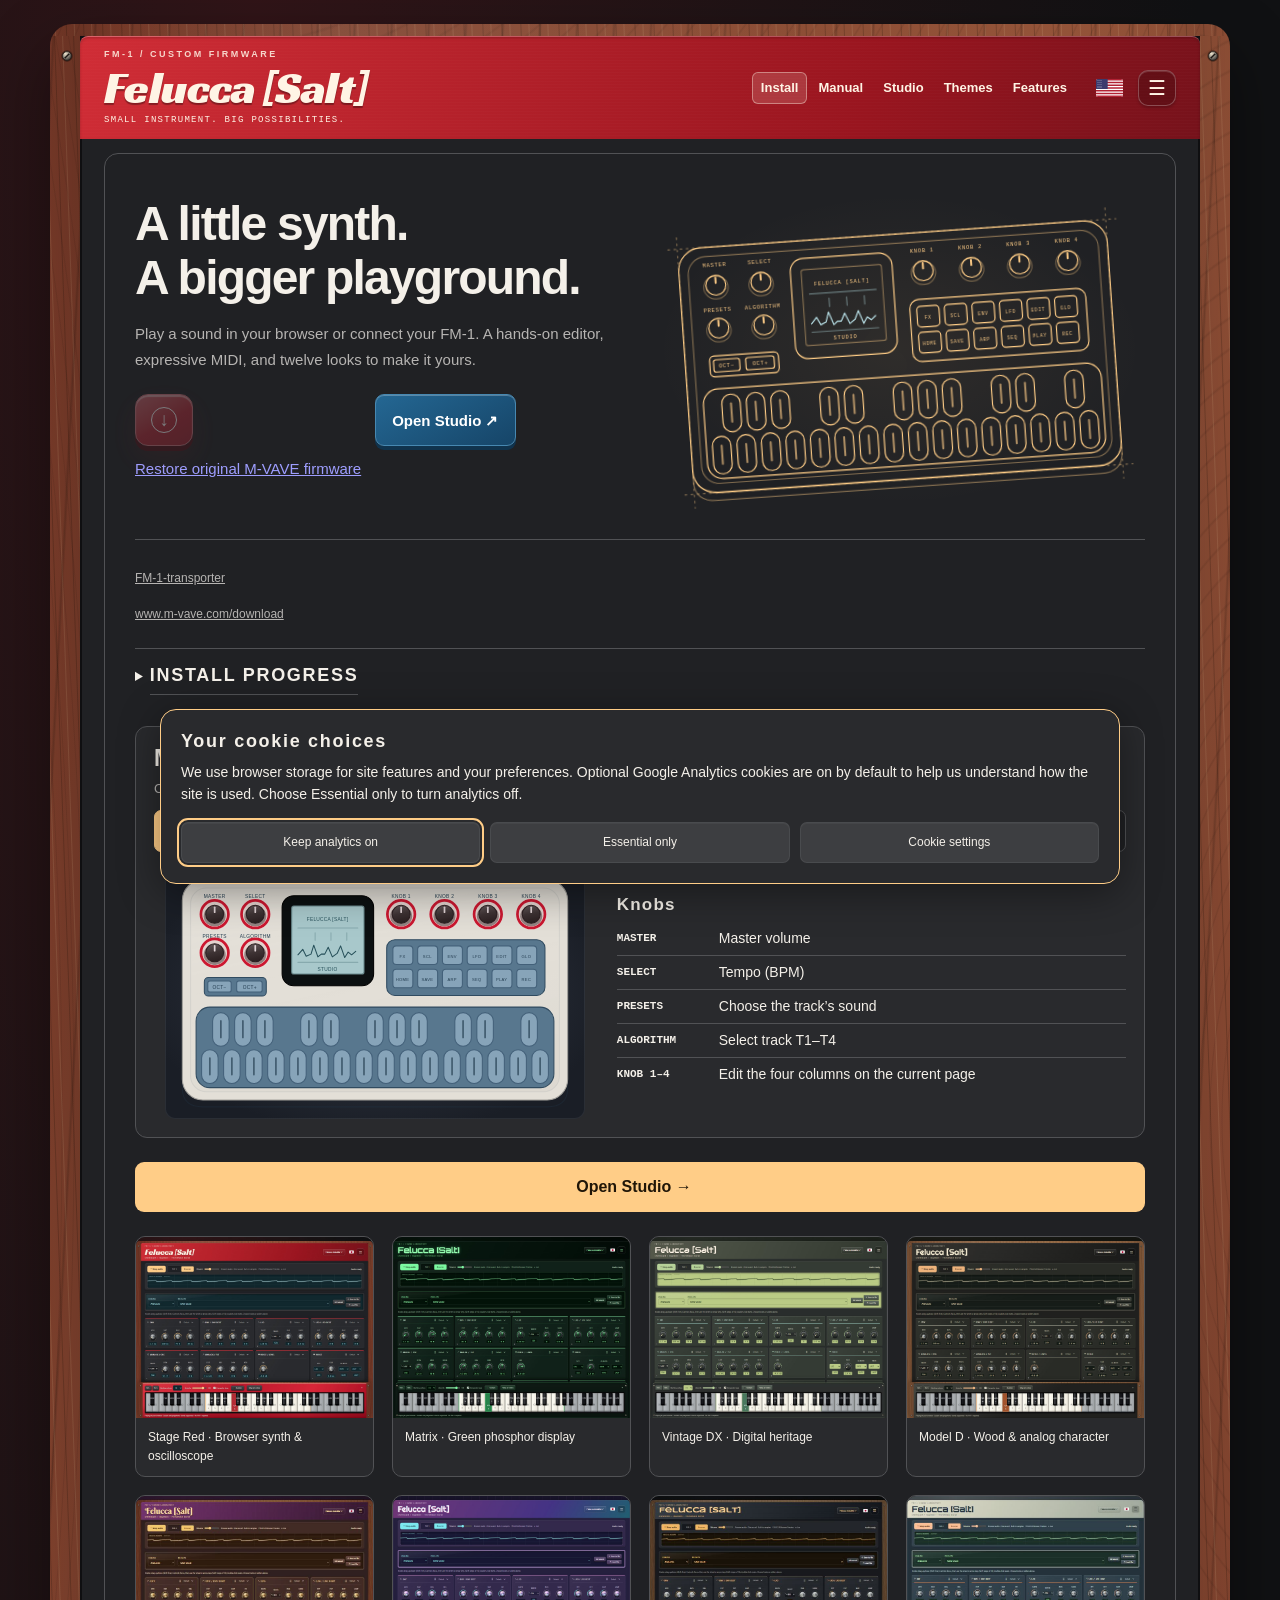
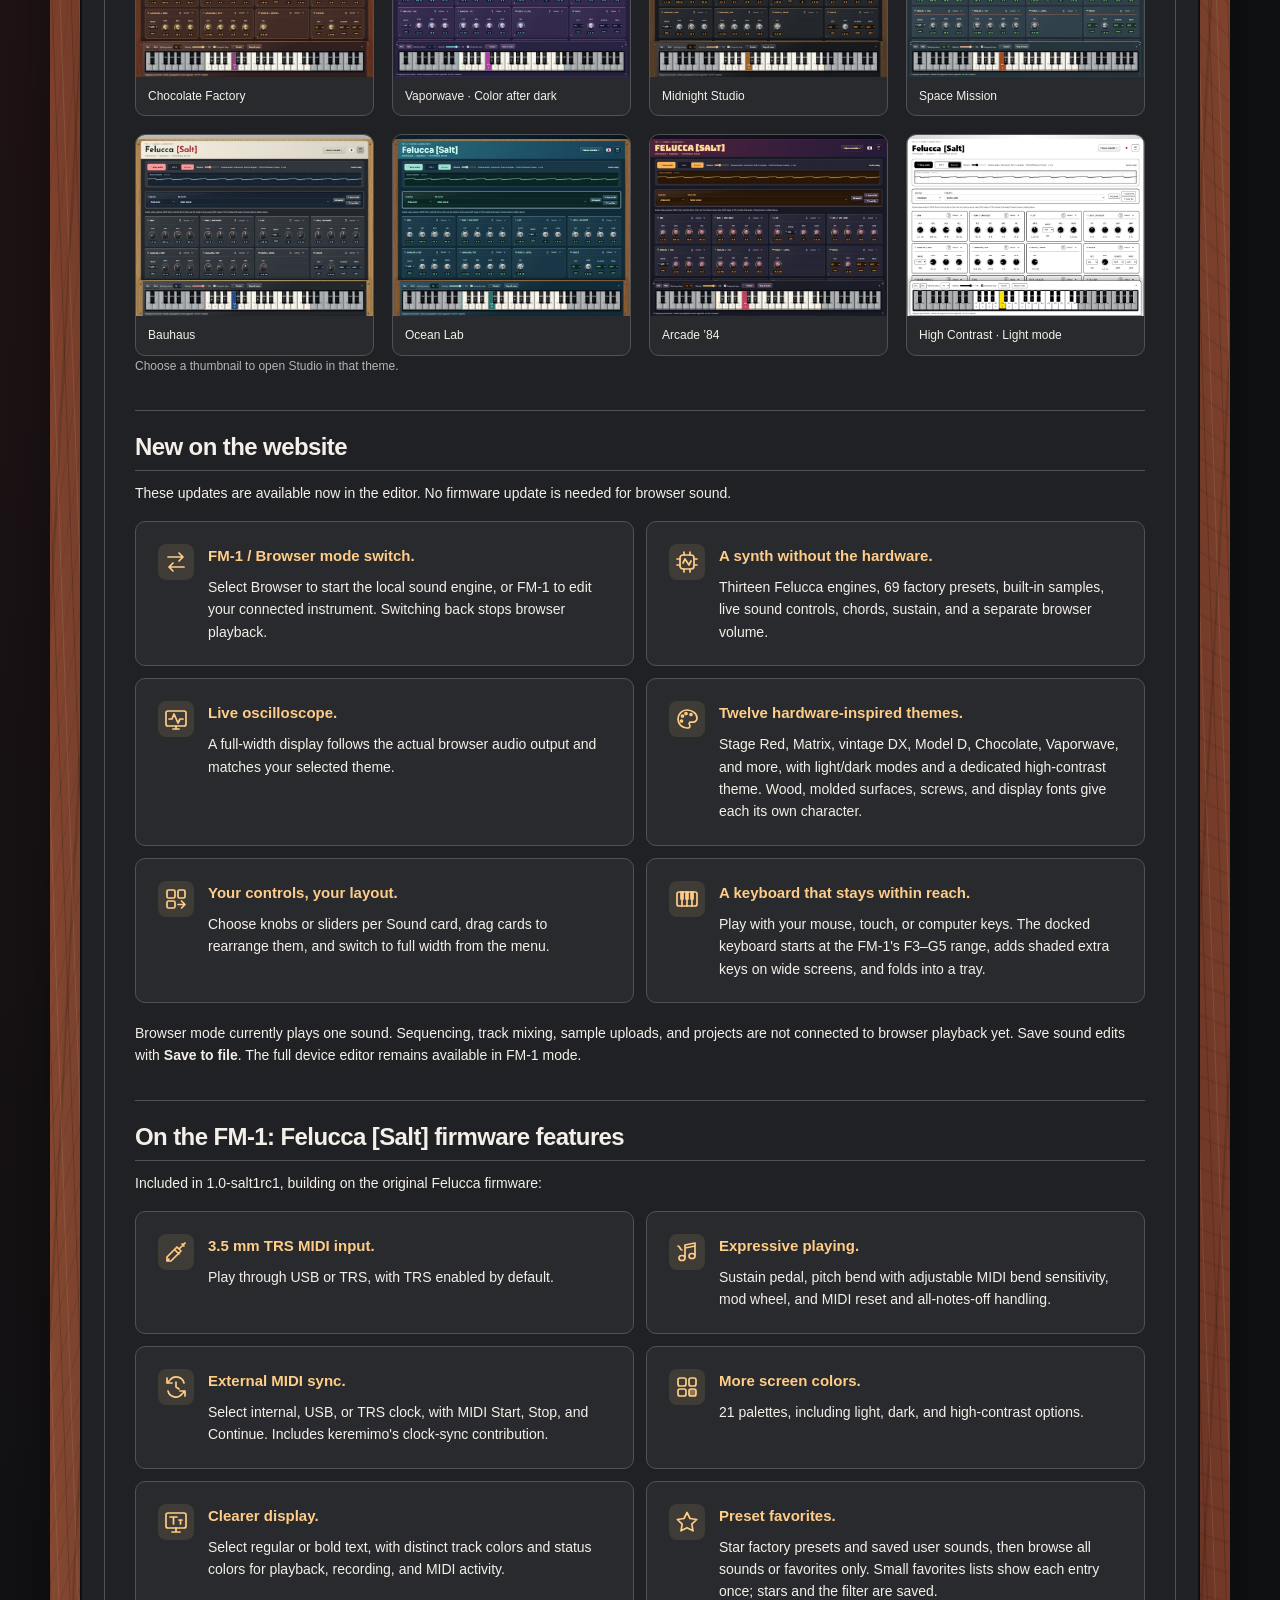
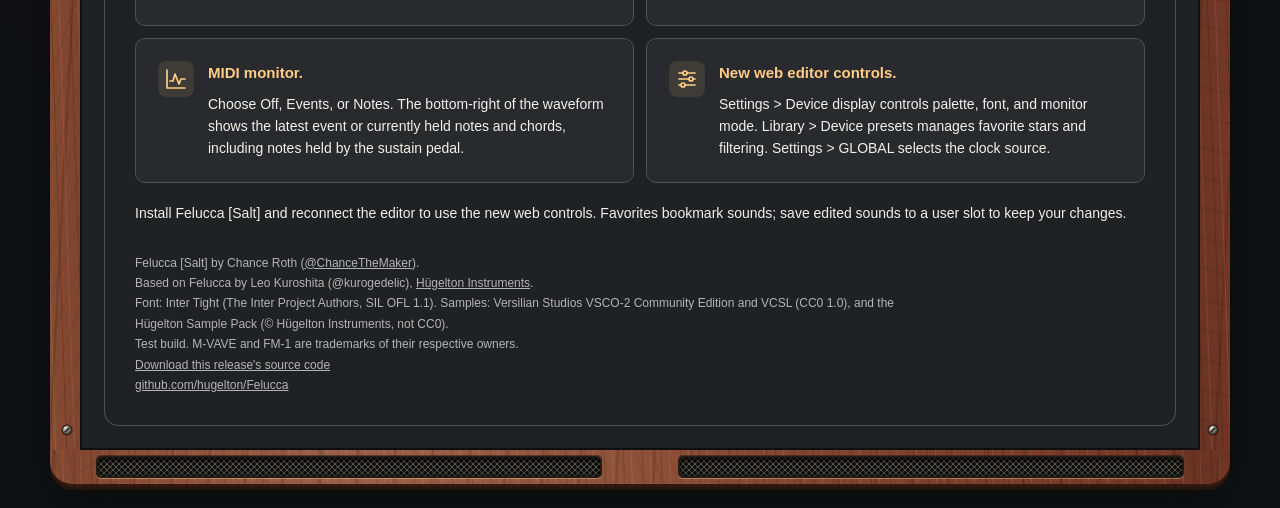
<file: web/index_pkg.html>
<!doctype html>
<!-- SPDX-License-Identifier: GPL-3.0-only
     Copyright (C) 2026 Leo Kuroshita (@kurogedelic), Hügelton Instruments -->
<html lang="en">
<head>
<meta charset="utf-8">
<script defer src="analytics.js"></script>
<script defer src="site-nav.js"></script>
<script defer src="studio-preview.js"></script>
<script defer src="panel-guide.js"></script>
<meta name="viewport" content="width=device-width, initial-scale=1">
<title>Felucca [Salt] Studio — FM-1 Installer</title>
<style>
  :root { --bg: #fff; --fg: #000; --dim: #777; }
  @media (prefers-color-scheme: dark) {
    :root:not([data-theme="light"]) { --bg: #000; --fg: #fff; --dim: #888; }
  }
  :root[data-theme="dark"] { --bg: #000; --fg: #fff; --dim: #888; }
  body { margin: 0; background: var(--bg); color: var(--fg);
         font: 16px/1.6 -apple-system, BlinkMacSystemFont, "Helvetica Neue", Arial, sans-serif; }
  main { max-width: 520px; margin: 0 auto; padding: 48px 16px; }
  h1 { font-size: 24px; font-weight: 600; margin: 0 0 24px; }
  .lang { float: right; font-size: 13px; color: var(--dim); cursor: pointer; text-decoration: underline; background: none; padding: 0; color: var(--dim); }
  p { margin: 0 0 16px; }
  button { font: inherit; background: var(--fg); color: var(--bg); border: 0; padding: 8px 20px; cursor: pointer; }
  button:disabled { opacity: .3; cursor: default; }
  #status { margin-top: 16px; min-height: 1.6em; }
  .small { color: var(--dim); font-size: 13px; }
  progress { width: 100%; height: 4px; margin-top: 16px; }
  pre { color: var(--dim); font-size: 12px; white-space: pre-wrap; margin-top: 16px; }
  #install-progress { scroll-margin-top: 20px; margin-top: 24px; padding: 16px 0; border-top: 1px solid var(--line, var(--dim)); }
  #install-progress:focus { outline: none; }
  #install-progress > summary { cursor: pointer; }
  #install-progress > summary h2 { display: inline; font-size: 18px; margin: 0; }
  #install-progress[open] > summary { margin-bottom: 12px; }
  #log { max-height: 20rem; overflow: auto; overflow-wrap: anywhere; }
  .features { margin: 28px 0; border-top: 1px solid var(--dim); padding-top: 20px; }
  .features h2 { font-size: 20px; margin: 0 0 12px; }
  .features ul { padding-left: 22px; margin: 0; }
  .features li { margin-bottom: 12px; }
</style>
<link rel="stylesheet" href="skin.css">
<link rel="stylesheet" href="interface.css">
<link rel="stylesheet" href="fonts.css">
<script src="locales.js"></script>
<script src="i18n.js"></script>
<script src="skin.js"></script>
</head>
<body class="installer-page">
<main id="page-top" tabindex="-1">
  <div class="masthead"><div class="brand-row">
    <div><div class="eyebrow"><span data-i18n="site.fm_1_custom_firmware">FM-1 / Custom firmware</span></div><h1><a class="brand-home" href="../installer/#page-top">Felucca <em>[Salt]</em></a></h1><p class="tagline"><span data-i18n="site.small_instrument_big_possibilities">SMALL INSTRUMENT. BIG POSSIBILITIES.</span></p></div>
    <nav class="site-nav" aria-label="Main navigation" data-i18n-aria-label="nav.label"><a href="#install" data-nav="install" data-i18n="nav.install" aria-current="page">Install</a><a href="#fm1-guide" data-nav="manual" data-i18n="nav.manual">Manual</a><a href="../editor/" data-nav="studio" data-i18n="nav.studio">Studio</a><a href="#themes" data-nav="themes" data-i18n="nav.themes">Themes</a><a href="#features" data-nav="features" data-i18n="nav.features">Features</a></nav>
    <div class="brand-links"><button class="lang" id="lang"></button></div>
  </div>
  <div class="appearance" data-appearance aria-label="Website appearance" data-i18n-aria-label="site.website_appearance"></div>
  </div>
  <div class="install-console">
  <div class="installer-hero" id="install">
    <div><h2><span data-i18n="site.a_little_synth">A little synth.</span><br><span data-i18n="site.a_bigger_playground">A bigger playground.</span></h2><p><span data-i18n="site.play_a_sound_in_your_browser_or_connect_your_fm_1_a_hands_on_edi">Play a sound in your browser or connect your FM-1. A hands-on editor, expressive MIDI, and twelve looks to make it yours.</span></p>
      <div class="hero-actions">
        <div class="install-action"><button id="go" disabled data-t="install"></button><p class="small" id="release"></p><p class="stock-restore-link"><a href="restore-stock/">Restore original M-VAVE firmware</a></p></div>
        <a class="hero-link" href="../editor/"><span data-i18n="site.open_studio">Open Studio ↗</span></a>
      </div>
      <p class="small beta-notice" data-t="beta" style="white-space:pre-line"></p>
    </div>
    <div class="hero-instrument"><svg viewBox="0 0 640 410" role="img" aria-labelledby="fm1-wire-title fm1-wire-desc" xmlns="http://www.w3.org/2000/svg">
<title id="fm1-wire-title" data-i18n="ui.wireTitle">FM-1 synthesizer wireframe</title>
<desc id="fm1-wire-desc" data-i18n="ui.wireDesc">The FM-1's rounded enclosure, eight rotary controls, central screen, twelve function buttons, octave buttons, and 27 touch keys.</desc>
<defs>
 <g id="fm1-knob"><circle r="13"/><ellipse cy="3" rx="16" ry="15" opacity=".35"/><path d="M0 -10v7" stroke-width="2.5"/></g>
 <g id="fm1-key"><rect width="24" height="49" rx="12"/><path d="M12 12v24" opacity=".65" stroke-width="2.5"/></g>

 <g id="fm1-product-knob" class="product-knob"><ellipse cy="3" rx="16" ry="15" fill="#111" opacity=".45" stroke="none"/><circle r="13" fill="url(#fm1-knob-shade)" stroke="#111"/><path d="M0 -10v7" stroke="#ddd" stroke-width="2.5"/></g>
 <g id="fm1-product-key"><rect class="product-button" width="24" height="49" rx="12"/><path d="M12 12v24" opacity=".7" stroke-width="2.5"/></g>
 <linearGradient id="fm1-knob-shade" x2=".2" y2="1"><stop stop-color="#525453"/><stop offset=".55" stop-color="#242625"/><stop offset="1" stop-color="#111312"/></linearGradient>
 <linearGradient id="fm1-body-sheen" x2=".4" y2="1"><stop stop-color="#fff" stop-opacity=".16"/><stop offset=".5" stop-color="#fff" stop-opacity="0"/><stop offset="1" stop-color="#000" stop-opacity=".1"/></linearGradient>
</defs>
<g class="hero-wire">
<g fill="none" stroke="currentColor" stroke-width="1.5" stroke-linejoin="round" stroke-linecap="round">
 <path class="wire-secondary" d="M40 101v257q0 27 30 27h500q30 0 30-27V101M46 364q10 10 26 10h497q15 0 24-10"/>
 <rect x="40" y="55" width="560" height="320" rx="30"/>
 <rect x="52" y="67" width="536" height="296" rx="23" class="wire-secondary"/>
 <g class="wire-secondary" stroke-dasharray="2 6"><path d="M28 55H613M28 375H613M40 40V393M600 40V393"/></g>
 <g><use href="#fm1-knob" x="87" y="105"/><use href="#fm1-knob" x="146" y="105"/><use href="#fm1-knob" x="87" y="161"/><use href="#fm1-knob" x="146" y="161"/>
 <use href="#fm1-knob" x="358" y="105"/><use href="#fm1-knob" x="421" y="105"/><use href="#fm1-knob" x="484" y="105"/><use href="#fm1-knob" x="547" y="105"/></g>
 <rect x="185" y="78" width="133" height="131" rx="17"/>
 <rect x="199" y="93" width="105" height="99" rx="3" class="wire-secondary"/>
 <g class="wire-display"><path d="M208 164l7-8 5 10 7-3 4-13 6 17 5-4 5 0 5-10 6 14 7-5 5-11 6 17 5-8 5 4 6-5"/><path class="wire-secondary" d="M208 125h87M208 175h87M233 132v11m23-11v11m23-11v11"/></g>
 <rect x="72" y="197" width="90" height="27" rx="6"/>
 <rect x="77" y="202" width="34" height="16" rx="3"/><rect x="119" y="202" width="37" height="16" rx="3"/>
 <rect x="337" y="142" width="230" height="81" rx="12"/>
 <rect x="60" y="240" width="520" height="117" rx="20"/>

<rect x="346" y="151" width="29" height="27" rx="5"/>
<rect x="382" y="151" width="29" height="27" rx="5"/>
<rect x="418" y="151" width="29" height="27" rx="5"/>
<rect x="454" y="151" width="29" height="27" rx="5"/>
<rect x="490" y="151" width="29" height="27" rx="5"/>
<rect x="526" y="151" width="29" height="27" rx="5"/>
<rect x="346" y="185" width="29" height="27" rx="5"/>
<rect x="382" y="185" width="29" height="27" rx="5"/>
<rect x="418" y="185" width="29" height="27" rx="5"/>
<rect x="454" y="185" width="29" height="27" rx="5"/>
<rect x="490" y="185" width="29" height="27" rx="5"/>
<rect x="526" y="185" width="29" height="27" rx="5"/>
<use href="#fm1-key" x="68" y="302"/>
<use href="#fm1-key" x="100" y="302"/>
<use href="#fm1-key" x="132" y="302"/>
<use href="#fm1-key" x="164" y="302"/>
<use href="#fm1-key" x="196" y="302"/>
<use href="#fm1-key" x="228" y="302"/>
<use href="#fm1-key" x="260" y="302"/>
<use href="#fm1-key" x="292" y="302"/>
<use href="#fm1-key" x="324" y="302"/>
<use href="#fm1-key" x="356" y="302"/>
<use href="#fm1-key" x="388" y="302"/>
<use href="#fm1-key" x="420" y="302"/>
<use href="#fm1-key" x="452" y="302"/>
<use href="#fm1-key" x="484" y="302"/>
<use href="#fm1-key" x="516" y="302"/>
<use href="#fm1-key" x="548" y="302"/>
<use href="#fm1-key" x="84" y="248"/>
<use href="#fm1-key" x="116" y="248"/>
<use href="#fm1-key" x="148" y="248"/>
<use href="#fm1-key" x="212" y="248"/>
<use href="#fm1-key" x="244" y="248"/>
<use href="#fm1-key" x="308" y="248"/>
<use href="#fm1-key" x="340" y="248"/>
<use href="#fm1-key" x="372" y="248"/>
<use href="#fm1-key" x="436" y="248"/>
<use href="#fm1-key" x="468" y="248"/>
<use href="#fm1-key" x="532" y="248"/>
</g><g fill="currentColor" font-size="7" text-anchor="middle">
<text x="87" y="81">MASTER</text>
<text x="146" y="81">SELECT</text>
<text x="87" y="139">PRESETS</text>
<text x="146" y="139">ALGORITHM</text>
<text x="358" y="81">KNOB 1</text>
<text x="421" y="81">KNOB 2</text>
<text x="484" y="81">KNOB 3</text>
<text x="547" y="81">KNOB 4</text>
<text x="94" y="213">OCT−</text>
<text x="138" y="213">OCT+</text>
<text x="251" y="115">FELUCCA [SALT]</text>
<text x="251" y="187">STUDIO</text>
<text x="360" y="168" font-size="6">FX</text>
<text x="396" y="168" font-size="6">SCL</text>
<text x="432" y="168" font-size="6">ENV</text>
<text x="468" y="168" font-size="6">LFO</text>
<text x="504" y="168" font-size="6">EDIT</text>
<text x="540" y="168" font-size="6">GLO</text>
<text x="360" y="202" font-size="6">HOME</text>
<text x="396" y="202" font-size="6">SAVE</text>
<text x="432" y="202" font-size="6">ARP</text>
<text x="468" y="202" font-size="6">SEQ</text>
<text x="504" y="202" font-size="6">PLAY</text>
<text x="540" y="202" font-size="6">REC</text>
</g></g>
<g class="hero-product" aria-hidden="true">
<g fill="none" stroke="currentColor" stroke-width="1.5" stroke-linejoin="round" stroke-linecap="round">
 <path class="product-detail" d="M40 101v257q0 27 30 27h500q30 0 30-27V101M46 364q10 10 26 10h497q15 0 24-10"/>
 <rect class="product-body" x="40" y="55" width="560" height="320" rx="30"/>
 <rect fill="url(#fm1-body-sheen)" stroke-opacity=".3" x="52" y="67" width="536" height="296" rx="23" class="product-detail"/>

 <g><use href="#fm1-product-knob" x="87" y="105"/><use href="#fm1-product-knob" x="146" y="105"/><use href="#fm1-product-knob" x="87" y="161"/><use href="#fm1-product-knob" x="146" y="161"/>
 <use href="#fm1-product-knob" x="358" y="105"/><use href="#fm1-product-knob" x="421" y="105"/><use href="#fm1-product-knob" x="484" y="105"/><use href="#fm1-product-knob" x="547" y="105"/></g>
 <rect class="product-bezel" x="185" y="78" width="133" height="131" rx="17"/>
 <rect x="199" y="93" width="105" height="99" rx="3" class="product-screen"/>
 <g class="product-display"><path d="M208 164l7-8 5 10 7-3 4-13 6 17 5-4 5 0 5-10 6 14 7-5 5-11 6 17 5-8 5 4 6-5"/><path class="product-detail" d="M208 125h87M208 175h87M233 132v11m23-11v11m23-11v11"/></g>
 <rect class="product-rubber" x="72" y="197" width="90" height="27" rx="6"/>
 <rect class="product-button" x="77" y="202" width="34" height="16" rx="3"/><rect class="product-button" x="119" y="202" width="37" height="16" rx="3"/>
 <rect class="product-rubber" x="337" y="142" width="230" height="81" rx="12"/>
 <rect class="product-rubber" x="60" y="240" width="520" height="117" rx="20"/>

<rect class="product-button" x="346" y="151" width="29" height="27" rx="5"/>
<rect class="product-button" x="382" y="151" width="29" height="27" rx="5"/>
<rect class="product-button" x="418" y="151" width="29" height="27" rx="5"/>
<rect class="product-button" x="454" y="151" width="29" height="27" rx="5"/>
<rect class="product-button" x="490" y="151" width="29" height="27" rx="5"/>
<rect class="product-button" x="526" y="151" width="29" height="27" rx="5"/>
<rect class="product-button" x="346" y="185" width="29" height="27" rx="5"/>
<rect class="product-button" x="382" y="185" width="29" height="27" rx="5"/>
<rect class="product-button" x="418" y="185" width="29" height="27" rx="5"/>
<rect class="product-button" x="454" y="185" width="29" height="27" rx="5"/>
<rect class="product-button" x="490" y="185" width="29" height="27" rx="5"/>
<rect class="product-button" x="526" y="185" width="29" height="27" rx="5"/>
<use class="product-control-ink" href="#fm1-product-key" x="68" y="302"/>
<use class="product-control-ink" href="#fm1-product-key" x="100" y="302"/>
<use class="product-control-ink" href="#fm1-product-key" x="132" y="302"/>
<use class="product-control-ink" href="#fm1-product-key" x="164" y="302"/>
<use class="product-control-ink" href="#fm1-product-key" x="196" y="302"/>
<use class="product-control-ink" href="#fm1-product-key" x="228" y="302"/>
<use class="product-control-ink" href="#fm1-product-key" x="260" y="302"/>
<use class="product-control-ink" href="#fm1-product-key" x="292" y="302"/>
<use class="product-control-ink" href="#fm1-product-key" x="324" y="302"/>
<use class="product-control-ink" href="#fm1-product-key" x="356" y="302"/>
<use class="product-control-ink" href="#fm1-product-key" x="388" y="302"/>
<use class="product-control-ink" href="#fm1-product-key" x="420" y="302"/>
<use class="product-control-ink" href="#fm1-product-key" x="452" y="302"/>
<use class="product-control-ink" href="#fm1-product-key" x="484" y="302"/>
<use class="product-control-ink" href="#fm1-product-key" x="516" y="302"/>
<use class="product-control-ink" href="#fm1-product-key" x="548" y="302"/>
<use class="product-control-ink" href="#fm1-product-key" x="84" y="248"/>
<use class="product-control-ink" href="#fm1-product-key" x="116" y="248"/>
<use class="product-control-ink" href="#fm1-product-key" x="148" y="248"/>
<use class="product-control-ink" href="#fm1-product-key" x="212" y="248"/>
<use class="product-control-ink" href="#fm1-product-key" x="244" y="248"/>
<use class="product-control-ink" href="#fm1-product-key" x="308" y="248"/>
<use class="product-control-ink" href="#fm1-product-key" x="340" y="248"/>
<use class="product-control-ink" href="#fm1-product-key" x="372" y="248"/>
<use class="product-control-ink" href="#fm1-product-key" x="436" y="248"/>
<use class="product-control-ink" href="#fm1-product-key" x="468" y="248"/>
<use class="product-control-ink" href="#fm1-product-key" x="532" y="248"/>
</g><g class="product-labels" fill="currentColor" font-size="7" text-anchor="middle">
<text x="87" y="81">MASTER</text>
<text x="146" y="81">SELECT</text>
<text x="87" y="139">PRESETS</text>
<text x="146" y="139">ALGORITHM</text>
<text x="358" y="81">KNOB 1</text>
<text x="421" y="81">KNOB 2</text>
<text x="484" y="81">KNOB 3</text>
<text x="547" y="81">KNOB 4</text>
<text class="product-control-ink" x="94" y="213">OCT−</text>
<text class="product-control-ink" x="138" y="213">OCT+</text>
<text class="product-screen-label" x="251" y="115">FELUCCA [SALT]</text>
<text class="product-screen-label" x="251" y="187">STUDIO</text>
<text class="product-control-ink" x="360" y="168" font-size="6">FX</text>
<text class="product-control-ink" x="396" y="168" font-size="6">SCL</text>
<text class="product-control-ink" x="432" y="168" font-size="6">ENV</text>
<text class="product-control-ink" x="468" y="168" font-size="6">LFO</text>
<text class="product-control-ink" x="504" y="168" font-size="6">EDIT</text>
<text class="product-control-ink" x="540" y="168" font-size="6">GLO</text>
<text class="product-control-ink" x="360" y="202" font-size="6">HOME</text>
<text class="product-control-ink" x="396" y="202" font-size="6">SAVE</text>
<text class="product-control-ink" x="432" y="202" font-size="6">ARP</text>
<text class="product-control-ink" x="468" y="202" font-size="6">SEQ</text>
<text class="product-control-ink" x="504" y="202" font-size="6">PLAY</text>
<text class="product-control-ink" x="540" y="202" font-size="6">REC</text>
</g></g></svg></div>
  </div>
  <p><strong data-t="installIntro"></strong></p>
  <p data-t="intro"></p>
  <p data-t="warn"></p>
  <p class="small" data-t="direct"></p>
  <p class="small"><span data-t="brick"></span>
    <a href="https://github.com/kurogedelic/FM-1-transporter" target="_blank" rel="noopener" style="color:inherit">FM-1-transporter</a></p>
  <p class="small" data-t="back"></p>
  <p class="small"><a href="https://www.m-vave.com/download" target="_blank" rel="noopener" style="color:inherit">www.m-vave.com/download</a></p>
  <details id="install-progress" tabindex="-1">
    <summary><h2 data-t="progress">Install Progress</h2></summary>
    <progress id="bar" max="100" value="0" aria-label="Installation progress" data-i18n-aria-label="installer.progress"></progress>
    <p id="status" role="status"></p>
    <pre id="log"></pre>
    <p id="install-retry" hidden><button type="button" id="retry" data-t="retry">Try Again</button></p>
    <p id="studio-handoff" hidden><a class="hero-link" href="../editor/#sound" data-t="editStudio">Edit in Studio</a></p>
  </details>
  <section class="panel-guide" id="fm1-guide" data-section="knobs" aria-labelledby="panel-heading">
    <div class="panel-heading"><div><h2 id="panel-heading"><span data-i18n="guide.title">Meet your new custom FM-1 controls...</span></h2></div></div>
    <p class="panel-intro"><span data-i18n="guide.intro">Choose a group to highlight the controls and learn what they do.</span></p>
    <div class="panel-sections" role="group" data-i18n-aria-label="guide.groups" aria-label="Control groups"><button type="button" data-guide-section="knobs" aria-pressed="true" aria-controls="panel-info-knobs"><span class="panel-step" aria-hidden="true">01</span><span data-i18n="guide.knobs">Knobs</span></button><button type="button" data-guide-section="pages" aria-pressed="false" aria-controls="panel-info-pages"><span class="panel-step" aria-hidden="true">02</span><span data-i18n="guide.pages">Sound pages</span></button><button type="button" data-guide-section="transport" aria-pressed="false" aria-controls="panel-info-transport"><span class="panel-step" aria-hidden="true">03</span><span data-i18n="guide.transport">Play &amp; record</span></button><button type="button" data-guide-section="keys" aria-pressed="false" aria-controls="panel-info-keys"><span class="panel-step" aria-hidden="true">04</span><span data-i18n="guide.keys">Keys &amp; octaves</span></button><button type="button" data-guide-section="layers" aria-pressed="false" aria-controls="panel-info-layers"><span class="panel-step" aria-hidden="true">05</span><span data-i18n="guide.layers">Quick layers</span></button><button type="button" data-guide-section="held" aria-pressed="false" aria-controls="panel-info-held"><span class="panel-step" aria-hidden="true">06</span><span data-i18n="guide.held">Hold shortcuts</span></button></div>
    <div class="panel-explorer"><div class="panel-art"><svg class="panel-illustration" viewBox="25 48 590 342" role="img" aria-labelledby="panel-guide-title" xmlns="http://www.w3.org/2000/svg"><title id="panel-guide-title" data-i18n="guide.illustration">Illustrated FM-1 control panel</title><defs>
 <g id="guide-knob"><circle r="13"/><ellipse cy="3" rx="16" ry="15" opacity=".35"/><path d="M0 -10v7" stroke-width="2.5"/></g>
 <g id="guide-key"><rect width="24" height="49" rx="12"/><path d="M12 12v24" opacity=".65" stroke-width="2.5"/></g>

 <g id="guide-panel-knob" class="panel-knob"><ellipse cy="3" rx="16" ry="15" fill="#111" opacity=".45" stroke="none"/><circle r="13" fill="url(#guide-knob-shade)" stroke="#111"/><path d="M0 -10v7" stroke="#ddd" stroke-width="2.5"/></g>
 <g id="guide-panel-key"><rect class="panel-button" width="24" height="49" rx="12"/><path d="M12 12v24" opacity=".7" stroke-width="2.5"/></g>
 <linearGradient id="guide-knob-shade" x2=".2" y2="1"><stop stop-color="#525453"/><stop offset=".55" stop-color="#242625"/><stop offset="1" stop-color="#111312"/></linearGradient>
 <linearGradient id="guide-body-sheen" x2=".4" y2="1"><stop stop-color="#fff" stop-opacity=".16"/><stop offset=".5" stop-color="#fff" stop-opacity="0"/><stop offset="1" stop-color="#000" stop-opacity=".1"/></linearGradient>
</defs><g class="panel-device">
<g fill="none" stroke="currentColor" stroke-width="1.5" stroke-linejoin="round" stroke-linecap="round">
 <path class="panel-detail" d="M40 101v257q0 27 30 27h500q30 0 30-27V101M46 364q10 10 26 10h497q15 0 24-10"/>
 <rect class="panel-body" x="40" y="55" width="560" height="320" rx="30"/>
 <rect fill="url(#guide-body-sheen)" stroke-opacity=".3" x="52" y="67" width="536" height="296" rx="23" class="panel-detail"/>

 <g><use href="#guide-panel-knob" x="87" y="105"/><use href="#guide-panel-knob" x="146" y="105"/><use href="#guide-panel-knob" x="87" y="161"/><use href="#guide-panel-knob" x="146" y="161"/>
 <use href="#guide-panel-knob" x="358" y="105"/><use href="#guide-panel-knob" x="421" y="105"/><use href="#guide-panel-knob" x="484" y="105"/><use href="#guide-panel-knob" x="547" y="105"/></g>
 <rect class="panel-bezel" x="185" y="78" width="133" height="131" rx="17"/>
 <rect x="199" y="93" width="105" height="99" rx="3" class="panel-screen"/>
 <g class="panel-display"><path d="M208 164l7-8 5 10 7-3 4-13 6 17 5-4 5 0 5-10 6 14 7-5 5-11 6 17 5-8 5 4 6-5"/><path class="panel-detail" d="M208 125h87M208 175h87M233 132v11m23-11v11m23-11v11"/></g>
 <rect class="panel-rubber" x="72" y="197" width="90" height="27" rx="6"/>
 <rect class="panel-button" x="77" y="202" width="34" height="16" rx="3"/><rect class="panel-button" x="119" y="202" width="37" height="16" rx="3"/>
 <rect class="panel-rubber" x="337" y="142" width="230" height="81" rx="12"/>
 <rect class="panel-rubber" x="60" y="240" width="520" height="117" rx="20"/>

<rect class="panel-button" x="346" y="151" width="29" height="27" rx="5"/>
<rect class="panel-button" x="382" y="151" width="29" height="27" rx="5"/>
<rect class="panel-button" x="418" y="151" width="29" height="27" rx="5"/>
<rect class="panel-button" x="454" y="151" width="29" height="27" rx="5"/>
<rect class="panel-button" x="490" y="151" width="29" height="27" rx="5"/>
<rect class="panel-button" x="526" y="151" width="29" height="27" rx="5"/>
<rect class="panel-button" x="346" y="185" width="29" height="27" rx="5"/>
<rect class="panel-button" x="382" y="185" width="29" height="27" rx="5"/>
<rect class="panel-button" x="418" y="185" width="29" height="27" rx="5"/>
<rect class="panel-button" x="454" y="185" width="29" height="27" rx="5"/>
<rect class="panel-button" x="490" y="185" width="29" height="27" rx="5"/>
<rect class="panel-button" x="526" y="185" width="29" height="27" rx="5"/>
<use class="panel-control-ink" href="#guide-panel-key" x="68" y="302"/>
<use class="panel-control-ink" href="#guide-panel-key" x="100" y="302"/>
<use class="panel-control-ink" href="#guide-panel-key" x="132" y="302"/>
<use class="panel-control-ink" href="#guide-panel-key" x="164" y="302"/>
<use class="panel-control-ink" href="#guide-panel-key" x="196" y="302"/>
<use class="panel-control-ink" href="#guide-panel-key" x="228" y="302"/>
<use class="panel-control-ink" href="#guide-panel-key" x="260" y="302"/>
<use class="panel-control-ink" href="#guide-panel-key" x="292" y="302"/>
<use class="panel-control-ink" href="#guide-panel-key" x="324" y="302"/>
<use class="panel-control-ink" href="#guide-panel-key" x="356" y="302"/>
<use class="panel-control-ink" href="#guide-panel-key" x="388" y="302"/>
<use class="panel-control-ink" href="#guide-panel-key" x="420" y="302"/>
<use class="panel-control-ink" href="#guide-panel-key" x="452" y="302"/>
<use class="panel-control-ink" href="#guide-panel-key" x="484" y="302"/>
<use class="panel-control-ink" href="#guide-panel-key" x="516" y="302"/>
<use class="panel-control-ink" href="#guide-panel-key" x="548" y="302"/>
<use class="panel-control-ink" href="#guide-panel-key" x="84" y="248"/>
<use class="panel-control-ink" href="#guide-panel-key" x="116" y="248"/>
<use class="panel-control-ink" href="#guide-panel-key" x="148" y="248"/>
<use class="panel-control-ink" href="#guide-panel-key" x="212" y="248"/>
<use class="panel-control-ink" href="#guide-panel-key" x="244" y="248"/>
<use class="panel-control-ink" href="#guide-panel-key" x="308" y="248"/>
<use class="panel-control-ink" href="#guide-panel-key" x="340" y="248"/>
<use class="panel-control-ink" href="#guide-panel-key" x="372" y="248"/>
<use class="panel-control-ink" href="#guide-panel-key" x="436" y="248"/>
<use class="panel-control-ink" href="#guide-panel-key" x="468" y="248"/>
<use class="panel-control-ink" href="#guide-panel-key" x="532" y="248"/>
</g><g class="panel-labels" fill="currentColor" font-size="7" text-anchor="middle">
<text x="87" y="81">MASTER</text>
<text x="146" y="81">SELECT</text>
<text x="87" y="139">PRESETS</text>
<text x="146" y="139">ALGORITHM</text>
<text x="358" y="81">KNOB 1</text>
<text x="421" y="81">KNOB 2</text>
<text x="484" y="81">KNOB 3</text>
<text x="547" y="81">KNOB 4</text>
<text class="panel-control-ink" x="94" y="213">OCT−</text>
<text class="panel-control-ink" x="138" y="213">OCT+</text>
<text class="panel-screen-label" x="251" y="115">FELUCCA [SALT]</text>
<text class="panel-screen-label" x="251" y="187">STUDIO</text>
<text class="panel-control-ink" x="360" y="168" font-size="6">FX</text>
<text class="panel-control-ink" x="396" y="168" font-size="6">SCL</text>
<text class="panel-control-ink" x="432" y="168" font-size="6">ENV</text>
<text class="panel-control-ink" x="468" y="168" font-size="6">LFO</text>
<text class="panel-control-ink" x="504" y="168" font-size="6">EDIT</text>
<text class="panel-control-ink" x="540" y="168" font-size="6">GLO</text>
<text class="panel-control-ink" x="360" y="202" font-size="6">HOME</text>
<text class="panel-control-ink" x="396" y="202" font-size="6">SAVE</text>
<text class="panel-control-ink" x="432" y="202" font-size="6">ARP</text>
<text class="panel-control-ink" x="468" y="202" font-size="6">SEQ</text>
<text class="panel-control-ink" x="504" y="202" font-size="6">PLAY</text>
<text class="panel-control-ink" x="540" y="202" font-size="6">REC</text>
</g></g><g class="panel-highlight" data-guide-highlight="knobs"><circle cx="87" cy="105" r="20"/><circle cx="146" cy="105" r="20"/><circle cx="87" cy="161" r="20"/><circle cx="146" cy="161" r="20"/><circle cx="358" cy="105" r="20"/><circle cx="421" cy="105" r="20"/><circle cx="484" cy="105" r="20"/><circle cx="547" cy="105" r="20"/></g><g class="panel-highlight" data-guide-highlight="pages"><rect x="343" y="148" width="35" height="33" rx="8"/><rect x="379" y="148" width="35" height="33" rx="8"/><rect x="415" y="148" width="35" height="33" rx="8"/><rect x="451" y="148" width="35" height="33" rx="8"/><rect x="487" y="148" width="35" height="33" rx="8"/><rect x="523" y="148" width="35" height="33" rx="8"/></g><g class="panel-highlight" data-guide-highlight="transport"><rect x="343" y="182" width="35" height="33" rx="8"/><rect x="379" y="182" width="35" height="33" rx="8"/><rect x="415" y="182" width="35" height="33" rx="8"/><rect x="451" y="182" width="35" height="33" rx="8"/><rect x="487" y="182" width="35" height="33" rx="8"/><rect x="523" y="182" width="35" height="33" rx="8"/></g><g class="panel-highlight" data-guide-highlight="keys"><rect x="57" y="237" width="526" height="123" rx="23"/><rect x="69" y="194" width="96" height="33" rx="9"/></g><g class="panel-highlight" data-guide-highlight="layers"><rect x="343" y="148" width="35" height="33" rx="8"/><rect x="379" y="148" width="35" height="33" rx="8"/><rect x="487" y="148" width="35" height="33" rx="8"/><rect x="523" y="148" width="35" height="33" rx="8"/></g><g class="panel-highlight" data-guide-highlight="held"><rect x="343" y="182" width="35" height="33" rx="8"/><rect x="379" y="182" width="35" height="33" rx="8"/><rect x="451" y="182" width="35" height="33" rx="8"/></g></svg></div><div class="panel-information"><div class="panel-info" id="panel-info-knobs" data-guide-panel="knobs"><h3><span data-i18n="guide.knobs">Knobs</span></h3><dl><div><dt>MASTER</dt><dd><span data-i18n="guide.volume">Master volume</span></dd></div><div><dt>SELECT</dt><dd><span data-i18n="guide.bpm">Tempo (BPM)</span></dd></div><div><dt>PRESETS</dt><dd><span data-i18n="guide.sound">Choose the track’s sound</span></dd></div><div><dt>ALGORITHM</dt><dd><span data-i18n="guide.track">Select track T1–T4</span></dd></div><div><dt>KNOB 1–4</dt><dd><span data-i18n="guide.columns">Edit the four columns on the current page</span></dd></div></dl></div><div class="panel-info" id="panel-info-pages" data-guide-panel="pages" hidden><h3><span data-i18n="guide.pages">Sound pages</span></h3><p class="panel-hint"><span data-i18n="guide.pagesHint">Press a page button again to move to its next page.</span></p><dl><div><dt>FX</dt><dd><span data-i18n="guide.effects">Effects</span></dd></div><div><dt>SCL</dt><dd><span data-i18n="guide.scale">Scale and chords</span></dd></div><div><dt>ENV</dt><dd><span data-i18n="guide.envelope">Envelope</span></dd></div><div><dt>LFO</dt><dd><span data-i18n="guide.modulation">LFO and modulation matrix</span></dd></div><div><dt>EDIT</dt><dd><span data-i18n="guide.engine">Synth engine</span></dd></div><div><dt>GLO</dt><dd><span data-i18n="guide.mixer">Mixer and global settings</span></dd></div></dl></div><div class="panel-info" id="panel-info-transport" data-guide-panel="transport" hidden><h3><span data-i18n="guide.transport">Play &amp; record</span></h3><dl><div><dt>HOME</dt><dd><span data-i18n="guide.home">Return to the home screen</span></dd></div><div><dt>SAVE</dt><dd><span data-i18n="guide.save">Save and load sounds or projects</span></dd></div><div><dt>ARP</dt><dd><span data-i18n="guide.arp">Arpeggiator</span></dd></div><div><dt>SEQ</dt><dd><span data-i18n="guide.seq">Sequencer</span></dd></div><div><dt>PLAY</dt><dd><span data-i18n="guide.play">Start or stop all four tracks</span></dd></div><div><dt>REC</dt><dd><span data-i18n="guide.record">Arm the selected track for recording, on any page</span></dd></div></dl></div><div class="panel-info" id="panel-info-keys" data-guide-panel="keys" hidden><h3><span data-i18n="guide.keys">Keys &amp; octaves</span></h3><dl><div><dt>F3–G5</dt><dd><span data-i18n="guide.range">27 touch keys play the selected track</span></dd></div><div><dt>OCT− / OCT+</dt><dd><span data-i18n="guide.octave">Shift down or up one octave</span></dd></div><div><dt>OCT− + OCT+</dt><dd><span data-i18n="guide.reset">Press both to reset the octave</span></dd></div><div><dt>OCT+</dt><dd><span data-i18n="guide.confirm">Confirm an action in dialogs and menus</span></dd></div><div><dt>OCT−</dt><dd><span data-i18n="guide.back">Go back in dialogs and menus</span></dd></div></dl></div><div class="panel-info" id="panel-info-layers" data-guide-panel="layers" hidden><h3><span data-i18n="guide.layers">Quick layers</span></h3><p class="panel-hint"><span data-i18n="guide.holdHint">Hold the labeled button to access these shortcuts.</span></p><dl><div><dt>FX</dt><dd><span data-i18n="guide.fxLayer">Repeat, reverse, filter sweeps, tape stop, freeze and harmonizer. Black keys mute tracks.</span></dd></div><div><dt>GLO</dt><dd><span data-i18n="guide.gloLayer">Mute, solo and tap tempo; KNOB 1–4 control track levels.</span></dd></div><div><dt>SCL</dt><dd><span data-i18n="guide.sclLayer">Press a key to set the root; choose a scale or chord keys.</span></dd></div><div><dt>EDIT</dt><dd><span data-i18n="guide.editLayer">Press a white key to choose the synth engine.</span></dd></div></dl></div><div class="panel-info" id="panel-info-held" data-guide-panel="held" hidden><h3><span data-i18n="guide.held">Hold shortcuts</span></h3><p class="panel-hint"><span data-i18n="guide.holdHint">Hold the labeled button to access these shortcuts.</span></p><dl><div><dt>SAVE</dt><dd><span data-i18n="guide.undo">Undo; hold again to redo</span></dd></div><div><dt>HOME</dt><dd><span data-i18n="guide.menu">Open the menu</span></dd></div><div><dt>SEQ</dt><dd><span data-i18n="guide.song">Open SONG to chain patterns A–D</span></dd></div></dl></div></div></div>
  </section>
  <section class="studio-gallery-section" id="themes">
    <p><a class="hero-link studio-gallery-link" href="../editor/"><span data-i18n="site.open_studiox">Open Studio →</span><span class="studio-gallery-subtitle" data-t="editor"></span></a></p>
    <div class="screenshot-gallery" aria-label="Editor screenshots" data-i18n-aria-label="site.editor_screenshots">
      <figure><a href="../editor/?theme=stage&amp;mode=dark"><img src="screenshots/stage.jpg" width="1440" height="1100" loading="lazy" alt="Stage Red editor with wood sides, red keyboard surround, and a live oscilloscope" data-i18n-alt="site.stage_red_editor_with_wood_sides_red_keyboard_surround_and_a_liv"></a><figcaption><span data-i18n="site.stage_red_browser_synth">Stage Red · Browser synth</span> &amp; <span data-i18n="site.oscilloscopex">oscilloscope</span></figcaption></figure>
      <figure><a href="../editor/?theme=matrix&amp;mode=dark"><img src="screenshots/matrix.jpg" width="1440" height="1100" loading="lazy" alt="Matrix editor theme with green illuminated controls" data-i18n-alt="site.matrix_editor_theme_with_green_illuminated_controls"></a><figcaption><span data-i18n="site.matrix_green_phosphor_display">Matrix · Green phosphor display</span></figcaption></figure>
      <figure><a href="../editor/?theme=dx&amp;mode=dark"><img src="screenshots/dx.jpg" width="1440" height="1100" loading="lazy" alt="Vintage DX editor theme and its hardware-style controls" data-i18n-alt="site.vintage_dx_editor_theme_and_its_hardware_style_controls"></a><figcaption><span data-i18n="site.vintage_dx_digital_heritage">Vintage DX · Digital heritage</span></figcaption></figure>
      <figure><a href="../editor/?theme=modeld&amp;mode=dark"><img src="screenshots/modeld.jpg" width="1440" height="1100" loading="lazy" alt="Model D editor theme with a wooden cabinet and analog-style controls" data-i18n-alt="site.model_d_editor_theme_with_a_wooden_cabinet_and_analog_style_cont"></a><figcaption><span data-i18n="site.model_d_wood">Model D · Wood</span> &amp; <span data-i18n="site.analog_character">analog character</span></figcaption></figure>
      <figure><a href="../editor/?theme=chocolate&amp;mode=dark"><img src="screenshots/previews/chocolate-dark.jpg" width="720" height="550" loading="lazy" alt="Chocolate Factory Studio theme" data-i18n-alt="ui.themeThumbnail" data-i18n-values='{"theme": "Chocolate Factory"}'></a><figcaption>Chocolate Factory</figcaption></figure>
      <figure><a href="../editor/?theme=vapor&amp;mode=dark"><img src="screenshots/vapor.jpg" width="1440" height="1100" loading="lazy" alt="Vaporwave editor theme with colorful synth controls" data-i18n-alt="site.vaporwave_editor_theme_with_colorful_synth_controls"></a><figcaption><span data-i18n="site.vaporwave_color_after_dark">Vaporwave · Color after dark</span></figcaption></figure>
      <figure><a href="../editor/?theme=midnight&amp;mode=dark"><img src="screenshots/previews/midnight-dark.jpg" width="720" height="550" loading="lazy" alt="Midnight Studio Studio theme" data-i18n-alt="ui.themeThumbnail" data-i18n-values='{"theme": "Midnight Studio"}'></a><figcaption>Midnight Studio</figcaption></figure>
      <figure><a href="../editor/?theme=space&amp;mode=dark"><img src="screenshots/previews/space-dark.jpg" width="720" height="550" loading="lazy" alt="Space Mission Studio theme" data-i18n-alt="ui.themeThumbnail" data-i18n-values='{"theme": "Space Mission"}'></a><figcaption>Space Mission</figcaption></figure>
      <figure><a href="../editor/?theme=bauhaus&amp;mode=dark"><img src="screenshots/previews/bauhaus-dark.jpg" width="720" height="550" loading="lazy" alt="Bauhaus Studio theme" data-i18n-alt="ui.themeThumbnail" data-i18n-values='{"theme": "Bauhaus"}'></a><figcaption>Bauhaus</figcaption></figure>
      <figure><a href="../editor/?theme=ocean&amp;mode=dark"><img src="screenshots/previews/ocean-dark.jpg" width="720" height="550" loading="lazy" alt="Ocean Lab Studio theme" data-i18n-alt="ui.themeThumbnail" data-i18n-values='{"theme": "Ocean Lab"}'></a><figcaption>Ocean Lab</figcaption></figure>
      <figure><a href="../editor/?theme=arcade&amp;mode=dark"><img src="screenshots/previews/arcade-dark.jpg" width="720" height="550" loading="lazy" alt="Arcade ’84 Studio theme" data-i18n-alt="ui.themeThumbnail" data-i18n-values='{"theme": "Arcade ’84"}'></a><figcaption>Arcade ’84</figcaption></figure>
      <figure><a href="../editor/?theme=hicon&amp;mode=light"><img src="screenshots/hicon.jpg" width="1440" height="1100" loading="lazy" alt="Light high-contrast editor theme with dark, clearly defined controls" data-i18n-alt="site.light_high_contrast_editor_theme_with_dark_clearly_defined_contr"></a><figcaption><span data-i18n="site.high_contrast_light_mode">High Contrast · Light mode</span></figcaption></figure>
    </div>
    <p class="small"><span data-i18n="site.actual_editor_screenshots_select_an_image_to_view_it_full_size">Choose a thumbnail to open Studio in that theme.</span></p>
  </section>
  <section class="features" id="features" aria-labelledby="website-features-title">
    <h2 id="website-features-title"><span data-i18n="site.new_on_the_website">New on the website</span></h2>
    <p><span data-i18n="site.these_updates_are_available_now_in_the_editor_no_firmware_update">These updates are available now in the editor. No firmware update is needed for browser sound.</span></p>
    <ul>
      <li><span class="feature-icon"><svg viewBox="0 0 24 24" aria-hidden="true" focusable="false" fill="none" stroke="currentColor" stroke-width="1.7" stroke-linecap="round" stroke-linejoin="round"><path d="M4 7h15m-4-4 4 4-4 4M20 17H5m4-4-4 4 4 4"/></svg></span><div class="feature-copy"><strong><span data-i18n="site.fm_1_browser_mode_switch">FM-1 / Browser mode switch.</span></strong> <span data-i18n="site.select_browser_to_start_the_local_sound_engine_or_fm_1_to_edit_y">Select Browser to start the local sound engine, or FM-1 to edit your connected instrument. Switching back stops browser playback.</span></div></li>
      <li><span class="feature-icon"><svg viewBox="0 0 24 24" aria-hidden="true" focusable="false" fill="none" stroke="currentColor" stroke-width="1.7" stroke-linecap="round" stroke-linejoin="round"><rect x="5" y="5" width="14" height="14" rx="3"/><path d="M9 2v3m6-3v3M9 19v3m6-3v3M2 9h3m-3 6h3m14-6h3m-3 6h3M8 13l2-4 4 6 2-4"/></svg></span><div class="feature-copy"><strong><span data-i18n="site.a_synth_without_the_hardware">A synth without the hardware.</span></strong> <span data-i18n="site.nine_felucca_engines_54_factory_presets_built_in_samples_live_so">Nine Felucca engines, 54 factory presets, built-in samples, live sound controls, chords, sustain, and a separate browser volume.</span></div></li>
      <li><span class="feature-icon"><svg viewBox="0 0 24 24" aria-hidden="true" focusable="false" fill="none" stroke="currentColor" stroke-width="1.7" stroke-linecap="round" stroke-linejoin="round"><rect x="2" y="4" width="20" height="15" rx="2"/><path d="M5 12h3l2-5 4 9 2-4h3M9 22h6m-3-3v3"/></svg></span><div class="feature-copy"><strong><span data-i18n="site.live_oscilloscope">Live oscilloscope.</span></strong> <span data-i18n="site.a_full_width_display_follows_the_actual_browser_audio_output_and">A full-width display follows the actual browser audio output and matches your selected theme.</span></div></li>
      <li><span class="feature-icon"><svg viewBox="0 0 24 24" aria-hidden="true" focusable="false" fill="none" stroke="currentColor" stroke-width="1.7" stroke-linecap="round" stroke-linejoin="round"><path d="M12 3a9 9 0 1 0 0 18h1a2 2 0 0 0 1.5-3.3 1.5 1.5 0 0 1 1.1-2.5H18A4 4 0 0 0 22 11c0-4.4-4.5-8-10-8Z"/><circle cx="7.5" cy="9" r="1"/><circle cx="11" cy="6.5" r="1"/><circle cx="16" cy="7.5" r="1"/><circle cx="6.5" cy="14" r="1"/></svg></span><div class="feature-copy"><strong><span data-i18n="site.twelve_hardware_inspired_themes">Twelve hardware-inspired themes.</span></strong> <span data-i18n="site.stage_red_matrix_vintage_dx_model_d_chocolate_vaporwave_and_more">Stage Red, Matrix, vintage DX, Model D, Chocolate, Vaporwave, and more, with light/dark modes and a dedicated high-contrast theme. Wood, molded surfaces, screws, and display fonts give each its own character.</span></div></li>
      <li><span class="feature-icon"><svg viewBox="0 0 24 24" aria-hidden="true" focusable="false" fill="none" stroke="currentColor" stroke-width="1.7" stroke-linecap="round" stroke-linejoin="round"><rect x="3" y="3" width="8" height="8" rx="1.5"/><rect x="14" y="3" width="7" height="8" rx="1.5"/><rect x="3" y="14" width="8" height="7" rx="1.5"/><path d="M14 17.5h7m-3.5-3.5 3.5 3.5-3.5 3.5"/></svg></span><div class="feature-copy"><strong><span data-i18n="site.your_controls_your_layout">Your controls, your layout.</span></strong> <span data-i18n="site.choose_knobs_or_sliders_per_sound_card_drag_cards_to_rearrange_t">Choose knobs or sliders per Sound card, drag cards to rearrange them, and switch to full width from the menu.</span></div></li>
      <li><span class="feature-icon"><svg viewBox="0 0 24 24" aria-hidden="true" focusable="false" fill="none" stroke="currentColor" stroke-width="1.7" stroke-linecap="round" stroke-linejoin="round"><rect x="2" y="5" width="20" height="14" rx="2"/><path d="M7 5v14m5-14v14m5-14v14"/><path d="M6 5h2v7H6zm5 0h2v7h-2zm5 0h2v7h-2z" fill="currentColor"/></svg></span><div class="feature-copy"><strong><span data-i18n="site.a_keyboard_that_stays_within_reach">A keyboard that stays within reach.</span></strong> <span data-i18n="site.play_with_your_mouse_touch_or_computer_keys_the_docked_keyboard_">Play with your mouse, touch, or computer keys. The docked keyboard starts at the FM-1's F3–G5 range, adds shaded extra keys on wide screens, and folds into a tray.</span></div></li>
    </ul>
    <p><span data-i18n="site.browser_mode_currently_plays_one_sound_sequencing_track_mixing_s">Browser mode currently plays one sound. Sequencing, track mixing, sample uploads, and projects are not connected to browser playback yet. Save sound edits with</span> <b><span data-i18n="site.save_to_file">Save to file</span></b><span data-i18n="site.the_full_device_editor_remains_available_in_fm_1_mode">. The full device editor remains available in FM-1 mode.</span></p>

  </section>
  <section class="features" aria-labelledby="features-title">
    <h2 id="features-title"><span data-i18n="site.on_the_fm_1_felucca_salt_firmware_features">On the FM-1: Felucca [Salt] firmware features</span></h2>
    <p><span data-i18n="site.included_in_0_9_salt13_building_on_the_original_felucca_firmware">Included in 0.9-salt14, building on the original Felucca firmware:</span></p>
    <ul>
      <li><span class="feature-icon"><svg viewBox="0 0 24 24" aria-hidden="true" focusable="false" fill="none" stroke="currentColor" stroke-width="1.7" stroke-linecap="round" stroke-linejoin="round"><path d="M3 21h4l10-10-4-4L3 17v4Zm12-12 5-5m-2 0 2 2m-9 4 4 4M5 19l-2 2"/><path d="m20 4 1-1"/></svg></span><div class="feature-copy"><strong><span data-i18n="site.3_5_mm_trs_midi_input">3.5 mm TRS MIDI input.</span></strong> <span data-i18n="site.play_through_usb_or_trs_with_trs_enabled_by_default">Play through USB or TRS, with TRS enabled by default.</span></div></li>
      <li><span class="feature-icon"><svg viewBox="0 0 24 24" aria-hidden="true" focusable="false" fill="none" stroke="currentColor" stroke-width="1.7" stroke-linecap="round" stroke-linejoin="round"><path d="M10 17V5l10-2v12M10 8l10-2M3 6c2 0 2 4 4 4"/><ellipse cx="7" cy="18" rx="3" ry="2.5"/><ellipse cx="17" cy="16" rx="3" ry="2.5"/></svg></span><div class="feature-copy"><strong><span data-i18n="site.expressive_playing">Expressive playing.</span></strong> <span data-i18n="site.sustain_pedal_pitch_bend_with_adjustable_midi_bend_sensitivity_m">Sustain pedal, pitch bend with adjustable MIDI bend sensitivity, mod wheel, and MIDI reset and all-notes-off handling.</span></div></li>
      <li><span class="feature-icon"><svg viewBox="0 0 24 24" aria-hidden="true" focusable="false" fill="none" stroke="currentColor" stroke-width="1.7" stroke-linecap="round" stroke-linejoin="round"><path d="M20 8a8 8 0 0 0-14-3L3 8m0-5v5h5M4 16a8 8 0 0 0 14 3l3-3m0 5v-5h-5M12 7v5l3 2"/></svg></span><div class="feature-copy"><strong><span data-i18n="site.external_midi_sync">External MIDI sync.</span></strong> <span data-i18n="site.select_internal_usb_or_trs_clock_with_midi_start_stop_and_contin">Select internal, USB, or TRS clock, with MIDI Start, Stop, and Continue. Includes keremimo's clock-sync contribution.</span></div></li>
      <li><span class="feature-icon"><svg viewBox="0 0 24 24" aria-hidden="true" focusable="false" fill="none" stroke="currentColor" stroke-width="1.7" stroke-linecap="round" stroke-linejoin="round"><rect x="3" y="3" width="8" height="8" rx="2"/><rect x="14" y="3" width="7" height="8" rx="2"/><rect x="3" y="14" width="8" height="7" rx="2"/><rect x="14" y="14" width="7" height="7" rx="2" fill="currentColor" fill-opacity=".4"/></svg></span><div class="feature-copy"><strong><span data-i18n="site.more_screen_colors">More screen colors.</span></strong> <span data-i18n="site.twenty_palettes_in_total_including_eight_light_palettes_and_high">Twenty palettes in total, including eight light palettes and high-contrast options for both light and dark backgrounds.</span></div></li>
      <li><span class="feature-icon"><svg viewBox="0 0 24 24" aria-hidden="true" focusable="false" fill="none" stroke="currentColor" stroke-width="1.7" stroke-linecap="round" stroke-linejoin="round"><rect x="2" y="3" width="20" height="15" rx="2"/><path d="M8 22h8m-4-4v4M6 7h7m-3.5 0v7m5.5-4h3m-1.5 0v4"/></svg></span><div class="feature-copy"><strong><span data-i18n="site.clearer_display">Clearer display.</span></strong> <span data-i18n="site.select_regular_or_bold_text_with_distinct_track_colors_and_statu">Select regular or bold text, with distinct track colors and status colors for playback, recording, and MIDI activity.</span></div></li>
      <li><span class="feature-icon"><svg viewBox="0 0 24 24" aria-hidden="true" focusable="false" fill="none" stroke="currentColor" stroke-width="1.7" stroke-linecap="round" stroke-linejoin="round"><path d="m12 2.5 3 6 6.7 1-4.9 4.7 1.2 6.6-6-3.1-6 3.1 1.2-6.6-4.9-4.7 6.7-1Z"/></svg></span><div class="feature-copy"><strong><span data-i18n="site.preset_favorites">Preset favorites.</span></strong> <span data-i18n="site.star_factory_presets_and_saved_user_sounds_then_browse_all_sound">Star factory presets and saved user sounds, then browse all sounds or favorites only. Small favorites lists show each entry once; stars and the filter are saved.</span></div></li>
      <li><span class="feature-icon"><svg viewBox="0 0 24 24" aria-hidden="true" focusable="false" fill="none" stroke="currentColor" stroke-width="1.7" stroke-linecap="round" stroke-linejoin="round"><path d="M3 3v18h18M6 14h3l2-7 4 10 2-5h4"/></svg></span><div class="feature-copy"><strong><span data-i18n="site.midi_monitor">MIDI monitor.</span></strong> <span data-i18n="site.choose_off_events_or_notes_the_bottom_right_of_the_waveform_show">Choose Off, Events, or Notes. The bottom-right of the waveform shows the latest event or currently held notes and chords, including notes held by the sustain pedal.</span></div></li>
      <li><span class="feature-icon"><svg viewBox="0 0 24 24" aria-hidden="true" focusable="false" fill="none" stroke="currentColor" stroke-width="1.7" stroke-linecap="round" stroke-linejoin="round"><path d="M4 6h4m4 0h8M4 12h10m4 0h2M4 18h2m4 0h10"/><circle cx="10" cy="6" r="2"/><circle cx="16" cy="12" r="2"/><circle cx="8" cy="18" r="2"/></svg></span><div class="feature-copy"><strong><span data-i18n="site.new_web_editor_controls">New web editor controls.</span></strong> <span data-i18n="site.settings">Settings</span> &gt; <span data-i18n="site.device_display_controls_palette_font_and_monitor_mode_library">Device display controls palette, font, and monitor mode. Library</span> &gt; <span data-i18n="site.device_presets_manages_favorite_stars_and_filtering_settings">Device presets manages favorite stars and filtering. Settings</span> &gt; <span data-i18n="site.global_selects_the_clock_source">GLOBAL selects the clock source.</span></div></li>
    </ul>
    <p><span data-i18n="site.install_felucca_salt_and_reconnect_the_editor_to_use_the_new_web">Install Felucca [Salt] and reconnect the editor to use the new web controls. Favorites bookmark sounds; save edited sounds to a user slot to keep your changes.</span></p>
  </section>
  <p class="small">Felucca [Salt] by Chance Roth (<a href="https://github.com/ChanceTheMaker" target="_blank" rel="noopener" style="color:inherit">@ChanceTheMaker</a>).<br>
    <span data-i18n="site.based_on_felucca_by_leo_kuroshita_kurogedelic">Based on Felucca by Leo Kuroshita (@kurogedelic),</span> <a href="https://hugelton.com" target="_blank" rel="noopener" style="color:inherit">Hügelton Instruments</a>.<br>
    <span data-i18n="site.font_terminus_dimitar_toshkov_zhekov_sil_ofl_1_1_samples_versili">Font: Terminus (Dimitar Toshkov Zhekov, SIL OFL 1.1). Samples: Versilian Studios VSCO-2 Community Edition and VCSL (CC0 1.0), and the Hügelton Sample Pack (© Hügelton Instruments, not CC0).</span><br>
    <span data-i18n="site.test_build_m_vave_and_fm_1_are_trademarks_of_their_respective_ow">Test build. M-VAVE and FM-1 are trademarks of their respective owners.</span><br>
    <a href="../../source/Felucca-Salt-source.zip" style="color:inherit"><span data-i18n="site.download_this_release_s_source_code">Download this release's source code</span></a><br>
    <span data-t="license"></span> <a href="https://github.com/hugelton/Felucca" target="_blank" rel="noopener" style="color:inherit">github.com/hugelton/Felucca</a></p>
  </div>
  <div class="cabinet-grille" aria-hidden="true"></div>
</main>
<script type="module">
import {createProgress,createTransferCounter,reportProgress} from './update-progress.js?v=progress1';
/*LIB*/
const $ = (id) => document.getElementById(id);
const I18N = window.FeluccaI18n;
const TEXT = Object.fromEntries(I18N.languages.map(l => [l.code, I18N.namespace("installer", l.code)]));
let lang = I18N.language;
const t = (k) => TEXT[lang][k];
let lastKey = null, lastArg = "";
function applyLang() {
  document.documentElement.lang = lang;
  document.querySelectorAll("[data-t]").forEach((e) => { e.textContent = t(e.dataset.t); });
  I18N.apply();
  if (lastKey) $("status").textContent = t(lastKey) + lastArg;
}
I18N.onChange(() => { lang = I18N.language; applyLang(); });
applyLang();
const sayK = (k, arg = "") => { lastKey = k; lastArg = arg; $("status").textContent = t(k) + arg; };
const say = (txt) => { lastKey = null; $("status").textContent = txt; };
const log = (t) => {
  const output = $("log"), follow = output.scrollTop + output.clientHeight >= output.scrollHeight - 4;
  output.textContent += t + "\n";
  if (follow) output.scrollTop = output.scrollHeight;
};
const progress=createProgress($("bar"));
$("bar").remove();
$("retry").addEventListener("click", () => $("go").click());
function beginInstallProgress() {
  $("install-retry").hidden = true;
  $("install-progress").open = true;
  $("studio-handoff").hidden = true;
  progress.start();
  $("log").textContent = "";
  $("install-progress").focus({preventScroll:true});
  $("install-progress").scrollIntoView({behavior:matchMedia('(prefers-reduced-motion: reduce)').matches ? 'instant' : 'smooth', block:"start"});
}
let image = null;
const meta = /*META*/;
I18N.text($('release'), 'ui.version', {version:meta.version});

let writing = false;
window.addEventListener("beforeunload", (e) => { if (writing) { e.preventDefault(); e.returnValue = t("leave"); } });

(async () => {
  if (!navigator.requestMIDIAccess) { sayK("nomidi"); return; }
  try {
    const r = await fetch(meta.pkg);
    if (!r.ok) throw new Error(`${meta.pkg}: HTTP ${r.status}`);
    const pkg = new Uint8Array(await r.arrayBuffer());
    if (productOf(pkg) !== meta.product) { sayK("badpkg"); return; }
    image = logicalImage(pkg);
    say(`Felucca [Salt] ${meta.version}`);
    $("go").disabled = false;
  } catch (e) { sayK("loadfail", e.message); }
})();

$("go").addEventListener("click", async () => {
  const track = (name, props = {}) => window.FeluccaAnalytics?.track(name, {firmware_version: meta.version, ...props});
  track('install_attempt');
  let stage = 'permission', writeTracked = false;
  $("go").disabled = true;
  beginInstallProgress();
  let midi;
  try { midi = await navigator.requestMIDIAccess({ sysex: true }); }
  catch (e) { progress.fail();track('install_failed', {stage, error_code: 'denied'}); sayK("denied"); $("go").disabled = false; $("install-retry").hidden = false; return; }
  writing = true;
  let completed = false;
  try {
    const up = new Updater(midi, log);
    stage = 'discovery';
    const step = (k, a) => {
      stage = k;
      if (k === 'write' && !writeTracked) { writeTracked = true; track('install_write_started'); }
      if (k === 'done') track('install_success');
      log(`${k} ${a ?? ""}`);
      if (k === "start") sayK("start");
      if (k === "verify") { sayK("verify");  }
      if (k === "loader") sayK("loader");
      if (k === "write") { sayK("write");  }
      if (k === "reboot") sayK("reboot");
      if (k === "done") { progress.done(); sayK("done"); }
    };
    const ota = await up.find((id) => /^ota-/i.test(id.model));
    if (ota) {
      ota.link.close();
      completed = await up.resume(image, step);
      track(completed ? 'install_resume_complete' : 'install_failed', completed ? {} : {stage, error_code: 'stopped'});
      if(completed){progress.unconfirmed();say('Transfer finished. Check the device; restart has not been confirmed.');}
      else{progress.fail();sayK('stopped');}
    } else {
      await up.install(image, meta.product, step);
      completed = true;
    }
  } catch (e) {
    progress.fail();
    const codes = ['notfound', 'model', 'lost', 'stopped', 'noloader', 'noreturn', 'mismatch', 'badreq'];
    track('install_failed', {stage, error_code: codes.includes(e?.code) ? e.code : 'unknown'});
    if (e && e.code && TEXT[lang][e.code]) sayK(e.code, e.detail || "");
    else sayK("error", e && e.message);
    log(String(e && e.stack || e));
  }
  writing = false;
  $("go").disabled = false;
  $("studio-handoff").hidden = !completed;
  $("install-retry").hidden = completed;
});
</script>
<button id="back-to-top" class="back-to-top" type="button" hidden aria-label="Back to top" title="Back to top" data-i18n-aria-label="nav.backToTop" data-i18n-title="nav.backToTop"><svg viewBox="0 0 24 24" aria-hidden="true" fill="none" stroke="currentColor" stroke-width="2" stroke-linecap="round" stroke-linejoin="round"><path d="M12 19V5m-7 7 7-7 7 7"/></svg></button>
</body>
</html>
</file>
<file: web/restore-stock/style.css>
:root{color-scheme:dark;font:16px/1.55 system-ui,sans-serif;background:#101214;color:#f2f4f6}*{box-sizing:border-box}body{margin:0}main{max-width:820px;margin:auto;padding:38px 22px 60px}a{color:#a6cdfa}h1{font-size:clamp(30px,6vw,46px);line-height:1.1;margin:12px 0 24px}.eyebrow{font-size:12px;letter-spacing:.2em;margin-top:32px;color:#a9bacb}section{margin:28px 0;padding:24px;background:#1c2025;border:1px solid #414952;border-radius:14px}label,select{display:block}select,input,button{font:inherit}select{padding:10px;width:100%;max-width:420px;margin:8px 0 20px}button{padding:10px 18px;border:1px solid #657689;border-radius:8px;background:#344253;color:#fff;cursor:pointer}#restore{background:#a44226;border-color:#ed9b81;font-weight:700}button:disabled{opacity:.45;cursor:not-allowed}.notice{display:flex;gap:12px;margin:24px 0;font-size:14px;align-items:flex-start}.notice input{margin-top:5px}details{margin:20px 0}summary{cursor:pointer}pre{white-space:pre-wrap;overflow-wrap:anywhere;max-height:300px;overflow:auto;background:#111;padding:14px;font:12px/1.5 monospace}.fine,#browser-note{font-size:13px;color:#b9c4cf}li{margin:8px 0}:focus-visible{outline:3px solid #a6cdfa;outline-offset:3px}
</file>
<file: webapp/editor/skin.css>
/* SPDX-License-Identifier: GPL-3.0-only */
/* Shared chassis. Add a skin by defining the same material/color tokens. */
:root[data-skin] {
  color-scheme: dark;
  --bg: #202124; --fg: #f4f0e9; --dim: #b6b4b2; --line: #515255;
  --desk: #101113; --chassis: #b12029; --chassis-dark: #70121b;
  --accent: #ffcd87; --ink: #201608; --lcd: #bde6ed; --lcd-bg: #10282e;
  --panel: #292a2d; --button: #3d3e41; --edge: #703025;
  --font: 'Segoe UI', Arial, sans-serif; --display-font: 'Consolas', 'Courier New', monospace;
  --brand-font: 'Arial Black', 'Segoe UI', sans-serif;
  --piano-active: #b52c35; --piano-white: #f7f4e9; --piano-black: #18191c;
  --shell-text: #fff1df; --knob-top: #62666a; --knob-bottom: #181a1d;
}
:root[data-skin="matrix"] {
  --bg: #0a1510; --fg: #ddf5df; --dim: #a0c5a5; --line: #305e3c;
  --desk: #020905; --chassis: #123923; --chassis-dark: #06170e;
  --accent: #7dfba2; --ink: #062310; --lcd: #94ffae; --lcd-bg: #031209;
  --panel: #102119; --button: #1c3827; --edge: #163021;
  --font: 'Consolas', 'Courier New', monospace; --brand-font: 'Consolas', monospace;
  --piano-active: #27844b;
}
:root[data-skin="dx"] {
  --bg: #292d2b; --fg: #f2eddd; --dim: #c4c5b9; --line: #656d60;
  --desk: #1c201b; --chassis: #4c554a; --chassis-dark: #2a312c;
  --accent: #b8d39a; --ink: #202b1c; --lcd: #182b14; --lcd-bg: #bacb86;
  --panel: #343b34; --button: #525d53; --edge: #503c28;
  --font: 'Consolas', 'Courier New', monospace; --brand-font: 'Arial', sans-serif;
  --piano-active: #4b7960;
}
:root[data-skin="chocolate"] {
  --bg: #30201f; --fg: #fff0d6; --dim: #ddc5b4; --line: #80604f;
  --desk: #211322; --chassis: #662d67; --chassis-dark: #351b39;
  --accent: #f6c86d; --ink: #38200b; --lcd: #ffdda2; --lcd-bg: #301b0f;
  --panel: #422a25; --button: #63433a; --edge: #744124;
  --brand-font: 'Georgia', serif; --font: 'Georgia', serif;
  --piano-active: #884880;
}
:root[data-skin="vapor"] {
  --bg: #24203e; --fg: #f8edff; --dim: #cfc0e1; --line: #77658e;
  --desk: #16132d; --chassis: #833c86; --chassis-dark: #352f72;
  --accent: #7ce8ef; --ink: #172d3b; --lcd: #9af4ed; --lcd-bg: #181733;
  --panel: #33294c; --button: #534269; --edge: #534483;
  --brand-font: 'Trebuchet MS', sans-serif; --font: 'Trebuchet MS', sans-serif;
  --piano-active: #b040a3;
}
* { box-sizing: border-box; }
body {
  background: radial-gradient(ellipse at 50% 0, color-mix(in srgb, var(--chassis) 22%, var(--desk)), var(--desk) 75%);
  color: var(--fg); font-family: var(--font); font-size: 13px; line-height: 1.5; min-height: 100vh;
}
main {
  max-width: 1440px; margin: 30px auto; padding: 26px 34px 22px;
  background: repeating-linear-gradient(0deg, #ffffff02 0 1px, transparent 1px 3px), linear-gradient(140deg, var(--chassis), var(--chassis-dark));
  border: 1px solid #ffffff30; border-bottom: 6px solid #0008; border-radius: 12px;
  box-shadow: inset 12px 0 0 var(--edge), inset -12px 0 0 var(--edge), inset 0 1px 1px #fff5, 0 24px 65px #0008;
}
.brand-row { display: flex; align-items: center; justify-content: space-between; gap: 24px; padding: 8px 0 22px; }
.brand-row h1 { font: 900 clamp(28px, 3vw, 44px)/1 var(--brand-font); letter-spacing: -2px; margin: 4px 0 8px; color: #fff7eb; }
.brand-row h1 em { font: italic 400 .6em var(--brand-font); letter-spacing: -1px; }
.brand-row .eyebrow, .brand-row .tagline { color: #fff1df; }
.eyebrow { font: 11px var(--display-font); letter-spacing: 3px; text-transform: uppercase; }
.tagline { font-size: 12px; letter-spacing: 1px; margin: 0; }
.brand-links { display: flex; align-items: center; gap: 20px; }
.brand-links a { font-size: 12px; color: #fff1df; text-underline-offset: 4px; }
.brand-links button.lang { color: #fff1df; }
.appearance { display: flex; align-items: end; flex-wrap: wrap; gap: 12px 20px; padding: 12px 16px; margin-bottom: 16px; background: #0005; border: 1px solid #ffffff20; border-radius: 6px; }
.appearance label { display: grid; gap: 4px; }
.appearance label > span { font: 10px var(--display-font); text-transform: uppercase; letter-spacing: 1.5px; color: #fff2e4; }
.appearance select { min-width: 164px; }
.appearance-note { color: #fff0df; font-size: 11px; margin: 0 0 7px auto; }
button, select, input { font-family: var(--font); }
button { border-radius: 4px; border: 1px solid #ffffff29; border-bottom-color: #0009; padding: 7px 12px; background: linear-gradient(#ffffff0d, #0002), var(--button); color: var(--fg); box-shadow: 0 2px 2px #0005, inset 0 1px #ffffff12; }
button:not(:disabled):hover { filter: brightness(1.16); }
button:not(:disabled):active { transform: translateY(1px); box-shadow: inset 0 1px 4px #0006; }
button:disabled { opacity: .45; }
:focus-visible { outline: 2px solid var(--accent); outline-offset: 3px; }
select, input[type=text], input[type=number], input[type=search] { background: var(--lcd-bg); color: var(--lcd); border: 1px solid var(--line); border-radius: 3px; padding: 6px 8px; min-height: 32px; font-family: var(--display-font); }
select option { background: var(--lcd-bg); color: var(--lcd); }
.top { position: static; background: var(--bg); padding: 16px 16px 0; border-radius: 7px; border: 1px solid #000a; box-shadow: inset 0 1px #ffffff1a, 0 3px 8px #0004; }
.top > .bar { margin: 0; gap: 12px; }
#connect, #go { background: var(--accent); color: var(--ink); font-weight: 700; }
#version, #live, #mock { color: var(--accent); font: 12px var(--display-font); }
#status { margin: 12px 0; padding: 8px 12px; background: var(--lcd-bg); color: var(--lcd); border-radius: 3px; box-shadow: inset 0 2px 5px #0008; font: 12px/1.5 var(--display-font); min-height: 34px; overflow-wrap: anywhere; }
.tabs { gap: 6px; border: 0; padding: 5px 0 12px; }
.tabs button { flex: 1; color: var(--dim); background: var(--button); padding: 10px 12px; border: 1px solid #ffffff18; border-bottom: 3px solid #0008; text-transform: uppercase; font-size: 11px; letter-spacing: 1px; }
.tabs button[aria-selected=true] { background: var(--accent); color: var(--ink); box-shadow: 0 0 12px color-mix(in srgb, var(--accent) 18%, transparent); }
.trackbar { border: 0; padding: 0 0 12px; gap: 12px; }
.seg { gap: 5px; }
.seg button, button.tog { border: 1px solid var(--line); padding: 5px 14px; background: var(--button); }
.seg button + button { border-left: 1px solid var(--line); }
.seg button[aria-pressed=true], button.tog[aria-pressed=true] { background: var(--accent); color: var(--ink); }
.panel { background: var(--bg); padding: 20px; border-radius: 6px; border: 1px solid #0008; margin: 16px 0; box-shadow: inset 0 1px #ffffff20, 0 3px 8px #0004; }
.browser { background: var(--lcd-bg); border: 3px solid #0007; border-radius: 5px; padding: 16px; gap: 24px; margin-bottom: 14px; box-shadow: inset 0 2px 10px #0007; color: var(--lcd); }
.browser label { font: 11px var(--display-font); text-transform: uppercase; letter-spacing: 1px; }
.browser select { margin-top: 7px; }
#preset { min-width: 245px; height: 132px; }
.browser > div { margin-left: auto; }
.groups { columns: auto; display: grid; grid-template-columns: repeat(auto-fit, minmax(min(100%, 255px), 1fr)); align-items: start; gap: 14px; }
.group { background: linear-gradient(135deg, #ffffff04, transparent), var(--panel); border: 1px solid var(--line); border-radius: 5px; padding: 13px; margin: 0; min-width: 0; }
h2 { font: 700 11px var(--font); text-transform: uppercase; letter-spacing: 1.7px; padding-bottom: 9px; border-bottom: 1px solid var(--line); margin-bottom: 12px; color: var(--fg); }
h3 { color: var(--accent); font-size: 10px; letter-spacing: 1.2px; margin: 14px 0 6px; }
.row { grid-template-columns: 46px minmax(0, 1fr) 68px; min-height: 38px; gap: 8px; }
.row > span:first-child { font-size: 10px; letter-spacing: .5px; }
.row .v { font: 11px var(--display-font); color: var(--lcd); background: var(--lcd-bg); padding: 4px; border-radius: 2px; }
.row select { min-width: 0; font-size: 11px; }
input[type=range] { accent-color: var(--accent); cursor: pointer; }
.dial-control { display: block; position: relative; min-width: 0; }
.dial-control input { display: block; }
.dial-face { display: none; }
[data-controls=knobs] .dial-control { width: 54px; height: 54px; margin: 5px auto; }
[data-controls=knobs] .dial-control input { position: absolute; inset: 0; width: 100%; height: 100%; opacity: 0; cursor: ns-resize; touch-action: none; }
[data-controls=knobs] .dial-face { display: block; position: absolute; inset: 4px; border: 2px solid #151515; border-radius: 50%; background: radial-gradient(circle at 35% 25%, #727477, #343638 48%, #17191b 78%); box-shadow: 0 4px 5px #000b, inset 0 1px 2px #fff9, 0 0 0 4px #0003; }
[data-controls=knobs] .dial-face::after { content: ''; position: absolute; inset: 3px 19px 20px; background: var(--accent); border-radius: 2px; transform-origin: 50% 18px; transform: rotate(var(--turn, -135deg)); box-shadow: 0 0 4px #000; }
[data-controls=knobs] .dial-control:focus-within { border-radius: 50%; outline: 2px solid var(--accent); outline-offset: 2px; }
.groups { display: block; columns: 300px; column-gap: 14px; }
.groups .group[data-controls=knobs] { display: grid; grid-template-columns: repeat(4, minmax(0, 1fr)); gap: 8px; margin-bottom: 14px; }
.groups .group[data-controls=knobs] > h2,
.groups .group[data-controls=knobs] > h3,
.groups .group[data-controls=knobs] > p { grid-column: 1 / -1; }
.groups .group[data-controls=knobs] .row { display: flex; flex-direction: column; justify-content: space-between; gap: 4px; min-width: 0; padding: 4px 0; }
.groups .group[data-controls=knobs] .row:has(select) { grid-column: span 2; justify-content: center; }
.groups .group[data-controls=knobs] .row .v { width: 100%; text-align: center; font-size: 10px; }
.groups .group[data-controls=knobs] .row select { min-height: 38px; }
.list { background: var(--lcd-bg); color: var(--lcd); border-color: var(--line); border-radius: 4px; }
.list th { background: var(--panel); color: var(--dim); padding: 8px; }
.list td { padding: 5px 8px; }
.list tr.sel td { background: var(--accent); color: var(--ink); }
.list .none, .list tr.empty td { color: var(--lcd); }
.libcols { gap: 20px; }
.grid { gap: 6px; }
.grid button { height: 64px; border-radius: 4px; border-bottom: 4px solid #0009; background: var(--panel); }
.grid button.on { background: var(--accent); color: var(--ink); }
.mixer { max-width: 900px; margin: 24px auto; gap: 16px; }
.strip { padding: 18px 12px; background: var(--panel); border-top: 4px solid var(--accent); border-radius: 5px; gap: 14px; }
.strip.sel { border-color: var(--accent); box-shadow: 0 0 0 1px var(--accent); }
.strip input.fader { height: 200px; }
.play-keyboard { background: var(--bg); padding: 18px; border: 1px solid #000b; border-top: 4px solid var(--chassis); border-radius: 5px; box-shadow: 0 4px 8px #0005; }
.piano-scroll { background: #101012; padding: 10px 6px 4px; border-radius: 5px; box-shadow: inset 0 3px 6px #000; }
.piano { height: 152px; }
.piano button { height: 146px; background: linear-gradient(90deg, #d2d0c7, #fffef5 12%, #eeeae0 95%); color: #272727; border-color: #6c6b66; border-bottom: 7px solid #b6b2a9; box-shadow: inset 0 1px 6px #0003; }
.piano button.black { height: 94px; background: linear-gradient(90deg, #0c0c0e, #3e3f42 28%, #191a1c 85%, #050505); border: 1px solid #000; border-bottom: 7px solid #080808; box-shadow: 3px 4px 3px #0007; color: #eee; }
.piano button[aria-pressed=true] { background: var(--piano-active); color: white; border-bottom-width: 2px; }
.piano button:disabled { opacity: .7; }
footer { color: #fff0df; font-size: 11px; line-height: 1.8; padding: 8px 2px; }
.hint { background: var(--bg); color: var(--fg); border-radius: 4px; padding: 18px; }
.installer-page main { max-width: 1060px; }
.installer-page .install-console { background: var(--bg); padding: 28px; border-radius: 6px; border: 1px solid #0008; }
.installer-page .install-console > p { max-width: 760px; }
.installer-page .features { padding-top: 22px; border-color: var(--line); }
.installer-page .features ul { list-style: none; padding: 0; display: grid; grid-template-columns: 1fr 1fr; gap: 14px; }
.installer-page .features li { background: var(--panel); border: 1px solid var(--line); padding: 18px; border-radius: 4px; margin: 0; font-size: 13px; }
.installer-page .features strong { display: block; color: var(--accent); margin-bottom: 6px; }
.installer-page #release { color: var(--accent); font-family: var(--display-font); }
.installer-page #go { padding: 12px 32px; }
.installer-page progress { accent-color: var(--accent); }
.installer-page .install-console > .small:last-child { margin-bottom: 0; }
[data-skin=matrix] main { background-image: repeating-linear-gradient(0deg, #71ff9510 0 1px, transparent 1px 4px), linear-gradient(140deg, var(--chassis), var(--chassis-dark)); }
[data-skin=matrix] h1 { text-shadow: 0 0 16px #62ff8770; letter-spacing: 1px; }
[data-skin=dx] main { border-radius: 2px; }
[data-skin=dx] .tabs button { border-radius: 1px; border-top: 4px solid #85aaa7; }
[data-skin=dx] .brand-row h1 { text-transform: uppercase; letter-spacing: 2px; }
[data-skin=chocolate] main { border-color: #c49252; box-shadow: inset 10px 0 0 var(--edge), inset -10px 0 0 var(--edge), 0 24px 65px #0008; }
[data-skin=chocolate] .brand-row h1 { font-style: italic; letter-spacing: -1px; }
[data-skin=chocolate] .group { border-color: #9a754f; border-radius: 12px; }
[data-skin=vapor] body { background-image: linear-gradient(transparent 95%, #b571c21a 95%), linear-gradient(90deg, transparent 95%, #b571c21a 95%), linear-gradient(#18142a, #392548); background-size: 48px 48px, 48px 48px, auto; }
[data-skin=vapor] .brand-row h1 { font-style: italic; text-shadow: 3px 3px #783881, -1px -1px #78dcdf; letter-spacing: 1px; }
[data-skin=vapor] .top { border-top: 2px solid var(--accent); }
@media (max-width: 780px) {
  main { margin: 10px; padding: 16px 20px; }
  .brand-row { align-items: start; gap: 16px; }
  .brand-links { flex-direction: column; gap: 10px; align-items: end; }
  .appearance-note { margin-left: 0; }
  .top, .panel { padding: 12px; }
  .browser { gap: 12px; padding: 10px; }
  .browser > div { margin-left: 0; }
  .tabs button { flex: 1 1 90px; }
  .installer-page .features ul { grid-template-columns: 1fr; }
  .installer-page .install-console { padding: 16px; }
  .mixer { gap: 7px; }
  .strip { padding: 10px 4px; }
  .play-controls { gap: 12px; }
}
@media (prefers-reduced-motion: reduce) { button:active { transform: none; } }

/* Second-generation front panel: compact banks, readable legends, material-specific finishes. */
:root[data-skin=midnight] {
  --bg:#17191c; --fg:#efece5; --dim:#b4b2ad; --line:#42464b; --desk:#080a0c;
  --chassis:#282b30; --chassis-dark:#111317; --accent:#f2b866; --ink:#241b0f;
  --lcd:#ffc779; --lcd-bg:#181208; --panel:#23262b; --button:#363a41; --edge:#111;
  --knob-top:#c8c9c7; --knob-bottom:#4e5256; --piano-active:#9b652d;
}
:root[data-skin=space] {
  color-scheme:light; --bg:#e5e1d5; --fg:#182c3c; --dim:#495b65; --line:#a5aa9f; --desk:#29333a;
  --chassis:#f0eadc; --chassis-dark:#c3beaf; --accent:#963514; --ink:#fff6e8;
  --lcd:#b4efb1; --lcd-bg:#1b3029; --panel:#f4f0e5; --button:#d1d2c7; --edge:#6d776e;
  --shell-text:#243746; --knob-top:#78838d; --knob-bottom:#243747; --piano-active:#a84924;
  --brand-font:'Arial Black',sans-serif; --font:'Consolas',monospace;
}
:root[data-skin=bauhaus] {
  color-scheme:light; --bg:#e5e1d9; --fg:#22252a; --dim:#575b61; --line:#b2b1a9; --desk:#bbb9b0;
  --chassis:#f6f2e8; --chassis-dark:#d9d5cd; --accent:#ad2027; --ink:#fff;
  --lcd:#182d55; --lcd-bg:#f7f6ee; --panel:#f0ede4; --button:#d1d3cf; --edge:#292d32;
  --shell-text:#23272c; --knob-top:#3e4247; --knob-bottom:#16191c; --piano-active:#234d87;
  --brand-font:'Arial Black',sans-serif;
}
:root[data-skin=ocean] {
  --bg:#102b39; --fg:#e4f3f0; --dim:#a8c4cc; --line:#426273; --desk:#061824;
  --chassis:#21536a; --chassis-dark:#112b41; --accent:#a0e3d2; --ink:#0d302d;
  --lcd:#abebd7; --lcd-bg:#092524; --panel:#193747; --button:#2b5261; --edge:#bac4c3;
  --knob-top:#d5e2df; --knob-bottom:#587079; --piano-active:#26766e;
}
:root[data-skin=arcade] {
  --bg:#171925; --fg:#fff1da; --dim:#c4bad1; --line:#59576d; --desk:#100d1c;
  --chassis:#383043; --chassis-dark:#171721; --accent:#ffb451; --ink:#2e1906;
  --lcd:#ffc07a; --lcd-bg:#281707; --panel:#262535; --button:#4b4058; --edge:#a73551;
  --piano-active:#c24262; --font:'Consolas',monospace; --brand-font:'Consolas',monospace;
}
main { margin:18px auto; padding:18px 28px; border-radius:8px; }
.masthead { display:grid; grid-template-columns:1fr auto; gap:20px; align-items:center; padding:0 0 18px; }
.brand-row { padding:0; gap:24px; }
.brand-row h1 { font-size:34px; letter-spacing:-1.5px; margin:4px 0; color:var(--shell-text); }
.brand-row h1 em { font:inherit; letter-spacing:inherit; }
.brand-row .eyebrow, .brand-row .tagline, .brand-links a, .brand-links button.lang, footer { color:var(--shell-text); }
.eyebrow { font-size:9px; letter-spacing:2px; }
.tagline { font-size:9px; letter-spacing:1.3px; }
.brand-links { flex-direction:column; align-items:start; gap:5px; }
.brand-links a, .brand-links button.lang { font-size:10px; }
.appearance { margin:0; padding:9px 12px; gap:12px; border-radius:4px; background:#00000012; border-color:color-mix(in srgb,var(--shell-text) 20%,transparent); }
.appearance label > span { color:var(--shell-text); font-size:9px; letter-spacing:1px; }
.appearance select { min-width:138px; min-height:30px; font-size:11px; }
.appearance-note { display:none; }
.top { display:grid; grid-template-columns:1fr minmax(160px,300px); gap:8px 16px; padding:12px 14px 0; }
.top #status { margin:0; min-height:32px; padding:6px 10px; }
.top > .bar { gap:8px; }
#version, #live, #mock { font-size:10px; }
.tabs, .trackbar { grid-column:1 / -1; }
.tabs { margin:0; padding:0 0 8px; gap:5px; }
.tabs button { position:relative; padding:8px; font-size:10px; letter-spacing:.7px; }
.tabs button::before { content:''; display:inline-block; width:4px; height:4px; background:var(--line); border-radius:50%; vertical-align:middle; margin-right:7px; box-shadow:inset 0 1px 2px #0008; }
.tabs button[aria-selected=true]::before { background:var(--ink); box-shadow:0 0 4px #fff6; }
.trackbar { font-size:10px; padding-bottom:10px; }
.seg button { min-width:32px; padding:3px 10px; }
.panel { margin:10px 0; padding:12px; }
.browser { display:grid; grid-template-columns:150px minmax(180px,1fr) auto; align-items:center; gap:16px; padding:10px 14px; margin-bottom:8px; border-width:2px; }
.browser label { font-size:9px; }
.browser select { width:100%; margin-top:3px; }
#preset { height:32px; min-width:0; }
.browser > div { display:flex; gap:6px; }
.browser .bar { margin:0; display:grid; gap:4px; }
.browser button { font-size:10px; padding:4px 8px; }
#ctlhelp { font-size:10px; margin:8px 2px 10px; }
.groups, .groups { display:grid; columns:auto; grid-template-columns:repeat(4,minmax(0,1fr)); gap:8px; align-items:stretch; }
.group, .groups .group[data-controls=knobs] { margin:0; border-radius:4px; padding:10px; }
.control-bank { position:relative; box-shadow:inset 0 1px #ffffff0d,0 1px 3px #0002; }
.control-bank::after { content:''; position:absolute; top:10px; right:9px; width:5px; height:5px; border:1px solid var(--line); border-radius:50%; background:linear-gradient(135deg,transparent 42%,var(--line) 44% 56%,transparent 58%); }
.control-bank h2 { font-size:10px; padding:0 10px 7px 0; margin:0 0 4px; letter-spacing:1px; }
.groups .group[data-controls=knobs] { gap:4px 7px; grid-template-rows:auto 1fr; }
.groups .group[data-controls=knobs] .row { gap:3px; padding:2px 0; justify-content:center; }
.groups .group[data-controls=knobs] .row > span:first-child { font-weight:600; font-size:10px; letter-spacing:.6px; }
.groups .group[data-controls=knobs] .row:has(select) { grid-column:span 1; }
.groups .group[data-controls=knobs] .row select { font-size:10px; padding:4px; min-height:30px; margin:7px 0; }
.groups .group[data-controls=knobs] .row .v { background:none; color:var(--fg); padding:0; min-height:15px; }
[data-controls=knobs] .dial-control { width:46px; height:46px; margin:2px auto; }
[data-controls=knobs] .dial-control::before { content:''; position:absolute; inset:0; border-radius:50%; background:repeating-conic-gradient(from 225deg,var(--dim) 0deg 2deg,transparent 2deg 27deg); mask:radial-gradient(transparent 63%,#000 64% 70%,transparent 71%); }
[data-controls=knobs] .dial-face { inset:6px; background:radial-gradient(circle at 35% 22%,var(--knob-top),var(--knob-bottom) 78%); border:1px solid #000b; box-shadow:0 2px 3px #0009,inset 0 1px 2px #fff7; }
[data-controls=knobs] .dial-face::after { inset:2px auto auto 14px; width:3px; height:10px; transform-origin:50% 14px; }
.play-keyboard { margin-top:12px; padding:12px; }
.play-keyboard h2 { margin-bottom:8px; padding-bottom:6px; }
.play-controls { margin:5px 0 8px; font-size:11px; gap:8px 14px; }
.piano { height:120px; }
.piano button { height:114px; }
.piano button.black { height:74px; }
.play-keyboard > p { font-size:10px; margin:8px 0 0; }
footer { font-size:10px; margin-top:12px; line-height:1.6; }
.installer-page .masthead { grid-template-columns:1fr auto; }
.installer-page .install-console { padding:24px; }
.installer-page .features li { border-top:3px solid var(--accent); }
/* Materials make each faceplate distinct, beyond changing the palette. */
[data-skin=stage] main { --edge:#64241d; background-image:linear-gradient(110deg,#ffffff0a,transparent 35%),linear-gradient(var(--chassis),var(--chassis-dark)); }
[data-skin=stage] .control-bank[data-section=FX] { border-top:2px solid #b09873; }
[data-skin=matrix] .control-bank { border-radius:0; border-style:dashed; }
[data-skin=matrix] .browser { background-image:repeating-linear-gradient(0deg,#76ff9c07 0 1px,transparent 1px 3px); text-shadow:0 0 6px #76ff9c35; }
[data-skin=matrix] .dial-face { border-color:#487e57; box-shadow:0 0 8px #59ff7520,inset 0 1px #a4ffa35c; }
[data-skin=dx] .control-bank, [data-skin=dx] button { border-radius:1px; }
[data-skin=dx] .control-bank h2 { border-bottom:2px solid #81aba9; color:#c8e2d8; }
[data-skin=dx] .browser { font-weight:bold; }
[data-skin=chocolate] .control-bank { border:1px solid #977441; background-image:linear-gradient(130deg,#b0804312,transparent 60%); border-radius:7px; }
[data-skin=chocolate] .control-bank h2 { font-family:Georgia,serif; letter-spacing:1px; color:#f6d99e; }
[data-skin=chocolate] .dial-face { --knob-top:#b59059; --knob-bottom:#3e291b; border-color:#c39b5d; }
[data-skin=vapor] .control-bank { border-top:1px solid #e9a1da; box-shadow:inset 0 1px 12px #b28cd309; }
[data-skin=vapor] .browser { border-image:linear-gradient(90deg,#eb95d1,#7ce8ef) 1; }
[data-skin=vapor] .dial-face { --knob-top:#b598cc; --knob-bottom:#3a335a; }
[data-skin=midnight] main { background-image:repeating-linear-gradient(0deg,#ffffff03 0 1px,transparent 1px 3px),linear-gradient(110deg,#34373c,#17191c); }
[data-skin=midnight] .control-bank h2 { color:#e1b879; }
[data-skin=space] main { border-radius:12px; box-shadow:inset 8px 0 #6c7972,inset -8px 0 #6c7972,0 24px 60px #0006; }
[data-skin=space] .control-bank h2 { border-bottom:2px solid #314e60; }
[data-skin=space] .tabs button[aria-selected=true] { background:#963514; }
[data-skin=space] .browser { border-color:#87938b; }
[data-skin=bauhaus] main { border-radius:0; box-shadow:inset 8px 0 #292d32,inset -8px 0 #292d32,10px 10px #0003; }
[data-skin=bauhaus] .control-bank { border-radius:0; box-shadow:none; border-top:3px solid #2e5386; }
[data-skin=bauhaus] .control-bank:nth-child(3n+2) { border-top-color:#b72c30; }
[data-skin=bauhaus] .control-bank:nth-child(3n) { border-top-color:#a77a00; }
[data-skin=bauhaus] button { border-radius:0; box-shadow:none; }
[data-skin=bauhaus] .dial-face { background:#262a31; box-shadow:2px 2px #0004; }
[data-skin=ocean] main { border-top:2px solid #afc7ca; }
[data-skin=ocean] .control-bank h2 { color:#aae4d8; }
[data-skin=ocean] .browser { border-color:#708e99; }
[data-skin=arcade] main { border-top:4px solid #edbb58; }
[data-skin=arcade] .brand-row h1 { letter-spacing:-1px; text-transform:uppercase; text-shadow:2px 2px #ab3358; }
[data-skin=arcade] .tabs button { border-radius:6px 6px 3px 3px; border-bottom-width:4px; }
[data-skin=arcade] .tabs button:nth-child(3n+1) { border-top:2px solid #ee8492; }
[data-skin=arcade] .tabs button:nth-child(3n+2) { border-top:2px solid #83cdd3; }
[data-skin=arcade] .tabs button:nth-child(3n) { border-top:2px solid #e8be70; }
@media(max-width:1150px) {
  .groups,.groups { grid-template-columns:repeat(3,minmax(0,1fr)); }
  .brand-links { display:none; }
  .installer-page .brand-links { display:flex; }
  .browser { grid-template-columns:120px minmax(150px,1fr) auto; }
}
@media(max-width:780px) {
  main { margin:8px; padding:14px 18px; }
  .masthead { grid-template-columns:1fr; gap:12px; padding-bottom:12px; }
  .brand-links { display:flex; }
  .brand-row { align-items:center; }
  .appearance { justify-content:space-between; }
  .appearance label { flex:1; }
  .appearance select { min-width:0; width:100%; }
  .top { grid-template-columns:1fr; gap:8px; }
  .top #status { min-height:26px; font-size:10px; }
  .groups,.groups { grid-template-columns:repeat(2,minmax(0,1fr)); }
  .browser { grid-template-columns:1fr 1fr; gap:8px; }
  .browser > div { grid-column:1 / -1; width:100%; }
  .browser .bar { display:flex; flex-wrap:wrap; }
  .installer-page .masthead { grid-template-columns:1fr; }
}
@media(max-width:540px) {
  .groups,.groups { grid-template-columns:1fr; }
  .brand-row h1 { font-size:30px; }
  .brand-row .tagline { font-size:8px; letter-spacing:.5px; }
  .appearance { gap:8px; padding:8px; }
  .tabs button { flex:1 1 70px; padding:7px 4px; font-size:9px; }
}

/* Light/dark and high contrast are independent of the instrument finish. */
.masthead { grid-template-columns:1fr; gap:12px; }
.brand-row { justify-content:space-between; }
.brand-links { display:flex; flex-direction:row; gap:16px; }
.appearance { justify-content:flex-start; width:fit-content; padding:7px 10px; gap:16px; }
.appearance label { display:flex; align-items:center; gap:8px; }
.appearance select { min-width:100px; }
.appearance #web-skin { min-width:148px; }
:root[data-mode=dark][data-skin=space] { color-scheme:dark; --bg:#24323b; --fg:#f4ecdc; --dim:#bfccc9; --line:#62777c; --panel:#30404b; --button:#43535c; --accent:#ffc095; --ink:#382012; }
:root[data-mode=dark][data-skin=bauhaus] { color-scheme:dark; --bg:#23272b; --fg:#f3efe7; --dim:#c0c5c8; --line:#667076; --panel:#30363b; --button:#465058; --accent:#ff999c; --ink:#331317; --lcd:#dce4f3; --lcd-bg:#182331; }
:root[data-mode=light] {
  color-scheme:light; --bg:#e9e8e3; --fg:#20252b; --dim:#52575d; --line:#a4a7a9;
  --panel:#faf9f5; --button:#dedfdb; --accent:#983039; --ink:#fff;
  --lcd:#1c3540; --lcd-bg:#d5e4e4; --shell-text:#20252b; --desk:#c4c5c3;
}
:root[data-mode=light][data-skin=matrix] { --accent:#1b6436; --lcd:#163e20; --lcd-bg:#d7e7d8; }
:root[data-mode=light][data-skin=dx] { --accent:#425d37; --lcd:#1d3014; --lcd-bg:#ced9a6; }
:root[data-mode=light][data-skin=chocolate] { --accent:#71366e; --lcd:#482a18; --lcd-bg:#f0dec0; --bg:#e9e1d7; --panel:#fff7e9; }
:root[data-mode=light][data-skin=vapor] { --accent:#77408a; --lcd:#4a2b67; --lcd-bg:#ece0f4; --bg:#e7e0ed; --panel:#fbf5ff; }
:root[data-mode=light][data-skin=midnight] { --accent:#755016; --lcd:#52350f; --lcd-bg:#f0e4c7; }
:root[data-mode=light][data-skin=space] { --accent:#963514; --lcd:#173b2b; --lcd-bg:#d9e7d8; --bg:#e5e1d5; --panel:#f4f0e5; }
:root[data-mode=light][data-skin=bauhaus] { --accent:#ad2027; --lcd:#182d55; --lcd-bg:#f7f6ee; }
:root[data-mode=light][data-skin=ocean] { --accent:#216577; --lcd:#123e3a; --lcd-bg:#d2eae3; --bg:#e0e9ec; --panel:#f3fbfc; }
:root[data-mode=light][data-skin=arcade] { --accent:#9b354f; --lcd:#603715; --lcd-bg:#f7e5c8; }
[data-mode=light] body { background:radial-gradient(ellipse at top,#fff,var(--desk)); }
[data-mode=light] main { background:linear-gradient(120deg,color-mix(in srgb,var(--accent) 8%,white),color-mix(in srgb,var(--accent) 17%,#e7e7e7)); }
[data-mode=light] .control-bank h2 { color:var(--fg); }
[data-mode=light] .brand-row h1 { text-shadow:none; }
[data-mode=light] .tabs button { color:var(--fg); }
[data-mode=light] .tabs button[aria-selected=true] { color:var(--ink); }
[data-mode=light] .dial-face::after { background:#fff0cb; }
[data-mode=light] .dial-control:focus-within { outline-color:var(--accent); }
[data-mode=light] .browser { text-shadow:none; }
[data-mode=light] .group { background-color:var(--panel); }
:root[data-contrast=high][data-mode=dark] { --bg:#000; --fg:#fff; --dim:#fff; --line:#eee; --panel:#080808; --button:#202020; --lcd:#fff; --lcd-bg:#000; --accent:#fff36b; --ink:#000; --shell-text:#fff; }
:root[data-contrast=high][data-mode=light] { --bg:#fff; --fg:#000; --dim:#000; --line:#222; --panel:#fff; --button:#fff; --lcd:#000; --lcd-bg:#fff; --accent:#000; --ink:#fff; --shell-text:#000; }
[data-contrast=high] main { background:var(--bg); border:2px solid var(--fg); box-shadow:none; }
[data-contrast=high] .brand-row h1, [data-contrast=high] .browser { text-shadow:none; }
[data-contrast=high] .control-bank { background:var(--panel); border:1px solid var(--fg); box-shadow:none; }
[data-contrast=high] .control-bank h2 { color:var(--fg); border-color:var(--fg); }
[data-contrast=high] .tabs button { color:var(--fg); border:1px solid var(--fg); box-shadow:none; }
[data-contrast=high] .tabs button[aria-selected=true] { color:var(--ink); }
[data-contrast=high] .browser { border:2px solid var(--fg); border-image:none; background:var(--lcd-bg); }
[data-contrast=high] button { border:1px solid var(--fg); }
[data-contrast=high] .row > span:first-child, [data-contrast=high] .row .v { font-weight:700; }
[data-contrast=high] .dial-face { background:#111; border:2px solid #fff; box-shadow:0 0 0 1px #111; }
[data-contrast=high] .dial-face::after { background:#fff; }
[data-contrast=high] .play-keyboard { border-top-color:var(--fg); }
[data-contrast=high] .piano button { background:#fff; color:#000; border-color:#000; box-shadow:none; }
[data-contrast=high] .piano button.black { background:#000; color:#fff; border-color:#fff; }
[data-contrast=high] .piano button[aria-pressed=true] { background:#ffe500; color:#000; box-shadow:inset 0 -5px #000; }
@media(max-width:900px) {
  .appearance { width:100%; gap:8px 16px; }
  .appearance label { flex:1 1 160px; justify-content:space-between; }
}
@media(max-width:540px) {
  .brand-row { flex-wrap:wrap; gap:8px; }
  .brand-row h1 { font-size:30px; }
  .appearance label { flex:1 1 130px; flex-direction:column; align-items:stretch; gap:4px; }
  .appearance #web-skin { min-width:0; }
}

/* Per-card controls and an always-available performance keyboard. */
.sr-only { position:absolute; width:1px; height:1px; overflow:hidden; clip-path:inset(50%); white-space:nowrap; }
.card-tools { display:flex; align-items:center; justify-content:space-between; gap:8px; grid-column:1 / -1; margin-bottom:5px; }
.card-tools .card-style { margin-left:auto; width:auto; min-height:25px; padding:2px 5px; font-size:10px; }
.card-grip { padding:0 6px; min-width:28px; height:26px; font-size:21px; line-height:1; color:var(--dim); background:none; border-color:transparent; box-shadow:none; cursor:grab; touch-action:none; }
.card-grip:active { cursor:grabbing; }
.control-bank.reordering { outline:2px solid var(--accent); box-shadow:0 8px 20px #0006; }
.control-bank::after { display:none; }
.groups .group[data-controls=knobs] { grid-template-rows:auto auto 1fr; }
.groups .group[data-controls=sliders] { display:block; }
.groups .group[data-controls=sliders] .row { display:grid; grid-template-columns:46px minmax(0,1fr) 64px; min-height:32px; }
.groups .group[data-controls=sliders] .row select { width:100%; }
.groups .group[data-controls=sliders] .v { font-size:10px; }
.editor-page { padding-bottom:calc(var(--keyboard-height, 250px) + 24px); }
html:has(.editor-page) { scroll-padding-bottom:calc(var(--keyboard-height, 250px) + 20px); }
.editor-page .play-keyboard { position:fixed; z-index:20; bottom:0; left:50%; transform:translateX(-50%); width:calc(100% - 32px); max-width:1384px; margin:0; padding:10px 14px max(8px,env(safe-area-inset-bottom)); border:1px solid var(--line); border-top:3px solid var(--chassis); border-radius:6px 6px 0 0; box-shadow:0 -8px 24px #0007; }
.editor-page .play-keyboard h2 { margin-bottom:5px; }
.editor-page .play-keyboard > p { margin:4px 0 0; }
[data-contrast=high] .editor-page .play-keyboard { border:2px solid var(--fg); }
@media(max-width:600px), (max-height:650px) {
  .editor-page .play-keyboard { width:100%; padding:6px 10px max(5px,env(safe-area-inset-bottom)); }
  .editor-page .play-keyboard h2 { display:none; }
  .editor-page .play-controls { flex-wrap:nowrap; overflow-x:auto; padding-bottom:3px; margin:2px 0 4px; }
  .editor-page .play-controls > * { flex-shrink:0; }
  .editor-page .play-keyboard .piano { height:88px; }
  .editor-page .play-keyboard .piano button { height:82px; }
  .editor-page .play-keyboard .piano button.black { height:55px; }
  .editor-page .play-keyboard > p { font-size:9px; }
}

.masthead, .installer-page .masthead { display:block; }
.brand-row { position:relative; padding-right:56px; }
.brand-links { align-items:center; }
.settings-menu { position:absolute; top:0; right:0; z-index:40; }
.settings-menu > summary { display:block; list-style:none; cursor:pointer; color:var(--shell-text); font:24px/1 sans-serif; padding:7px 10px; border:1px solid color-mix(in srgb,var(--shell-text) 35%,transparent); border-radius:4px; }
.settings-menu > summary::-webkit-details-marker { display:none; }
.settings-menu .appearance { position:absolute; top:calc(100% + 8px); right:0; width:290px; max-width:calc(100vw - 40px); display:grid; gap:16px; padding:18px; background:var(--panel); color:var(--fg); border:1px solid var(--line); box-shadow:0 10px 30px #0008; }
.settings-menu .appearance label { display:flex; flex-direction:row; justify-content:space-between; align-items:center; gap:12px; }
.settings-menu .appearance label > span { color:var(--fg); }
.settings-menu .appearance select { width:145px; min-width:0; }
.settings-menu .appearance input[type=checkbox] { width:18px; height:18px; accent-color:var(--accent); }
[data-full-width=true] main { max-width:none; margin-left:8px; margin-right:8px; }
[data-full-width=true] .editor-page .play-keyboard { max-width:none; width:calc(100% - 32px); }
[data-full-width=true] .groups:not(.drag-ghost) { grid-template-columns:repeat(auto-fit,minmax(min(100%,280px),1fr)); }
#groups .control-bank h2 { cursor:grab; touch-action:none; }
.control-bank.reordering { opacity:.25; outline:2px dashed var(--accent); box-shadow:none; }
.control-bank.drop-target { outline:3px solid var(--accent); outline-offset:1px; }
.groups.drag-ghost { position:fixed; display:block; left:0; top:0; z-index:100; pointer-events:none; opacity:.8; margin:0; filter:drop-shadow(0 12px 15px #0008); }
.drag-ghost .group { margin:0; }
.editor-page .piano { min-width:0; width:100%; }
.editor-page .piano button { width:calc(100% / var(--white-keys,16)); }
.editor-page .piano button.black { width:calc(60% / var(--white-keys,16)); }
.editor-page .piano button.extended { background:linear-gradient(90deg,#888b8d,#b9bcbe 15%,#9fa3a6 96%); border-bottom-color:#777c80; color:#202327; }
.editor-page .piano button.black.extended { background:linear-gradient(90deg,#030405,#181a1e 40%,#08090b); border-bottom-color:#000; color:#c3c6cc; }
.editor-page .piano button[data-edge=start] { border-left:3px solid var(--accent); }
.editor-page .piano button[data-edge=end] { border-right:3px solid var(--accent); }
.editor-page .piano button[aria-pressed=true] { background:var(--piano-active); color:#fff; }
[data-contrast=high] .editor-page .piano button[aria-pressed=true] { background:#ffe500; color:#000; }
.editor-page .piano-scroll { overflow-x:hidden; }
.keyboard-tray { display:block; margin:0 0 6px auto; padding:3px 10px; font-size:10px; }
.editor-page .play-keyboard.collapsed { width:auto; min-width:170px; max-width:calc(100% - 24px); padding:5px 12px max(5px,env(safe-area-inset-bottom)); border-radius:8px 8px 0 0; }
.play-keyboard.collapsed > :not(.keyboard-tray) { display:none; }
.play-keyboard.collapsed .keyboard-tray { margin:0; min-height:28px; width:100%; }
[data-full-width=true] .editor-page .play-keyboard.collapsed { width:auto; }
@media(max-width:600px) {
  .editor-page .piano button { font-size:8px; padding-bottom:5px; }
  .editor-page .piano small { font-size:7px; }
  .editor-page .piano button.black > span { writing-mode:vertical-rl; }
  .editor-page .play-controls { flex-wrap:wrap; overflow:visible; gap:4px 10px; }
  .editor-page .play-controls label { font-size:10px; }
  .editor-page .play-controls input[type=range] { width:55px; }
  .editor-page .play-controls select { min-height:26px; padding:2px 4px; }
  .editor-page .play-controls button { font-size:10px; padding:4px 7px; }
}

.octave-controls { display:inline-flex; align-items:center; gap:5px; }
.octave-controls button { padding:4px 7px; white-space:nowrap; }
.editor-page .play-controls { position:relative; padding-right:36px; }
.editor-page .play-controls .keyboard-tray { position:absolute; right:0; top:0; margin:0; width:28px; height:28px; min-height:0; padding:0; font-size:20px; line-height:1; }
.play-keyboard.collapsed > .play-controls { display:flex; padding:0; margin:0; }
.play-keyboard.collapsed .play-controls > :not(.keyboard-tray) { display:none; }
.editor-page .play-keyboard.collapsed .keyboard-tray { position:static; width:100%; height:28px; font-size:10px; padding:3px 10px; }
</file>
<file: webapp/editor/interface.css>
/* SPDX-License-Identifier: GPL-3.0-only
   Interface finish: layout and typography, independent of the skin palette. */
html:has(.installer-page) { scroll-behavior:smooth; }
@media (prefers-reduced-motion:reduce) {
  html:has(.installer-page) { scroll-behavior:auto; }
}
.analytics-choice { margin:auto; width:min(520px,calc(100vw - 32px)); max-height:calc(100dvh - 32px); box-sizing:border-box; overflow:auto; padding:24px; border:1px solid var(--accent); border-radius:16px; font:14px/1.6 var(--ui-font); color:var(--fg); background:var(--panel); box-shadow:0 24px 80px #0009; }
.analytics-choice::backdrop { background:#0009; backdrop-filter:blur(4px); }
.analytics-banner { position:fixed; z-index:10000; inset:auto 16px 16px; max-width:960px; margin-inline:auto; box-sizing:border-box; padding:20px; border:1px solid var(--accent); border-radius:16px; color:var(--fg); background:var(--panel); font:14px/1.6 var(--ui-font); box-shadow:0 8px 40px #0006; max-height:calc(100dvh - 32px); overflow:auto; }
.analytics-banner[hidden] { display:none; }
.analytics-banner h2 { margin:0; padding:0; border:0; color:var(--fg); font:700 18px/1.3 var(--ui-font); text-transform:none; }
.analytics-banner p { margin:8px 0 0; }
.analytics-banner .analytics-actions { margin-top:16px; }
.analytics-banner :is(button,a):focus-visible { outline:2px solid var(--accent); outline-offset:3px; }
.analytics-heading { display:flex; align-items:center; justify-content:space-between; gap:16px; }
.analytics-heading h2 { margin:0; border:0; padding:0; font:700 20px/1.3 var(--ui-font); color:var(--fg); text-transform:none; }
.analytics-heading [data-close] { padding:0; width:36px; height:36px; flex-shrink:0; font-size:24px; }
.analytics-choice p { margin:18px 0; }
.analytics-choice a { color:inherit; }
.analytics-actions { display:flex; flex-wrap:wrap; gap:10px; margin-top:22px; }
.analytics-actions button { flex:1 1 130px; padding:10px 12px; }
.analytics-actions button[aria-pressed=true] { outline:2px solid var(--accent); outline-offset:2px; }
.analytics-choice :is(button,a):focus-visible { outline:2px solid var(--accent); outline-offset:3px; }
.settings-menu .analytics-menu-button { width:100%; margin-top:10px; }
.studio-preview[hidden] { display:none; }
.studio-preview { position:fixed; z-index:1200; width:min(560px,calc(100vw - 24px),calc((100vh - 112px)*1.3)); box-sizing:border-box; padding:8px; border:1px solid var(--accent); border-radius:16px; background:var(--panel); color:var(--fg); text-decoration:none; cursor:pointer; box-shadow:0 16px 48px #0008,inset 0 1px #ffffff30; }
.studio-preview:hover { color:var(--fg); text-decoration:none; }
.studio-preview.studio-preview-hero { width:min(320px,calc(100vw - 24px)); }
.studio-preview-hero img { object-fit:contain; }
.studio-preview::before { content:''; position:absolute; width:12px; height:12px; left:calc(var(--preview-arrow) - 6px); background:var(--panel); transform:rotate(45deg); }
.studio-preview[data-side=below]::before { top:-7px; border-top:1px solid var(--accent); border-left:1px solid var(--accent); }
.studio-preview[data-side=above]::before { bottom:-7px; border-bottom:1px solid var(--accent); border-right:1px solid var(--accent); }
.studio-preview img { display:block; position:relative; width:100%; height:auto; border-radius:9px; }
.studio-preview > div { padding:8px 4px 2px; font:600 12px/1.4 var(--ui-font); }
.studio-preview-action { display:block; margin-top:6px; padding:9px 12px; border-radius:8px; background:var(--accent); color:var(--bg); text-align:center; font:700 16px/1.4 var(--ui-font); }
.installer-page .studio-gallery-link { display:flex; flex-direction:row; flex-wrap:wrap; gap:4px 12px; align-items:baseline; justify-content:center; box-sizing:border-box; width:100%; text-align:center; font-size:16px; line-height:1.5; }
.studio-gallery-subtitle { max-width:100%; white-space:normal; overflow-wrap:anywhere; font-size:1em; font-weight:500; text-transform:none; letter-spacing:normal; }
.browser-audio #tabs,
.browser-audio #trackbar, .browser-audio #factlib,
.browser-audio #play-channel, .browser-audio label:has(#play-channel) { display:none!important; }
#audio-volume-label:not([hidden]) { display:inline-flex; align-items:center; gap:8px; font-size:12px; }
#audio-volume { width:90px; }
#audio-status { font-size:11px; color:var(--dim); }
.screenshot-gallery { display:grid; grid-template-columns:repeat(auto-fit,minmax(min(100%,230px),1fr)); gap:18px; margin-top:24px; }
.screenshot-gallery figure { position:relative; margin:0; min-width:0; width:100%; max-width:300px; box-sizing:border-box; justify-self:center; overflow:hidden; border:1px solid var(--line); border-radius:10px; background:var(--panel); transition:transform .2s ease,box-shadow .2s ease; }
.screenshot-gallery a { display:block; }
.screenshot-gallery a::after { content:''; position:absolute; inset:0; }
.screenshot-gallery img { display:block; width:100%; height:auto; }
.screenshot-gallery figcaption { display:grid; padding:10px 12px; color:var(--fg); font-size:12px; }
.screenshot-gallery figcaption > span { grid-area:1 / 1; align-self:center; }
.screenshot-gallery .gallery-action { visibility:hidden; text-align:center; font-weight:600; color:var(--accent); }
.screenshot-gallery figure:focus-within { z-index:2; box-shadow:0 12px 32px #0006; }
.screenshot-gallery figure:focus-within .gallery-description { visibility:hidden; }
.screenshot-gallery figure:focus-within .gallery-action { visibility:visible; }
@media (hover:hover) and (pointer:fine) {
  .screenshot-gallery figure:hover { z-index:2; box-shadow:0 12px 32px #0006; }
  .screenshot-gallery figure:hover .gallery-description { visibility:hidden; }
  .screenshot-gallery figure:hover .gallery-action { visibility:visible; }
}
@media (min-width:600px) {
  .screenshot-gallery figure:focus-within { transform:scale(1.35); }
}
@media (min-width:600px) and (hover:hover) and (pointer:fine) {
  .screenshot-gallery figure:hover { transform:scale(1.35); }
}
@media (prefers-reduced-motion:reduce) {
  .screenshot-gallery figure { transition:none; }
}
.mode-switch { display:inline-flex; padding:3px; gap:3px; border-radius:8px; border:1px solid var(--line); background:var(--bg); box-shadow:inset 0 2px 4px #0005; }
.mode-switch button { min-width:76px; border:0; border-radius:5px; background:transparent; color:var(--dim); box-shadow:none; }
.mode-switch button[aria-pressed=true] { background:var(--accent); color:var(--ink); box-shadow:0 1px 4px #0005,inset 0 1px #fff5; }
.audio-scope:not([hidden]) { display:block; grid-column:1 / -1; width:100%; min-width:0; box-sizing:border-box; position:relative; margin:0 0 12px; height:82px; overflow:hidden; border:1px solid var(--line); border-radius:7px; background:var(--lcd-bg); box-shadow:inset 0 3px 10px #0008,0 1px #ffffff15; }
.audio-scope canvas { display:block; width:100%; height:100%; color:var(--lcd); --scope-grid:color-mix(in srgb,var(--lcd) 12%,var(--lcd-bg)); }
.scope-label { position:absolute; z-index:1; left:12px; top:7px; font:9px var(--display-font); letter-spacing:1.3px; color:var(--lcd); pointer-events:none; opacity:.8; }
.scope-label span { opacity:.6; margin-left:8px; }
/* Molded red keybed shell; the separate wood border and screw details remain. */
:root[data-skin=stage] .editor-page .play-keyboard:not(.collapsed) {
  background:linear-gradient(180deg,#ff7c7955 0,#ffbbb733 2px,transparent 5px,transparent 65%,#65000e77 100%) padding-box,
    linear-gradient(115deg,#de3442 0%,#be182c 42%,#d72638 72%,#a80f23 100%) padding-box,
    var(--wood-grain) border-box;
  box-shadow:inset 0 2px 1px #ffb4a9aa,inset 0 -4px 7px #65000d88,0 -8px 28px #0005;
  color:#fff4eb;
}
:root[data-skin=stage] .editor-page .play-keyboard:not(.collapsed) :is(.play-controls,.play-controls label,.play-controls output,.keyboard-tray),
:root[data-skin=stage] .editor-page .play-keyboard:not(.collapsed)>p { color:#fff4eb; text-shadow:0 1px 1px #670715; }
:root { --ui-font:'Segoe UI Variable', 'Segoe UI', -apple-system, BlinkMacSystemFont, sans-serif; }
body { font-family:var(--ui-font); font-size:14px; line-height:1.55; background:radial-gradient(ellipse at 20% 0,color-mix(in srgb,var(--chassis) 20%,var(--desk)),var(--desk) 65%); }
main { max-width:1560px; margin:24px auto; padding:28px; border:1px solid color-mix(in srgb,var(--line) 55%,transparent); border-radius:20px; background:linear-gradient(155deg,color-mix(in srgb,var(--chassis) 24%,var(--bg)),var(--bg) 28%); box-shadow:0 24px 80px #0005,inset 0 1px #ffffff0a; }
:root[data-full-width=false] .editor-page main { box-sizing:border-box; width:calc(100% - 48px); }
@media(max-width:780px) { :root[data-full-width=false] .editor-page main { width:calc(100% - 20px); } }
.masthead { padding-bottom:26px; }
.brand-row { min-height:90px; }
.brand-row h1 { font:750 clamp(32px,3.5vw,50px)/1.15 var(--ui-font); letter-spacing:-2px; margin:5px 0 7px; color:var(--fg); }
.brand-row h1 em { font:inherit; color:var(--accent); }
.brand-row .eyebrow { color:var(--dim); font:600 10px/1.4 var(--ui-font); letter-spacing:2.5px; }
.brand-row .tagline { color:var(--dim); font:400 12px/1.5 var(--ui-font); letter-spacing:.25px; }
.brand-links { gap:18px; }
.brand-links a, .brand-links button.lang { color:var(--dim); font:12px var(--ui-font); text-decoration:none; }
.brand-links a:hover, .brand-links button.lang:hover { color:var(--fg); }
.brand-row .brand-links .installer-button { display:inline-flex; align-items:center; justify-content:center; min-height:38px; box-sizing:border-box; padding:8px 15px; border:1px solid color-mix(in srgb,var(--badge-fg) 35%,transparent); border-radius:8px; color:var(--badge-fg); background:linear-gradient(#ffffff16,#00000012); box-shadow:inset 0 1px #ffffff30,0 2px 4px #0003; font-weight:650; white-space:nowrap; }
.brand-row .brand-links .installer-button:hover { background:color-mix(in srgb,var(--badge-fg) 15%,transparent); }
.brand-row .brand-links button.lang { display:grid; place-items:center; flex-shrink:0; float:none; width:42px; height:38px; padding:7px; border:0; border-radius:8px; background:transparent; box-shadow:none; }
.brand-links button.lang svg { display:block; width:27px; height:18px; border-radius:2px; box-shadow:none; }
.language-picker { position:relative; display:inline-flex; align-items:center; flex-shrink:0; }
.language-options { position:absolute; z-index:1200; right:0; top:calc(100% + 8px); width:210px; max-width:calc(100vw - 48px); padding:6px; box-sizing:border-box; border:1px solid var(--line); border-radius:10px; background:var(--panel); box-shadow:0 12px 35px #0006; }
.language-options[hidden] { display:none; }
.language-options button { display:block; width:100%; padding:9px 12px; border:0; background:transparent; box-shadow:none; color:var(--fg); text-align:left; font:13px/1.4 var(--ui-font),system-ui,sans-serif; }
.language-options button[aria-pressed=true] { background:var(--accent); color:var(--ink); }
.language-picker button:focus-visible { outline:2px solid var(--accent); outline-offset:2px; }
.studio-gallery-section { margin:24px 0; }
:root:lang(zh-CN) { --ui-font:system-ui,'Microsoft YaHei','PingFang SC',sans-serif; }
.analytics-banner, .analytics-choice, .features { overflow-wrap:anywhere; }
@media(max-width:780px) { .brand-links { flex-wrap:wrap; } }
.brand-links :is(.installer-button,button.lang):focus-visible { outline:2px solid var(--badge-fg); outline-offset:3px; }
.settings-menu { top:24px; }
.settings-menu > summary { font-size:21px; padding:10px 12px; border-color:var(--line); color:var(--fg); border-radius:10px; background:#ffffff05; }
.settings-menu[open] > summary { background:var(--accent); color:var(--ink); }
.settings-menu .appearance { top:calc(100% + 12px); width:320px; gap:18px; padding:20px; border-radius:14px; box-shadow:0 15px 50px #0008; }
.settings-menu .appearance label > span { font:500 12px var(--ui-font); letter-spacing:0; text-transform:none; }
.settings-menu .appearance select { font:12px var(--ui-font); height:36px; border-radius:6px; }
button, select, input { font-family:var(--ui-font); }
button { background:var(--button); border:1px solid color-mix(in srgb,var(--line) 65%,transparent); border-radius:7px; padding:7px 12px; font-size:12px; box-shadow:inset 0 1px #ffffff09; transition:background .15s,border-color .15s,box-shadow .15s; }
button:not(:disabled):hover { filter:none; border-color:var(--accent); background:color-mix(in srgb,var(--accent) 10%,var(--button)); }
button:not(:disabled):active { transform:none; box-shadow:inset 0 2px 5px #0003; }
button:disabled { opacity:.4; }
select, input[type=text], input[type=number], input[type=search] { border-radius:6px; background:var(--lcd-bg); color:var(--lcd); padding:7px 9px; min-height:34px; }
.top { background:color-mix(in srgb,var(--panel) 85%,transparent); border:1px solid var(--line); border-radius:12px; box-shadow:none; padding:14px 14px 0; gap:12px 16px; }
.top > .bar { gap:12px; }
#connect, #go, #retry { background:var(--accent); color:var(--ink); border-color:transparent; padding:9px 16px; border-radius:8px; }
#connect:hover, #go:hover, #retry:hover { background:color-mix(in srgb,var(--accent) 85%,white); color:var(--ink); }
#retry:focus-visible { outline:3px solid var(--fg); outline-offset:3px; }
.installer-page #go {
  display:inline-flex; align-items:center; justify-content:center; gap:16px;
  min-height:62px; padding:16px 28px; max-width:100%;
  font:750 clamp(16px,2vw,21px)/1.25 var(--ui-font); letter-spacing:-.3px;
  background:linear-gradient(150deg,color-mix(in srgb,var(--accent) 72%,white),var(--accent) 55%,color-mix(in srgb,var(--accent) 88%,black));
  border:1px solid color-mix(in srgb,var(--accent) 65%,white); border-radius:13px;
  box-shadow:inset 0 2px 1px #ffffff70,0 5px 0 color-mix(in srgb,var(--accent) 45%,black),0 12px 28px color-mix(in srgb,var(--accent) 20%,transparent);
  transition:transform .16s,box-shadow .16s,filter .16s;
}
.installer-page #go::before { content:'↓'; display:grid; place-items:center; flex-shrink:0; width:31px; height:31px; border:1px solid currentColor; border-radius:50%; font-size:24px; }
.installer-page #go:hover:not(:disabled) { transform:translateY(-2px); filter:brightness(1.06); box-shadow:inset 0 2px 1px #ffffff80,0 7px 0 color-mix(in srgb,var(--accent) 45%,black),0 16px 34px color-mix(in srgb,var(--accent) 28%,transparent); }
.installer-page #go:active:not(:disabled) { transform:translateY(3px); box-shadow:inset 0 1px 3px #0003,0 2px 0 color-mix(in srgb,var(--accent) 45%,black); }
.installer-page #go:focus-visible { outline:3px solid var(--fg); outline-offset:7px; }
.install-action { display:table; max-width:100%; margin:24px 0 16px; }
.install-action #release { margin:8px 0 0; text-align:center; }
.mode-tip:not([hidden]) { display:flex; align-items:center; gap:12px; position:fixed; z-index:1000; box-sizing:border-box; padding:15px 12px 15px 18px; border:1px solid var(--accent); border-radius:12px; background:var(--panel); color:var(--fg); font:600 13px/1.5 var(--ui-font); box-shadow:0 8px 28px #0005,inset 0 1px #ffffff18; animation:mode-tip-enter .22s ease-out; }
.mode-tip::before { content:''; position:absolute; left:-7px; top:calc(50% - 6px); width:12px; height:12px; background:var(--panel); border-left:1px solid var(--accent); border-bottom:1px solid var(--accent); transform:rotate(45deg); }
.mode-tip.below::before { left:calc(var(--tip-arrow-x) - 6px); top:-7px; transform:rotate(135deg); }
.mode-tip button { flex-shrink:0; display:grid; place-items:center; min-width:32px; min-height:32px; padding:0; color:var(--fg); background:transparent; border:0; box-shadow:none; font-size:22px; }
.mode-tip button:focus-visible { outline:2px solid var(--accent); outline-offset:2px; }
.mode-tip-copy { flex:1; min-width:0; text-align:center; padding-right:20px; }
.mode-tip-copy > span { display:block; }
.mode-tip-copy > .mode-tip-connect { display:flex; align-items:center; justify-content:center; gap:7px; }
.usb-symbol { width:18px; height:23px; flex-shrink:0; color:var(--accent); }
.mode-tip-or { display:flex!important; align-items:center; gap:10px; margin:5px 0; color:var(--dim); font-size:12px; font-weight:400; }
.mode-tip-or::before,.mode-tip-or::after { content:''; flex:1; height:1px; background:var(--line); }
.mode-tip-play { font-weight:400; text-wrap:pretty; }
.mode-tip-engine { white-space:nowrap; font-weight:700; }
.mode-tip button { position:absolute; right:5px; top:5px; }
@keyframes mode-tip-enter { from { opacity:0; transform:translateX(7px); } to { opacity:1; transform:translateX(0); } }
@media(prefers-reduced-motion:reduce) { .mode-tip:not([hidden]) { animation:none; } .installer-page #go { transition:none; } }
#version, #live, #mock { font:11px var(--ui-font); color:var(--dim); }
.top #status { display:flex; align-items:center; justify-content:flex-end; background:none; box-shadow:none; color:var(--fg); padding:0; font:12px var(--ui-font); }
.tabs { gap:4px; background:color-mix(in srgb,var(--bg) 80%,transparent); border-radius:8px; padding:4px; margin-bottom:0; }
.tabs button { border:0; box-shadow:none; border-radius:6px; background:none; padding:9px 12px; color:var(--dim); font:600 12px var(--ui-font); letter-spacing:0; text-transform:none; }
.tabs button::before { display:none; }
.tabs button[aria-selected=true] { background:var(--accent); color:var(--ink); box-shadow:0 2px 6px #0002; }
.tabs button:not([aria-selected=true]):hover { color:var(--fg); background:var(--button); }
.trackbar { padding:0 2px 12px; font-size:11px; }
.seg { gap:6px; }
.seg button { border-radius:5px; padding:4px 12px; }
.panel { margin:18px 0; padding:0; background:none; border:none; box-shadow:none; }
.panel:not(#p-sound) { background:var(--bg); padding:18px; border:1px solid var(--line); border-radius:12px; }
.browser { grid-template-columns:160px minmax(200px,1fr) auto; background:var(--lcd-bg); border:1px solid color-mix(in srgb,var(--lcd) 24%,var(--lcd-bg)); box-shadow:inset 0 1px 12px #0002; border-radius:10px; padding:14px 16px; gap:20px; }
.browser label { font:600 10px var(--ui-font); letter-spacing:1.3px; }
.browser select, #preset { font:500 14px var(--ui-font); height:38px; padding:6px 9px; border-color:color-mix(in srgb,var(--lcd) 20%,transparent); }
.browser .bar { gap:5px; }
.browser button { font:500 11px var(--ui-font); padding:5px 10px; }
#ctlhelp { font:11px/1.5 var(--ui-font); margin:12px 2px 16px; color:var(--dim); }
.groups { gap:12px; }
.groups .group, .groups .group[data-controls=knobs] { padding:14px; border-radius:12px; border:1px solid color-mix(in srgb,var(--line) 75%,var(--panel)); background:linear-gradient(155deg,#ffffff06,transparent 65%),var(--panel); box-shadow:0 2px 4px #0001,inset 0 1px #ffffff08; }
.control-bank { position:relative; transition:border-color .15s,box-shadow .15s; }
.control-bank:hover { border-color:color-mix(in srgb,var(--accent) 50%,var(--line)); }
.groups .control-bank[data-controls=knobs] { grid-template-rows:auto 1fr; gap:10px; }
.control-bank h2 { margin:0 0 8px; padding:3px 100px 10px 0; min-height:32px; border-bottom:1px solid color-mix(in srgb,var(--line) 55%,transparent); font:650 11px/1.3 var(--ui-font); letter-spacing:.6px; color:var(--fg); }
.card-tools { position:absolute; right:12px; top:11px; margin:0; gap:3px; }
.card-tools .card-style { min-height:25px; padding:2px 4px; width:70px; color:var(--dim); font:10px var(--ui-font); border-color:transparent; background:transparent; }
.card-tools .card-style:hover, .card-tools .card-style:focus { background:var(--lcd-bg); color:var(--lcd); border-color:var(--line); }
.card-grip { font-size:18px; height:25px; min-width:22px; padding:0 3px; background:none; box-shadow:none; }
.groups .group[data-controls=knobs] .row { gap:5px; padding:0 0 2px; }
.groups .group[data-controls=knobs] .row > span:first-child { font:600 10px var(--ui-font); letter-spacing:.5px; color:var(--dim); }
.groups .group[data-controls=knobs] .row .v { font:500 11px var(--display-font); color:var(--fg); }
.groups .group[data-controls=knobs] .row select { border-radius:5px; font:11px var(--ui-font); padding:4px; }
[data-controls=knobs] .dial-control { width:52px; height:52px; margin:2px auto; }
[data-controls=knobs] .dial-control::before { opacity:.65; }
[data-controls=knobs] .dial-face { inset:7px; box-shadow:0 3px 5px #0007,inset 0 1px 2px #fff6; }
[data-controls=knobs] .dial-face::after { left:16px; top:3px; height:11px; transform-origin:50% 15px; }
.groups .group[data-controls=sliders] .row { min-height:34px; }
h2 { font-family:var(--ui-font); }
.list { border-radius:8px; }
.list td { padding:7px 10px; }
.grid { gap:6px; }
.grid button { border-radius:7px; }
.strip { border-radius:10px; }
.editor-page .play-keyboard { max-width:1504px; background:linear-gradient(#ffffff04,transparent),var(--bg); border:1px solid var(--line); border-top:2px solid color-mix(in srgb,var(--chassis) 70%,var(--accent)); border-radius:14px 14px 0 0; padding:12px 16px 8px; box-shadow:0 -12px 35px #0005; }
.editor-page .play-controls { gap:8px 16px; margin:0 0 10px; font:11px var(--ui-font); color:var(--dim); }
.play-controls button, .play-controls select { font:11px var(--ui-font); min-height:30px; }
.play-controls input[type=range] { height:18px; }
.octave-controls { gap:5px; }
.editor-page .play-controls .keyboard-tray { width:28px; height:28px; min-height:0; font-size:17px; background:none; border-color:transparent; color:var(--dim); }
.piano-scroll { padding:5px 5px 3px; border-radius:6px; }
.editor-page .play-keyboard > p { font:10px var(--ui-font); color:var(--dim); margin:6px 0 0; }
.editor-page .play-keyboard.collapsed { padding:6px 12px; border-radius:10px 10px 0 0; }
.editor-page .play-keyboard.collapsed .play-controls { margin:0; }
.editor-page .play-keyboard.collapsed .keyboard-tray { font-size:11px; }
footer { color:var(--dim); font:11px/1.8 var(--ui-font); margin-top:22px; }
footer a { text-underline-offset:3px; }
.hint { border:1px solid var(--line); border-radius:10px; color:var(--dim); }
/* The finish follows each skin's personality without sacrificing legibility. */
[data-skin=matrix] main, [data-skin=midnight] main { background:linear-gradient(145deg,color-mix(in srgb,var(--chassis) 30%,var(--bg)),var(--bg) 50%); }
[data-skin=matrix] .brand-row h1 { font-family:var(--display-font); text-shadow:0 0 22px #67ff9920; }
[data-skin=dx] main { border-radius:10px; }
[data-skin=dx] .tabs button { border:0; }
[data-skin=dx] .brand-row h1 { letter-spacing:-1px; }
[data-skin=chocolate] main { border-color:#80613c; box-shadow:0 24px 80px #0005,inset 0 1px #d7ab7040; }
[data-skin=chocolate] .brand-row h1 { font-family:Georgia,serif; font-style:italic; letter-spacing:-2px; }
[data-skin=vapor] main { background:linear-gradient(135deg,color-mix(in srgb,var(--chassis) 25%,var(--bg)),var(--bg) 50%); }
[data-skin=vapor] .brand-row h1 { text-shadow:2px 2px #723f8740; font-style:italic; }
[data-skin=space] main, [data-skin=bauhaus] main { box-shadow:0 24px 70px #0003; }
[data-skin=bauhaus] main { border-radius:8px; }
[data-skin=bauhaus] .groups .group { border-radius:6px; }
[data-skin=arcade] .tabs button { border:0; }
[data-mode=light] main { background:linear-gradient(145deg,color-mix(in srgb,var(--accent) 5%,white),var(--bg) 40%); }
[data-mode=light] .brand-row h1 { color:var(--fg); text-shadow:none; }
[data-contrast=high] main { background:var(--bg); border:2px solid var(--fg); box-shadow:none; }
[data-contrast=high] .groups .group { background:var(--bg); border:1px solid var(--fg); box-shadow:none; }
[data-contrast=high] .tabs button { border:1px solid var(--fg); }
[data-contrast=high] .control-bank h2, [data-contrast=high] .row > span:first-child { color:var(--fg); }
[data-contrast=high] .brand-row h1 { text-shadow:none; }
.installer-page main { max-width:1180px; }
.installer-page .install-console { padding:30px; border-radius:14px; border-color:var(--line); box-shadow:none; }
.installer-hero { display:grid; grid-template-columns:minmax(0,1fr) minmax(0,1fr); gap:28px; align-items:center; padding:8px 0 32px; margin-bottom:28px; border-bottom:1px solid var(--line); }
.hero-actions { display:flex; align-items:flex-start; gap:14px; flex-wrap:wrap; margin-top:22px; }
.hero-actions .install-action { margin:0; }
.installer-page .hero-actions #go { --accent:#b52938; --ink:#fff; min-height:52px; padding:12px 15px; gap:9px; font-size:15px; }
.installer-page .hero-actions #go::before { width:24px; height:24px; font-size:19px; }
.installer-hero .hero-actions .hero-link { display:inline-flex; align-items:center; justify-content:center; min-height:52px; box-sizing:border-box; margin:0; padding:12px 16px; background:linear-gradient(150deg,#246793,#164568); color:#fff; border:1px solid #4788b1; box-shadow:inset 0 1px #ffffff40,0 4px 0 #10334d; font-size:15px; }
.installer-hero .hero-actions .hero-link:hover { filter:brightness(1.15); }
.installer-hero .install-action #release { margin-top:10px; font-size:11px; }
.installer-hero .beta-notice { margin-top:20px; font-size:12px; line-height:1.6; }
.hero-instrument { min-width:0; color:var(--accent); background:radial-gradient(ellipse,color-mix(in srgb,var(--accent) 7%,transparent),transparent 70%); }
.hero-instrument svg { display:block; width:100%; height:auto; overflow:visible; transform:rotate(-4deg); filter:drop-shadow(0 5px 12px #0002); }
.hero-instrument .wire-secondary { opacity:.42; }
.hero-instrument .wire-display { color:var(--lcd); }
.hero-instrument text { font-family:var(--display-font),monospace; letter-spacing:1px; }
/* One 42-second cycle: wireframe, then all seven FM-1 product finishes.
   Matching keyframe stops give each finish a two-and-a-half-second hold and a slow fade. */
.hero-instrument { position:relative; }
.hero-wire { animation:hero-wire-fade 42s ease-in-out infinite; }
.hero-product { opacity:0; color:#d8d9d4; animation:hero-product-fade 42s ease-in-out infinite,hero-ink 42s ease-in-out infinite; }
.hero-product .product-body { fill:#383a39; stroke:#292c2b; animation:hero-body-color 42s ease-in-out infinite; }
.hero-product .product-rubber { fill:#242a29; stroke:#0005; animation:hero-rubber-color 42s ease-in-out infinite; }
.hero-instrument .product-button { fill:#323837; stroke:#0005; animation:hero-button-color 42s ease-in-out infinite; }
.hero-product .product-detail { opacity:.22; }
.hero-product .product-bezel { fill:#0c1011; stroke:#000; }
.hero-product .product-screen { fill:#a8c8cb; stroke:#6c8c90; }
.hero-product .product-display { color:#264f59; }
.hero-product .product-screen-label { fill:#264f59; }
.hero-product .product-labels { font-family:Arial,sans-serif; letter-spacing:.4px; }
.hero-product .product-control-ink { animation:hero-control-ink 42s ease-in-out infinite; }
@keyframes hero-wire-fade {
  0%,4%,100% { opacity:1; }
  10%,90% { opacity:0; }
}
@keyframes hero-product-fade {
  0%,4%,100% { opacity:0; }
  10%,90% { opacity:1; }
}
@keyframes hero-body-color {
  0%,16%,100% { fill:#ae80c3; }
  22%,28% { fill:#c96b47; }
  34%,40% { fill:#34383a; }
  46%,52% { fill:#efeae0; }
  58%,64% { fill:#eee9df; }
  70%,76% { fill:#ddd7cc; }
  82%,90% { fill:#383a39; }
}
@keyframes hero-rubber-color {
  0%,16%,100% { fill:#7663a3; }
  22%,28% { fill:#a44935; }
  34%,40% { fill:#68baad; }
  46%,52% { fill:#5b7c98; }
  58%,64% { fill:#8b493a; }
  70%,76% { fill:#363e3d; }
  82%,90% { fill:#242a29; }
}
@keyframes hero-button-color {
  0%,16%,100% { fill:#9580bc; }
  22%,28% { fill:#bd6147; }
  34%,40% { fill:#87d1c3; }
  46%,52% { fill:#7998b2; }
  58%,64% { fill:#a45c49; }
  70%,76% { fill:#48514f; }
  82%,90% { fill:#323837; }
}
@keyframes hero-ink {
  0%,16%,100% { color:#352642; }
  22%,28% { color:#392a24; }
  34%,40% { color:#d0d7d4; }
  46%,52% { color:#344454; }
  58%,64% { color:#453b32; }
  70%,76% { color:#3e4441; }
  82%,90% { color:#d8d9d4; }
}
@keyframes hero-control-ink {
  0%,16%,100% { color:#352642; }
  22%,28% { color:#392a24; }
  34%,40% { color:#234d46; }
  46%,52% { color:#263e51; }
  58%,64% { color:#3d2923; }
  70%,76% { color:#d0d7d4; }
  82%,90% { color:#d8d9d4; }
}
@media (prefers-reduced-motion:reduce) {
  .hero-instrument * { animation:none !important; }
  .hero-wire { opacity:1; }
  .hero-product { opacity:0; }
}
.installer-hero h2 { font:700 clamp(30px,4vw,48px)/1.13 var(--ui-font); letter-spacing:-1.8px; text-transform:none; border:0; margin:0 0 16px; padding:0; }
/* Localized hardware guide. Its static illustration is independent of the hero cycle. */
.panel-guide { margin:22px 0 18px; padding:18px; border:1px solid var(--line); border-radius:12px; background:var(--panel); color:var(--fg); scroll-margin-top:16px; }
.panel-heading { display:flex; justify-content:space-between; align-items:center; gap:16px; }
.panel-guide .panel-heading h2 { margin:0; padding:0; border:0; font:700 23px/1.2 var(--ui-font); letter-spacing:-.5px; text-transform:none; }
.panel-guide .panel-intro { margin:6px 0 12px; color:var(--dim); font:13px/1.5 var(--ui-font); }
.panel-sections { display:grid; grid-template-columns:repeat(6,minmax(0,1fr)); gap:6px; margin-bottom:14px; }
.panel-sections button { display:flex; align-items:center; gap:6px; min-width:0; min-height:42px; padding:7px 8px; border:1px solid var(--line); border-radius:7px; box-shadow:none; background:var(--bg); color:var(--fg); text-align:left; font:500 13px/1.35 var(--ui-font); overflow-wrap:anywhere; }
.panel-sections button[aria-pressed=true] { background:var(--accent); color:var(--ink); border-color:var(--accent); }
.panel-step { opacity:.65; font:11px/1 ui-monospace,Consolas,monospace; }
.panel-sections button:hover { border-color:var(--accent); }
.panel-sections button:focus-visible { outline:2px solid var(--accent); outline-offset:3px; }
.panel-explorer { display:grid; grid-template-columns:minmax(0,1fr) minmax(0,1.15fr); gap:20px; align-items:center; }
.panel-art { min-width:0; width:100%; max-width:420px; box-sizing:border-box; justify-self:center; padding:8px 6px; border:1px solid #ffffff12; border-radius:10px; background:radial-gradient(ellipse at center,#353b48,#1a1e26 80%); }
.panel-illustration { display:block; width:100%; height:auto; }
.panel-device { color:#253e51; }
.panel-device .panel-body { fill:#e3dfd7; stroke:#a3a19c; }
.panel-device .panel-rubber { fill:#58778e; stroke:#304b60; }
.panel-guide .panel-button { fill:#87a4b9; stroke:#436079; }
.panel-device .panel-detail { opacity:.25; }
.panel-device .panel-bezel { fill:#0c1011; stroke:#000; }
.panel-device .panel-screen { fill:#a8c8cb; stroke:#6c8c90; }
.panel-device .panel-display { color:#264f59; }
.panel-device .panel-screen-label { fill:#264f59; }
.panel-device .panel-labels { font-family:Arial,sans-serif; letter-spacing:.4px; }
.panel-highlight { display:none; fill:#cf213312; stroke:#cb1830; stroke-width:4; filter:drop-shadow(0 0 1px #fff); pointer-events:none; }
.panel-guide[data-section=knobs] [data-guide-highlight=knobs],
.panel-guide[data-section=pages] [data-guide-highlight=pages],
.panel-guide[data-section=transport] [data-guide-highlight=transport],
.panel-guide[data-section=keys] [data-guide-highlight=keys],
.panel-guide[data-section=layers] [data-guide-highlight=layers],
.panel-guide[data-section=held] [data-guide-highlight=held] { display:inline; }
.panel-information { min-width:0; }
.panel-info[hidden] { display:none; }
.panel-info h3 { margin:0 0 6px; font:650 17px/1.3 var(--ui-font); color:var(--fg); }
.panel-info .panel-hint { margin:0 0 6px; color:var(--dim); font:13px/1.5 var(--ui-font); }
.panel-info dl { margin:0; }
.panel-info dl>div { display:grid; grid-template-columns:92px minmax(0,1fr); gap:10px; padding:6px 0; border-bottom:1px solid var(--line); }
.panel-info dl>div:last-child { border:0; }
.panel-info dt { padding-top:2px; color:var(--fg); font:600 11px/1.6 ui-monospace,Consolas,monospace; }
.panel-info dd { margin:0; color:var(--fg); font:14px/1.5 var(--ui-font); }
@media(max-width:900px) {
  .panel-sections { grid-template-columns:repeat(3,minmax(0,1fr)); }
  .panel-explorer { grid-template-columns:1fr; gap:12px; }
  .panel-art { max-width:380px; }
  .panel-information { min-height:0; }
}
@media(max-width:520px) {
  .panel-guide { padding:12px; }
  .panel-heading { align-items:flex-start; flex-direction:column; gap:10px; }
  .panel-sections button { padding:7px 6px; gap:5px; font-size:12px; }
  .panel-step { display:none; }
  .panel-info dl>div { grid-template-columns:86px minmax(0,1fr); gap:8px; }
}
.installer-hero p { max-width:550px; color:var(--dim); font:15px/1.7 var(--ui-font); margin:0; }
.hero-link { display:inline-block; padding:13px 20px; border-radius:9px; background:var(--accent); color:var(--ink); text-decoration:none; font-weight:650; white-space:nowrap; }
.installer-page .features { margin-top:34px; }
.installer-page .features h2 { font:650 24px var(--ui-font); letter-spacing:-.6px; text-transform:none; }
.installer-page .features ul { gap:12px; margin-bottom:20px; }
.installer-page .features li { display:flex; align-items:flex-start; gap:14px; padding:22px; border-radius:10px; border:1px solid var(--line); font:14px/1.6 var(--ui-font); }
.feature-icon { display:grid; place-items:center; flex:0 0 36px; height:36px; border-radius:8px; color:var(--accent); background:color-mix(in srgb,var(--accent) 10%,transparent); }
.feature-icon svg { display:block; width:24px; height:24px; }
.feature-copy { flex:1; min-width:0; }
.installer-page .features strong { font-size:15px; margin-bottom:8px; }
.installer-page .small { font-size:12px; line-height:1.7; }
:root[data-skin] main { background:linear-gradient(155deg,color-mix(in srgb,var(--chassis) 24%,var(--bg)),var(--bg) 28%); box-shadow:0 24px 80px #0005,inset 0 1px #ffffff0a; }
:root[data-mode=light] main { background:linear-gradient(145deg,color-mix(in srgb,var(--accent) 5%,white),var(--bg) 40%); box-shadow:0 20px 60px #0002; }
:root[data-contrast=high] main { background:var(--bg); box-shadow:none; }
:root[data-full-width=true] main { max-width:none; }
.groups .group[data-controls=knobs] .row > span:first-child { font-size:11px; }
.groups .group[data-controls=knobs] .row .v { font-size:12px; }
@media(min-width:1600px) { main { margin-top:32px; } }
@media(max-width:1150px) { .browser { grid-template-columns:140px minmax(150px,1fr) auto; } }
@media(max-width:780px) {
  main { margin:10px; padding:18px; border-radius:14px; }
  .masthead { padding-bottom:18px; }
  .brand-row { min-height:80px; }
  .brand-row h1 { font-size:32px; letter-spacing:-1.3px; }
  .brand-row .tagline { font-size:10px; }
  .settings-menu { top:10px; }
  .brand-links { gap:12px; }
  .brand-links a, .brand-links button.lang { font-size:11px; }
  .top { padding:10px 10px 0; }
  .top #status { justify-content:flex-start; }
  .tabs { flex-wrap:wrap; }
  .tabs button { flex:1 1 80px; font-size:11px; padding:8px 6px; }
  .browser { grid-template-columns:1fr 1fr; gap:10px; padding:12px; }
  .browser > div { grid-column:1/-1; }
  .browser .bar { display:flex; }
  .groups { gap:10px; }
  .panel:not(#p-sound) { padding:12px; }
  .installer-page .install-console { padding:18px; }
  .installer-hero { grid-template-columns:1fr; gap:18px; }
  .hero-link { justify-self:start; }
}
@media(max-width:600px), (max-height:650px) {
  .editor-page .play-keyboard { padding:8px 10px 6px; border-radius:10px 10px 0 0; }
  .editor-page .play-controls { gap:5px 10px; margin-bottom:6px; }
  .editor-page .play-controls button, .editor-page .play-controls select { min-height:26px; font-size:10px; }
  .editor-page .play-keyboard > p { font-size:9px; }
}
@media(prefers-reduced-motion:reduce) { button, .control-bank { transition:none; } }

/* Material identities. Layout stays shared; faceplates and controls do not. */
:root[data-skin] {
  --faceplate:linear-gradient(115deg,#ffffff16,transparent 45%),linear-gradient(var(--chassis),var(--chassis-dark));
  --badge-fg:#fff4e5;
  --metal:conic-gradient(from 25deg,#9ea3a6,#41474b 22%,#c6c9c8 42%,#62686b 60%,#d3d6d4 82%,#9ea3a6);
  --card-radius:8px;
}
:root[data-skin] main {
  background:var(--bg);
  border-top:0;
  box-shadow:0 24px 70px #0006,inset 0 1px #ffffff24;
}
.masthead {
  margin:-28px -28px 22px; padding:25px 28px 22px;
  border-radius:19px 19px 3px 3px;
  background:var(--faceplate);
  border-top:1px solid #ffffff40; border-bottom:4px solid #0005;
  box-shadow:inset 0 1px #ffffff20,0 3px 8px #0003;
}
.brand-row h1 {
  font-family:var(--brand-font); font-weight:900; color:var(--badge-fg);
  letter-spacing:-1.8px; text-shadow:0 2px 1px #0005;
}
.brand-row h1 em { font:inherit; letter-spacing:inherit; color:inherit; }
.brand-row .eyebrow,.brand-row .tagline,.brand-links a,.brand-links button.lang { color:var(--badge-fg); }
.brand-row .eyebrow { opacity:.86; }
.brand-row .tagline { font-family:var(--display-font); font-size:10px; letter-spacing:1.3px; }
.settings-menu > summary { background:#0003; color:var(--badge-fg); border-color:#ffffff40; box-shadow:inset 0 1px #ffffff24,0 2px 3px #0003; }
.groups .group,.groups .group[data-controls=knobs] {
  border-radius:var(--card-radius);
  background:repeating-linear-gradient(0deg,#ffffff02 0 1px,transparent 1px 3px),linear-gradient(125deg,#ffffff09,transparent 50%),var(--panel);
  border-color:color-mix(in srgb,var(--line) 75%,var(--panel));
  box-shadow:inset 0 1px #ffffff24,inset 0 -2px #0003,0 4px 8px #0002;
}
.control-bank h2 { font-family:var(--font); color:var(--fg); letter-spacing:1px; }
.control-bank::after { top:auto; bottom:7px; right:7px; background:linear-gradient(135deg,transparent 40%,#0007 43% 56%,transparent 60%),var(--metal); box-shadow:0 1px 2px #0005; }
[data-controls=knobs] .dial-face {
  background:radial-gradient(circle at 36% 25%,#ffffff24,transparent 48%),repeating-conic-gradient(#0002 0deg 3deg,transparent 3deg 12deg),linear-gradient(var(--knob-top),var(--knob-bottom));
  border:2px solid #16191b;
  box-shadow:0 4px 5px #0009,0 0 0 2px #0005,inset 0 1px 2px #ffffffa0;
}
[data-controls=knobs] .dial-face::before { content:''; position:absolute; inset:5px; border-radius:50%; background:var(--metal); box-shadow:inset 0 0 0 1px #ffffff30,0 1px 2px #0008; }
[data-controls=knobs] .dial-face::after { left:15px; top:1px; height:12px; transform-origin:50% 15px; background:#fff2c9; box-shadow:0 1px 2px #000; }
.groups .group[data-controls=knobs] .row .v { padding:2px 5px; min-width:36px; width:auto; background:var(--lcd-bg); color:var(--lcd); border-radius:3px; box-shadow:inset 0 1px 3px #0005,0 1px #ffffff12; }
.browser { border:3px solid color-mix(in srgb,var(--line) 65%,#000); background:linear-gradient(165deg,#ffffff09,transparent 45%),var(--lcd-bg); box-shadow:inset 0 3px 8px #0006,0 1px #ffffff30; }
.tabs button { background:linear-gradient(#ffffff12,transparent 45%,#0002),var(--button); color:var(--fg); border:1px solid #0004; border-bottom:3px solid #0005; box-shadow:inset 0 1px #ffffff24,0 2px 3px #0003; }
.tabs button[aria-selected=true] { background:linear-gradient(#ffffff15,#0000000a),var(--accent); box-shadow:inset 0 1px #ffffff50,0 0 12px color-mix(in srgb,var(--accent) 15%,transparent); }
.tabs button:active { border-bottom-width:1px; }
.control-bank[data-controls=sliders] input[type=range] { appearance:none; height:8px; border-radius:5px; border:1px solid #0008; background:color-mix(in srgb,var(--panel) 45%,#000); box-shadow:inset 0 2px 3px #0008,0 1px #ffffff25; }
.control-bank[data-controls=sliders] input[type=range]::-webkit-slider-thumb { appearance:none; width:15px; height:25px; border:1px solid #17191a; border-radius:3px; background:linear-gradient(transparent 44%,#202426 45% 53%,transparent 54%),linear-gradient(90deg,#72797b,#e3e5e2 25%,#a1a6a5 65%,#666d70); box-shadow:1px 3px 4px #0007,inset 0 1px #fff9; }
.control-bank[data-controls=sliders] input[type=range]::-moz-range-thumb { width:15px; height:25px; border:1px solid #17191a; border-radius:3px; background:linear-gradient(transparent 44%,#202426 45% 53%,transparent 54%),linear-gradient(90deg,#72797b,#e3e5e2 25%,#a1a6a5); box-shadow:1px 3px 4px #0007; }

/* Stage: red lacquer, black modules, white screen-printed lettering. */
:root[data-skin=stage] { --faceplate:repeating-linear-gradient(0deg,#ffffff03 0 1px,transparent 1px 3px),linear-gradient(110deg,#d02d36,#99151f 70%,#76121b); }
[data-skin=stage] .brand-row h1 { font-style:italic; letter-spacing:-2.5px; }
[data-skin=stage] .groups .group { border-top:3px solid #b5202a; }
[data-skin=stage] .editor-page .play-keyboard { border-top-color:#ca2832; }

/* DX: olive chassis, mint membrane strips, green character LCD. */
:root[data-skin=dx] { --faceplate:linear-gradient(115deg,#55594c,#30372e); --card-radius:2px; }
[data-skin=dx] .brand-row h1 { font-family:Arial,sans-serif; font-style:italic; letter-spacing:2px; text-transform:uppercase; }
[data-skin=dx] .control-bank h2 { border-bottom:3px solid #82a99e; }
[data-skin=dx] .tabs button { border-radius:2px; border-top:5px solid #87aaa0; font-family:var(--display-font); text-transform:uppercase; font-size:11px; }
[data-skin=dx] .browser { border-radius:2px; font-family:var(--display-font); }
[data-skin=dx] .dial-face::before { background:linear-gradient(#484c43,#242a26); }

/* Matrix: phosphor displays and dark terminal hardware. */
:root[data-skin=matrix] { --faceplate:repeating-linear-gradient(0deg,#70ff9908 0 1px,transparent 1px 4px),linear-gradient(120deg,#071c11,#020906); --badge-fg:#94ffae; --card-radius:2px; }
[data-skin=matrix] .brand-row h1 { font-family:Consolas,monospace; letter-spacing:-2px; text-shadow:0 0 18px #68ff9960; }
[data-skin=matrix] .control-bank h2,[data-skin=matrix] .tabs button { font-family:Consolas,monospace; }
[data-skin=matrix] .groups .group { border-style:solid; border-top:2px solid var(--accent); }
[data-skin=matrix] .dial-face::before { background:radial-gradient(circle at 35% 25%,#284d35,#091910); }
[data-skin=matrix] .dial-face::after { background:#91ffb1; box-shadow:0 0 5px #54ff82; }

/* Chocolate Factory: plum velvet, gilded labels, warm brass hardware. */
:root[data-skin=chocolate] { --faceplate:repeating-linear-gradient(90deg,#ffffff04 0 2px,transparent 2px 8px),linear-gradient(120deg,#75336f,#36192f); --badge-fg:#ffe0a0; --metal:conic-gradient(from 25deg,#c99f55,#6c431f,#f1d79c,#876033,#ffe8ae,#c99f55); --card-radius:14px; }
[data-skin=chocolate] .brand-row h1 { font-family:Georgia,serif; font-style:italic; letter-spacing:-2px; }
[data-skin=chocolate] .masthead { border-bottom-color:#af8543; }
[data-skin=chocolate] .groups .group { border-color:#967346; box-shadow:inset 0 0 0 3px color-mix(in srgb,var(--panel) 80%,#ab8546),0 4px 8px #0003; }
[data-skin=chocolate] .control-bank h2 { font-family:Georgia,serif; font-size:12px; }
[data-skin=chocolate] .tabs button { border-radius:12px 12px 5px 5px; }

/* Vaporwave: sunset neon, chrome, and translucent lavender panels. */
:root[data-skin=vapor] { --faceplate:linear-gradient(120deg,#713675,#443384 65%,#215f71); --badge-fg:#fff1ff; --metal:conic-gradient(from 25deg,#f2bfff,#61558b,#d5faff,#7d74b6,#ffe0fc,#f2bfff); }
[data-skin=vapor] .brand-row h1 { font-family:'Trebuchet MS',sans-serif; font-style:italic; letter-spacing:-2px; text-shadow:2px 3px #913075,-1px -1px #8be6f3; }
[data-skin=vapor] .masthead { border-bottom:3px solid #79e5ef; }
[data-skin=vapor] .groups .group { border-top:2px solid #cb7bb9; box-shadow:inset 0 1px #f3c6ff40,0 3px 12px #ae45b313; }
[data-skin=vapor] .browser { border-image:none; border-color:#9c7cb7; }

/* Studio, laboratory and arcade instruments each have their own construction. */
:root[data-skin=midnight] { --faceplate:repeating-linear-gradient(0deg,#ffffff05 0 1px,transparent 1px 3px),linear-gradient(115deg,#353b43,#11151a); --badge-fg:#f1cb8f; }
[data-skin=midnight] .groups .group { border-top:2px solid #9d804e; }
:root[data-skin=space] { --faceplate:linear-gradient(120deg,#e2dfca,#9fa99c); --badge-fg:#233641; --card-radius:5px; }
[data-skin=space] .brand-row h1 { text-shadow:0 1px #fff7; letter-spacing:1px; text-transform:uppercase; }
[data-skin=space] .control-bank h2 { font-family:Consolas,monospace; border-bottom:3px solid #bd6c43; }
:root[data-skin=bauhaus] { --faceplate:linear-gradient(120deg,#f6f0df,#d7d3c5); --badge-fg:#20262b; --card-radius:2px; }
[data-skin=bauhaus] .brand-row h1 { font-style:normal; text-shadow:none; letter-spacing:-2px; }
[data-skin=bauhaus] .brand-row h1 em { color:#ae2229; }
[data-skin=bauhaus] .masthead { border-bottom:4px solid #284e7a; }
[data-skin=bauhaus] .dial-face::before { background:radial-gradient(circle at 35% 25%,#474c4c,#161b1b); }
[data-skin=bauhaus] .groups .group { border-top-width:4px; }
:root[data-skin=ocean] { --faceplate:repeating-linear-gradient(0deg,#ffffff04 0 1px,transparent 1px 3px),linear-gradient(115deg,#286d7d,#153e55); --badge-fg:#d4fff3; }
[data-skin=ocean] .groups .group { border-top:2px solid #5fa49e; }
:root[data-skin=arcade] { --faceplate:linear-gradient(115deg,#50223e,#241b39); --badge-fg:#ffdf9c; --card-radius:6px; }
[data-skin=arcade] .brand-row h1 { font-family:Consolas,monospace; letter-spacing:-2px; text-shadow:3px 3px #a82c57; }
[data-skin=arcade] .tabs button { border-radius:8px 8px 4px 4px; border-bottom-width:4px; }
[data-skin=arcade] .dial-face::before { background:radial-gradient(circle at 35% 25%,#e8909f,#672b49); }

/* Light faceplates retain identity; readable panel ink follows light tokens. */
[data-mode=light] .control-bank h2 { color:var(--fg); }
:root[data-mode=light] .brand-row h1 { color:var(--badge-fg); }
:root[data-mode=light][data-skin=bauhaus] .brand-row h1 em { color:#ae2229; }
:root[data-contrast=high] { --faceplate:var(--bg); --badge-fg:var(--fg); --card-radius:6px; }
:root[data-contrast=high] main { box-shadow:none; }
[data-contrast=high] .masthead { border:0; border-bottom:2px solid var(--fg); box-shadow:none; }
[data-contrast=high] .brand-row h1 { font-family:var(--ui-font); text-shadow:none; }
[data-contrast=high] .groups .group { background:var(--bg); border:2px solid var(--fg); box-shadow:none; }
[data-contrast=high] .control-bank::after,[data-contrast=high] .dial-face::before { display:none; }
[data-contrast=high] .dial-face { background:#000; border:2px solid #fff; box-shadow:0 0 0 1px #000; }
[data-contrast=high] .dial-face::after { background:#fff; }
[data-contrast=high] .browser,[data-contrast=high] .groups .group[data-controls=knobs] .row .v { background:var(--bg); color:var(--fg); box-shadow:none; }
[data-contrast=high] .tabs button { background:var(--bg); color:var(--fg); border:2px solid var(--fg); box-shadow:none; }
[data-contrast=high] .tabs button[aria-selected=true] { background:var(--accent); color:var(--ink); }
[data-contrast=high] .settings-menu > summary { background:var(--bg); color:var(--fg); border-color:var(--fg); box-shadow:none; }
@media(max-width:780px) {
  .masthead { margin:-18px -18px 18px; padding:20px 18px 18px; border-radius:13px 13px 3px 3px; }
  .brand-row .tagline { font-size:9px; letter-spacing:.5px; }
}

/* Wooden end cheeks: decorative, outside the controls and their hit areas.
   The DX, digital, space and high-contrast skins retain their native materials. */
:root[data-skin=stage] { --wood-base:#713626; --wood-light:#be7850; --wood-dark:#35170f; }
:root[data-skin=midnight] { --wood-base:#59402b; --wood-light:#9d7851; --wood-dark:#24190f; }
:root[data-skin=chocolate] { --wood-base:#673422; --wood-light:#b48248; --wood-dark:#2e160e; }
:root[data-skin=bauhaus] { --wood-base:#b98d55; --wood-light:#ead0a0; --wood-dark:#74532e; }
:root[data-skin=ocean] { --wood-base:#8d6039; --wood-light:#c69b60; --wood-dark:#49301d; }
:root[data-skin] {
  --wood-grain:
    linear-gradient(90deg,#00000012,transparent 3%,#ffffff14 23%,transparent 65%,transparent 97%,#00000016),
    repeating-linear-gradient(88deg,transparent 0 3px,#15090135 4px,transparent 5px 11px,#ffe7b51c 12px,transparent 13px 19px),
    repeating-linear-gradient(93deg,transparent 0 17px,#180c0733 19px,transparent 21px 37px),
    repeating-radial-gradient(ellipse at 10% 30%,transparent 0 5px,#1d0b061a 6px,transparent 7px 12px),
    linear-gradient(100deg,var(--wood-base),color-mix(in srgb,var(--wood-base) 75%,var(--wood-light)) 24%,color-mix(in srgb,var(--wood-base) 55%,var(--wood-light)) 55%,var(--wood-base) 100%);
}
/* The cabinet is the box itself, with a recessed metal interior. */
:root:is([data-skin=stage],[data-skin=modeld],[data-skin=midnight],[data-skin=chocolate],[data-skin=bauhaus],[data-skin=ocean]) main {
  position:relative;
  border:solid transparent; border-width:12px 30px 20px;
  border-radius:22px; padding:24px;
  background:linear-gradient(var(--bg),var(--bg)) padding-box,var(--wood-grain) border-box;
  box-shadow:inset 0 0 0 2px #0008,0 3px 0 var(--wood-dark),0 6px 0 #21150f,0 28px 65px #0006;
}
:is([data-skin=stage],[data-skin=modeld],[data-skin=midnight],[data-skin=chocolate],[data-skin=bauhaus],[data-skin=ocean]) .masthead {
  margin:-24px -24px 22px; padding:24px;
  border-radius:8px 8px 0 0;
  box-shadow:inset 0 2px 5px #0006,0 2px 0 #0007,0 3px 0 #ffffff15;
}
/* Countersunk fasteners are located in the wood, not in the content. */
:is([data-skin=stage],[data-skin=modeld],[data-skin=midnight],[data-skin=chocolate],[data-skin=bauhaus],[data-skin=ocean]) main::before,
:is([data-skin=stage],[data-skin=modeld],[data-skin=midnight],[data-skin=chocolate],[data-skin=bauhaus],[data-skin=ocean]) main::after {
  content:''; position:absolute; top:22px; width:8px; height:8px;
  pointer-events:none; border-radius:50%;
  background:linear-gradient(130deg,transparent 42%,#151515 44% 56%,transparent 58%),radial-gradient(circle at 35% 25%,#c0b7a1,#3a352f 70%);
  box-shadow:0 0 0 2px #160c0750,inset 0 1px #fff5,0 1px 1px #0009;
}
:is([data-skin=stage],[data-skin=modeld],[data-skin=midnight],[data-skin=chocolate],[data-skin=bauhaus],[data-skin=ocean]) main::before { left:-19px; }
:is([data-skin=stage],[data-skin=modeld],[data-skin=midnight],[data-skin=chocolate],[data-skin=bauhaus],[data-skin=ocean]) main::after { right:-19px; }
:is([data-skin=stage],[data-skin=modeld],[data-skin=midnight],[data-skin=chocolate],[data-skin=bauhaus],[data-skin=ocean]) .editor-page .play-keyboard:not(.collapsed) {
  border:solid transparent; border-width:8px 24px 0; border-radius:15px 15px 0 0;
  background:linear-gradient(150deg,color-mix(in srgb,var(--panel) 85%,white),var(--bg) 55%) padding-box,var(--wood-grain) border-box;
  box-shadow:inset 0 1px 4px #0009,0 -8px 28px #0005;
  padding:12px 14px 8px;
}
@media(max-width:780px) {
  :root:is([data-skin=stage],[data-skin=modeld],[data-skin=midnight],[data-skin=chocolate],[data-skin=bauhaus],[data-skin=ocean]) main {
    border-width:7px 12px 12px; border-radius:16px; padding:14px;
  }
  :is([data-skin=stage],[data-skin=modeld],[data-skin=midnight],[data-skin=chocolate],[data-skin=bauhaus],[data-skin=ocean]) .masthead { margin:-14px -14px 18px; padding:18px 14px; }
  :is([data-skin=stage],[data-skin=modeld],[data-skin=midnight],[data-skin=chocolate],[data-skin=bauhaus],[data-skin=ocean]) main::before,
  :is([data-skin=stage],[data-skin=modeld],[data-skin=midnight],[data-skin=chocolate],[data-skin=bauhaus],[data-skin=ocean]) main::after { display:none; }
  :is([data-skin=stage],[data-skin=modeld],[data-skin=midnight],[data-skin=chocolate],[data-skin=bauhaus],[data-skin=ocean]) .editor-page .play-keyboard:not(.collapsed) { border-width:5px 10px 0; padding:8px 8px 6px; }
}

/* Licensed display faces are self-hosted wordmark subsets, not UI fonts. */
:root[data-skin=stage] { --wordmark:'Racing Sans One'; --wordmark-weight:400; }
:root[data-skin=matrix] { --wordmark:'Orbitron'; --wordmark-weight:700; }
:root[data-skin=dx] { --wordmark:'Audiowide'; --wordmark-weight:400; }
:root[data-skin=chocolate] { --wordmark:'Berkshire Swash'; --wordmark-weight:400; }
:root[data-skin=vapor] { --wordmark:'Righteous'; --wordmark-weight:400; }
:root[data-skin=midnight] { --wordmark:'Syncopate'; --wordmark-weight:700; }
:root[data-skin=space] { --wordmark:'Orbitron'; --wordmark-weight:700; }
:root[data-skin=bauhaus] { --wordmark:'Josefin Sans'; --wordmark-weight:700; }
:root[data-skin=ocean] { --wordmark:'Sora'; --wordmark-weight:700; }
:root[data-skin=arcade] { --wordmark:'Bungee'; --wordmark-weight:400; }
:root[data-skin=hicon] { --wordmark:var(--ui-font); --wordmark-weight:800; }
:root[data-skin] .brand-row h1 {
  font-family:var(--wordmark),var(--brand-font); font-weight:var(--wordmark-weight);
  font-style:normal; font-synthesis:none; font-size:clamp(32px,3.5vw,54px);
  line-height:1.3; letter-spacing:-.6px; text-transform:none;
}
:root[data-skin] .brand-row h1 em { font:inherit; letter-spacing:inherit; }
:root[data-skin=midnight] .brand-row h1 { font-size:clamp(30px,3.2vw,48px); letter-spacing:-1px; }
:root[data-skin=arcade] .brand-row h1 { letter-spacing:0; text-shadow:0 2px #241526,3px 4px #b13660; }
:root[data-skin=vapor] .brand-row h1 { text-shadow:2px 3px #913075,-1px -1px #8be6f3; }
:root[data-skin=chocolate] .brand-row h1 { text-shadow:0 1px #3e2411,0 3px 3px #19091b80; }
@media(max-width:780px) {
  :root[data-skin] .brand-row h1 { font-size:clamp(23px,6vw,36px); letter-spacing:-.5px; }
  :root[data-skin=midnight] .brand-row h1 { font-size:clamp(20px,5.3vw,32px); letter-spacing:-.8px; }
}

/* Hardware detail layer: all indicators reflect existing control states. */
:root:not([data-contrast=high]) .top {
  border:1px solid color-mix(in srgb,var(--line) 70%,#000);
  box-shadow:inset 0 1px #ffffff30,inset 0 -2px #0006,0 3px 6px #0003;
  background:linear-gradient(120deg,#ffffff08,transparent 50%),var(--panel);
}
:root:not([data-contrast=high]) .browser { position:relative; padding-top:20px; border-width:5px; border-radius:9px; }
:root:not([data-contrast=high]) .browser::before {
  content:''; position:absolute; inset:0; border-radius:4px; pointer-events:none;
  background:linear-gradient(172deg,#ffffff14 0%,#ffffff05 23%,transparent 23.5% 100%);
  box-shadow:inset 0 2px 5px #0009,inset 0 -1px #ffffff18;
}
:root:not([data-contrast=high]) .browser label { letter-spacing:1.7px; text-shadow:0 0 8px color-mix(in srgb,var(--lcd) 18%,transparent); }
:root:not([data-contrast=high]) .browser select { box-shadow:inset 0 1px 3px #0005,0 1px #ffffff12; }
:root:not([data-contrast=high]) :is(.browser button,.seg button,.octave-controls button,#play-stop,#play-sustain) {
  background:linear-gradient(180deg,#ffffff15,transparent 32%,#00000012 76%,#0003),var(--button);
  border:1px solid #0005; border-bottom:3px solid #0008;
  box-shadow:inset 0 1px #ffffff40,inset 1px 0 #ffffff10,0 2px 3px #0005;
}
:root:not([data-contrast=high]) :is(.browser button,.seg button,.octave-controls button,#play-stop,#play-sustain):not(:disabled):active {
  box-shadow:inset 0 2px 4px #0007; transform:translateY(1px);
}
:root:not([data-contrast=high]) .seg button[aria-pressed=true],
:root:not([data-contrast=high]) #play-sustain[aria-pressed=true] {
  color:var(--ink); background:linear-gradient(#0002,#ffffff0a),var(--accent);
  box-shadow:inset 0 2px 4px #0005,0 0 7px color-mix(in srgb,var(--accent) 25%,transparent);
}
/* Jewel lenses on selected tabs and the actual sustain state. */
:root:not([data-contrast=high]) .tabs button::before,
:root:not([data-contrast=high]) #play-sustain::before {
  content:''; display:inline-block; width:6px; height:6px; margin-right:7px; vertical-align:middle;
  border:1px solid #000b; border-radius:50%;
  background:radial-gradient(circle at 35% 25%,#ffffff50,#252a27 65%);
  box-shadow:0 0 0 1px #ffffff20,inset 0 1px 2px #0008;
}
:root:not([data-contrast=high]) .tabs button[aria-selected=true]::before,
:root:not([data-contrast=high]) #play-sustain[aria-pressed=true]::before {
  background:radial-gradient(circle at 35% 25%,#fff,#d6ff97 25%,#2c8728 80%);
  box-shadow:0 0 0 1px #0005,0 0 5px #99ff6a80;
}
/* Encoder travel follows the actual parameter value, with a 90-degree dead zone. */
:root:not([data-contrast=high]) [data-controls=knobs] .dial-control::after {
  content:''; position:absolute; inset:3px; pointer-events:none; border-radius:50%;
  background:conic-gradient(from 225deg,var(--accent) 0deg calc(var(--turn,-135deg) + 135deg),var(--line) calc(var(--turn,-135deg) + 135deg) 270deg,transparent 270deg);
  mask:radial-gradient(transparent 62%,#000 65% 70%,transparent 73%);
}
:root:not([data-contrast=high]) .groups .group[data-controls=knobs] .row > span:first-child {
  font-size:10px; font-weight:700; letter-spacing:.8px;
}
:root:not([data-contrast=high]) .groups .group[data-controls=knobs] .row .v {
  border:1px solid color-mix(in srgb,var(--lcd) 15%,var(--lcd-bg));
  box-shadow:inset 0 2px 3px #0005,0 1px #ffffff15;
}
/* Rack fasteners sit in the unused lower corners of the parameter panels. */
:root:not([data-contrast=high]) .control-bank::before,
:root:not([data-contrast=high]) .control-bank::after {
  content:''; position:absolute; bottom:7px; width:6px; height:6px; pointer-events:none;
  border:1px solid #0008; border-radius:50%;
  background:linear-gradient(135deg,transparent 40%,#17191b 43% 56%,transparent 59%),var(--metal);
  box-shadow:0 0 0 1px #0004,0 1px #ffffff18;
}
:root:not([data-contrast=high]) .control-bank::before { left:7px; }
:root:not([data-contrast=high]) .control-bank::after { right:7px; }
/* The membrane instruments retain their flat switches; arcade gets round keycaps. */
[data-skin=dx] .tabs button::before,[data-skin=matrix] .tabs button::before { border-radius:1px; }
[data-skin=arcade] .seg button { border-radius:50%; min-width:32px; }
[data-mode=light] .browser label { text-shadow:none; }
@media(max-width:780px) {
  :root:not([data-contrast=high]) .tabs button::before { margin-right:4px; width:5px; height:5px; }
}

/* Compact nameplate; no bottom rule or ornamental perforation row. */
:root[data-skin] .masthead { padding-top:12px; padding-bottom:12px; margin-bottom:14px; border-bottom:0; box-shadow:inset 0 1px 3px #0003; }
:root[data-skin] .brand-row { min-height:0; }
:root[data-skin] .brand-row h1 { margin:2px 0; line-height:1.15; }
:root[data-skin] .brand-row .eyebrow { font-size:9px; line-height:1.2; }
:root[data-skin] .brand-row .tagline { font-size:9px; line-height:1.3; }
:root[data-skin] .settings-menu { top:50%; transform:translateY(-50%); }
:root[data-contrast=high] .masthead { box-shadow:none; }
/* Four countersunk screws on the cabinet and expanded keyboard housing. */
:root {
  --screw: url("data:image/svg+xml,%3Csvg xmlns='http://www.w3.org/2000/svg' width='12' height='12' viewBox='0 0 12 12'%3E%3Cdefs%3E%3CradialGradient id='s' cx='.32' cy='.22' r='.8'%3E%3Cstop stop-color='%23eee4cd'/%3E%3Cstop offset='.55' stop-color='%23958f83'/%3E%3Cstop offset='1' stop-color='%233a3835'/%3E%3C/radialGradient%3E%3C/defs%3E%3Ccircle cx='6' cy='6' r='5.7' fill='%2300000066'/%3E%3Ccircle cx='6' cy='6' r='4.4' fill='url(%23s)' stroke='%23201e1a' stroke-width='.7'/%3E%3Cpath d='m3.7 8.3 4.6-4.6' stroke='%23191614' stroke-width='1.4'/%3E%3C/svg%3E");
}
:is([data-skin=stage],[data-skin=modeld],[data-skin=midnight],[data-skin=chocolate],[data-skin=bauhaus],[data-skin=ocean]) main::before,
:is([data-skin=stage],[data-skin=modeld],[data-skin=midnight],[data-skin=chocolate],[data-skin=bauhaus],[data-skin=ocean]) main::after {
  top:14px; bottom:14px; height:auto; width:12px; border:0; border-radius:0; box-shadow:none;
  background:var(--screw) center top / 12px 12px no-repeat,var(--screw) center bottom / 12px 12px no-repeat;
}
:root:not([data-contrast=high]) .play-keyboard:not(.collapsed)::before,
:root:not([data-contrast=high]) .play-keyboard:not(.collapsed)::after {
  content:''; position:absolute; top:10px; bottom:10px; width:12px; pointer-events:none;
  background:var(--screw) center top / 12px 12px no-repeat,var(--screw) center bottom / 12px 12px no-repeat;
}
:root:not([data-contrast=high]) .play-keyboard::before { left:2px; }
:root:not([data-contrast=high]) .play-keyboard::after { right:2px; }
:root:is([data-skin=stage],[data-skin=modeld],[data-skin=midnight],[data-skin=chocolate],[data-skin=bauhaus],[data-skin=ocean]) .play-keyboard::before { left:-18px; }
:root:is([data-skin=stage],[data-skin=modeld],[data-skin=midnight],[data-skin=chocolate],[data-skin=bauhaus],[data-skin=ocean]) .play-keyboard::after { right:-18px; }
@media(max-width:780px) {
  :root[data-skin] .masthead { padding-top:10px; padding-bottom:10px; margin-bottom:12px; }
  :root:not([data-contrast=high]) .play-keyboard:not(.collapsed)::before,
  :root:not([data-contrast=high]) .play-keyboard:not(.collapsed)::after { width:7px; background-size:7px 7px; }
  :root:is([data-skin=stage],[data-skin=modeld],[data-skin=midnight],[data-skin=chocolate],[data-skin=bauhaus],[data-skin=ocean]) .play-keyboard::before { left:-9px; }
  :root:is([data-skin=stage],[data-skin=modeld],[data-skin=midnight],[data-skin=chocolate],[data-skin=bauhaus],[data-skin=ocean]) .play-keyboard::after { right:-9px; }
}

/* Model D Walnut: a vintage analog panel with walnut cheeks and rocker accents. */
:root[data-skin=modeld] {
  --wood-base:#795035; --wood-light:#ba8b59; --wood-dark:#3f291a;
  --faceplate:repeating-linear-gradient(0deg,#ffffff03 0 1px,transparent 1px 3px),linear-gradient(120deg,#343330,#181918);
  --badge-fg:#f8efd5; --card-radius:3px;
  --wordmark:'Righteous'; --wordmark-weight:400; --brand-font:Georgia,serif;
  --chassis:#35332d; --chassis-dark:#161716; --edge:#795035;
  --piano-active:#a4542d; --knob-top:#434440; --knob-bottom:#111310;
}
:root[data-skin=modeld][data-mode=dark] {
  --bg:#20211e; --fg:#f1ecd7; --dim:#c6c1ac; --line:#68695e; --desk:#141410;
  --panel:#292b26; --button:#40433b; --accent:#efb37c; --ink:#241a12;
  --lcd:#e9deb9; --lcd-bg:#161c17;
}
:root[data-skin=modeld][data-mode=light] {
  --bg:#e5dfcf; --fg:#292b24; --dim:#54574b; --line:#aaa58e; --desk:#bdb49e;
  --panel:#f4efdf; --button:#d8d1bd; --accent:#894421; --ink:#fff6e7;
  --lcd:#303824; --lcd-bg:#d9dfc2;
}
[data-skin=modeld] .control-bank h2 { border-bottom:2px solid var(--dim); letter-spacing:1.5px; }
[data-skin=modeld] .groups .group { box-shadow:inset 0 1px #ffffff26,0 3px 5px #0004; }
[data-skin=modeld] .tabs button { border-radius:3px; border-top:4px solid #719da6; }
[data-skin=modeld] .tabs button:nth-child(3n) { border-top-color:#c9804c; }
[data-skin=modeld] .dial-face { background:repeating-conic-gradient(#111 0deg 4deg,#41443b 5deg 11deg); }
[data-skin=modeld] .dial-face::before { inset:7px; }
[data-skin=modeld] .dial-face::after { background:#fff4d0; }
.cabinet-grille { display:none; }
/* Recessed perforated speaker grilles on wooden and vintage metal cabinets. */
:is([data-skin=stage],[data-skin=modeld],[data-skin=midnight],[data-skin=chocolate],[data-skin=bauhaus],[data-skin=ocean],[data-skin=dx],[data-skin=space]) .cabinet-grille {
  display:grid; grid-template-columns:repeat(2,minmax(0,1fr)); gap:clamp(24px,6vw,96px);
  position:absolute; left:16px; right:16px; bottom:-28px; height:22px; pointer-events:none;
}
.cabinet-grille::before,.cabinet-grille::after {
  content:''; min-width:0; border:2px solid #211b13; border-radius:5px;
  background:radial-gradient(circle,#080a09 1.5px,transparent 2px) 0 0 / 6px 6px,
    radial-gradient(circle,#080a09 1.5px,transparent 2px) 3px 3px / 6px 6px,
    linear-gradient(#726959,#414338);
  box-shadow:inset 0 3px 4px #000c,0 1px #ffe0a260,0 -1px #23150c80;
}
:root:is([data-skin=stage],[data-skin=modeld],[data-skin=midnight],[data-skin=chocolate],[data-skin=bauhaus],[data-skin=ocean]) main { border-bottom-width:34px; }
:root:is([data-skin=dx],[data-skin=space]) main { position:relative; padding-bottom:56px; }
:is([data-skin=dx],[data-skin=space]) .cabinet-grille {
  left:28px; right:28px; bottom:12px;
}
:is([data-skin=dx],[data-skin=space]) .cabinet-grille::before,
:is([data-skin=dx],[data-skin=space]) .cabinet-grille::after {
  border-color:#272d2c;
  background:radial-gradient(circle,#090d0e 1.5px,transparent 2px) 0 0 / 6px 6px,
    radial-gradient(circle,#090d0e 1.5px,transparent 2px) 3px 3px / 6px 6px,
    linear-gradient(#7a8582,#424b4a);
  box-shadow:inset 0 3px 4px #000c,0 1px #ffffff50,0 0 0 2px color-mix(in srgb,var(--line) 70%,var(--panel));
}
@media(max-width:780px) {
  :root:is([data-skin=stage],[data-skin=modeld],[data-skin=midnight],[data-skin=chocolate],[data-skin=bauhaus],[data-skin=ocean]) main { border-bottom-width:26px; }
  :is([data-skin=stage],[data-skin=modeld],[data-skin=midnight],[data-skin=chocolate],[data-skin=bauhaus],[data-skin=ocean],[data-skin=dx],[data-skin=space]) .cabinet-grille { left:8px; right:8px; bottom:-21px; height:16px; }
  :root:is([data-skin=dx],[data-skin=space]) main { padding-bottom:44px; }
  :is([data-skin=dx],[data-skin=space]) .cabinet-grille { left:18px; right:18px; bottom:12px; }
}

/* Shared navigation replaces the reciprocal installer/Studio header buttons. */
.brand-row h1 .brand-home { color:inherit; font:inherit; letter-spacing:inherit; text-decoration:none; }
.brand-row h1 .brand-home:focus-visible { outline:2px solid currentColor; outline-offset:6px; border-radius:3px; }
:root[data-skin] .brand-row { display:grid; grid-template-columns:minmax(0,1fr) minmax(0,auto) auto; align-items:center; gap:6px 12px; padding-right:0; }
.brand-row>.brand-links { display:flex; flex-direction:row; flex-wrap:nowrap; align-items:center; gap:8px; }
:root[data-skin] .brand-row .settings-menu { position:relative; top:auto; right:auto; transform:none; flex-shrink:0; }
.site-nav { display:flex; flex-wrap:nowrap; gap:2px; align-items:center; min-width:0; overflow-x:auto; scrollbar-width:thin; }
.brand-row .site-nav a { display:flex; flex:0 0 auto; align-items:center; justify-content:center; box-sizing:border-box; min-height:32px; padding:5px 8px; border:1px solid transparent; border-radius:6px; color:var(--badge-fg,var(--fg)); font:600 13px/1.3 var(--ui-font); text-decoration:none; text-align:center; white-space:nowrap; }
.brand-row .site-nav a:hover { background:color-mix(in srgb,var(--badge-fg,var(--fg)) 12%,transparent); }
.brand-row .site-nav a[aria-current] { border-color:color-mix(in srgb,var(--badge-fg,var(--fg)) 40%,transparent); background:color-mix(in srgb,var(--badge-fg,var(--fg)) 15%,transparent); }
.brand-row .site-nav a:focus-visible { outline:2px solid var(--badge-fg,var(--fg)); outline-offset:2px; }
#install,#themes,#features,#studio { scroll-margin-top:16px; }
.brand-row .settings-menu>summary { padding:7px 9px; font-size:20px; }
@media(min-width:701px) and (max-width:1100px) {
 :root[data-skin] .brand-row h1 { font-size:28px; letter-spacing:-1px; }
 .brand-row .site-nav a { padding:5px 6px; font-size:12px; }
 :root[data-skin] .brand-row { grid-template-columns:minmax(160px,1fr) minmax(0,auto) auto; gap:8px; }
}
@media(max-width:700px) {
 :root[data-skin] .brand-row { grid-template-columns:minmax(0,1fr) auto; gap:5px 8px; }
 .brand-row>div:first-child { grid-column:1 / -1; grid-row:1; }
 .brand-row>.site-nav { grid-column:1; grid-row:2; }
 .brand-row>.brand-links { grid-column:2; grid-row:2; }
 .brand-row>.site-nav { gap:0; }
 .brand-row .site-nav a { padding:5px 3px; font-size:12px; }
 .brand-row>.brand-links { gap:3px; }
 .brand-row .settings-menu>summary { padding:6px; }
 .brand-row .brand-links button.lang { width:30px; height:32px; padding:3px; }
}
.installer-page .back-to-top { position:fixed; z-index:1100; right:max(18px,env(safe-area-inset-right)); bottom:max(18px,env(safe-area-inset-bottom)); display:grid; place-items:center; width:46px; height:46px; padding:0; border:1px solid var(--line); border-radius:50%; background:var(--accent); color:var(--ink); box-shadow:0 4px 16px #0005; }
.installer-page .back-to-top[hidden] { display:none; }
.installer-page .back-to-top:hover { background:var(--accent); color:var(--ink); filter:brightness(1.08); }
.installer-page .back-to-top:focus-visible { outline:2px solid var(--fg); outline-offset:3px; }
.back-to-top svg { width:23px; height:23px; }
#page-top:focus { outline:none; }
</file>
<file: webapp/editor/fonts.css>
/* Google Fonts: locally hosted Studio wordmark subsets; see the accompanying license files in fonts/. */
@font-face {
  font-family: 'Racing Sans One';
  font-style: normal;
  font-weight: 400;
  font-display: swap;
  src: url(fonts/racingsansone.ttf?v=studio1) format('truetype');
}

@font-face {
  font-family: 'Orbitron';
  font-style: normal;
  font-weight: 700;
  font-display: swap;
  src: url(fonts/orbitron.ttf?v=studio1) format('truetype');
}

@font-face {
  font-family: 'Audiowide';
  font-style: normal;
  font-weight: 400;
  font-display: swap;
  src: url(fonts/audiowide.ttf?v=studio1) format('truetype');
}

@font-face {
  font-family: 'Berkshire Swash';
  font-style: normal;
  font-weight: 400;
  font-display: swap;
  src: url(fonts/berkshireswash.ttf?v=studio1) format('truetype');
}

@font-face {
  font-family: 'Righteous';
  font-style: normal;
  font-weight: 400;
  font-display: swap;
  src: url(fonts/righteous.ttf?v=studio1) format('truetype');
}

@font-face {
  font-family: 'Syncopate';
  font-style: normal;
  font-weight: 700;
  font-display: swap;
  src: url(fonts/syncopate.ttf?v=studio1) format('truetype');
}

@font-face {
  font-family: 'Josefin Sans';
  font-style: normal;
  font-weight: 700;
  font-display: swap;
  src: url(fonts/josefinsans.ttf?v=studio1) format('truetype');
}

@font-face {
  font-family: 'Sora';
  font-style: normal;
  font-weight: 700;
  font-display: swap;
  src: url(fonts/sora.ttf?v=studio1) format('truetype');
}

@font-face {
  font-family: 'Bungee';
  font-style: normal;
  font-weight: 400;
  font-display: swap;
  src: url(fonts/bungee.ttf?v=studio1) format('truetype');
}
</file>
<file: webapp/installer/skin.css>
/* SPDX-License-Identifier: GPL-3.0-only */
/* Shared chassis. Add a skin by defining the same material/color tokens. */
:root[data-skin] {
  color-scheme: dark;
  --bg: #202124; --fg: #f4f0e9; --dim: #b6b4b2; --line: #515255;
  --desk: #101113; --chassis: #b12029; --chassis-dark: #70121b;
  --accent: #ffcd87; --ink: #201608; --lcd: #bde6ed; --lcd-bg: #10282e;
  --panel: #292a2d; --button: #3d3e41; --edge: #703025;
  --font: 'Segoe UI', Arial, sans-serif; --display-font: 'Consolas', 'Courier New', monospace;
  --brand-font: 'Arial Black', 'Segoe UI', sans-serif;
  --piano-active: #b52c35; --piano-white: #f7f4e9; --piano-black: #18191c;
  --shell-text: #fff1df; --knob-top: #62666a; --knob-bottom: #181a1d;
}
:root[data-skin="matrix"] {
  --bg: #0a1510; --fg: #ddf5df; --dim: #a0c5a5; --line: #305e3c;
  --desk: #020905; --chassis: #123923; --chassis-dark: #06170e;
  --accent: #7dfba2; --ink: #062310; --lcd: #94ffae; --lcd-bg: #031209;
  --panel: #102119; --button: #1c3827; --edge: #163021;
  --font: 'Consolas', 'Courier New', monospace; --brand-font: 'Consolas', monospace;
  --piano-active: #27844b;
}
:root[data-skin="dx"] {
  --bg: #292d2b; --fg: #f2eddd; --dim: #c4c5b9; --line: #656d60;
  --desk: #1c201b; --chassis: #4c554a; --chassis-dark: #2a312c;
  --accent: #b8d39a; --ink: #202b1c; --lcd: #182b14; --lcd-bg: #bacb86;
  --panel: #343b34; --button: #525d53; --edge: #503c28;
  --font: 'Consolas', 'Courier New', monospace; --brand-font: 'Arial', sans-serif;
  --piano-active: #4b7960;
}
:root[data-skin="chocolate"] {
  --bg: #30201f; --fg: #fff0d6; --dim: #ddc5b4; --line: #80604f;
  --desk: #211322; --chassis: #662d67; --chassis-dark: #351b39;
  --accent: #f6c86d; --ink: #38200b; --lcd: #ffdda2; --lcd-bg: #301b0f;
  --panel: #422a25; --button: #63433a; --edge: #744124;
  --brand-font: 'Georgia', serif; --font: 'Georgia', serif;
  --piano-active: #884880;
}
:root[data-skin="vapor"] {
  --bg: #24203e; --fg: #f8edff; --dim: #cfc0e1; --line: #77658e;
  --desk: #16132d; --chassis: #833c86; --chassis-dark: #352f72;
  --accent: #7ce8ef; --ink: #172d3b; --lcd: #9af4ed; --lcd-bg: #181733;
  --panel: #33294c; --button: #534269; --edge: #534483;
  --brand-font: 'Trebuchet MS', sans-serif; --font: 'Trebuchet MS', sans-serif;
  --piano-active: #b040a3;
}
* { box-sizing: border-box; }
body {
  background: radial-gradient(ellipse at 50% 0, color-mix(in srgb, var(--chassis) 22%, var(--desk)), var(--desk) 75%);
  color: var(--fg); font-family: var(--font); font-size: 13px; line-height: 1.5; min-height: 100vh;
}
main {
  max-width: 1440px; margin: 30px auto; padding: 26px 34px 22px;
  background: repeating-linear-gradient(0deg, #ffffff02 0 1px, transparent 1px 3px), linear-gradient(140deg, var(--chassis), var(--chassis-dark));
  border: 1px solid #ffffff30; border-bottom: 6px solid #0008; border-radius: 12px;
  box-shadow: inset 12px 0 0 var(--edge), inset -12px 0 0 var(--edge), inset 0 1px 1px #fff5, 0 24px 65px #0008;
}
.brand-row { display: flex; align-items: center; justify-content: space-between; gap: 24px; padding: 8px 0 22px; }
.brand-row h1 { font: 900 clamp(28px, 3vw, 44px)/1 var(--brand-font); letter-spacing: -2px; margin: 4px 0 8px; color: #fff7eb; }
.brand-row h1 em { font: italic 400 .6em var(--brand-font); letter-spacing: -1px; }
.brand-row .eyebrow, .brand-row .tagline { color: #fff1df; }
.eyebrow { font: 11px var(--display-font); letter-spacing: 3px; text-transform: uppercase; }
.tagline { font-size: 12px; letter-spacing: 1px; margin: 0; }
.brand-links { display: flex; align-items: center; gap: 20px; }
.brand-links a { font-size: 12px; color: #fff1df; text-underline-offset: 4px; }
.brand-links button.lang { color: #fff1df; }
.appearance { display: flex; align-items: end; flex-wrap: wrap; gap: 12px 20px; padding: 12px 16px; margin-bottom: 16px; background: #0005; border: 1px solid #ffffff20; border-radius: 6px; }
.appearance label { display: grid; gap: 4px; }
.appearance label > span { font: 10px var(--display-font); text-transform: uppercase; letter-spacing: 1.5px; color: #fff2e4; }
.appearance select { min-width: 164px; }
.appearance-note { color: #fff0df; font-size: 11px; margin: 0 0 7px auto; }
button, select, input { font-family: var(--font); }
button { border-radius: 4px; border: 1px solid #ffffff29; border-bottom-color: #0009; padding: 7px 12px; background: linear-gradient(#ffffff0d, #0002), var(--button); color: var(--fg); box-shadow: 0 2px 2px #0005, inset 0 1px #ffffff12; }
button:not(:disabled):hover { filter: brightness(1.16); }
button:not(:disabled):active { transform: translateY(1px); box-shadow: inset 0 1px 4px #0006; }
button:disabled { opacity: .45; }
:focus-visible { outline: 2px solid var(--accent); outline-offset: 3px; }
select, input[type=text], input[type=number], input[type=search] { background: var(--lcd-bg); color: var(--lcd); border: 1px solid var(--line); border-radius: 3px; padding: 6px 8px; min-height: 32px; font-family: var(--display-font); }
select option { background: var(--lcd-bg); color: var(--lcd); }
.top { position: static; background: var(--bg); padding: 16px 16px 0; border-radius: 7px; border: 1px solid #000a; box-shadow: inset 0 1px #ffffff1a, 0 3px 8px #0004; }
.top > .bar { margin: 0; gap: 12px; }
#connect, #go { background: var(--accent); color: var(--ink); font-weight: 700; }
#version, #live, #mock { color: var(--accent); font: 12px var(--display-font); }
#status { margin: 12px 0; padding: 8px 12px; background: var(--lcd-bg); color: var(--lcd); border-radius: 3px; box-shadow: inset 0 2px 5px #0008; font: 12px/1.5 var(--display-font); min-height: 34px; overflow-wrap: anywhere; }
.tabs { gap: 6px; border: 0; padding: 5px 0 12px; }
.tabs button { flex: 1; color: var(--dim); background: var(--button); padding: 10px 12px; border: 1px solid #ffffff18; border-bottom: 3px solid #0008; text-transform: uppercase; font-size: 11px; letter-spacing: 1px; }
.tabs button[aria-selected=true] { background: var(--accent); color: var(--ink); box-shadow: 0 0 12px color-mix(in srgb, var(--accent) 18%, transparent); }
.trackbar { border: 0; padding: 0 0 12px; gap: 12px; }
.seg { gap: 5px; }
.seg button, button.tog { border: 1px solid var(--line); padding: 5px 14px; background: var(--button); }
.seg button + button { border-left: 1px solid var(--line); }
.seg button[aria-pressed=true], button.tog[aria-pressed=true] { background: var(--accent); color: var(--ink); }
.panel { background: var(--bg); padding: 20px; border-radius: 6px; border: 1px solid #0008; margin: 16px 0; box-shadow: inset 0 1px #ffffff20, 0 3px 8px #0004; }
.browser { background: var(--lcd-bg); border: 3px solid #0007; border-radius: 5px; padding: 16px; gap: 24px; margin-bottom: 14px; box-shadow: inset 0 2px 10px #0007; color: var(--lcd); }
.browser label { font: 11px var(--display-font); text-transform: uppercase; letter-spacing: 1px; }
.browser select { margin-top: 7px; }
#preset { min-width: 245px; height: 132px; }
.browser > div { margin-left: auto; }
.groups { columns: auto; display: grid; grid-template-columns: repeat(auto-fit, minmax(min(100%, 255px), 1fr)); align-items: start; gap: 14px; }
.group { background: linear-gradient(135deg, #ffffff04, transparent), var(--panel); border: 1px solid var(--line); border-radius: 5px; padding: 13px; margin: 0; min-width: 0; }
h2 { font: 700 11px var(--font); text-transform: uppercase; letter-spacing: 1.7px; padding-bottom: 9px; border-bottom: 1px solid var(--line); margin-bottom: 12px; color: var(--fg); }
h3 { color: var(--accent); font-size: 10px; letter-spacing: 1.2px; margin: 14px 0 6px; }
.row { grid-template-columns: 46px minmax(0, 1fr) 68px; min-height: 38px; gap: 8px; }
.row > span:first-child { font-size: 10px; letter-spacing: .5px; }
.row .v { font: 11px var(--display-font); color: var(--lcd); background: var(--lcd-bg); padding: 4px; border-radius: 2px; }
.row select { min-width: 0; font-size: 11px; }
input[type=range] { accent-color: var(--accent); cursor: pointer; }
.dial-control { display: block; position: relative; min-width: 0; }
.dial-control input { display: block; }
.dial-face { display: none; }
[data-controls=knobs] .dial-control { width: 54px; height: 54px; margin: 5px auto; }
[data-controls=knobs] .dial-control input { position: absolute; inset: 0; width: 100%; height: 100%; opacity: 0; cursor: ns-resize; touch-action: none; }
[data-controls=knobs] .dial-face { display: block; position: absolute; inset: 4px; border: 2px solid #151515; border-radius: 50%; background: radial-gradient(circle at 35% 25%, #727477, #343638 48%, #17191b 78%); box-shadow: 0 4px 5px #000b, inset 0 1px 2px #fff9, 0 0 0 4px #0003; }
[data-controls=knobs] .dial-face::after { content: ''; position: absolute; inset: 3px 19px 20px; background: var(--accent); border-radius: 2px; transform-origin: 50% 18px; transform: rotate(var(--turn, -135deg)); box-shadow: 0 0 4px #000; }
[data-controls=knobs] .dial-control:focus-within { border-radius: 50%; outline: 2px solid var(--accent); outline-offset: 2px; }
.groups { display: block; columns: 300px; column-gap: 14px; }
.groups .group[data-controls=knobs] { display: grid; grid-template-columns: repeat(4, minmax(0, 1fr)); gap: 8px; margin-bottom: 14px; }
.groups .group[data-controls=knobs] > h2,
.groups .group[data-controls=knobs] > h3,
.groups .group[data-controls=knobs] > p { grid-column: 1 / -1; }
.groups .group[data-controls=knobs] .row { display: flex; flex-direction: column; justify-content: space-between; gap: 4px; min-width: 0; padding: 4px 0; }
.groups .group[data-controls=knobs] .row:has(select) { grid-column: span 2; justify-content: center; }
.groups .group[data-controls=knobs] .row .v { width: 100%; text-align: center; font-size: 10px; }
.groups .group[data-controls=knobs] .row select { min-height: 38px; }
.list { background: var(--lcd-bg); color: var(--lcd); border-color: var(--line); border-radius: 4px; }
.list th { background: var(--panel); color: var(--dim); padding: 8px; }
.list td { padding: 5px 8px; }
.list tr.sel td { background: var(--accent); color: var(--ink); }
.list .none, .list tr.empty td { color: var(--lcd); }
.libcols { gap: 20px; }
.grid { gap: 6px; }
.grid button { height: 64px; border-radius: 4px; border-bottom: 4px solid #0009; background: var(--panel); }
.grid button.on { background: var(--accent); color: var(--ink); }
.mixer { max-width: 900px; margin: 24px auto; gap: 16px; }
.strip { padding: 18px 12px; background: var(--panel); border-top: 4px solid var(--accent); border-radius: 5px; gap: 14px; }
.strip.sel { border-color: var(--accent); box-shadow: 0 0 0 1px var(--accent); }
.strip input.fader { height: 200px; }
.play-keyboard { background: var(--bg); padding: 18px; border: 1px solid #000b; border-top: 4px solid var(--chassis); border-radius: 5px; box-shadow: 0 4px 8px #0005; }
.piano-scroll { background: #101012; padding: 10px 6px 4px; border-radius: 5px; box-shadow: inset 0 3px 6px #000; }
.piano { height: 152px; }
.piano button { height: 146px; background: linear-gradient(90deg, #d2d0c7, #fffef5 12%, #eeeae0 95%); color: #272727; border-color: #6c6b66; border-bottom: 7px solid #b6b2a9; box-shadow: inset 0 1px 6px #0003; }
.piano button.black { height: 94px; background: linear-gradient(90deg, #0c0c0e, #3e3f42 28%, #191a1c 85%, #050505); border: 1px solid #000; border-bottom: 7px solid #080808; box-shadow: 3px 4px 3px #0007; color: #eee; }
.piano button[aria-pressed=true] { background: var(--piano-active); color: white; border-bottom-width: 2px; }
.piano button:disabled { opacity: .7; }
footer { color: #fff0df; font-size: 11px; line-height: 1.8; padding: 8px 2px; }
.hint { background: var(--bg); color: var(--fg); border-radius: 4px; padding: 18px; }
.installer-page main { max-width: 1060px; }
.installer-page .install-console { background: var(--bg); padding: 28px; border-radius: 6px; border: 1px solid #0008; }
.installer-page .install-console > p { max-width: 760px; }
.installer-page .features { padding-top: 22px; border-color: var(--line); }
.installer-page .features ul { list-style: none; padding: 0; display: grid; grid-template-columns: 1fr 1fr; gap: 14px; }
.installer-page .features li { background: var(--panel); border: 1px solid var(--line); padding: 18px; border-radius: 4px; margin: 0; font-size: 13px; }
.installer-page .features strong { display: block; color: var(--accent); margin-bottom: 6px; }
.installer-page #release { color: var(--accent); font-family: var(--display-font); }
.installer-page #go { padding: 12px 32px; }
.installer-page progress { accent-color: var(--accent); }
.installer-page .install-console > .small:last-child { margin-bottom: 0; }
[data-skin=matrix] main { background-image: repeating-linear-gradient(0deg, #71ff9510 0 1px, transparent 1px 4px), linear-gradient(140deg, var(--chassis), var(--chassis-dark)); }
[data-skin=matrix] h1 { text-shadow: 0 0 16px #62ff8770; letter-spacing: 1px; }
[data-skin=dx] main { border-radius: 2px; }
[data-skin=dx] .tabs button { border-radius: 1px; border-top: 4px solid #85aaa7; }
[data-skin=dx] .brand-row h1 { text-transform: uppercase; letter-spacing: 2px; }
[data-skin=chocolate] main { border-color: #c49252; box-shadow: inset 10px 0 0 var(--edge), inset -10px 0 0 var(--edge), 0 24px 65px #0008; }
[data-skin=chocolate] .brand-row h1 { font-style: italic; letter-spacing: -1px; }
[data-skin=chocolate] .group { border-color: #9a754f; border-radius: 12px; }
[data-skin=vapor] body { background-image: linear-gradient(transparent 95%, #b571c21a 95%), linear-gradient(90deg, transparent 95%, #b571c21a 95%), linear-gradient(#18142a, #392548); background-size: 48px 48px, 48px 48px, auto; }
[data-skin=vapor] .brand-row h1 { font-style: italic; text-shadow: 3px 3px #783881, -1px -1px #78dcdf; letter-spacing: 1px; }
[data-skin=vapor] .top { border-top: 2px solid var(--accent); }
@media (max-width: 780px) {
  main { margin: 10px; padding: 16px 20px; }
  .brand-row { align-items: start; gap: 16px; }
  .brand-links { flex-direction: column; gap: 10px; align-items: end; }
  .appearance-note { margin-left: 0; }
  .top, .panel { padding: 12px; }
  .browser { gap: 12px; padding: 10px; }
  .browser > div { margin-left: 0; }
  .tabs button { flex: 1 1 90px; }
  .installer-page .features ul { grid-template-columns: 1fr; }
  .installer-page .install-console { padding: 16px; }
  .mixer { gap: 7px; }
  .strip { padding: 10px 4px; }
  .play-controls { gap: 12px; }
}
@media (prefers-reduced-motion: reduce) { button:active { transform: none; } }

/* Second-generation front panel: compact banks, readable legends, material-specific finishes. */
:root[data-skin=midnight] {
  --bg:#17191c; --fg:#efece5; --dim:#b4b2ad; --line:#42464b; --desk:#080a0c;
  --chassis:#282b30; --chassis-dark:#111317; --accent:#f2b866; --ink:#241b0f;
  --lcd:#ffc779; --lcd-bg:#181208; --panel:#23262b; --button:#363a41; --edge:#111;
  --knob-top:#c8c9c7; --knob-bottom:#4e5256; --piano-active:#9b652d;
}
:root[data-skin=space] {
  color-scheme:light; --bg:#e5e1d5; --fg:#182c3c; --dim:#495b65; --line:#a5aa9f; --desk:#29333a;
  --chassis:#f0eadc; --chassis-dark:#c3beaf; --accent:#963514; --ink:#fff6e8;
  --lcd:#b4efb1; --lcd-bg:#1b3029; --panel:#f4f0e5; --button:#d1d2c7; --edge:#6d776e;
  --shell-text:#243746; --knob-top:#78838d; --knob-bottom:#243747; --piano-active:#a84924;
  --brand-font:'Arial Black',sans-serif; --font:'Consolas',monospace;
}
:root[data-skin=bauhaus] {
  color-scheme:light; --bg:#e5e1d9; --fg:#22252a; --dim:#575b61; --line:#b2b1a9; --desk:#bbb9b0;
  --chassis:#f6f2e8; --chassis-dark:#d9d5cd; --accent:#ad2027; --ink:#fff;
  --lcd:#182d55; --lcd-bg:#f7f6ee; --panel:#f0ede4; --button:#d1d3cf; --edge:#292d32;
  --shell-text:#23272c; --knob-top:#3e4247; --knob-bottom:#16191c; --piano-active:#234d87;
  --brand-font:'Arial Black',sans-serif;
}
:root[data-skin=ocean] {
  --bg:#102b39; --fg:#e4f3f0; --dim:#a8c4cc; --line:#426273; --desk:#061824;
  --chassis:#21536a; --chassis-dark:#112b41; --accent:#a0e3d2; --ink:#0d302d;
  --lcd:#abebd7; --lcd-bg:#092524; --panel:#193747; --button:#2b5261; --edge:#bac4c3;
  --knob-top:#d5e2df; --knob-bottom:#587079; --piano-active:#26766e;
}
:root[data-skin=arcade] {
  --bg:#171925; --fg:#fff1da; --dim:#c4bad1; --line:#59576d; --desk:#100d1c;
  --chassis:#383043; --chassis-dark:#171721; --accent:#ffb451; --ink:#2e1906;
  --lcd:#ffc07a; --lcd-bg:#281707; --panel:#262535; --button:#4b4058; --edge:#a73551;
  --piano-active:#c24262; --font:'Consolas',monospace; --brand-font:'Consolas',monospace;
}
main { margin:18px auto; padding:18px 28px; border-radius:8px; }
.masthead { display:grid; grid-template-columns:1fr auto; gap:20px; align-items:center; padding:0 0 18px; }
.brand-row { padding:0; gap:24px; }
.brand-row h1 { font-size:34px; letter-spacing:-1.5px; margin:4px 0; color:var(--shell-text); }
.brand-row h1 em { font:inherit; letter-spacing:inherit; }
.brand-row .eyebrow, .brand-row .tagline, .brand-links a, .brand-links button.lang, footer { color:var(--shell-text); }
.eyebrow { font-size:9px; letter-spacing:2px; }
.tagline { font-size:9px; letter-spacing:1.3px; }
.brand-links { flex-direction:column; align-items:start; gap:5px; }
.brand-links a, .brand-links button.lang { font-size:10px; }
.appearance { margin:0; padding:9px 12px; gap:12px; border-radius:4px; background:#00000012; border-color:color-mix(in srgb,var(--shell-text) 20%,transparent); }
.appearance label > span { color:var(--shell-text); font-size:9px; letter-spacing:1px; }
.appearance select { min-width:138px; min-height:30px; font-size:11px; }
.appearance-note { display:none; }
.top { display:grid; grid-template-columns:1fr minmax(160px,300px); gap:8px 16px; padding:12px 14px 0; }
.top #status { margin:0; min-height:32px; padding:6px 10px; }
.top > .bar { gap:8px; }
#version, #live, #mock { font-size:10px; }
.tabs, .trackbar { grid-column:1 / -1; }
.tabs { margin:0; padding:0 0 8px; gap:5px; }
.tabs button { position:relative; padding:8px; font-size:10px; letter-spacing:.7px; }
.tabs button::before { content:''; display:inline-block; width:4px; height:4px; background:var(--line); border-radius:50%; vertical-align:middle; margin-right:7px; box-shadow:inset 0 1px 2px #0008; }
.tabs button[aria-selected=true]::before { background:var(--ink); box-shadow:0 0 4px #fff6; }
.trackbar { font-size:10px; padding-bottom:10px; }
.seg button { min-width:32px; padding:3px 10px; }
.panel { margin:10px 0; padding:12px; }
.browser { display:grid; grid-template-columns:150px minmax(180px,1fr) auto; align-items:center; gap:16px; padding:10px 14px; margin-bottom:8px; border-width:2px; }
.browser label { font-size:9px; }
.browser select { width:100%; margin-top:3px; }
#preset { height:32px; min-width:0; }
.browser > div { display:flex; gap:6px; }
.browser .bar { margin:0; display:grid; gap:4px; }
.browser button { font-size:10px; padding:4px 8px; }
#ctlhelp { font-size:10px; margin:8px 2px 10px; }
.groups, .groups { display:grid; columns:auto; grid-template-columns:repeat(4,minmax(0,1fr)); gap:8px; align-items:stretch; }
.group, .groups .group[data-controls=knobs] { margin:0; border-radius:4px; padding:10px; }
.control-bank { position:relative; box-shadow:inset 0 1px #ffffff0d,0 1px 3px #0002; }
.control-bank::after { content:''; position:absolute; top:10px; right:9px; width:5px; height:5px; border:1px solid var(--line); border-radius:50%; background:linear-gradient(135deg,transparent 42%,var(--line) 44% 56%,transparent 58%); }
.control-bank h2 { font-size:10px; padding:0 10px 7px 0; margin:0 0 4px; letter-spacing:1px; }
.groups .group[data-controls=knobs] { gap:4px 7px; grid-template-rows:auto 1fr; }
.groups .group[data-controls=knobs] .row { gap:3px; padding:2px 0; justify-content:center; }
.groups .group[data-controls=knobs] .row > span:first-child { font-weight:600; font-size:10px; letter-spacing:.6px; }
.groups .group[data-controls=knobs] .row:has(select) { grid-column:span 1; }
.groups .group[data-controls=knobs] .row select { font-size:10px; padding:4px; min-height:30px; margin:7px 0; }
.groups .group[data-controls=knobs] .row .v { background:none; color:var(--fg); padding:0; min-height:15px; }
[data-controls=knobs] .dial-control { width:46px; height:46px; margin:2px auto; }
[data-controls=knobs] .dial-control::before { content:''; position:absolute; inset:0; border-radius:50%; background:repeating-conic-gradient(from 225deg,var(--dim) 0deg 2deg,transparent 2deg 27deg); mask:radial-gradient(transparent 63%,#000 64% 70%,transparent 71%); }
[data-controls=knobs] .dial-face { inset:6px; background:radial-gradient(circle at 35% 22%,var(--knob-top),var(--knob-bottom) 78%); border:1px solid #000b; box-shadow:0 2px 3px #0009,inset 0 1px 2px #fff7; }
[data-controls=knobs] .dial-face::after { inset:2px auto auto 14px; width:3px; height:10px; transform-origin:50% 14px; }
.play-keyboard { margin-top:12px; padding:12px; }
.play-keyboard h2 { margin-bottom:8px; padding-bottom:6px; }
.play-controls { margin:5px 0 8px; font-size:11px; gap:8px 14px; }
.piano { height:120px; }
.piano button { height:114px; }
.piano button.black { height:74px; }
.play-keyboard > p { font-size:10px; margin:8px 0 0; }
footer { font-size:10px; margin-top:12px; line-height:1.6; }
.installer-page .masthead { grid-template-columns:1fr auto; }
.installer-page .install-console { padding:24px; }
.installer-page .features li { border-top:3px solid var(--accent); }
/* Materials make each faceplate distinct, beyond changing the palette. */
[data-skin=stage] main { --edge:#64241d; background-image:linear-gradient(110deg,#ffffff0a,transparent 35%),linear-gradient(var(--chassis),var(--chassis-dark)); }
[data-skin=stage] .control-bank[data-section=FX] { border-top:2px solid #b09873; }
[data-skin=matrix] .control-bank { border-radius:0; border-style:dashed; }
[data-skin=matrix] .browser { background-image:repeating-linear-gradient(0deg,#76ff9c07 0 1px,transparent 1px 3px); text-shadow:0 0 6px #76ff9c35; }
[data-skin=matrix] .dial-face { border-color:#487e57; box-shadow:0 0 8px #59ff7520,inset 0 1px #a4ffa35c; }
[data-skin=dx] .control-bank, [data-skin=dx] button { border-radius:1px; }
[data-skin=dx] .control-bank h2 { border-bottom:2px solid #81aba9; color:#c8e2d8; }
[data-skin=dx] .browser { font-weight:bold; }
[data-skin=chocolate] .control-bank { border:1px solid #977441; background-image:linear-gradient(130deg,#b0804312,transparent 60%); border-radius:7px; }
[data-skin=chocolate] .control-bank h2 { font-family:Georgia,serif; letter-spacing:1px; color:#f6d99e; }
[data-skin=chocolate] .dial-face { --knob-top:#b59059; --knob-bottom:#3e291b; border-color:#c39b5d; }
[data-skin=vapor] .control-bank { border-top:1px solid #e9a1da; box-shadow:inset 0 1px 12px #b28cd309; }
[data-skin=vapor] .browser { border-image:linear-gradient(90deg,#eb95d1,#7ce8ef) 1; }
[data-skin=vapor] .dial-face { --knob-top:#b598cc; --knob-bottom:#3a335a; }
[data-skin=midnight] main { background-image:repeating-linear-gradient(0deg,#ffffff03 0 1px,transparent 1px 3px),linear-gradient(110deg,#34373c,#17191c); }
[data-skin=midnight] .control-bank h2 { color:#e1b879; }
[data-skin=space] main { border-radius:12px; box-shadow:inset 8px 0 #6c7972,inset -8px 0 #6c7972,0 24px 60px #0006; }
[data-skin=space] .control-bank h2 { border-bottom:2px solid #314e60; }
[data-skin=space] .tabs button[aria-selected=true] { background:#963514; }
[data-skin=space] .browser { border-color:#87938b; }
[data-skin=bauhaus] main { border-radius:0; box-shadow:inset 8px 0 #292d32,inset -8px 0 #292d32,10px 10px #0003; }
[data-skin=bauhaus] .control-bank { border-radius:0; box-shadow:none; border-top:3px solid #2e5386; }
[data-skin=bauhaus] .control-bank:nth-child(3n+2) { border-top-color:#b72c30; }
[data-skin=bauhaus] .control-bank:nth-child(3n) { border-top-color:#a77a00; }
[data-skin=bauhaus] button { border-radius:0; box-shadow:none; }
[data-skin=bauhaus] .dial-face { background:#262a31; box-shadow:2px 2px #0004; }
[data-skin=ocean] main { border-top:2px solid #afc7ca; }
[data-skin=ocean] .control-bank h2 { color:#aae4d8; }
[data-skin=ocean] .browser { border-color:#708e99; }
[data-skin=arcade] main { border-top:4px solid #edbb58; }
[data-skin=arcade] .brand-row h1 { letter-spacing:-1px; text-transform:uppercase; text-shadow:2px 2px #ab3358; }
[data-skin=arcade] .tabs button { border-radius:6px 6px 3px 3px; border-bottom-width:4px; }
[data-skin=arcade] .tabs button:nth-child(3n+1) { border-top:2px solid #ee8492; }
[data-skin=arcade] .tabs button:nth-child(3n+2) { border-top:2px solid #83cdd3; }
[data-skin=arcade] .tabs button:nth-child(3n) { border-top:2px solid #e8be70; }
@media(max-width:1150px) {
  .groups,.groups { grid-template-columns:repeat(3,minmax(0,1fr)); }
  .brand-links { display:none; }
  .installer-page .brand-links { display:flex; }
  .browser { grid-template-columns:120px minmax(150px,1fr) auto; }
}
@media(max-width:780px) {
  main { margin:8px; padding:14px 18px; }
  .masthead { grid-template-columns:1fr; gap:12px; padding-bottom:12px; }
  .brand-links { display:flex; }
  .brand-row { align-items:center; }
  .appearance { justify-content:space-between; }
  .appearance label { flex:1; }
  .appearance select { min-width:0; width:100%; }
  .top { grid-template-columns:1fr; gap:8px; }
  .top #status { min-height:26px; font-size:10px; }
  .groups,.groups { grid-template-columns:repeat(2,minmax(0,1fr)); }
  .browser { grid-template-columns:1fr 1fr; gap:8px; }
  .browser > div { grid-column:1 / -1; width:100%; }
  .browser .bar { display:flex; flex-wrap:wrap; }
  .installer-page .masthead { grid-template-columns:1fr; }
}
@media(max-width:540px) {
  .groups,.groups { grid-template-columns:1fr; }
  .brand-row h1 { font-size:30px; }
  .brand-row .tagline { font-size:8px; letter-spacing:.5px; }
  .appearance { gap:8px; padding:8px; }
  .tabs button { flex:1 1 70px; padding:7px 4px; font-size:9px; }
}

/* Light/dark and high contrast are independent of the instrument finish. */
.masthead { grid-template-columns:1fr; gap:12px; }
.brand-row { justify-content:space-between; }
.brand-links { display:flex; flex-direction:row; gap:16px; }
.appearance { justify-content:flex-start; width:fit-content; padding:7px 10px; gap:16px; }
.appearance label { display:flex; align-items:center; gap:8px; }
.appearance select { min-width:100px; }
.appearance #web-skin { min-width:148px; }
:root[data-mode=dark][data-skin=space] { color-scheme:dark; --bg:#24323b; --fg:#f4ecdc; --dim:#bfccc9; --line:#62777c; --panel:#30404b; --button:#43535c; --accent:#ffc095; --ink:#382012; }
:root[data-mode=dark][data-skin=bauhaus] { color-scheme:dark; --bg:#23272b; --fg:#f3efe7; --dim:#c0c5c8; --line:#667076; --panel:#30363b; --button:#465058; --accent:#ff999c; --ink:#331317; --lcd:#dce4f3; --lcd-bg:#182331; }
:root[data-mode=light] {
  color-scheme:light; --bg:#e9e8e3; --fg:#20252b; --dim:#52575d; --line:#a4a7a9;
  --panel:#faf9f5; --button:#dedfdb; --accent:#983039; --ink:#fff;
  --lcd:#1c3540; --lcd-bg:#d5e4e4; --shell-text:#20252b; --desk:#c4c5c3;
}
:root[data-mode=light][data-skin=matrix] { --accent:#1b6436; --lcd:#163e20; --lcd-bg:#d7e7d8; }
:root[data-mode=light][data-skin=dx] { --accent:#425d37; --lcd:#1d3014; --lcd-bg:#ced9a6; }
:root[data-mode=light][data-skin=chocolate] { --accent:#71366e; --lcd:#482a18; --lcd-bg:#f0dec0; --bg:#e9e1d7; --panel:#fff7e9; }
:root[data-mode=light][data-skin=vapor] { --accent:#77408a; --lcd:#4a2b67; --lcd-bg:#ece0f4; --bg:#e7e0ed; --panel:#fbf5ff; }
:root[data-mode=light][data-skin=midnight] { --accent:#755016; --lcd:#52350f; --lcd-bg:#f0e4c7; }
:root[data-mode=light][data-skin=space] { --accent:#963514; --lcd:#173b2b; --lcd-bg:#d9e7d8; --bg:#e5e1d5; --panel:#f4f0e5; }
:root[data-mode=light][data-skin=bauhaus] { --accent:#ad2027; --lcd:#182d55; --lcd-bg:#f7f6ee; }
:root[data-mode=light][data-skin=ocean] { --accent:#216577; --lcd:#123e3a; --lcd-bg:#d2eae3; --bg:#e0e9ec; --panel:#f3fbfc; }
:root[data-mode=light][data-skin=arcade] { --accent:#9b354f; --lcd:#603715; --lcd-bg:#f7e5c8; }
[data-mode=light] body { background:radial-gradient(ellipse at top,#fff,var(--desk)); }
[data-mode=light] main { background:linear-gradient(120deg,color-mix(in srgb,var(--accent) 8%,white),color-mix(in srgb,var(--accent) 17%,#e7e7e7)); }
[data-mode=light] .control-bank h2 { color:var(--fg); }
[data-mode=light] .brand-row h1 { text-shadow:none; }
[data-mode=light] .tabs button { color:var(--fg); }
[data-mode=light] .tabs button[aria-selected=true] { color:var(--ink); }
[data-mode=light] .dial-face::after { background:#fff0cb; }
[data-mode=light] .dial-control:focus-within { outline-color:var(--accent); }
[data-mode=light] .browser { text-shadow:none; }
[data-mode=light] .group { background-color:var(--panel); }
:root[data-contrast=high][data-mode=dark] { --bg:#000; --fg:#fff; --dim:#fff; --line:#eee; --panel:#080808; --button:#202020; --lcd:#fff; --lcd-bg:#000; --accent:#fff36b; --ink:#000; --shell-text:#fff; }
:root[data-contrast=high][data-mode=light] { --bg:#fff; --fg:#000; --dim:#000; --line:#222; --panel:#fff; --button:#fff; --lcd:#000; --lcd-bg:#fff; --accent:#000; --ink:#fff; --shell-text:#000; }
[data-contrast=high] main { background:var(--bg); border:2px solid var(--fg); box-shadow:none; }
[data-contrast=high] .brand-row h1, [data-contrast=high] .browser { text-shadow:none; }
[data-contrast=high] .control-bank { background:var(--panel); border:1px solid var(--fg); box-shadow:none; }
[data-contrast=high] .control-bank h2 { color:var(--fg); border-color:var(--fg); }
[data-contrast=high] .tabs button { color:var(--fg); border:1px solid var(--fg); box-shadow:none; }
[data-contrast=high] .tabs button[aria-selected=true] { color:var(--ink); }
[data-contrast=high] .browser { border:2px solid var(--fg); border-image:none; background:var(--lcd-bg); }
[data-contrast=high] button { border:1px solid var(--fg); }
[data-contrast=high] .row > span:first-child, [data-contrast=high] .row .v { font-weight:700; }
[data-contrast=high] .dial-face { background:#111; border:2px solid #fff; box-shadow:0 0 0 1px #111; }
[data-contrast=high] .dial-face::after { background:#fff; }
[data-contrast=high] .play-keyboard { border-top-color:var(--fg); }
[data-contrast=high] .piano button { background:#fff; color:#000; border-color:#000; box-shadow:none; }
[data-contrast=high] .piano button.black { background:#000; color:#fff; border-color:#fff; }
[data-contrast=high] .piano button[aria-pressed=true] { background:#ffe500; color:#000; box-shadow:inset 0 -5px #000; }
@media(max-width:900px) {
  .appearance { width:100%; gap:8px 16px; }
  .appearance label { flex:1 1 160px; justify-content:space-between; }
}
@media(max-width:540px) {
  .brand-row { flex-wrap:wrap; gap:8px; }
  .brand-row h1 { font-size:30px; }
  .appearance label { flex:1 1 130px; flex-direction:column; align-items:stretch; gap:4px; }
  .appearance #web-skin { min-width:0; }
}

/* Per-card controls and an always-available performance keyboard. */
.sr-only { position:absolute; width:1px; height:1px; overflow:hidden; clip-path:inset(50%); white-space:nowrap; }
.card-tools { display:flex; align-items:center; justify-content:space-between; gap:8px; grid-column:1 / -1; margin-bottom:5px; }
.card-tools .card-style { margin-left:auto; width:auto; min-height:25px; padding:2px 5px; font-size:10px; }
.card-grip { padding:0 6px; min-width:28px; height:26px; font-size:21px; line-height:1; color:var(--dim); background:none; border-color:transparent; box-shadow:none; cursor:grab; touch-action:none; }
.card-grip:active { cursor:grabbing; }
.control-bank.reordering { outline:2px solid var(--accent); box-shadow:0 8px 20px #0006; }
.control-bank::after { display:none; }
.groups .group[data-controls=knobs] { grid-template-rows:auto auto 1fr; }
.groups .group[data-controls=sliders] { display:block; }
.groups .group[data-controls=sliders] .row { display:grid; grid-template-columns:46px minmax(0,1fr) 64px; min-height:32px; }
.groups .group[data-controls=sliders] .row select { width:100%; }
.groups .group[data-controls=sliders] .v { font-size:10px; }
.editor-page { padding-bottom:calc(var(--keyboard-height, 250px) + 24px); }
html:has(.editor-page) { scroll-padding-bottom:calc(var(--keyboard-height, 250px) + 20px); }
.editor-page .play-keyboard { position:fixed; z-index:20; bottom:0; left:50%; transform:translateX(-50%); width:calc(100% - 32px); max-width:1384px; margin:0; padding:10px 14px max(8px,env(safe-area-inset-bottom)); border:1px solid var(--line); border-top:3px solid var(--chassis); border-radius:6px 6px 0 0; box-shadow:0 -8px 24px #0007; }
.editor-page .play-keyboard h2 { margin-bottom:5px; }
.editor-page .play-keyboard > p { margin:4px 0 0; }
[data-contrast=high] .editor-page .play-keyboard { border:2px solid var(--fg); }
@media(max-width:600px), (max-height:650px) {
  .editor-page .play-keyboard { width:100%; padding:6px 10px max(5px,env(safe-area-inset-bottom)); }
  .editor-page .play-keyboard h2 { display:none; }
  .editor-page .play-controls { flex-wrap:nowrap; overflow-x:auto; padding-bottom:3px; margin:2px 0 4px; }
  .editor-page .play-controls > * { flex-shrink:0; }
  .editor-page .play-keyboard .piano { height:88px; }
  .editor-page .play-keyboard .piano button { height:82px; }
  .editor-page .play-keyboard .piano button.black { height:55px; }
  .editor-page .play-keyboard > p { font-size:9px; }
}

.masthead, .installer-page .masthead { display:block; }
.brand-row { position:relative; padding-right:56px; }
.brand-links { align-items:center; }
.settings-menu { position:absolute; top:0; right:0; z-index:40; }
.settings-menu > summary { display:block; list-style:none; cursor:pointer; color:var(--shell-text); font:24px/1 sans-serif; padding:7px 10px; border:1px solid color-mix(in srgb,var(--shell-text) 35%,transparent); border-radius:4px; }
.settings-menu > summary::-webkit-details-marker { display:none; }
.settings-menu .appearance { position:absolute; top:calc(100% + 8px); right:0; width:290px; max-width:calc(100vw - 40px); display:grid; gap:16px; padding:18px; background:var(--panel); color:var(--fg); border:1px solid var(--line); box-shadow:0 10px 30px #0008; }
.settings-menu .appearance label { display:flex; flex-direction:row; justify-content:space-between; align-items:center; gap:12px; }
.settings-menu .appearance label > span { color:var(--fg); }
.settings-menu .appearance select { width:145px; min-width:0; }
.settings-menu .appearance input[type=checkbox] { width:18px; height:18px; accent-color:var(--accent); }
[data-full-width=true] main { max-width:none; margin-left:8px; margin-right:8px; }
[data-full-width=true] .editor-page .play-keyboard { max-width:none; width:calc(100% - 32px); }
[data-full-width=true] .groups:not(.drag-ghost) { grid-template-columns:repeat(auto-fit,minmax(min(100%,280px),1fr)); }
#groups .control-bank h2 { cursor:grab; touch-action:none; }
.control-bank.reordering { opacity:.25; outline:2px dashed var(--accent); box-shadow:none; }
.control-bank.drop-target { outline:3px solid var(--accent); outline-offset:1px; }
.groups.drag-ghost { position:fixed; display:block; left:0; top:0; z-index:100; pointer-events:none; opacity:.8; margin:0; filter:drop-shadow(0 12px 15px #0008); }
.drag-ghost .group { margin:0; }
.editor-page .piano { min-width:0; width:100%; }
.editor-page .piano button { width:calc(100% / var(--white-keys,16)); }
.editor-page .piano button.black { width:calc(60% / var(--white-keys,16)); }
.editor-page .piano button.extended { background:linear-gradient(90deg,#888b8d,#b9bcbe 15%,#9fa3a6 96%); border-bottom-color:#777c80; color:#202327; }
.editor-page .piano button.black.extended { background:linear-gradient(90deg,#030405,#181a1e 40%,#08090b); border-bottom-color:#000; color:#c3c6cc; }
.editor-page .piano button[data-edge=start] { border-left:3px solid var(--accent); }
.editor-page .piano button[data-edge=end] { border-right:3px solid var(--accent); }
.editor-page .piano button[aria-pressed=true] { background:var(--piano-active); color:#fff; }
[data-contrast=high] .editor-page .piano button[aria-pressed=true] { background:#ffe500; color:#000; }
.editor-page .piano-scroll { overflow-x:hidden; }
.keyboard-tray { display:block; margin:0 0 6px auto; padding:3px 10px; font-size:10px; }
.editor-page .play-keyboard.collapsed { width:auto; min-width:170px; max-width:calc(100% - 24px); padding:5px 12px max(5px,env(safe-area-inset-bottom)); border-radius:8px 8px 0 0; }
.play-keyboard.collapsed > :not(.keyboard-tray) { display:none; }
.play-keyboard.collapsed .keyboard-tray { margin:0; min-height:28px; width:100%; }
[data-full-width=true] .editor-page .play-keyboard.collapsed { width:auto; }
@media(max-width:600px) {
  .editor-page .piano button { font-size:8px; padding-bottom:5px; }
  .editor-page .piano small { font-size:7px; }
  .editor-page .piano button.black > span { writing-mode:vertical-rl; }
  .editor-page .play-controls { flex-wrap:wrap; overflow:visible; gap:4px 10px; }
  .editor-page .play-controls label { font-size:10px; }
  .editor-page .play-controls input[type=range] { width:55px; }
  .editor-page .play-controls select { min-height:26px; padding:2px 4px; }
  .editor-page .play-controls button { font-size:10px; padding:4px 7px; }
}

.octave-controls { display:inline-flex; align-items:center; gap:5px; }
.octave-controls button { padding:4px 7px; white-space:nowrap; }
.editor-page .play-controls { position:relative; padding-right:36px; }
.editor-page .play-controls .keyboard-tray { position:absolute; right:0; top:0; margin:0; width:28px; height:28px; min-height:0; padding:0; font-size:20px; line-height:1; }
.play-keyboard.collapsed > .play-controls { display:flex; padding:0; margin:0; }
.play-keyboard.collapsed .play-controls > :not(.keyboard-tray) { display:none; }
.editor-page .play-keyboard.collapsed .keyboard-tray { position:static; width:100%; height:28px; font-size:10px; padding:3px 10px; }
</file>
<file: webapp/installer/interface.css>
/* SPDX-License-Identifier: GPL-3.0-only
   Interface finish: layout and typography, independent of the skin palette. */
html:has(.installer-page) { scroll-behavior:smooth; }
@media (prefers-reduced-motion:reduce) {
  html:has(.installer-page) { scroll-behavior:auto; }
}
.analytics-choice { margin:auto; width:min(520px,calc(100vw - 32px)); max-height:calc(100dvh - 32px); box-sizing:border-box; overflow:auto; padding:24px; border:1px solid var(--accent); border-radius:16px; font:14px/1.6 var(--ui-font); color:var(--fg); background:var(--panel); box-shadow:0 24px 80px #0009; }
.analytics-choice::backdrop { background:#0009; backdrop-filter:blur(4px); }
.analytics-banner { position:fixed; z-index:10000; inset:auto 16px 16px; max-width:960px; margin-inline:auto; box-sizing:border-box; padding:20px; border:1px solid var(--accent); border-radius:16px; color:var(--fg); background:var(--panel); font:14px/1.6 var(--ui-font); box-shadow:0 8px 40px #0006; max-height:calc(100dvh - 32px); overflow:auto; }
.analytics-banner[hidden] { display:none; }
.analytics-banner h2 { margin:0; padding:0; border:0; color:var(--fg); font:700 18px/1.3 var(--ui-font); text-transform:none; }
.analytics-banner p { margin:8px 0 0; }
.analytics-banner .analytics-actions { margin-top:16px; }
.analytics-banner :is(button,a):focus-visible { outline:2px solid var(--accent); outline-offset:3px; }
.analytics-heading { display:flex; align-items:center; justify-content:space-between; gap:16px; }
.analytics-heading h2 { margin:0; border:0; padding:0; font:700 20px/1.3 var(--ui-font); color:var(--fg); text-transform:none; }
.analytics-heading [data-close] { padding:0; width:36px; height:36px; flex-shrink:0; font-size:24px; }
.analytics-choice p { margin:18px 0; }
.analytics-choice a { color:inherit; }
.analytics-actions { display:flex; flex-wrap:wrap; gap:10px; margin-top:22px; }
.analytics-actions button { flex:1 1 130px; padding:10px 12px; }
.analytics-actions button[aria-pressed=true] { outline:2px solid var(--accent); outline-offset:2px; }
.analytics-choice :is(button,a):focus-visible { outline:2px solid var(--accent); outline-offset:3px; }
.settings-menu .analytics-menu-button { width:100%; margin-top:10px; }
.studio-preview[hidden] { display:none; }
.studio-preview { position:fixed; z-index:1200; width:min(560px,calc(100vw - 24px),calc((100vh - 112px)*1.3)); box-sizing:border-box; padding:8px; border:1px solid var(--accent); border-radius:16px; background:var(--panel); color:var(--fg); text-decoration:none; cursor:pointer; box-shadow:0 16px 48px #0008,inset 0 1px #ffffff30; }
.studio-preview:hover { color:var(--fg); text-decoration:none; }
.studio-preview.studio-preview-hero { width:min(320px,calc(100vw - 24px)); }
.studio-preview-hero img { object-fit:contain; }
.studio-preview::before { content:''; position:absolute; width:12px; height:12px; left:calc(var(--preview-arrow) - 6px); background:var(--panel); transform:rotate(45deg); }
.studio-preview[data-side=below]::before { top:-7px; border-top:1px solid var(--accent); border-left:1px solid var(--accent); }
.studio-preview[data-side=above]::before { bottom:-7px; border-bottom:1px solid var(--accent); border-right:1px solid var(--accent); }
.studio-preview img { display:block; position:relative; width:100%; height:auto; border-radius:9px; }
.studio-preview > div { padding:8px 4px 2px; font:600 12px/1.4 var(--ui-font); }
.studio-preview-action { display:block; margin-top:6px; padding:9px 12px; border-radius:8px; background:var(--accent); color:var(--bg); text-align:center; font:700 16px/1.4 var(--ui-font); }
.installer-page .studio-gallery-link { display:flex; flex-direction:row; flex-wrap:wrap; gap:4px 12px; align-items:baseline; justify-content:center; box-sizing:border-box; width:100%; text-align:center; font-size:16px; line-height:1.5; }
.studio-gallery-subtitle { max-width:100%; white-space:normal; overflow-wrap:anywhere; font-size:1em; font-weight:500; text-transform:none; letter-spacing:normal; }
.browser-audio #tabs,
.browser-audio #trackbar, .browser-audio #factlib,
.browser-audio #play-channel, .browser-audio label:has(#play-channel) { display:none!important; }
#audio-volume-label:not([hidden]) { display:inline-flex; align-items:center; gap:8px; font-size:12px; }
#audio-volume { width:90px; }
#audio-status { font-size:11px; color:var(--dim); }
.screenshot-gallery { display:grid; grid-template-columns:repeat(auto-fit,minmax(min(100%,230px),1fr)); gap:18px; margin-top:24px; }
.screenshot-gallery figure { position:relative; margin:0; min-width:0; width:100%; max-width:300px; box-sizing:border-box; justify-self:center; overflow:hidden; border:1px solid var(--line); border-radius:10px; background:var(--panel); transition:transform .2s ease,box-shadow .2s ease; }
.screenshot-gallery a { display:block; }
.screenshot-gallery a::after { content:''; position:absolute; inset:0; }
.screenshot-gallery img { display:block; width:100%; height:auto; }
.screenshot-gallery figcaption { display:grid; padding:10px 12px; color:var(--fg); font-size:12px; }
.screenshot-gallery figcaption > span { grid-area:1 / 1; align-self:center; }
.screenshot-gallery .gallery-action { visibility:hidden; text-align:center; font-weight:600; color:var(--accent); }
.screenshot-gallery figure:focus-within { z-index:2; box-shadow:0 12px 32px #0006; }
.screenshot-gallery figure:focus-within .gallery-description { visibility:hidden; }
.screenshot-gallery figure:focus-within .gallery-action { visibility:visible; }
@media (hover:hover) and (pointer:fine) {
  .screenshot-gallery figure:hover { z-index:2; box-shadow:0 12px 32px #0006; }
  .screenshot-gallery figure:hover .gallery-description { visibility:hidden; }
  .screenshot-gallery figure:hover .gallery-action { visibility:visible; }
}
@media (min-width:600px) {
  .screenshot-gallery figure:focus-within { transform:scale(1.35); }
}
@media (min-width:600px) and (hover:hover) and (pointer:fine) {
  .screenshot-gallery figure:hover { transform:scale(1.35); }
}
@media (prefers-reduced-motion:reduce) {
  .screenshot-gallery figure { transition:none; }
}
.mode-switch { display:inline-flex; padding:3px; gap:3px; border-radius:8px; border:1px solid var(--line); background:var(--bg); box-shadow:inset 0 2px 4px #0005; }
.mode-switch button { min-width:76px; border:0; border-radius:5px; background:transparent; color:var(--dim); box-shadow:none; }
.mode-switch button[aria-pressed=true] { background:var(--accent); color:var(--ink); box-shadow:0 1px 4px #0005,inset 0 1px #fff5; }
.audio-scope:not([hidden]) { display:block; grid-column:1 / -1; width:100%; min-width:0; box-sizing:border-box; position:relative; margin:0 0 12px; height:82px; overflow:hidden; border:1px solid var(--line); border-radius:7px; background:var(--lcd-bg); box-shadow:inset 0 3px 10px #0008,0 1px #ffffff15; }
.audio-scope canvas { display:block; width:100%; height:100%; color:var(--lcd); --scope-grid:color-mix(in srgb,var(--lcd) 12%,var(--lcd-bg)); }
.scope-label { position:absolute; z-index:1; left:12px; top:7px; font:9px var(--display-font); letter-spacing:1.3px; color:var(--lcd); pointer-events:none; opacity:.8; }
.scope-label span { opacity:.6; margin-left:8px; }
/* Molded red keybed shell; the separate wood border and screw details remain. */
:root[data-skin=stage] .editor-page .play-keyboard:not(.collapsed) {
  background:linear-gradient(180deg,#ff7c7955 0,#ffbbb733 2px,transparent 5px,transparent 65%,#65000e77 100%) padding-box,
    linear-gradient(115deg,#de3442 0%,#be182c 42%,#d72638 72%,#a80f23 100%) padding-box,
    var(--wood-grain) border-box;
  box-shadow:inset 0 2px 1px #ffb4a9aa,inset 0 -4px 7px #65000d88,0 -8px 28px #0005;
  color:#fff4eb;
}
:root[data-skin=stage] .editor-page .play-keyboard:not(.collapsed) :is(.play-controls,.play-controls label,.play-controls output,.keyboard-tray),
:root[data-skin=stage] .editor-page .play-keyboard:not(.collapsed)>p { color:#fff4eb; text-shadow:0 1px 1px #670715; }
:root { --ui-font:'Segoe UI Variable', 'Segoe UI', -apple-system, BlinkMacSystemFont, sans-serif; }
body { font-family:var(--ui-font); font-size:14px; line-height:1.55; background:radial-gradient(ellipse at 20% 0,color-mix(in srgb,var(--chassis) 20%,var(--desk)),var(--desk) 65%); }
main { max-width:1560px; margin:24px auto; padding:28px; border:1px solid color-mix(in srgb,var(--line) 55%,transparent); border-radius:20px; background:linear-gradient(155deg,color-mix(in srgb,var(--chassis) 24%,var(--bg)),var(--bg) 28%); box-shadow:0 24px 80px #0005,inset 0 1px #ffffff0a; }
:root[data-full-width=false] .editor-page main { box-sizing:border-box; width:calc(100% - 48px); }
@media(max-width:780px) { :root[data-full-width=false] .editor-page main { width:calc(100% - 20px); } }
.masthead { padding-bottom:26px; }
.brand-row { min-height:90px; }
.brand-row h1 { font:750 clamp(32px,3.5vw,50px)/1.15 var(--ui-font); letter-spacing:-2px; margin:5px 0 7px; color:var(--fg); }
.brand-row h1 em { font:inherit; color:var(--accent); }
.brand-row .eyebrow { color:var(--dim); font:600 10px/1.4 var(--ui-font); letter-spacing:2.5px; }
.brand-row .tagline { color:var(--dim); font:400 12px/1.5 var(--ui-font); letter-spacing:.25px; }
.brand-links { gap:18px; }
.brand-links a, .brand-links button.lang { color:var(--dim); font:12px var(--ui-font); text-decoration:none; }
.brand-links a:hover, .brand-links button.lang:hover { color:var(--fg); }
.brand-row .brand-links .installer-button { display:inline-flex; align-items:center; justify-content:center; min-height:38px; box-sizing:border-box; padding:8px 15px; border:1px solid color-mix(in srgb,var(--badge-fg) 35%,transparent); border-radius:8px; color:var(--badge-fg); background:linear-gradient(#ffffff16,#00000012); box-shadow:inset 0 1px #ffffff30,0 2px 4px #0003; font-weight:650; white-space:nowrap; }
.brand-row .brand-links .installer-button:hover { background:color-mix(in srgb,var(--badge-fg) 15%,transparent); }
.brand-row .brand-links button.lang { display:grid; place-items:center; flex-shrink:0; float:none; width:42px; height:38px; padding:7px; border:0; border-radius:8px; background:transparent; box-shadow:none; }
.brand-links button.lang svg { display:block; width:27px; height:18px; border-radius:2px; box-shadow:none; }
.language-picker { position:relative; display:inline-flex; align-items:center; flex-shrink:0; }
.language-options { position:absolute; z-index:1200; right:0; top:calc(100% + 8px); width:210px; max-width:calc(100vw - 48px); padding:6px; box-sizing:border-box; border:1px solid var(--line); border-radius:10px; background:var(--panel); box-shadow:0 12px 35px #0006; }
.language-options[hidden] { display:none; }
.language-options button { display:block; width:100%; padding:9px 12px; border:0; background:transparent; box-shadow:none; color:var(--fg); text-align:left; font:13px/1.4 var(--ui-font),system-ui,sans-serif; }
.language-options button[aria-pressed=true] { background:var(--accent); color:var(--ink); }
.language-picker button:focus-visible { outline:2px solid var(--accent); outline-offset:2px; }
.studio-gallery-section { margin:24px 0; }
:root:lang(zh-CN) { --ui-font:system-ui,'Microsoft YaHei','PingFang SC',sans-serif; }
.analytics-banner, .analytics-choice, .features { overflow-wrap:anywhere; }
@media(max-width:780px) { .brand-links { flex-wrap:wrap; } }
.brand-links :is(.installer-button,button.lang):focus-visible { outline:2px solid var(--badge-fg); outline-offset:3px; }
.settings-menu { top:24px; }
.settings-menu > summary { font-size:21px; padding:10px 12px; border-color:var(--line); color:var(--fg); border-radius:10px; background:#ffffff05; }
.settings-menu[open] > summary { background:var(--accent); color:var(--ink); }
.settings-menu .appearance { top:calc(100% + 12px); width:320px; gap:18px; padding:20px; border-radius:14px; box-shadow:0 15px 50px #0008; }
.settings-menu .appearance label > span { font:500 12px var(--ui-font); letter-spacing:0; text-transform:none; }
.settings-menu .appearance select { font:12px var(--ui-font); height:36px; border-radius:6px; }
button, select, input { font-family:var(--ui-font); }
button { background:var(--button); border:1px solid color-mix(in srgb,var(--line) 65%,transparent); border-radius:7px; padding:7px 12px; font-size:12px; box-shadow:inset 0 1px #ffffff09; transition:background .15s,border-color .15s,box-shadow .15s; }
button:not(:disabled):hover { filter:none; border-color:var(--accent); background:color-mix(in srgb,var(--accent) 10%,var(--button)); }
button:not(:disabled):active { transform:none; box-shadow:inset 0 2px 5px #0003; }
button:disabled { opacity:.4; }
select, input[type=text], input[type=number], input[type=search] { border-radius:6px; background:var(--lcd-bg); color:var(--lcd); padding:7px 9px; min-height:34px; }
.top { background:color-mix(in srgb,var(--panel) 85%,transparent); border:1px solid var(--line); border-radius:12px; box-shadow:none; padding:14px 14px 0; gap:12px 16px; }
.top > .bar { gap:12px; }
#connect, #go, #retry { background:var(--accent); color:var(--ink); border-color:transparent; padding:9px 16px; border-radius:8px; }
#connect:hover, #go:hover, #retry:hover { background:color-mix(in srgb,var(--accent) 85%,white); color:var(--ink); }
#retry:focus-visible { outline:3px solid var(--fg); outline-offset:3px; }
.installer-page #go {
  display:inline-flex; align-items:center; justify-content:center; gap:16px;
  min-height:62px; padding:16px 28px; max-width:100%;
  font:750 clamp(16px,2vw,21px)/1.25 var(--ui-font); letter-spacing:-.3px;
  background:linear-gradient(150deg,color-mix(in srgb,var(--accent) 72%,white),var(--accent) 55%,color-mix(in srgb,var(--accent) 88%,black));
  border:1px solid color-mix(in srgb,var(--accent) 65%,white); border-radius:13px;
  box-shadow:inset 0 2px 1px #ffffff70,0 5px 0 color-mix(in srgb,var(--accent) 45%,black),0 12px 28px color-mix(in srgb,var(--accent) 20%,transparent);
  transition:transform .16s,box-shadow .16s,filter .16s;
}
.installer-page #go::before { content:'↓'; display:grid; place-items:center; flex-shrink:0; width:31px; height:31px; border:1px solid currentColor; border-radius:50%; font-size:24px; }
.installer-page #go:hover:not(:disabled) { transform:translateY(-2px); filter:brightness(1.06); box-shadow:inset 0 2px 1px #ffffff80,0 7px 0 color-mix(in srgb,var(--accent) 45%,black),0 16px 34px color-mix(in srgb,var(--accent) 28%,transparent); }
.installer-page #go:active:not(:disabled) { transform:translateY(3px); box-shadow:inset 0 1px 3px #0003,0 2px 0 color-mix(in srgb,var(--accent) 45%,black); }
.installer-page #go:focus-visible { outline:3px solid var(--fg); outline-offset:7px; }
.install-action { display:table; max-width:100%; margin:24px 0 16px; }
.install-action #release { margin:8px 0 0; text-align:center; }
.mode-tip:not([hidden]) { display:flex; align-items:center; gap:12px; position:fixed; z-index:1000; box-sizing:border-box; padding:15px 12px 15px 18px; border:1px solid var(--accent); border-radius:12px; background:var(--panel); color:var(--fg); font:600 13px/1.5 var(--ui-font); box-shadow:0 8px 28px #0005,inset 0 1px #ffffff18; animation:mode-tip-enter .22s ease-out; }
.mode-tip::before { content:''; position:absolute; left:-7px; top:calc(50% - 6px); width:12px; height:12px; background:var(--panel); border-left:1px solid var(--accent); border-bottom:1px solid var(--accent); transform:rotate(45deg); }
.mode-tip.below::before { left:calc(var(--tip-arrow-x) - 6px); top:-7px; transform:rotate(135deg); }
.mode-tip button { flex-shrink:0; display:grid; place-items:center; min-width:32px; min-height:32px; padding:0; color:var(--fg); background:transparent; border:0; box-shadow:none; font-size:22px; }
.mode-tip button:focus-visible { outline:2px solid var(--accent); outline-offset:2px; }
.mode-tip-copy { flex:1; min-width:0; text-align:center; padding-right:20px; }
.mode-tip-copy > span { display:block; }
.mode-tip-copy > .mode-tip-connect { display:flex; align-items:center; justify-content:center; gap:7px; }
.usb-symbol { width:18px; height:23px; flex-shrink:0; color:var(--accent); }
.mode-tip-or { display:flex!important; align-items:center; gap:10px; margin:5px 0; color:var(--dim); font-size:12px; font-weight:400; }
.mode-tip-or::before,.mode-tip-or::after { content:''; flex:1; height:1px; background:var(--line); }
.mode-tip-play { font-weight:400; text-wrap:pretty; }
.mode-tip-engine { white-space:nowrap; font-weight:700; }
.mode-tip button { position:absolute; right:5px; top:5px; }
@keyframes mode-tip-enter { from { opacity:0; transform:translateX(7px); } to { opacity:1; transform:translateX(0); } }
@media(prefers-reduced-motion:reduce) { .mode-tip:not([hidden]) { animation:none; } .installer-page #go { transition:none; } }
#version, #live, #mock { font:11px var(--ui-font); color:var(--dim); }
.top #status { display:flex; align-items:center; justify-content:flex-end; background:none; box-shadow:none; color:var(--fg); padding:0; font:12px var(--ui-font); }
.tabs { gap:4px; background:color-mix(in srgb,var(--bg) 80%,transparent); border-radius:8px; padding:4px; margin-bottom:0; }
.tabs button { border:0; box-shadow:none; border-radius:6px; background:none; padding:9px 12px; color:var(--dim); font:600 12px var(--ui-font); letter-spacing:0; text-transform:none; }
.tabs button::before { display:none; }
.tabs button[aria-selected=true] { background:var(--accent); color:var(--ink); box-shadow:0 2px 6px #0002; }
.tabs button:not([aria-selected=true]):hover { color:var(--fg); background:var(--button); }
.trackbar { padding:0 2px 12px; font-size:11px; }
.seg { gap:6px; }
.seg button { border-radius:5px; padding:4px 12px; }
.panel { margin:18px 0; padding:0; background:none; border:none; box-shadow:none; }
.panel:not(#p-sound) { background:var(--bg); padding:18px; border:1px solid var(--line); border-radius:12px; }
.browser { grid-template-columns:160px minmax(200px,1fr) auto; background:var(--lcd-bg); border:1px solid color-mix(in srgb,var(--lcd) 24%,var(--lcd-bg)); box-shadow:inset 0 1px 12px #0002; border-radius:10px; padding:14px 16px; gap:20px; }
.browser label { font:600 10px var(--ui-font); letter-spacing:1.3px; }
.browser select, #preset { font:500 14px var(--ui-font); height:38px; padding:6px 9px; border-color:color-mix(in srgb,var(--lcd) 20%,transparent); }
.browser .bar { gap:5px; }
.browser button { font:500 11px var(--ui-font); padding:5px 10px; }
#ctlhelp { font:11px/1.5 var(--ui-font); margin:12px 2px 16px; color:var(--dim); }
.groups { gap:12px; }
.groups .group, .groups .group[data-controls=knobs] { padding:14px; border-radius:12px; border:1px solid color-mix(in srgb,var(--line) 75%,var(--panel)); background:linear-gradient(155deg,#ffffff06,transparent 65%),var(--panel); box-shadow:0 2px 4px #0001,inset 0 1px #ffffff08; }
.control-bank { position:relative; transition:border-color .15s,box-shadow .15s; }
.control-bank:hover { border-color:color-mix(in srgb,var(--accent) 50%,var(--line)); }
.groups .control-bank[data-controls=knobs] { grid-template-rows:auto 1fr; gap:10px; }
.control-bank h2 { margin:0 0 8px; padding:3px 100px 10px 0; min-height:32px; border-bottom:1px solid color-mix(in srgb,var(--line) 55%,transparent); font:650 11px/1.3 var(--ui-font); letter-spacing:.6px; color:var(--fg); }
.card-tools { position:absolute; right:12px; top:11px; margin:0; gap:3px; }
.card-tools .card-style { min-height:25px; padding:2px 4px; width:70px; color:var(--dim); font:10px var(--ui-font); border-color:transparent; background:transparent; }
.card-tools .card-style:hover, .card-tools .card-style:focus { background:var(--lcd-bg); color:var(--lcd); border-color:var(--line); }
.card-grip { font-size:18px; height:25px; min-width:22px; padding:0 3px; background:none; box-shadow:none; }
.groups .group[data-controls=knobs] .row { gap:5px; padding:0 0 2px; }
.groups .group[data-controls=knobs] .row > span:first-child { font:600 10px var(--ui-font); letter-spacing:.5px; color:var(--dim); }
.groups .group[data-controls=knobs] .row .v { font:500 11px var(--display-font); color:var(--fg); }
.groups .group[data-controls=knobs] .row select { border-radius:5px; font:11px var(--ui-font); padding:4px; }
[data-controls=knobs] .dial-control { width:52px; height:52px; margin:2px auto; }
[data-controls=knobs] .dial-control::before { opacity:.65; }
[data-controls=knobs] .dial-face { inset:7px; box-shadow:0 3px 5px #0007,inset 0 1px 2px #fff6; }
[data-controls=knobs] .dial-face::after { left:16px; top:3px; height:11px; transform-origin:50% 15px; }
.groups .group[data-controls=sliders] .row { min-height:34px; }
h2 { font-family:var(--ui-font); }
.list { border-radius:8px; }
.list td { padding:7px 10px; }
.grid { gap:6px; }
.grid button { border-radius:7px; }
.strip { border-radius:10px; }
.editor-page .play-keyboard { max-width:1504px; background:linear-gradient(#ffffff04,transparent),var(--bg); border:1px solid var(--line); border-top:2px solid color-mix(in srgb,var(--chassis) 70%,var(--accent)); border-radius:14px 14px 0 0; padding:12px 16px 8px; box-shadow:0 -12px 35px #0005; }
.editor-page .play-controls { gap:8px 16px; margin:0 0 10px; font:11px var(--ui-font); color:var(--dim); }
.play-controls button, .play-controls select { font:11px var(--ui-font); min-height:30px; }
.play-controls input[type=range] { height:18px; }
.octave-controls { gap:5px; }
.editor-page .play-controls .keyboard-tray { width:28px; height:28px; min-height:0; font-size:17px; background:none; border-color:transparent; color:var(--dim); }
.piano-scroll { padding:5px 5px 3px; border-radius:6px; }
.editor-page .play-keyboard > p { font:10px var(--ui-font); color:var(--dim); margin:6px 0 0; }
.editor-page .play-keyboard.collapsed { padding:6px 12px; border-radius:10px 10px 0 0; }
.editor-page .play-keyboard.collapsed .play-controls { margin:0; }
.editor-page .play-keyboard.collapsed .keyboard-tray { font-size:11px; }
footer { color:var(--dim); font:11px/1.8 var(--ui-font); margin-top:22px; }
footer a { text-underline-offset:3px; }
.hint { border:1px solid var(--line); border-radius:10px; color:var(--dim); }
/* The finish follows each skin's personality without sacrificing legibility. */
[data-skin=matrix] main, [data-skin=midnight] main { background:linear-gradient(145deg,color-mix(in srgb,var(--chassis) 30%,var(--bg)),var(--bg) 50%); }
[data-skin=matrix] .brand-row h1 { font-family:var(--display-font); text-shadow:0 0 22px #67ff9920; }
[data-skin=dx] main { border-radius:10px; }
[data-skin=dx] .tabs button { border:0; }
[data-skin=dx] .brand-row h1 { letter-spacing:-1px; }
[data-skin=chocolate] main { border-color:#80613c; box-shadow:0 24px 80px #0005,inset 0 1px #d7ab7040; }
[data-skin=chocolate] .brand-row h1 { font-family:Georgia,serif; font-style:italic; letter-spacing:-2px; }
[data-skin=vapor] main { background:linear-gradient(135deg,color-mix(in srgb,var(--chassis) 25%,var(--bg)),var(--bg) 50%); }
[data-skin=vapor] .brand-row h1 { text-shadow:2px 2px #723f8740; font-style:italic; }
[data-skin=space] main, [data-skin=bauhaus] main { box-shadow:0 24px 70px #0003; }
[data-skin=bauhaus] main { border-radius:8px; }
[data-skin=bauhaus] .groups .group { border-radius:6px; }
[data-skin=arcade] .tabs button { border:0; }
[data-mode=light] main { background:linear-gradient(145deg,color-mix(in srgb,var(--accent) 5%,white),var(--bg) 40%); }
[data-mode=light] .brand-row h1 { color:var(--fg); text-shadow:none; }
[data-contrast=high] main { background:var(--bg); border:2px solid var(--fg); box-shadow:none; }
[data-contrast=high] .groups .group { background:var(--bg); border:1px solid var(--fg); box-shadow:none; }
[data-contrast=high] .tabs button { border:1px solid var(--fg); }
[data-contrast=high] .control-bank h2, [data-contrast=high] .row > span:first-child { color:var(--fg); }
[data-contrast=high] .brand-row h1 { text-shadow:none; }
.installer-page main { max-width:1180px; }
.installer-page .install-console { padding:30px; border-radius:14px; border-color:var(--line); box-shadow:none; }
.installer-hero { display:grid; grid-template-columns:minmax(0,1fr) minmax(0,1fr); gap:28px; align-items:center; padding:8px 0 32px; margin-bottom:28px; border-bottom:1px solid var(--line); }
.hero-actions { display:flex; align-items:flex-start; gap:14px; flex-wrap:wrap; margin-top:22px; }
.hero-actions .install-action { margin:0; }
.installer-page .hero-actions #go { --accent:#b52938; --ink:#fff; min-height:52px; padding:12px 15px; gap:9px; font-size:15px; }
.installer-page .hero-actions #go::before { width:24px; height:24px; font-size:19px; }
.installer-hero .hero-actions .hero-link { display:inline-flex; align-items:center; justify-content:center; min-height:52px; box-sizing:border-box; margin:0; padding:12px 16px; background:linear-gradient(150deg,#246793,#164568); color:#fff; border:1px solid #4788b1; box-shadow:inset 0 1px #ffffff40,0 4px 0 #10334d; font-size:15px; }
.installer-hero .hero-actions .hero-link:hover { filter:brightness(1.15); }
.installer-hero .install-action #release { margin-top:10px; font-size:11px; }
.installer-hero .beta-notice { margin-top:20px; font-size:12px; line-height:1.6; }
.hero-instrument { min-width:0; color:var(--accent); background:radial-gradient(ellipse,color-mix(in srgb,var(--accent) 7%,transparent),transparent 70%); }
.hero-instrument svg { display:block; width:100%; height:auto; overflow:visible; transform:rotate(-4deg); filter:drop-shadow(0 5px 12px #0002); }
.hero-instrument .wire-secondary { opacity:.42; }
.hero-instrument .wire-display { color:var(--lcd); }
.hero-instrument text { font-family:var(--display-font),monospace; letter-spacing:1px; }
/* One 42-second cycle: wireframe, then all seven FM-1 product finishes.
   Matching keyframe stops give each finish a two-and-a-half-second hold and a slow fade. */
.hero-instrument { position:relative; }
.hero-wire { animation:hero-wire-fade 42s ease-in-out infinite; }
.hero-product { opacity:0; color:#d8d9d4; animation:hero-product-fade 42s ease-in-out infinite,hero-ink 42s ease-in-out infinite; }
.hero-product .product-body { fill:#383a39; stroke:#292c2b; animation:hero-body-color 42s ease-in-out infinite; }
.hero-product .product-rubber { fill:#242a29; stroke:#0005; animation:hero-rubber-color 42s ease-in-out infinite; }
.hero-instrument .product-button { fill:#323837; stroke:#0005; animation:hero-button-color 42s ease-in-out infinite; }
.hero-product .product-detail { opacity:.22; }
.hero-product .product-bezel { fill:#0c1011; stroke:#000; }
.hero-product .product-screen { fill:#a8c8cb; stroke:#6c8c90; }
.hero-product .product-display { color:#264f59; }
.hero-product .product-screen-label { fill:#264f59; }
.hero-product .product-labels { font-family:Arial,sans-serif; letter-spacing:.4px; }
.hero-product .product-control-ink { animation:hero-control-ink 42s ease-in-out infinite; }
@keyframes hero-wire-fade {
  0%,4%,100% { opacity:1; }
  10%,90% { opacity:0; }
}
@keyframes hero-product-fade {
  0%,4%,100% { opacity:0; }
  10%,90% { opacity:1; }
}
@keyframes hero-body-color {
  0%,16%,100% { fill:#ae80c3; }
  22%,28% { fill:#c96b47; }
  34%,40% { fill:#34383a; }
  46%,52% { fill:#efeae0; }
  58%,64% { fill:#eee9df; }
  70%,76% { fill:#ddd7cc; }
  82%,90% { fill:#383a39; }
}
@keyframes hero-rubber-color {
  0%,16%,100% { fill:#7663a3; }
  22%,28% { fill:#a44935; }
  34%,40% { fill:#68baad; }
  46%,52% { fill:#5b7c98; }
  58%,64% { fill:#8b493a; }
  70%,76% { fill:#363e3d; }
  82%,90% { fill:#242a29; }
}
@keyframes hero-button-color {
  0%,16%,100% { fill:#9580bc; }
  22%,28% { fill:#bd6147; }
  34%,40% { fill:#87d1c3; }
  46%,52% { fill:#7998b2; }
  58%,64% { fill:#a45c49; }
  70%,76% { fill:#48514f; }
  82%,90% { fill:#323837; }
}
@keyframes hero-ink {
  0%,16%,100% { color:#352642; }
  22%,28% { color:#392a24; }
  34%,40% { color:#d0d7d4; }
  46%,52% { color:#344454; }
  58%,64% { color:#453b32; }
  70%,76% { color:#3e4441; }
  82%,90% { color:#d8d9d4; }
}
@keyframes hero-control-ink {
  0%,16%,100% { color:#352642; }
  22%,28% { color:#392a24; }
  34%,40% { color:#234d46; }
  46%,52% { color:#263e51; }
  58%,64% { color:#3d2923; }
  70%,76% { color:#d0d7d4; }
  82%,90% { color:#d8d9d4; }
}
@media (prefers-reduced-motion:reduce) {
  .hero-instrument * { animation:none !important; }
  .hero-wire { opacity:1; }
  .hero-product { opacity:0; }
}
.installer-hero h2 { font:700 clamp(30px,4vw,48px)/1.13 var(--ui-font); letter-spacing:-1.8px; text-transform:none; border:0; margin:0 0 16px; padding:0; }
/* Localized hardware guide. Its static illustration is independent of the hero cycle. */
.panel-guide { margin:22px 0 18px; padding:18px; border:1px solid var(--line); border-radius:12px; background:var(--panel); color:var(--fg); scroll-margin-top:16px; }
.panel-heading { display:flex; justify-content:space-between; align-items:center; gap:16px; }
.panel-guide .panel-heading h2 { margin:0; padding:0; border:0; font:700 23px/1.2 var(--ui-font); letter-spacing:-.5px; text-transform:none; }
.panel-guide .panel-intro { margin:6px 0 12px; color:var(--dim); font:13px/1.5 var(--ui-font); }
.panel-sections { display:grid; grid-template-columns:repeat(6,minmax(0,1fr)); gap:6px; margin-bottom:14px; }
.panel-sections button { display:flex; align-items:center; gap:6px; min-width:0; min-height:42px; padding:7px 8px; border:1px solid var(--line); border-radius:7px; box-shadow:none; background:var(--bg); color:var(--fg); text-align:left; font:500 13px/1.35 var(--ui-font); overflow-wrap:anywhere; }
.panel-sections button[aria-pressed=true] { background:var(--accent); color:var(--ink); border-color:var(--accent); }
.panel-step { opacity:.65; font:11px/1 ui-monospace,Consolas,monospace; }
.panel-sections button:hover { border-color:var(--accent); }
.panel-sections button:focus-visible { outline:2px solid var(--accent); outline-offset:3px; }
.panel-explorer { display:grid; grid-template-columns:minmax(0,1fr) minmax(0,1.15fr); gap:20px; align-items:center; }
.panel-art { min-width:0; width:100%; max-width:420px; box-sizing:border-box; justify-self:center; padding:8px 6px; border:1px solid #ffffff12; border-radius:10px; background:radial-gradient(ellipse at center,#353b48,#1a1e26 80%); }
.panel-illustration { display:block; width:100%; height:auto; }
.panel-device { color:#253e51; }
.panel-device .panel-body { fill:#e3dfd7; stroke:#a3a19c; }
.panel-device .panel-rubber { fill:#58778e; stroke:#304b60; }
.panel-guide .panel-button { fill:#87a4b9; stroke:#436079; }
.panel-device .panel-detail { opacity:.25; }
.panel-device .panel-bezel { fill:#0c1011; stroke:#000; }
.panel-device .panel-screen { fill:#a8c8cb; stroke:#6c8c90; }
.panel-device .panel-display { color:#264f59; }
.panel-device .panel-screen-label { fill:#264f59; }
.panel-device .panel-labels { font-family:Arial,sans-serif; letter-spacing:.4px; }
.panel-highlight { display:none; fill:#cf213312; stroke:#cb1830; stroke-width:4; filter:drop-shadow(0 0 1px #fff); pointer-events:none; }
.panel-guide[data-section=knobs] [data-guide-highlight=knobs],
.panel-guide[data-section=pages] [data-guide-highlight=pages],
.panel-guide[data-section=transport] [data-guide-highlight=transport],
.panel-guide[data-section=keys] [data-guide-highlight=keys],
.panel-guide[data-section=layers] [data-guide-highlight=layers],
.panel-guide[data-section=held] [data-guide-highlight=held] { display:inline; }
.panel-information { min-width:0; }
.panel-info[hidden] { display:none; }
.panel-info h3 { margin:0 0 6px; font:650 17px/1.3 var(--ui-font); color:var(--fg); }
.panel-info .panel-hint { margin:0 0 6px; color:var(--dim); font:13px/1.5 var(--ui-font); }
.panel-info dl { margin:0; }
.panel-info dl>div { display:grid; grid-template-columns:92px minmax(0,1fr); gap:10px; padding:6px 0; border-bottom:1px solid var(--line); }
.panel-info dl>div:last-child { border:0; }
.panel-info dt { padding-top:2px; color:var(--fg); font:600 11px/1.6 ui-monospace,Consolas,monospace; }
.panel-info dd { margin:0; color:var(--fg); font:14px/1.5 var(--ui-font); }
@media(max-width:900px) {
  .panel-sections { grid-template-columns:repeat(3,minmax(0,1fr)); }
  .panel-explorer { grid-template-columns:1fr; gap:12px; }
  .panel-art { max-width:380px; }
  .panel-information { min-height:0; }
}
@media(max-width:520px) {
  .panel-guide { padding:12px; }
  .panel-heading { align-items:flex-start; flex-direction:column; gap:10px; }
  .panel-sections button { padding:7px 6px; gap:5px; font-size:12px; }
  .panel-step { display:none; }
  .panel-info dl>div { grid-template-columns:86px minmax(0,1fr); gap:8px; }
}
.installer-hero p { max-width:550px; color:var(--dim); font:15px/1.7 var(--ui-font); margin:0; }
.hero-link { display:inline-block; padding:13px 20px; border-radius:9px; background:var(--accent); color:var(--ink); text-decoration:none; font-weight:650; white-space:nowrap; }
.installer-page .features { margin-top:34px; }
.installer-page .features h2 { font:650 24px var(--ui-font); letter-spacing:-.6px; text-transform:none; }
.installer-page .features ul { gap:12px; margin-bottom:20px; }
.installer-page .features li { display:flex; align-items:flex-start; gap:14px; padding:22px; border-radius:10px; border:1px solid var(--line); font:14px/1.6 var(--ui-font); }
.feature-icon { display:grid; place-items:center; flex:0 0 36px; height:36px; border-radius:8px; color:var(--accent); background:color-mix(in srgb,var(--accent) 10%,transparent); }
.feature-icon svg { display:block; width:24px; height:24px; }
.feature-copy { flex:1; min-width:0; }
.installer-page .features strong { font-size:15px; margin-bottom:8px; }
.installer-page .small { font-size:12px; line-height:1.7; }
:root[data-skin] main { background:linear-gradient(155deg,color-mix(in srgb,var(--chassis) 24%,var(--bg)),var(--bg) 28%); box-shadow:0 24px 80px #0005,inset 0 1px #ffffff0a; }
:root[data-mode=light] main { background:linear-gradient(145deg,color-mix(in srgb,var(--accent) 5%,white),var(--bg) 40%); box-shadow:0 20px 60px #0002; }
:root[data-contrast=high] main { background:var(--bg); box-shadow:none; }
:root[data-full-width=true] main { max-width:none; }
.groups .group[data-controls=knobs] .row > span:first-child { font-size:11px; }
.groups .group[data-controls=knobs] .row .v { font-size:12px; }
@media(min-width:1600px) { main { margin-top:32px; } }
@media(max-width:1150px) { .browser { grid-template-columns:140px minmax(150px,1fr) auto; } }
@media(max-width:780px) {
  main { margin:10px; padding:18px; border-radius:14px; }
  .masthead { padding-bottom:18px; }
  .brand-row { min-height:80px; }
  .brand-row h1 { font-size:32px; letter-spacing:-1.3px; }
  .brand-row .tagline { font-size:10px; }
  .settings-menu { top:10px; }
  .brand-links { gap:12px; }
  .brand-links a, .brand-links button.lang { font-size:11px; }
  .top { padding:10px 10px 0; }
  .top #status { justify-content:flex-start; }
  .tabs { flex-wrap:wrap; }
  .tabs button { flex:1 1 80px; font-size:11px; padding:8px 6px; }
  .browser { grid-template-columns:1fr 1fr; gap:10px; padding:12px; }
  .browser > div { grid-column:1/-1; }
  .browser .bar { display:flex; }
  .groups { gap:10px; }
  .panel:not(#p-sound) { padding:12px; }
  .installer-page .install-console { padding:18px; }
  .installer-hero { grid-template-columns:1fr; gap:18px; }
  .hero-link { justify-self:start; }
}
@media(max-width:600px), (max-height:650px) {
  .editor-page .play-keyboard { padding:8px 10px 6px; border-radius:10px 10px 0 0; }
  .editor-page .play-controls { gap:5px 10px; margin-bottom:6px; }
  .editor-page .play-controls button, .editor-page .play-controls select { min-height:26px; font-size:10px; }
  .editor-page .play-keyboard > p { font-size:9px; }
}
@media(prefers-reduced-motion:reduce) { button, .control-bank { transition:none; } }

/* Material identities. Layout stays shared; faceplates and controls do not. */
:root[data-skin] {
  --faceplate:linear-gradient(115deg,#ffffff16,transparent 45%),linear-gradient(var(--chassis),var(--chassis-dark));
  --badge-fg:#fff4e5;
  --metal:conic-gradient(from 25deg,#9ea3a6,#41474b 22%,#c6c9c8 42%,#62686b 60%,#d3d6d4 82%,#9ea3a6);
  --card-radius:8px;
}
:root[data-skin] main {
  background:var(--bg);
  border-top:0;
  box-shadow:0 24px 70px #0006,inset 0 1px #ffffff24;
}
.masthead {
  margin:-28px -28px 22px; padding:25px 28px 22px;
  border-radius:19px 19px 3px 3px;
  background:var(--faceplate);
  border-top:1px solid #ffffff40; border-bottom:4px solid #0005;
  box-shadow:inset 0 1px #ffffff20,0 3px 8px #0003;
}
.brand-row h1 {
  font-family:var(--brand-font); font-weight:900; color:var(--badge-fg);
  letter-spacing:-1.8px; text-shadow:0 2px 1px #0005;
}
.brand-row h1 em { font:inherit; letter-spacing:inherit; color:inherit; }
.brand-row .eyebrow,.brand-row .tagline,.brand-links a,.brand-links button.lang { color:var(--badge-fg); }
.brand-row .eyebrow { opacity:.86; }
.brand-row .tagline { font-family:var(--display-font); font-size:10px; letter-spacing:1.3px; }
.settings-menu > summary { background:#0003; color:var(--badge-fg); border-color:#ffffff40; box-shadow:inset 0 1px #ffffff24,0 2px 3px #0003; }
.groups .group,.groups .group[data-controls=knobs] {
  border-radius:var(--card-radius);
  background:repeating-linear-gradient(0deg,#ffffff02 0 1px,transparent 1px 3px),linear-gradient(125deg,#ffffff09,transparent 50%),var(--panel);
  border-color:color-mix(in srgb,var(--line) 75%,var(--panel));
  box-shadow:inset 0 1px #ffffff24,inset 0 -2px #0003,0 4px 8px #0002;
}
.control-bank h2 { font-family:var(--font); color:var(--fg); letter-spacing:1px; }
.control-bank::after { top:auto; bottom:7px; right:7px; background:linear-gradient(135deg,transparent 40%,#0007 43% 56%,transparent 60%),var(--metal); box-shadow:0 1px 2px #0005; }
[data-controls=knobs] .dial-face {
  background:radial-gradient(circle at 36% 25%,#ffffff24,transparent 48%),repeating-conic-gradient(#0002 0deg 3deg,transparent 3deg 12deg),linear-gradient(var(--knob-top),var(--knob-bottom));
  border:2px solid #16191b;
  box-shadow:0 4px 5px #0009,0 0 0 2px #0005,inset 0 1px 2px #ffffffa0;
}
[data-controls=knobs] .dial-face::before { content:''; position:absolute; inset:5px; border-radius:50%; background:var(--metal); box-shadow:inset 0 0 0 1px #ffffff30,0 1px 2px #0008; }
[data-controls=knobs] .dial-face::after { left:15px; top:1px; height:12px; transform-origin:50% 15px; background:#fff2c9; box-shadow:0 1px 2px #000; }
.groups .group[data-controls=knobs] .row .v { padding:2px 5px; min-width:36px; width:auto; background:var(--lcd-bg); color:var(--lcd); border-radius:3px; box-shadow:inset 0 1px 3px #0005,0 1px #ffffff12; }
.browser { border:3px solid color-mix(in srgb,var(--line) 65%,#000); background:linear-gradient(165deg,#ffffff09,transparent 45%),var(--lcd-bg); box-shadow:inset 0 3px 8px #0006,0 1px #ffffff30; }
.tabs button { background:linear-gradient(#ffffff12,transparent 45%,#0002),var(--button); color:var(--fg); border:1px solid #0004; border-bottom:3px solid #0005; box-shadow:inset 0 1px #ffffff24,0 2px 3px #0003; }
.tabs button[aria-selected=true] { background:linear-gradient(#ffffff15,#0000000a),var(--accent); box-shadow:inset 0 1px #ffffff50,0 0 12px color-mix(in srgb,var(--accent) 15%,transparent); }
.tabs button:active { border-bottom-width:1px; }
.control-bank[data-controls=sliders] input[type=range] { appearance:none; height:8px; border-radius:5px; border:1px solid #0008; background:color-mix(in srgb,var(--panel) 45%,#000); box-shadow:inset 0 2px 3px #0008,0 1px #ffffff25; }
.control-bank[data-controls=sliders] input[type=range]::-webkit-slider-thumb { appearance:none; width:15px; height:25px; border:1px solid #17191a; border-radius:3px; background:linear-gradient(transparent 44%,#202426 45% 53%,transparent 54%),linear-gradient(90deg,#72797b,#e3e5e2 25%,#a1a6a5 65%,#666d70); box-shadow:1px 3px 4px #0007,inset 0 1px #fff9; }
.control-bank[data-controls=sliders] input[type=range]::-moz-range-thumb { width:15px; height:25px; border:1px solid #17191a; border-radius:3px; background:linear-gradient(transparent 44%,#202426 45% 53%,transparent 54%),linear-gradient(90deg,#72797b,#e3e5e2 25%,#a1a6a5); box-shadow:1px 3px 4px #0007; }

/* Stage: red lacquer, black modules, white screen-printed lettering. */
:root[data-skin=stage] { --faceplate:repeating-linear-gradient(0deg,#ffffff03 0 1px,transparent 1px 3px),linear-gradient(110deg,#d02d36,#99151f 70%,#76121b); }
[data-skin=stage] .brand-row h1 { font-style:italic; letter-spacing:-2.5px; }
[data-skin=stage] .groups .group { border-top:3px solid #b5202a; }
[data-skin=stage] .editor-page .play-keyboard { border-top-color:#ca2832; }

/* DX: olive chassis, mint membrane strips, green character LCD. */
:root[data-skin=dx] { --faceplate:linear-gradient(115deg,#55594c,#30372e); --card-radius:2px; }
[data-skin=dx] .brand-row h1 { font-family:Arial,sans-serif; font-style:italic; letter-spacing:2px; text-transform:uppercase; }
[data-skin=dx] .control-bank h2 { border-bottom:3px solid #82a99e; }
[data-skin=dx] .tabs button { border-radius:2px; border-top:5px solid #87aaa0; font-family:var(--display-font); text-transform:uppercase; font-size:11px; }
[data-skin=dx] .browser { border-radius:2px; font-family:var(--display-font); }
[data-skin=dx] .dial-face::before { background:linear-gradient(#484c43,#242a26); }

/* Matrix: phosphor displays and dark terminal hardware. */
:root[data-skin=matrix] { --faceplate:repeating-linear-gradient(0deg,#70ff9908 0 1px,transparent 1px 4px),linear-gradient(120deg,#071c11,#020906); --badge-fg:#94ffae; --card-radius:2px; }
[data-skin=matrix] .brand-row h1 { font-family:Consolas,monospace; letter-spacing:-2px; text-shadow:0 0 18px #68ff9960; }
[data-skin=matrix] .control-bank h2,[data-skin=matrix] .tabs button { font-family:Consolas,monospace; }
[data-skin=matrix] .groups .group { border-style:solid; border-top:2px solid var(--accent); }
[data-skin=matrix] .dial-face::before { background:radial-gradient(circle at 35% 25%,#284d35,#091910); }
[data-skin=matrix] .dial-face::after { background:#91ffb1; box-shadow:0 0 5px #54ff82; }

/* Chocolate Factory: plum velvet, gilded labels, warm brass hardware. */
:root[data-skin=chocolate] { --faceplate:repeating-linear-gradient(90deg,#ffffff04 0 2px,transparent 2px 8px),linear-gradient(120deg,#75336f,#36192f); --badge-fg:#ffe0a0; --metal:conic-gradient(from 25deg,#c99f55,#6c431f,#f1d79c,#876033,#ffe8ae,#c99f55); --card-radius:14px; }
[data-skin=chocolate] .brand-row h1 { font-family:Georgia,serif; font-style:italic; letter-spacing:-2px; }
[data-skin=chocolate] .masthead { border-bottom-color:#af8543; }
[data-skin=chocolate] .groups .group { border-color:#967346; box-shadow:inset 0 0 0 3px color-mix(in srgb,var(--panel) 80%,#ab8546),0 4px 8px #0003; }
[data-skin=chocolate] .control-bank h2 { font-family:Georgia,serif; font-size:12px; }
[data-skin=chocolate] .tabs button { border-radius:12px 12px 5px 5px; }

/* Vaporwave: sunset neon, chrome, and translucent lavender panels. */
:root[data-skin=vapor] { --faceplate:linear-gradient(120deg,#713675,#443384 65%,#215f71); --badge-fg:#fff1ff; --metal:conic-gradient(from 25deg,#f2bfff,#61558b,#d5faff,#7d74b6,#ffe0fc,#f2bfff); }
[data-skin=vapor] .brand-row h1 { font-family:'Trebuchet MS',sans-serif; font-style:italic; letter-spacing:-2px; text-shadow:2px 3px #913075,-1px -1px #8be6f3; }
[data-skin=vapor] .masthead { border-bottom:3px solid #79e5ef; }
[data-skin=vapor] .groups .group { border-top:2px solid #cb7bb9; box-shadow:inset 0 1px #f3c6ff40,0 3px 12px #ae45b313; }
[data-skin=vapor] .browser { border-image:none; border-color:#9c7cb7; }

/* Studio, laboratory and arcade instruments each have their own construction. */
:root[data-skin=midnight] { --faceplate:repeating-linear-gradient(0deg,#ffffff05 0 1px,transparent 1px 3px),linear-gradient(115deg,#353b43,#11151a); --badge-fg:#f1cb8f; }
[data-skin=midnight] .groups .group { border-top:2px solid #9d804e; }
:root[data-skin=space] { --faceplate:linear-gradient(120deg,#e2dfca,#9fa99c); --badge-fg:#233641; --card-radius:5px; }
[data-skin=space] .brand-row h1 { text-shadow:0 1px #fff7; letter-spacing:1px; text-transform:uppercase; }
[data-skin=space] .control-bank h2 { font-family:Consolas,monospace; border-bottom:3px solid #bd6c43; }
:root[data-skin=bauhaus] { --faceplate:linear-gradient(120deg,#f6f0df,#d7d3c5); --badge-fg:#20262b; --card-radius:2px; }
[data-skin=bauhaus] .brand-row h1 { font-style:normal; text-shadow:none; letter-spacing:-2px; }
[data-skin=bauhaus] .brand-row h1 em { color:#ae2229; }
[data-skin=bauhaus] .masthead { border-bottom:4px solid #284e7a; }
[data-skin=bauhaus] .dial-face::before { background:radial-gradient(circle at 35% 25%,#474c4c,#161b1b); }
[data-skin=bauhaus] .groups .group { border-top-width:4px; }
:root[data-skin=ocean] { --faceplate:repeating-linear-gradient(0deg,#ffffff04 0 1px,transparent 1px 3px),linear-gradient(115deg,#286d7d,#153e55); --badge-fg:#d4fff3; }
[data-skin=ocean] .groups .group { border-top:2px solid #5fa49e; }
:root[data-skin=arcade] { --faceplate:linear-gradient(115deg,#50223e,#241b39); --badge-fg:#ffdf9c; --card-radius:6px; }
[data-skin=arcade] .brand-row h1 { font-family:Consolas,monospace; letter-spacing:-2px; text-shadow:3px 3px #a82c57; }
[data-skin=arcade] .tabs button { border-radius:8px 8px 4px 4px; border-bottom-width:4px; }
[data-skin=arcade] .dial-face::before { background:radial-gradient(circle at 35% 25%,#e8909f,#672b49); }

/* Light faceplates retain identity; readable panel ink follows light tokens. */
[data-mode=light] .control-bank h2 { color:var(--fg); }
:root[data-mode=light] .brand-row h1 { color:var(--badge-fg); }
:root[data-mode=light][data-skin=bauhaus] .brand-row h1 em { color:#ae2229; }
:root[data-contrast=high] { --faceplate:var(--bg); --badge-fg:var(--fg); --card-radius:6px; }
:root[data-contrast=high] main { box-shadow:none; }
[data-contrast=high] .masthead { border:0; border-bottom:2px solid var(--fg); box-shadow:none; }
[data-contrast=high] .brand-row h1 { font-family:var(--ui-font); text-shadow:none; }
[data-contrast=high] .groups .group { background:var(--bg); border:2px solid var(--fg); box-shadow:none; }
[data-contrast=high] .control-bank::after,[data-contrast=high] .dial-face::before { display:none; }
[data-contrast=high] .dial-face { background:#000; border:2px solid #fff; box-shadow:0 0 0 1px #000; }
[data-contrast=high] .dial-face::after { background:#fff; }
[data-contrast=high] .browser,[data-contrast=high] .groups .group[data-controls=knobs] .row .v { background:var(--bg); color:var(--fg); box-shadow:none; }
[data-contrast=high] .tabs button { background:var(--bg); color:var(--fg); border:2px solid var(--fg); box-shadow:none; }
[data-contrast=high] .tabs button[aria-selected=true] { background:var(--accent); color:var(--ink); }
[data-contrast=high] .settings-menu > summary { background:var(--bg); color:var(--fg); border-color:var(--fg); box-shadow:none; }
@media(max-width:780px) {
  .masthead { margin:-18px -18px 18px; padding:20px 18px 18px; border-radius:13px 13px 3px 3px; }
  .brand-row .tagline { font-size:9px; letter-spacing:.5px; }
}

/* Wooden end cheeks: decorative, outside the controls and their hit areas.
   The DX, digital, space and high-contrast skins retain their native materials. */
:root[data-skin=stage] { --wood-base:#713626; --wood-light:#be7850; --wood-dark:#35170f; }
:root[data-skin=midnight] { --wood-base:#59402b; --wood-light:#9d7851; --wood-dark:#24190f; }
:root[data-skin=chocolate] { --wood-base:#673422; --wood-light:#b48248; --wood-dark:#2e160e; }
:root[data-skin=bauhaus] { --wood-base:#b98d55; --wood-light:#ead0a0; --wood-dark:#74532e; }
:root[data-skin=ocean] { --wood-base:#8d6039; --wood-light:#c69b60; --wood-dark:#49301d; }
:root[data-skin] {
  --wood-grain:
    linear-gradient(90deg,#00000012,transparent 3%,#ffffff14 23%,transparent 65%,transparent 97%,#00000016),
    repeating-linear-gradient(88deg,transparent 0 3px,#15090135 4px,transparent 5px 11px,#ffe7b51c 12px,transparent 13px 19px),
    repeating-linear-gradient(93deg,transparent 0 17px,#180c0733 19px,transparent 21px 37px),
    repeating-radial-gradient(ellipse at 10% 30%,transparent 0 5px,#1d0b061a 6px,transparent 7px 12px),
    linear-gradient(100deg,var(--wood-base),color-mix(in srgb,var(--wood-base) 75%,var(--wood-light)) 24%,color-mix(in srgb,var(--wood-base) 55%,var(--wood-light)) 55%,var(--wood-base) 100%);
}
/* The cabinet is the box itself, with a recessed metal interior. */
:root:is([data-skin=stage],[data-skin=modeld],[data-skin=midnight],[data-skin=chocolate],[data-skin=bauhaus],[data-skin=ocean]) main {
  position:relative;
  border:solid transparent; border-width:12px 30px 20px;
  border-radius:22px; padding:24px;
  background:linear-gradient(var(--bg),var(--bg)) padding-box,var(--wood-grain) border-box;
  box-shadow:inset 0 0 0 2px #0008,0 3px 0 var(--wood-dark),0 6px 0 #21150f,0 28px 65px #0006;
}
:is([data-skin=stage],[data-skin=modeld],[data-skin=midnight],[data-skin=chocolate],[data-skin=bauhaus],[data-skin=ocean]) .masthead {
  margin:-24px -24px 22px; padding:24px;
  border-radius:8px 8px 0 0;
  box-shadow:inset 0 2px 5px #0006,0 2px 0 #0007,0 3px 0 #ffffff15;
}
/* Countersunk fasteners are located in the wood, not in the content. */
:is([data-skin=stage],[data-skin=modeld],[data-skin=midnight],[data-skin=chocolate],[data-skin=bauhaus],[data-skin=ocean]) main::before,
:is([data-skin=stage],[data-skin=modeld],[data-skin=midnight],[data-skin=chocolate],[data-skin=bauhaus],[data-skin=ocean]) main::after {
  content:''; position:absolute; top:22px; width:8px; height:8px;
  pointer-events:none; border-radius:50%;
  background:linear-gradient(130deg,transparent 42%,#151515 44% 56%,transparent 58%),radial-gradient(circle at 35% 25%,#c0b7a1,#3a352f 70%);
  box-shadow:0 0 0 2px #160c0750,inset 0 1px #fff5,0 1px 1px #0009;
}
:is([data-skin=stage],[data-skin=modeld],[data-skin=midnight],[data-skin=chocolate],[data-skin=bauhaus],[data-skin=ocean]) main::before { left:-19px; }
:is([data-skin=stage],[data-skin=modeld],[data-skin=midnight],[data-skin=chocolate],[data-skin=bauhaus],[data-skin=ocean]) main::after { right:-19px; }
:is([data-skin=stage],[data-skin=modeld],[data-skin=midnight],[data-skin=chocolate],[data-skin=bauhaus],[data-skin=ocean]) .editor-page .play-keyboard:not(.collapsed) {
  border:solid transparent; border-width:8px 24px 0; border-radius:15px 15px 0 0;
  background:linear-gradient(150deg,color-mix(in srgb,var(--panel) 85%,white),var(--bg) 55%) padding-box,var(--wood-grain) border-box;
  box-shadow:inset 0 1px 4px #0009,0 -8px 28px #0005;
  padding:12px 14px 8px;
}
@media(max-width:780px) {
  :root:is([data-skin=stage],[data-skin=modeld],[data-skin=midnight],[data-skin=chocolate],[data-skin=bauhaus],[data-skin=ocean]) main {
    border-width:7px 12px 12px; border-radius:16px; padding:14px;
  }
  :is([data-skin=stage],[data-skin=modeld],[data-skin=midnight],[data-skin=chocolate],[data-skin=bauhaus],[data-skin=ocean]) .masthead { margin:-14px -14px 18px; padding:18px 14px; }
  :is([data-skin=stage],[data-skin=modeld],[data-skin=midnight],[data-skin=chocolate],[data-skin=bauhaus],[data-skin=ocean]) main::before,
  :is([data-skin=stage],[data-skin=modeld],[data-skin=midnight],[data-skin=chocolate],[data-skin=bauhaus],[data-skin=ocean]) main::after { display:none; }
  :is([data-skin=stage],[data-skin=modeld],[data-skin=midnight],[data-skin=chocolate],[data-skin=bauhaus],[data-skin=ocean]) .editor-page .play-keyboard:not(.collapsed) { border-width:5px 10px 0; padding:8px 8px 6px; }
}

/* Licensed display faces are self-hosted wordmark subsets, not UI fonts. */
:root[data-skin=stage] { --wordmark:'Racing Sans One'; --wordmark-weight:400; }
:root[data-skin=matrix] { --wordmark:'Orbitron'; --wordmark-weight:700; }
:root[data-skin=dx] { --wordmark:'Audiowide'; --wordmark-weight:400; }
:root[data-skin=chocolate] { --wordmark:'Berkshire Swash'; --wordmark-weight:400; }
:root[data-skin=vapor] { --wordmark:'Righteous'; --wordmark-weight:400; }
:root[data-skin=midnight] { --wordmark:'Syncopate'; --wordmark-weight:700; }
:root[data-skin=space] { --wordmark:'Orbitron'; --wordmark-weight:700; }
:root[data-skin=bauhaus] { --wordmark:'Josefin Sans'; --wordmark-weight:700; }
:root[data-skin=ocean] { --wordmark:'Sora'; --wordmark-weight:700; }
:root[data-skin=arcade] { --wordmark:'Bungee'; --wordmark-weight:400; }
:root[data-skin=hicon] { --wordmark:var(--ui-font); --wordmark-weight:800; }
:root[data-skin] .brand-row h1 {
  font-family:var(--wordmark),var(--brand-font); font-weight:var(--wordmark-weight);
  font-style:normal; font-synthesis:none; font-size:clamp(32px,3.5vw,54px);
  line-height:1.3; letter-spacing:-.6px; text-transform:none;
}
:root[data-skin] .brand-row h1 em { font:inherit; letter-spacing:inherit; }
:root[data-skin=midnight] .brand-row h1 { font-size:clamp(30px,3.2vw,48px); letter-spacing:-1px; }
:root[data-skin=arcade] .brand-row h1 { letter-spacing:0; text-shadow:0 2px #241526,3px 4px #b13660; }
:root[data-skin=vapor] .brand-row h1 { text-shadow:2px 3px #913075,-1px -1px #8be6f3; }
:root[data-skin=chocolate] .brand-row h1 { text-shadow:0 1px #3e2411,0 3px 3px #19091b80; }
@media(max-width:780px) {
  :root[data-skin] .brand-row h1 { font-size:clamp(23px,6vw,36px); letter-spacing:-.5px; }
  :root[data-skin=midnight] .brand-row h1 { font-size:clamp(20px,5.3vw,32px); letter-spacing:-.8px; }
}

/* Hardware detail layer: all indicators reflect existing control states. */
:root:not([data-contrast=high]) .top {
  border:1px solid color-mix(in srgb,var(--line) 70%,#000);
  box-shadow:inset 0 1px #ffffff30,inset 0 -2px #0006,0 3px 6px #0003;
  background:linear-gradient(120deg,#ffffff08,transparent 50%),var(--panel);
}
:root:not([data-contrast=high]) .browser { position:relative; padding-top:20px; border-width:5px; border-radius:9px; }
:root:not([data-contrast=high]) .browser::before {
  content:''; position:absolute; inset:0; border-radius:4px; pointer-events:none;
  background:linear-gradient(172deg,#ffffff14 0%,#ffffff05 23%,transparent 23.5% 100%);
  box-shadow:inset 0 2px 5px #0009,inset 0 -1px #ffffff18;
}
:root:not([data-contrast=high]) .browser label { letter-spacing:1.7px; text-shadow:0 0 8px color-mix(in srgb,var(--lcd) 18%,transparent); }
:root:not([data-contrast=high]) .browser select { box-shadow:inset 0 1px 3px #0005,0 1px #ffffff12; }
:root:not([data-contrast=high]) :is(.browser button,.seg button,.octave-controls button,#play-stop,#play-sustain) {
  background:linear-gradient(180deg,#ffffff15,transparent 32%,#00000012 76%,#0003),var(--button);
  border:1px solid #0005; border-bottom:3px solid #0008;
  box-shadow:inset 0 1px #ffffff40,inset 1px 0 #ffffff10,0 2px 3px #0005;
}
:root:not([data-contrast=high]) :is(.browser button,.seg button,.octave-controls button,#play-stop,#play-sustain):not(:disabled):active {
  box-shadow:inset 0 2px 4px #0007; transform:translateY(1px);
}
:root:not([data-contrast=high]) .seg button[aria-pressed=true],
:root:not([data-contrast=high]) #play-sustain[aria-pressed=true] {
  color:var(--ink); background:linear-gradient(#0002,#ffffff0a),var(--accent);
  box-shadow:inset 0 2px 4px #0005,0 0 7px color-mix(in srgb,var(--accent) 25%,transparent);
}
/* Jewel lenses on selected tabs and the actual sustain state. */
:root:not([data-contrast=high]) .tabs button::before,
:root:not([data-contrast=high]) #play-sustain::before {
  content:''; display:inline-block; width:6px; height:6px; margin-right:7px; vertical-align:middle;
  border:1px solid #000b; border-radius:50%;
  background:radial-gradient(circle at 35% 25%,#ffffff50,#252a27 65%);
  box-shadow:0 0 0 1px #ffffff20,inset 0 1px 2px #0008;
}
:root:not([data-contrast=high]) .tabs button[aria-selected=true]::before,
:root:not([data-contrast=high]) #play-sustain[aria-pressed=true]::before {
  background:radial-gradient(circle at 35% 25%,#fff,#d6ff97 25%,#2c8728 80%);
  box-shadow:0 0 0 1px #0005,0 0 5px #99ff6a80;
}
/* Encoder travel follows the actual parameter value, with a 90-degree dead zone. */
:root:not([data-contrast=high]) [data-controls=knobs] .dial-control::after {
  content:''; position:absolute; inset:3px; pointer-events:none; border-radius:50%;
  background:conic-gradient(from 225deg,var(--accent) 0deg calc(var(--turn,-135deg) + 135deg),var(--line) calc(var(--turn,-135deg) + 135deg) 270deg,transparent 270deg);
  mask:radial-gradient(transparent 62%,#000 65% 70%,transparent 73%);
}
:root:not([data-contrast=high]) .groups .group[data-controls=knobs] .row > span:first-child {
  font-size:10px; font-weight:700; letter-spacing:.8px;
}
:root:not([data-contrast=high]) .groups .group[data-controls=knobs] .row .v {
  border:1px solid color-mix(in srgb,var(--lcd) 15%,var(--lcd-bg));
  box-shadow:inset 0 2px 3px #0005,0 1px #ffffff15;
}
/* Rack fasteners sit in the unused lower corners of the parameter panels. */
:root:not([data-contrast=high]) .control-bank::before,
:root:not([data-contrast=high]) .control-bank::after {
  content:''; position:absolute; bottom:7px; width:6px; height:6px; pointer-events:none;
  border:1px solid #0008; border-radius:50%;
  background:linear-gradient(135deg,transparent 40%,#17191b 43% 56%,transparent 59%),var(--metal);
  box-shadow:0 0 0 1px #0004,0 1px #ffffff18;
}
:root:not([data-contrast=high]) .control-bank::before { left:7px; }
:root:not([data-contrast=high]) .control-bank::after { right:7px; }
/* The membrane instruments retain their flat switches; arcade gets round keycaps. */
[data-skin=dx] .tabs button::before,[data-skin=matrix] .tabs button::before { border-radius:1px; }
[data-skin=arcade] .seg button { border-radius:50%; min-width:32px; }
[data-mode=light] .browser label { text-shadow:none; }
@media(max-width:780px) {
  :root:not([data-contrast=high]) .tabs button::before { margin-right:4px; width:5px; height:5px; }
}

/* Compact nameplate; no bottom rule or ornamental perforation row. */
:root[data-skin] .masthead { padding-top:12px; padding-bottom:12px; margin-bottom:14px; border-bottom:0; box-shadow:inset 0 1px 3px #0003; }
:root[data-skin] .brand-row { min-height:0; }
:root[data-skin] .brand-row h1 { margin:2px 0; line-height:1.15; }
:root[data-skin] .brand-row .eyebrow { font-size:9px; line-height:1.2; }
:root[data-skin] .brand-row .tagline { font-size:9px; line-height:1.3; }
:root[data-skin] .settings-menu { top:50%; transform:translateY(-50%); }
:root[data-contrast=high] .masthead { box-shadow:none; }
/* Four countersunk screws on the cabinet and expanded keyboard housing. */
:root {
  --screw: url("data:image/svg+xml,%3Csvg xmlns='http://www.w3.org/2000/svg' width='12' height='12' viewBox='0 0 12 12'%3E%3Cdefs%3E%3CradialGradient id='s' cx='.32' cy='.22' r='.8'%3E%3Cstop stop-color='%23eee4cd'/%3E%3Cstop offset='.55' stop-color='%23958f83'/%3E%3Cstop offset='1' stop-color='%233a3835'/%3E%3C/radialGradient%3E%3C/defs%3E%3Ccircle cx='6' cy='6' r='5.7' fill='%2300000066'/%3E%3Ccircle cx='6' cy='6' r='4.4' fill='url(%23s)' stroke='%23201e1a' stroke-width='.7'/%3E%3Cpath d='m3.7 8.3 4.6-4.6' stroke='%23191614' stroke-width='1.4'/%3E%3C/svg%3E");
}
:is([data-skin=stage],[data-skin=modeld],[data-skin=midnight],[data-skin=chocolate],[data-skin=bauhaus],[data-skin=ocean]) main::before,
:is([data-skin=stage],[data-skin=modeld],[data-skin=midnight],[data-skin=chocolate],[data-skin=bauhaus],[data-skin=ocean]) main::after {
  top:14px; bottom:14px; height:auto; width:12px; border:0; border-radius:0; box-shadow:none;
  background:var(--screw) center top / 12px 12px no-repeat,var(--screw) center bottom / 12px 12px no-repeat;
}
:root:not([data-contrast=high]) .play-keyboard:not(.collapsed)::before,
:root:not([data-contrast=high]) .play-keyboard:not(.collapsed)::after {
  content:''; position:absolute; top:10px; bottom:10px; width:12px; pointer-events:none;
  background:var(--screw) center top / 12px 12px no-repeat,var(--screw) center bottom / 12px 12px no-repeat;
}
:root:not([data-contrast=high]) .play-keyboard::before { left:2px; }
:root:not([data-contrast=high]) .play-keyboard::after { right:2px; }
:root:is([data-skin=stage],[data-skin=modeld],[data-skin=midnight],[data-skin=chocolate],[data-skin=bauhaus],[data-skin=ocean]) .play-keyboard::before { left:-18px; }
:root:is([data-skin=stage],[data-skin=modeld],[data-skin=midnight],[data-skin=chocolate],[data-skin=bauhaus],[data-skin=ocean]) .play-keyboard::after { right:-18px; }
@media(max-width:780px) {
  :root[data-skin] .masthead { padding-top:10px; padding-bottom:10px; margin-bottom:12px; }
  :root:not([data-contrast=high]) .play-keyboard:not(.collapsed)::before,
  :root:not([data-contrast=high]) .play-keyboard:not(.collapsed)::after { width:7px; background-size:7px 7px; }
  :root:is([data-skin=stage],[data-skin=modeld],[data-skin=midnight],[data-skin=chocolate],[data-skin=bauhaus],[data-skin=ocean]) .play-keyboard::before { left:-9px; }
  :root:is([data-skin=stage],[data-skin=modeld],[data-skin=midnight],[data-skin=chocolate],[data-skin=bauhaus],[data-skin=ocean]) .play-keyboard::after { right:-9px; }
}

/* Model D Walnut: a vintage analog panel with walnut cheeks and rocker accents. */
:root[data-skin=modeld] {
  --wood-base:#795035; --wood-light:#ba8b59; --wood-dark:#3f291a;
  --faceplate:repeating-linear-gradient(0deg,#ffffff03 0 1px,transparent 1px 3px),linear-gradient(120deg,#343330,#181918);
  --badge-fg:#f8efd5; --card-radius:3px;
  --wordmark:'Righteous'; --wordmark-weight:400; --brand-font:Georgia,serif;
  --chassis:#35332d; --chassis-dark:#161716; --edge:#795035;
  --piano-active:#a4542d; --knob-top:#434440; --knob-bottom:#111310;
}
:root[data-skin=modeld][data-mode=dark] {
  --bg:#20211e; --fg:#f1ecd7; --dim:#c6c1ac; --line:#68695e; --desk:#141410;
  --panel:#292b26; --button:#40433b; --accent:#efb37c; --ink:#241a12;
  --lcd:#e9deb9; --lcd-bg:#161c17;
}
:root[data-skin=modeld][data-mode=light] {
  --bg:#e5dfcf; --fg:#292b24; --dim:#54574b; --line:#aaa58e; --desk:#bdb49e;
  --panel:#f4efdf; --button:#d8d1bd; --accent:#894421; --ink:#fff6e7;
  --lcd:#303824; --lcd-bg:#d9dfc2;
}
[data-skin=modeld] .control-bank h2 { border-bottom:2px solid var(--dim); letter-spacing:1.5px; }
[data-skin=modeld] .groups .group { box-shadow:inset 0 1px #ffffff26,0 3px 5px #0004; }
[data-skin=modeld] .tabs button { border-radius:3px; border-top:4px solid #719da6; }
[data-skin=modeld] .tabs button:nth-child(3n) { border-top-color:#c9804c; }
[data-skin=modeld] .dial-face { background:repeating-conic-gradient(#111 0deg 4deg,#41443b 5deg 11deg); }
[data-skin=modeld] .dial-face::before { inset:7px; }
[data-skin=modeld] .dial-face::after { background:#fff4d0; }
.cabinet-grille { display:none; }
/* Recessed perforated speaker grilles on wooden and vintage metal cabinets. */
:is([data-skin=stage],[data-skin=modeld],[data-skin=midnight],[data-skin=chocolate],[data-skin=bauhaus],[data-skin=ocean],[data-skin=dx],[data-skin=space]) .cabinet-grille {
  display:grid; grid-template-columns:repeat(2,minmax(0,1fr)); gap:clamp(24px,6vw,96px);
  position:absolute; left:16px; right:16px; bottom:-28px; height:22px; pointer-events:none;
}
.cabinet-grille::before,.cabinet-grille::after {
  content:''; min-width:0; border:2px solid #211b13; border-radius:5px;
  background:radial-gradient(circle,#080a09 1.5px,transparent 2px) 0 0 / 6px 6px,
    radial-gradient(circle,#080a09 1.5px,transparent 2px) 3px 3px / 6px 6px,
    linear-gradient(#726959,#414338);
  box-shadow:inset 0 3px 4px #000c,0 1px #ffe0a260,0 -1px #23150c80;
}
:root:is([data-skin=stage],[data-skin=modeld],[data-skin=midnight],[data-skin=chocolate],[data-skin=bauhaus],[data-skin=ocean]) main { border-bottom-width:34px; }
:root:is([data-skin=dx],[data-skin=space]) main { position:relative; padding-bottom:56px; }
:is([data-skin=dx],[data-skin=space]) .cabinet-grille {
  left:28px; right:28px; bottom:12px;
}
:is([data-skin=dx],[data-skin=space]) .cabinet-grille::before,
:is([data-skin=dx],[data-skin=space]) .cabinet-grille::after {
  border-color:#272d2c;
  background:radial-gradient(circle,#090d0e 1.5px,transparent 2px) 0 0 / 6px 6px,
    radial-gradient(circle,#090d0e 1.5px,transparent 2px) 3px 3px / 6px 6px,
    linear-gradient(#7a8582,#424b4a);
  box-shadow:inset 0 3px 4px #000c,0 1px #ffffff50,0 0 0 2px color-mix(in srgb,var(--line) 70%,var(--panel));
}
@media(max-width:780px) {
  :root:is([data-skin=stage],[data-skin=modeld],[data-skin=midnight],[data-skin=chocolate],[data-skin=bauhaus],[data-skin=ocean]) main { border-bottom-width:26px; }
  :is([data-skin=stage],[data-skin=modeld],[data-skin=midnight],[data-skin=chocolate],[data-skin=bauhaus],[data-skin=ocean],[data-skin=dx],[data-skin=space]) .cabinet-grille { left:8px; right:8px; bottom:-21px; height:16px; }
  :root:is([data-skin=dx],[data-skin=space]) main { padding-bottom:44px; }
  :is([data-skin=dx],[data-skin=space]) .cabinet-grille { left:18px; right:18px; bottom:12px; }
}

/* Shared navigation replaces the reciprocal installer/Studio header buttons. */
.brand-row h1 .brand-home { color:inherit; font:inherit; letter-spacing:inherit; text-decoration:none; }
.brand-row h1 .brand-home:focus-visible { outline:2px solid currentColor; outline-offset:6px; border-radius:3px; }
:root[data-skin] .brand-row { display:grid; grid-template-columns:minmax(0,1fr) minmax(0,auto) auto; align-items:center; gap:6px 12px; padding-right:0; }
.brand-row>.brand-links { display:flex; flex-direction:row; flex-wrap:nowrap; align-items:center; gap:8px; }
:root[data-skin] .brand-row .settings-menu { position:relative; top:auto; right:auto; transform:none; flex-shrink:0; }
.site-nav { display:flex; flex-wrap:nowrap; gap:2px; align-items:center; min-width:0; overflow-x:auto; scrollbar-width:thin; }
.brand-row .site-nav a { display:flex; flex:0 0 auto; align-items:center; justify-content:center; box-sizing:border-box; min-height:32px; padding:5px 8px; border:1px solid transparent; border-radius:6px; color:var(--badge-fg,var(--fg)); font:600 13px/1.3 var(--ui-font); text-decoration:none; text-align:center; white-space:nowrap; }
.brand-row .site-nav a:hover { background:color-mix(in srgb,var(--badge-fg,var(--fg)) 12%,transparent); }
.brand-row .site-nav a[aria-current] { border-color:color-mix(in srgb,var(--badge-fg,var(--fg)) 40%,transparent); background:color-mix(in srgb,var(--badge-fg,var(--fg)) 15%,transparent); }
.brand-row .site-nav a:focus-visible { outline:2px solid var(--badge-fg,var(--fg)); outline-offset:2px; }
#install,#themes,#features,#studio { scroll-margin-top:16px; }
.brand-row .settings-menu>summary { padding:7px 9px; font-size:20px; }
@media(min-width:701px) and (max-width:1100px) {
 :root[data-skin] .brand-row h1 { font-size:28px; letter-spacing:-1px; }
 .brand-row .site-nav a { padding:5px 6px; font-size:12px; }
 :root[data-skin] .brand-row { grid-template-columns:minmax(160px,1fr) minmax(0,auto) auto; gap:8px; }
}
@media(max-width:700px) {
 :root[data-skin] .brand-row { grid-template-columns:minmax(0,1fr) auto; gap:5px 8px; }
 .brand-row>div:first-child { grid-column:1 / -1; grid-row:1; }
 .brand-row>.site-nav { grid-column:1; grid-row:2; }
 .brand-row>.brand-links { grid-column:2; grid-row:2; }
 .brand-row>.site-nav { gap:0; }
 .brand-row .site-nav a { padding:5px 3px; font-size:12px; }
 .brand-row>.brand-links { gap:3px; }
 .brand-row .settings-menu>summary { padding:6px; }
 .brand-row .brand-links button.lang { width:30px; height:32px; padding:3px; }
}
.installer-page .back-to-top { position:fixed; z-index:1100; right:max(18px,env(safe-area-inset-right)); bottom:max(18px,env(safe-area-inset-bottom)); display:grid; place-items:center; width:46px; height:46px; padding:0; border:1px solid var(--line); border-radius:50%; background:var(--accent); color:var(--ink); box-shadow:0 4px 16px #0005; }
.installer-page .back-to-top[hidden] { display:none; }
.installer-page .back-to-top:hover { background:var(--accent); color:var(--ink); filter:brightness(1.08); }
.installer-page .back-to-top:focus-visible { outline:2px solid var(--fg); outline-offset:3px; }
.back-to-top svg { width:23px; height:23px; }
#page-top:focus { outline:none; }
</file>
<file: webapp/installer/fonts.css>
/* Google Fonts: locally hosted Studio wordmark subsets; see the accompanying license files in fonts/. */
@font-face {
  font-family: 'Racing Sans One';
  font-style: normal;
  font-weight: 400;
  font-display: swap;
  src: url(fonts/racingsansone.ttf?v=studio1) format('truetype');
}

@font-face {
  font-family: 'Orbitron';
  font-style: normal;
  font-weight: 700;
  font-display: swap;
  src: url(fonts/orbitron.ttf?v=studio1) format('truetype');
}

@font-face {
  font-family: 'Audiowide';
  font-style: normal;
  font-weight: 400;
  font-display: swap;
  src: url(fonts/audiowide.ttf?v=studio1) format('truetype');
}

@font-face {
  font-family: 'Berkshire Swash';
  font-style: normal;
  font-weight: 400;
  font-display: swap;
  src: url(fonts/berkshireswash.ttf?v=studio1) format('truetype');
}

@font-face {
  font-family: 'Righteous';
  font-style: normal;
  font-weight: 400;
  font-display: swap;
  src: url(fonts/righteous.ttf?v=studio1) format('truetype');
}

@font-face {
  font-family: 'Syncopate';
  font-style: normal;
  font-weight: 700;
  font-display: swap;
  src: url(fonts/syncopate.ttf?v=studio1) format('truetype');
}

@font-face {
  font-family: 'Josefin Sans';
  font-style: normal;
  font-weight: 700;
  font-display: swap;
  src: url(fonts/josefinsans.ttf?v=studio1) format('truetype');
}

@font-face {
  font-family: 'Sora';
  font-style: normal;
  font-weight: 700;
  font-display: swap;
  src: url(fonts/sora.ttf?v=studio1) format('truetype');
}

@font-face {
  font-family: 'Bungee';
  font-style: normal;
  font-weight: 400;
  font-display: swap;
  src: url(fonts/bungee.ttf?v=studio1) format('truetype');
}
</file>
<file: web/skin.css>
/* SPDX-License-Identifier: GPL-3.0-only */
/* Shared chassis. Add a skin by defining the same material/color tokens. */
:root[data-skin] {
  color-scheme: dark;
  --bg: #202124; --fg: #f4f0e9; --dim: #b6b4b2; --line: #515255;
  --desk: #101113; --chassis: #b12029; --chassis-dark: #70121b;
  --accent: #ffcd87; --ink: #201608; --lcd: #bde6ed; --lcd-bg: #10282e;
  --panel: #292a2d; --button: #3d3e41; --edge: #703025;
  --font: 'Segoe UI', Arial, sans-serif; --display-font: 'Consolas', 'Courier New', monospace;
  --brand-font: 'Arial Black', 'Segoe UI', sans-serif;
  --piano-active: #b52c35; --piano-white: #f7f4e9; --piano-black: #18191c;
  --shell-text: #fff1df; --knob-top: #62666a; --knob-bottom: #181a1d;
}
:root[data-skin="matrix"] {
  --bg: #0a1510; --fg: #ddf5df; --dim: #a0c5a5; --line: #305e3c;
  --desk: #020905; --chassis: #123923; --chassis-dark: #06170e;
  --accent: #7dfba2; --ink: #062310; --lcd: #94ffae; --lcd-bg: #031209;
  --panel: #102119; --button: #1c3827; --edge: #163021;
  --font: 'Consolas', 'Courier New', monospace; --brand-font: 'Consolas', monospace;
  --piano-active: #27844b;
}
:root[data-skin="dx"] {
  --bg: #292d2b; --fg: #f2eddd; --dim: #c4c5b9; --line: #656d60;
  --desk: #1c201b; --chassis: #4c554a; --chassis-dark: #2a312c;
  --accent: #b8d39a; --ink: #202b1c; --lcd: #182b14; --lcd-bg: #bacb86;
  --panel: #343b34; --button: #525d53; --edge: #503c28;
  --font: 'Consolas', 'Courier New', monospace; --brand-font: 'Arial', sans-serif;
  --piano-active: #4b7960;
}
:root[data-skin="chocolate"] {
  --bg: #30201f; --fg: #fff0d6; --dim: #ddc5b4; --line: #80604f;
  --desk: #211322; --chassis: #662d67; --chassis-dark: #351b39;
  --accent: #f6c86d; --ink: #38200b; --lcd: #ffdda2; --lcd-bg: #301b0f;
  --panel: #422a25; --button: #63433a; --edge: #744124;
  --brand-font: 'Georgia', serif; --font: 'Georgia', serif;
  --piano-active: #884880;
}
:root[data-skin="vapor"] {
  --bg: #24203e; --fg: #f8edff; --dim: #cfc0e1; --line: #77658e;
  --desk: #16132d; --chassis: #833c86; --chassis-dark: #352f72;
  --accent: #7ce8ef; --ink: #172d3b; --lcd: #9af4ed; --lcd-bg: #181733;
  --panel: #33294c; --button: #534269; --edge: #534483;
  --brand-font: 'Trebuchet MS', sans-serif; --font: 'Trebuchet MS', sans-serif;
  --piano-active: #b040a3;
}
* { box-sizing: border-box; }
body {
  background: radial-gradient(ellipse at 50% 0, color-mix(in srgb, var(--chassis) 22%, var(--desk)), var(--desk) 75%);
  color: var(--fg); font-family: var(--font); font-size: 13px; line-height: 1.5; min-height: 100vh;
}
main {
  max-width: 1440px; margin: 30px auto; padding: 26px 34px 22px;
  background: repeating-linear-gradient(0deg, #ffffff02 0 1px, transparent 1px 3px), linear-gradient(140deg, var(--chassis), var(--chassis-dark));
  border: 1px solid #ffffff30; border-bottom: 6px solid #0008; border-radius: 12px;
  box-shadow: inset 12px 0 0 var(--edge), inset -12px 0 0 var(--edge), inset 0 1px 1px #fff5, 0 24px 65px #0008;
}
.brand-row { display: flex; align-items: center; justify-content: space-between; gap: 24px; padding: 8px 0 22px; }
.brand-row h1 { font: 900 clamp(28px, 3vw, 44px)/1 var(--brand-font); letter-spacing: -2px; margin: 4px 0 8px; color: #fff7eb; }
.brand-row h1 em { font: italic 400 .6em var(--brand-font); letter-spacing: -1px; }
.brand-row .eyebrow, .brand-row .tagline { color: #fff1df; }
.eyebrow { font: 11px var(--display-font); letter-spacing: 3px; text-transform: uppercase; }
.tagline { font-size: 12px; letter-spacing: 1px; margin: 0; }
.brand-links { display: flex; align-items: center; gap: 20px; }
.brand-links a { font-size: 12px; color: #fff1df; text-underline-offset: 4px; }
.brand-links button.lang { color: #fff1df; }
.appearance { display: flex; align-items: end; flex-wrap: wrap; gap: 12px 20px; padding: 12px 16px; margin-bottom: 16px; background: #0005; border: 1px solid #ffffff20; border-radius: 6px; }
.appearance label { display: grid; gap: 4px; }
.appearance label > span { font: 10px var(--display-font); text-transform: uppercase; letter-spacing: 1.5px; color: #fff2e4; }
.appearance select { min-width: 164px; }
.appearance-note { color: #fff0df; font-size: 11px; margin: 0 0 7px auto; }
button, select, input { font-family: var(--font); }
button { border-radius: 4px; border: 1px solid #ffffff29; border-bottom-color: #0009; padding: 7px 12px; background: linear-gradient(#ffffff0d, #0002), var(--button); color: var(--fg); box-shadow: 0 2px 2px #0005, inset 0 1px #ffffff12; }
button:not(:disabled):hover { filter: brightness(1.16); }
button:not(:disabled):active { transform: translateY(1px); box-shadow: inset 0 1px 4px #0006; }
button:disabled { opacity: .45; }
:focus-visible { outline: 2px solid var(--accent); outline-offset: 3px; }
select, input[type=text], input[type=number], input[type=search] { background: var(--lcd-bg); color: var(--lcd); border: 1px solid var(--line); border-radius: 3px; padding: 6px 8px; min-height: 32px; font-family: var(--display-font); }
select option { background: var(--lcd-bg); color: var(--lcd); }
.top { position: static; background: var(--bg); padding: 16px 16px 0; border-radius: 7px; border: 1px solid #000a; box-shadow: inset 0 1px #ffffff1a, 0 3px 8px #0004; }
.top > .bar { margin: 0; gap: 12px; }
#connect, #go { background: var(--accent); color: var(--ink); font-weight: 700; }
#version, #live, #mock { color: var(--accent); font: 12px var(--display-font); }
#status { margin: 12px 0; padding: 8px 12px; background: var(--lcd-bg); color: var(--lcd); border-radius: 3px; box-shadow: inset 0 2px 5px #0008; font: 12px/1.5 var(--display-font); min-height: 34px; overflow-wrap: anywhere; }
.tabs { gap: 6px; border: 0; padding: 5px 0 12px; }
.tabs button { flex: 1; color: var(--dim); background: var(--button); padding: 10px 12px; border: 1px solid #ffffff18; border-bottom: 3px solid #0008; text-transform: uppercase; font-size: 11px; letter-spacing: 1px; }
.tabs button[aria-selected=true] { background: var(--accent); color: var(--ink); box-shadow: 0 0 12px color-mix(in srgb, var(--accent) 18%, transparent); }
.trackbar { border: 0; padding: 0 0 12px; gap: 12px; }
.seg { gap: 5px; }
.seg button, button.tog { border: 1px solid var(--line); padding: 5px 14px; background: var(--button); }
.seg button + button { border-left: 1px solid var(--line); }
.seg button[aria-pressed=true], button.tog[aria-pressed=true] { background: var(--accent); color: var(--ink); }
.panel { background: var(--bg); padding: 20px; border-radius: 6px; border: 1px solid #0008; margin: 16px 0; box-shadow: inset 0 1px #ffffff20, 0 3px 8px #0004; }
.browser { background: var(--lcd-bg); border: 3px solid #0007; border-radius: 5px; padding: 16px; gap: 24px; margin-bottom: 14px; box-shadow: inset 0 2px 10px #0007; color: var(--lcd); }
.browser label { font: 11px var(--display-font); text-transform: uppercase; letter-spacing: 1px; }
.browser select { margin-top: 7px; }
#preset { min-width: 245px; height: 132px; }
.browser > div { margin-left: auto; }
.groups { columns: auto; display: grid; grid-template-columns: repeat(auto-fit, minmax(min(100%, 255px), 1fr)); align-items: start; gap: 14px; }
.group { background: linear-gradient(135deg, #ffffff04, transparent), var(--panel); border: 1px solid var(--line); border-radius: 5px; padding: 13px; margin: 0; min-width: 0; }
h2 { font: 700 11px var(--font); text-transform: uppercase; letter-spacing: 1.7px; padding-bottom: 9px; border-bottom: 1px solid var(--line); margin-bottom: 12px; color: var(--fg); }
h3 { color: var(--accent); font-size: 10px; letter-spacing: 1.2px; margin: 14px 0 6px; }
.row { grid-template-columns: 46px minmax(0, 1fr) 68px; min-height: 38px; gap: 8px; }
.row > span:first-child { font-size: 10px; letter-spacing: .5px; }
.row .v { font: 11px var(--display-font); color: var(--lcd); background: var(--lcd-bg); padding: 4px; border-radius: 2px; }
.row select { min-width: 0; font-size: 11px; }
input[type=range] { accent-color: var(--accent); cursor: pointer; }
.dial-control { display: block; position: relative; min-width: 0; }
.dial-control input { display: block; }
.dial-face { display: none; }
[data-controls=knobs] .dial-control { width: 54px; height: 54px; margin: 5px auto; }
[data-controls=knobs] .dial-control input { position: absolute; inset: 0; width: 100%; height: 100%; opacity: 0; cursor: ns-resize; touch-action: none; }
[data-controls=knobs] .dial-face { display: block; position: absolute; inset: 4px; border: 2px solid #151515; border-radius: 50%; background: radial-gradient(circle at 35% 25%, #727477, #343638 48%, #17191b 78%); box-shadow: 0 4px 5px #000b, inset 0 1px 2px #fff9, 0 0 0 4px #0003; }
[data-controls=knobs] .dial-face::after { content: ''; position: absolute; inset: 3px 19px 20px; background: var(--accent); border-radius: 2px; transform-origin: 50% 18px; transform: rotate(var(--turn, -135deg)); box-shadow: 0 0 4px #000; }
[data-controls=knobs] .dial-control:focus-within { border-radius: 50%; outline: 2px solid var(--accent); outline-offset: 2px; }
.groups { display: block; columns: 300px; column-gap: 14px; }
.groups .group[data-controls=knobs] { display: grid; grid-template-columns: repeat(4, minmax(0, 1fr)); gap: 8px; margin-bottom: 14px; }
.groups .group[data-controls=knobs] > h2,
.groups .group[data-controls=knobs] > h3,
.groups .group[data-controls=knobs] > p { grid-column: 1 / -1; }
.groups .group[data-controls=knobs] .row { display: flex; flex-direction: column; justify-content: space-between; gap: 4px; min-width: 0; padding: 4px 0; }
.groups .group[data-controls=knobs] .row:has(select) { grid-column: span 2; justify-content: center; }
.groups .group[data-controls=knobs] .row .v { width: 100%; text-align: center; font-size: 10px; }
.groups .group[data-controls=knobs] .row select { min-height: 38px; }
.list { background: var(--lcd-bg); color: var(--lcd); border-color: var(--line); border-radius: 4px; }
.list th { background: var(--panel); color: var(--dim); padding: 8px; }
.list td { padding: 5px 8px; }
.list tr.sel td { background: var(--accent); color: var(--ink); }
.list .none, .list tr.empty td { color: var(--lcd); }
.libcols { gap: 20px; }
.grid { gap: 6px; }
.grid button { height: 64px; border-radius: 4px; border-bottom: 4px solid #0009; background: var(--panel); }
.grid button.on { background: var(--accent); color: var(--ink); }
.mixer { max-width: 900px; margin: 24px auto; gap: 16px; }
.strip { padding: 18px 12px; background: var(--panel); border-top: 4px solid var(--accent); border-radius: 5px; gap: 14px; }
.strip.sel { border-color: var(--accent); box-shadow: 0 0 0 1px var(--accent); }
.strip input.fader { height: 200px; }
.play-keyboard { background: var(--bg); padding: 18px; border: 1px solid #000b; border-top: 4px solid var(--chassis); border-radius: 5px; box-shadow: 0 4px 8px #0005; }
.piano-scroll { background: #101012; padding: 10px 6px 4px; border-radius: 5px; box-shadow: inset 0 3px 6px #000; }
.piano { height: 152px; }
.piano button { height: 146px; background: linear-gradient(90deg, #d2d0c7, #fffef5 12%, #eeeae0 95%); color: #272727; border-color: #6c6b66; border-bottom: 7px solid #b6b2a9; box-shadow: inset 0 1px 6px #0003; }
.piano button.black { height: 94px; background: linear-gradient(90deg, #0c0c0e, #3e3f42 28%, #191a1c 85%, #050505); border: 1px solid #000; border-bottom: 7px solid #080808; box-shadow: 3px 4px 3px #0007; color: #eee; }
.piano button[aria-pressed=true] { background: var(--piano-active); color: white; border-bottom-width: 2px; }
.piano button:disabled { opacity: .7; }
footer { color: #fff0df; font-size: 11px; line-height: 1.8; padding: 8px 2px; }
.hint { background: var(--bg); color: var(--fg); border-radius: 4px; padding: 18px; }
.installer-page main { max-width: 1060px; }
.installer-page .install-console { background: var(--bg); padding: 28px; border-radius: 6px; border: 1px solid #0008; }
.installer-page .install-console > p { max-width: 760px; }
.installer-page .features { padding-top: 22px; border-color: var(--line); }
.installer-page .features ul { list-style: none; padding: 0; display: grid; grid-template-columns: 1fr 1fr; gap: 14px; }
.installer-page .features li { background: var(--panel); border: 1px solid var(--line); padding: 18px; border-radius: 4px; margin: 0; font-size: 13px; }
.installer-page .features strong { display: block; color: var(--accent); margin-bottom: 6px; }
.installer-page #release { color: var(--accent); font-family: var(--display-font); }
.installer-page #go { padding: 12px 32px; }
.installer-page progress { accent-color: var(--accent); }
.installer-page .install-console > .small:last-child { margin-bottom: 0; }
[data-skin=matrix] main { background-image: repeating-linear-gradient(0deg, #71ff9510 0 1px, transparent 1px 4px), linear-gradient(140deg, var(--chassis), var(--chassis-dark)); }
[data-skin=matrix] h1 { text-shadow: 0 0 16px #62ff8770; letter-spacing: 1px; }
[data-skin=dx] main { border-radius: 2px; }
[data-skin=dx] .tabs button { border-radius: 1px; border-top: 4px solid #85aaa7; }
[data-skin=dx] .brand-row h1 { text-transform: uppercase; letter-spacing: 2px; }
[data-skin=chocolate] main { border-color: #c49252; box-shadow: inset 10px 0 0 var(--edge), inset -10px 0 0 var(--edge), 0 24px 65px #0008; }
[data-skin=chocolate] .brand-row h1 { font-style: italic; letter-spacing: -1px; }
[data-skin=chocolate] .group { border-color: #9a754f; border-radius: 12px; }
[data-skin=vapor] body { background-image: linear-gradient(transparent 95%, #b571c21a 95%), linear-gradient(90deg, transparent 95%, #b571c21a 95%), linear-gradient(#18142a, #392548); background-size: 48px 48px, 48px 48px, auto; }
[data-skin=vapor] .brand-row h1 { font-style: italic; text-shadow: 3px 3px #783881, -1px -1px #78dcdf; letter-spacing: 1px; }
[data-skin=vapor] .top { border-top: 2px solid var(--accent); }
@media (max-width: 780px) {
  main { margin: 10px; padding: 16px 20px; }
  .brand-row { align-items: start; gap: 16px; }
  .brand-links { flex-direction: column; gap: 10px; align-items: end; }
  .appearance-note { margin-left: 0; }
  .top, .panel { padding: 12px; }
  .browser { gap: 12px; padding: 10px; }
  .browser > div { margin-left: 0; }
  .tabs button { flex: 1 1 90px; }
  .installer-page .features ul { grid-template-columns: 1fr; }
  .installer-page .install-console { padding: 16px; }
  .mixer { gap: 7px; }
  .strip { padding: 10px 4px; }
  .play-controls { gap: 12px; }
}
@media (prefers-reduced-motion: reduce) { button:active { transform: none; } }

/* Second-generation front panel: compact banks, readable legends, material-specific finishes. */
:root[data-skin=midnight] {
  --bg:#17191c; --fg:#efece5; --dim:#b4b2ad; --line:#42464b; --desk:#080a0c;
  --chassis:#282b30; --chassis-dark:#111317; --accent:#f2b866; --ink:#241b0f;
  --lcd:#ffc779; --lcd-bg:#181208; --panel:#23262b; --button:#363a41; --edge:#111;
  --knob-top:#c8c9c7; --knob-bottom:#4e5256; --piano-active:#9b652d;
}
:root[data-skin=space] {
  color-scheme:light; --bg:#e5e1d5; --fg:#182c3c; --dim:#495b65; --line:#a5aa9f; --desk:#29333a;
  --chassis:#f0eadc; --chassis-dark:#c3beaf; --accent:#963514; --ink:#fff6e8;
  --lcd:#b4efb1; --lcd-bg:#1b3029; --panel:#f4f0e5; --button:#d1d2c7; --edge:#6d776e;
  --shell-text:#243746; --knob-top:#78838d; --knob-bottom:#243747; --piano-active:#a84924;
  --brand-font:'Arial Black',sans-serif; --font:'Consolas',monospace;
}
:root[data-skin=bauhaus] {
  color-scheme:light; --bg:#e5e1d9; --fg:#22252a; --dim:#575b61; --line:#b2b1a9; --desk:#bbb9b0;
  --chassis:#f6f2e8; --chassis-dark:#d9d5cd; --accent:#ad2027; --ink:#fff;
  --lcd:#182d55; --lcd-bg:#f7f6ee; --panel:#f0ede4; --button:#d1d3cf; --edge:#292d32;
  --shell-text:#23272c; --knob-top:#3e4247; --knob-bottom:#16191c; --piano-active:#234d87;
  --brand-font:'Arial Black',sans-serif;
}
:root[data-skin=ocean] {
  --bg:#102b39; --fg:#e4f3f0; --dim:#a8c4cc; --line:#426273; --desk:#061824;
  --chassis:#21536a; --chassis-dark:#112b41; --accent:#a0e3d2; --ink:#0d302d;
  --lcd:#abebd7; --lcd-bg:#092524; --panel:#193747; --button:#2b5261; --edge:#bac4c3;
  --knob-top:#d5e2df; --knob-bottom:#587079; --piano-active:#26766e;
}
:root[data-skin=arcade] {
  --bg:#171925; --fg:#fff1da; --dim:#c4bad1; --line:#59576d; --desk:#100d1c;
  --chassis:#383043; --chassis-dark:#171721; --accent:#ffb451; --ink:#2e1906;
  --lcd:#ffc07a; --lcd-bg:#281707; --panel:#262535; --button:#4b4058; --edge:#a73551;
  --piano-active:#c24262; --font:'Consolas',monospace; --brand-font:'Consolas',monospace;
}
main { margin:18px auto; padding:18px 28px; border-radius:8px; }
.masthead { display:grid; grid-template-columns:1fr auto; gap:20px; align-items:center; padding:0 0 18px; }
.brand-row { padding:0; gap:24px; }
.brand-row h1 { font-size:34px; letter-spacing:-1.5px; margin:4px 0; color:var(--shell-text); }
.brand-row h1 em { font:inherit; letter-spacing:inherit; }
.brand-row .eyebrow, .brand-row .tagline, .brand-links a, .brand-links button.lang, footer { color:var(--shell-text); }
.eyebrow { font-size:9px; letter-spacing:2px; }
.tagline { font-size:9px; letter-spacing:1.3px; }
.brand-links { flex-direction:column; align-items:start; gap:5px; }
.brand-links a, .brand-links button.lang { font-size:10px; }
.appearance { margin:0; padding:9px 12px; gap:12px; border-radius:4px; background:#00000012; border-color:color-mix(in srgb,var(--shell-text) 20%,transparent); }
.appearance label > span { color:var(--shell-text); font-size:9px; letter-spacing:1px; }
.appearance select { min-width:138px; min-height:30px; font-size:11px; }
.appearance-note { display:none; }
.top { display:grid; grid-template-columns:1fr minmax(160px,300px); gap:8px 16px; padding:12px 14px 0; }
.top #status { margin:0; min-height:32px; padding:6px 10px; }
.top > .bar { gap:8px; }
#version, #live, #mock { font-size:10px; }
.tabs, .trackbar { grid-column:1 / -1; }
.tabs { margin:0; padding:0 0 8px; gap:5px; }
.tabs button { position:relative; padding:8px; font-size:10px; letter-spacing:.7px; }
.tabs button::before { content:''; display:inline-block; width:4px; height:4px; background:var(--line); border-radius:50%; vertical-align:middle; margin-right:7px; box-shadow:inset 0 1px 2px #0008; }
.tabs button[aria-selected=true]::before { background:var(--ink); box-shadow:0 0 4px #fff6; }
.trackbar { font-size:10px; padding-bottom:10px; }
.seg button { min-width:32px; padding:3px 10px; }
.panel { margin:10px 0; padding:12px; }
.browser { display:grid; grid-template-columns:150px minmax(180px,1fr) auto; align-items:center; gap:16px; padding:10px 14px; margin-bottom:8px; border-width:2px; }
.browser label { font-size:9px; }
.browser select { width:100%; margin-top:3px; }
#preset { height:32px; min-width:0; }
.browser > div { display:flex; gap:6px; }
.browser .bar { margin:0; display:grid; gap:4px; }
.browser button { font-size:10px; padding:4px 8px; }
#ctlhelp { font-size:10px; margin:8px 2px 10px; }
.groups, .groups { display:grid; columns:auto; grid-template-columns:repeat(4,minmax(0,1fr)); gap:8px; align-items:stretch; }
.group, .groups .group[data-controls=knobs] { margin:0; border-radius:4px; padding:10px; }
.control-bank { position:relative; box-shadow:inset 0 1px #ffffff0d,0 1px 3px #0002; }
.control-bank::after { content:''; position:absolute; top:10px; right:9px; width:5px; height:5px; border:1px solid var(--line); border-radius:50%; background:linear-gradient(135deg,transparent 42%,var(--line) 44% 56%,transparent 58%); }
.control-bank h2 { font-size:10px; padding:0 10px 7px 0; margin:0 0 4px; letter-spacing:1px; }
.groups .group[data-controls=knobs] { gap:4px 7px; grid-template-rows:auto 1fr; }
.groups .group[data-controls=knobs] .row { gap:3px; padding:2px 0; justify-content:center; }
.groups .group[data-controls=knobs] .row > span:first-child { font-weight:600; font-size:10px; letter-spacing:.6px; }
.groups .group[data-controls=knobs] .row:has(select) { grid-column:span 1; }
.groups .group[data-controls=knobs] .row select { font-size:10px; padding:4px; min-height:30px; margin:7px 0; }
.groups .group[data-controls=knobs] .row .v { background:none; color:var(--fg); padding:0; min-height:15px; }
[data-controls=knobs] .dial-control { width:46px; height:46px; margin:2px auto; }
[data-controls=knobs] .dial-control::before { content:''; position:absolute; inset:0; border-radius:50%; background:repeating-conic-gradient(from 225deg,var(--dim) 0deg 2deg,transparent 2deg 27deg); mask:radial-gradient(transparent 63%,#000 64% 70%,transparent 71%); }
[data-controls=knobs] .dial-face { inset:6px; background:radial-gradient(circle at 35% 22%,var(--knob-top),var(--knob-bottom) 78%); border:1px solid #000b; box-shadow:0 2px 3px #0009,inset 0 1px 2px #fff7; }
[data-controls=knobs] .dial-face::after { inset:2px auto auto 14px; width:3px; height:10px; transform-origin:50% 14px; }
.play-keyboard { margin-top:12px; padding:12px; }
.play-keyboard h2 { margin-bottom:8px; padding-bottom:6px; }
.play-controls { margin:5px 0 8px; font-size:11px; gap:8px 14px; }
.piano { height:120px; }
.piano button { height:114px; }
.piano button.black { height:74px; }
.play-keyboard > p { font-size:10px; margin:8px 0 0; }
footer { font-size:10px; margin-top:12px; line-height:1.6; }
.installer-page .masthead { grid-template-columns:1fr auto; }
.installer-page .install-console { padding:24px; }
.installer-page .features li { border-top:3px solid var(--accent); }
/* Materials make each faceplate distinct, beyond changing the palette. */
[data-skin=stage] main { --edge:#64241d; background-image:linear-gradient(110deg,#ffffff0a,transparent 35%),linear-gradient(var(--chassis),var(--chassis-dark)); }
[data-skin=stage] .control-bank[data-section=FX] { border-top:2px solid #b09873; }
[data-skin=matrix] .control-bank { border-radius:0; border-style:dashed; }
[data-skin=matrix] .browser { background-image:repeating-linear-gradient(0deg,#76ff9c07 0 1px,transparent 1px 3px); text-shadow:0 0 6px #76ff9c35; }
[data-skin=matrix] .dial-face { border-color:#487e57; box-shadow:0 0 8px #59ff7520,inset 0 1px #a4ffa35c; }
[data-skin=dx] .control-bank, [data-skin=dx] button { border-radius:1px; }
[data-skin=dx] .control-bank h2 { border-bottom:2px solid #81aba9; color:#c8e2d8; }
[data-skin=dx] .browser { font-weight:bold; }
[data-skin=chocolate] .control-bank { border:1px solid #977441; background-image:linear-gradient(130deg,#b0804312,transparent 60%); border-radius:7px; }
[data-skin=chocolate] .control-bank h2 { font-family:Georgia,serif; letter-spacing:1px; color:#f6d99e; }
[data-skin=chocolate] .dial-face { --knob-top:#b59059; --knob-bottom:#3e291b; border-color:#c39b5d; }
[data-skin=vapor] .control-bank { border-top:1px solid #e9a1da; box-shadow:inset 0 1px 12px #b28cd309; }
[data-skin=vapor] .browser { border-image:linear-gradient(90deg,#eb95d1,#7ce8ef) 1; }
[data-skin=vapor] .dial-face { --knob-top:#b598cc; --knob-bottom:#3a335a; }
[data-skin=midnight] main { background-image:repeating-linear-gradient(0deg,#ffffff03 0 1px,transparent 1px 3px),linear-gradient(110deg,#34373c,#17191c); }
[data-skin=midnight] .control-bank h2 { color:#e1b879; }
[data-skin=space] main { border-radius:12px; box-shadow:inset 8px 0 #6c7972,inset -8px 0 #6c7972,0 24px 60px #0006; }
[data-skin=space] .control-bank h2 { border-bottom:2px solid #314e60; }
[data-skin=space] .tabs button[aria-selected=true] { background:#963514; }
[data-skin=space] .browser { border-color:#87938b; }
[data-skin=bauhaus] main { border-radius:0; box-shadow:inset 8px 0 #292d32,inset -8px 0 #292d32,10px 10px #0003; }
[data-skin=bauhaus] .control-bank { border-radius:0; box-shadow:none; border-top:3px solid #2e5386; }
[data-skin=bauhaus] .control-bank:nth-child(3n+2) { border-top-color:#b72c30; }
[data-skin=bauhaus] .control-bank:nth-child(3n) { border-top-color:#a77a00; }
[data-skin=bauhaus] button { border-radius:0; box-shadow:none; }
[data-skin=bauhaus] .dial-face { background:#262a31; box-shadow:2px 2px #0004; }
[data-skin=ocean] main { border-top:2px solid #afc7ca; }
[data-skin=ocean] .control-bank h2 { color:#aae4d8; }
[data-skin=ocean] .browser { border-color:#708e99; }
[data-skin=arcade] main { border-top:4px solid #edbb58; }
[data-skin=arcade] .brand-row h1 { letter-spacing:-1px; text-transform:uppercase; text-shadow:2px 2px #ab3358; }
[data-skin=arcade] .tabs button { border-radius:6px 6px 3px 3px; border-bottom-width:4px; }
[data-skin=arcade] .tabs button:nth-child(3n+1) { border-top:2px solid #ee8492; }
[data-skin=arcade] .tabs button:nth-child(3n+2) { border-top:2px solid #83cdd3; }
[data-skin=arcade] .tabs button:nth-child(3n) { border-top:2px solid #e8be70; }
@media(max-width:1150px) {
  .groups,.groups { grid-template-columns:repeat(3,minmax(0,1fr)); }
  .brand-links { display:none; }
  .installer-page .brand-links { display:flex; }
  .browser { grid-template-columns:120px minmax(150px,1fr) auto; }
}
@media(max-width:780px) {
  main { margin:8px; padding:14px 18px; }
  .masthead { grid-template-columns:1fr; gap:12px; padding-bottom:12px; }
  .brand-links { display:flex; }
  .brand-row { align-items:center; }
  .appearance { justify-content:space-between; }
  .appearance label { flex:1; }
  .appearance select { min-width:0; width:100%; }
  .top { grid-template-columns:1fr; gap:8px; }
  .top #status { min-height:26px; font-size:10px; }
  .groups,.groups { grid-template-columns:repeat(2,minmax(0,1fr)); }
  .browser { grid-template-columns:1fr 1fr; gap:8px; }
  .browser > div { grid-column:1 / -1; width:100%; }
  .browser .bar { display:flex; flex-wrap:wrap; }
  .installer-page .masthead { grid-template-columns:1fr; }
}
@media(max-width:540px) {
  .groups,.groups { grid-template-columns:1fr; }
  .brand-row h1 { font-size:30px; }
  .brand-row .tagline { font-size:8px; letter-spacing:.5px; }
  .appearance { gap:8px; padding:8px; }
  .tabs button { flex:1 1 70px; padding:7px 4px; font-size:9px; }
}

/* Light/dark and high contrast are independent of the instrument finish. */
.masthead { grid-template-columns:1fr; gap:12px; }
.brand-row { justify-content:space-between; }
.brand-links { display:flex; flex-direction:row; gap:16px; }
.appearance { justify-content:flex-start; width:fit-content; padding:7px 10px; gap:16px; }
.appearance label { display:flex; align-items:center; gap:8px; }
.appearance select { min-width:100px; }
.appearance #web-skin { min-width:148px; }
:root[data-mode=dark][data-skin=space] { color-scheme:dark; --bg:#24323b; --fg:#f4ecdc; --dim:#bfccc9; --line:#62777c; --panel:#30404b; --button:#43535c; --accent:#ffc095; --ink:#382012; }
:root[data-mode=dark][data-skin=bauhaus] { color-scheme:dark; --bg:#23272b; --fg:#f3efe7; --dim:#c0c5c8; --line:#667076; --panel:#30363b; --button:#465058; --accent:#ff999c; --ink:#331317; --lcd:#dce4f3; --lcd-bg:#182331; }
:root[data-mode=light] {
  color-scheme:light; --bg:#e9e8e3; --fg:#20252b; --dim:#52575d; --line:#a4a7a9;
  --panel:#faf9f5; --button:#dedfdb; --accent:#983039; --ink:#fff;
  --lcd:#1c3540; --lcd-bg:#d5e4e4; --shell-text:#20252b; --desk:#c4c5c3;
}
:root[data-mode=light][data-skin=matrix] { --accent:#1b6436; --lcd:#163e20; --lcd-bg:#d7e7d8; }
:root[data-mode=light][data-skin=dx] { --accent:#425d37; --lcd:#1d3014; --lcd-bg:#ced9a6; }
:root[data-mode=light][data-skin=chocolate] { --accent:#71366e; --lcd:#482a18; --lcd-bg:#f0dec0; --bg:#e9e1d7; --panel:#fff7e9; }
:root[data-mode=light][data-skin=vapor] { --accent:#77408a; --lcd:#4a2b67; --lcd-bg:#ece0f4; --bg:#e7e0ed; --panel:#fbf5ff; }
:root[data-mode=light][data-skin=midnight] { --accent:#755016; --lcd:#52350f; --lcd-bg:#f0e4c7; }
:root[data-mode=light][data-skin=space] { --accent:#963514; --lcd:#173b2b; --lcd-bg:#d9e7d8; --bg:#e5e1d5; --panel:#f4f0e5; }
:root[data-mode=light][data-skin=bauhaus] { --accent:#ad2027; --lcd:#182d55; --lcd-bg:#f7f6ee; }
:root[data-mode=light][data-skin=ocean] { --accent:#216577; --lcd:#123e3a; --lcd-bg:#d2eae3; --bg:#e0e9ec; --panel:#f3fbfc; }
:root[data-mode=light][data-skin=arcade] { --accent:#9b354f; --lcd:#603715; --lcd-bg:#f7e5c8; }
[data-mode=light] body { background:radial-gradient(ellipse at top,#fff,var(--desk)); }
[data-mode=light] main { background:linear-gradient(120deg,color-mix(in srgb,var(--accent) 8%,white),color-mix(in srgb,var(--accent) 17%,#e7e7e7)); }
[data-mode=light] .control-bank h2 { color:var(--fg); }
[data-mode=light] .brand-row h1 { text-shadow:none; }
[data-mode=light] .tabs button { color:var(--fg); }
[data-mode=light] .tabs button[aria-selected=true] { color:var(--ink); }
[data-mode=light] .dial-face::after { background:#fff0cb; }
[data-mode=light] .dial-control:focus-within { outline-color:var(--accent); }
[data-mode=light] .browser { text-shadow:none; }
[data-mode=light] .group { background-color:var(--panel); }
:root[data-contrast=high][data-mode=dark] { --bg:#000; --fg:#fff; --dim:#fff; --line:#eee; --panel:#080808; --button:#202020; --lcd:#fff; --lcd-bg:#000; --accent:#fff36b; --ink:#000; --shell-text:#fff; }
:root[data-contrast=high][data-mode=light] { --bg:#fff; --fg:#000; --dim:#000; --line:#222; --panel:#fff; --button:#fff; --lcd:#000; --lcd-bg:#fff; --accent:#000; --ink:#fff; --shell-text:#000; }
[data-contrast=high] main { background:var(--bg); border:2px solid var(--fg); box-shadow:none; }
[data-contrast=high] .brand-row h1, [data-contrast=high] .browser { text-shadow:none; }
[data-contrast=high] .control-bank { background:var(--panel); border:1px solid var(--fg); box-shadow:none; }
[data-contrast=high] .control-bank h2 { color:var(--fg); border-color:var(--fg); }
[data-contrast=high] .tabs button { color:var(--fg); border:1px solid var(--fg); box-shadow:none; }
[data-contrast=high] .tabs button[aria-selected=true] { color:var(--ink); }
[data-contrast=high] .browser { border:2px solid var(--fg); border-image:none; background:var(--lcd-bg); }
[data-contrast=high] button { border:1px solid var(--fg); }
[data-contrast=high] .row > span:first-child, [data-contrast=high] .row .v { font-weight:700; }
[data-contrast=high] .dial-face { background:#111; border:2px solid #fff; box-shadow:0 0 0 1px #111; }
[data-contrast=high] .dial-face::after { background:#fff; }
[data-contrast=high] .play-keyboard { border-top-color:var(--fg); }
[data-contrast=high] .piano button { background:#fff; color:#000; border-color:#000; box-shadow:none; }
[data-contrast=high] .piano button.black { background:#000; color:#fff; border-color:#fff; }
[data-contrast=high] .piano button[aria-pressed=true] { background:#ffe500; color:#000; box-shadow:inset 0 -5px #000; }
@media(max-width:900px) {
  .appearance { width:100%; gap:8px 16px; }
  .appearance label { flex:1 1 160px; justify-content:space-between; }
}
@media(max-width:540px) {
  .brand-row { flex-wrap:wrap; gap:8px; }
  .brand-row h1 { font-size:30px; }
  .appearance label { flex:1 1 130px; flex-direction:column; align-items:stretch; gap:4px; }
  .appearance #web-skin { min-width:0; }
}

/* Per-card controls and an always-available performance keyboard. */
.sr-only { position:absolute; width:1px; height:1px; overflow:hidden; clip-path:inset(50%); white-space:nowrap; }
.card-tools { display:flex; align-items:center; justify-content:space-between; gap:8px; grid-column:1 / -1; margin-bottom:5px; }
.card-tools .card-style { margin-left:auto; width:auto; min-height:25px; padding:2px 5px; font-size:10px; }
.card-grip { padding:0 6px; min-width:28px; height:26px; font-size:21px; line-height:1; color:var(--dim); background:none; border-color:transparent; box-shadow:none; cursor:grab; touch-action:none; }
.card-grip:active { cursor:grabbing; }
.control-bank.reordering { outline:2px solid var(--accent); box-shadow:0 8px 20px #0006; }
.control-bank::after { display:none; }
.groups .group[data-controls=knobs] { grid-template-rows:auto auto 1fr; }
.groups .group[data-controls=sliders] { display:block; }
.groups .group[data-controls=sliders] .row { display:grid; grid-template-columns:46px minmax(0,1fr) 64px; min-height:32px; }
.groups .group[data-controls=sliders] .row select { width:100%; }
.groups .group[data-controls=sliders] .v { font-size:10px; }
.editor-page { padding-bottom:calc(var(--keyboard-height, 250px) + 24px); }
html:has(.editor-page) { scroll-padding-bottom:calc(var(--keyboard-height, 250px) + 20px); }
.editor-page .play-keyboard { position:fixed; z-index:20; bottom:0; left:50%; transform:translateX(-50%); width:calc(100% - 32px); max-width:1384px; margin:0; padding:10px 14px max(8px,env(safe-area-inset-bottom)); border:1px solid var(--line); border-top:3px solid var(--chassis); border-radius:6px 6px 0 0; box-shadow:0 -8px 24px #0007; }
.editor-page .play-keyboard h2 { margin-bottom:5px; }
.editor-page .play-keyboard > p { margin:4px 0 0; }
[data-contrast=high] .editor-page .play-keyboard { border:2px solid var(--fg); }
@media(max-width:600px), (max-height:650px) {
  .editor-page .play-keyboard { width:100%; padding:6px 10px max(5px,env(safe-area-inset-bottom)); }
  .editor-page .play-keyboard h2 { display:none; }
  .editor-page .play-controls { flex-wrap:nowrap; overflow-x:auto; padding-bottom:3px; margin:2px 0 4px; }
  .editor-page .play-controls > * { flex-shrink:0; }
  .editor-page .play-keyboard .piano { height:88px; }
  .editor-page .play-keyboard .piano button { height:82px; }
  .editor-page .play-keyboard .piano button.black { height:55px; }
  .editor-page .play-keyboard > p { font-size:9px; }
}

.masthead, .installer-page .masthead { display:block; }
.brand-row { position:relative; padding-right:56px; }
.brand-links { align-items:center; }
.settings-menu { position:absolute; top:0; right:0; z-index:40; }
.settings-menu > summary { display:block; list-style:none; cursor:pointer; color:var(--shell-text); font:24px/1 sans-serif; padding:7px 10px; border:1px solid color-mix(in srgb,var(--shell-text) 35%,transparent); border-radius:4px; }
.settings-menu > summary::-webkit-details-marker { display:none; }
.settings-menu .appearance { position:absolute; top:calc(100% + 8px); right:0; width:290px; max-width:calc(100vw - 40px); display:grid; gap:16px; padding:18px; background:var(--panel); color:var(--fg); border:1px solid var(--line); box-shadow:0 10px 30px #0008; }
.settings-menu .appearance label { display:flex; flex-direction:row; justify-content:space-between; align-items:center; gap:12px; }
.settings-menu .appearance label > span { color:var(--fg); }
.settings-menu .appearance select { width:145px; min-width:0; }
.settings-menu .appearance input[type=checkbox] { width:18px; height:18px; accent-color:var(--accent); }
[data-full-width=true] main { max-width:none; margin-left:8px; margin-right:8px; }
[data-full-width=true] .editor-page .play-keyboard { max-width:none; width:calc(100% - 32px); }
[data-full-width=true] .groups:not(.drag-ghost) { grid-template-columns:repeat(auto-fit,minmax(min(100%,280px),1fr)); }
#groups .control-bank h2 { cursor:grab; touch-action:none; }
.control-bank.reordering { opacity:.25; outline:2px dashed var(--accent); box-shadow:none; }
.control-bank.drop-target { outline:3px solid var(--accent); outline-offset:1px; }
.groups.drag-ghost { position:fixed; display:block; left:0; top:0; z-index:100; pointer-events:none; opacity:.8; margin:0; filter:drop-shadow(0 12px 15px #0008); }
.drag-ghost .group { margin:0; }
.editor-page .piano { min-width:0; width:100%; }
.editor-page .piano button { width:calc(100% / var(--white-keys,16)); }
.editor-page .piano button.black { width:calc(60% / var(--white-keys,16)); }
.editor-page .piano button.extended { background:linear-gradient(90deg,#888b8d,#b9bcbe 15%,#9fa3a6 96%); border-bottom-color:#777c80; color:#202327; }
.editor-page .piano button.black.extended { background:linear-gradient(90deg,#030405,#181a1e 40%,#08090b); border-bottom-color:#000; color:#c3c6cc; }
.editor-page .piano button[data-edge=start] { border-left:3px solid var(--accent); }
.editor-page .piano button[data-edge=end] { border-right:3px solid var(--accent); }
.editor-page .piano button[aria-pressed=true] { background:var(--piano-active); color:#fff; }
[data-contrast=high] .editor-page .piano button[aria-pressed=true] { background:#ffe500; color:#000; }
.editor-page .piano-scroll { overflow-x:hidden; }
.keyboard-tray { display:block; margin:0 0 6px auto; padding:3px 10px; font-size:10px; }
.editor-page .play-keyboard.collapsed { width:auto; min-width:170px; max-width:calc(100% - 24px); padding:5px 12px max(5px,env(safe-area-inset-bottom)); border-radius:8px 8px 0 0; }
.play-keyboard.collapsed > :not(.keyboard-tray) { display:none; }
.play-keyboard.collapsed .keyboard-tray { margin:0; min-height:28px; width:100%; }
[data-full-width=true] .editor-page .play-keyboard.collapsed { width:auto; }
@media(max-width:600px) {
  .editor-page .piano button { font-size:8px; padding-bottom:5px; }
  .editor-page .piano small { font-size:7px; }
  .editor-page .piano button.black > span { writing-mode:vertical-rl; }
  .editor-page .play-controls { flex-wrap:wrap; overflow:visible; gap:4px 10px; }
  .editor-page .play-controls label { font-size:10px; }
  .editor-page .play-controls input[type=range] { width:55px; }
  .editor-page .play-controls select { min-height:26px; padding:2px 4px; }
  .editor-page .play-controls button { font-size:10px; padding:4px 7px; }
}

.octave-controls { display:inline-flex; align-items:center; gap:5px; }
.octave-controls button { padding:4px 7px; white-space:nowrap; }
.editor-page .play-controls { position:relative; padding-right:36px; }
.editor-page .play-controls .keyboard-tray { position:absolute; right:0; top:0; margin:0; width:28px; height:28px; min-height:0; padding:0; font-size:20px; line-height:1; }
.play-keyboard.collapsed > .play-controls { display:flex; padding:0; margin:0; }
.play-keyboard.collapsed .play-controls > :not(.keyboard-tray) { display:none; }
.editor-page .play-keyboard.collapsed .keyboard-tray { position:static; width:100%; height:28px; font-size:10px; padding:3px 10px; }
</file>
<file: web/interface.css>
/* SPDX-License-Identifier: GPL-3.0-only
   Interface finish: layout and typography, independent of the skin palette. */
html:has(.installer-page) { scroll-behavior:smooth; }
@media (prefers-reduced-motion:reduce) {
  html:has(.installer-page) { scroll-behavior:auto; }
}
.analytics-choice { margin:auto; width:min(520px,calc(100vw - 32px)); max-height:calc(100dvh - 32px); box-sizing:border-box; overflow:auto; padding:24px; border:1px solid var(--accent); border-radius:16px; font:14px/1.6 var(--ui-font); color:var(--fg); background:var(--panel); box-shadow:0 24px 80px #0009; }
.analytics-choice::backdrop { background:#0009; backdrop-filter:blur(4px); }
.analytics-banner { position:fixed; z-index:10000; inset:auto 16px 16px; max-width:960px; margin-inline:auto; box-sizing:border-box; padding:20px; border:1px solid var(--accent); border-radius:16px; color:var(--fg); background:var(--panel); font:14px/1.6 var(--ui-font); box-shadow:0 8px 40px #0006; max-height:calc(100dvh - 32px); overflow:auto; }
.analytics-banner[hidden] { display:none; }
.analytics-banner h2 { margin:0; padding:0; border:0; color:var(--fg); font:700 18px/1.3 var(--ui-font); text-transform:none; }
.analytics-banner p { margin:8px 0 0; }
.analytics-banner .analytics-actions { margin-top:16px; }
.analytics-banner :is(button,a):focus-visible { outline:2px solid var(--accent); outline-offset:3px; }
.analytics-heading { display:flex; align-items:center; justify-content:space-between; gap:16px; }
.analytics-heading h2 { margin:0; border:0; padding:0; font:700 20px/1.3 var(--ui-font); color:var(--fg); text-transform:none; }
.analytics-heading [data-close] { padding:0; width:36px; height:36px; flex-shrink:0; font-size:24px; }
.analytics-choice p { margin:18px 0; }
.analytics-choice a { color:inherit; }
.analytics-actions { display:flex; flex-wrap:wrap; gap:10px; margin-top:22px; }
.analytics-actions button { flex:1 1 130px; padding:10px 12px; }
.analytics-actions button[aria-pressed=true] { outline:2px solid var(--accent); outline-offset:2px; }
.analytics-choice :is(button,a):focus-visible { outline:2px solid var(--accent); outline-offset:3px; }
.settings-menu .analytics-menu-button { width:100%; margin-top:10px; }
.studio-preview[hidden] { display:none; }
.studio-preview { position:fixed; z-index:1200; width:min(560px,calc(100vw - 24px),calc((100vh - 112px)*1.3)); box-sizing:border-box; padding:8px; border:1px solid var(--accent); border-radius:16px; background:var(--panel); color:var(--fg); text-decoration:none; cursor:pointer; box-shadow:0 16px 48px #0008,inset 0 1px #ffffff30; }
.studio-preview:hover { color:var(--fg); text-decoration:none; }
.studio-preview.studio-preview-hero { width:min(320px,calc(100vw - 24px)); }
.studio-preview-hero img { object-fit:contain; }
.studio-preview::before { content:''; position:absolute; width:12px; height:12px; left:calc(var(--preview-arrow) - 6px); background:var(--panel); transform:rotate(45deg); }
.studio-preview[data-side=below]::before { top:-7px; border-top:1px solid var(--accent); border-left:1px solid var(--accent); }
.studio-preview[data-side=above]::before { bottom:-7px; border-bottom:1px solid var(--accent); border-right:1px solid var(--accent); }
.studio-preview img { display:block; position:relative; width:100%; height:auto; border-radius:9px; }
.studio-preview > div { padding:8px 4px 2px; font:600 12px/1.4 var(--ui-font); }
.studio-preview-action { display:block; margin-top:6px; padding:9px 12px; border-radius:8px; background:var(--accent); color:var(--bg); text-align:center; font:700 16px/1.4 var(--ui-font); }
.installer-page .studio-gallery-link { display:flex; flex-direction:row; flex-wrap:wrap; gap:4px 12px; align-items:baseline; justify-content:center; box-sizing:border-box; width:100%; text-align:center; font-size:16px; line-height:1.5; }
.studio-gallery-subtitle { max-width:100%; white-space:normal; overflow-wrap:anywhere; font-size:1em; font-weight:500; text-transform:none; letter-spacing:normal; }
.browser-audio #factlib,
.browser-audio #play-channel, .browser-audio label:has(#play-channel) { display:none!important; }
#audio-volume-label:not([hidden]) { display:inline-flex; align-items:center; gap:8px; font-size:12px; }
#audio-volume { width:90px; }
#audio-status { font-size:11px; color:var(--dim); }
.screenshot-gallery { display:grid; grid-template-columns:repeat(auto-fit,minmax(min(100%,230px),1fr)); gap:18px; margin-top:24px; }
.screenshot-gallery figure { position:relative; margin:0; min-width:0; width:100%; max-width:300px; box-sizing:border-box; justify-self:center; overflow:hidden; border:1px solid var(--line); border-radius:10px; background:var(--panel); transition:transform .2s ease,box-shadow .2s ease; }
.screenshot-gallery a { display:block; }
.screenshot-gallery a::after { content:''; position:absolute; inset:0; }
.screenshot-gallery img { display:block; width:100%; height:auto; }
.screenshot-gallery figcaption { display:grid; padding:10px 12px; color:var(--fg); font-size:12px; }
.screenshot-gallery figcaption > span { grid-area:1 / 1; align-self:center; }
.screenshot-gallery .gallery-action { visibility:hidden; text-align:center; font-weight:600; color:var(--accent); }
.screenshot-gallery figure:focus-within { z-index:2; box-shadow:0 12px 32px #0006; }
.screenshot-gallery figure:focus-within .gallery-description { visibility:hidden; }
.screenshot-gallery figure:focus-within .gallery-action { visibility:visible; }
@media (hover:hover) and (pointer:fine) {
  .screenshot-gallery figure:hover { z-index:2; box-shadow:0 12px 32px #0006; }
  .screenshot-gallery figure:hover .gallery-description { visibility:hidden; }
  .screenshot-gallery figure:hover .gallery-action { visibility:visible; }
}
@media (min-width:600px) {
  .screenshot-gallery figure:focus-within { transform:scale(1.35); }
}
@media (min-width:600px) and (hover:hover) and (pointer:fine) {
  .screenshot-gallery figure:hover { transform:scale(1.35); }
}
@media (prefers-reduced-motion:reduce) {
  .screenshot-gallery figure { transition:none; }
}
.mode-switch { display:inline-flex; padding:3px; gap:3px; border-radius:8px; border:1px solid var(--line); background:var(--bg); box-shadow:inset 0 2px 4px #0005; }
.mode-switch button { min-width:76px; border:0; border-radius:5px; background:transparent; color:var(--dim); box-shadow:none; }
.mode-switch button[aria-pressed=true] { background:var(--accent); color:var(--ink); box-shadow:0 1px 4px #0005,inset 0 1px #fff5; }
.audio-scope:not([hidden]) { display:block; grid-column:1 / -1; width:100%; min-width:0; box-sizing:border-box; position:relative; margin:0 0 12px; height:82px; overflow:hidden; border:1px solid var(--line); border-radius:7px; background:var(--lcd-bg); box-shadow:inset 0 3px 10px #0008,0 1px #ffffff15; }
.audio-scope canvas { display:block; width:100%; height:100%; color:var(--lcd); --scope-grid:color-mix(in srgb,var(--lcd) 12%,var(--lcd-bg)); }
.scope-label { position:absolute; z-index:1; left:12px; top:7px; font:9px var(--display-font); letter-spacing:1.3px; color:var(--lcd); pointer-events:none; opacity:.8; }
.scope-label span { opacity:.6; margin-left:8px; }
/* Molded red keybed shell; the separate wood border and screw details remain. */
:root[data-skin=stage] .editor-page .play-keyboard:not(.collapsed) {
  background:linear-gradient(180deg,#ff7c7955 0,#ffbbb733 2px,transparent 5px,transparent 65%,#65000e77 100%) padding-box,
    linear-gradient(115deg,#de3442 0%,#be182c 42%,#d72638 72%,#a80f23 100%) padding-box,
    var(--wood-grain) border-box;
  box-shadow:inset 0 2px 1px #ffb4a9aa,inset 0 -4px 7px #65000d88,0 -8px 28px #0005;
  color:#fff4eb;
}
:root[data-skin=stage] .editor-page .play-keyboard:not(.collapsed) :is(.play-controls,.play-controls label,.play-controls output,.keyboard-tray),
:root[data-skin=stage] .editor-page .play-keyboard:not(.collapsed)>p { color:#fff4eb; text-shadow:0 1px 1px #670715; }
:root { --ui-font:'Segoe UI Variable', 'Segoe UI', -apple-system, BlinkMacSystemFont, sans-serif; }
body { font-family:var(--ui-font); font-size:14px; line-height:1.55; background:radial-gradient(ellipse at 20% 0,color-mix(in srgb,var(--chassis) 20%,var(--desk)),var(--desk) 65%); }
main { max-width:1560px; margin:24px auto; padding:28px; border:1px solid color-mix(in srgb,var(--line) 55%,transparent); border-radius:20px; background:linear-gradient(155deg,color-mix(in srgb,var(--chassis) 24%,var(--bg)),var(--bg) 28%); box-shadow:0 24px 80px #0005,inset 0 1px #ffffff0a; }
:root[data-full-width=false] .editor-page main { box-sizing:border-box; width:calc(100% - 48px); }
@media(max-width:780px) { :root[data-full-width=false] .editor-page main { width:calc(100% - 20px); } }
.masthead { padding-bottom:26px; }
.brand-row { min-height:90px; }
.brand-row h1 { font:750 clamp(32px,3.5vw,50px)/1.15 var(--ui-font); letter-spacing:-2px; margin:5px 0 7px; color:var(--fg); }
.brand-row h1 em { font:inherit; color:var(--accent); }
.brand-row .eyebrow { color:var(--dim); font:600 10px/1.4 var(--ui-font); letter-spacing:2.5px; }
.brand-row .tagline { color:var(--dim); font:400 12px/1.5 var(--ui-font); letter-spacing:.25px; }
.brand-links { gap:18px; }
.brand-links a, .brand-links button.lang { color:var(--dim); font:12px var(--ui-font); text-decoration:none; }
.brand-links a:hover, .brand-links button.lang:hover { color:var(--fg); }
.brand-row .brand-links .installer-button { display:inline-flex; align-items:center; justify-content:center; min-height:38px; box-sizing:border-box; padding:8px 15px; border:1px solid color-mix(in srgb,var(--badge-fg) 35%,transparent); border-radius:8px; color:var(--badge-fg); background:linear-gradient(#ffffff16,#00000012); box-shadow:inset 0 1px #ffffff30,0 2px 4px #0003; font-weight:650; white-space:nowrap; }
.brand-row .brand-links .installer-button:hover { background:color-mix(in srgb,var(--badge-fg) 15%,transparent); }
.brand-row .brand-links button.lang { display:grid; place-items:center; flex-shrink:0; float:none; width:42px; height:38px; padding:7px; border:0; border-radius:8px; background:transparent; box-shadow:none; }
.brand-links button.lang svg { display:block; width:27px; height:18px; border-radius:2px; box-shadow:none; }
.language-picker { position:relative; display:inline-flex; align-items:center; flex-shrink:0; }
.language-options { position:absolute; z-index:1200; right:0; top:calc(100% + 8px); width:210px; max-width:calc(100vw - 48px); padding:6px; box-sizing:border-box; border:1px solid var(--line); border-radius:10px; background:var(--panel); box-shadow:0 12px 35px #0006; }
.language-options[hidden] { display:none; }
.language-options button { display:block; width:100%; padding:9px 12px; border:0; background:transparent; box-shadow:none; color:var(--fg); text-align:left; font:13px/1.4 var(--ui-font),system-ui,sans-serif; }
.language-options button[aria-pressed=true] { background:var(--accent); color:var(--ink); }
.language-picker button:focus-visible { outline:2px solid var(--accent); outline-offset:2px; }
.studio-gallery-section { margin:24px 0; }
:root:lang(zh-CN) { --ui-font:system-ui,'Microsoft YaHei','PingFang SC',sans-serif; }
.analytics-banner, .analytics-choice, .features { overflow-wrap:anywhere; }
@media(max-width:780px) { .brand-links { flex-wrap:wrap; } }
.brand-links :is(.installer-button,button.lang):focus-visible { outline:2px solid var(--badge-fg); outline-offset:3px; }
.settings-menu { top:24px; }
.settings-menu > summary { font-size:21px; padding:10px 12px; border-color:var(--line); color:var(--fg); border-radius:10px; background:#ffffff05; }
.settings-menu[open] > summary { background:var(--accent); color:var(--ink); }
.settings-menu .appearance { top:calc(100% + 12px); width:320px; gap:18px; padding:20px; border-radius:14px; box-shadow:0 15px 50px #0008; }
.settings-menu .appearance label > span { font:500 12px var(--ui-font); letter-spacing:0; text-transform:none; }
.settings-menu .appearance select { font:12px var(--ui-font); height:36px; border-radius:6px; }
button, select, input { font-family:var(--ui-font); }
button { background:var(--button); border:1px solid color-mix(in srgb,var(--line) 65%,transparent); border-radius:7px; padding:7px 12px; font-size:12px; box-shadow:inset 0 1px #ffffff09; transition:background .15s,border-color .15s,box-shadow .15s; }
button:not(:disabled):hover { filter:none; border-color:var(--accent); background:color-mix(in srgb,var(--accent) 10%,var(--button)); }
button:not(:disabled):active { transform:none; box-shadow:inset 0 2px 5px #0003; }
button:disabled { opacity:.4; }
select, input[type=text], input[type=number], input[type=search] { border-radius:6px; background:var(--lcd-bg); color:var(--lcd); padding:7px 9px; min-height:34px; }
.top { background:color-mix(in srgb,var(--panel) 85%,transparent); border:1px solid var(--line); border-radius:12px; box-shadow:none; padding:14px 14px 0; gap:12px 16px; }
.top > .bar { gap:12px; }
#connect, #go, #retry { background:var(--accent); color:var(--ink); border-color:transparent; padding:9px 16px; border-radius:8px; }
#connect:hover, #go:hover, #retry:hover { background:color-mix(in srgb,var(--accent) 85%,white); color:var(--ink); }
#retry:focus-visible { outline:3px solid var(--fg); outline-offset:3px; }
.installer-page #go {
  display:inline-flex; align-items:center; justify-content:center; gap:16px;
  min-height:62px; padding:16px 28px; max-width:100%;
  font:750 clamp(16px,2vw,21px)/1.25 var(--ui-font); letter-spacing:-.3px;
  background:linear-gradient(150deg,color-mix(in srgb,var(--accent) 72%,white),var(--accent) 55%,color-mix(in srgb,var(--accent) 88%,black));
  border:1px solid color-mix(in srgb,var(--accent) 65%,white); border-radius:13px;
  box-shadow:inset 0 2px 1px #ffffff70,0 5px 0 color-mix(in srgb,var(--accent) 45%,black),0 12px 28px color-mix(in srgb,var(--accent) 20%,transparent);
  transition:transform .16s,box-shadow .16s,filter .16s;
}
.installer-page #go::before { content:'↓'; display:grid; place-items:center; flex-shrink:0; width:31px; height:31px; border:1px solid currentColor; border-radius:50%; font-size:24px; }
.installer-page #go:hover:not(:disabled) { transform:translateY(-2px); filter:brightness(1.06); box-shadow:inset 0 2px 1px #ffffff80,0 7px 0 color-mix(in srgb,var(--accent) 45%,black),0 16px 34px color-mix(in srgb,var(--accent) 28%,transparent); }
.installer-page #go:active:not(:disabled) { transform:translateY(3px); box-shadow:inset 0 1px 3px #0003,0 2px 0 color-mix(in srgb,var(--accent) 45%,black); }
.installer-page #go:focus-visible { outline:3px solid var(--fg); outline-offset:7px; }
.install-action { display:table; max-width:100%; margin:24px 0 16px; }
.install-action #release { margin:8px 0 0; text-align:center; }
.mode-tip:not([hidden]) { display:flex; align-items:center; gap:12px; position:fixed; z-index:1000; box-sizing:border-box; padding:15px 12px 15px 18px; border:1px solid var(--accent); border-radius:12px; background:var(--panel); color:var(--fg); font:600 13px/1.5 var(--ui-font); box-shadow:0 8px 28px #0005,inset 0 1px #ffffff18; animation:mode-tip-enter .22s ease-out; }
.mode-tip::before { content:''; position:absolute; left:-7px; top:calc(50% - 6px); width:12px; height:12px; background:var(--panel); border-left:1px solid var(--accent); border-bottom:1px solid var(--accent); transform:rotate(45deg); }
.mode-tip.below::before { left:calc(var(--tip-arrow-x) - 6px); top:-7px; transform:rotate(135deg); }
.mode-tip button { flex-shrink:0; display:grid; place-items:center; min-width:32px; min-height:32px; padding:0; color:var(--fg); background:transparent; border:0; box-shadow:none; font-size:22px; }
.mode-tip button:focus-visible { outline:2px solid var(--accent); outline-offset:2px; }
.mode-tip-copy { flex:1; min-width:0; text-align:center; padding-right:20px; }
.mode-tip-copy > span { display:block; }
.mode-tip-copy > .mode-tip-connect { display:flex; align-items:center; justify-content:center; gap:7px; }
.usb-symbol { width:18px; height:23px; flex-shrink:0; color:var(--accent); }
.mode-tip-or { display:flex!important; align-items:center; gap:10px; margin:5px 0; color:var(--dim); font-size:12px; font-weight:400; }
.mode-tip-or::before,.mode-tip-or::after { content:''; flex:1; height:1px; background:var(--line); }
.mode-tip-play { font-weight:400; text-wrap:pretty; }
.mode-tip-engine { white-space:nowrap; font-weight:700; }
.mode-tip button { position:absolute; right:5px; top:5px; }
@keyframes mode-tip-enter { from { opacity:0; transform:translateX(7px); } to { opacity:1; transform:translateX(0); } }
@media(prefers-reduced-motion:reduce) { .mode-tip:not([hidden]) { animation:none; } .installer-page #go { transition:none; } }
#version, #live, #mock { font:11px var(--ui-font); color:var(--dim); }
.top #status { display:flex; align-items:center; justify-content:flex-end; background:none; box-shadow:none; color:var(--fg); padding:0; font:12px var(--ui-font); }
.tabs { gap:4px; background:color-mix(in srgb,var(--bg) 80%,transparent); border-radius:8px; padding:4px; margin-bottom:0; }
.tabs button { border:0; box-shadow:none; border-radius:6px; background:none; padding:9px 12px; color:var(--dim); font:600 12px var(--ui-font); letter-spacing:0; text-transform:none; }
.tabs button::before { display:none; }
.tabs button[aria-selected=true] { background:var(--accent); color:var(--ink); box-shadow:0 2px 6px #0002; }
.tabs button:not([aria-selected=true]):hover { color:var(--fg); background:var(--button); }
.trackbar { padding:0 2px 12px; font-size:11px; }
.seg { gap:6px; }
.seg button { border-radius:5px; padding:4px 12px; }
.panel { margin:18px 0; padding:0; background:none; border:none; box-shadow:none; }
.panel:not(#p-sound) { background:var(--bg); padding:18px; border:1px solid var(--line); border-radius:12px; }
.browser { grid-template-columns:160px minmax(200px,1fr) auto; background:var(--lcd-bg); border:1px solid color-mix(in srgb,var(--lcd) 24%,var(--lcd-bg)); box-shadow:inset 0 1px 12px #0002; border-radius:10px; padding:14px 16px; gap:20px; }
.browser label { font:600 10px var(--ui-font); letter-spacing:1.3px; }
.browser select, #preset { font:500 14px var(--ui-font); height:38px; padding:6px 9px; border-color:color-mix(in srgb,var(--lcd) 20%,transparent); }
.browser .bar { gap:5px; }
.browser button { font:500 11px var(--ui-font); padding:5px 10px; }
#ctlhelp { font:11px/1.5 var(--ui-font); margin:12px 2px 16px; color:var(--dim); }
.groups { gap:12px; }
.groups .group, .groups .group[data-controls=knobs] { padding:14px; border-radius:12px; border:1px solid color-mix(in srgb,var(--line) 75%,var(--panel)); background:linear-gradient(155deg,#ffffff06,transparent 65%),var(--panel); box-shadow:0 2px 4px #0001,inset 0 1px #ffffff08; }
.control-bank { position:relative; transition:border-color .15s,box-shadow .15s; }
.control-bank:hover { border-color:color-mix(in srgb,var(--accent) 50%,var(--line)); }
.groups .control-bank[data-controls=knobs] { grid-template-rows:auto 1fr; gap:10px; }
.control-bank h2 { margin:0 0 8px; padding:3px 100px 10px 0; min-height:32px; border-bottom:1px solid color-mix(in srgb,var(--line) 55%,transparent); font:650 11px/1.3 var(--ui-font); letter-spacing:.6px; color:var(--fg); }
.card-tools { position:absolute; right:12px; top:11px; margin:0; gap:3px; }
.card-tools .card-style { min-height:25px; padding:2px 4px; width:70px; color:var(--dim); font:10px var(--ui-font); border-color:transparent; background:transparent; }
.card-tools .card-style:hover, .card-tools .card-style:focus { background:var(--lcd-bg); color:var(--lcd); border-color:var(--line); }
.card-grip { font-size:18px; height:25px; min-width:22px; padding:0 3px; background:none; box-shadow:none; }
.groups .group[data-controls=knobs] .row { gap:5px; padding:0 0 2px; }
.groups .group[data-controls=knobs] .row > span:first-child { font:600 10px var(--ui-font); letter-spacing:.5px; color:var(--dim); }
.groups .group[data-controls=knobs] .row .v { font:500 11px var(--display-font); color:var(--fg); }
.groups .group[data-controls=knobs] .row select { border-radius:5px; font:11px var(--ui-font); padding:4px; }
[data-controls=knobs] .dial-control { width:52px; height:52px; margin:2px auto; }
[data-controls=knobs] .dial-control::before { opacity:.65; }
[data-controls=knobs] .dial-face { inset:7px; box-shadow:0 3px 5px #0007,inset 0 1px 2px #fff6; }
[data-controls=knobs] .dial-face::after { left:16px; top:3px; height:11px; transform-origin:50% 15px; }
.groups .group[data-controls=sliders] .row { min-height:34px; }
h2 { font-family:var(--ui-font); }
.list { border-radius:8px; }
.list td { padding:7px 10px; }
.grid { gap:6px; }
.grid button { border-radius:7px; }
.strip { border-radius:10px; }
.editor-page .play-keyboard { max-width:1504px; background:linear-gradient(#ffffff04,transparent),var(--bg); border:1px solid var(--line); border-top:2px solid color-mix(in srgb,var(--chassis) 70%,var(--accent)); border-radius:14px 14px 0 0; padding:12px 16px 8px; box-shadow:0 -12px 35px #0005; }
.editor-page .play-controls { gap:8px 16px; margin:0 0 10px; font:11px var(--ui-font); color:var(--dim); }
.play-controls button, .play-controls select { font:11px var(--ui-font); min-height:30px; }
.play-controls input[type=range] { height:18px; }
.octave-controls { gap:5px; }
.editor-page .play-controls .keyboard-tray { width:28px; height:28px; min-height:0; font-size:17px; background:none; border-color:transparent; color:var(--dim); }
.piano-scroll { padding:5px 5px 3px; border-radius:6px; }
.editor-page .play-keyboard > p { font:10px var(--ui-font); color:var(--dim); margin:6px 0 0; }
.editor-page .play-keyboard.collapsed { padding:6px 12px; border-radius:10px 10px 0 0; }
.editor-page .play-keyboard.collapsed .play-controls { margin:0; }
.editor-page .play-keyboard.collapsed .keyboard-tray { font-size:11px; }
footer { color:var(--dim); font:11px/1.8 var(--ui-font); margin-top:22px; }
footer a { text-underline-offset:3px; }
.hint { border:1px solid var(--line); border-radius:10px; color:var(--dim); }
/* The finish follows each skin's personality without sacrificing legibility. */
[data-skin=matrix] main, [data-skin=midnight] main { background:linear-gradient(145deg,color-mix(in srgb,var(--chassis) 30%,var(--bg)),var(--bg) 50%); }
[data-skin=matrix] .brand-row h1 { font-family:var(--display-font); text-shadow:0 0 22px #67ff9920; }
[data-skin=dx] main { border-radius:10px; }
[data-skin=dx] .tabs button { border:0; }
[data-skin=dx] .brand-row h1 { letter-spacing:-1px; }
[data-skin=chocolate] main { border-color:#80613c; box-shadow:0 24px 80px #0005,inset 0 1px #d7ab7040; }
[data-skin=chocolate] .brand-row h1 { font-family:Georgia,serif; font-style:italic; letter-spacing:-2px; }
[data-skin=vapor] main { background:linear-gradient(135deg,color-mix(in srgb,var(--chassis) 25%,var(--bg)),var(--bg) 50%); }
[data-skin=vapor] .brand-row h1 { text-shadow:2px 2px #723f8740; font-style:italic; }
[data-skin=space] main, [data-skin=bauhaus] main { box-shadow:0 24px 70px #0003; }
[data-skin=bauhaus] main { border-radius:8px; }
[data-skin=bauhaus] .groups .group { border-radius:6px; }
[data-skin=arcade] .tabs button { border:0; }
[data-mode=light] main { background:linear-gradient(145deg,color-mix(in srgb,var(--accent) 5%,white),var(--bg) 40%); }
[data-mode=light] .brand-row h1 { color:var(--fg); text-shadow:none; }
[data-contrast=high] main { background:var(--bg); border:2px solid var(--fg); box-shadow:none; }
[data-contrast=high] .groups .group { background:var(--bg); border:1px solid var(--fg); box-shadow:none; }
[data-contrast=high] .tabs button { border:1px solid var(--fg); }
[data-contrast=high] .control-bank h2, [data-contrast=high] .row > span:first-child { color:var(--fg); }
[data-contrast=high] .brand-row h1 { text-shadow:none; }
.installer-page main { max-width:1180px; }
.installer-page .install-console { padding:30px; border-radius:14px; border-color:var(--line); box-shadow:none; }
.installer-hero { display:grid; grid-template-columns:minmax(0,1fr) minmax(0,1fr); gap:28px; align-items:center; padding:8px 0 32px; margin-bottom:28px; border-bottom:1px solid var(--line); }
.hero-actions { display:flex; align-items:flex-start; gap:14px; flex-wrap:wrap; margin-top:22px; }
.hero-actions .install-action { margin:0; }
.installer-page .hero-actions #go { --accent:#b52938; --ink:#fff; min-height:52px; padding:12px 15px; gap:9px; font-size:15px; }
.installer-page .hero-actions #go::before { width:24px; height:24px; font-size:19px; }
.installer-hero .hero-actions .hero-link { display:inline-flex; align-items:center; justify-content:center; min-height:52px; box-sizing:border-box; margin:0; padding:12px 16px; background:linear-gradient(150deg,#246793,#164568); color:#fff; border:1px solid #4788b1; box-shadow:inset 0 1px #ffffff40,0 4px 0 #10334d; font-size:15px; }
.installer-hero .hero-actions .hero-link:hover { filter:brightness(1.15); }
.installer-hero .install-action #release { margin-top:10px; font-size:11px; }
.installer-hero .beta-notice { margin-top:20px; font-size:12px; line-height:1.6; }
.hero-instrument { min-width:0; color:var(--accent); background:radial-gradient(ellipse,color-mix(in srgb,var(--accent) 7%,transparent),transparent 70%); }
.hero-instrument svg { display:block; width:100%; height:auto; overflow:visible; transform:rotate(-4deg); filter:drop-shadow(0 5px 12px #0002); }
.hero-instrument .wire-secondary { opacity:.42; }
.hero-instrument .wire-display { color:var(--lcd); }
.hero-instrument text { font-family:var(--display-font),monospace; letter-spacing:1px; }
/* One 42-second cycle: wireframe, then all seven FM-1 product finishes.
   Matching keyframe stops give each finish a two-and-a-half-second hold and a slow fade. */
.hero-instrument { position:relative; }
.hero-wire { animation:hero-wire-fade 42s ease-in-out infinite; }
.hero-product { opacity:0; color:#d8d9d4; animation:hero-product-fade 42s ease-in-out infinite,hero-ink 42s ease-in-out infinite; }
.hero-product .product-body { fill:#383a39; stroke:#292c2b; animation:hero-body-color 42s ease-in-out infinite; }
.hero-product .product-rubber { fill:#242a29; stroke:#0005; animation:hero-rubber-color 42s ease-in-out infinite; }
.hero-instrument .product-button { fill:#323837; stroke:#0005; animation:hero-button-color 42s ease-in-out infinite; }
.hero-product .product-detail { opacity:.22; }
.hero-product .product-bezel { fill:#0c1011; stroke:#000; }
.hero-product .product-screen { fill:#a8c8cb; stroke:#6c8c90; }
.hero-product .product-display { color:#264f59; }
.hero-product .product-screen-label { fill:#264f59; }
.hero-product .product-labels { font-family:Arial,sans-serif; letter-spacing:.4px; }
.hero-product .product-control-ink { animation:hero-control-ink 42s ease-in-out infinite; }
@keyframes hero-wire-fade {
  0%,4%,100% { opacity:1; }
  10%,90% { opacity:0; }
}
@keyframes hero-product-fade {
  0%,4%,100% { opacity:0; }
  10%,90% { opacity:1; }
}
@keyframes hero-body-color {
  0%,16%,100% { fill:#ae80c3; }
  22%,28% { fill:#c96b47; }
  34%,40% { fill:#34383a; }
  46%,52% { fill:#efeae0; }
  58%,64% { fill:#eee9df; }
  70%,76% { fill:#ddd7cc; }
  82%,90% { fill:#383a39; }
}
@keyframes hero-rubber-color {
  0%,16%,100% { fill:#7663a3; }
  22%,28% { fill:#a44935; }
  34%,40% { fill:#68baad; }
  46%,52% { fill:#5b7c98; }
  58%,64% { fill:#8b493a; }
  70%,76% { fill:#363e3d; }
  82%,90% { fill:#242a29; }
}
@keyframes hero-button-color {
  0%,16%,100% { fill:#9580bc; }
  22%,28% { fill:#bd6147; }
  34%,40% { fill:#87d1c3; }
  46%,52% { fill:#7998b2; }
  58%,64% { fill:#a45c49; }
  70%,76% { fill:#48514f; }
  82%,90% { fill:#323837; }
}
@keyframes hero-ink {
  0%,16%,100% { color:#352642; }
  22%,28% { color:#392a24; }
  34%,40% { color:#d0d7d4; }
  46%,52% { color:#344454; }
  58%,64% { color:#453b32; }
  70%,76% { color:#3e4441; }
  82%,90% { color:#d8d9d4; }
}
@keyframes hero-control-ink {
  0%,16%,100% { color:#352642; }
  22%,28% { color:#392a24; }
  34%,40% { color:#234d46; }
  46%,52% { color:#263e51; }
  58%,64% { color:#3d2923; }
  70%,76% { color:#d0d7d4; }
  82%,90% { color:#d8d9d4; }
}
@media (prefers-reduced-motion:reduce) {
  .hero-instrument * { animation:none !important; }
  .hero-wire { opacity:1; }
  .hero-product { opacity:0; }
}
.installer-hero h2 { font:700 clamp(30px,4vw,48px)/1.13 var(--ui-font); letter-spacing:-1.8px; text-transform:none; border:0; margin:0 0 16px; padding:0; }
/* Localized hardware guide. Its static illustration is independent of the hero cycle. */
.panel-guide { margin:22px 0 18px; padding:18px; border:1px solid var(--line); border-radius:12px; background:var(--panel); color:var(--fg); scroll-margin-top:16px; }
.panel-heading { display:flex; justify-content:space-between; align-items:center; gap:16px; }
.panel-guide .panel-heading h2 { margin:0; padding:0; border:0; font:700 23px/1.2 var(--ui-font); letter-spacing:-.5px; text-transform:none; }
.panel-guide .panel-intro { margin:6px 0 12px; color:var(--dim); font:13px/1.5 var(--ui-font); }
.panel-sections { display:grid; grid-template-columns:repeat(6,minmax(0,1fr)); gap:6px; margin-bottom:14px; }
.panel-sections button { display:flex; align-items:center; gap:6px; min-width:0; min-height:42px; padding:7px 8px; border:1px solid var(--line); border-radius:7px; box-shadow:none; background:var(--bg); color:var(--fg); text-align:left; font:500 13px/1.35 var(--ui-font); overflow-wrap:anywhere; }
.panel-sections button[aria-pressed=true] { background:var(--accent); color:var(--ink); border-color:var(--accent); }
.panel-step { opacity:.65; font:11px/1 ui-monospace,Consolas,monospace; }
.panel-sections button:hover { border-color:var(--accent); }
.panel-sections button:focus-visible { outline:2px solid var(--accent); outline-offset:3px; }
.panel-explorer { display:grid; grid-template-columns:minmax(0,1fr) minmax(0,1.15fr); gap:20px; align-items:center; }
.panel-art { min-width:0; width:100%; max-width:420px; box-sizing:border-box; justify-self:center; padding:8px 6px; border:1px solid #ffffff12; border-radius:10px; background:radial-gradient(ellipse at center,#353b48,#1a1e26 80%); }
.panel-illustration { display:block; width:100%; height:auto; }
.panel-device { color:#253e51; }
.panel-device .panel-body { fill:#e3dfd7; stroke:#a3a19c; }
.panel-device .panel-rubber { fill:#58778e; stroke:#304b60; }
.panel-guide .panel-button { fill:#87a4b9; stroke:#436079; }
.panel-device .panel-detail { opacity:.25; }
.panel-device .panel-bezel { fill:#0c1011; stroke:#000; }
.panel-device .panel-screen { fill:#a8c8cb; stroke:#6c8c90; }
.panel-device .panel-display { color:#264f59; }
.panel-device .panel-screen-label { fill:#264f59; }
.panel-device .panel-labels { font-family:Arial,sans-serif; letter-spacing:.4px; }
.panel-highlight { display:none; fill:#cf213312; stroke:#cb1830; stroke-width:4; filter:drop-shadow(0 0 1px #fff); pointer-events:none; }
.panel-guide[data-section=knobs] [data-guide-highlight=knobs],
.panel-guide[data-section=pages] [data-guide-highlight=pages],
.panel-guide[data-section=transport] [data-guide-highlight=transport],
.panel-guide[data-section=keys] [data-guide-highlight=keys],
.panel-guide[data-section=layers] [data-guide-highlight=layers],
.panel-guide[data-section=held] [data-guide-highlight=held] { display:inline; }
.panel-information { min-width:0; }
.panel-info[hidden] { display:none; }
.panel-info h3 { margin:0 0 6px; font:650 17px/1.3 var(--ui-font); color:var(--fg); }
.panel-info .panel-hint { margin:0 0 6px; color:var(--dim); font:13px/1.5 var(--ui-font); }
.panel-info dl { margin:0; }
.panel-info dl>div { display:grid; grid-template-columns:92px minmax(0,1fr); gap:10px; padding:6px 0; border-bottom:1px solid var(--line); }
.panel-info dl>div:last-child { border:0; }
.panel-info dt { padding-top:2px; color:var(--fg); font:600 11px/1.6 ui-monospace,Consolas,monospace; }
.panel-info dd { margin:0; color:var(--fg); font:14px/1.5 var(--ui-font); }
@media(max-width:900px) {
  .panel-sections { grid-template-columns:repeat(3,minmax(0,1fr)); }
  .panel-explorer { grid-template-columns:1fr; gap:12px; }
  .panel-art { max-width:380px; }
  .panel-information { min-height:0; }
}
@media(max-width:520px) {
  .panel-guide { padding:12px; }
  .panel-heading { align-items:flex-start; flex-direction:column; gap:10px; }
  .panel-sections button { padding:7px 6px; gap:5px; font-size:12px; }
  .panel-step { display:none; }
  .panel-info dl>div { grid-template-columns:86px minmax(0,1fr); gap:8px; }
}
.installer-hero p { max-width:550px; color:var(--dim); font:15px/1.7 var(--ui-font); margin:0; }
.hero-link { display:inline-block; padding:13px 20px; border-radius:9px; background:var(--accent); color:var(--ink); text-decoration:none; font-weight:650; white-space:nowrap; }
.installer-page .features { margin-top:34px; }
.installer-page .features h2 { font:650 24px var(--ui-font); letter-spacing:-.6px; text-transform:none; }
.installer-page .features ul { gap:12px; margin-bottom:20px; }
.installer-page .features li { display:flex; align-items:flex-start; gap:14px; padding:22px; border-radius:10px; border:1px solid var(--line); font:14px/1.6 var(--ui-font); }
.feature-icon { display:grid; place-items:center; flex:0 0 36px; height:36px; border-radius:8px; color:var(--accent); background:color-mix(in srgb,var(--accent) 10%,transparent); }
.feature-icon svg { display:block; width:24px; height:24px; }
.feature-copy { flex:1; min-width:0; }
.installer-page .features strong { font-size:15px; margin-bottom:8px; }
.installer-page .small { font-size:12px; line-height:1.7; }
:root[data-skin] main { background:linear-gradient(155deg,color-mix(in srgb,var(--chassis) 24%,var(--bg)),var(--bg) 28%); box-shadow:0 24px 80px #0005,inset 0 1px #ffffff0a; }
:root[data-mode=light] main { background:linear-gradient(145deg,color-mix(in srgb,var(--accent) 5%,white),var(--bg) 40%); box-shadow:0 20px 60px #0002; }
:root[data-contrast=high] main { background:var(--bg); box-shadow:none; }
:root[data-full-width=true] main { max-width:none; }
.groups .group[data-controls=knobs] .row > span:first-child { font-size:11px; }
.groups .group[data-controls=knobs] .row .v { font-size:12px; }
@media(min-width:1600px) { main { margin-top:32px; } }
@media(max-width:1150px) { .browser { grid-template-columns:140px minmax(150px,1fr) auto; } }
@media(max-width:780px) {
  main { margin:10px; padding:18px; border-radius:14px; }
  .masthead { padding-bottom:18px; }
  .brand-row { min-height:80px; }
  .brand-row h1 { font-size:32px; letter-spacing:-1.3px; }
  .brand-row .tagline { font-size:10px; }
  .settings-menu { top:10px; }
  .brand-links { gap:12px; }
  .brand-links a, .brand-links button.lang { font-size:11px; }
  .top { padding:10px 10px 0; }
  .top #status { justify-content:flex-start; }
  .tabs { flex-wrap:wrap; }
  .tabs button { flex:1 1 80px; font-size:11px; padding:8px 6px; }
  .browser { grid-template-columns:1fr 1fr; gap:10px; padding:12px; }
  .browser > div { grid-column:1/-1; }
  .browser .bar { display:flex; }
  .groups { gap:10px; }
  .panel:not(#p-sound) { padding:12px; }
  .installer-page .install-console { padding:18px; }
  .installer-hero { grid-template-columns:1fr; gap:18px; }
  .hero-link { justify-self:start; }
}
@media(max-width:600px), (max-height:650px) {
  .editor-page .play-keyboard { padding:8px 10px 6px; border-radius:10px 10px 0 0; }
  .editor-page .play-controls { gap:5px 10px; margin-bottom:6px; }
  .editor-page .play-controls button, .editor-page .play-controls select { min-height:26px; font-size:10px; }
  .editor-page .play-keyboard > p { font-size:9px; }
}
@media(prefers-reduced-motion:reduce) { button, .control-bank { transition:none; } }

/* Material identities. Layout stays shared; faceplates and controls do not. */
:root[data-skin] {
  --faceplate:linear-gradient(115deg,#ffffff16,transparent 45%),linear-gradient(var(--chassis),var(--chassis-dark));
  --badge-fg:#fff4e5;
  --metal:conic-gradient(from 25deg,#9ea3a6,#41474b 22%,#c6c9c8 42%,#62686b 60%,#d3d6d4 82%,#9ea3a6);
  --card-radius:8px;
}
:root[data-skin] main {
  background:var(--bg);
  border-top:0;
  box-shadow:0 24px 70px #0006,inset 0 1px #ffffff24;
}
.masthead {
  margin:-28px -28px 22px; padding:25px 28px 22px;
  border-radius:19px 19px 3px 3px;
  background:var(--faceplate);
  border-top:1px solid #ffffff40; border-bottom:4px solid #0005;
  box-shadow:inset 0 1px #ffffff20,0 3px 8px #0003;
}
.brand-row h1 {
  font-family:var(--brand-font); font-weight:900; color:var(--badge-fg);
  letter-spacing:-1.8px; text-shadow:0 2px 1px #0005;
}
.brand-row h1 em { font:inherit; letter-spacing:inherit; color:inherit; }
.brand-row .eyebrow,.brand-row .tagline,.brand-links a,.brand-links button.lang { color:var(--badge-fg); }
.brand-row .eyebrow { opacity:.86; }
.brand-row .tagline { font-family:var(--display-font); font-size:10px; letter-spacing:1.3px; }
.settings-menu > summary { background:#0003; color:var(--badge-fg); border-color:#ffffff40; box-shadow:inset 0 1px #ffffff24,0 2px 3px #0003; }
.groups .group,.groups .group[data-controls=knobs] {
  border-radius:var(--card-radius);
  background:repeating-linear-gradient(0deg,#ffffff02 0 1px,transparent 1px 3px),linear-gradient(125deg,#ffffff09,transparent 50%),var(--panel);
  border-color:color-mix(in srgb,var(--line) 75%,var(--panel));
  box-shadow:inset 0 1px #ffffff24,inset 0 -2px #0003,0 4px 8px #0002;
}
.control-bank h2 { font-family:var(--font); color:var(--fg); letter-spacing:1px; }
.control-bank::after { top:auto; bottom:7px; right:7px; background:linear-gradient(135deg,transparent 40%,#0007 43% 56%,transparent 60%),var(--metal); box-shadow:0 1px 2px #0005; }
[data-controls=knobs] .dial-face {
  background:radial-gradient(circle at 36% 25%,#ffffff24,transparent 48%),repeating-conic-gradient(#0002 0deg 3deg,transparent 3deg 12deg),linear-gradient(var(--knob-top),var(--knob-bottom));
  border:2px solid #16191b;
  box-shadow:0 4px 5px #0009,0 0 0 2px #0005,inset 0 1px 2px #ffffffa0;
}
[data-controls=knobs] .dial-face::before { content:''; position:absolute; inset:5px; border-radius:50%; background:var(--metal); box-shadow:inset 0 0 0 1px #ffffff30,0 1px 2px #0008; }
[data-controls=knobs] .dial-face::after { left:15px; top:1px; height:12px; transform-origin:50% 15px; background:#fff2c9; box-shadow:0 1px 2px #000; }
.groups .group[data-controls=knobs] .row .v { padding:2px 5px; min-width:36px; width:auto; background:var(--lcd-bg); color:var(--lcd); border-radius:3px; box-shadow:inset 0 1px 3px #0005,0 1px #ffffff12; }
.browser { border:3px solid color-mix(in srgb,var(--line) 65%,#000); background:linear-gradient(165deg,#ffffff09,transparent 45%),var(--lcd-bg); box-shadow:inset 0 3px 8px #0006,0 1px #ffffff30; }
.tabs button { background:linear-gradient(#ffffff12,transparent 45%,#0002),var(--button); color:var(--fg); border:1px solid #0004; border-bottom:3px solid #0005; box-shadow:inset 0 1px #ffffff24,0 2px 3px #0003; }
.tabs button[aria-selected=true] { background:linear-gradient(#ffffff15,#0000000a),var(--accent); box-shadow:inset 0 1px #ffffff50,0 0 12px color-mix(in srgb,var(--accent) 15%,transparent); }
.tabs button:active { border-bottom-width:1px; }
.control-bank[data-controls=sliders] input[type=range] { appearance:none; height:8px; border-radius:5px; border:1px solid #0008; background:color-mix(in srgb,var(--panel) 45%,#000); box-shadow:inset 0 2px 3px #0008,0 1px #ffffff25; }
.control-bank[data-controls=sliders] input[type=range]::-webkit-slider-thumb { appearance:none; width:15px; height:25px; border:1px solid #17191a; border-radius:3px; background:linear-gradient(transparent 44%,#202426 45% 53%,transparent 54%),linear-gradient(90deg,#72797b,#e3e5e2 25%,#a1a6a5 65%,#666d70); box-shadow:1px 3px 4px #0007,inset 0 1px #fff9; }
.control-bank[data-controls=sliders] input[type=range]::-moz-range-thumb { width:15px; height:25px; border:1px solid #17191a; border-radius:3px; background:linear-gradient(transparent 44%,#202426 45% 53%,transparent 54%),linear-gradient(90deg,#72797b,#e3e5e2 25%,#a1a6a5); box-shadow:1px 3px 4px #0007; }

/* Stage: red lacquer, black modules, white screen-printed lettering. */
:root[data-skin=stage] { --faceplate:repeating-linear-gradient(0deg,#ffffff03 0 1px,transparent 1px 3px),linear-gradient(110deg,#d02d36,#99151f 70%,#76121b); }
[data-skin=stage] .brand-row h1 { font-style:italic; letter-spacing:-2.5px; }
[data-skin=stage] .groups .group { border-top:3px solid #b5202a; }
[data-skin=stage] .editor-page .play-keyboard { border-top-color:#ca2832; }

/* DX: olive chassis, mint membrane strips, green character LCD. */
:root[data-skin=dx] { --faceplate:linear-gradient(115deg,#55594c,#30372e); --card-radius:2px; }
[data-skin=dx] .brand-row h1 { font-family:Arial,sans-serif; font-style:italic; letter-spacing:2px; text-transform:uppercase; }
[data-skin=dx] .control-bank h2 { border-bottom:3px solid #82a99e; }
[data-skin=dx] .tabs button { border-radius:2px; border-top:5px solid #87aaa0; font-family:var(--display-font); text-transform:uppercase; font-size:11px; }
[data-skin=dx] .browser { border-radius:2px; font-family:var(--display-font); }
[data-skin=dx] .dial-face::before { background:linear-gradient(#484c43,#242a26); }

/* Matrix: phosphor displays and dark terminal hardware. */
:root[data-skin=matrix] { --faceplate:repeating-linear-gradient(0deg,#70ff9908 0 1px,transparent 1px 4px),linear-gradient(120deg,#071c11,#020906); --badge-fg:#94ffae; --card-radius:2px; }
[data-skin=matrix] .brand-row h1 { font-family:Consolas,monospace; letter-spacing:-2px; text-shadow:0 0 18px #68ff9960; }
[data-skin=matrix] .control-bank h2,[data-skin=matrix] .tabs button { font-family:Consolas,monospace; }
[data-skin=matrix] .groups .group { border-style:solid; border-top:2px solid var(--accent); }
[data-skin=matrix] .dial-face::before { background:radial-gradient(circle at 35% 25%,#284d35,#091910); }
[data-skin=matrix] .dial-face::after { background:#91ffb1; box-shadow:0 0 5px #54ff82; }

/* Chocolate Factory: plum velvet, gilded labels, warm brass hardware. */
:root[data-skin=chocolate] { --faceplate:repeating-linear-gradient(90deg,#ffffff04 0 2px,transparent 2px 8px),linear-gradient(120deg,#75336f,#36192f); --badge-fg:#ffe0a0; --metal:conic-gradient(from 25deg,#c99f55,#6c431f,#f1d79c,#876033,#ffe8ae,#c99f55); --card-radius:14px; }
[data-skin=chocolate] .brand-row h1 { font-family:Georgia,serif; font-style:italic; letter-spacing:-2px; }
[data-skin=chocolate] .masthead { border-bottom-color:#af8543; }
[data-skin=chocolate] .groups .group { border-color:#967346; box-shadow:inset 0 0 0 3px color-mix(in srgb,var(--panel) 80%,#ab8546),0 4px 8px #0003; }
[data-skin=chocolate] .control-bank h2 { font-family:Georgia,serif; font-size:12px; }
[data-skin=chocolate] .tabs button { border-radius:12px 12px 5px 5px; }

/* Vaporwave: sunset neon, chrome, and translucent lavender panels. */
:root[data-skin=vapor] { --faceplate:linear-gradient(120deg,#713675,#443384 65%,#215f71); --badge-fg:#fff1ff; --metal:conic-gradient(from 25deg,#f2bfff,#61558b,#d5faff,#7d74b6,#ffe0fc,#f2bfff); }
[data-skin=vapor] .brand-row h1 { font-family:'Trebuchet MS',sans-serif; font-style:italic; letter-spacing:-2px; text-shadow:2px 3px #913075,-1px -1px #8be6f3; }
[data-skin=vapor] .masthead { border-bottom:3px solid #79e5ef; }
[data-skin=vapor] .groups .group { border-top:2px solid #cb7bb9; box-shadow:inset 0 1px #f3c6ff40,0 3px 12px #ae45b313; }
[data-skin=vapor] .browser { border-image:none; border-color:#9c7cb7; }

/* Studio, laboratory and arcade instruments each have their own construction. */
:root[data-skin=midnight] { --faceplate:repeating-linear-gradient(0deg,#ffffff05 0 1px,transparent 1px 3px),linear-gradient(115deg,#353b43,#11151a); --badge-fg:#f1cb8f; }
[data-skin=midnight] .groups .group { border-top:2px solid #9d804e; }
:root[data-skin=space] { --faceplate:linear-gradient(120deg,#e2dfca,#9fa99c); --badge-fg:#233641; --card-radius:5px; }
[data-skin=space] .brand-row h1 { text-shadow:0 1px #fff7; letter-spacing:1px; text-transform:uppercase; }
[data-skin=space] .control-bank h2 { font-family:Consolas,monospace; border-bottom:3px solid #bd6c43; }
:root[data-skin=bauhaus] { --faceplate:linear-gradient(120deg,#f6f0df,#d7d3c5); --badge-fg:#20262b; --card-radius:2px; }
[data-skin=bauhaus] .brand-row h1 { font-style:normal; text-shadow:none; letter-spacing:-2px; }
[data-skin=bauhaus] .brand-row h1 em { color:#ae2229; }
[data-skin=bauhaus] .masthead { border-bottom:4px solid #284e7a; }
[data-skin=bauhaus] .dial-face::before { background:radial-gradient(circle at 35% 25%,#474c4c,#161b1b); }
[data-skin=bauhaus] .groups .group { border-top-width:4px; }
:root[data-skin=ocean] { --faceplate:repeating-linear-gradient(0deg,#ffffff04 0 1px,transparent 1px 3px),linear-gradient(115deg,#286d7d,#153e55); --badge-fg:#d4fff3; }
[data-skin=ocean] .groups .group { border-top:2px solid #5fa49e; }
:root[data-skin=arcade] { --faceplate:linear-gradient(115deg,#50223e,#241b39); --badge-fg:#ffdf9c; --card-radius:6px; }
[data-skin=arcade] .brand-row h1 { font-family:Consolas,monospace; letter-spacing:-2px; text-shadow:3px 3px #a82c57; }
[data-skin=arcade] .tabs button { border-radius:8px 8px 4px 4px; border-bottom-width:4px; }
[data-skin=arcade] .dial-face::before { background:radial-gradient(circle at 35% 25%,#e8909f,#672b49); }

/* Light faceplates retain identity; readable panel ink follows light tokens. */
[data-mode=light] .control-bank h2 { color:var(--fg); }
:root[data-mode=light] .brand-row h1 { color:var(--badge-fg); }
:root[data-mode=light][data-skin=bauhaus] .brand-row h1 em { color:#ae2229; }
:root[data-contrast=high] { --faceplate:var(--bg); --badge-fg:var(--fg); --card-radius:6px; }
:root[data-contrast=high] main { box-shadow:none; }
[data-contrast=high] .masthead { border:0; border-bottom:2px solid var(--fg); box-shadow:none; }
[data-contrast=high] .brand-row h1 { font-family:var(--ui-font); text-shadow:none; }
[data-contrast=high] .groups .group { background:var(--bg); border:2px solid var(--fg); box-shadow:none; }
[data-contrast=high] .control-bank::after,[data-contrast=high] .dial-face::before { display:none; }
[data-contrast=high] .dial-face { background:#000; border:2px solid #fff; box-shadow:0 0 0 1px #000; }
[data-contrast=high] .dial-face::after { background:#fff; }
[data-contrast=high] .browser,[data-contrast=high] .groups .group[data-controls=knobs] .row .v { background:var(--bg); color:var(--fg); box-shadow:none; }
[data-contrast=high] .tabs button { background:var(--bg); color:var(--fg); border:2px solid var(--fg); box-shadow:none; }
[data-contrast=high] .tabs button[aria-selected=true] { background:var(--accent); color:var(--ink); }
[data-contrast=high] .settings-menu > summary { background:var(--bg); color:var(--fg); border-color:var(--fg); box-shadow:none; }
@media(max-width:780px) {
  .masthead { margin:-18px -18px 18px; padding:20px 18px 18px; border-radius:13px 13px 3px 3px; }
  .brand-row .tagline { font-size:9px; letter-spacing:.5px; }
}

/* Wooden end cheeks: decorative, outside the controls and their hit areas.
   The DX, digital, space and high-contrast skins retain their native materials. */
:root[data-skin=stage] { --wood-base:#713626; --wood-light:#be7850; --wood-dark:#35170f; }
:root[data-skin=midnight] { --wood-base:#59402b; --wood-light:#9d7851; --wood-dark:#24190f; }
:root[data-skin=chocolate] { --wood-base:#673422; --wood-light:#b48248; --wood-dark:#2e160e; }
:root[data-skin=bauhaus] { --wood-base:#b98d55; --wood-light:#ead0a0; --wood-dark:#74532e; }
:root[data-skin=ocean] { --wood-base:#8d6039; --wood-light:#c69b60; --wood-dark:#49301d; }
:root[data-skin] {
  --wood-grain:
    linear-gradient(90deg,#00000012,transparent 3%,#ffffff14 23%,transparent 65%,transparent 97%,#00000016),
    repeating-linear-gradient(88deg,transparent 0 3px,#15090135 4px,transparent 5px 11px,#ffe7b51c 12px,transparent 13px 19px),
    repeating-linear-gradient(93deg,transparent 0 17px,#180c0733 19px,transparent 21px 37px),
    repeating-radial-gradient(ellipse at 10% 30%,transparent 0 5px,#1d0b061a 6px,transparent 7px 12px),
    linear-gradient(100deg,var(--wood-base),color-mix(in srgb,var(--wood-base) 75%,var(--wood-light)) 24%,color-mix(in srgb,var(--wood-base) 55%,var(--wood-light)) 55%,var(--wood-base) 100%);
}
/* The cabinet is the box itself, with a recessed metal interior. */
:root:is([data-skin=stage],[data-skin=modeld],[data-skin=midnight],[data-skin=chocolate],[data-skin=bauhaus],[data-skin=ocean]) main {
  position:relative;
  border:solid transparent; border-width:12px 30px 20px;
  border-radius:22px; padding:24px;
  background:linear-gradient(var(--bg),var(--bg)) padding-box,var(--wood-grain) border-box;
  box-shadow:inset 0 0 0 2px #0008,0 3px 0 var(--wood-dark),0 6px 0 #21150f,0 28px 65px #0006;
}
:is([data-skin=stage],[data-skin=modeld],[data-skin=midnight],[data-skin=chocolate],[data-skin=bauhaus],[data-skin=ocean]) .masthead {
  margin:-24px -24px 22px; padding:24px;
  border-radius:8px 8px 0 0;
  box-shadow:inset 0 2px 5px #0006,0 2px 0 #0007,0 3px 0 #ffffff15;
}
/* Countersunk fasteners are located in the wood, not in the content. */
:is([data-skin=stage],[data-skin=modeld],[data-skin=midnight],[data-skin=chocolate],[data-skin=bauhaus],[data-skin=ocean]) main::before,
:is([data-skin=stage],[data-skin=modeld],[data-skin=midnight],[data-skin=chocolate],[data-skin=bauhaus],[data-skin=ocean]) main::after {
  content:''; position:absolute; top:22px; width:8px; height:8px;
  pointer-events:none; border-radius:50%;
  background:linear-gradient(130deg,transparent 42%,#151515 44% 56%,transparent 58%),radial-gradient(circle at 35% 25%,#c0b7a1,#3a352f 70%);
  box-shadow:0 0 0 2px #160c0750,inset 0 1px #fff5,0 1px 1px #0009;
}
:is([data-skin=stage],[data-skin=modeld],[data-skin=midnight],[data-skin=chocolate],[data-skin=bauhaus],[data-skin=ocean]) main::before { left:-19px; }
:is([data-skin=stage],[data-skin=modeld],[data-skin=midnight],[data-skin=chocolate],[data-skin=bauhaus],[data-skin=ocean]) main::after { right:-19px; }
:is([data-skin=stage],[data-skin=modeld],[data-skin=midnight],[data-skin=chocolate],[data-skin=bauhaus],[data-skin=ocean]) .editor-page .play-keyboard:not(.collapsed) {
  border:solid transparent; border-width:8px 24px 0; border-radius:15px 15px 0 0;
  background:linear-gradient(150deg,color-mix(in srgb,var(--panel) 85%,white),var(--bg) 55%) padding-box,var(--wood-grain) border-box;
  box-shadow:inset 0 1px 4px #0009,0 -8px 28px #0005;
  padding:12px 14px 8px;
}
@media(max-width:780px) {
  :root:is([data-skin=stage],[data-skin=modeld],[data-skin=midnight],[data-skin=chocolate],[data-skin=bauhaus],[data-skin=ocean]) main {
    border-width:7px 12px 12px; border-radius:16px; padding:14px;
  }
  :is([data-skin=stage],[data-skin=modeld],[data-skin=midnight],[data-skin=chocolate],[data-skin=bauhaus],[data-skin=ocean]) .masthead { margin:-14px -14px 18px; padding:18px 14px; }
  :is([data-skin=stage],[data-skin=modeld],[data-skin=midnight],[data-skin=chocolate],[data-skin=bauhaus],[data-skin=ocean]) main::before,
  :is([data-skin=stage],[data-skin=modeld],[data-skin=midnight],[data-skin=chocolate],[data-skin=bauhaus],[data-skin=ocean]) main::after { display:none; }
  :is([data-skin=stage],[data-skin=modeld],[data-skin=midnight],[data-skin=chocolate],[data-skin=bauhaus],[data-skin=ocean]) .editor-page .play-keyboard:not(.collapsed) { border-width:5px 10px 0; padding:8px 8px 6px; }
}

/* Licensed display faces are self-hosted wordmark subsets, not UI fonts. */
:root[data-skin=stage] { --wordmark:'Racing Sans One'; --wordmark-weight:400; }
:root[data-skin=matrix] { --wordmark:'Orbitron'; --wordmark-weight:700; }
:root[data-skin=dx] { --wordmark:'Audiowide'; --wordmark-weight:400; }
:root[data-skin=chocolate] { --wordmark:'Berkshire Swash'; --wordmark-weight:400; }
:root[data-skin=vapor] { --wordmark:'Righteous'; --wordmark-weight:400; }
:root[data-skin=midnight] { --wordmark:'Syncopate'; --wordmark-weight:700; }
:root[data-skin=space] { --wordmark:'Orbitron'; --wordmark-weight:700; }
:root[data-skin=bauhaus] { --wordmark:'Josefin Sans'; --wordmark-weight:700; }
:root[data-skin=ocean] { --wordmark:'Sora'; --wordmark-weight:700; }
:root[data-skin=arcade] { --wordmark:'Bungee'; --wordmark-weight:400; }
:root[data-skin=hicon] { --wordmark:var(--ui-font); --wordmark-weight:800; }
:root[data-skin] .brand-row h1 {
  font-family:var(--wordmark),var(--brand-font); font-weight:var(--wordmark-weight);
  font-style:normal; font-synthesis:none; font-size:clamp(32px,3.5vw,54px);
  line-height:1.3; letter-spacing:-.6px; text-transform:none;
}
:root[data-skin] .brand-row h1 em { font:inherit; letter-spacing:inherit; }
:root[data-skin=midnight] .brand-row h1 { font-size:clamp(30px,3.2vw,48px); letter-spacing:-1px; }
:root[data-skin=arcade] .brand-row h1 { letter-spacing:0; text-shadow:0 2px #241526,3px 4px #b13660; }
:root[data-skin=vapor] .brand-row h1 { text-shadow:2px 3px #913075,-1px -1px #8be6f3; }
:root[data-skin=chocolate] .brand-row h1 { text-shadow:0 1px #3e2411,0 3px 3px #19091b80; }
@media(max-width:780px) {
  :root[data-skin] .brand-row h1 { font-size:clamp(23px,6vw,36px); letter-spacing:-.5px; }
  :root[data-skin=midnight] .brand-row h1 { font-size:clamp(20px,5.3vw,32px); letter-spacing:-.8px; }
}

/* Hardware detail layer: all indicators reflect existing control states. */
:root:not([data-contrast=high]) .top {
  border:1px solid color-mix(in srgb,var(--line) 70%,#000);
  box-shadow:inset 0 1px #ffffff30,inset 0 -2px #0006,0 3px 6px #0003;
  background:linear-gradient(120deg,#ffffff08,transparent 50%),var(--panel);
}
:root:not([data-contrast=high]) .browser { position:relative; padding-top:20px; border-width:5px; border-radius:9px; }
:root:not([data-contrast=high]) .browser::before {
  content:''; position:absolute; inset:0; border-radius:4px; pointer-events:none;
  background:linear-gradient(172deg,#ffffff14 0%,#ffffff05 23%,transparent 23.5% 100%);
  box-shadow:inset 0 2px 5px #0009,inset 0 -1px #ffffff18;
}
:root:not([data-contrast=high]) .browser label { letter-spacing:1.7px; text-shadow:0 0 8px color-mix(in srgb,var(--lcd) 18%,transparent); }
:root:not([data-contrast=high]) .browser select { box-shadow:inset 0 1px 3px #0005,0 1px #ffffff12; }
:root:not([data-contrast=high]) :is(.browser button,.seg button,.octave-controls button,#play-stop,#play-sustain) {
  background:linear-gradient(180deg,#ffffff15,transparent 32%,#00000012 76%,#0003),var(--button);
  border:1px solid #0005; border-bottom:3px solid #0008;
  box-shadow:inset 0 1px #ffffff40,inset 1px 0 #ffffff10,0 2px 3px #0005;
}
:root:not([data-contrast=high]) :is(.browser button,.seg button,.octave-controls button,#play-stop,#play-sustain):not(:disabled):active {
  box-shadow:inset 0 2px 4px #0007; transform:translateY(1px);
}
:root:not([data-contrast=high]) .seg button[aria-pressed=true],
:root:not([data-contrast=high]) #play-sustain[aria-pressed=true] {
  color:var(--ink); background:linear-gradient(#0002,#ffffff0a),var(--accent);
  box-shadow:inset 0 2px 4px #0005,0 0 7px color-mix(in srgb,var(--accent) 25%,transparent);
}
/* Jewel lenses on selected tabs and the actual sustain state. */
:root:not([data-contrast=high]) .tabs button::before,
:root:not([data-contrast=high]) #play-sustain::before {
  content:''; display:inline-block; width:6px; height:6px; margin-right:7px; vertical-align:middle;
  border:1px solid #000b; border-radius:50%;
  background:radial-gradient(circle at 35% 25%,#ffffff50,#252a27 65%);
  box-shadow:0 0 0 1px #ffffff20,inset 0 1px 2px #0008;
}
:root:not([data-contrast=high]) .tabs button[aria-selected=true]::before,
:root:not([data-contrast=high]) #play-sustain[aria-pressed=true]::before {
  background:radial-gradient(circle at 35% 25%,#fff,#d6ff97 25%,#2c8728 80%);
  box-shadow:0 0 0 1px #0005,0 0 5px #99ff6a80;
}
/* Encoder travel follows the actual parameter value, with a 90-degree dead zone. */
:root:not([data-contrast=high]) [data-controls=knobs] .dial-control::after {
  content:''; position:absolute; inset:3px; pointer-events:none; border-radius:50%;
  background:conic-gradient(from 225deg,var(--accent) 0deg calc(var(--turn,-135deg) + 135deg),var(--line) calc(var(--turn,-135deg) + 135deg) 270deg,transparent 270deg);
  mask:radial-gradient(transparent 62%,#000 65% 70%,transparent 73%);
}
:root:not([data-contrast=high]) .groups .group[data-controls=knobs] .row > span:first-child {
  font-size:10px; font-weight:700; letter-spacing:.8px;
}
:root:not([data-contrast=high]) .groups .group[data-controls=knobs] .row .v {
  border:1px solid color-mix(in srgb,var(--lcd) 15%,var(--lcd-bg));
  box-shadow:inset 0 2px 3px #0005,0 1px #ffffff15;
}
/* Rack fasteners sit in the unused lower corners of the parameter panels. */
:root:not([data-contrast=high]) .control-bank::before,
:root:not([data-contrast=high]) .control-bank::after {
  content:''; position:absolute; bottom:7px; width:6px; height:6px; pointer-events:none;
  border:1px solid #0008; border-radius:50%;
  background:linear-gradient(135deg,transparent 40%,#17191b 43% 56%,transparent 59%),var(--metal);
  box-shadow:0 0 0 1px #0004,0 1px #ffffff18;
}
:root:not([data-contrast=high]) .control-bank::before { left:7px; }
:root:not([data-contrast=high]) .control-bank::after { right:7px; }
/* The membrane instruments retain their flat switches; arcade gets round keycaps. */
[data-skin=dx] .tabs button::before,[data-skin=matrix] .tabs button::before { border-radius:1px; }
[data-skin=arcade] .seg button { border-radius:50%; min-width:32px; }
[data-mode=light] .browser label { text-shadow:none; }
@media(max-width:780px) {
  :root:not([data-contrast=high]) .tabs button::before { margin-right:4px; width:5px; height:5px; }
}

/* Compact nameplate; no bottom rule or ornamental perforation row. */
:root[data-skin] .masthead { padding-top:12px; padding-bottom:12px; margin-bottom:14px; border-bottom:0; box-shadow:inset 0 1px 3px #0003; }
:root[data-skin] .brand-row { min-height:0; }
:root[data-skin] .brand-row h1 { margin:2px 0; line-height:1.15; }
:root[data-skin] .brand-row .eyebrow { font-size:9px; line-height:1.2; }
:root[data-skin] .brand-row .tagline { font-size:9px; line-height:1.3; }
:root[data-skin] .settings-menu { top:50%; transform:translateY(-50%); }
:root[data-contrast=high] .masthead { box-shadow:none; }
/* Four countersunk screws on the cabinet and expanded keyboard housing. */
:root {
  --screw: url("data:image/svg+xml,%3Csvg xmlns='http://www.w3.org/2000/svg' width='12' height='12' viewBox='0 0 12 12'%3E%3Cdefs%3E%3CradialGradient id='s' cx='.32' cy='.22' r='.8'%3E%3Cstop stop-color='%23eee4cd'/%3E%3Cstop offset='.55' stop-color='%23958f83'/%3E%3Cstop offset='1' stop-color='%233a3835'/%3E%3C/radialGradient%3E%3C/defs%3E%3Ccircle cx='6' cy='6' r='5.7' fill='%2300000066'/%3E%3Ccircle cx='6' cy='6' r='4.4' fill='url(%23s)' stroke='%23201e1a' stroke-width='.7'/%3E%3Cpath d='m3.7 8.3 4.6-4.6' stroke='%23191614' stroke-width='1.4'/%3E%3C/svg%3E");
}
:is([data-skin=stage],[data-skin=modeld],[data-skin=midnight],[data-skin=chocolate],[data-skin=bauhaus],[data-skin=ocean]) main::before,
:is([data-skin=stage],[data-skin=modeld],[data-skin=midnight],[data-skin=chocolate],[data-skin=bauhaus],[data-skin=ocean]) main::after {
  top:14px; bottom:14px; height:auto; width:12px; border:0; border-radius:0; box-shadow:none;
  background:var(--screw) center top / 12px 12px no-repeat,var(--screw) center bottom / 12px 12px no-repeat;
}
:root:not([data-contrast=high]) .play-keyboard:not(.collapsed)::before,
:root:not([data-contrast=high]) .play-keyboard:not(.collapsed)::after {
  content:''; position:absolute; top:10px; bottom:10px; width:12px; pointer-events:none;
  background:var(--screw) center top / 12px 12px no-repeat,var(--screw) center bottom / 12px 12px no-repeat;
}
:root:not([data-contrast=high]) .play-keyboard::before { left:2px; }
:root:not([data-contrast=high]) .play-keyboard::after { right:2px; }
:root:is([data-skin=stage],[data-skin=modeld],[data-skin=midnight],[data-skin=chocolate],[data-skin=bauhaus],[data-skin=ocean]) .play-keyboard::before { left:-18px; }
:root:is([data-skin=stage],[data-skin=modeld],[data-skin=midnight],[data-skin=chocolate],[data-skin=bauhaus],[data-skin=ocean]) .play-keyboard::after { right:-18px; }
@media(max-width:780px) {
  :root[data-skin] .masthead { padding-top:10px; padding-bottom:10px; margin-bottom:12px; }
  :root:not([data-contrast=high]) .play-keyboard:not(.collapsed)::before,
  :root:not([data-contrast=high]) .play-keyboard:not(.collapsed)::after { width:7px; background-size:7px 7px; }
  :root:is([data-skin=stage],[data-skin=modeld],[data-skin=midnight],[data-skin=chocolate],[data-skin=bauhaus],[data-skin=ocean]) .play-keyboard::before { left:-9px; }
  :root:is([data-skin=stage],[data-skin=modeld],[data-skin=midnight],[data-skin=chocolate],[data-skin=bauhaus],[data-skin=ocean]) .play-keyboard::after { right:-9px; }
}

/* Model D Walnut: a vintage analog panel with walnut cheeks and rocker accents. */
:root[data-skin=modeld] {
  --wood-base:#795035; --wood-light:#ba8b59; --wood-dark:#3f291a;
  --faceplate:repeating-linear-gradient(0deg,#ffffff03 0 1px,transparent 1px 3px),linear-gradient(120deg,#343330,#181918);
  --badge-fg:#f8efd5; --card-radius:3px;
  --wordmark:'Righteous'; --wordmark-weight:400; --brand-font:Georgia,serif;
  --chassis:#35332d; --chassis-dark:#161716; --edge:#795035;
  --piano-active:#a4542d; --knob-top:#434440; --knob-bottom:#111310;
}
:root[data-skin=modeld][data-mode=dark] {
  --bg:#20211e; --fg:#f1ecd7; --dim:#c6c1ac; --line:#68695e; --desk:#141410;
  --panel:#292b26; --button:#40433b; --accent:#efb37c; --ink:#241a12;
  --lcd:#e9deb9; --lcd-bg:#161c17;
}
:root[data-skin=modeld][data-mode=light] {
  --bg:#e5dfcf; --fg:#292b24; --dim:#54574b; --line:#aaa58e; --desk:#bdb49e;
  --panel:#f4efdf; --button:#d8d1bd; --accent:#894421; --ink:#fff6e7;
  --lcd:#303824; --lcd-bg:#d9dfc2;
}
[data-skin=modeld] .control-bank h2 { border-bottom:2px solid var(--dim); letter-spacing:1.5px; }
[data-skin=modeld] .groups .group { box-shadow:inset 0 1px #ffffff26,0 3px 5px #0004; }
[data-skin=modeld] .tabs button { border-radius:3px; border-top:4px solid #719da6; }
[data-skin=modeld] .tabs button:nth-child(3n) { border-top-color:#c9804c; }
[data-skin=modeld] .dial-face { background:repeating-conic-gradient(#111 0deg 4deg,#41443b 5deg 11deg); }
[data-skin=modeld] .dial-face::before { inset:7px; }
[data-skin=modeld] .dial-face::after { background:#fff4d0; }
.cabinet-grille { display:none; }
/* Recessed perforated speaker grilles on wooden and vintage metal cabinets. */
:is([data-skin=stage],[data-skin=modeld],[data-skin=midnight],[data-skin=chocolate],[data-skin=bauhaus],[data-skin=ocean],[data-skin=dx],[data-skin=space]) .cabinet-grille {
  display:grid; grid-template-columns:repeat(2,minmax(0,1fr)); gap:clamp(24px,6vw,96px);
  position:absolute; left:16px; right:16px; bottom:-28px; height:22px; pointer-events:none;
}
.cabinet-grille::before,.cabinet-grille::after {
  content:''; min-width:0; border:2px solid #211b13; border-radius:5px;
  background:radial-gradient(circle,#080a09 1.5px,transparent 2px) 0 0 / 6px 6px,
    radial-gradient(circle,#080a09 1.5px,transparent 2px) 3px 3px / 6px 6px,
    linear-gradient(#726959,#414338);
  box-shadow:inset 0 3px 4px #000c,0 1px #ffe0a260,0 -1px #23150c80;
}
:root:is([data-skin=stage],[data-skin=modeld],[data-skin=midnight],[data-skin=chocolate],[data-skin=bauhaus],[data-skin=ocean]) main { border-bottom-width:34px; }
:root:is([data-skin=dx],[data-skin=space]) main { position:relative; padding-bottom:56px; }
:is([data-skin=dx],[data-skin=space]) .cabinet-grille {
  left:28px; right:28px; bottom:12px;
}
:is([data-skin=dx],[data-skin=space]) .cabinet-grille::before,
:is([data-skin=dx],[data-skin=space]) .cabinet-grille::after {
  border-color:#272d2c;
  background:radial-gradient(circle,#090d0e 1.5px,transparent 2px) 0 0 / 6px 6px,
    radial-gradient(circle,#090d0e 1.5px,transparent 2px) 3px 3px / 6px 6px,
    linear-gradient(#7a8582,#424b4a);
  box-shadow:inset 0 3px 4px #000c,0 1px #ffffff50,0 0 0 2px color-mix(in srgb,var(--line) 70%,var(--panel));
}
@media(max-width:780px) {
  :root:is([data-skin=stage],[data-skin=modeld],[data-skin=midnight],[data-skin=chocolate],[data-skin=bauhaus],[data-skin=ocean]) main { border-bottom-width:26px; }
  :is([data-skin=stage],[data-skin=modeld],[data-skin=midnight],[data-skin=chocolate],[data-skin=bauhaus],[data-skin=ocean],[data-skin=dx],[data-skin=space]) .cabinet-grille { left:8px; right:8px; bottom:-21px; height:16px; }
  :root:is([data-skin=dx],[data-skin=space]) main { padding-bottom:44px; }
  :is([data-skin=dx],[data-skin=space]) .cabinet-grille { left:18px; right:18px; bottom:12px; }
}

/* Shared navigation replaces the reciprocal installer/Studio header buttons. */
.brand-row h1 .brand-home { display:inline-flex; align-items:center; gap:.16em; color:inherit; font:inherit; letter-spacing:inherit; text-decoration:none; }
/* Preserve the generated silhouette; mirror it and tint with the title color. */
.salt-mark { display:block; background:currentColor; -webkit-mask:url("salt-shaker.png") center / contain no-repeat; mask:url("salt-shaker.png") center / contain no-repeat; transform:scaleX(-1); }
.brand-home .salt-mark { flex:0 0 1.15em; width:1.15em; height:1.15em; }
.cabinet-grille .salt-mark { position:absolute; left:50%; top:0; width:24px; height:100%; color:var(--badge-fg,var(--fg)); transform:translateX(-50%) scaleX(-1); }
@media(max-width:780px) { .cabinet-grille .salt-mark { width:18px; } }
.brand-home .brand-title { white-space:nowrap; }
.brand-row h1 .brand-home:focus-visible { outline:2px solid currentColor; outline-offset:6px; border-radius:3px; }
:root[data-skin] .brand-row { display:grid; grid-template-columns:minmax(0,1fr) minmax(0,auto) auto; align-items:center; gap:6px 12px; padding-right:0; }
.brand-row>.brand-links { display:flex; flex-direction:row; flex-wrap:nowrap; align-items:center; gap:8px; }
:root[data-skin] .brand-row .settings-menu { position:relative; top:auto; right:auto; transform:none; flex-shrink:0; }
.site-nav { display:flex; flex-wrap:nowrap; gap:2px; align-items:center; min-width:0; overflow-x:auto; scrollbar-width:thin; }
.brand-row .site-nav a { display:flex; flex:0 0 auto; align-items:center; justify-content:center; box-sizing:border-box; min-height:32px; padding:5px 8px; border:1px solid transparent; border-radius:6px; color:var(--badge-fg,var(--fg)); font:600 13px/1.3 var(--ui-font); text-decoration:none; text-align:center; white-space:nowrap; }
.brand-row .site-nav a:hover { background:color-mix(in srgb,var(--badge-fg,var(--fg)) 12%,transparent); }
.brand-row .site-nav a[aria-current] { border-color:color-mix(in srgb,var(--badge-fg,var(--fg)) 40%,transparent); background:color-mix(in srgb,var(--badge-fg,var(--fg)) 15%,transparent); }
.brand-row .site-nav a:focus-visible { outline:2px solid var(--badge-fg,var(--fg)); outline-offset:2px; }
#install,#themes,#features,#studio { scroll-margin-top:16px; }
.brand-row .settings-menu>summary { padding:7px 9px; font-size:20px; }
@media(min-width:701px) and (max-width:1100px) {
 :root[data-skin] .brand-row h1 { font-size:28px; letter-spacing:-1px; }
 .brand-row .site-nav a { padding:5px 6px; font-size:12px; }
 :root[data-skin] .brand-row { grid-template-columns:minmax(160px,1fr) minmax(0,auto) auto; gap:8px; }
}
@media(max-width:700px) {
 :root[data-skin] .brand-row { grid-template-columns:minmax(0,1fr) auto; gap:5px 8px; }
 .brand-row>div:first-child { grid-column:1 / -1; grid-row:1; }
 .brand-row>.site-nav { grid-column:1; grid-row:2; }
 .brand-row>.brand-links { grid-column:2; grid-row:2; }
 .brand-row>.site-nav { gap:0; }
 .brand-row .site-nav a { padding:5px 3px; font-size:12px; }
 .brand-row>.brand-links { gap:3px; }
 .brand-row .settings-menu>summary { padding:6px; }
 .brand-row .brand-links button.lang { width:30px; height:32px; padding:3px; }
}
.back-to-top { position:fixed; z-index:1100; right:max(18px,env(safe-area-inset-right)); bottom:max(18px,env(safe-area-inset-bottom)); display:grid; place-items:center; width:46px; height:46px; padding:0; border:1px solid var(--line); border-radius:50%; background:var(--accent); color:var(--ink); box-shadow:0 4px 16px #0005; }
.back-to-top[hidden] { display:none; }
.back-to-top:hover { background:var(--accent); color:var(--ink); filter:brightness(1.08); }
.back-to-top:focus-visible { outline:2px solid var(--fg); outline-offset:3px; }
.editor-page .back-to-top { z-index:21; bottom:calc(var(--keyboard-height,0px) + 12px); }
.back-to-top svg { width:23px; height:23px; }
#page-top:focus,#studio:focus { outline:none; }

/* Studio signal panels: each functional family moves as one card. */
/* DOM pickers let wheel input preview choices while the menu stays open.
   Browsers without base-select retain their normal native dropdowns. */
@supports (appearance:base-select) {
 .editor-page select:not([multiple]):not([size]),
 .editor-page select:not([multiple]):not([size])::picker(select) { appearance:base-select; }
 .editor-page select:not([multiple]):not([size])::picker(select) { border:1px solid var(--line); border-radius:6px; padding:4px; background:var(--lcd-bg); color:var(--lcd); max-block-size:min(50dvh,320px); max-inline-size:calc(100vw - 24px); overflow:auto; overscroll-behavior:contain; box-shadow:0 8px 24px #0006; }
 .editor-page select:not([multiple]):not([size]) option { min-block-size:28px; padding:4px 8px; white-space:normal; }
 .editor-page select:not([multiple]):not([size]) option:checked { background:var(--lcd); color:var(--lcd-bg); }
 .editor-page select:not([multiple]):not([size]) option:not(:checked):hover { background:color-mix(in srgb,var(--lcd) 18%,var(--lcd-bg)); color:var(--lcd); }
}
#groups.unified-groups { grid-template-columns:repeat(4,minmax(0,1fr)); align-items:start; }
.groups .unified-card,.groups .unified-card[data-controls=knobs] { display:block; min-width:0; }
.unified-card>.bank-sections { display:grid; gap:14px; }
.unified-card .bank-section { min-width:0; position:relative; }
.unified-card .bank-section h3 { margin:0 0 8px; padding:0; color:var(--dim); font:650 10px/1.4 var(--ui-font); letter-spacing:.8px; }
.unified-card .bank-section+.bank-section { border-top:1px solid var(--line); padding-top:12px; }
.unified-card[data-controls=knobs] .bank-rows { display:grid; grid-template-columns:repeat(4,minmax(0,1fr)); gap:5px; }
.groups .unified-card[data-controls=knobs] .row select { max-width:100%; min-width:0; }
.groups .unified-card[data-controls=knobs] .row .v { box-sizing:border-box; max-width:100%; overflow-wrap:anywhere; }
.unified-card .bank-rows+.bank-rows { margin-top:10px; }
.unified-card[data-section=FX],.unified-card[data-section=MOD] { grid-column:1 / -1; }
.groups .unified-card .row.modrow { display:grid; grid-template-columns:20px minmax(0,1fr) minmax(0,1fr) minmax(70px,1fr) 64px; align-items:center; gap:10px; }
.unified-card .mod-head { display:grid; grid-template-columns:20px minmax(0,1fr) minmax(0,1fr) minmax(70px,1fr) 64px; gap:10px; color:var(--dim); font:600 11px/1.4 var(--ui-font); margin-bottom:6px; }
.unified-card .mod-head>span:last-child { text-align:center; }
.groups .unified-card .modrow select { width:100%; min-width:0; }
.groups .unified-card[data-controls=knobs] .modrow .dial-control { margin:2px auto; }
.groups .unified-card .modrow .v { width:auto; }
.unified-card[data-section=FX]>.bank-sections { grid-template-columns:repeat(4,minmax(0,1fr)); gap:18px; }
.unified-card[data-section=FX] .bank-section+.bank-section { border-top:0; padding-top:0; }
.unified-card[data-section=FX] .bank-section h3:not(:first-child) { margin-top:12px; }
.unified-card[data-section=ARP],.unified-card[data-section=SCL] { grid-column:span 2; }
.unified-card[data-section=ARP]>.bank-sections,.unified-card[data-section=SCL]>.bank-sections { grid-template-columns:1fr 1fr; }
.unified-card[data-section=ARP] .bank-section+.bank-section,.unified-card[data-section=SCL] .bank-section+.bank-section { border-top:0; padding-top:0; }
.studio-widget { margin:0 0 12px; padding:8px; border:1px solid var(--line); border-radius:7px; background:var(--lcd-bg); color:var(--lcd); }
.widget-caption { display:flex; flex-wrap:wrap; align-items:baseline; justify-content:space-between; gap:3px 8px; margin-bottom:8px; font:11px/1.4 var(--ui-font); overflow-wrap:anywhere; }
.widget-caption>span:last-child { text-align:right; font-family:var(--display-font); }
.widget-plot { position:relative; height:92px; }
.widget-plot[hidden] { display:none; }
.widget-plot svg { display:block; width:100%; height:100%; overflow:visible; pointer-events:none; }
.widget-grid { fill:none; stroke:currentColor; opacity:.15; stroke-width:1; vector-effect:non-scaling-stroke; }
.widget-line { fill:none; stroke:currentColor; stroke-width:2; stroke-linejoin:round; vector-effect:non-scaling-stroke; }
.widget-area { fill:currentColor; opacity:.09; }
.studio-widget .widget-handle { position:absolute; z-index:1; width:28px; height:28px; min-width:0; min-height:28px; padding:0; transform:translate(-50%,-50%); border:0; border-radius:50%; background:transparent; box-shadow:none; color:inherit; cursor:ew-resize; touch-action:none; }
.widget-handle::after { content:''; position:absolute; inset:8px; border:2px solid currentColor; border-radius:50%; background:var(--lcd-bg); }
.studio-widget .widget-handle:not(:disabled):active { transform:translate(-50%,-50%); box-shadow:none; }
.studio-widget .widget-handle:not(:disabled):hover { background:transparent; }
.widget-handle[aria-orientation=vertical] { cursor:ns-resize; }
.studio-widget button:focus-visible { outline:2px solid currentColor; outline-offset:2px; }
.widget-shortcuts { display:flex; gap:4px; margin-top:7px; }
.widget-shortcuts:empty { display:none; }
.studio-widget .widget-shortcuts button { flex:1; min-width:0; min-height:32px; padding:3px; font:600 11px var(--ui-font); color:inherit; border:1px solid var(--line); border-radius:4px; background:transparent; box-shadow:none; }
.studio-widget .widget-shortcuts button[aria-pressed=true] { background:var(--lcd); color:var(--lcd-bg); border-color:var(--lcd); }
.widget-scale .widget-shortcuts { display:grid; grid-template-columns:repeat(6,minmax(0,1fr)); }
.widget-scale .widget-shortcuts button.in-scale { border-bottom:3px solid var(--lcd); }
.widget-scale .widget-shortcuts button:not(.in-scale) { opacity:.72; }
.widget-off .widget-line,.widget-off .widget-area { opacity:.25; }
.widget-slicer .widget-plot,.widget-arp .widget-plot { height:58px; }
.widget-arp .widget-line { stroke-width:4; }
/* Silent rack details live only in space the controls already leave unused. */
.bank-hardware,.bank-hardware-gap { pointer-events:none; user-select:none; }
.bank-hardware { display:none; min-width:0; grid-column:span var(--spare-columns); }
.unified-card[data-controls=knobs] .bank-hardware { display:grid; }
.bank-hardware-gap { display:grid; position:absolute; inset:auto 0 0; }
.bank-hardware-gap[hidden] { display:none; }
.hardware-panel { position:relative; display:block; min-width:0; min-height:0; max-height:110px; overflow:hidden; border:1px solid color-mix(in srgb,var(--line) 75%,#000); border-radius:4px; background:repeating-linear-gradient(0deg,#ffffff05 0 1px,#00000004 1px 2px,transparent 2px 4px),linear-gradient(105deg,#ffffff05,transparent 35%,#ffffff0a 60%,#0000000a),color-mix(in srgb,var(--panel) 80%,#9ba2a6); box-shadow:inset 0 1px #ffffff18,inset 0 -1px #0003; }
.hardware-grille::after { content:''; position:absolute; inset:10px; border-radius:2px; background:radial-gradient(circle at 2px 2px,#080b0ccc .85px,transparent 1.4px) 0 0 / 5px 5px; }
.hardware-fastener { position:absolute; width:4px; height:4px; border-radius:50%; background:linear-gradient(135deg,#d0d4d5,#697074); box-shadow:0 0 0 1px #0005; }
.hardware-fastener::after { content:''; position:absolute; left:1px; top:1.5px; width:2px; height:1px; background:#303638; transform:rotate(-35deg); }
.hardware-fastener:nth-child(1) { left:5px; top:5px; }
.hardware-fastener:nth-child(2) { right:5px; top:5px; }
.hardware-fastener:nth-child(3) { left:5px; bottom:5px; }
.hardware-fastener:nth-child(4) { right:5px; bottom:5px; }
.hardware-vents::after { content:''; position:absolute; inset:14px 25%; border-radius:2px; background:repeating-linear-gradient(0deg,transparent 0 7px,#080b0c99 7px 9px,#ffffff18 9px 10px); }
.hardware-badge .salt-mark { position:absolute; width:26px; height:30px; left:50%; top:50%; color:color-mix(in srgb,var(--dim) 50%,var(--panel)); transform:translate(-50%,-50%) scaleX(-1); filter:drop-shadow(0 1px 0 #ffffff18); }
.hardware-engraving { position:absolute; inset:0 12px; display:flex; align-items:center; justify-content:center; white-space:pre; color:color-mix(in srgb,var(--dim) 65%,var(--panel)); font:8px/1.8 var(--ui-font); letter-spacing:1px; text-align:center; text-shadow:0 1px #ffffff12; }
.hardware-serial::after { content:''; position:absolute; left:15%; right:15%; bottom:18%; height:1px; background:#0002; box-shadow:0 1px #ffffff12,0 -3px #0000000a; }
[data-contrast=high] .hardware-panel { opacity:.5; box-shadow:none; }
@media(max-width:1150px) {
 #groups.unified-groups { grid-template-columns:repeat(2,minmax(0,1fr)); }
 .unified-card[data-section=FX]>.bank-sections { grid-template-columns:repeat(2,minmax(0,1fr)); }
 .unified-card[data-section=ARP],.unified-card[data-section=SCL] { grid-column:1 / -1; }
}
@media(max-width:600px) {
 .groups .unified-card .row.modrow { grid-template-columns:16px minmax(0,1fr) minmax(0,1fr); gap:6px; }
 .unified-card .mod-head { grid-template-columns:16px minmax(0,1fr) minmax(0,1fr); gap:6px; }
 .unified-card .mod-head>span:last-child { display:none; }
 .groups .unified-card .modrow .dial-control { grid-column:2; }
 #groups.unified-groups { grid-template-columns:minmax(0,1fr); }
 .unified-card[data-section=FX]>.bank-sections,.unified-card[data-section=ARP]>.bank-sections,.unified-card[data-section=SCL]>.bank-sections { grid-template-columns:minmax(0,1fr); }
 .unified-card .bank-section+.bank-section { border-top:1px solid var(--line); padding-top:12px; }
}

#browser-transport[hidden] { display:none; }
#browser-transport { margin:10px 0; }
</file>
<file: web/fonts.css>
/* Google Fonts: locally hosted Studio wordmark subsets; see the accompanying license files in fonts/. */
@font-face {
  font-family: 'Racing Sans One';
  font-style: normal;
  font-weight: 400;
  font-display: swap;
  src: url(fonts/racingsansone.ttf?v=smk2) format('truetype');
}

@font-face {
  font-family: 'Orbitron';
  font-style: normal;
  font-weight: 700;
  font-display: swap;
  src: url(fonts/orbitron.ttf?v=smk2) format('truetype');
}

@font-face {
  font-family: 'Audiowide';
  font-style: normal;
  font-weight: 400;
  font-display: swap;
  src: url(fonts/audiowide.ttf?v=smk2) format('truetype');
}

@font-face {
  font-family: 'Berkshire Swash';
  font-style: normal;
  font-weight: 400;
  font-display: swap;
  src: url(fonts/berkshireswash.ttf?v=smk2) format('truetype');
}

@font-face {
  font-family: 'Righteous';
  font-style: normal;
  font-weight: 400;
  font-display: swap;
  src: url(fonts/righteous.ttf?v=smk2) format('truetype');
}

@font-face {
  font-family: 'Syncopate';
  font-style: normal;
  font-weight: 700;
  font-display: swap;
  src: url(fonts/syncopate.ttf?v=smk2) format('truetype');
}

@font-face {
  font-family: 'Josefin Sans';
  font-style: normal;
  font-weight: 700;
  font-display: swap;
  src: url(fonts/josefinsans.ttf?v=smk2) format('truetype');
}

@font-face {
  font-family: 'Sora';
  font-style: normal;
  font-weight: 700;
  font-display: swap;
  src: url(fonts/sora.ttf?v=smk2) format('truetype');
}

@font-face {
  font-family: 'Bungee';
  font-style: normal;
  font-weight: 400;
  font-display: swap;
  src: url(fonts/bungee.ttf?v=smk2) format('truetype');
}
</file>
